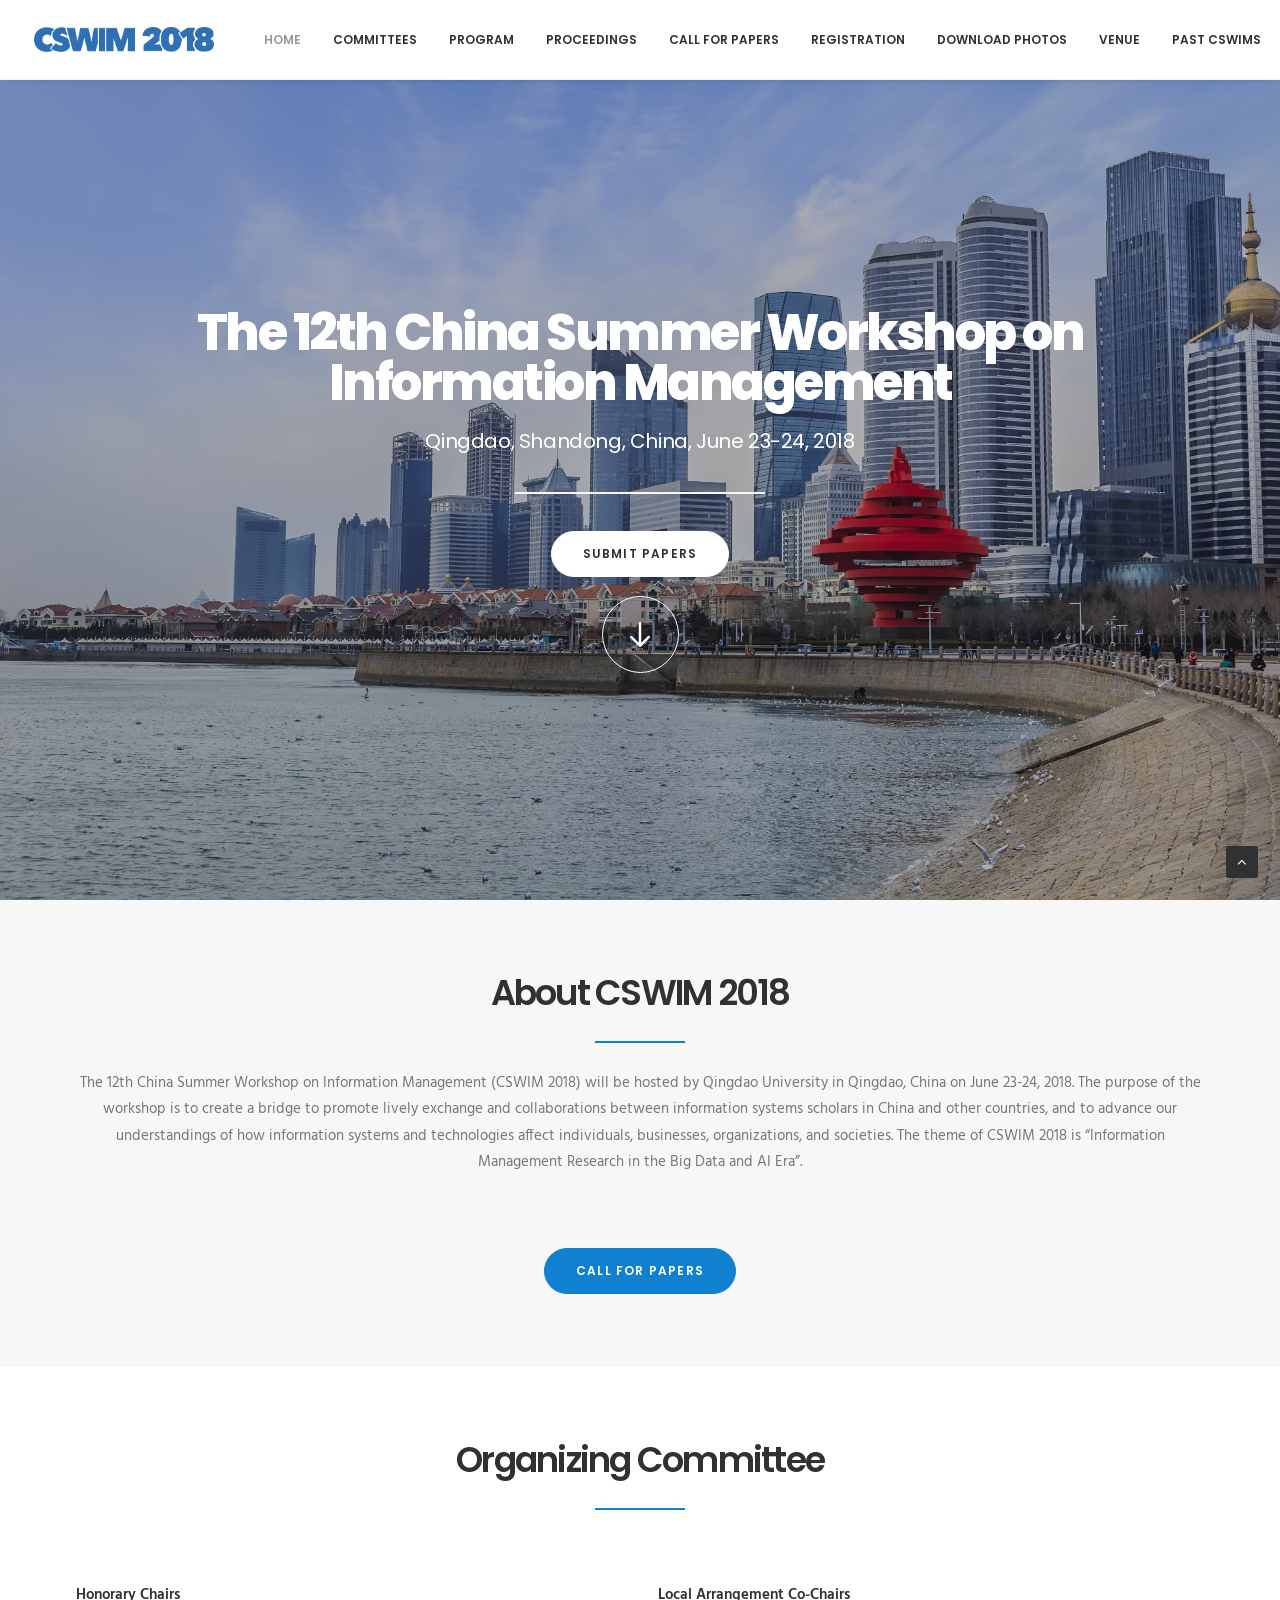
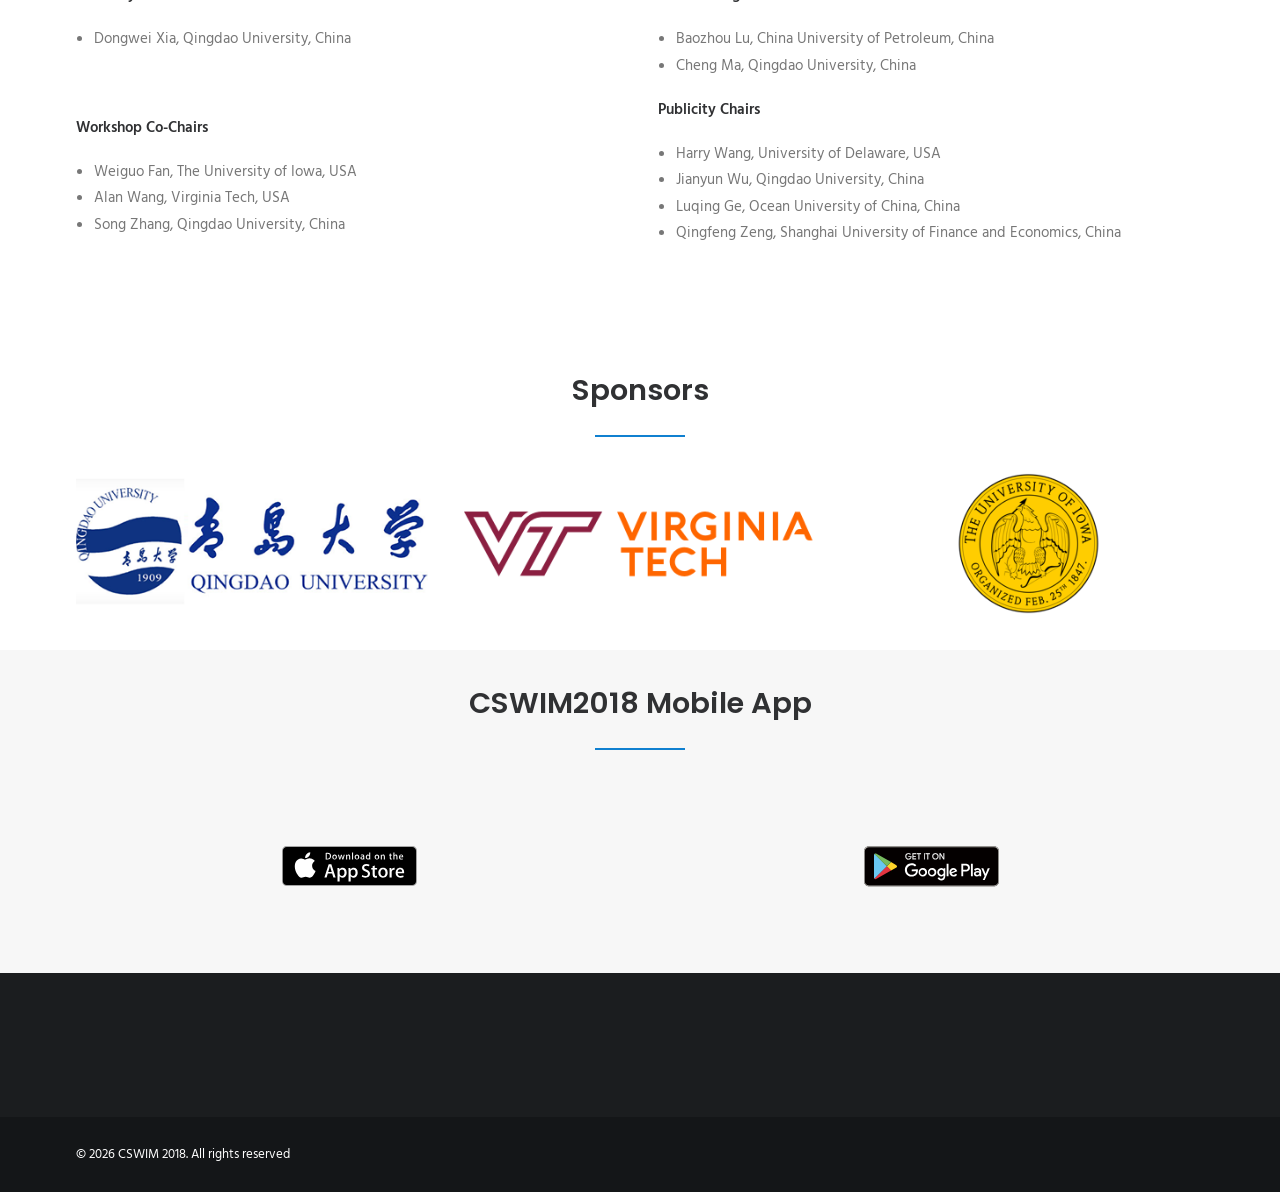
<file: index.html>
<!DOCTYPE html><html class="no-touch" lang="en-US" xmlns="http://www.w3.org/1999/xhtml"><head>
<meta http-equiv="Content-Type" content="text/html; charset=UTF-8">
<meta name="viewport" content="width=device-width, initial-scale=1">
<link rel="profile" href="http://gmpg.org/xfn/11">
<link rel="pingback" href="https://2018.cswimworkshop.org/xmlrpc.php">
<title>CSWIM 2018 – The 12th China Summer Workshop on Information Management</title>
<meta name="robots" content="max-image-preview:large">
<link rel="dns-prefetch" href="//fonts.googleapis.com">
<link rel="alternate" type="application/rss+xml" title="CSWIM 2018 » Feed" href="https://2018.cswimworkshop.org/feed/">
<link rel="alternate" type="application/rss+xml" title="CSWIM 2018 » Comments Feed" href="https://2018.cswimworkshop.org/comments/feed/">
<link rel="alternate" title="oEmbed (JSON)" type="application/json+oembed" href="https://2018.cswimworkshop.org/wp-json/oembed/1.0/embed?url=https%3A%2F%2F2018.cswimworkshop.org%2F">
<link rel="alternate" title="oEmbed (XML)" type="text/xml+oembed" href="https://2018.cswimworkshop.org/wp-json/oembed/1.0/embed?url=https%3A%2F%2F2018.cswimworkshop.org%2F&amp;format=xml">
<style id="wp-img-auto-sizes-contain-inline-css">
img:is([sizes=auto i],[sizes^="auto," i]){contain-intrinsic-size:3000px 1500px}
/*# sourceURL=wp-img-auto-sizes-contain-inline-css */
</style>
<style id="wp-emoji-styles-inline-css">

	img.wp-smiley, img.emoji {
		display: inline !important;
		border: none !important;
		box-shadow: none !important;
		height: 1em !important;
		width: 1em !important;
		margin: 0 0.07em !important;
		vertical-align: -0.1em !important;
		background: none !important;
		padding: 0 !important;
	}
/*# sourceURL=wp-emoji-styles-inline-css */
</style>
<style id="wp-block-library-inline-css">
:root{--wp-block-synced-color:#7a00df;--wp-block-synced-color--rgb:122,0,223;--wp-bound-block-color:var(--wp-block-synced-color);--wp-editor-canvas-background:#ddd;--wp-admin-theme-color:#007cba;--wp-admin-theme-color--rgb:0,124,186;--wp-admin-theme-color-darker-10:#006ba1;--wp-admin-theme-color-darker-10--rgb:0,107,160.5;--wp-admin-theme-color-darker-20:#005a87;--wp-admin-theme-color-darker-20--rgb:0,90,135;--wp-admin-border-width-focus:2px}@media (min-resolution:192dpi){:root{--wp-admin-border-width-focus:1.5px}}.wp-element-button{cursor:pointer}:root .has-very-light-gray-background-color{background-color:#eee}:root .has-very-dark-gray-background-color{background-color:#313131}:root .has-very-light-gray-color{color:#eee}:root .has-very-dark-gray-color{color:#313131}:root .has-vivid-green-cyan-to-vivid-cyan-blue-gradient-background{background:linear-gradient(135deg,#00d084,#0693e3)}:root .has-purple-crush-gradient-background{background:linear-gradient(135deg,#34e2e4,#4721fb 50%,#ab1dfe)}:root .has-hazy-dawn-gradient-background{background:linear-gradient(135deg,#faaca8,#dad0ec)}:root .has-subdued-olive-gradient-background{background:linear-gradient(135deg,#fafae1,#67a671)}:root .has-atomic-cream-gradient-background{background:linear-gradient(135deg,#fdd79a,#004a59)}:root .has-nightshade-gradient-background{background:linear-gradient(135deg,#330968,#31cdcf)}:root .has-midnight-gradient-background{background:linear-gradient(135deg,#020381,#2874fc)}:root{--wp--preset--font-size--normal:16px;--wp--preset--font-size--huge:42px}.has-regular-font-size{font-size:1em}.has-larger-font-size{font-size:2.625em}.has-normal-font-size{font-size:var(--wp--preset--font-size--normal)}.has-huge-font-size{font-size:var(--wp--preset--font-size--huge)}:root .has-text-align-center{text-align:center}:root .has-text-align-left{text-align:left}:root .has-text-align-right{text-align:right}.has-fit-text{white-space:nowrap!important}#end-resizable-editor-section{display:none}.aligncenter{clear:both}.items-justified-left{justify-content:flex-start}.items-justified-center{justify-content:center}.items-justified-right{justify-content:flex-end}.items-justified-space-between{justify-content:space-between}.screen-reader-text{word-wrap:normal!important;border:0;clip-path:inset(50%);height:1px;margin:-1px;overflow:hidden;padding:0;position:absolute;width:1px}.screen-reader-text:focus{background-color:#ddd;clip-path:none;color:#444;display:block;font-size:1em;height:auto;left:5px;line-height:normal;padding:15px 23px 14px;text-decoration:none;top:5px;width:auto;z-index:100000}html :where(.has-border-color){border-style:solid}html :where([style*=border-color]){border-style:solid}html :where([style*=border-top-color]){border-top-style:solid}html :where([style*=border-right-color]){border-right-style:solid}html :where([style*=border-bottom-color]){border-bottom-style:solid}html :where([style*=border-left-color]){border-left-style:solid}html :where([style*=border-width]){border-style:solid}html :where([style*=border-top-width]){border-top-style:solid}html :where([style*=border-right-width]){border-right-style:solid}html :where([style*=border-bottom-width]){border-bottom-style:solid}html :where([style*=border-left-width]){border-left-style:solid}html :where(img[class*=wp-image-]){height:auto;max-width:100%}:where(figure){margin:0 0 1em}html :where(.is-position-sticky){--wp-admin--admin-bar--position-offset:var(--wp-admin--admin-bar--height,0px)}@media screen and (max-width:600px){html :where(.is-position-sticky){--wp-admin--admin-bar--position-offset:0px}}

/*# sourceURL=/wp-includes/css/dist/block-library/common.min.css */
</style>
<style id="classic-theme-styles-inline-css">
/*! This file is auto-generated */
.wp-block-button__link{color:#fff;background-color:#32373c;border-radius:9999px;box-shadow:none;text-decoration:none;padding:calc(.667em + 2px) calc(1.333em + 2px);font-size:1.125em}.wp-block-file__button{background:#32373c;color:#fff;text-decoration:none}
/*# sourceURL=/wp-includes/css/classic-themes.min.css */
</style>

<style id="global-styles-inline-css">
:root{--wp--preset--aspect-ratio--square: 1;--wp--preset--aspect-ratio--4-3: 4/3;--wp--preset--aspect-ratio--3-4: 3/4;--wp--preset--aspect-ratio--3-2: 3/2;--wp--preset--aspect-ratio--2-3: 2/3;--wp--preset--aspect-ratio--16-9: 16/9;--wp--preset--aspect-ratio--9-16: 9/16;--wp--preset--color--black: #000000;--wp--preset--color--cyan-bluish-gray: #abb8c3;--wp--preset--color--white: #ffffff;--wp--preset--color--pale-pink: #f78da7;--wp--preset--color--vivid-red: #cf2e2e;--wp--preset--color--luminous-vivid-orange: #ff6900;--wp--preset--color--luminous-vivid-amber: #fcb900;--wp--preset--color--light-green-cyan: #7bdcb5;--wp--preset--color--vivid-green-cyan: #00d084;--wp--preset--color--pale-cyan-blue: #8ed1fc;--wp--preset--color--vivid-cyan-blue: #0693e3;--wp--preset--color--vivid-purple: #9b51e0;--wp--preset--gradient--vivid-cyan-blue-to-vivid-purple: linear-gradient(135deg,rgb(6,147,227) 0%,rgb(155,81,224) 100%);--wp--preset--gradient--light-green-cyan-to-vivid-green-cyan: linear-gradient(135deg,rgb(122,220,180) 0%,rgb(0,208,130) 100%);--wp--preset--gradient--luminous-vivid-amber-to-luminous-vivid-orange: linear-gradient(135deg,rgb(252,185,0) 0%,rgb(255,105,0) 100%);--wp--preset--gradient--luminous-vivid-orange-to-vivid-red: linear-gradient(135deg,rgb(255,105,0) 0%,rgb(207,46,46) 100%);--wp--preset--gradient--very-light-gray-to-cyan-bluish-gray: linear-gradient(135deg,rgb(238,238,238) 0%,rgb(169,184,195) 100%);--wp--preset--gradient--cool-to-warm-spectrum: linear-gradient(135deg,rgb(74,234,220) 0%,rgb(151,120,209) 20%,rgb(207,42,186) 40%,rgb(238,44,130) 60%,rgb(251,105,98) 80%,rgb(254,248,76) 100%);--wp--preset--gradient--blush-light-purple: linear-gradient(135deg,rgb(255,206,236) 0%,rgb(152,150,240) 100%);--wp--preset--gradient--blush-bordeaux: linear-gradient(135deg,rgb(254,205,165) 0%,rgb(254,45,45) 50%,rgb(107,0,62) 100%);--wp--preset--gradient--luminous-dusk: linear-gradient(135deg,rgb(255,203,112) 0%,rgb(199,81,192) 50%,rgb(65,88,208) 100%);--wp--preset--gradient--pale-ocean: linear-gradient(135deg,rgb(255,245,203) 0%,rgb(182,227,212) 50%,rgb(51,167,181) 100%);--wp--preset--gradient--electric-grass: linear-gradient(135deg,rgb(202,248,128) 0%,rgb(113,206,126) 100%);--wp--preset--gradient--midnight: linear-gradient(135deg,rgb(2,3,129) 0%,rgb(40,116,252) 100%);--wp--preset--font-size--small: 13px;--wp--preset--font-size--medium: 20px;--wp--preset--font-size--large: 36px;--wp--preset--font-size--x-large: 42px;--wp--preset--spacing--20: 0.44rem;--wp--preset--spacing--30: 0.67rem;--wp--preset--spacing--40: 1rem;--wp--preset--spacing--50: 1.5rem;--wp--preset--spacing--60: 2.25rem;--wp--preset--spacing--70: 3.38rem;--wp--preset--spacing--80: 5.06rem;--wp--preset--shadow--natural: 6px 6px 9px rgba(0, 0, 0, 0.2);--wp--preset--shadow--deep: 12px 12px 50px rgba(0, 0, 0, 0.4);--wp--preset--shadow--sharp: 6px 6px 0px rgba(0, 0, 0, 0.2);--wp--preset--shadow--outlined: 6px 6px 0px -3px rgb(255, 255, 255), 6px 6px rgb(0, 0, 0);--wp--preset--shadow--crisp: 6px 6px 0px rgb(0, 0, 0);}:where(body) { margin: 0; }:where(.is-layout-flex){gap: 0.5em;}:where(.is-layout-grid){gap: 0.5em;}body .is-layout-flex{display: flex;}.is-layout-flex{flex-wrap: wrap;align-items: center;}.is-layout-flex > :is(*, div){margin: 0;}body .is-layout-grid{display: grid;}.is-layout-grid > :is(*, div){margin: 0;}body{padding-top: 0px;padding-right: 0px;padding-bottom: 0px;padding-left: 0px;}:root :where(.wp-element-button, .wp-block-button__link){background-color: #32373c;border-width: 0;color: #fff;font-family: inherit;font-size: inherit;font-style: inherit;font-weight: inherit;letter-spacing: inherit;line-height: inherit;padding-top: calc(0.667em + 2px);padding-right: calc(1.333em + 2px);padding-bottom: calc(0.667em + 2px);padding-left: calc(1.333em + 2px);text-decoration: none;text-transform: inherit;}.has-black-color{color: var(--wp--preset--color--black) !important;}.has-cyan-bluish-gray-color{color: var(--wp--preset--color--cyan-bluish-gray) !important;}.has-white-color{color: var(--wp--preset--color--white) !important;}.has-pale-pink-color{color: var(--wp--preset--color--pale-pink) !important;}.has-vivid-red-color{color: var(--wp--preset--color--vivid-red) !important;}.has-luminous-vivid-orange-color{color: var(--wp--preset--color--luminous-vivid-orange) !important;}.has-luminous-vivid-amber-color{color: var(--wp--preset--color--luminous-vivid-amber) !important;}.has-light-green-cyan-color{color: var(--wp--preset--color--light-green-cyan) !important;}.has-vivid-green-cyan-color{color: var(--wp--preset--color--vivid-green-cyan) !important;}.has-pale-cyan-blue-color{color: var(--wp--preset--color--pale-cyan-blue) !important;}.has-vivid-cyan-blue-color{color: var(--wp--preset--color--vivid-cyan-blue) !important;}.has-vivid-purple-color{color: var(--wp--preset--color--vivid-purple) !important;}.has-black-background-color{background-color: var(--wp--preset--color--black) !important;}.has-cyan-bluish-gray-background-color{background-color: var(--wp--preset--color--cyan-bluish-gray) !important;}.has-white-background-color{background-color: var(--wp--preset--color--white) !important;}.has-pale-pink-background-color{background-color: var(--wp--preset--color--pale-pink) !important;}.has-vivid-red-background-color{background-color: var(--wp--preset--color--vivid-red) !important;}.has-luminous-vivid-orange-background-color{background-color: var(--wp--preset--color--luminous-vivid-orange) !important;}.has-luminous-vivid-amber-background-color{background-color: var(--wp--preset--color--luminous-vivid-amber) !important;}.has-light-green-cyan-background-color{background-color: var(--wp--preset--color--light-green-cyan) !important;}.has-vivid-green-cyan-background-color{background-color: var(--wp--preset--color--vivid-green-cyan) !important;}.has-pale-cyan-blue-background-color{background-color: var(--wp--preset--color--pale-cyan-blue) !important;}.has-vivid-cyan-blue-background-color{background-color: var(--wp--preset--color--vivid-cyan-blue) !important;}.has-vivid-purple-background-color{background-color: var(--wp--preset--color--vivid-purple) !important;}.has-black-border-color{border-color: var(--wp--preset--color--black) !important;}.has-cyan-bluish-gray-border-color{border-color: var(--wp--preset--color--cyan-bluish-gray) !important;}.has-white-border-color{border-color: var(--wp--preset--color--white) !important;}.has-pale-pink-border-color{border-color: var(--wp--preset--color--pale-pink) !important;}.has-vivid-red-border-color{border-color: var(--wp--preset--color--vivid-red) !important;}.has-luminous-vivid-orange-border-color{border-color: var(--wp--preset--color--luminous-vivid-orange) !important;}.has-luminous-vivid-amber-border-color{border-color: var(--wp--preset--color--luminous-vivid-amber) !important;}.has-light-green-cyan-border-color{border-color: var(--wp--preset--color--light-green-cyan) !important;}.has-vivid-green-cyan-border-color{border-color: var(--wp--preset--color--vivid-green-cyan) !important;}.has-pale-cyan-blue-border-color{border-color: var(--wp--preset--color--pale-cyan-blue) !important;}.has-vivid-cyan-blue-border-color{border-color: var(--wp--preset--color--vivid-cyan-blue) !important;}.has-vivid-purple-border-color{border-color: var(--wp--preset--color--vivid-purple) !important;}.has-vivid-cyan-blue-to-vivid-purple-gradient-background{background: var(--wp--preset--gradient--vivid-cyan-blue-to-vivid-purple) !important;}.has-light-green-cyan-to-vivid-green-cyan-gradient-background{background: var(--wp--preset--gradient--light-green-cyan-to-vivid-green-cyan) !important;}.has-luminous-vivid-amber-to-luminous-vivid-orange-gradient-background{background: var(--wp--preset--gradient--luminous-vivid-amber-to-luminous-vivid-orange) !important;}.has-luminous-vivid-orange-to-vivid-red-gradient-background{background: var(--wp--preset--gradient--luminous-vivid-orange-to-vivid-red) !important;}.has-very-light-gray-to-cyan-bluish-gray-gradient-background{background: var(--wp--preset--gradient--very-light-gray-to-cyan-bluish-gray) !important;}.has-cool-to-warm-spectrum-gradient-background{background: var(--wp--preset--gradient--cool-to-warm-spectrum) !important;}.has-blush-light-purple-gradient-background{background: var(--wp--preset--gradient--blush-light-purple) !important;}.has-blush-bordeaux-gradient-background{background: var(--wp--preset--gradient--blush-bordeaux) !important;}.has-luminous-dusk-gradient-background{background: var(--wp--preset--gradient--luminous-dusk) !important;}.has-pale-ocean-gradient-background{background: var(--wp--preset--gradient--pale-ocean) !important;}.has-electric-grass-gradient-background{background: var(--wp--preset--gradient--electric-grass) !important;}.has-midnight-gradient-background{background: var(--wp--preset--gradient--midnight) !important;}.has-small-font-size{font-size: var(--wp--preset--font-size--small) !important;}.has-medium-font-size{font-size: var(--wp--preset--font-size--medium) !important;}.has-large-font-size{font-size: var(--wp--preset--font-size--large) !important;}.has-x-large-font-size{font-size: var(--wp--preset--font-size--x-large) !important;}
/*# sourceURL=global-styles-inline-css */
</style>

<link rel="stylesheet" id="contact-form-7-css" href="./wp-content/plugins/contact-form-7/includes/css/styles__ver=6.1.6.css" media="all">
<link rel="stylesheet" id="uncodefont-google-css" href="//fonts.googleapis.com/css?family=Poppins:300,regular,500,600,700%7CHind:300,regular,500,600,700%7CDroid+Serif:regular,italic,700,700italic%7CDosis:200,300,regular,500,600,700,800%7CPlayfair+Display:regular,italic,700,700italic,900,900italic%7COswald:300,regular,700%7CRoboto:100,100italic,300,300italic,regular,italic,500,500italic,700,700italic,900,900italic%7CSource+Sans+Pro:200,200italic,300,300italic,regular,italic,600,600italic,700,700italic,900,900italic&amp;subset=devanagari,latin-ext,latin,cyrillic,vietnamese,greek,cyrillic-ext,greek-ext&amp;ver=2.5.0" media="all">
<link rel="stylesheet" id="uncode-style-css" href="./wp-content/themes/uncode/library/css/style.css" media="all">
<style id="uncode-style-inline-css">

@media (min-width: 960px) { .limit-width { max-width: 1200px; margin: auto;}}
.menu-primary ul.menu-smart > li > a, .menu-primary ul.menu-smart li.dropdown > a, .menu-primary ul.menu-smart li.mega-menu > a, .vmenu-container ul.menu-smart > li > a, .vmenu-container ul.menu-smart li.dropdown > a { text-transform: uppercase; }
#changer-back-color { transition: background-color 1000ms cubic-bezier(0.25, 1, 0.5, 1) !important; } #changer-back-color > div { transition: opacity 1000ms cubic-bezier(0.25, 1, 0.5, 1) !important; } body.bg-changer-init.disable-hover .main-wrapper .style-light,  body.bg-changer-init.disable-hover .main-wrapper .style-light h1,  body.bg-changer-init.disable-hover .main-wrapper .style-light h2, body.bg-changer-init.disable-hover .main-wrapper .style-light h3, body.bg-changer-init.disable-hover .main-wrapper .style-light h4, body.bg-changer-init.disable-hover .main-wrapper .style-light h5, body.bg-changer-init.disable-hover .main-wrapper .style-light h6, body.bg-changer-init.disable-hover .main-wrapper .style-light a, body.bg-changer-init.disable-hover .main-wrapper .style-dark, body.bg-changer-init.disable-hover .main-wrapper .style-dark h1, body.bg-changer-init.disable-hover .main-wrapper .style-dark h2, body.bg-changer-init.disable-hover .main-wrapper .style-dark h3, body.bg-changer-init.disable-hover .main-wrapper .style-dark h4, body.bg-changer-init.disable-hover .main-wrapper .style-dark h5, body.bg-changer-init.disable-hover .main-wrapper .style-dark h6, body.bg-changer-init.disable-hover .main-wrapper .style-dark a { transition: color 1000ms cubic-bezier(0.25, 1, 0.5, 1) !important; } body.bg-changer-init.disable-hover .main-wrapper .heading-text-highlight-inner { transition-property: right, background; transition-duration: 1000ms }
/*# sourceURL=uncode-style-inline-css */
</style>
<link rel="stylesheet" id="uncode-icons-css" href="./wp-content/themes/uncode/library/css/uncode-icons.css" media="all">
<link rel="stylesheet" id="uncode-custom-style-css" href="./wp-content/themes/uncode/library/css/style-custom.css" media="all">
<script id="uncode-init-js-extra">
var SiteParameters = {"days":"days","hours":"hours","minutes":"minutes","seconds":"seconds","constant_scroll":"on","scroll_speed":"2","parallax_factor":"0.25","loading":"Loading\u2026","slide_name":"slide","slide_footer":"footer","ajax_url":"https://2018.cswimworkshop.org/wp-admin/admin-ajax.php","nonce_adaptive_images":"f650e86973","nonce_srcset_async":"601acc0209","enable_debug":"","block_mobile_videos":"","is_frontend_editor":"","mobile_parallax_allowed":"","wireframes_plugin_active":"","sticky_elements":"","lazyload_type":"","resize_quality":"90","register_metadata":"","bg_changer_time":"1000","update_wc_fragments":"1","optimize_shortpixel_image":"","custom_cursor_selector":"[href], .trigger-overlay, .owl-next, .owl-prev, .owl-dot, input[type=\"submit\"], button[type=\"submit\"], a[class^=\"ilightbox\"], .ilightbox-thumbnail, .ilightbox-prev, .ilightbox-next, .overlay-close, .unmodal-close, .qty-inset \u003E span, .share-button li, .uncode-post-titles .tmb.tmb-click-area, .btn-link, .tmb-click-row .t-inside","mobile_parallax_animation":""};
//# sourceURL=uncode-init-js-extra
</script>
<script id="uncode-init-js" src="./wp-content/themes/uncode/library/js/init.min.js"></script>
<script id="jquery-core-js" src="./wp-includes/js/jquery/jquery.min__ver=3.7.1.js"></script>
<script id="jquery-migrate-js" src="./wp-includes/js/jquery/jquery-migrate.min__ver=3.4.1.js"></script>
<link rel="https://api.w.org/" href="https://2018.cswimworkshop.org/wp-json/"><link rel="alternate" title="JSON" type="application/json" href="https://2018.cswimworkshop.org/wp-json/wp/v2/pages/37056"><link rel="EditURI" type="application/rsd+xml" title="RSD" href="https://2018.cswimworkshop.org/xmlrpc.php?rsd">
<meta name="generator" content="WordPress 7.0.1">
<link rel="canonical" href="https://2018.cswimworkshop.org/">
<link rel="shortlink" href="https://2018.cswimworkshop.org/">
<style>.recentcomments a{display:inline !important;padding:0 !important;margin:0 !important;}</style><!--[if lte IE 9]><link rel="stylesheet" type="text/css" href="./wp-content/plugins/uncode-js_composer/assets/css/vc_lte_ie9.min.css" media="screen"><![endif]--><!--[if IE  8]><link rel="stylesheet" type="text/css" href="./wp-content/plugins/uncode-js_composer/assets/css/vc-ie8.min.css" media="screen"><![endif]--><link rel="icon" href="./wp-content/uploads/2017/01/cropped-favicon-32x32.png" sizes="32x32">
<link rel="icon" href="./wp-content/uploads/2017/01/cropped-favicon-192x192.png" sizes="192x192">
<link rel="apple-touch-icon" href="./wp-content/uploads/2017/01/cropped-favicon-180x180.png">
<meta name="msapplication-TileImage" content="https://2018.cswimworkshop.org/wp-content/uploads/2017/01/cropped-favicon-270x270.png">
<style type="text/css" data-type="vc_shortcodes-custom-css">.vc_custom_1497892025186{margin-bottom: 50px !important;padding-top: 60px !important;}</style><noscript><style type="text/css"> .wpb_animate_when_almost_visible { opacity: 1; }</style></noscript></head>
<body class="home wp-singular page-template-default page page-id-37056 wp-theme-uncode  style-color-wayh-bg hormenu-position-left megamenu-full-submenu hmenu hmenu-position-right header-full-width main-center-align mobile-parallax-not-allowed ilb-no-bounce qw-body-scroll-disabled wpb-js-composer js-comp-ver-4.12.1 vc_responsive" data-border="0">
		<div class="body-borders" data-border="0"><div class="top-border body-border-shadow"></div><div class="right-border body-border-shadow"></div><div class="bottom-border body-border-shadow"></div><div class="left-border body-border-shadow"></div><div class="top-border style-light-bg"></div><div class="right-border style-light-bg"></div><div class="bottom-border style-light-bg"></div><div class="left-border style-light-bg"></div></div>	<div class="box-wrapper">
		<div class="box-container">
		<script type="text/javascript" id="initBox">UNCODE.initBox();</script>
		<div class="menu-wrapper menu-shrink menu-hide-only menu-no-arrows">
													
													<header id="masthead" class="navbar menu-primary menu-light submenu-dark menu-transparent menu-add-padding style-light-original menu-absolute menu-with-logo">
														<div class="menu-container menu-hide style-color-xsdn-bg menu-borders menu-shadows">
															<div class="row-menu">
																<div class="row-menu-inner">
																	<div id="logo-container-mobile" class="col-lg-0 logo-container middle">
																		<div id="main-logo" class="navbar-header style-light">
																			<a href="./index.html" class="navbar-brand" data-minheight="14"><div class="logo-image main-logo  logo-light" data-maxheight="25" style="height: 25px;"><img fetchpriority="high" decoding="async" src="./wp-content/uploads/2017/01/CSWIM2018-blue.png" alt="logo" width="1094" height="152" class="img-responsive"></div><div class="logo-image main-logo  logo-dark" data-maxheight="25" style="height: 25px;display:none;"><img decoding="async" src="./wp-content/uploads/2017/01/CSWIM2018-white.png" alt="logo" width="1094" height="152" class="img-responsive"></div></a>
																		</div>
																		<div class="mmb-container"><div class="mobile-additional-icons"></div><div class="mobile-menu-button mobile-menu-button-light lines-button"><span class="lines"><span></span></span></div></div>
																	</div>
																	<div class="col-lg-12 main-menu-container middle">
																		<div class="menu-horizontal">
																			<div class="menu-horizontal-inner">
																				<div class="nav navbar-nav navbar-main navbar-nav-first"><ul id="menu-main-menu" class="menu-primary-inner menu-smart sm"><li id="menu-item-54080" class="menu-item menu-item-type-post_type menu-item-object-page menu-item-home current-menu-item page_item page-item-37056 current_page_item menu-item-54080 active menu-item-link"><a title="Home" href="./index.html">Home<i class="fa fa-angle-right fa-dropdown"></i></a></li>
<li id="menu-item-55016" class="menu-item menu-item-type-custom menu-item-object-custom menu-item-has-children menu-item-55016 dropdown menu-item-link"><a title="Committees" href="./index.html" data-toggle="dropdown" class="dropdown-toggle" data-type="title">Committees<i class="fa fa-angle-down fa-dropdown"></i></a>
<ul role="menu" class="drop-menu">
	<li id="menu-item-55019" class="menu-item menu-item-type-post_type menu-item-object-page menu-item-55019"><a title="Organizing Committee" href="./organizing-committee/index.html">Organizing Committee<i class="fa fa-angle-right fa-dropdown"></i></a></li>
	<li id="menu-item-55017" class="menu-item menu-item-type-post_type menu-item-object-page menu-item-55017"><a title="Advisory Committee" href="./advisory-committee/index.html">Advisory Committee<i class="fa fa-angle-right fa-dropdown"></i></a></li>
	<li id="menu-item-55018" class="menu-item menu-item-type-post_type menu-item-object-page menu-item-55018"><a title="Program Committee" href="./program-committee/index.html">Program Committee<i class="fa fa-angle-right fa-dropdown"></i></a></li>
	<li id="menu-item-55070" class="menu-item menu-item-type-post_type menu-item-object-page menu-item-55070"><a title="Best Paper Committee" href="./best-paper-committee/index.html">Best Paper Committee<i class="fa fa-angle-right fa-dropdown"></i></a></li>
</ul>
</li>
<li id="menu-item-55129" class="menu-item menu-item-type-custom menu-item-object-custom menu-item-has-children menu-item-55129 dropdown menu-item-link"><a title="Program" href="./index.html" data-toggle="dropdown" class="dropdown-toggle" data-type="title">Program<i class="fa fa-angle-down fa-dropdown"></i></a>
<ul role="menu" class="drop-menu">
	<li id="menu-item-55115" class="menu-item menu-item-type-post_type menu-item-object-page menu-item-55115"><a title="Keynote Speakers" href="./keynote-speakers/index.html">Keynote Speakers<i class="fa fa-angle-right fa-dropdown"></i></a></li>
	<li id="menu-item-55171" class="menu-item menu-item-type-custom menu-item-object-custom menu-item-55171"><a title="Download Program (pdf)" href="http://2018.cswimworkshop.org/wp-content/uploads/2017/01/CSWIM2018-Program.pdf">Download Program (pdf)<i class="fa fa-angle-right fa-dropdown"></i></a></li>
	<li id="menu-item-55128" class="menu-item menu-item-type-post_type menu-item-object-page menu-item-55128"><a title="Schedule" href="./schedule/index.html">Schedule<i class="fa fa-angle-right fa-dropdown"></i></a></li>
</ul>
</li>
<li id="menu-item-55180" class="menu-item menu-item-type-post_type menu-item-object-page menu-item-55180 menu-item-link"><a title="Proceedings" href="./proceedings/index.html">Proceedings<i class="fa fa-angle-right fa-dropdown"></i></a></li>
<li id="menu-item-54188" class="menu-item menu-item-type-post_type menu-item-object-page menu-item-54188 menu-item-link"><a title="Call for Papers" href="./call-for-papers/index.html">Call for Papers<i class="fa fa-angle-right fa-dropdown"></i></a></li>
<li id="menu-item-55053" class="menu-item menu-item-type-post_type menu-item-object-page menu-item-55053 menu-item-link"><a title="Registration" href="./registration/index.html">Registration<i class="fa fa-angle-right fa-dropdown"></i></a></li>
<li id="menu-item-55187" class="menu-item menu-item-type-custom menu-item-object-custom menu-item-55187 menu-item-link"><a title="Download Photos" href="https://pan.baidu.com/s/1Al6X3M-5N5d1iRhJA-kOzQ">Download Photos<i class="fa fa-angle-right fa-dropdown"></i></a></li>
<li id="menu-item-55006" class="menu-item menu-item-type-custom menu-item-object-custom menu-item-has-children menu-item-55006 dropdown menu-item-link"><a title="Venue" href="./index.html" data-toggle="dropdown" class="dropdown-toggle" data-type="title">Venue<i class="fa fa-angle-down fa-dropdown"></i></a>
<ul role="menu" class="drop-menu">
	<li id="menu-item-55008" class="menu-item menu-item-type-post_type menu-item-object-page menu-item-55008"><a title="Venue and Accommodation" href="./venue/index.html">Venue and Accommodation<i class="fa fa-angle-right fa-dropdown"></i></a></li>
	<li id="menu-item-55007" class="menu-item menu-item-type-post_type menu-item-object-page menu-item-55007"><a title="Tours in Qingdao" href="./tours/index.html">Tours in Qingdao<i class="fa fa-angle-right fa-dropdown"></i></a></li>
</ul>
</li>
<li id="menu-item-54414" class="menu-item menu-item-type-custom menu-item-object-custom menu-item-54414 menu-item-link"><a title="Past CSWIMs" href="http://cswimworkshop.org">Past CSWIMs<i class="fa fa-angle-right fa-dropdown"></i></a></li>
</ul></div><div class="nav navbar-nav navbar-nav-last"><ul class="menu-smart sm menu-icons"><li class="menu-item-link search-icon style-light dropdown "><a href="./index.html" class="trigger-overlay search-icon" data-area="search" data-container="box-container">
													<i class="fa fa-search3"></i><span class="desktop-hidden"><span>Search</span></span><i class="fa fa-angle-down fa-dropdown desktop-hidden"></i>
													</a><ul role="menu" class="drop-menu desktop-hidden">
														<li>
															<form class="search ccc" method="get" action="https://2018.cswimworkshop.org/">
																<input type="search" class="search-field no-livesearch" placeholder="Search…" value="" name="s" title="Search…"></form>
														</li>
													</ul></li></ul></div></div>
																		</div>
																	</div>
																</div>
															</div>
														</div>
													</header>
												</div>			<script type="text/javascript" id="fixMenuHeight">UNCODE.fixMenuHeight();</script>
			<div class="main-wrapper">
				<div class="main-container">
					<div class="page-wrapper">
						<div class="sections-container">
<div id="page-header" data-imgready="true"><div class="header-wrapper header-uncode-block header-scroll-opacity">
									<div data-parent="true" class="vc_row row-container" id="row-unique-0"><div class="row no-top-padding no-bottom-padding no-h-padding row-slider row-parent row-header" data-height-ratio="full"><div class="owl-carousel-wrapper"><div class="uncode-slider owl-carousel-container owl-dots-inside owl-dots-align-center"><div id="uslider_1780174058" class="owl-carousel owl-element owl-dots-inside owl-height-forced" data-fade="true" data-loop="false" data-autoheight="false" data-nav="true" data-dotsmobile="true" data-dots="true" data-navspeed="400" data-autoplay="true" data-timeout="3000" data-lg="1" data-md="1" data-sm="1" data-limit-width="false"><div class="vc_row style-color-wayh-bg row-internal row-container"><div class="row-background background-element">
											<div class="background-wrapper">
												<div class="background-inner" style="background-image: url(./wp-content/uploads/2015/09/shutterstock_418528633.jpg);background-repeat: no-repeat;background-position: center center;background-attachment: scroll;background-size: cover;" data-imgready="true"></div>
												<div class="block-bg-overlay style-color-wayh-bg" style="opacity: 0.3;"></div>
											</div>
										</div><div class="row single-top-padding single-bottom-padding single-h-padding row-child limit-width"><div class="wpb_row row-inner"><div class="wpb_column pos-middle pos-center align_center column_child col-lg-12 half-internal-gutter"><div class="uncol style-dark"><div class="uncoltable"><div class="uncell no-block-padding"><div class="uncont"><div class="vc_custom_heading_wrap "><div class="heading-text el-text bottom-t-top" data-delay="400"><h2 class="font-762333 fontsize-155944 fontheight-179065 fontspace-111509 font-weight-800"><span>The 12th China Summer Workshop on Information Management</span></h2></div><div class="clear"></div></div><div class="vc_custom_heading_wrap "><div class="heading-text el-text bottom-t-top" data-delay="800"><h5 class="font-762333 h4 fontheight-357766 fontspace-781688 font-weight-400"><span>Qingdao, Shandong, China, June 23-24, 2018</span></h5></div><div class="clear"></div></div><div class="empty-space empty-half"><span class="empty-space-inner"></span></div>
<div class="divider-wrapper bottom-t-top" data-delay="1000">
    <hr class="border-color-lxmt-color separator-no-padding" style="width: 250px;border-top-width: 2px;">
</div>
<div class="empty-space empty-half"><span class="empty-space-inner"></span></div>
<span class="btn-container bottom-t-top" data-delay="1200"><a href="http://2018.cswimworkshop.org/call-for-papers/" class="custom-link btn btn-default btn-circle btn-icon-left" title="Download the Mobile App" onclick="trackOutboundLink('http://www.conferency.com/cswim2017 _blank'); return false;">SUBMIT PAPERS</a></span><div class="bottom-t-top icon-box icon-box-top" data-delay="800" data-speed="600"><div class="icon-box-icon fa-container" style="margin-bottom: 0px;"><a href="./index.html#about" class="fa fa-stack fa-2x btn-default fa-rounded btn-outline custom-link"><i class="fa fa-arrow-down2"></i></a></div></div></div></div></div></div></div></div></div></div></div><div class="uncode_slider-dot_classes single-h-padding owl-dots-classes"></div></div></div><script id="script-row-unique-0" data-row="script-row-unique-0" type="text/javascript" class="vc_controls">UNCODE.initRow(document.getElementById("row-unique-0"));</script></div></div></div></div><script type="text/javascript">UNCODE.initHeader();</script><article id="post-37056" class="page-body style-color-xsdn-bg post-37056 page type-page status-publish hentry">
						<div class="post-wrapper">
							<div class="post-body"><div class="post-content un-no-sidebar-layout"><div data-parent="true" class="vc_row style-color-lxmt-bg row-container onepage-section" data-label="about" data-name="about" id="row-unique-1"><div class="row double-top-padding no-bottom-padding single-h-padding limit-width row-parent"><div class="wpb_row row-inner"><div class="wpb_column pos-top pos-center align_center column_parent col-lg-12 double-internal-gutter"><div class="uncol style-light"><div class="uncoltable"><div class="uncell no-block-padding"><div class="uncont"><div class="vc_custom_heading_wrap "><div class="heading-text el-text"><h2 class="font-762333 h1 fontspace-111509 text-capitalize"><span>About CSWIM 2018</span></h2><hr class="separator-break separator-accent"><div class="text-lead text-top-reduced"><p>The 12th China Summer Workshop on Information Management (CSWIM 2018) will be hosted by Qingdao University in Qingdao, China on June 23-24, 2018. The purpose of the workshop is to create a bridge to promote lively exchange and collaborations between information systems scholars in China and other countries, and to advance our understandings of how information systems and technologies affect individuals, businesses, organizations, and societies. The theme of CSWIM 2018 is “Information Management Research in the Big Data and AI Era”.</p>
</div></div><div class="clear"></div></div><span class="btn-container"><a href="http://2018.cswimworkshop.org/call-for-papers/" class="custom-link btn btn-accent btn-circle btn-icon-left" title="Call for Papers">Call for Papers</a></span><div class="empty-space empty-double"><span class="empty-space-inner"></span></div>
</div></div></div></div></div><script id="script-row-unique-1" data-row="script-row-unique-1" type="text/javascript" class="vc_controls">UNCODE.initRow(document.getElementById("row-unique-1"));</script></div></div></div><div data-parent="true" class="vc_row row-container onepage-section" data-label="organization" data-name="organization" id="row-unique-2"><div class="row double-top-padding double-bottom-padding single-h-padding limit-width row-parent"><div class="wpb_row row-inner"><div class="wpb_column pos-top pos-center align_center column_parent col-lg-12 double-internal-gutter"><div class="uncol style-light"><div class="uncoltable"><div class="uncell no-block-padding"><div class="uncont"><div class="vc_custom_heading_wrap "><div class="heading-text el-text"><h2 class="font-762333 h1 fontspace-111509 text-capitalize"><span>Organizing Committee</span></h2><hr class="separator-break separator-accent"></div><div class="clear"></div></div><div class="vc_row row-internal row-container"><div class="row row-child"><div class="wpb_row row-inner"><div class="wpb_column pos-top pos-center align_left column_child col-lg-6 single-internal-gutter"><div class="uncol style-light"><div class="uncoltable"><div class="uncell no-block-padding"><div class="uncont"><div class="uncode_text_column"><p><b>Honorary Chairs&nbsp;</b></p>
<ul>
<li>Dongwei Xia, Qingdao University, China</li>
</ul>
<p>&nbsp;</p>
<p><b>Workshop Co-Chairs&nbsp;</b></p>
<ul>
<li>Weiguo Fan, The University of Iowa, USA</li>
<li>Alan Wang, Virginia&nbsp;Tech, USA</li>
<li>Song Zhang, Qingdao University, China</li>
</ul>
<h4></h4>
</div></div></div></div></div></div><div class="wpb_column pos-top pos-center align_left column_child col-lg-6 single-internal-gutter"><div class="uncol style-light"><div class="uncoltable"><div class="uncell no-block-padding"><div class="uncont"><div class="uncode_text_column"><p><b>Local Arrangement Co-Chairs&nbsp;</b></p>
<ul>
<li>Baozhou Lu, China University of Petroleum, China</li>
<li>Cheng Ma, Qingdao University, China</li>
</ul>
<p><b>Publicity Chairs&nbsp;</b></p>
<ul>
<li>Harry Wang, University of Delaware, USA</li>
<li>Jianyun Wu, Qingdao University, China</li>
<li>Luqing Ge, Ocean University of China, China</li>
<li>Qingfeng Zeng, Shanghai University of Finance and Economics, China</li>
</ul>
</div></div></div></div></div></div></div></div></div></div></div></div></div></div><script id="script-row-unique-2" data-row="script-row-unique-2" type="text/javascript" class="vc_controls">UNCODE.initRow(document.getElementById("row-unique-2"));</script></div></div></div><div data-parent="true" class="vc_row row-container" id="row-unique-3"><div class="row limit-width row-parent"><div class="wpb_row row-inner"><div class="wpb_column pos-top pos-center align_center column_parent col-lg-12 single-internal-gutter"><div class="uncol style-light"><div class="uncoltable"><div class="uncell no-block-padding"><div class="uncont"><div class="vc_custom_heading_wrap "><div class="heading-text el-text"><h2 class="font-762333 h2"><span>Sponsors</span></h2><hr class="separator-break separator-accent"></div><div class="clear"></div></div><div class="vc_row row-internal row-container"><div class="row row-child"><div class="wpb_row row-inner"><div class="wpb_column pos-top pos-center align_center column_child col-lg-4 single-internal-gutter"><div class="uncol style-light"><div class="uncoltable"><div class="uncell no-block-padding"><div class="uncont"><div class="uncode-single-media  text-center"><div class="single-wrapper" style="max-width: 400px;"><a class="single-media-link" href="http://www.qdu.edu.cn/" target=" _blank"><div class="tmb tmb-light  tmb-media-first tmb-media-last tmb-content-overlay tmb-no-bg"><div class="t-inside"><div class="t-entry-visual"><div class="t-entry-visual-tc"><div class="uncode-single-media-wrapper"><div class="t-entry-visual-overlay"><div class="t-entry-visual-overlay-in style-dark-bg" style="opacity: 0.5;"></div></div><img decoding="async" class="wp-image-55076" src="./wp-content/uploads/2018/04/Qingdao-University.png" width="400" height="161" alt="" srcset="./wp-content/uploads/2018/04/Qingdao-University.png 400w, ./wp-content/uploads/2018/04/Qingdao-University-300x121.png 300w" sizes="(max-width: 400px) 100vw, 400px"></div>
					</div>
				</div></div></div></a></div></div></div></div></div></div></div><div class="wpb_column pos-top pos-center align_center column_child col-lg-4 single-internal-gutter"><div class="uncol style-light"><div class="uncoltable"><div class="uncell no-block-padding"><div class="uncont"><div class="uncode-single-media  text-center"><div class="single-wrapper" style="max-width: 400px;"><a class="single-media-link" href="https://vt.edu" target=" _blank"><div class="tmb tmb-light  tmb-media-first tmb-media-last tmb-content-overlay tmb-no-bg"><div class="t-inside"><div class="t-entry-visual"><div class="t-entry-visual-tc"><div class="uncode-single-media-wrapper"><div class="t-entry-visual-overlay"><div class="t-entry-visual-overlay-in style-dark-bg" style="opacity: 0.5;"></div></div><img decoding="async" class="wp-image-55075" src="./wp-content/uploads/2018/04/VT.png" width="400" height="161" alt="" srcset="./wp-content/uploads/2018/04/VT.png 400w, ./wp-content/uploads/2018/04/VT-300x121.png 300w" sizes="(max-width: 400px) 100vw, 400px"></div>
					</div>
				</div></div></div></a></div></div></div></div></div></div></div><div class="wpb_column pos-top pos-center align_left column_child col-lg-4 single-internal-gutter"><div class="uncol style-light"><div class="uncoltable"><div class="uncell no-block-padding"><div class="uncont"><div class="uncode-single-media  text-left"><div class="single-wrapper" style="max-width: 100%;"><div class="tmb tmb-light  tmb-media-first tmb-media-last tmb-content-overlay tmb-no-bg"><div class="t-inside"><div class="t-entry-visual"><div class="t-entry-visual-tc"><div class="uncode-single-media-wrapper"><div class="t-entry-visual-overlay"><div class="t-entry-visual-overlay-in style-dark-bg" style="opacity: 0.5;"></div></div><img decoding="async" class="wp-image-55167" src="./wp-content/uploads/2018/06/iowa.png" width="400" height="161" alt="" srcset="./wp-content/uploads/2018/06/iowa.png 400w, ./wp-content/uploads/2018/06/iowa-300x121.png 300w" sizes="(max-width: 400px) 100vw, 400px"></div>
					</div>
				</div></div></div></div></div></div></div></div></div></div></div></div></div></div></div></div></div></div><script id="script-row-unique-3" data-row="script-row-unique-3" type="text/javascript" class="vc_controls">UNCODE.initRow(document.getElementById("row-unique-3"));</script></div></div></div><div data-parent="true" class="vc_row style-color-lxmt-bg row-container onepage-section" data-label="app" data-name="app" id="row-unique-4"><div class="row limit-width row-parent"><div class="wpb_row row-inner"><div class="wpb_column pos-top pos-center align_center column_parent col-lg-12 single-internal-gutter"><div class="uncol style-light"><div class="uncoltable"><div class="uncell no-block-padding"><div class="uncont"><div class="vc_custom_heading_wrap "><div class="heading-text el-text"><h2 class="font-762333 h2"><span>CSWIM2018 Mobile App</span></h2><hr class="separator-break separator-accent"></div><div class="clear"></div></div><div class="vc_row vc_custom_1497892025186 row-internal row-container" style="margin-bottom: 50px ;padding-top: 60px ;"><div class="row row-child"><div class="wpb_row row-inner"><div class="wpb_column pos-top pos-center align_center column_child col-lg-6 single-internal-gutter"><div class="uncol style-light"><div class="uncoltable"><div class="uncell no-block-padding"><div class="uncont"><div class="uncode-single-media  text-center"><div class="single-wrapper" style="max-width: 400px;"><a class="single-media-link" href="https://itunes.apple.com/us/app/conferency/id1246305811?mt=8"><div class="tmb tmb-light  tmb-media-first tmb-media-last tmb-content-overlay tmb-no-bg"><div class="t-inside"><div class="t-entry-visual"><div class="t-entry-visual-tc"><div class="uncode-single-media-wrapper"><div class="t-entry-visual-overlay"><div class="t-entry-visual-overlay-in style-dark-bg" style="opacity: 0.5;"></div></div><div class="fluid-svg"><div id="icon-722462" style="width:135px" class="icon-media"><img decoding="async" src="./wp-content/uploads/2017/01/Download_on_the_App_Store_Badge_US-UK_135x40.svg" alt=""></div></div></div>
					</div>
				</div></div></div></a></div></div></div></div></div></div></div><div class="wpb_column pos-top pos-center align_center column_child col-lg-6 single-internal-gutter"><div class="uncol style-light"><div class="uncoltable"><div class="uncell no-block-padding"><div class="uncont"><div class="uncode-single-media  text-center"><div class="single-wrapper" style="max-width: 400px;"><a class="single-media-link" href="https://play.google.com/store/apps/details?id=com.conferency.main"><div class="tmb tmb-light  tmb-media-first tmb-media-last tmb-content-overlay tmb-no-bg"><div class="t-inside"><div class="t-entry-visual"><div class="t-entry-visual-tc"><div class="uncode-single-media-wrapper"><div class="t-entry-visual-overlay"><div class="t-entry-visual-overlay-in style-dark-bg" style="opacity: 0.5;"></div></div><div class="fluid-svg"><div id="icon-169137" style="width:135px" class="icon-media"><img decoding="async" src="./wp-content/uploads/2017/01/Googleplay.svg" alt=""></div></div></div>
					</div>
				</div></div></div></a></div></div></div></div></div></div></div></div></div></div></div></div></div></div></div><script id="script-row-unique-4" data-row="script-row-unique-4" type="text/javascript" class="vc_controls">UNCODE.initRow(document.getElementById("row-unique-4"));</script></div></div></div></div></div>
						</div>
					</article>
								</div><!-- sections container -->
							</div><!-- page wrapper -->
												<footer id="colophon" class="site-footer">
							<div data-parent="true" class="vc_row style-color-rgdb-bg row-container mobile-hidden" id="row-unique-5"><div class="row double-top-padding double-bottom-padding single-h-padding limit-width row-parent"><div class="wpb_row row-inner"><div class="wpb_column pos-top pos-left align_left column_parent col-lg-4 col-md-33 half-internal-gutter"><div class="uncol style-dark"><div class="uncoltable"><div class="uncell no-block-padding"><div class="uncont"></div></div></div></div></div><div class="wpb_column pos-top pos-left align_left column_parent col-lg-4 col-md-33 single-internal-gutter"><div class="uncol style-dark"><div class="uncoltable"><div class="uncell no-block-padding"><div class="uncont"></div></div></div></div></div><div class="wpb_column pos-top pos-left align_left column_parent col-lg-4 col-md-33 single-internal-gutter"><div class="uncol style-dark"><div class="uncoltable"><div class="uncell no-block-padding"><div class="uncont"></div></div></div></div></div><script id="script-row-unique-5" data-row="script-row-unique-5" type="text/javascript" class="vc_controls">UNCODE.initRow(document.getElementById("row-unique-5"));</script></div></div></div><div class="row-container style-dark-bg footer-last">
		  					<div class="row row-parent style-dark limit-width no-top-padding no-h-padding no-bottom-padding">
									<div class="site-info uncell col-lg-6 pos-middle text-left">© 2026 CSWIM 2018. All rights reserved</div><!-- site info -->
								</div>
							</div>						</footer>
																	</div><!-- main container -->
				</div><!-- main wrapper -->
							</div><!-- box container -->
					</div><!-- box wrapper -->
		<div class="style-light footer-scroll-top"><a href="./index.html" class="scroll-top"><i class="fa fa-angle-up fa-stack btn-default btn-hover-nobg"></i></a></div>
					<div class="overlay overlay-sequential style-dark style-dark-bg overlay-search" data-area="search" data-container="box-container">
				<div class="mmb-container"><div class="menu-close-search mobile-menu-button menu-button-offcanvas mobile-menu-button-dark lines-button overlay-close close" data-area="search" data-container="box-container"><span class="lines"></span></div></div>
				<div class="search-container"><form action="https://2018.cswimworkshop.org/" method="get">
	<div class="search-container-inner">
		<input type="search" class="search-field form-fluid no-livesearch" placeholder="Search…" value="" name="s" title="Search for:">
		<i class="fa fa-search3"></i>

			</div>
</form>
</div>
			</div>
		
	<script type="speculationrules">
{"prefetch":[{"source":"document","where":{"and":[{"href_matches":"/*"},{"not":{"href_matches":["/wp-*.php","/wp-admin/*","/wp-content/uploads/*","/wp-content/*","/wp-content/plugins/*","/wp-content/themes/uncode/*","/*\\?(.+)"]}},{"not":{"selector_matches":"a[rel~=\"nofollow\"]"}},{"not":{"selector_matches":".no-prefetch, .no-prefetch a"}}]},"eagerness":"conservative"}]}
</script>
<script id="wp-hooks-js" src="./wp-includes/js/dist/hooks.min__ver=7496969728ca0f95732d.js"></script>
<script id="wp-i18n-js" src="./wp-includes/js/dist/i18n.min__ver=781d11515ad3d91786ec.js"></script>
<script id="wp-i18n-js-after">
wp.i18n.setLocaleData( { 'text direction\u0004ltr': [ 'ltr' ] } );
//# sourceURL=wp-i18n-js-after
</script>
<script id="swv-js" src="./wp-content/plugins/contact-form-7/includes/swv/js/index__ver=6.1.6.js"></script>
<script id="contact-form-7-js-before">
var wpcf7 = {
    "api": {
        "root": "https:\/\/2018.cswimworkshop.org\/wp-json\/",
        "namespace": "contact-form-7\/v1"
    }
};
//# sourceURL=contact-form-7-js-before
</script>
<script id="contact-form-7-js" src="./wp-content/plugins/contact-form-7/includes/js/index__ver=6.1.6.js"></script>
<script id="mediaelement-core-js-before">
var mejsL10n = {"language":"en","strings":{"mejs.download-file":"Download File","mejs.install-flash":"You are using a browser that does not have Flash player enabled or installed. Please turn on your Flash player plugin or download the latest version from https://get.adobe.com/flashplayer/","mejs.fullscreen":"Fullscreen","mejs.play":"Play","mejs.pause":"Pause","mejs.time-slider":"Time Slider","mejs.time-help-text":"Use Left/Right Arrow keys to advance one second, Up/Down arrows to advance ten seconds.","mejs.live-broadcast":"Live Broadcast","mejs.volume-help-text":"Use Up/Down Arrow keys to increase or decrease volume.","mejs.unmute":"Unmute","mejs.mute":"Mute","mejs.volume-slider":"Volume Slider","mejs.video-player":"Video Player","mejs.audio-player":"Audio Player","mejs.captions-subtitles":"Captions/Subtitles","mejs.captions-chapters":"Chapters","mejs.none":"None","mejs.afrikaans":"Afrikaans","mejs.albanian":"Albanian","mejs.arabic":"Arabic","mejs.belarusian":"Belarusian","mejs.bulgarian":"Bulgarian","mejs.catalan":"Catalan","mejs.chinese":"Chinese","mejs.chinese-simplified":"Chinese (Simplified)","mejs.chinese-traditional":"Chinese (Traditional)","mejs.croatian":"Croatian","mejs.czech":"Czech","mejs.danish":"Danish","mejs.dutch":"Dutch","mejs.english":"English","mejs.estonian":"Estonian","mejs.filipino":"Filipino","mejs.finnish":"Finnish","mejs.french":"French","mejs.galician":"Galician","mejs.german":"German","mejs.greek":"Greek","mejs.haitian-creole":"Haitian Creole","mejs.hebrew":"Hebrew","mejs.hindi":"Hindi","mejs.hungarian":"Hungarian","mejs.icelandic":"Icelandic","mejs.indonesian":"Indonesian","mejs.irish":"Irish","mejs.italian":"Italian","mejs.japanese":"Japanese","mejs.korean":"Korean","mejs.latvian":"Latvian","mejs.lithuanian":"Lithuanian","mejs.macedonian":"Macedonian","mejs.malay":"Malay","mejs.maltese":"Maltese","mejs.norwegian":"Norwegian","mejs.persian":"Persian","mejs.polish":"Polish","mejs.portuguese":"Portuguese","mejs.romanian":"Romanian","mejs.russian":"Russian","mejs.serbian":"Serbian","mejs.slovak":"Slovak","mejs.slovenian":"Slovenian","mejs.spanish":"Spanish","mejs.swahili":"Swahili","mejs.swedish":"Swedish","mejs.tagalog":"Tagalog","mejs.thai":"Thai","mejs.turkish":"Turkish","mejs.ukrainian":"Ukrainian","mejs.vietnamese":"Vietnamese","mejs.welsh":"Welsh","mejs.yiddish":"Yiddish"}};
//# sourceURL=mediaelement-core-js-before
</script>
<script id="mediaelement-core-js" src="./wp-includes/js/mediaelement/mediaelement-and-player.min__ver=4.2.17.js"></script>
<script id="mediaelement-migrate-js" src="./wp-includes/js/mediaelement/mediaelement-migrate.min__ver=7.0.1.js"></script>
<script id="mediaelement-js-extra">
var _wpmejsSettings = {"pluginPath":"/wp-includes/js/mediaelement/","classPrefix":"mejs-","stretching":"responsive","audioShortcodeLibrary":"mediaelement","videoShortcodeLibrary":"mediaelement"};
//# sourceURL=mediaelement-js-extra
</script>
<script id="wp-mediaelement-js" src="./wp-includes/js/mediaelement/wp-mediaelement.min__ver=7.0.1.js"></script>
<script id="uncode-plugins-js" src="./wp-content/themes/uncode/library/js/plugins.min.js"></script>
<script id="uncode-app-js" src="./wp-content/themes/uncode/library/js/app.min.js"></script>
<script id="wp-emoji-settings" type="application/json">
{"baseUrl":"https://s.w.org/images/core/emoji/17.0.2/72x72/","ext":".png","svgUrl":"https://s.w.org/images/core/emoji/17.0.2/svg/","svgExt":".svg","source":{"concatemoji":"https://2018.cswimworkshop.org/wp-includes/js/wp-emoji-release.min.js?ver=7.0.1"}}
</script>
<script type="module">
/*! This file is auto-generated */
const a=JSON.parse(document.getElementById("wp-emoji-settings").textContent),o=(window._wpemojiSettings=a,"wpEmojiSettingsSupports"),s=["flag","emoji"];function i(e){try{var t={supportTests:e,timestamp:(new Date).valueOf()};sessionStorage.setItem(o,JSON.stringify(t))}catch(e){}}function c(e,t,n){e.clearRect(0,0,e.canvas.width,e.canvas.height),e.fillText(t,0,0);t=new Uint32Array(e.getImageData(0,0,e.canvas.width,e.canvas.height).data);e.clearRect(0,0,e.canvas.width,e.canvas.height),e.fillText(n,0,0);const a=new Uint32Array(e.getImageData(0,0,e.canvas.width,e.canvas.height).data);return t.every((e,t)=>e===a[t])}function p(e,t){e.clearRect(0,0,e.canvas.width,e.canvas.height),e.fillText(t,0,0);var n=e.getImageData(16,16,1,1);for(let e=0;e<n.data.length;e++)if(0!==n.data[e])return!1;return!0}function u(e,t,n,a){switch(t){case"flag":return n(e,"\ud83c\udff3\ufe0f\u200d\u26a7\ufe0f","\ud83c\udff3\ufe0f\u200b\u26a7\ufe0f")?!1:!n(e,"\ud83c\udde8\ud83c\uddf6","\ud83c\udde8\u200b\ud83c\uddf6")&&!n(e,"\ud83c\udff4\udb40\udc67\udb40\udc62\udb40\udc65\udb40\udc6e\udb40\udc67\udb40\udc7f","\ud83c\udff4\u200b\udb40\udc67\u200b\udb40\udc62\u200b\udb40\udc65\u200b\udb40\udc6e\u200b\udb40\udc67\u200b\udb40\udc7f");case"emoji":return!a(e,"\ud83e\u1fac8")}return!1}function f(e,t,n,a){let r;const o=(r="undefined"!=typeof WorkerGlobalScope&&self instanceof WorkerGlobalScope?new OffscreenCanvas(300,150):document.createElement("canvas")).getContext("2d",{willReadFrequently:!0}),s=(o.textBaseline="top",o.font="600 32px Arial",{});return e.forEach(e=>{s[e]=t(o,e,n,a)}),s}function r(e){var t=document.createElement("script");t.src=e,t.defer=!0,document.head.appendChild(t)}a.supports={everything:!0,everythingExceptFlag:!0},new Promise(t=>{let n=function(){try{var e=JSON.parse(sessionStorage.getItem(o));if("object"==typeof e&&"number"==typeof e.timestamp&&(new Date).valueOf()<e.timestamp+604800&&"object"==typeof e.supportTests)return e.supportTests}catch(e){}return null}();if(!n){if("undefined"!=typeof Worker&&"undefined"!=typeof OffscreenCanvas&&"undefined"!=typeof URL&&URL.createObjectURL&&"undefined"!=typeof Blob)try{var e="postMessage("+f.toString()+"("+[JSON.stringify(s),u.toString(),c.toString(),p.toString()].join(",")+"));",a=new Blob([e],{type:"text/javascript"});const r=new Worker(URL.createObjectURL(a),{name:"wpTestEmojiSupports"});return void(r.onmessage=e=>{i(n=e.data),r.terminate(),t(n)})}catch(e){}i(n=f(s,u,c,p))}t(n)}).then(e=>{for(const n in e)a.supports[n]=e[n],a.supports.everything=a.supports.everything&&a.supports[n],"flag"!==n&&(a.supports.everythingExceptFlag=a.supports.everythingExceptFlag&&a.supports[n]);var t;a.supports.everythingExceptFlag=a.supports.everythingExceptFlag&&!a.supports.flag,a.supports.everything||((t=a.source||{}).concatemoji?r(t.concatemoji):t.wpemoji&&t.twemoji&&(r(t.twemoji),r(t.wpemoji)))});
//# sourceURL=https://2018.cswimworkshop.org/wp-includes/js/wp-emoji-loader.min.js
</script>


</body></html>
</file>
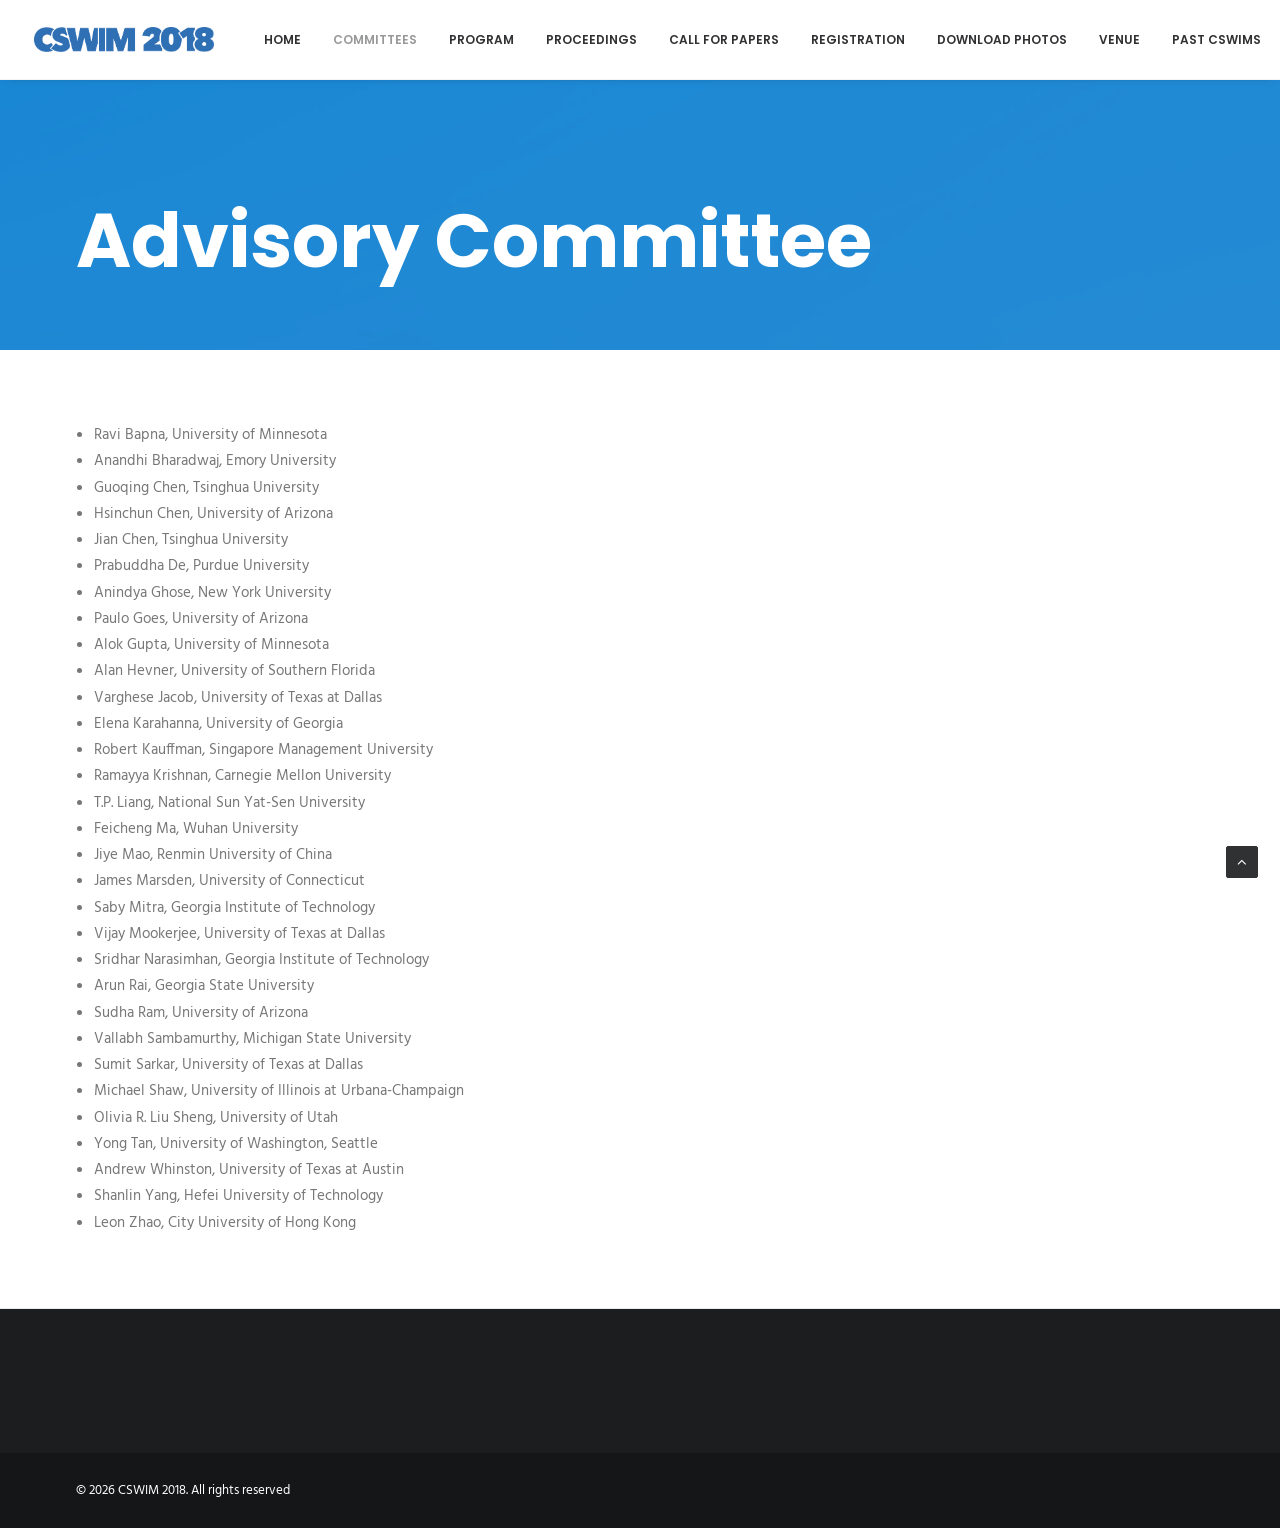
<file: advisory-committee/index.html>
<!DOCTYPE html><html class="no-touch" lang="en-US" xmlns="http://www.w3.org/1999/xhtml"><head>
<meta http-equiv="Content-Type" content="text/html; charset=UTF-8">
<meta name="viewport" content="width=device-width, initial-scale=1">
<link rel="profile" href="http://gmpg.org/xfn/11">
<link rel="pingback" href="https://2018.cswimworkshop.org/xmlrpc.php">
<title>Advisory Committee – CSWIM 2018</title>
<meta name="robots" content="max-image-preview:large">
<link rel="dns-prefetch" href="//fonts.googleapis.com">
<link rel="alternate" type="application/rss+xml" title="CSWIM 2018 » Feed" href="https://2018.cswimworkshop.org/feed/">
<link rel="alternate" type="application/rss+xml" title="CSWIM 2018 » Comments Feed" href="https://2018.cswimworkshop.org/comments/feed/">
<link rel="alternate" type="application/rss+xml" title="CSWIM 2018 » Advisory Committee Comments Feed" href="https://2018.cswimworkshop.org/advisory-committee/feed/">
<link rel="alternate" title="oEmbed (JSON)" type="application/json+oembed" href="https://2018.cswimworkshop.org/wp-json/oembed/1.0/embed?url=https%3A%2F%2F2018.cswimworkshop.org%2Fadvisory-committee%2F">
<link rel="alternate" title="oEmbed (XML)" type="text/xml+oembed" href="https://2018.cswimworkshop.org/wp-json/oembed/1.0/embed?url=https%3A%2F%2F2018.cswimworkshop.org%2Fadvisory-committee%2F&amp;format=xml">
<style id="wp-img-auto-sizes-contain-inline-css">
img:is([sizes=auto i],[sizes^="auto," i]){contain-intrinsic-size:3000px 1500px}
/*# sourceURL=wp-img-auto-sizes-contain-inline-css */
</style>
<style id="wp-emoji-styles-inline-css">

	img.wp-smiley, img.emoji {
		display: inline !important;
		border: none !important;
		box-shadow: none !important;
		height: 1em !important;
		width: 1em !important;
		margin: 0 0.07em !important;
		vertical-align: -0.1em !important;
		background: none !important;
		padding: 0 !important;
	}
/*# sourceURL=wp-emoji-styles-inline-css */
</style>
<style id="wp-block-library-inline-css">
:root{--wp-block-synced-color:#7a00df;--wp-block-synced-color--rgb:122,0,223;--wp-bound-block-color:var(--wp-block-synced-color);--wp-editor-canvas-background:#ddd;--wp-admin-theme-color:#007cba;--wp-admin-theme-color--rgb:0,124,186;--wp-admin-theme-color-darker-10:#006ba1;--wp-admin-theme-color-darker-10--rgb:0,107,160.5;--wp-admin-theme-color-darker-20:#005a87;--wp-admin-theme-color-darker-20--rgb:0,90,135;--wp-admin-border-width-focus:2px}@media (min-resolution:192dpi){:root{--wp-admin-border-width-focus:1.5px}}.wp-element-button{cursor:pointer}:root .has-very-light-gray-background-color{background-color:#eee}:root .has-very-dark-gray-background-color{background-color:#313131}:root .has-very-light-gray-color{color:#eee}:root .has-very-dark-gray-color{color:#313131}:root .has-vivid-green-cyan-to-vivid-cyan-blue-gradient-background{background:linear-gradient(135deg,#00d084,#0693e3)}:root .has-purple-crush-gradient-background{background:linear-gradient(135deg,#34e2e4,#4721fb 50%,#ab1dfe)}:root .has-hazy-dawn-gradient-background{background:linear-gradient(135deg,#faaca8,#dad0ec)}:root .has-subdued-olive-gradient-background{background:linear-gradient(135deg,#fafae1,#67a671)}:root .has-atomic-cream-gradient-background{background:linear-gradient(135deg,#fdd79a,#004a59)}:root .has-nightshade-gradient-background{background:linear-gradient(135deg,#330968,#31cdcf)}:root .has-midnight-gradient-background{background:linear-gradient(135deg,#020381,#2874fc)}:root{--wp--preset--font-size--normal:16px;--wp--preset--font-size--huge:42px}.has-regular-font-size{font-size:1em}.has-larger-font-size{font-size:2.625em}.has-normal-font-size{font-size:var(--wp--preset--font-size--normal)}.has-huge-font-size{font-size:var(--wp--preset--font-size--huge)}:root .has-text-align-center{text-align:center}:root .has-text-align-left{text-align:left}:root .has-text-align-right{text-align:right}.has-fit-text{white-space:nowrap!important}#end-resizable-editor-section{display:none}.aligncenter{clear:both}.items-justified-left{justify-content:flex-start}.items-justified-center{justify-content:center}.items-justified-right{justify-content:flex-end}.items-justified-space-between{justify-content:space-between}.screen-reader-text{word-wrap:normal!important;border:0;clip-path:inset(50%);height:1px;margin:-1px;overflow:hidden;padding:0;position:absolute;width:1px}.screen-reader-text:focus{background-color:#ddd;clip-path:none;color:#444;display:block;font-size:1em;height:auto;left:5px;line-height:normal;padding:15px 23px 14px;text-decoration:none;top:5px;width:auto;z-index:100000}html :where(.has-border-color){border-style:solid}html :where([style*=border-color]){border-style:solid}html :where([style*=border-top-color]){border-top-style:solid}html :where([style*=border-right-color]){border-right-style:solid}html :where([style*=border-bottom-color]){border-bottom-style:solid}html :where([style*=border-left-color]){border-left-style:solid}html :where([style*=border-width]){border-style:solid}html :where([style*=border-top-width]){border-top-style:solid}html :where([style*=border-right-width]){border-right-style:solid}html :where([style*=border-bottom-width]){border-bottom-style:solid}html :where([style*=border-left-width]){border-left-style:solid}html :where(img[class*=wp-image-]){height:auto;max-width:100%}:where(figure){margin:0 0 1em}html :where(.is-position-sticky){--wp-admin--admin-bar--position-offset:var(--wp-admin--admin-bar--height,0px)}@media screen and (max-width:600px){html :where(.is-position-sticky){--wp-admin--admin-bar--position-offset:0px}}

/*# sourceURL=/wp-includes/css/dist/block-library/common.min.css */
</style>
<style id="classic-theme-styles-inline-css">
/*! This file is auto-generated */
.wp-block-button__link{color:#fff;background-color:#32373c;border-radius:9999px;box-shadow:none;text-decoration:none;padding:calc(.667em + 2px) calc(1.333em + 2px);font-size:1.125em}.wp-block-file__button{background:#32373c;color:#fff;text-decoration:none}
/*# sourceURL=/wp-includes/css/classic-themes.min.css */
</style>

<style id="global-styles-inline-css">
:root{--wp--preset--aspect-ratio--square: 1;--wp--preset--aspect-ratio--4-3: 4/3;--wp--preset--aspect-ratio--3-4: 3/4;--wp--preset--aspect-ratio--3-2: 3/2;--wp--preset--aspect-ratio--2-3: 2/3;--wp--preset--aspect-ratio--16-9: 16/9;--wp--preset--aspect-ratio--9-16: 9/16;--wp--preset--color--black: #000000;--wp--preset--color--cyan-bluish-gray: #abb8c3;--wp--preset--color--white: #ffffff;--wp--preset--color--pale-pink: #f78da7;--wp--preset--color--vivid-red: #cf2e2e;--wp--preset--color--luminous-vivid-orange: #ff6900;--wp--preset--color--luminous-vivid-amber: #fcb900;--wp--preset--color--light-green-cyan: #7bdcb5;--wp--preset--color--vivid-green-cyan: #00d084;--wp--preset--color--pale-cyan-blue: #8ed1fc;--wp--preset--color--vivid-cyan-blue: #0693e3;--wp--preset--color--vivid-purple: #9b51e0;--wp--preset--gradient--vivid-cyan-blue-to-vivid-purple: linear-gradient(135deg,rgb(6,147,227) 0%,rgb(155,81,224) 100%);--wp--preset--gradient--light-green-cyan-to-vivid-green-cyan: linear-gradient(135deg,rgb(122,220,180) 0%,rgb(0,208,130) 100%);--wp--preset--gradient--luminous-vivid-amber-to-luminous-vivid-orange: linear-gradient(135deg,rgb(252,185,0) 0%,rgb(255,105,0) 100%);--wp--preset--gradient--luminous-vivid-orange-to-vivid-red: linear-gradient(135deg,rgb(255,105,0) 0%,rgb(207,46,46) 100%);--wp--preset--gradient--very-light-gray-to-cyan-bluish-gray: linear-gradient(135deg,rgb(238,238,238) 0%,rgb(169,184,195) 100%);--wp--preset--gradient--cool-to-warm-spectrum: linear-gradient(135deg,rgb(74,234,220) 0%,rgb(151,120,209) 20%,rgb(207,42,186) 40%,rgb(238,44,130) 60%,rgb(251,105,98) 80%,rgb(254,248,76) 100%);--wp--preset--gradient--blush-light-purple: linear-gradient(135deg,rgb(255,206,236) 0%,rgb(152,150,240) 100%);--wp--preset--gradient--blush-bordeaux: linear-gradient(135deg,rgb(254,205,165) 0%,rgb(254,45,45) 50%,rgb(107,0,62) 100%);--wp--preset--gradient--luminous-dusk: linear-gradient(135deg,rgb(255,203,112) 0%,rgb(199,81,192) 50%,rgb(65,88,208) 100%);--wp--preset--gradient--pale-ocean: linear-gradient(135deg,rgb(255,245,203) 0%,rgb(182,227,212) 50%,rgb(51,167,181) 100%);--wp--preset--gradient--electric-grass: linear-gradient(135deg,rgb(202,248,128) 0%,rgb(113,206,126) 100%);--wp--preset--gradient--midnight: linear-gradient(135deg,rgb(2,3,129) 0%,rgb(40,116,252) 100%);--wp--preset--font-size--small: 13px;--wp--preset--font-size--medium: 20px;--wp--preset--font-size--large: 36px;--wp--preset--font-size--x-large: 42px;--wp--preset--spacing--20: 0.44rem;--wp--preset--spacing--30: 0.67rem;--wp--preset--spacing--40: 1rem;--wp--preset--spacing--50: 1.5rem;--wp--preset--spacing--60: 2.25rem;--wp--preset--spacing--70: 3.38rem;--wp--preset--spacing--80: 5.06rem;--wp--preset--shadow--natural: 6px 6px 9px rgba(0, 0, 0, 0.2);--wp--preset--shadow--deep: 12px 12px 50px rgba(0, 0, 0, 0.4);--wp--preset--shadow--sharp: 6px 6px 0px rgba(0, 0, 0, 0.2);--wp--preset--shadow--outlined: 6px 6px 0px -3px rgb(255, 255, 255), 6px 6px rgb(0, 0, 0);--wp--preset--shadow--crisp: 6px 6px 0px rgb(0, 0, 0);}:where(body) { margin: 0; }:where(.is-layout-flex){gap: 0.5em;}:where(.is-layout-grid){gap: 0.5em;}body .is-layout-flex{display: flex;}.is-layout-flex{flex-wrap: wrap;align-items: center;}.is-layout-flex > :is(*, div){margin: 0;}body .is-layout-grid{display: grid;}.is-layout-grid > :is(*, div){margin: 0;}body{padding-top: 0px;padding-right: 0px;padding-bottom: 0px;padding-left: 0px;}:root :where(.wp-element-button, .wp-block-button__link){background-color: #32373c;border-width: 0;color: #fff;font-family: inherit;font-size: inherit;font-style: inherit;font-weight: inherit;letter-spacing: inherit;line-height: inherit;padding-top: calc(0.667em + 2px);padding-right: calc(1.333em + 2px);padding-bottom: calc(0.667em + 2px);padding-left: calc(1.333em + 2px);text-decoration: none;text-transform: inherit;}.has-black-color{color: var(--wp--preset--color--black) !important;}.has-cyan-bluish-gray-color{color: var(--wp--preset--color--cyan-bluish-gray) !important;}.has-white-color{color: var(--wp--preset--color--white) !important;}.has-pale-pink-color{color: var(--wp--preset--color--pale-pink) !important;}.has-vivid-red-color{color: var(--wp--preset--color--vivid-red) !important;}.has-luminous-vivid-orange-color{color: var(--wp--preset--color--luminous-vivid-orange) !important;}.has-luminous-vivid-amber-color{color: var(--wp--preset--color--luminous-vivid-amber) !important;}.has-light-green-cyan-color{color: var(--wp--preset--color--light-green-cyan) !important;}.has-vivid-green-cyan-color{color: var(--wp--preset--color--vivid-green-cyan) !important;}.has-pale-cyan-blue-color{color: var(--wp--preset--color--pale-cyan-blue) !important;}.has-vivid-cyan-blue-color{color: var(--wp--preset--color--vivid-cyan-blue) !important;}.has-vivid-purple-color{color: var(--wp--preset--color--vivid-purple) !important;}.has-black-background-color{background-color: var(--wp--preset--color--black) !important;}.has-cyan-bluish-gray-background-color{background-color: var(--wp--preset--color--cyan-bluish-gray) !important;}.has-white-background-color{background-color: var(--wp--preset--color--white) !important;}.has-pale-pink-background-color{background-color: var(--wp--preset--color--pale-pink) !important;}.has-vivid-red-background-color{background-color: var(--wp--preset--color--vivid-red) !important;}.has-luminous-vivid-orange-background-color{background-color: var(--wp--preset--color--luminous-vivid-orange) !important;}.has-luminous-vivid-amber-background-color{background-color: var(--wp--preset--color--luminous-vivid-amber) !important;}.has-light-green-cyan-background-color{background-color: var(--wp--preset--color--light-green-cyan) !important;}.has-vivid-green-cyan-background-color{background-color: var(--wp--preset--color--vivid-green-cyan) !important;}.has-pale-cyan-blue-background-color{background-color: var(--wp--preset--color--pale-cyan-blue) !important;}.has-vivid-cyan-blue-background-color{background-color: var(--wp--preset--color--vivid-cyan-blue) !important;}.has-vivid-purple-background-color{background-color: var(--wp--preset--color--vivid-purple) !important;}.has-black-border-color{border-color: var(--wp--preset--color--black) !important;}.has-cyan-bluish-gray-border-color{border-color: var(--wp--preset--color--cyan-bluish-gray) !important;}.has-white-border-color{border-color: var(--wp--preset--color--white) !important;}.has-pale-pink-border-color{border-color: var(--wp--preset--color--pale-pink) !important;}.has-vivid-red-border-color{border-color: var(--wp--preset--color--vivid-red) !important;}.has-luminous-vivid-orange-border-color{border-color: var(--wp--preset--color--luminous-vivid-orange) !important;}.has-luminous-vivid-amber-border-color{border-color: var(--wp--preset--color--luminous-vivid-amber) !important;}.has-light-green-cyan-border-color{border-color: var(--wp--preset--color--light-green-cyan) !important;}.has-vivid-green-cyan-border-color{border-color: var(--wp--preset--color--vivid-green-cyan) !important;}.has-pale-cyan-blue-border-color{border-color: var(--wp--preset--color--pale-cyan-blue) !important;}.has-vivid-cyan-blue-border-color{border-color: var(--wp--preset--color--vivid-cyan-blue) !important;}.has-vivid-purple-border-color{border-color: var(--wp--preset--color--vivid-purple) !important;}.has-vivid-cyan-blue-to-vivid-purple-gradient-background{background: var(--wp--preset--gradient--vivid-cyan-blue-to-vivid-purple) !important;}.has-light-green-cyan-to-vivid-green-cyan-gradient-background{background: var(--wp--preset--gradient--light-green-cyan-to-vivid-green-cyan) !important;}.has-luminous-vivid-amber-to-luminous-vivid-orange-gradient-background{background: var(--wp--preset--gradient--luminous-vivid-amber-to-luminous-vivid-orange) !important;}.has-luminous-vivid-orange-to-vivid-red-gradient-background{background: var(--wp--preset--gradient--luminous-vivid-orange-to-vivid-red) !important;}.has-very-light-gray-to-cyan-bluish-gray-gradient-background{background: var(--wp--preset--gradient--very-light-gray-to-cyan-bluish-gray) !important;}.has-cool-to-warm-spectrum-gradient-background{background: var(--wp--preset--gradient--cool-to-warm-spectrum) !important;}.has-blush-light-purple-gradient-background{background: var(--wp--preset--gradient--blush-light-purple) !important;}.has-blush-bordeaux-gradient-background{background: var(--wp--preset--gradient--blush-bordeaux) !important;}.has-luminous-dusk-gradient-background{background: var(--wp--preset--gradient--luminous-dusk) !important;}.has-pale-ocean-gradient-background{background: var(--wp--preset--gradient--pale-ocean) !important;}.has-electric-grass-gradient-background{background: var(--wp--preset--gradient--electric-grass) !important;}.has-midnight-gradient-background{background: var(--wp--preset--gradient--midnight) !important;}.has-small-font-size{font-size: var(--wp--preset--font-size--small) !important;}.has-medium-font-size{font-size: var(--wp--preset--font-size--medium) !important;}.has-large-font-size{font-size: var(--wp--preset--font-size--large) !important;}.has-x-large-font-size{font-size: var(--wp--preset--font-size--x-large) !important;}
/*# sourceURL=global-styles-inline-css */
</style>

<link rel="stylesheet" id="contact-form-7-css" href="../wp-content/plugins/contact-form-7/includes/css/styles__ver=6.1.6.css" media="all">
<link rel="stylesheet" id="uncodefont-google-css" href="//fonts.googleapis.com/css?family=Poppins:300,regular,500,600,700%7CHind:300,regular,500,600,700%7CDroid+Serif:regular,italic,700,700italic%7CDosis:200,300,regular,500,600,700,800%7CPlayfair+Display:regular,italic,700,700italic,900,900italic%7COswald:300,regular,700%7CRoboto:100,100italic,300,300italic,regular,italic,500,500italic,700,700italic,900,900italic%7CSource+Sans+Pro:200,200italic,300,300italic,regular,italic,600,600italic,700,700italic,900,900italic&amp;subset=devanagari,latin-ext,latin,cyrillic,vietnamese,greek,cyrillic-ext,greek-ext&amp;ver=2.5.0" media="all">
<link rel="stylesheet" id="uncode-style-css" href="../wp-content/themes/uncode/library/css/style.css" media="all">
<style id="uncode-style-inline-css">

@media (min-width: 960px) { .limit-width { max-width: 1200px; margin: auto;}}
.menu-primary ul.menu-smart > li > a, .menu-primary ul.menu-smart li.dropdown > a, .menu-primary ul.menu-smart li.mega-menu > a, .vmenu-container ul.menu-smart > li > a, .vmenu-container ul.menu-smart li.dropdown > a { text-transform: uppercase; }
#changer-back-color { transition: background-color 1000ms cubic-bezier(0.25, 1, 0.5, 1) !important; } #changer-back-color > div { transition: opacity 1000ms cubic-bezier(0.25, 1, 0.5, 1) !important; } body.bg-changer-init.disable-hover .main-wrapper .style-light,  body.bg-changer-init.disable-hover .main-wrapper .style-light h1,  body.bg-changer-init.disable-hover .main-wrapper .style-light h2, body.bg-changer-init.disable-hover .main-wrapper .style-light h3, body.bg-changer-init.disable-hover .main-wrapper .style-light h4, body.bg-changer-init.disable-hover .main-wrapper .style-light h5, body.bg-changer-init.disable-hover .main-wrapper .style-light h6, body.bg-changer-init.disable-hover .main-wrapper .style-light a, body.bg-changer-init.disable-hover .main-wrapper .style-dark, body.bg-changer-init.disable-hover .main-wrapper .style-dark h1, body.bg-changer-init.disable-hover .main-wrapper .style-dark h2, body.bg-changer-init.disable-hover .main-wrapper .style-dark h3, body.bg-changer-init.disable-hover .main-wrapper .style-dark h4, body.bg-changer-init.disable-hover .main-wrapper .style-dark h5, body.bg-changer-init.disable-hover .main-wrapper .style-dark h6, body.bg-changer-init.disable-hover .main-wrapper .style-dark a { transition: color 1000ms cubic-bezier(0.25, 1, 0.5, 1) !important; } body.bg-changer-init.disable-hover .main-wrapper .heading-text-highlight-inner { transition-property: right, background; transition-duration: 1000ms }
/*# sourceURL=uncode-style-inline-css */
</style>
<link rel="stylesheet" id="uncode-icons-css" href="../wp-content/themes/uncode/library/css/uncode-icons.css" media="all">
<link rel="stylesheet" id="uncode-custom-style-css" href="../wp-content/themes/uncode/library/css/style-custom.css" media="all">
<script id="uncode-init-js-extra">
var SiteParameters = {"days":"days","hours":"hours","minutes":"minutes","seconds":"seconds","constant_scroll":"on","scroll_speed":"2","parallax_factor":"0.25","loading":"Loading\u2026","slide_name":"slide","slide_footer":"footer","ajax_url":"https://2018.cswimworkshop.org/wp-admin/admin-ajax.php","nonce_adaptive_images":"f650e86973","nonce_srcset_async":"601acc0209","enable_debug":"","block_mobile_videos":"","is_frontend_editor":"","mobile_parallax_allowed":"","wireframes_plugin_active":"","sticky_elements":"","lazyload_type":"","resize_quality":"90","register_metadata":"","bg_changer_time":"1000","update_wc_fragments":"1","optimize_shortpixel_image":"","custom_cursor_selector":"[href], .trigger-overlay, .owl-next, .owl-prev, .owl-dot, input[type=\"submit\"], button[type=\"submit\"], a[class^=\"ilightbox\"], .ilightbox-thumbnail, .ilightbox-prev, .ilightbox-next, .overlay-close, .unmodal-close, .qty-inset \u003E span, .share-button li, .uncode-post-titles .tmb.tmb-click-area, .btn-link, .tmb-click-row .t-inside","mobile_parallax_animation":""};
//# sourceURL=uncode-init-js-extra
</script>
<script id="uncode-init-js" src="../wp-content/themes/uncode/library/js/init.min.js"></script>
<script id="jquery-core-js" src="../wp-includes/js/jquery/jquery.min__ver=3.7.1.js"></script>
<script id="jquery-migrate-js" src="../wp-includes/js/jquery/jquery-migrate.min__ver=3.4.1.js"></script>
<link rel="https://api.w.org/" href="https://2018.cswimworkshop.org/wp-json/"><link rel="alternate" title="JSON" type="application/json" href="https://2018.cswimworkshop.org/wp-json/wp/v2/pages/54456"><link rel="EditURI" type="application/rsd+xml" title="RSD" href="https://2018.cswimworkshop.org/xmlrpc.php?rsd">
<meta name="generator" content="WordPress 7.0.1">
<link rel="canonical" href="./advisory-committee">
<link rel="shortlink" href="https://2018.cswimworkshop.org/?p=54456">
<style>.recentcomments a{display:inline !important;padding:0 !important;margin:0 !important;}</style><!--[if lte IE 9]><link rel="stylesheet" type="text/css" href="../wp-content/plugins/uncode-js_composer/assets/css/vc_lte_ie9.min.css" media="screen"><![endif]--><!--[if IE  8]><link rel="stylesheet" type="text/css" href="../wp-content/plugins/uncode-js_composer/assets/css/vc-ie8.min.css" media="screen"><![endif]--><link rel="icon" href="../wp-content/uploads/2017/01/cropped-favicon-32x32.png" sizes="32x32">
<link rel="icon" href="../wp-content/uploads/2017/01/cropped-favicon-192x192.png" sizes="192x192">
<link rel="apple-touch-icon" href="../wp-content/uploads/2017/01/cropped-favicon-180x180.png">
<meta name="msapplication-TileImage" content="https://2018.cswimworkshop.org/wp-content/uploads/2017/01/cropped-favicon-270x270.png">
<style type="text/css" data-type="vc_shortcodes-custom-css">.vc_custom_1438176136018{border-bottom-width: 1px !important;}</style><noscript><style type="text/css"> .wpb_animate_when_almost_visible { opacity: 1; }</style></noscript></head>
<body class="wp-singular page-template-default page page-id-54456 wp-theme-uncode  style-color-wayh-bg hormenu-position-left megamenu-full-submenu hmenu hmenu-position-right header-full-width main-center-align mobile-parallax-not-allowed ilb-no-bounce qw-body-scroll-disabled wpb-js-composer js-comp-ver-4.12.1 vc_responsive" data-border="0">
		<div class="body-borders" data-border="0"><div class="top-border body-border-shadow"></div><div class="right-border body-border-shadow"></div><div class="bottom-border body-border-shadow"></div><div class="left-border body-border-shadow"></div><div class="top-border style-light-bg"></div><div class="right-border style-light-bg"></div><div class="bottom-border style-light-bg"></div><div class="left-border style-light-bg"></div></div>	<div class="box-wrapper">
		<div class="box-container">
		<script type="text/javascript" id="initBox">UNCODE.initBox();</script>
		<div class="menu-wrapper menu-shrink menu-hide-only menu-no-arrows">
													
													<header id="masthead" class="navbar menu-primary menu-light submenu-dark menu-transparent menu-add-padding style-light-original menu-absolute menu-with-logo">
														<div class="menu-container menu-hide style-color-xsdn-bg menu-borders menu-shadows">
															<div class="row-menu">
																<div class="row-menu-inner">
																	<div id="logo-container-mobile" class="col-lg-0 logo-container middle">
																		<div id="main-logo" class="navbar-header style-light">
																			<a href="../index.html" class="navbar-brand" data-minheight="14"><div class="logo-image main-logo  logo-light" data-maxheight="25" style="height: 25px;"><img fetchpriority="high" decoding="async" src="../wp-content/uploads/2017/01/CSWIM2018-blue.png" alt="logo" width="1094" height="152" class="img-responsive"></div><div class="logo-image main-logo  logo-dark" data-maxheight="25" style="height: 25px;display:none;"><img decoding="async" src="../wp-content/uploads/2017/01/CSWIM2018-white.png" alt="logo" width="1094" height="152" class="img-responsive"></div></a>
																		</div>
																		<div class="mmb-container"><div class="mobile-additional-icons"></div><div class="mobile-menu-button mobile-menu-button-light lines-button"><span class="lines"><span></span></span></div></div>
																	</div>
																	<div class="col-lg-12 main-menu-container middle">
																		<div class="menu-horizontal">
																			<div class="menu-horizontal-inner">
																				<div class="nav navbar-nav navbar-main navbar-nav-first"><ul id="menu-main-menu" class="menu-primary-inner menu-smart sm"><li id="menu-item-54080" class="menu-item menu-item-type-post_type menu-item-object-page menu-item-home menu-item-54080 menu-item-link"><a title="Home" href="../index.html">Home<i class="fa fa-angle-right fa-dropdown"></i></a></li>
<li id="menu-item-55016" class="menu-item menu-item-type-custom menu-item-object-custom current-menu-ancestor current-menu-parent menu-item-has-children menu-item-55016 dropdown menu-item-link"><a title="Committees" href="./index.html" data-toggle="dropdown" class="dropdown-toggle" data-type="title">Committees<i class="fa fa-angle-down fa-dropdown"></i></a>
<ul role="menu" class="drop-menu">
	<li id="menu-item-55019" class="menu-item menu-item-type-post_type menu-item-object-page menu-item-55019"><a title="Organizing Committee" href="../organizing-committee/index.html">Organizing Committee<i class="fa fa-angle-right fa-dropdown"></i></a></li>
	<li id="menu-item-55017" class="menu-item menu-item-type-post_type menu-item-object-page current-menu-item page_item page-item-54456 current_page_item menu-item-55017 active"><a title="Advisory Committee" href="./index.html">Advisory Committee<i class="fa fa-angle-right fa-dropdown"></i></a></li>
	<li id="menu-item-55018" class="menu-item menu-item-type-post_type menu-item-object-page menu-item-55018"><a title="Program Committee" href="../program-committee/index.html">Program Committee<i class="fa fa-angle-right fa-dropdown"></i></a></li>
	<li id="menu-item-55070" class="menu-item menu-item-type-post_type menu-item-object-page menu-item-55070"><a title="Best Paper Committee" href="../best-paper-committee/index.html">Best Paper Committee<i class="fa fa-angle-right fa-dropdown"></i></a></li>
</ul>
</li>
<li id="menu-item-55129" class="menu-item menu-item-type-custom menu-item-object-custom menu-item-has-children menu-item-55129 dropdown menu-item-link"><a title="Program" href="./index.html" data-toggle="dropdown" class="dropdown-toggle" data-type="title">Program<i class="fa fa-angle-down fa-dropdown"></i></a>
<ul role="menu" class="drop-menu">
	<li id="menu-item-55115" class="menu-item menu-item-type-post_type menu-item-object-page menu-item-55115"><a title="Keynote Speakers" href="../keynote-speakers/index.html">Keynote Speakers<i class="fa fa-angle-right fa-dropdown"></i></a></li>
	<li id="menu-item-55171" class="menu-item menu-item-type-custom menu-item-object-custom menu-item-55171"><a title="Download Program (pdf)" href="http://2018.cswimworkshop.org/wp-content/uploads/2017/01/CSWIM2018-Program.pdf">Download Program (pdf)<i class="fa fa-angle-right fa-dropdown"></i></a></li>
	<li id="menu-item-55128" class="menu-item menu-item-type-post_type menu-item-object-page menu-item-55128"><a title="Schedule" href="../schedule/index.html">Schedule<i class="fa fa-angle-right fa-dropdown"></i></a></li>
</ul>
</li>
<li id="menu-item-55180" class="menu-item menu-item-type-post_type menu-item-object-page menu-item-55180 menu-item-link"><a title="Proceedings" href="../proceedings/index.html">Proceedings<i class="fa fa-angle-right fa-dropdown"></i></a></li>
<li id="menu-item-54188" class="menu-item menu-item-type-post_type menu-item-object-page menu-item-54188 menu-item-link"><a title="Call for Papers" href="../call-for-papers/index.html">Call for Papers<i class="fa fa-angle-right fa-dropdown"></i></a></li>
<li id="menu-item-55053" class="menu-item menu-item-type-post_type menu-item-object-page menu-item-55053 menu-item-link"><a title="Registration" href="../registration/index.html">Registration<i class="fa fa-angle-right fa-dropdown"></i></a></li>
<li id="menu-item-55187" class="menu-item menu-item-type-custom menu-item-object-custom menu-item-55187 menu-item-link"><a title="Download Photos" href="https://pan.baidu.com/s/1Al6X3M-5N5d1iRhJA-kOzQ">Download Photos<i class="fa fa-angle-right fa-dropdown"></i></a></li>
<li id="menu-item-55006" class="menu-item menu-item-type-custom menu-item-object-custom menu-item-has-children menu-item-55006 dropdown menu-item-link"><a title="Venue" href="./index.html" data-toggle="dropdown" class="dropdown-toggle" data-type="title">Venue<i class="fa fa-angle-down fa-dropdown"></i></a>
<ul role="menu" class="drop-menu">
	<li id="menu-item-55008" class="menu-item menu-item-type-post_type menu-item-object-page menu-item-55008"><a title="Venue and Accommodation" href="../venue/index.html">Venue and Accommodation<i class="fa fa-angle-right fa-dropdown"></i></a></li>
	<li id="menu-item-55007" class="menu-item menu-item-type-post_type menu-item-object-page menu-item-55007"><a title="Tours in Qingdao" href="../tours/index.html">Tours in Qingdao<i class="fa fa-angle-right fa-dropdown"></i></a></li>
</ul>
</li>
<li id="menu-item-54414" class="menu-item menu-item-type-custom menu-item-object-custom menu-item-54414 menu-item-link"><a title="Past CSWIMs" href="http://cswimworkshop.org">Past CSWIMs<i class="fa fa-angle-right fa-dropdown"></i></a></li>
</ul></div><div class="nav navbar-nav navbar-nav-last"><ul class="menu-smart sm menu-icons"><li class="menu-item-link search-icon style-light dropdown "><a href="./index.html" class="trigger-overlay search-icon" data-area="search" data-container="box-container">
													<i class="fa fa-search3"></i><span class="desktop-hidden"><span>Search</span></span><i class="fa fa-angle-down fa-dropdown desktop-hidden"></i>
													</a><ul role="menu" class="drop-menu desktop-hidden">
														<li>
															<form class="search ccc" method="get" action="https://2018.cswimworkshop.org/">
																<input type="search" class="search-field no-livesearch" placeholder="Search…" value="" name="s" title="Search…"></form>
														</li>
													</ul></li></ul></div></div>
																		</div>
																	</div>
																</div>
															</div>
														</div>
													</header>
												</div>			<script type="text/javascript" id="fixMenuHeight">UNCODE.fixMenuHeight();</script>
			<div class="main-wrapper">
				<div class="main-container">
					<div class="page-wrapper">
						<div class="sections-container">
<script type="text/javascript">UNCODE.initHeader();</script><article id="post-54456" class="page-body style-color-xsdn-bg post-54456 page type-page status-publish hentry">
						<div class="post-wrapper">
							<div class="post-body"><div class="post-content un-no-sidebar-layout"><div data-parent="true" class="vc_row style-color-wayh-bg row-container" id="row-unique-0"><div class="row-background background-element">
											<div class="background-wrapper">
												<div class="background-inner" style="background-image: url(../wp-content/uploads/2016/09/photo-placeholder-20.jpg);background-repeat: no-repeat;background-position: center top;background-attachment: scroll;background-size: cover;" data-imgready="true"></div>
												<div class="block-bg-overlay style-accent-bg" style="opacity: 0.9;"></div>
											</div>
										</div><div class="row double-top-padding double-bottom-padding single-h-padding limit-width row-parent" data-height-ratio="30"><div class="wpb_row row-inner"><div class="wpb_column pos-bottom pos-center align_left column_parent col-lg-12 single-internal-gutter"><div class="uncol style-dark"><div class="uncoltable"><div class="uncell no-block-padding"><div class="uncont"><div class="vc_custom_heading_wrap "><div class="heading-text el-text"><h1 class="font-762333 fontsize-338686 fontheight-179065 font-weight-700"><span>Advisory&nbsp;Committee</span></h1></div><div class="clear"></div></div></div></div></div></div></div><script id="script-row-unique-0" data-row="script-row-unique-0" type="text/javascript" class="vc_controls">UNCODE.initRow(document.getElementById("row-unique-0"));</script></div></div></div><div data-parent="true" class="vc_row vc_custom_1438176136018 border-color-gyho-color row-container onepage-section" data-label="Welcome" data-name="welcome" style="border-style: solid;border-bottom-width: 1px ;" id="row-unique-1"><div class="row-background background-element" style="opacity: 1;">
											<div class="background-wrapper">
												<div class="background-inner" data-imgready="true"></div>
												<div class="block-bg-overlay style-color-xsdn-bg" style="opacity: 0.7;"></div>
											</div>
										</div><div class="row double-top-padding double-bottom-padding single-h-padding limit-width row-parent"><div class="wpb_row row-inner"><div class="wpb_column pos-top pos-center align_left column_parent col-lg-12 single-internal-gutter"><div class="uncol style-light"><div class="uncoltable"><div class="uncell no-block-padding"><div class="uncont"><div class="vc_row row-internal row-container"><div class="row row-child"><div class="wpb_row row-inner"><div class="wpb_column pos-top pos-center align_left column_child col-lg-12 single-internal-gutter"><div class="uncol style-light"><div class="uncoltable"><div class="uncell no-block-padding"><div class="uncont"><div class="uncode_text_column"><ul>
<li>Ravi Bapna, University of Minnesota</li>
<li>Anandhi Bharadwaj, Emory University</li>
<li>Guoqing Chen, Tsinghua University</li>
<li>Hsinchun Chen, University of Arizona</li>
<li>Jian Chen, Tsinghua University</li>
<li>Prabuddha De, Purdue University</li>
<li>Anindya Ghose, New York University</li>
<li>Paulo Goes, University of Arizona</li>
<li>Alok Gupta, University of Minnesota</li>
<li>Alan Hevner, University of Southern Florida</li>
<li>Varghese Jacob, University of Texas at Dallas</li>
<li>Elena Karahanna, University of Georgia</li>
<li>Robert Kauffman, Singapore Management University</li>
<li>Ramayya Krishnan, Carnegie Mellon University</li>
<li>T.P. Liang, National Sun Yat-Sen University</li>
<li>Feicheng Ma, Wuhan University</li>
<li>Jiye Mao, Renmin University of China</li>
<li>James Marsden, University of Connecticut</li>
<li>Saby Mitra, Georgia Institute of Technology</li>
<li>Vijay Mookerjee, University of Texas at Dallas</li>
<li>Sridhar Narasimhan, Georgia Institute of Technology</li>
<li>Arun Rai, Georgia State University</li>
<li>Sudha Ram, University of Arizona</li>
<li>Vallabh Sambamurthy, Michigan State University</li>
<li>Sumit Sarkar, University of Texas at Dallas</li>
<li>Michael Shaw, University of Illinois at Urbana-Champaign</li>
<li>Olivia R. Liu Sheng, University of Utah</li>
<li>Yong Tan, University of Washington, Seattle</li>
<li>Andrew Whinston, University of Texas at Austin</li>
<li>Shanlin Yang, Hefei University of Technology</li>
<li>Leon Zhao, City University of Hong Kong</li>
</ul>
</div></div></div></div></div></div></div></div></div></div></div></div></div></div><script id="script-row-unique-1" data-row="script-row-unique-1" type="text/javascript" class="vc_controls">UNCODE.initRow(document.getElementById("row-unique-1"));</script></div></div></div></div></div>
						</div>
					</article>
								</div><!-- sections container -->
							</div><!-- page wrapper -->
												<footer id="colophon" class="site-footer">
							<div data-parent="true" class="vc_row style-color-rgdb-bg row-container mobile-hidden" id="row-unique-2"><div class="row double-top-padding double-bottom-padding single-h-padding limit-width row-parent"><div class="wpb_row row-inner"><div class="wpb_column pos-top pos-left align_left column_parent col-lg-4 col-md-33 half-internal-gutter"><div class="uncol style-dark"><div class="uncoltable"><div class="uncell no-block-padding"><div class="uncont"></div></div></div></div></div><div class="wpb_column pos-top pos-left align_left column_parent col-lg-4 col-md-33 single-internal-gutter"><div class="uncol style-dark"><div class="uncoltable"><div class="uncell no-block-padding"><div class="uncont"></div></div></div></div></div><div class="wpb_column pos-top pos-left align_left column_parent col-lg-4 col-md-33 single-internal-gutter"><div class="uncol style-dark"><div class="uncoltable"><div class="uncell no-block-padding"><div class="uncont"></div></div></div></div></div><script id="script-row-unique-2" data-row="script-row-unique-2" type="text/javascript" class="vc_controls">UNCODE.initRow(document.getElementById("row-unique-2"));</script></div></div></div><div class="row-container style-dark-bg footer-last">
		  					<div class="row row-parent style-dark limit-width no-top-padding no-h-padding no-bottom-padding">
									<div class="site-info uncell col-lg-6 pos-middle text-left">© 2026 CSWIM 2018. All rights reserved</div><!-- site info -->
								</div>
							</div>						</footer>
																	</div><!-- main container -->
				</div><!-- main wrapper -->
							</div><!-- box container -->
					</div><!-- box wrapper -->
		<div class="style-light footer-scroll-top"><a href="./index.html" class="scroll-top"><i class="fa fa-angle-up fa-stack btn-default btn-hover-nobg"></i></a></div>
					<div class="overlay overlay-sequential style-dark style-dark-bg overlay-search" data-area="search" data-container="box-container">
				<div class="mmb-container"><div class="menu-close-search mobile-menu-button menu-button-offcanvas mobile-menu-button-dark lines-button overlay-close close" data-area="search" data-container="box-container"><span class="lines"></span></div></div>
				<div class="search-container"><form action="https://2018.cswimworkshop.org/" method="get">
	<div class="search-container-inner">
		<input type="search" class="search-field form-fluid no-livesearch" placeholder="Search…" value="" name="s" title="Search for:">
		<i class="fa fa-search3"></i>

			</div>
</form>
</div>
			</div>
		
	<script type="speculationrules">
{"prefetch":[{"source":"document","where":{"and":[{"href_matches":"/*"},{"not":{"href_matches":["/wp-*.php","/wp-admin/*","/wp-content/uploads/*","/wp-content/*","/wp-content/plugins/*","/wp-content/themes/uncode/*","/*\\?(.+)"]}},{"not":{"selector_matches":"a[rel~=\"nofollow\"]"}},{"not":{"selector_matches":".no-prefetch, .no-prefetch a"}}]},"eagerness":"conservative"}]}
</script>
<script id="wp-hooks-js" src="../wp-includes/js/dist/hooks.min__ver=7496969728ca0f95732d.js"></script>
<script id="wp-i18n-js" src="../wp-includes/js/dist/i18n.min__ver=781d11515ad3d91786ec.js"></script>
<script id="wp-i18n-js-after">
wp.i18n.setLocaleData( { 'text direction\u0004ltr': [ 'ltr' ] } );
//# sourceURL=wp-i18n-js-after
</script>
<script id="swv-js" src="../wp-content/plugins/contact-form-7/includes/swv/js/index__ver=6.1.6.js"></script>
<script id="contact-form-7-js-before">
var wpcf7 = {
    "api": {
        "root": "https:\/\/2018.cswimworkshop.org\/wp-json\/",
        "namespace": "contact-form-7\/v1"
    }
};
//# sourceURL=contact-form-7-js-before
</script>
<script id="contact-form-7-js" src="../wp-content/plugins/contact-form-7/includes/js/index__ver=6.1.6.js"></script>
<script id="mediaelement-core-js-before">
var mejsL10n = {"language":"en","strings":{"mejs.download-file":"Download File","mejs.install-flash":"You are using a browser that does not have Flash player enabled or installed. Please turn on your Flash player plugin or download the latest version from https://get.adobe.com/flashplayer/","mejs.fullscreen":"Fullscreen","mejs.play":"Play","mejs.pause":"Pause","mejs.time-slider":"Time Slider","mejs.time-help-text":"Use Left/Right Arrow keys to advance one second, Up/Down arrows to advance ten seconds.","mejs.live-broadcast":"Live Broadcast","mejs.volume-help-text":"Use Up/Down Arrow keys to increase or decrease volume.","mejs.unmute":"Unmute","mejs.mute":"Mute","mejs.volume-slider":"Volume Slider","mejs.video-player":"Video Player","mejs.audio-player":"Audio Player","mejs.captions-subtitles":"Captions/Subtitles","mejs.captions-chapters":"Chapters","mejs.none":"None","mejs.afrikaans":"Afrikaans","mejs.albanian":"Albanian","mejs.arabic":"Arabic","mejs.belarusian":"Belarusian","mejs.bulgarian":"Bulgarian","mejs.catalan":"Catalan","mejs.chinese":"Chinese","mejs.chinese-simplified":"Chinese (Simplified)","mejs.chinese-traditional":"Chinese (Traditional)","mejs.croatian":"Croatian","mejs.czech":"Czech","mejs.danish":"Danish","mejs.dutch":"Dutch","mejs.english":"English","mejs.estonian":"Estonian","mejs.filipino":"Filipino","mejs.finnish":"Finnish","mejs.french":"French","mejs.galician":"Galician","mejs.german":"German","mejs.greek":"Greek","mejs.haitian-creole":"Haitian Creole","mejs.hebrew":"Hebrew","mejs.hindi":"Hindi","mejs.hungarian":"Hungarian","mejs.icelandic":"Icelandic","mejs.indonesian":"Indonesian","mejs.irish":"Irish","mejs.italian":"Italian","mejs.japanese":"Japanese","mejs.korean":"Korean","mejs.latvian":"Latvian","mejs.lithuanian":"Lithuanian","mejs.macedonian":"Macedonian","mejs.malay":"Malay","mejs.maltese":"Maltese","mejs.norwegian":"Norwegian","mejs.persian":"Persian","mejs.polish":"Polish","mejs.portuguese":"Portuguese","mejs.romanian":"Romanian","mejs.russian":"Russian","mejs.serbian":"Serbian","mejs.slovak":"Slovak","mejs.slovenian":"Slovenian","mejs.spanish":"Spanish","mejs.swahili":"Swahili","mejs.swedish":"Swedish","mejs.tagalog":"Tagalog","mejs.thai":"Thai","mejs.turkish":"Turkish","mejs.ukrainian":"Ukrainian","mejs.vietnamese":"Vietnamese","mejs.welsh":"Welsh","mejs.yiddish":"Yiddish"}};
//# sourceURL=mediaelement-core-js-before
</script>
<script id="mediaelement-core-js" src="../wp-includes/js/mediaelement/mediaelement-and-player.min__ver=4.2.17.js"></script>
<script id="mediaelement-migrate-js" src="../wp-includes/js/mediaelement/mediaelement-migrate.min__ver=7.0.1.js"></script>
<script id="mediaelement-js-extra">
var _wpmejsSettings = {"pluginPath":"/wp-includes/js/mediaelement/","classPrefix":"mejs-","stretching":"responsive","audioShortcodeLibrary":"mediaelement","videoShortcodeLibrary":"mediaelement"};
//# sourceURL=mediaelement-js-extra
</script>
<script id="wp-mediaelement-js" src="../wp-includes/js/mediaelement/wp-mediaelement.min__ver=7.0.1.js"></script>
<script id="uncode-plugins-js" src="../wp-content/themes/uncode/library/js/plugins.min.js"></script>
<script id="uncode-app-js" src="../wp-content/themes/uncode/library/js/app.min.js"></script>
<script async="" data-wp-strategy="async" fetchpriority="low" id="comment-reply-js" src="../wp-includes/js/comment-reply.min__ver=7.0.1.js"></script>
<script id="wp-emoji-settings" type="application/json">
{"baseUrl":"https://s.w.org/images/core/emoji/17.0.2/72x72/","ext":".png","svgUrl":"https://s.w.org/images/core/emoji/17.0.2/svg/","svgExt":".svg","source":{"concatemoji":"https://2018.cswimworkshop.org/wp-includes/js/wp-emoji-release.min.js?ver=7.0.1"}}
</script>
<script type="module">
/*! This file is auto-generated */
const a=JSON.parse(document.getElementById("wp-emoji-settings").textContent),o=(window._wpemojiSettings=a,"wpEmojiSettingsSupports"),s=["flag","emoji"];function i(e){try{var t={supportTests:e,timestamp:(new Date).valueOf()};sessionStorage.setItem(o,JSON.stringify(t))}catch(e){}}function c(e,t,n){e.clearRect(0,0,e.canvas.width,e.canvas.height),e.fillText(t,0,0);t=new Uint32Array(e.getImageData(0,0,e.canvas.width,e.canvas.height).data);e.clearRect(0,0,e.canvas.width,e.canvas.height),e.fillText(n,0,0);const a=new Uint32Array(e.getImageData(0,0,e.canvas.width,e.canvas.height).data);return t.every((e,t)=>e===a[t])}function p(e,t){e.clearRect(0,0,e.canvas.width,e.canvas.height),e.fillText(t,0,0);var n=e.getImageData(16,16,1,1);for(let e=0;e<n.data.length;e++)if(0!==n.data[e])return!1;return!0}function u(e,t,n,a){switch(t){case"flag":return n(e,"\ud83c\udff3\ufe0f\u200d\u26a7\ufe0f","\ud83c\udff3\ufe0f\u200b\u26a7\ufe0f")?!1:!n(e,"\ud83c\udde8\ud83c\uddf6","\ud83c\udde8\u200b\ud83c\uddf6")&&!n(e,"\ud83c\udff4\udb40\udc67\udb40\udc62\udb40\udc65\udb40\udc6e\udb40\udc67\udb40\udc7f","\ud83c\udff4\u200b\udb40\udc67\u200b\udb40\udc62\u200b\udb40\udc65\u200b\udb40\udc6e\u200b\udb40\udc67\u200b\udb40\udc7f");case"emoji":return!a(e,"\ud83e\u1fac8")}return!1}function f(e,t,n,a){let r;const o=(r="undefined"!=typeof WorkerGlobalScope&&self instanceof WorkerGlobalScope?new OffscreenCanvas(300,150):document.createElement("canvas")).getContext("2d",{willReadFrequently:!0}),s=(o.textBaseline="top",o.font="600 32px Arial",{});return e.forEach(e=>{s[e]=t(o,e,n,a)}),s}function r(e){var t=document.createElement("script");t.src=e,t.defer=!0,document.head.appendChild(t)}a.supports={everything:!0,everythingExceptFlag:!0},new Promise(t=>{let n=function(){try{var e=JSON.parse(sessionStorage.getItem(o));if("object"==typeof e&&"number"==typeof e.timestamp&&(new Date).valueOf()<e.timestamp+604800&&"object"==typeof e.supportTests)return e.supportTests}catch(e){}return null}();if(!n){if("undefined"!=typeof Worker&&"undefined"!=typeof OffscreenCanvas&&"undefined"!=typeof URL&&URL.createObjectURL&&"undefined"!=typeof Blob)try{var e="postMessage("+f.toString()+"("+[JSON.stringify(s),u.toString(),c.toString(),p.toString()].join(",")+"));",a=new Blob([e],{type:"text/javascript"});const r=new Worker(URL.createObjectURL(a),{name:"wpTestEmojiSupports"});return void(r.onmessage=e=>{i(n=e.data),r.terminate(),t(n)})}catch(e){}i(n=f(s,u,c,p))}t(n)}).then(e=>{for(const n in e)a.supports[n]=e[n],a.supports.everything=a.supports.everything&&a.supports[n],"flag"!==n&&(a.supports.everythingExceptFlag=a.supports.everythingExceptFlag&&a.supports[n]);var t;a.supports.everythingExceptFlag=a.supports.everythingExceptFlag&&!a.supports.flag,a.supports.everything||((t=a.source||{}).concatemoji?r(t.concatemoji):t.wpemoji&&t.twemoji&&(r(t.twemoji),r(t.wpemoji)))});
//# sourceURL=https://2018.cswimworkshop.org/wp-includes/js/wp-emoji-loader.min.js
</script>


</body></html>
</file>
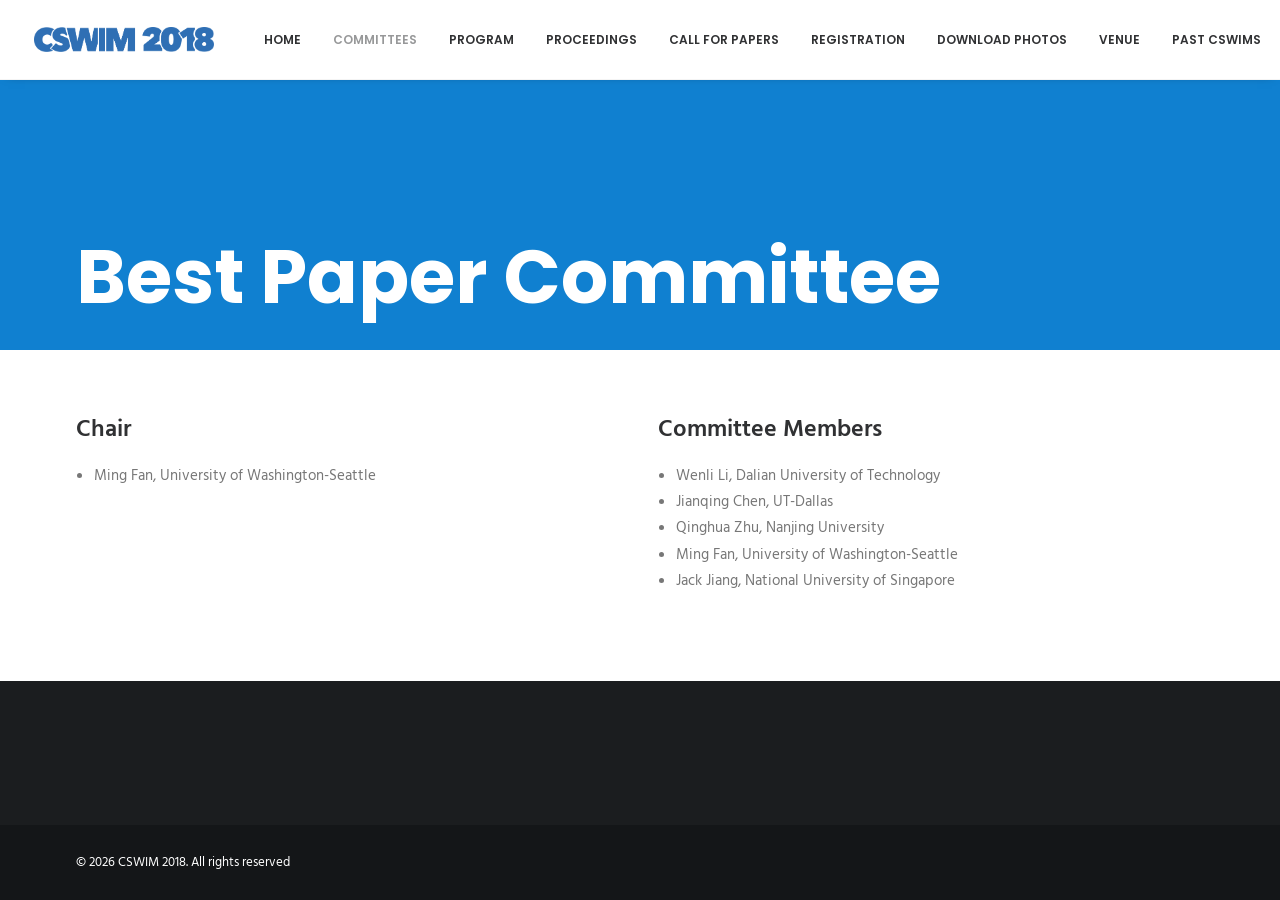
<file: best-paper-committee/index.html>
<!DOCTYPE html><html class="no-touch" lang="en-US" xmlns="http://www.w3.org/1999/xhtml"><head>
<meta http-equiv="Content-Type" content="text/html; charset=UTF-8">
<meta name="viewport" content="width=device-width, initial-scale=1">
<link rel="profile" href="http://gmpg.org/xfn/11">
<link rel="pingback" href="https://2018.cswimworkshop.org/xmlrpc.php">
<title>Best Paper Committee – CSWIM 2018</title>
<meta name="robots" content="max-image-preview:large">
<link rel="dns-prefetch" href="//fonts.googleapis.com">
<link rel="alternate" type="application/rss+xml" title="CSWIM 2018 » Feed" href="https://2018.cswimworkshop.org/feed/">
<link rel="alternate" type="application/rss+xml" title="CSWIM 2018 » Comments Feed" href="https://2018.cswimworkshop.org/comments/feed/">
<link rel="alternate" title="oEmbed (JSON)" type="application/json+oembed" href="https://2018.cswimworkshop.org/wp-json/oembed/1.0/embed?url=https%3A%2F%2F2018.cswimworkshop.org%2Fbest-paper-committee%2F">
<link rel="alternate" title="oEmbed (XML)" type="text/xml+oembed" href="https://2018.cswimworkshop.org/wp-json/oembed/1.0/embed?url=https%3A%2F%2F2018.cswimworkshop.org%2Fbest-paper-committee%2F&amp;format=xml">
<style id="wp-img-auto-sizes-contain-inline-css">
img:is([sizes=auto i],[sizes^="auto," i]){contain-intrinsic-size:3000px 1500px}
/*# sourceURL=wp-img-auto-sizes-contain-inline-css */
</style>
<style id="wp-emoji-styles-inline-css">

	img.wp-smiley, img.emoji {
		display: inline !important;
		border: none !important;
		box-shadow: none !important;
		height: 1em !important;
		width: 1em !important;
		margin: 0 0.07em !important;
		vertical-align: -0.1em !important;
		background: none !important;
		padding: 0 !important;
	}
/*# sourceURL=wp-emoji-styles-inline-css */
</style>
<style id="wp-block-library-inline-css">
:root{--wp-block-synced-color:#7a00df;--wp-block-synced-color--rgb:122,0,223;--wp-bound-block-color:var(--wp-block-synced-color);--wp-editor-canvas-background:#ddd;--wp-admin-theme-color:#007cba;--wp-admin-theme-color--rgb:0,124,186;--wp-admin-theme-color-darker-10:#006ba1;--wp-admin-theme-color-darker-10--rgb:0,107,160.5;--wp-admin-theme-color-darker-20:#005a87;--wp-admin-theme-color-darker-20--rgb:0,90,135;--wp-admin-border-width-focus:2px}@media (min-resolution:192dpi){:root{--wp-admin-border-width-focus:1.5px}}.wp-element-button{cursor:pointer}:root .has-very-light-gray-background-color{background-color:#eee}:root .has-very-dark-gray-background-color{background-color:#313131}:root .has-very-light-gray-color{color:#eee}:root .has-very-dark-gray-color{color:#313131}:root .has-vivid-green-cyan-to-vivid-cyan-blue-gradient-background{background:linear-gradient(135deg,#00d084,#0693e3)}:root .has-purple-crush-gradient-background{background:linear-gradient(135deg,#34e2e4,#4721fb 50%,#ab1dfe)}:root .has-hazy-dawn-gradient-background{background:linear-gradient(135deg,#faaca8,#dad0ec)}:root .has-subdued-olive-gradient-background{background:linear-gradient(135deg,#fafae1,#67a671)}:root .has-atomic-cream-gradient-background{background:linear-gradient(135deg,#fdd79a,#004a59)}:root .has-nightshade-gradient-background{background:linear-gradient(135deg,#330968,#31cdcf)}:root .has-midnight-gradient-background{background:linear-gradient(135deg,#020381,#2874fc)}:root{--wp--preset--font-size--normal:16px;--wp--preset--font-size--huge:42px}.has-regular-font-size{font-size:1em}.has-larger-font-size{font-size:2.625em}.has-normal-font-size{font-size:var(--wp--preset--font-size--normal)}.has-huge-font-size{font-size:var(--wp--preset--font-size--huge)}:root .has-text-align-center{text-align:center}:root .has-text-align-left{text-align:left}:root .has-text-align-right{text-align:right}.has-fit-text{white-space:nowrap!important}#end-resizable-editor-section{display:none}.aligncenter{clear:both}.items-justified-left{justify-content:flex-start}.items-justified-center{justify-content:center}.items-justified-right{justify-content:flex-end}.items-justified-space-between{justify-content:space-between}.screen-reader-text{word-wrap:normal!important;border:0;clip-path:inset(50%);height:1px;margin:-1px;overflow:hidden;padding:0;position:absolute;width:1px}.screen-reader-text:focus{background-color:#ddd;clip-path:none;color:#444;display:block;font-size:1em;height:auto;left:5px;line-height:normal;padding:15px 23px 14px;text-decoration:none;top:5px;width:auto;z-index:100000}html :where(.has-border-color){border-style:solid}html :where([style*=border-color]){border-style:solid}html :where([style*=border-top-color]){border-top-style:solid}html :where([style*=border-right-color]){border-right-style:solid}html :where([style*=border-bottom-color]){border-bottom-style:solid}html :where([style*=border-left-color]){border-left-style:solid}html :where([style*=border-width]){border-style:solid}html :where([style*=border-top-width]){border-top-style:solid}html :where([style*=border-right-width]){border-right-style:solid}html :where([style*=border-bottom-width]){border-bottom-style:solid}html :where([style*=border-left-width]){border-left-style:solid}html :where(img[class*=wp-image-]){height:auto;max-width:100%}:where(figure){margin:0 0 1em}html :where(.is-position-sticky){--wp-admin--admin-bar--position-offset:var(--wp-admin--admin-bar--height,0px)}@media screen and (max-width:600px){html :where(.is-position-sticky){--wp-admin--admin-bar--position-offset:0px}}

/*# sourceURL=/wp-includes/css/dist/block-library/common.min.css */
</style>
<style id="classic-theme-styles-inline-css">
/*! This file is auto-generated */
.wp-block-button__link{color:#fff;background-color:#32373c;border-radius:9999px;box-shadow:none;text-decoration:none;padding:calc(.667em + 2px) calc(1.333em + 2px);font-size:1.125em}.wp-block-file__button{background:#32373c;color:#fff;text-decoration:none}
/*# sourceURL=/wp-includes/css/classic-themes.min.css */
</style>

<style id="global-styles-inline-css">
:root{--wp--preset--aspect-ratio--square: 1;--wp--preset--aspect-ratio--4-3: 4/3;--wp--preset--aspect-ratio--3-4: 3/4;--wp--preset--aspect-ratio--3-2: 3/2;--wp--preset--aspect-ratio--2-3: 2/3;--wp--preset--aspect-ratio--16-9: 16/9;--wp--preset--aspect-ratio--9-16: 9/16;--wp--preset--color--black: #000000;--wp--preset--color--cyan-bluish-gray: #abb8c3;--wp--preset--color--white: #ffffff;--wp--preset--color--pale-pink: #f78da7;--wp--preset--color--vivid-red: #cf2e2e;--wp--preset--color--luminous-vivid-orange: #ff6900;--wp--preset--color--luminous-vivid-amber: #fcb900;--wp--preset--color--light-green-cyan: #7bdcb5;--wp--preset--color--vivid-green-cyan: #00d084;--wp--preset--color--pale-cyan-blue: #8ed1fc;--wp--preset--color--vivid-cyan-blue: #0693e3;--wp--preset--color--vivid-purple: #9b51e0;--wp--preset--gradient--vivid-cyan-blue-to-vivid-purple: linear-gradient(135deg,rgb(6,147,227) 0%,rgb(155,81,224) 100%);--wp--preset--gradient--light-green-cyan-to-vivid-green-cyan: linear-gradient(135deg,rgb(122,220,180) 0%,rgb(0,208,130) 100%);--wp--preset--gradient--luminous-vivid-amber-to-luminous-vivid-orange: linear-gradient(135deg,rgb(252,185,0) 0%,rgb(255,105,0) 100%);--wp--preset--gradient--luminous-vivid-orange-to-vivid-red: linear-gradient(135deg,rgb(255,105,0) 0%,rgb(207,46,46) 100%);--wp--preset--gradient--very-light-gray-to-cyan-bluish-gray: linear-gradient(135deg,rgb(238,238,238) 0%,rgb(169,184,195) 100%);--wp--preset--gradient--cool-to-warm-spectrum: linear-gradient(135deg,rgb(74,234,220) 0%,rgb(151,120,209) 20%,rgb(207,42,186) 40%,rgb(238,44,130) 60%,rgb(251,105,98) 80%,rgb(254,248,76) 100%);--wp--preset--gradient--blush-light-purple: linear-gradient(135deg,rgb(255,206,236) 0%,rgb(152,150,240) 100%);--wp--preset--gradient--blush-bordeaux: linear-gradient(135deg,rgb(254,205,165) 0%,rgb(254,45,45) 50%,rgb(107,0,62) 100%);--wp--preset--gradient--luminous-dusk: linear-gradient(135deg,rgb(255,203,112) 0%,rgb(199,81,192) 50%,rgb(65,88,208) 100%);--wp--preset--gradient--pale-ocean: linear-gradient(135deg,rgb(255,245,203) 0%,rgb(182,227,212) 50%,rgb(51,167,181) 100%);--wp--preset--gradient--electric-grass: linear-gradient(135deg,rgb(202,248,128) 0%,rgb(113,206,126) 100%);--wp--preset--gradient--midnight: linear-gradient(135deg,rgb(2,3,129) 0%,rgb(40,116,252) 100%);--wp--preset--font-size--small: 13px;--wp--preset--font-size--medium: 20px;--wp--preset--font-size--large: 36px;--wp--preset--font-size--x-large: 42px;--wp--preset--spacing--20: 0.44rem;--wp--preset--spacing--30: 0.67rem;--wp--preset--spacing--40: 1rem;--wp--preset--spacing--50: 1.5rem;--wp--preset--spacing--60: 2.25rem;--wp--preset--spacing--70: 3.38rem;--wp--preset--spacing--80: 5.06rem;--wp--preset--shadow--natural: 6px 6px 9px rgba(0, 0, 0, 0.2);--wp--preset--shadow--deep: 12px 12px 50px rgba(0, 0, 0, 0.4);--wp--preset--shadow--sharp: 6px 6px 0px rgba(0, 0, 0, 0.2);--wp--preset--shadow--outlined: 6px 6px 0px -3px rgb(255, 255, 255), 6px 6px rgb(0, 0, 0);--wp--preset--shadow--crisp: 6px 6px 0px rgb(0, 0, 0);}:where(body) { margin: 0; }:where(.is-layout-flex){gap: 0.5em;}:where(.is-layout-grid){gap: 0.5em;}body .is-layout-flex{display: flex;}.is-layout-flex{flex-wrap: wrap;align-items: center;}.is-layout-flex > :is(*, div){margin: 0;}body .is-layout-grid{display: grid;}.is-layout-grid > :is(*, div){margin: 0;}body{padding-top: 0px;padding-right: 0px;padding-bottom: 0px;padding-left: 0px;}:root :where(.wp-element-button, .wp-block-button__link){background-color: #32373c;border-width: 0;color: #fff;font-family: inherit;font-size: inherit;font-style: inherit;font-weight: inherit;letter-spacing: inherit;line-height: inherit;padding-top: calc(0.667em + 2px);padding-right: calc(1.333em + 2px);padding-bottom: calc(0.667em + 2px);padding-left: calc(1.333em + 2px);text-decoration: none;text-transform: inherit;}.has-black-color{color: var(--wp--preset--color--black) !important;}.has-cyan-bluish-gray-color{color: var(--wp--preset--color--cyan-bluish-gray) !important;}.has-white-color{color: var(--wp--preset--color--white) !important;}.has-pale-pink-color{color: var(--wp--preset--color--pale-pink) !important;}.has-vivid-red-color{color: var(--wp--preset--color--vivid-red) !important;}.has-luminous-vivid-orange-color{color: var(--wp--preset--color--luminous-vivid-orange) !important;}.has-luminous-vivid-amber-color{color: var(--wp--preset--color--luminous-vivid-amber) !important;}.has-light-green-cyan-color{color: var(--wp--preset--color--light-green-cyan) !important;}.has-vivid-green-cyan-color{color: var(--wp--preset--color--vivid-green-cyan) !important;}.has-pale-cyan-blue-color{color: var(--wp--preset--color--pale-cyan-blue) !important;}.has-vivid-cyan-blue-color{color: var(--wp--preset--color--vivid-cyan-blue) !important;}.has-vivid-purple-color{color: var(--wp--preset--color--vivid-purple) !important;}.has-black-background-color{background-color: var(--wp--preset--color--black) !important;}.has-cyan-bluish-gray-background-color{background-color: var(--wp--preset--color--cyan-bluish-gray) !important;}.has-white-background-color{background-color: var(--wp--preset--color--white) !important;}.has-pale-pink-background-color{background-color: var(--wp--preset--color--pale-pink) !important;}.has-vivid-red-background-color{background-color: var(--wp--preset--color--vivid-red) !important;}.has-luminous-vivid-orange-background-color{background-color: var(--wp--preset--color--luminous-vivid-orange) !important;}.has-luminous-vivid-amber-background-color{background-color: var(--wp--preset--color--luminous-vivid-amber) !important;}.has-light-green-cyan-background-color{background-color: var(--wp--preset--color--light-green-cyan) !important;}.has-vivid-green-cyan-background-color{background-color: var(--wp--preset--color--vivid-green-cyan) !important;}.has-pale-cyan-blue-background-color{background-color: var(--wp--preset--color--pale-cyan-blue) !important;}.has-vivid-cyan-blue-background-color{background-color: var(--wp--preset--color--vivid-cyan-blue) !important;}.has-vivid-purple-background-color{background-color: var(--wp--preset--color--vivid-purple) !important;}.has-black-border-color{border-color: var(--wp--preset--color--black) !important;}.has-cyan-bluish-gray-border-color{border-color: var(--wp--preset--color--cyan-bluish-gray) !important;}.has-white-border-color{border-color: var(--wp--preset--color--white) !important;}.has-pale-pink-border-color{border-color: var(--wp--preset--color--pale-pink) !important;}.has-vivid-red-border-color{border-color: var(--wp--preset--color--vivid-red) !important;}.has-luminous-vivid-orange-border-color{border-color: var(--wp--preset--color--luminous-vivid-orange) !important;}.has-luminous-vivid-amber-border-color{border-color: var(--wp--preset--color--luminous-vivid-amber) !important;}.has-light-green-cyan-border-color{border-color: var(--wp--preset--color--light-green-cyan) !important;}.has-vivid-green-cyan-border-color{border-color: var(--wp--preset--color--vivid-green-cyan) !important;}.has-pale-cyan-blue-border-color{border-color: var(--wp--preset--color--pale-cyan-blue) !important;}.has-vivid-cyan-blue-border-color{border-color: var(--wp--preset--color--vivid-cyan-blue) !important;}.has-vivid-purple-border-color{border-color: var(--wp--preset--color--vivid-purple) !important;}.has-vivid-cyan-blue-to-vivid-purple-gradient-background{background: var(--wp--preset--gradient--vivid-cyan-blue-to-vivid-purple) !important;}.has-light-green-cyan-to-vivid-green-cyan-gradient-background{background: var(--wp--preset--gradient--light-green-cyan-to-vivid-green-cyan) !important;}.has-luminous-vivid-amber-to-luminous-vivid-orange-gradient-background{background: var(--wp--preset--gradient--luminous-vivid-amber-to-luminous-vivid-orange) !important;}.has-luminous-vivid-orange-to-vivid-red-gradient-background{background: var(--wp--preset--gradient--luminous-vivid-orange-to-vivid-red) !important;}.has-very-light-gray-to-cyan-bluish-gray-gradient-background{background: var(--wp--preset--gradient--very-light-gray-to-cyan-bluish-gray) !important;}.has-cool-to-warm-spectrum-gradient-background{background: var(--wp--preset--gradient--cool-to-warm-spectrum) !important;}.has-blush-light-purple-gradient-background{background: var(--wp--preset--gradient--blush-light-purple) !important;}.has-blush-bordeaux-gradient-background{background: var(--wp--preset--gradient--blush-bordeaux) !important;}.has-luminous-dusk-gradient-background{background: var(--wp--preset--gradient--luminous-dusk) !important;}.has-pale-ocean-gradient-background{background: var(--wp--preset--gradient--pale-ocean) !important;}.has-electric-grass-gradient-background{background: var(--wp--preset--gradient--electric-grass) !important;}.has-midnight-gradient-background{background: var(--wp--preset--gradient--midnight) !important;}.has-small-font-size{font-size: var(--wp--preset--font-size--small) !important;}.has-medium-font-size{font-size: var(--wp--preset--font-size--medium) !important;}.has-large-font-size{font-size: var(--wp--preset--font-size--large) !important;}.has-x-large-font-size{font-size: var(--wp--preset--font-size--x-large) !important;}
/*# sourceURL=global-styles-inline-css */
</style>

<link rel="stylesheet" id="contact-form-7-css" href="../wp-content/plugins/contact-form-7/includes/css/styles__ver=6.1.6.css" media="all">
<link rel="stylesheet" id="uncodefont-google-css" href="//fonts.googleapis.com/css?family=Poppins:300,regular,500,600,700%7CHind:300,regular,500,600,700%7CDroid+Serif:regular,italic,700,700italic%7CDosis:200,300,regular,500,600,700,800%7CPlayfair+Display:regular,italic,700,700italic,900,900italic%7COswald:300,regular,700%7CRoboto:100,100italic,300,300italic,regular,italic,500,500italic,700,700italic,900,900italic%7CSource+Sans+Pro:200,200italic,300,300italic,regular,italic,600,600italic,700,700italic,900,900italic&amp;subset=devanagari,latin-ext,latin,cyrillic,vietnamese,greek,cyrillic-ext,greek-ext&amp;ver=2.5.0" media="all">
<link rel="stylesheet" id="uncode-style-css" href="../wp-content/themes/uncode/library/css/style.css" media="all">
<style id="uncode-style-inline-css">

@media (min-width: 960px) { .limit-width { max-width: 1200px; margin: auto;}}
.menu-primary ul.menu-smart > li > a, .menu-primary ul.menu-smart li.dropdown > a, .menu-primary ul.menu-smart li.mega-menu > a, .vmenu-container ul.menu-smart > li > a, .vmenu-container ul.menu-smart li.dropdown > a { text-transform: uppercase; }
#changer-back-color { transition: background-color 1000ms cubic-bezier(0.25, 1, 0.5, 1) !important; } #changer-back-color > div { transition: opacity 1000ms cubic-bezier(0.25, 1, 0.5, 1) !important; } body.bg-changer-init.disable-hover .main-wrapper .style-light,  body.bg-changer-init.disable-hover .main-wrapper .style-light h1,  body.bg-changer-init.disable-hover .main-wrapper .style-light h2, body.bg-changer-init.disable-hover .main-wrapper .style-light h3, body.bg-changer-init.disable-hover .main-wrapper .style-light h4, body.bg-changer-init.disable-hover .main-wrapper .style-light h5, body.bg-changer-init.disable-hover .main-wrapper .style-light h6, body.bg-changer-init.disable-hover .main-wrapper .style-light a, body.bg-changer-init.disable-hover .main-wrapper .style-dark, body.bg-changer-init.disable-hover .main-wrapper .style-dark h1, body.bg-changer-init.disable-hover .main-wrapper .style-dark h2, body.bg-changer-init.disable-hover .main-wrapper .style-dark h3, body.bg-changer-init.disable-hover .main-wrapper .style-dark h4, body.bg-changer-init.disable-hover .main-wrapper .style-dark h5, body.bg-changer-init.disable-hover .main-wrapper .style-dark h6, body.bg-changer-init.disable-hover .main-wrapper .style-dark a { transition: color 1000ms cubic-bezier(0.25, 1, 0.5, 1) !important; } body.bg-changer-init.disable-hover .main-wrapper .heading-text-highlight-inner { transition-property: right, background; transition-duration: 1000ms }
/*# sourceURL=uncode-style-inline-css */
</style>
<link rel="stylesheet" id="uncode-icons-css" href="../wp-content/themes/uncode/library/css/uncode-icons.css" media="all">
<link rel="stylesheet" id="uncode-custom-style-css" href="../wp-content/themes/uncode/library/css/style-custom.css" media="all">
<script id="uncode-init-js-extra">
var SiteParameters = {"days":"days","hours":"hours","minutes":"minutes","seconds":"seconds","constant_scroll":"on","scroll_speed":"2","parallax_factor":"0.25","loading":"Loading\u2026","slide_name":"slide","slide_footer":"footer","ajax_url":"https://2018.cswimworkshop.org/wp-admin/admin-ajax.php","nonce_adaptive_images":"f650e86973","nonce_srcset_async":"601acc0209","enable_debug":"","block_mobile_videos":"","is_frontend_editor":"","mobile_parallax_allowed":"","wireframes_plugin_active":"","sticky_elements":"","lazyload_type":"","resize_quality":"90","register_metadata":"","bg_changer_time":"1000","update_wc_fragments":"1","optimize_shortpixel_image":"","custom_cursor_selector":"[href], .trigger-overlay, .owl-next, .owl-prev, .owl-dot, input[type=\"submit\"], button[type=\"submit\"], a[class^=\"ilightbox\"], .ilightbox-thumbnail, .ilightbox-prev, .ilightbox-next, .overlay-close, .unmodal-close, .qty-inset \u003E span, .share-button li, .uncode-post-titles .tmb.tmb-click-area, .btn-link, .tmb-click-row .t-inside","mobile_parallax_animation":""};
//# sourceURL=uncode-init-js-extra
</script>
<script id="uncode-init-js" src="../wp-content/themes/uncode/library/js/init.min.js"></script>
<script id="jquery-core-js" src="../wp-includes/js/jquery/jquery.min__ver=3.7.1.js"></script>
<script id="jquery-migrate-js" src="../wp-includes/js/jquery/jquery-migrate.min__ver=3.4.1.js"></script>
<link rel="https://api.w.org/" href="https://2018.cswimworkshop.org/wp-json/"><link rel="alternate" title="JSON" type="application/json" href="https://2018.cswimworkshop.org/wp-json/wp/v2/pages/55055"><link rel="EditURI" type="application/rsd+xml" title="RSD" href="https://2018.cswimworkshop.org/xmlrpc.php?rsd">
<meta name="generator" content="WordPress 7.0.1">
<link rel="canonical" href="./best-paper-committee">
<link rel="shortlink" href="https://2018.cswimworkshop.org/?p=55055">
<style>.recentcomments a{display:inline !important;padding:0 !important;margin:0 !important;}</style><!--[if lte IE 9]><link rel="stylesheet" type="text/css" href="../wp-content/plugins/uncode-js_composer/assets/css/vc_lte_ie9.min.css" media="screen"><![endif]--><!--[if IE  8]><link rel="stylesheet" type="text/css" href="../wp-content/plugins/uncode-js_composer/assets/css/vc-ie8.min.css" media="screen"><![endif]--><link rel="icon" href="../wp-content/uploads/2017/01/cropped-favicon-32x32.png" sizes="32x32">
<link rel="icon" href="../wp-content/uploads/2017/01/cropped-favicon-192x192.png" sizes="192x192">
<link rel="apple-touch-icon" href="../wp-content/uploads/2017/01/cropped-favicon-180x180.png">
<meta name="msapplication-TileImage" content="https://2018.cswimworkshop.org/wp-content/uploads/2017/01/cropped-favicon-270x270.png">
<style type="text/css" data-type="vc_shortcodes-custom-css">.vc_custom_1523259012692{margin-top: 30px !important;margin-bottom: 30px !important;}</style><noscript><style type="text/css"> .wpb_animate_when_almost_visible { opacity: 1; }</style></noscript></head>
<body class="wp-singular page-template-default page page-id-55055 wp-theme-uncode  style-color-wayh-bg hormenu-position-left megamenu-full-submenu hmenu hmenu-position-right header-full-width main-center-align mobile-parallax-not-allowed ilb-no-bounce qw-body-scroll-disabled wpb-js-composer js-comp-ver-4.12.1 vc_responsive" data-border="0">
		<div class="body-borders" data-border="0"><div class="top-border body-border-shadow"></div><div class="right-border body-border-shadow"></div><div class="bottom-border body-border-shadow"></div><div class="left-border body-border-shadow"></div><div class="top-border style-light-bg"></div><div class="right-border style-light-bg"></div><div class="bottom-border style-light-bg"></div><div class="left-border style-light-bg"></div></div>	<div class="box-wrapper">
		<div class="box-container">
		<script type="text/javascript" id="initBox">UNCODE.initBox();</script>
		<div class="menu-wrapper menu-shrink menu-hide-only menu-no-arrows">
													
													<header id="masthead" class="navbar menu-primary menu-light submenu-dark menu-transparent menu-add-padding style-light-original menu-absolute menu-with-logo">
														<div class="menu-container menu-hide style-color-xsdn-bg menu-borders menu-shadows">
															<div class="row-menu">
																<div class="row-menu-inner">
																	<div id="logo-container-mobile" class="col-lg-0 logo-container middle">
																		<div id="main-logo" class="navbar-header style-light">
																			<a href="../index.html" class="navbar-brand" data-minheight="14"><div class="logo-image main-logo  logo-light" data-maxheight="25" style="height: 25px;"><img fetchpriority="high" decoding="async" src="../wp-content/uploads/2017/01/CSWIM2018-blue.png" alt="logo" width="1094" height="152" class="img-responsive"></div><div class="logo-image main-logo  logo-dark" data-maxheight="25" style="height: 25px;display:none;"><img decoding="async" src="../wp-content/uploads/2017/01/CSWIM2018-white.png" alt="logo" width="1094" height="152" class="img-responsive"></div></a>
																		</div>
																		<div class="mmb-container"><div class="mobile-additional-icons"></div><div class="mobile-menu-button mobile-menu-button-light lines-button"><span class="lines"><span></span></span></div></div>
																	</div>
																	<div class="col-lg-12 main-menu-container middle">
																		<div class="menu-horizontal">
																			<div class="menu-horizontal-inner">
																				<div class="nav navbar-nav navbar-main navbar-nav-first"><ul id="menu-main-menu" class="menu-primary-inner menu-smart sm"><li id="menu-item-54080" class="menu-item menu-item-type-post_type menu-item-object-page menu-item-home menu-item-54080 menu-item-link"><a title="Home" href="../index.html">Home<i class="fa fa-angle-right fa-dropdown"></i></a></li>
<li id="menu-item-55016" class="menu-item menu-item-type-custom menu-item-object-custom current-menu-ancestor current-menu-parent menu-item-has-children menu-item-55016 dropdown menu-item-link"><a title="Committees" href="./index.html" data-toggle="dropdown" class="dropdown-toggle" data-type="title">Committees<i class="fa fa-angle-down fa-dropdown"></i></a>
<ul role="menu" class="drop-menu">
	<li id="menu-item-55019" class="menu-item menu-item-type-post_type menu-item-object-page menu-item-55019"><a title="Organizing Committee" href="../organizing-committee/index.html">Organizing Committee<i class="fa fa-angle-right fa-dropdown"></i></a></li>
	<li id="menu-item-55017" class="menu-item menu-item-type-post_type menu-item-object-page menu-item-55017"><a title="Advisory Committee" href="../advisory-committee/index.html">Advisory Committee<i class="fa fa-angle-right fa-dropdown"></i></a></li>
	<li id="menu-item-55018" class="menu-item menu-item-type-post_type menu-item-object-page menu-item-55018"><a title="Program Committee" href="../program-committee/index.html">Program Committee<i class="fa fa-angle-right fa-dropdown"></i></a></li>
	<li id="menu-item-55070" class="menu-item menu-item-type-post_type menu-item-object-page current-menu-item page_item page-item-55055 current_page_item menu-item-55070 active"><a title="Best Paper Committee" href="./index.html">Best Paper Committee<i class="fa fa-angle-right fa-dropdown"></i></a></li>
</ul>
</li>
<li id="menu-item-55129" class="menu-item menu-item-type-custom menu-item-object-custom menu-item-has-children menu-item-55129 dropdown menu-item-link"><a title="Program" href="./index.html" data-toggle="dropdown" class="dropdown-toggle" data-type="title">Program<i class="fa fa-angle-down fa-dropdown"></i></a>
<ul role="menu" class="drop-menu">
	<li id="menu-item-55115" class="menu-item menu-item-type-post_type menu-item-object-page menu-item-55115"><a title="Keynote Speakers" href="../keynote-speakers/index.html">Keynote Speakers<i class="fa fa-angle-right fa-dropdown"></i></a></li>
	<li id="menu-item-55171" class="menu-item menu-item-type-custom menu-item-object-custom menu-item-55171"><a title="Download Program (pdf)" href="http://2018.cswimworkshop.org/wp-content/uploads/2017/01/CSWIM2018-Program.pdf">Download Program (pdf)<i class="fa fa-angle-right fa-dropdown"></i></a></li>
	<li id="menu-item-55128" class="menu-item menu-item-type-post_type menu-item-object-page menu-item-55128"><a title="Schedule" href="../schedule/index.html">Schedule<i class="fa fa-angle-right fa-dropdown"></i></a></li>
</ul>
</li>
<li id="menu-item-55180" class="menu-item menu-item-type-post_type menu-item-object-page menu-item-55180 menu-item-link"><a title="Proceedings" href="../proceedings/index.html">Proceedings<i class="fa fa-angle-right fa-dropdown"></i></a></li>
<li id="menu-item-54188" class="menu-item menu-item-type-post_type menu-item-object-page menu-item-54188 menu-item-link"><a title="Call for Papers" href="../call-for-papers/index.html">Call for Papers<i class="fa fa-angle-right fa-dropdown"></i></a></li>
<li id="menu-item-55053" class="menu-item menu-item-type-post_type menu-item-object-page menu-item-55053 menu-item-link"><a title="Registration" href="../registration/index.html">Registration<i class="fa fa-angle-right fa-dropdown"></i></a></li>
<li id="menu-item-55187" class="menu-item menu-item-type-custom menu-item-object-custom menu-item-55187 menu-item-link"><a title="Download Photos" href="https://pan.baidu.com/s/1Al6X3M-5N5d1iRhJA-kOzQ">Download Photos<i class="fa fa-angle-right fa-dropdown"></i></a></li>
<li id="menu-item-55006" class="menu-item menu-item-type-custom menu-item-object-custom menu-item-has-children menu-item-55006 dropdown menu-item-link"><a title="Venue" href="./index.html" data-toggle="dropdown" class="dropdown-toggle" data-type="title">Venue<i class="fa fa-angle-down fa-dropdown"></i></a>
<ul role="menu" class="drop-menu">
	<li id="menu-item-55008" class="menu-item menu-item-type-post_type menu-item-object-page menu-item-55008"><a title="Venue and Accommodation" href="../venue/index.html">Venue and Accommodation<i class="fa fa-angle-right fa-dropdown"></i></a></li>
	<li id="menu-item-55007" class="menu-item menu-item-type-post_type menu-item-object-page menu-item-55007"><a title="Tours in Qingdao" href="../tours/index.html">Tours in Qingdao<i class="fa fa-angle-right fa-dropdown"></i></a></li>
</ul>
</li>
<li id="menu-item-54414" class="menu-item menu-item-type-custom menu-item-object-custom menu-item-54414 menu-item-link"><a title="Past CSWIMs" href="http://cswimworkshop.org">Past CSWIMs<i class="fa fa-angle-right fa-dropdown"></i></a></li>
</ul></div><div class="nav navbar-nav navbar-nav-last"><ul class="menu-smart sm menu-icons"><li class="menu-item-link search-icon style-light dropdown "><a href="./index.html" class="trigger-overlay search-icon" data-area="search" data-container="box-container">
													<i class="fa fa-search3"></i><span class="desktop-hidden"><span>Search</span></span><i class="fa fa-angle-down fa-dropdown desktop-hidden"></i>
													</a><ul role="menu" class="drop-menu desktop-hidden">
														<li>
															<form class="search ccc" method="get" action="https://2018.cswimworkshop.org/">
																<input type="search" class="search-field no-livesearch" placeholder="Search…" value="" name="s" title="Search…"></form>
														</li>
													</ul></li></ul></div></div>
																		</div>
																	</div>
																</div>
															</div>
														</div>
													</header>
												</div>			<script type="text/javascript" id="fixMenuHeight">UNCODE.fixMenuHeight();</script>
			<div class="main-wrapper">
				<div class="main-container">
					<div class="page-wrapper">
						<div class="sections-container">
<script type="text/javascript">UNCODE.initHeader();</script><article id="post-55055" class="page-body style-color-xsdn-bg post-55055 page type-page status-publish hentry">
						<div class="post-wrapper">
							<div class="post-body"><div class="post-content un-no-sidebar-layout"><div data-parent="true" class="vc_row style-accent-bg row-container" id="row-unique-0"><div class="row limit-width row-parent" data-height-ratio="30"><div class="wpb_row row-inner"><div class="wpb_column pos-bottom pos-center align_left column_parent col-lg-12 single-internal-gutter"><div class="uncol style-light"><div class="uncoltable"><div class="uncell no-block-padding"><div class="uncont"><div class="vc_custom_heading_wrap "><div class="heading-text el-text"><h1 class="font-762333 fontsize-338686 fontheight-179065 font-weight-700 text-color-xsdn-color"><span><span class="font-762333" style="color: #ffffff;">Best Paper Committee</span></span></h1></div><div class="clear"></div></div></div></div></div></div></div><script id="script-row-unique-0" data-row="script-row-unique-0" type="text/javascript" class="vc_controls">UNCODE.initRow(document.getElementById("row-unique-0"));</script></div></div></div><div data-parent="true" class="vc_row vc_custom_1523259012692 row-container" style="margin-top: 30px ;margin-bottom: 30px ;" id="row-unique-1"><div class="row limit-width row-parent"><div class="wpb_row row-inner"><div class="wpb_column pos-top pos-center align_left column_parent col-lg-6 single-internal-gutter"><div class="uncol style-light"><div class="uncoltable"><div class="uncell no-block-padding"><div class="uncont"><div class="uncode_text_column"><h3><strong>Chair</strong></h3>
<ul>
<li>Ming Fan,&nbsp;University of Washington-Seattle</li>
</ul>
</div></div></div></div></div></div><div class="wpb_column pos-top pos-center align_left column_parent col-lg-6 single-internal-gutter"><div class="uncol style-light"><div class="uncoltable"><div class="uncell no-block-padding"><div class="uncont"><div class="uncode_text_column"><h3><strong>Committee Members</strong></h3>
<ul>
<li>Wenli Li,&nbsp;Dalian University of Technology</li>
<li>Jianqing Chen, UT-Dallas</li>
<li>Qinghua Zhu, Nanjing University</li>
<li>Ming Fan, University of Washington-Seattle</li>
<li>Jack Jiang, National University of Singapore</li>
</ul>
</div></div></div></div></div></div><script id="script-row-unique-1" data-row="script-row-unique-1" type="text/javascript" class="vc_controls">UNCODE.initRow(document.getElementById("row-unique-1"));</script></div></div></div></div></div>
						</div>
					</article>
								</div><!-- sections container -->
							</div><!-- page wrapper -->
												<footer id="colophon" class="site-footer">
							<div data-parent="true" class="vc_row style-color-rgdb-bg row-container mobile-hidden" id="row-unique-2"><div class="row double-top-padding double-bottom-padding single-h-padding limit-width row-parent"><div class="wpb_row row-inner"><div class="wpb_column pos-top pos-left align_left column_parent col-lg-4 col-md-33 half-internal-gutter"><div class="uncol style-dark"><div class="uncoltable"><div class="uncell no-block-padding"><div class="uncont"></div></div></div></div></div><div class="wpb_column pos-top pos-left align_left column_parent col-lg-4 col-md-33 single-internal-gutter"><div class="uncol style-dark"><div class="uncoltable"><div class="uncell no-block-padding"><div class="uncont"></div></div></div></div></div><div class="wpb_column pos-top pos-left align_left column_parent col-lg-4 col-md-33 single-internal-gutter"><div class="uncol style-dark"><div class="uncoltable"><div class="uncell no-block-padding"><div class="uncont"></div></div></div></div></div><script id="script-row-unique-2" data-row="script-row-unique-2" type="text/javascript" class="vc_controls">UNCODE.initRow(document.getElementById("row-unique-2"));</script></div></div></div><div class="row-container style-dark-bg footer-last">
		  					<div class="row row-parent style-dark limit-width no-top-padding no-h-padding no-bottom-padding">
									<div class="site-info uncell col-lg-6 pos-middle text-left">© 2026 CSWIM 2018. All rights reserved</div><!-- site info -->
								</div>
							</div>						</footer>
																	</div><!-- main container -->
				</div><!-- main wrapper -->
							</div><!-- box container -->
					</div><!-- box wrapper -->
		<div class="style-light footer-scroll-top"><a href="./index.html" class="scroll-top"><i class="fa fa-angle-up fa-stack btn-default btn-hover-nobg"></i></a></div>
					<div class="overlay overlay-sequential style-dark style-dark-bg overlay-search" data-area="search" data-container="box-container">
				<div class="mmb-container"><div class="menu-close-search mobile-menu-button menu-button-offcanvas mobile-menu-button-dark lines-button overlay-close close" data-area="search" data-container="box-container"><span class="lines"></span></div></div>
				<div class="search-container"><form action="https://2018.cswimworkshop.org/" method="get">
	<div class="search-container-inner">
		<input type="search" class="search-field form-fluid no-livesearch" placeholder="Search…" value="" name="s" title="Search for:">
		<i class="fa fa-search3"></i>

			</div>
</form>
</div>
			</div>
		
	<script type="speculationrules">
{"prefetch":[{"source":"document","where":{"and":[{"href_matches":"/*"},{"not":{"href_matches":["/wp-*.php","/wp-admin/*","/wp-content/uploads/*","/wp-content/*","/wp-content/plugins/*","/wp-content/themes/uncode/*","/*\\?(.+)"]}},{"not":{"selector_matches":"a[rel~=\"nofollow\"]"}},{"not":{"selector_matches":".no-prefetch, .no-prefetch a"}}]},"eagerness":"conservative"}]}
</script>
<script id="wp-hooks-js" src="../wp-includes/js/dist/hooks.min__ver=7496969728ca0f95732d.js"></script>
<script id="wp-i18n-js" src="../wp-includes/js/dist/i18n.min__ver=781d11515ad3d91786ec.js"></script>
<script id="wp-i18n-js-after">
wp.i18n.setLocaleData( { 'text direction\u0004ltr': [ 'ltr' ] } );
//# sourceURL=wp-i18n-js-after
</script>
<script id="swv-js" src="../wp-content/plugins/contact-form-7/includes/swv/js/index__ver=6.1.6.js"></script>
<script id="contact-form-7-js-before">
var wpcf7 = {
    "api": {
        "root": "https:\/\/2018.cswimworkshop.org\/wp-json\/",
        "namespace": "contact-form-7\/v1"
    }
};
//# sourceURL=contact-form-7-js-before
</script>
<script id="contact-form-7-js" src="../wp-content/plugins/contact-form-7/includes/js/index__ver=6.1.6.js"></script>
<script id="mediaelement-core-js-before">
var mejsL10n = {"language":"en","strings":{"mejs.download-file":"Download File","mejs.install-flash":"You are using a browser that does not have Flash player enabled or installed. Please turn on your Flash player plugin or download the latest version from https://get.adobe.com/flashplayer/","mejs.fullscreen":"Fullscreen","mejs.play":"Play","mejs.pause":"Pause","mejs.time-slider":"Time Slider","mejs.time-help-text":"Use Left/Right Arrow keys to advance one second, Up/Down arrows to advance ten seconds.","mejs.live-broadcast":"Live Broadcast","mejs.volume-help-text":"Use Up/Down Arrow keys to increase or decrease volume.","mejs.unmute":"Unmute","mejs.mute":"Mute","mejs.volume-slider":"Volume Slider","mejs.video-player":"Video Player","mejs.audio-player":"Audio Player","mejs.captions-subtitles":"Captions/Subtitles","mejs.captions-chapters":"Chapters","mejs.none":"None","mejs.afrikaans":"Afrikaans","mejs.albanian":"Albanian","mejs.arabic":"Arabic","mejs.belarusian":"Belarusian","mejs.bulgarian":"Bulgarian","mejs.catalan":"Catalan","mejs.chinese":"Chinese","mejs.chinese-simplified":"Chinese (Simplified)","mejs.chinese-traditional":"Chinese (Traditional)","mejs.croatian":"Croatian","mejs.czech":"Czech","mejs.danish":"Danish","mejs.dutch":"Dutch","mejs.english":"English","mejs.estonian":"Estonian","mejs.filipino":"Filipino","mejs.finnish":"Finnish","mejs.french":"French","mejs.galician":"Galician","mejs.german":"German","mejs.greek":"Greek","mejs.haitian-creole":"Haitian Creole","mejs.hebrew":"Hebrew","mejs.hindi":"Hindi","mejs.hungarian":"Hungarian","mejs.icelandic":"Icelandic","mejs.indonesian":"Indonesian","mejs.irish":"Irish","mejs.italian":"Italian","mejs.japanese":"Japanese","mejs.korean":"Korean","mejs.latvian":"Latvian","mejs.lithuanian":"Lithuanian","mejs.macedonian":"Macedonian","mejs.malay":"Malay","mejs.maltese":"Maltese","mejs.norwegian":"Norwegian","mejs.persian":"Persian","mejs.polish":"Polish","mejs.portuguese":"Portuguese","mejs.romanian":"Romanian","mejs.russian":"Russian","mejs.serbian":"Serbian","mejs.slovak":"Slovak","mejs.slovenian":"Slovenian","mejs.spanish":"Spanish","mejs.swahili":"Swahili","mejs.swedish":"Swedish","mejs.tagalog":"Tagalog","mejs.thai":"Thai","mejs.turkish":"Turkish","mejs.ukrainian":"Ukrainian","mejs.vietnamese":"Vietnamese","mejs.welsh":"Welsh","mejs.yiddish":"Yiddish"}};
//# sourceURL=mediaelement-core-js-before
</script>
<script id="mediaelement-core-js" src="../wp-includes/js/mediaelement/mediaelement-and-player.min__ver=4.2.17.js"></script>
<script id="mediaelement-migrate-js" src="../wp-includes/js/mediaelement/mediaelement-migrate.min__ver=7.0.1.js"></script>
<script id="mediaelement-js-extra">
var _wpmejsSettings = {"pluginPath":"/wp-includes/js/mediaelement/","classPrefix":"mejs-","stretching":"responsive","audioShortcodeLibrary":"mediaelement","videoShortcodeLibrary":"mediaelement"};
//# sourceURL=mediaelement-js-extra
</script>
<script id="wp-mediaelement-js" src="../wp-includes/js/mediaelement/wp-mediaelement.min__ver=7.0.1.js"></script>
<script id="uncode-plugins-js" src="../wp-content/themes/uncode/library/js/plugins.min.js"></script>
<script id="uncode-app-js" src="../wp-content/themes/uncode/library/js/app.min.js"></script>
<script id="wp-emoji-settings" type="application/json">
{"baseUrl":"https://s.w.org/images/core/emoji/17.0.2/72x72/","ext":".png","svgUrl":"https://s.w.org/images/core/emoji/17.0.2/svg/","svgExt":".svg","source":{"concatemoji":"https://2018.cswimworkshop.org/wp-includes/js/wp-emoji-release.min.js?ver=7.0.1"}}
</script>
<script type="module">
/*! This file is auto-generated */
const a=JSON.parse(document.getElementById("wp-emoji-settings").textContent),o=(window._wpemojiSettings=a,"wpEmojiSettingsSupports"),s=["flag","emoji"];function i(e){try{var t={supportTests:e,timestamp:(new Date).valueOf()};sessionStorage.setItem(o,JSON.stringify(t))}catch(e){}}function c(e,t,n){e.clearRect(0,0,e.canvas.width,e.canvas.height),e.fillText(t,0,0);t=new Uint32Array(e.getImageData(0,0,e.canvas.width,e.canvas.height).data);e.clearRect(0,0,e.canvas.width,e.canvas.height),e.fillText(n,0,0);const a=new Uint32Array(e.getImageData(0,0,e.canvas.width,e.canvas.height).data);return t.every((e,t)=>e===a[t])}function p(e,t){e.clearRect(0,0,e.canvas.width,e.canvas.height),e.fillText(t,0,0);var n=e.getImageData(16,16,1,1);for(let e=0;e<n.data.length;e++)if(0!==n.data[e])return!1;return!0}function u(e,t,n,a){switch(t){case"flag":return n(e,"\ud83c\udff3\ufe0f\u200d\u26a7\ufe0f","\ud83c\udff3\ufe0f\u200b\u26a7\ufe0f")?!1:!n(e,"\ud83c\udde8\ud83c\uddf6","\ud83c\udde8\u200b\ud83c\uddf6")&&!n(e,"\ud83c\udff4\udb40\udc67\udb40\udc62\udb40\udc65\udb40\udc6e\udb40\udc67\udb40\udc7f","\ud83c\udff4\u200b\udb40\udc67\u200b\udb40\udc62\u200b\udb40\udc65\u200b\udb40\udc6e\u200b\udb40\udc67\u200b\udb40\udc7f");case"emoji":return!a(e,"\ud83e\u1fac8")}return!1}function f(e,t,n,a){let r;const o=(r="undefined"!=typeof WorkerGlobalScope&&self instanceof WorkerGlobalScope?new OffscreenCanvas(300,150):document.createElement("canvas")).getContext("2d",{willReadFrequently:!0}),s=(o.textBaseline="top",o.font="600 32px Arial",{});return e.forEach(e=>{s[e]=t(o,e,n,a)}),s}function r(e){var t=document.createElement("script");t.src=e,t.defer=!0,document.head.appendChild(t)}a.supports={everything:!0,everythingExceptFlag:!0},new Promise(t=>{let n=function(){try{var e=JSON.parse(sessionStorage.getItem(o));if("object"==typeof e&&"number"==typeof e.timestamp&&(new Date).valueOf()<e.timestamp+604800&&"object"==typeof e.supportTests)return e.supportTests}catch(e){}return null}();if(!n){if("undefined"!=typeof Worker&&"undefined"!=typeof OffscreenCanvas&&"undefined"!=typeof URL&&URL.createObjectURL&&"undefined"!=typeof Blob)try{var e="postMessage("+f.toString()+"("+[JSON.stringify(s),u.toString(),c.toString(),p.toString()].join(",")+"));",a=new Blob([e],{type:"text/javascript"});const r=new Worker(URL.createObjectURL(a),{name:"wpTestEmojiSupports"});return void(r.onmessage=e=>{i(n=e.data),r.terminate(),t(n)})}catch(e){}i(n=f(s,u,c,p))}t(n)}).then(e=>{for(const n in e)a.supports[n]=e[n],a.supports.everything=a.supports.everything&&a.supports[n],"flag"!==n&&(a.supports.everythingExceptFlag=a.supports.everythingExceptFlag&&a.supports[n]);var t;a.supports.everythingExceptFlag=a.supports.everythingExceptFlag&&!a.supports.flag,a.supports.everything||((t=a.source||{}).concatemoji?r(t.concatemoji):t.wpemoji&&t.twemoji&&(r(t.twemoji),r(t.wpemoji)))});
//# sourceURL=https://2018.cswimworkshop.org/wp-includes/js/wp-emoji-loader.min.js
</script>


</body></html>
</file>
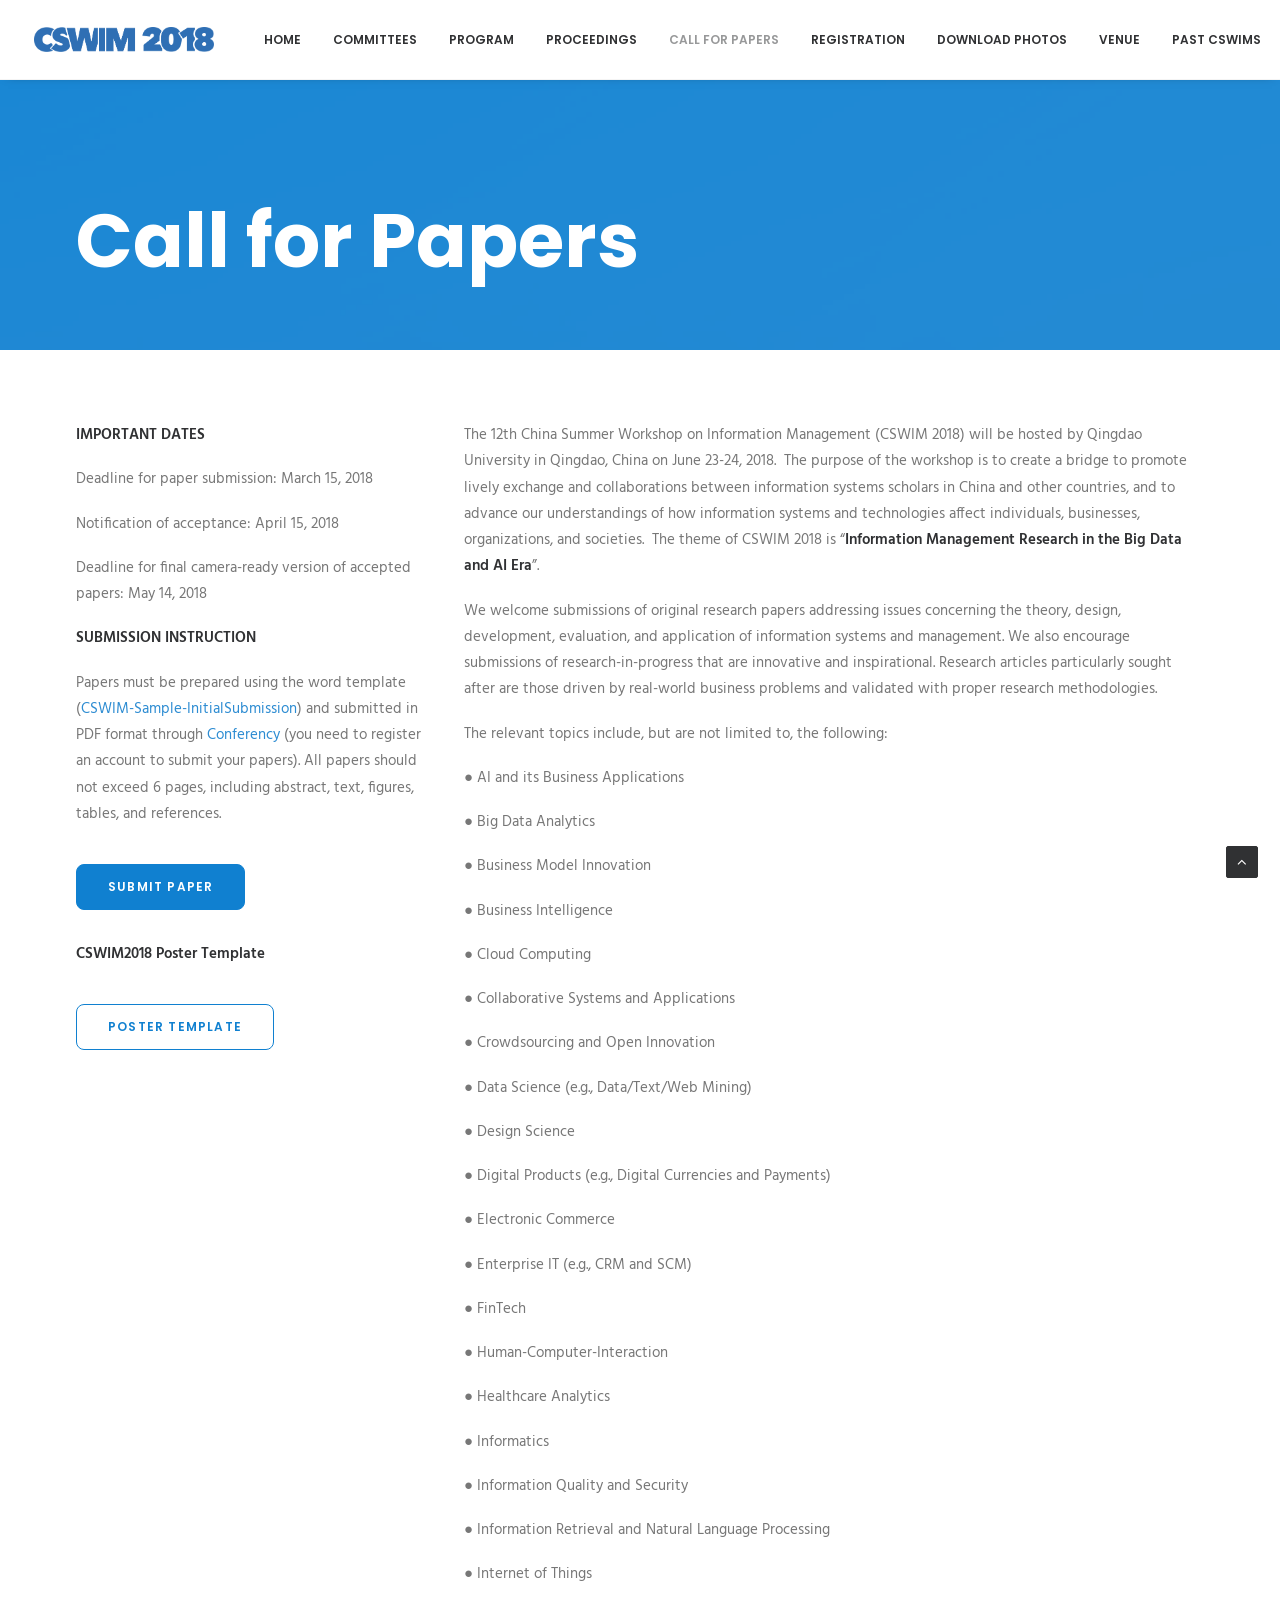
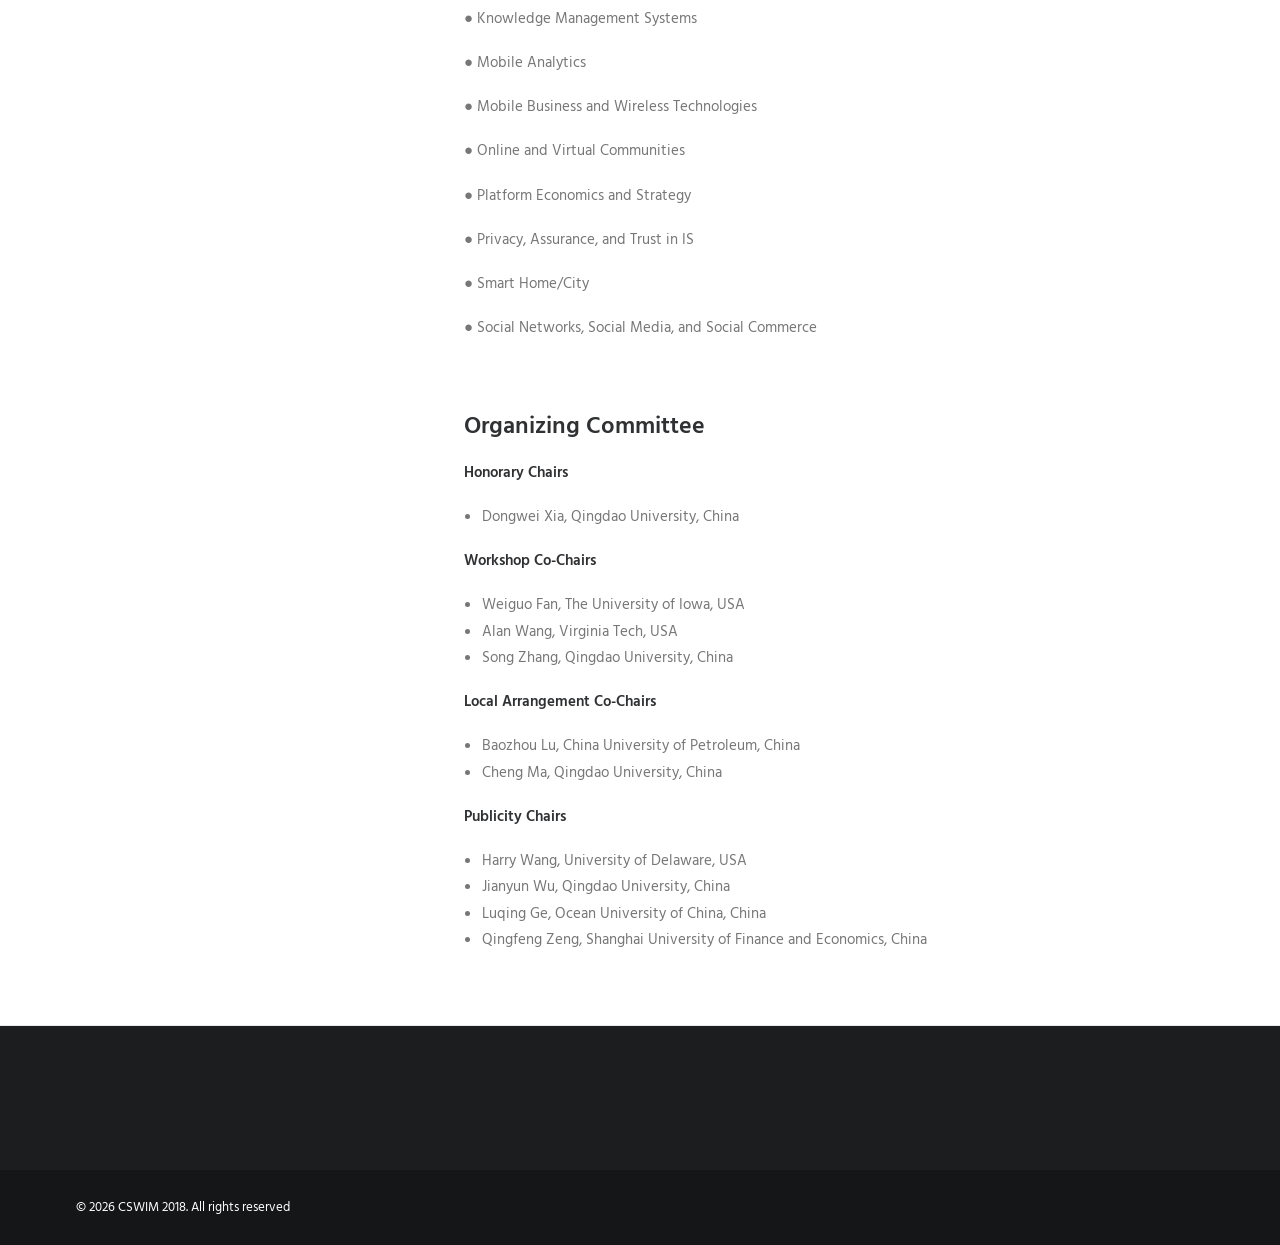
<file: call-for-papers/index.html>
<!DOCTYPE html><html class="no-touch" lang="en-US" xmlns="http://www.w3.org/1999/xhtml"><head>
<meta http-equiv="Content-Type" content="text/html; charset=UTF-8">
<meta name="viewport" content="width=device-width, initial-scale=1">
<link rel="profile" href="http://gmpg.org/xfn/11">
<link rel="pingback" href="https://2018.cswimworkshop.org/xmlrpc.php">
<title>Call for Papers – CSWIM 2018</title>
<meta name="robots" content="max-image-preview:large">
<link rel="dns-prefetch" href="//fonts.googleapis.com">
<link rel="alternate" type="application/rss+xml" title="CSWIM 2018 » Feed" href="https://2018.cswimworkshop.org/feed/">
<link rel="alternate" type="application/rss+xml" title="CSWIM 2018 » Comments Feed" href="https://2018.cswimworkshop.org/comments/feed/">
<link rel="alternate" type="application/rss+xml" title="CSWIM 2018 » Call for Papers Comments Feed" href="https://2018.cswimworkshop.org/call-for-papers/feed/">
<link rel="alternate" title="oEmbed (JSON)" type="application/json+oembed" href="https://2018.cswimworkshop.org/wp-json/oembed/1.0/embed?url=https%3A%2F%2F2018.cswimworkshop.org%2Fcall-for-papers%2F">
<link rel="alternate" title="oEmbed (XML)" type="text/xml+oembed" href="https://2018.cswimworkshop.org/wp-json/oembed/1.0/embed?url=https%3A%2F%2F2018.cswimworkshop.org%2Fcall-for-papers%2F&amp;format=xml">
<style id="wp-img-auto-sizes-contain-inline-css">
img:is([sizes=auto i],[sizes^="auto," i]){contain-intrinsic-size:3000px 1500px}
/*# sourceURL=wp-img-auto-sizes-contain-inline-css */
</style>
<style id="wp-emoji-styles-inline-css">

	img.wp-smiley, img.emoji {
		display: inline !important;
		border: none !important;
		box-shadow: none !important;
		height: 1em !important;
		width: 1em !important;
		margin: 0 0.07em !important;
		vertical-align: -0.1em !important;
		background: none !important;
		padding: 0 !important;
	}
/*# sourceURL=wp-emoji-styles-inline-css */
</style>
<style id="wp-block-library-inline-css">
:root{--wp-block-synced-color:#7a00df;--wp-block-synced-color--rgb:122,0,223;--wp-bound-block-color:var(--wp-block-synced-color);--wp-editor-canvas-background:#ddd;--wp-admin-theme-color:#007cba;--wp-admin-theme-color--rgb:0,124,186;--wp-admin-theme-color-darker-10:#006ba1;--wp-admin-theme-color-darker-10--rgb:0,107,160.5;--wp-admin-theme-color-darker-20:#005a87;--wp-admin-theme-color-darker-20--rgb:0,90,135;--wp-admin-border-width-focus:2px}@media (min-resolution:192dpi){:root{--wp-admin-border-width-focus:1.5px}}.wp-element-button{cursor:pointer}:root .has-very-light-gray-background-color{background-color:#eee}:root .has-very-dark-gray-background-color{background-color:#313131}:root .has-very-light-gray-color{color:#eee}:root .has-very-dark-gray-color{color:#313131}:root .has-vivid-green-cyan-to-vivid-cyan-blue-gradient-background{background:linear-gradient(135deg,#00d084,#0693e3)}:root .has-purple-crush-gradient-background{background:linear-gradient(135deg,#34e2e4,#4721fb 50%,#ab1dfe)}:root .has-hazy-dawn-gradient-background{background:linear-gradient(135deg,#faaca8,#dad0ec)}:root .has-subdued-olive-gradient-background{background:linear-gradient(135deg,#fafae1,#67a671)}:root .has-atomic-cream-gradient-background{background:linear-gradient(135deg,#fdd79a,#004a59)}:root .has-nightshade-gradient-background{background:linear-gradient(135deg,#330968,#31cdcf)}:root .has-midnight-gradient-background{background:linear-gradient(135deg,#020381,#2874fc)}:root{--wp--preset--font-size--normal:16px;--wp--preset--font-size--huge:42px}.has-regular-font-size{font-size:1em}.has-larger-font-size{font-size:2.625em}.has-normal-font-size{font-size:var(--wp--preset--font-size--normal)}.has-huge-font-size{font-size:var(--wp--preset--font-size--huge)}:root .has-text-align-center{text-align:center}:root .has-text-align-left{text-align:left}:root .has-text-align-right{text-align:right}.has-fit-text{white-space:nowrap!important}#end-resizable-editor-section{display:none}.aligncenter{clear:both}.items-justified-left{justify-content:flex-start}.items-justified-center{justify-content:center}.items-justified-right{justify-content:flex-end}.items-justified-space-between{justify-content:space-between}.screen-reader-text{word-wrap:normal!important;border:0;clip-path:inset(50%);height:1px;margin:-1px;overflow:hidden;padding:0;position:absolute;width:1px}.screen-reader-text:focus{background-color:#ddd;clip-path:none;color:#444;display:block;font-size:1em;height:auto;left:5px;line-height:normal;padding:15px 23px 14px;text-decoration:none;top:5px;width:auto;z-index:100000}html :where(.has-border-color){border-style:solid}html :where([style*=border-color]){border-style:solid}html :where([style*=border-top-color]){border-top-style:solid}html :where([style*=border-right-color]){border-right-style:solid}html :where([style*=border-bottom-color]){border-bottom-style:solid}html :where([style*=border-left-color]){border-left-style:solid}html :where([style*=border-width]){border-style:solid}html :where([style*=border-top-width]){border-top-style:solid}html :where([style*=border-right-width]){border-right-style:solid}html :where([style*=border-bottom-width]){border-bottom-style:solid}html :where([style*=border-left-width]){border-left-style:solid}html :where(img[class*=wp-image-]){height:auto;max-width:100%}:where(figure){margin:0 0 1em}html :where(.is-position-sticky){--wp-admin--admin-bar--position-offset:var(--wp-admin--admin-bar--height,0px)}@media screen and (max-width:600px){html :where(.is-position-sticky){--wp-admin--admin-bar--position-offset:0px}}

/*# sourceURL=/wp-includes/css/dist/block-library/common.min.css */
</style>
<style id="classic-theme-styles-inline-css">
/*! This file is auto-generated */
.wp-block-button__link{color:#fff;background-color:#32373c;border-radius:9999px;box-shadow:none;text-decoration:none;padding:calc(.667em + 2px) calc(1.333em + 2px);font-size:1.125em}.wp-block-file__button{background:#32373c;color:#fff;text-decoration:none}
/*# sourceURL=/wp-includes/css/classic-themes.min.css */
</style>

<style id="global-styles-inline-css">
:root{--wp--preset--aspect-ratio--square: 1;--wp--preset--aspect-ratio--4-3: 4/3;--wp--preset--aspect-ratio--3-4: 3/4;--wp--preset--aspect-ratio--3-2: 3/2;--wp--preset--aspect-ratio--2-3: 2/3;--wp--preset--aspect-ratio--16-9: 16/9;--wp--preset--aspect-ratio--9-16: 9/16;--wp--preset--color--black: #000000;--wp--preset--color--cyan-bluish-gray: #abb8c3;--wp--preset--color--white: #ffffff;--wp--preset--color--pale-pink: #f78da7;--wp--preset--color--vivid-red: #cf2e2e;--wp--preset--color--luminous-vivid-orange: #ff6900;--wp--preset--color--luminous-vivid-amber: #fcb900;--wp--preset--color--light-green-cyan: #7bdcb5;--wp--preset--color--vivid-green-cyan: #00d084;--wp--preset--color--pale-cyan-blue: #8ed1fc;--wp--preset--color--vivid-cyan-blue: #0693e3;--wp--preset--color--vivid-purple: #9b51e0;--wp--preset--gradient--vivid-cyan-blue-to-vivid-purple: linear-gradient(135deg,rgb(6,147,227) 0%,rgb(155,81,224) 100%);--wp--preset--gradient--light-green-cyan-to-vivid-green-cyan: linear-gradient(135deg,rgb(122,220,180) 0%,rgb(0,208,130) 100%);--wp--preset--gradient--luminous-vivid-amber-to-luminous-vivid-orange: linear-gradient(135deg,rgb(252,185,0) 0%,rgb(255,105,0) 100%);--wp--preset--gradient--luminous-vivid-orange-to-vivid-red: linear-gradient(135deg,rgb(255,105,0) 0%,rgb(207,46,46) 100%);--wp--preset--gradient--very-light-gray-to-cyan-bluish-gray: linear-gradient(135deg,rgb(238,238,238) 0%,rgb(169,184,195) 100%);--wp--preset--gradient--cool-to-warm-spectrum: linear-gradient(135deg,rgb(74,234,220) 0%,rgb(151,120,209) 20%,rgb(207,42,186) 40%,rgb(238,44,130) 60%,rgb(251,105,98) 80%,rgb(254,248,76) 100%);--wp--preset--gradient--blush-light-purple: linear-gradient(135deg,rgb(255,206,236) 0%,rgb(152,150,240) 100%);--wp--preset--gradient--blush-bordeaux: linear-gradient(135deg,rgb(254,205,165) 0%,rgb(254,45,45) 50%,rgb(107,0,62) 100%);--wp--preset--gradient--luminous-dusk: linear-gradient(135deg,rgb(255,203,112) 0%,rgb(199,81,192) 50%,rgb(65,88,208) 100%);--wp--preset--gradient--pale-ocean: linear-gradient(135deg,rgb(255,245,203) 0%,rgb(182,227,212) 50%,rgb(51,167,181) 100%);--wp--preset--gradient--electric-grass: linear-gradient(135deg,rgb(202,248,128) 0%,rgb(113,206,126) 100%);--wp--preset--gradient--midnight: linear-gradient(135deg,rgb(2,3,129) 0%,rgb(40,116,252) 100%);--wp--preset--font-size--small: 13px;--wp--preset--font-size--medium: 20px;--wp--preset--font-size--large: 36px;--wp--preset--font-size--x-large: 42px;--wp--preset--spacing--20: 0.44rem;--wp--preset--spacing--30: 0.67rem;--wp--preset--spacing--40: 1rem;--wp--preset--spacing--50: 1.5rem;--wp--preset--spacing--60: 2.25rem;--wp--preset--spacing--70: 3.38rem;--wp--preset--spacing--80: 5.06rem;--wp--preset--shadow--natural: 6px 6px 9px rgba(0, 0, 0, 0.2);--wp--preset--shadow--deep: 12px 12px 50px rgba(0, 0, 0, 0.4);--wp--preset--shadow--sharp: 6px 6px 0px rgba(0, 0, 0, 0.2);--wp--preset--shadow--outlined: 6px 6px 0px -3px rgb(255, 255, 255), 6px 6px rgb(0, 0, 0);--wp--preset--shadow--crisp: 6px 6px 0px rgb(0, 0, 0);}:where(body) { margin: 0; }:where(.is-layout-flex){gap: 0.5em;}:where(.is-layout-grid){gap: 0.5em;}body .is-layout-flex{display: flex;}.is-layout-flex{flex-wrap: wrap;align-items: center;}.is-layout-flex > :is(*, div){margin: 0;}body .is-layout-grid{display: grid;}.is-layout-grid > :is(*, div){margin: 0;}body{padding-top: 0px;padding-right: 0px;padding-bottom: 0px;padding-left: 0px;}:root :where(.wp-element-button, .wp-block-button__link){background-color: #32373c;border-width: 0;color: #fff;font-family: inherit;font-size: inherit;font-style: inherit;font-weight: inherit;letter-spacing: inherit;line-height: inherit;padding-top: calc(0.667em + 2px);padding-right: calc(1.333em + 2px);padding-bottom: calc(0.667em + 2px);padding-left: calc(1.333em + 2px);text-decoration: none;text-transform: inherit;}.has-black-color{color: var(--wp--preset--color--black) !important;}.has-cyan-bluish-gray-color{color: var(--wp--preset--color--cyan-bluish-gray) !important;}.has-white-color{color: var(--wp--preset--color--white) !important;}.has-pale-pink-color{color: var(--wp--preset--color--pale-pink) !important;}.has-vivid-red-color{color: var(--wp--preset--color--vivid-red) !important;}.has-luminous-vivid-orange-color{color: var(--wp--preset--color--luminous-vivid-orange) !important;}.has-luminous-vivid-amber-color{color: var(--wp--preset--color--luminous-vivid-amber) !important;}.has-light-green-cyan-color{color: var(--wp--preset--color--light-green-cyan) !important;}.has-vivid-green-cyan-color{color: var(--wp--preset--color--vivid-green-cyan) !important;}.has-pale-cyan-blue-color{color: var(--wp--preset--color--pale-cyan-blue) !important;}.has-vivid-cyan-blue-color{color: var(--wp--preset--color--vivid-cyan-blue) !important;}.has-vivid-purple-color{color: var(--wp--preset--color--vivid-purple) !important;}.has-black-background-color{background-color: var(--wp--preset--color--black) !important;}.has-cyan-bluish-gray-background-color{background-color: var(--wp--preset--color--cyan-bluish-gray) !important;}.has-white-background-color{background-color: var(--wp--preset--color--white) !important;}.has-pale-pink-background-color{background-color: var(--wp--preset--color--pale-pink) !important;}.has-vivid-red-background-color{background-color: var(--wp--preset--color--vivid-red) !important;}.has-luminous-vivid-orange-background-color{background-color: var(--wp--preset--color--luminous-vivid-orange) !important;}.has-luminous-vivid-amber-background-color{background-color: var(--wp--preset--color--luminous-vivid-amber) !important;}.has-light-green-cyan-background-color{background-color: var(--wp--preset--color--light-green-cyan) !important;}.has-vivid-green-cyan-background-color{background-color: var(--wp--preset--color--vivid-green-cyan) !important;}.has-pale-cyan-blue-background-color{background-color: var(--wp--preset--color--pale-cyan-blue) !important;}.has-vivid-cyan-blue-background-color{background-color: var(--wp--preset--color--vivid-cyan-blue) !important;}.has-vivid-purple-background-color{background-color: var(--wp--preset--color--vivid-purple) !important;}.has-black-border-color{border-color: var(--wp--preset--color--black) !important;}.has-cyan-bluish-gray-border-color{border-color: var(--wp--preset--color--cyan-bluish-gray) !important;}.has-white-border-color{border-color: var(--wp--preset--color--white) !important;}.has-pale-pink-border-color{border-color: var(--wp--preset--color--pale-pink) !important;}.has-vivid-red-border-color{border-color: var(--wp--preset--color--vivid-red) !important;}.has-luminous-vivid-orange-border-color{border-color: var(--wp--preset--color--luminous-vivid-orange) !important;}.has-luminous-vivid-amber-border-color{border-color: var(--wp--preset--color--luminous-vivid-amber) !important;}.has-light-green-cyan-border-color{border-color: var(--wp--preset--color--light-green-cyan) !important;}.has-vivid-green-cyan-border-color{border-color: var(--wp--preset--color--vivid-green-cyan) !important;}.has-pale-cyan-blue-border-color{border-color: var(--wp--preset--color--pale-cyan-blue) !important;}.has-vivid-cyan-blue-border-color{border-color: var(--wp--preset--color--vivid-cyan-blue) !important;}.has-vivid-purple-border-color{border-color: var(--wp--preset--color--vivid-purple) !important;}.has-vivid-cyan-blue-to-vivid-purple-gradient-background{background: var(--wp--preset--gradient--vivid-cyan-blue-to-vivid-purple) !important;}.has-light-green-cyan-to-vivid-green-cyan-gradient-background{background: var(--wp--preset--gradient--light-green-cyan-to-vivid-green-cyan) !important;}.has-luminous-vivid-amber-to-luminous-vivid-orange-gradient-background{background: var(--wp--preset--gradient--luminous-vivid-amber-to-luminous-vivid-orange) !important;}.has-luminous-vivid-orange-to-vivid-red-gradient-background{background: var(--wp--preset--gradient--luminous-vivid-orange-to-vivid-red) !important;}.has-very-light-gray-to-cyan-bluish-gray-gradient-background{background: var(--wp--preset--gradient--very-light-gray-to-cyan-bluish-gray) !important;}.has-cool-to-warm-spectrum-gradient-background{background: var(--wp--preset--gradient--cool-to-warm-spectrum) !important;}.has-blush-light-purple-gradient-background{background: var(--wp--preset--gradient--blush-light-purple) !important;}.has-blush-bordeaux-gradient-background{background: var(--wp--preset--gradient--blush-bordeaux) !important;}.has-luminous-dusk-gradient-background{background: var(--wp--preset--gradient--luminous-dusk) !important;}.has-pale-ocean-gradient-background{background: var(--wp--preset--gradient--pale-ocean) !important;}.has-electric-grass-gradient-background{background: var(--wp--preset--gradient--electric-grass) !important;}.has-midnight-gradient-background{background: var(--wp--preset--gradient--midnight) !important;}.has-small-font-size{font-size: var(--wp--preset--font-size--small) !important;}.has-medium-font-size{font-size: var(--wp--preset--font-size--medium) !important;}.has-large-font-size{font-size: var(--wp--preset--font-size--large) !important;}.has-x-large-font-size{font-size: var(--wp--preset--font-size--x-large) !important;}
/*# sourceURL=global-styles-inline-css */
</style>

<link rel="stylesheet" id="contact-form-7-css" href="../wp-content/plugins/contact-form-7/includes/css/styles__ver=6.1.6.css" media="all">
<link rel="stylesheet" id="uncodefont-google-css" href="//fonts.googleapis.com/css?family=Poppins:300,regular,500,600,700%7CHind:300,regular,500,600,700%7CDroid+Serif:regular,italic,700,700italic%7CDosis:200,300,regular,500,600,700,800%7CPlayfair+Display:regular,italic,700,700italic,900,900italic%7COswald:300,regular,700%7CRoboto:100,100italic,300,300italic,regular,italic,500,500italic,700,700italic,900,900italic%7CSource+Sans+Pro:200,200italic,300,300italic,regular,italic,600,600italic,700,700italic,900,900italic&amp;subset=devanagari,latin-ext,latin,cyrillic,vietnamese,greek,cyrillic-ext,greek-ext&amp;ver=2.5.0" media="all">
<link rel="stylesheet" id="uncode-style-css" href="../wp-content/themes/uncode/library/css/style.css" media="all">
<style id="uncode-style-inline-css">

@media (min-width: 960px) { .limit-width { max-width: 1200px; margin: auto;}}
.menu-primary ul.menu-smart > li > a, .menu-primary ul.menu-smart li.dropdown > a, .menu-primary ul.menu-smart li.mega-menu > a, .vmenu-container ul.menu-smart > li > a, .vmenu-container ul.menu-smart li.dropdown > a { text-transform: uppercase; }
#changer-back-color { transition: background-color 1000ms cubic-bezier(0.25, 1, 0.5, 1) !important; } #changer-back-color > div { transition: opacity 1000ms cubic-bezier(0.25, 1, 0.5, 1) !important; } body.bg-changer-init.disable-hover .main-wrapper .style-light,  body.bg-changer-init.disable-hover .main-wrapper .style-light h1,  body.bg-changer-init.disable-hover .main-wrapper .style-light h2, body.bg-changer-init.disable-hover .main-wrapper .style-light h3, body.bg-changer-init.disable-hover .main-wrapper .style-light h4, body.bg-changer-init.disable-hover .main-wrapper .style-light h5, body.bg-changer-init.disable-hover .main-wrapper .style-light h6, body.bg-changer-init.disable-hover .main-wrapper .style-light a, body.bg-changer-init.disable-hover .main-wrapper .style-dark, body.bg-changer-init.disable-hover .main-wrapper .style-dark h1, body.bg-changer-init.disable-hover .main-wrapper .style-dark h2, body.bg-changer-init.disable-hover .main-wrapper .style-dark h3, body.bg-changer-init.disable-hover .main-wrapper .style-dark h4, body.bg-changer-init.disable-hover .main-wrapper .style-dark h5, body.bg-changer-init.disable-hover .main-wrapper .style-dark h6, body.bg-changer-init.disable-hover .main-wrapper .style-dark a { transition: color 1000ms cubic-bezier(0.25, 1, 0.5, 1) !important; } body.bg-changer-init.disable-hover .main-wrapper .heading-text-highlight-inner { transition-property: right, background; transition-duration: 1000ms }
/*# sourceURL=uncode-style-inline-css */
</style>
<link rel="stylesheet" id="uncode-icons-css" href="../wp-content/themes/uncode/library/css/uncode-icons.css" media="all">
<link rel="stylesheet" id="uncode-custom-style-css" href="../wp-content/themes/uncode/library/css/style-custom.css" media="all">
<script id="uncode-init-js-extra">
var SiteParameters = {"days":"days","hours":"hours","minutes":"minutes","seconds":"seconds","constant_scroll":"on","scroll_speed":"2","parallax_factor":"0.25","loading":"Loading\u2026","slide_name":"slide","slide_footer":"footer","ajax_url":"https://2018.cswimworkshop.org/wp-admin/admin-ajax.php","nonce_adaptive_images":"8a6f1a726c","nonce_srcset_async":"8307e50a17","enable_debug":"","block_mobile_videos":"","is_frontend_editor":"","mobile_parallax_allowed":"","wireframes_plugin_active":"","sticky_elements":"","lazyload_type":"","resize_quality":"90","register_metadata":"","bg_changer_time":"1000","update_wc_fragments":"1","optimize_shortpixel_image":"","custom_cursor_selector":"[href], .trigger-overlay, .owl-next, .owl-prev, .owl-dot, input[type=\"submit\"], button[type=\"submit\"], a[class^=\"ilightbox\"], .ilightbox-thumbnail, .ilightbox-prev, .ilightbox-next, .overlay-close, .unmodal-close, .qty-inset \u003E span, .share-button li, .uncode-post-titles .tmb.tmb-click-area, .btn-link, .tmb-click-row .t-inside","mobile_parallax_animation":""};
//# sourceURL=uncode-init-js-extra
</script>
<script id="uncode-init-js" src="../wp-content/themes/uncode/library/js/init.min.js"></script>
<script id="jquery-core-js" src="../wp-includes/js/jquery/jquery.min__ver=3.7.1.js"></script>
<script id="jquery-migrate-js" src="../wp-includes/js/jquery/jquery-migrate.min__ver=3.4.1.js"></script>
<link rel="https://api.w.org/" href="https://2018.cswimworkshop.org/wp-json/"><link rel="alternate" title="JSON" type="application/json" href="https://2018.cswimworkshop.org/wp-json/wp/v2/pages/54170"><link rel="EditURI" type="application/rsd+xml" title="RSD" href="https://2018.cswimworkshop.org/xmlrpc.php?rsd">
<meta name="generator" content="WordPress 7.0.1">
<link rel="canonical" href="./call-for-papers">
<link rel="shortlink" href="https://2018.cswimworkshop.org/?p=54170">
<style>.recentcomments a{display:inline !important;padding:0 !important;margin:0 !important;}</style><!--[if lte IE 9]><link rel="stylesheet" type="text/css" href="../wp-content/plugins/uncode-js_composer/assets/css/vc_lte_ie9.min.css" media="screen"><![endif]--><!--[if IE  8]><link rel="stylesheet" type="text/css" href="../wp-content/plugins/uncode-js_composer/assets/css/vc-ie8.min.css" media="screen"><![endif]--><link rel="icon" href="../wp-content/uploads/2017/01/cropped-favicon-32x32.png" sizes="32x32">
<link rel="icon" href="../wp-content/uploads/2017/01/cropped-favicon-192x192.png" sizes="192x192">
<link rel="apple-touch-icon" href="../wp-content/uploads/2017/01/cropped-favicon-180x180.png">
<meta name="msapplication-TileImage" content="https://2018.cswimworkshop.org/wp-content/uploads/2017/01/cropped-favicon-270x270.png">
<style type="text/css" data-type="vc_shortcodes-custom-css">.vc_custom_1438176486753{border-bottom-width: 1px !important;}.vc_custom_1526914209613{margin-top: 30px !important;}</style><noscript><style type="text/css"> .wpb_animate_when_almost_visible { opacity: 1; }</style></noscript></head>
<body class="wp-singular page-template-default page page-id-54170 wp-theme-uncode  style-color-wayh-bg hormenu-position-left megamenu-full-submenu hmenu hmenu-position-right header-full-width main-center-align mobile-parallax-not-allowed ilb-no-bounce qw-body-scroll-disabled wpb-js-composer js-comp-ver-4.12.1 vc_responsive" data-border="0">
		<div class="body-borders" data-border="0"><div class="top-border body-border-shadow"></div><div class="right-border body-border-shadow"></div><div class="bottom-border body-border-shadow"></div><div class="left-border body-border-shadow"></div><div class="top-border style-light-bg"></div><div class="right-border style-light-bg"></div><div class="bottom-border style-light-bg"></div><div class="left-border style-light-bg"></div></div>	<div class="box-wrapper">
		<div class="box-container">
		<script type="text/javascript" id="initBox">UNCODE.initBox();</script>
		<div class="menu-wrapper menu-shrink menu-hide-only menu-no-arrows">
													
													<header id="masthead" class="navbar menu-primary menu-light submenu-dark menu-transparent menu-add-padding style-light-original menu-absolute menu-with-logo">
														<div class="menu-container menu-hide style-color-xsdn-bg menu-borders menu-shadows">
															<div class="row-menu">
																<div class="row-menu-inner">
																	<div id="logo-container-mobile" class="col-lg-0 logo-container middle">
																		<div id="main-logo" class="navbar-header style-light">
																			<a href="../index.html" class="navbar-brand" data-minheight="14"><div class="logo-image main-logo  logo-light" data-maxheight="25" style="height: 25px;"><img fetchpriority="high" decoding="async" src="../wp-content/uploads/2017/01/CSWIM2018-blue.png" alt="logo" width="1094" height="152" class="img-responsive"></div><div class="logo-image main-logo  logo-dark" data-maxheight="25" style="height: 25px;display:none;"><img decoding="async" src="../wp-content/uploads/2017/01/CSWIM2018-white.png" alt="logo" width="1094" height="152" class="img-responsive"></div></a>
																		</div>
																		<div class="mmb-container"><div class="mobile-additional-icons"></div><div class="mobile-menu-button mobile-menu-button-light lines-button"><span class="lines"><span></span></span></div></div>
																	</div>
																	<div class="col-lg-12 main-menu-container middle">
																		<div class="menu-horizontal">
																			<div class="menu-horizontal-inner">
																				<div class="nav navbar-nav navbar-main navbar-nav-first"><ul id="menu-main-menu" class="menu-primary-inner menu-smart sm"><li id="menu-item-54080" class="menu-item menu-item-type-post_type menu-item-object-page menu-item-home menu-item-54080 menu-item-link"><a title="Home" href="../index.html">Home<i class="fa fa-angle-right fa-dropdown"></i></a></li>
<li id="menu-item-55016" class="menu-item menu-item-type-custom menu-item-object-custom menu-item-has-children menu-item-55016 dropdown menu-item-link"><a title="Committees" href="./index.html" data-toggle="dropdown" class="dropdown-toggle" data-type="title">Committees<i class="fa fa-angle-down fa-dropdown"></i></a>
<ul role="menu" class="drop-menu">
	<li id="menu-item-55019" class="menu-item menu-item-type-post_type menu-item-object-page menu-item-55019"><a title="Organizing Committee" href="../organizing-committee/index.html">Organizing Committee<i class="fa fa-angle-right fa-dropdown"></i></a></li>
	<li id="menu-item-55017" class="menu-item menu-item-type-post_type menu-item-object-page menu-item-55017"><a title="Advisory Committee" href="../advisory-committee/index.html">Advisory Committee<i class="fa fa-angle-right fa-dropdown"></i></a></li>
	<li id="menu-item-55018" class="menu-item menu-item-type-post_type menu-item-object-page menu-item-55018"><a title="Program Committee" href="../program-committee/index.html">Program Committee<i class="fa fa-angle-right fa-dropdown"></i></a></li>
	<li id="menu-item-55070" class="menu-item menu-item-type-post_type menu-item-object-page menu-item-55070"><a title="Best Paper Committee" href="../best-paper-committee/index.html">Best Paper Committee<i class="fa fa-angle-right fa-dropdown"></i></a></li>
</ul>
</li>
<li id="menu-item-55129" class="menu-item menu-item-type-custom menu-item-object-custom menu-item-has-children menu-item-55129 dropdown menu-item-link"><a title="Program" href="./index.html" data-toggle="dropdown" class="dropdown-toggle" data-type="title">Program<i class="fa fa-angle-down fa-dropdown"></i></a>
<ul role="menu" class="drop-menu">
	<li id="menu-item-55115" class="menu-item menu-item-type-post_type menu-item-object-page menu-item-55115"><a title="Keynote Speakers" href="../keynote-speakers/index.html">Keynote Speakers<i class="fa fa-angle-right fa-dropdown"></i></a></li>
	<li id="menu-item-55171" class="menu-item menu-item-type-custom menu-item-object-custom menu-item-55171"><a title="Download Program (pdf)" href="http://2018.cswimworkshop.org/wp-content/uploads/2017/01/CSWIM2018-Program.pdf">Download Program (pdf)<i class="fa fa-angle-right fa-dropdown"></i></a></li>
	<li id="menu-item-55128" class="menu-item menu-item-type-post_type menu-item-object-page menu-item-55128"><a title="Schedule" href="../schedule/index.html">Schedule<i class="fa fa-angle-right fa-dropdown"></i></a></li>
</ul>
</li>
<li id="menu-item-55180" class="menu-item menu-item-type-post_type menu-item-object-page menu-item-55180 menu-item-link"><a title="Proceedings" href="../proceedings/index.html">Proceedings<i class="fa fa-angle-right fa-dropdown"></i></a></li>
<li id="menu-item-54188" class="menu-item menu-item-type-post_type menu-item-object-page current-menu-item page_item page-item-54170 current_page_item menu-item-54188 active menu-item-link"><a title="Call for Papers" href="./index.html">Call for Papers<i class="fa fa-angle-right fa-dropdown"></i></a></li>
<li id="menu-item-55053" class="menu-item menu-item-type-post_type menu-item-object-page menu-item-55053 menu-item-link"><a title="Registration" href="../registration/index.html">Registration<i class="fa fa-angle-right fa-dropdown"></i></a></li>
<li id="menu-item-55187" class="menu-item menu-item-type-custom menu-item-object-custom menu-item-55187 menu-item-link"><a title="Download Photos" href="https://pan.baidu.com/s/1Al6X3M-5N5d1iRhJA-kOzQ">Download Photos<i class="fa fa-angle-right fa-dropdown"></i></a></li>
<li id="menu-item-55006" class="menu-item menu-item-type-custom menu-item-object-custom menu-item-has-children menu-item-55006 dropdown menu-item-link"><a title="Venue" href="./index.html" data-toggle="dropdown" class="dropdown-toggle" data-type="title">Venue<i class="fa fa-angle-down fa-dropdown"></i></a>
<ul role="menu" class="drop-menu">
	<li id="menu-item-55008" class="menu-item menu-item-type-post_type menu-item-object-page menu-item-55008"><a title="Venue and Accommodation" href="../venue/index.html">Venue and Accommodation<i class="fa fa-angle-right fa-dropdown"></i></a></li>
	<li id="menu-item-55007" class="menu-item menu-item-type-post_type menu-item-object-page menu-item-55007"><a title="Tours in Qingdao" href="../tours/index.html">Tours in Qingdao<i class="fa fa-angle-right fa-dropdown"></i></a></li>
</ul>
</li>
<li id="menu-item-54414" class="menu-item menu-item-type-custom menu-item-object-custom menu-item-54414 menu-item-link"><a title="Past CSWIMs" href="http://cswimworkshop.org">Past CSWIMs<i class="fa fa-angle-right fa-dropdown"></i></a></li>
</ul></div><div class="nav navbar-nav navbar-nav-last"><ul class="menu-smart sm menu-icons"><li class="menu-item-link search-icon style-light dropdown "><a href="./index.html" class="trigger-overlay search-icon" data-area="search" data-container="box-container">
													<i class="fa fa-search3"></i><span class="desktop-hidden"><span>Search</span></span><i class="fa fa-angle-down fa-dropdown desktop-hidden"></i>
													</a><ul role="menu" class="drop-menu desktop-hidden">
														<li>
															<form class="search ccc" method="get" action="https://2018.cswimworkshop.org/">
																<input type="search" class="search-field no-livesearch" placeholder="Search…" value="" name="s" title="Search…"></form>
														</li>
													</ul></li></ul></div></div>
																		</div>
																	</div>
																</div>
															</div>
														</div>
													</header>
												</div>			<script type="text/javascript" id="fixMenuHeight">UNCODE.fixMenuHeight();</script>
			<div class="main-wrapper">
				<div class="main-container">
					<div class="page-wrapper">
						<div class="sections-container">
<script type="text/javascript">UNCODE.initHeader();</script><article id="post-54170" class="page-body style-color-xsdn-bg post-54170 page type-page status-publish hentry">
						<div class="post-wrapper">
							<div class="post-body"><div class="post-content un-no-sidebar-layout"><div data-parent="true" class="vc_row style-color-wayh-bg row-container" id="row-unique-0"><div class="row-background background-element">
											<div class="background-wrapper">
												<div class="background-inner" style="background-image: url(../wp-content/uploads/2016/09/photo-placeholder-20.jpg);background-repeat: no-repeat;background-position: center top;background-attachment: scroll;background-size: cover;" data-imgready="true"></div>
												<div class="block-bg-overlay style-accent-bg" style="opacity: 0.9;"></div>
											</div>
										</div><div class="row double-top-padding double-bottom-padding single-h-padding limit-width row-parent" data-height-ratio="30"><div class="wpb_row row-inner"><div class="wpb_column pos-bottom pos-center align_left column_parent col-lg-12 single-internal-gutter"><div class="uncol style-dark"><div class="uncoltable"><div class="uncell no-block-padding"><div class="uncont"><div class="vc_custom_heading_wrap "><div class="heading-text el-text"><h1 class="font-762333 fontsize-338686 fontheight-179065 font-weight-700"><span>Call for Papers</span></h1></div><div class="clear"></div></div></div></div></div></div></div><script id="script-row-unique-0" data-row="script-row-unique-0" type="text/javascript" class="vc_controls">UNCODE.initRow(document.getElementById("row-unique-0"));</script></div></div></div><div data-parent="true" class="vc_row vc_custom_1438176486753 border-color-gyho-color row-container onepage-section" data-label="Welcome" data-name="welcome" style="border-style: solid;border-bottom-width: 1px ;" id="row-unique-1"><div class="row-background background-element" style="opacity: 1;">
											<div class="background-wrapper">
												<div class="background-inner" data-imgready="true"></div>
												<div class="block-bg-overlay style-color-xsdn-bg" style="opacity: 0.7;"></div>
											</div>
										</div><div class="row double-top-padding double-bottom-padding single-h-padding limit-width row-parent"><div class="wpb_row row-inner"><div class="wpb_column pos-top pos-center align_left column_parent col-lg-4 single-internal-gutter"><div class="uncol style-light"><div class="uncoltable"><div class="uncell no-block-padding"><div class="uncont"><div class="uncode_text_column"><p><b>IMPORTANT DATES</b></p>
<p>Deadline for paper submission: March 15, 2018</p>
<p>Notification of acceptance: April 15, 2018</p>
<p>Deadline for final camera-ready version of accepted papers: May 14, 2018</p>
<p><b>SUBMISSION INSTRUCTION&nbsp;</b></p>
<p>Papers must be prepared using&nbsp;the word template (<a style="color: #2d8cd2;" href="http://2018.cswimworkshop.org/wp-content/uploads/2018/01/CSWIM-Sample-InitialSubmission.doc">CSWIM-Sample-InitialSubmission</a>)&nbsp;and submitted in PDF format through&nbsp;<a style="color: #2d8cd2;" href="http://app.conferency.com/cswim2018">Conferency</a>&nbsp;(you need to register an account to submit your papers). All papers should not exceed 6 pages, including abstract, text, figures, tables, and references.</p>
</div><span class="btn-container"><a href="http://app.conferency.com/cswim2018" class="custom-link btn btn-accent btn-round btn-icon-left" target="_blank">Submit Paper</a></span><div class="uncode_text_column vc_custom_1526914209613" style="margin-top: 30px ;"><p><b>CSWIM2018 Poster Template</b></p>
</div><span class="btn-container"><a href="http://2018.cswimworkshop.org/wp-content/uploads/2017/01/2018-CSWIM-Poster-Template.pptx" class="custom-link btn btn-accent btn-round btn-outline btn-icon-left" target="_blank">Poster Template</a></span></div></div></div></div></div><div class="wpb_column pos-top pos-center align_left column_parent col-lg-8 single-internal-gutter"><div class="uncol style-light"><div class="uncoltable"><div class="uncell no-block-padding"><div class="uncont"><div class="uncode_text_column"><p>The 12th China Summer Workshop on Information Management (CSWIM 2018) will&nbsp;be hosted by Qingdao University in Qingdao, China on June 23-24, 2018.&nbsp;&nbsp;The purpose of the workshop is to create a bridge to promote lively exchange and collaborations between information systems scholars in China and other countries, and to advance our understandings of how information systems and technologies affect individuals, businesses, organizations, and societies.&nbsp; The theme of CSWIM 2018 is “<strong>Information Management Research in the Big Data and AI Era</strong>”.</p>
<p>We welcome submissions of original research papers addressing issues&nbsp;concerning the theory, design, development, evaluation, and application of&nbsp;information systems and management. We also encourage submissions of&nbsp;research-in-progress that are innovative and inspirational. Research&nbsp;articles particularly sought after are those driven by real-world business&nbsp;problems and validated with proper research methodologies.</p>
<p>The relevant topics include, but are not limited to, the following:</p>
<p>● AI and its Business Applications</p>
<p>● Big Data Analytics</p>
<p>● Business Model Innovation</p>
<p>● Business Intelligence</p>
<p>● Cloud Computing</p>
<p>● Collaborative Systems and Applications</p>
<p>● Crowdsourcing and Open Innovation</p>
<p>● Data Science (e.g., Data/Text/Web Mining)</p>
<p>● Design Science</p>
<p>● Digital Products (e.g., Digital Currencies and Payments)</p>
<p>● Electronic Commerce</p>
<p>● Enterprise IT (e.g., CRM and SCM)</p>
<p>● FinTech</p>
<p>● Human-Computer-Interaction</p>
<p>● Healthcare Analytics</p>
<p>● Informatics</p>
<p>● Information Quality and Security</p>
<p>● Information Retrieval and Natural Language Processing</p>
<p>● Internet of Things</p>
<p>● Knowledge Management Systems</p>
<p>● Mobile Analytics</p>
<p>● Mobile Business and Wireless Technologies</p>
<p>● Online and Virtual Communities</p>
<p>● Platform Economics and Strategy</p>
<p>● Privacy, Assurance, and Trust in IS</p>
<p>● Smart Home/City</p>
<p>● Social Networks, Social Media, and Social Commerce</p>
<p>&nbsp;</p>
<h3><b>Organizing Committee&nbsp;</b></h3>
<p><b>Honorary Chairs&nbsp;</b></p>
<ul>
<li>Dongwei Xia, Qingdao University, China</li>
</ul>
<p><b>Workshop Co-Chairs&nbsp;</b></p>
<ul>
<li>Weiguo Fan, The University of Iowa, USA</li>
<li>Alan Wang, Virginia&nbsp;Tech, USA</li>
<li>Song Zhang, Qingdao University, China</li>
</ul>
<p><b>Local Arrangement Co-Chairs&nbsp;</b></p>
<ul>
<li>Baozhou Lu, China University of Petroleum, China</li>
<li>Cheng Ma, Qingdao University, China</li>
</ul>
<p><b>Publicity Chairs&nbsp;</b></p>
<ul>
<li>Harry Wang, University of Delaware, USA</li>
<li>Jianyun Wu, Qingdao University, China</li>
<li>Luqing Ge, Ocean University of China, China</li>
<li>Qingfeng Zeng, Shanghai University of Finance and Economics, China</li>
</ul>
</div></div></div></div></div></div><script id="script-row-unique-1" data-row="script-row-unique-1" type="text/javascript" class="vc_controls">UNCODE.initRow(document.getElementById("row-unique-1"));</script></div></div></div></div></div>
						</div>
					</article>
								</div><!-- sections container -->
							</div><!-- page wrapper -->
												<footer id="colophon" class="site-footer">
							<div data-parent="true" class="vc_row style-color-rgdb-bg row-container mobile-hidden" id="row-unique-2"><div class="row double-top-padding double-bottom-padding single-h-padding limit-width row-parent"><div class="wpb_row row-inner"><div class="wpb_column pos-top pos-left align_left column_parent col-lg-4 col-md-33 half-internal-gutter"><div class="uncol style-dark"><div class="uncoltable"><div class="uncell no-block-padding"><div class="uncont"></div></div></div></div></div><div class="wpb_column pos-top pos-left align_left column_parent col-lg-4 col-md-33 single-internal-gutter"><div class="uncol style-dark"><div class="uncoltable"><div class="uncell no-block-padding"><div class="uncont"></div></div></div></div></div><div class="wpb_column pos-top pos-left align_left column_parent col-lg-4 col-md-33 single-internal-gutter"><div class="uncol style-dark"><div class="uncoltable"><div class="uncell no-block-padding"><div class="uncont"></div></div></div></div></div><script id="script-row-unique-2" data-row="script-row-unique-2" type="text/javascript" class="vc_controls">UNCODE.initRow(document.getElementById("row-unique-2"));</script></div></div></div><div class="row-container style-dark-bg footer-last">
		  					<div class="row row-parent style-dark limit-width no-top-padding no-h-padding no-bottom-padding">
									<div class="site-info uncell col-lg-6 pos-middle text-left">© 2026 CSWIM 2018. All rights reserved</div><!-- site info -->
								</div>
							</div>						</footer>
																	</div><!-- main container -->
				</div><!-- main wrapper -->
							</div><!-- box container -->
					</div><!-- box wrapper -->
		<div class="style-light footer-scroll-top"><a href="./index.html" class="scroll-top"><i class="fa fa-angle-up fa-stack btn-default btn-hover-nobg"></i></a></div>
					<div class="overlay overlay-sequential style-dark style-dark-bg overlay-search" data-area="search" data-container="box-container">
				<div class="mmb-container"><div class="menu-close-search mobile-menu-button menu-button-offcanvas mobile-menu-button-dark lines-button overlay-close close" data-area="search" data-container="box-container"><span class="lines"></span></div></div>
				<div class="search-container"><form action="https://2018.cswimworkshop.org/" method="get">
	<div class="search-container-inner">
		<input type="search" class="search-field form-fluid no-livesearch" placeholder="Search…" value="" name="s" title="Search for:">
		<i class="fa fa-search3"></i>

			</div>
</form>
</div>
			</div>
		
	<script type="speculationrules">
{"prefetch":[{"source":"document","where":{"and":[{"href_matches":"/*"},{"not":{"href_matches":["/wp-*.php","/wp-admin/*","/wp-content/uploads/*","/wp-content/*","/wp-content/plugins/*","/wp-content/themes/uncode/*","/*\\?(.+)"]}},{"not":{"selector_matches":"a[rel~=\"nofollow\"]"}},{"not":{"selector_matches":".no-prefetch, .no-prefetch a"}}]},"eagerness":"conservative"}]}
</script>
<script id="wp-hooks-js" src="../wp-includes/js/dist/hooks.min__ver=7496969728ca0f95732d.js"></script>
<script id="wp-i18n-js" src="../wp-includes/js/dist/i18n.min__ver=781d11515ad3d91786ec.js"></script>
<script id="wp-i18n-js-after">
wp.i18n.setLocaleData( { 'text direction\u0004ltr': [ 'ltr' ] } );
//# sourceURL=wp-i18n-js-after
</script>
<script id="swv-js" src="../wp-content/plugins/contact-form-7/includes/swv/js/index__ver=6.1.6.js"></script>
<script id="contact-form-7-js-before">
var wpcf7 = {
    "api": {
        "root": "https:\/\/2018.cswimworkshop.org\/wp-json\/",
        "namespace": "contact-form-7\/v1"
    }
};
//# sourceURL=contact-form-7-js-before
</script>
<script id="contact-form-7-js" src="../wp-content/plugins/contact-form-7/includes/js/index__ver=6.1.6.js"></script>
<script id="mediaelement-core-js-before">
var mejsL10n = {"language":"en","strings":{"mejs.download-file":"Download File","mejs.install-flash":"You are using a browser that does not have Flash player enabled or installed. Please turn on your Flash player plugin or download the latest version from https://get.adobe.com/flashplayer/","mejs.fullscreen":"Fullscreen","mejs.play":"Play","mejs.pause":"Pause","mejs.time-slider":"Time Slider","mejs.time-help-text":"Use Left/Right Arrow keys to advance one second, Up/Down arrows to advance ten seconds.","mejs.live-broadcast":"Live Broadcast","mejs.volume-help-text":"Use Up/Down Arrow keys to increase or decrease volume.","mejs.unmute":"Unmute","mejs.mute":"Mute","mejs.volume-slider":"Volume Slider","mejs.video-player":"Video Player","mejs.audio-player":"Audio Player","mejs.captions-subtitles":"Captions/Subtitles","mejs.captions-chapters":"Chapters","mejs.none":"None","mejs.afrikaans":"Afrikaans","mejs.albanian":"Albanian","mejs.arabic":"Arabic","mejs.belarusian":"Belarusian","mejs.bulgarian":"Bulgarian","mejs.catalan":"Catalan","mejs.chinese":"Chinese","mejs.chinese-simplified":"Chinese (Simplified)","mejs.chinese-traditional":"Chinese (Traditional)","mejs.croatian":"Croatian","mejs.czech":"Czech","mejs.danish":"Danish","mejs.dutch":"Dutch","mejs.english":"English","mejs.estonian":"Estonian","mejs.filipino":"Filipino","mejs.finnish":"Finnish","mejs.french":"French","mejs.galician":"Galician","mejs.german":"German","mejs.greek":"Greek","mejs.haitian-creole":"Haitian Creole","mejs.hebrew":"Hebrew","mejs.hindi":"Hindi","mejs.hungarian":"Hungarian","mejs.icelandic":"Icelandic","mejs.indonesian":"Indonesian","mejs.irish":"Irish","mejs.italian":"Italian","mejs.japanese":"Japanese","mejs.korean":"Korean","mejs.latvian":"Latvian","mejs.lithuanian":"Lithuanian","mejs.macedonian":"Macedonian","mejs.malay":"Malay","mejs.maltese":"Maltese","mejs.norwegian":"Norwegian","mejs.persian":"Persian","mejs.polish":"Polish","mejs.portuguese":"Portuguese","mejs.romanian":"Romanian","mejs.russian":"Russian","mejs.serbian":"Serbian","mejs.slovak":"Slovak","mejs.slovenian":"Slovenian","mejs.spanish":"Spanish","mejs.swahili":"Swahili","mejs.swedish":"Swedish","mejs.tagalog":"Tagalog","mejs.thai":"Thai","mejs.turkish":"Turkish","mejs.ukrainian":"Ukrainian","mejs.vietnamese":"Vietnamese","mejs.welsh":"Welsh","mejs.yiddish":"Yiddish"}};
//# sourceURL=mediaelement-core-js-before
</script>
<script id="mediaelement-core-js" src="../wp-includes/js/mediaelement/mediaelement-and-player.min__ver=4.2.17.js"></script>
<script id="mediaelement-migrate-js" src="../wp-includes/js/mediaelement/mediaelement-migrate.min__ver=7.0.1.js"></script>
<script id="mediaelement-js-extra">
var _wpmejsSettings = {"pluginPath":"/wp-includes/js/mediaelement/","classPrefix":"mejs-","stretching":"responsive","audioShortcodeLibrary":"mediaelement","videoShortcodeLibrary":"mediaelement"};
//# sourceURL=mediaelement-js-extra
</script>
<script id="wp-mediaelement-js" src="../wp-includes/js/mediaelement/wp-mediaelement.min__ver=7.0.1.js"></script>
<script id="uncode-plugins-js" src="../wp-content/themes/uncode/library/js/plugins.min.js"></script>
<script id="uncode-app-js" src="../wp-content/themes/uncode/library/js/app.min.js"></script>
<script async="" data-wp-strategy="async" fetchpriority="low" id="comment-reply-js" src="../wp-includes/js/comment-reply.min__ver=7.0.1.js"></script>
<script id="wp-emoji-settings" type="application/json">
{"baseUrl":"https://s.w.org/images/core/emoji/17.0.2/72x72/","ext":".png","svgUrl":"https://s.w.org/images/core/emoji/17.0.2/svg/","svgExt":".svg","source":{"concatemoji":"https://2018.cswimworkshop.org/wp-includes/js/wp-emoji-release.min.js?ver=7.0.1"}}
</script>
<script type="module">
/*! This file is auto-generated */
const a=JSON.parse(document.getElementById("wp-emoji-settings").textContent),o=(window._wpemojiSettings=a,"wpEmojiSettingsSupports"),s=["flag","emoji"];function i(e){try{var t={supportTests:e,timestamp:(new Date).valueOf()};sessionStorage.setItem(o,JSON.stringify(t))}catch(e){}}function c(e,t,n){e.clearRect(0,0,e.canvas.width,e.canvas.height),e.fillText(t,0,0);t=new Uint32Array(e.getImageData(0,0,e.canvas.width,e.canvas.height).data);e.clearRect(0,0,e.canvas.width,e.canvas.height),e.fillText(n,0,0);const a=new Uint32Array(e.getImageData(0,0,e.canvas.width,e.canvas.height).data);return t.every((e,t)=>e===a[t])}function p(e,t){e.clearRect(0,0,e.canvas.width,e.canvas.height),e.fillText(t,0,0);var n=e.getImageData(16,16,1,1);for(let e=0;e<n.data.length;e++)if(0!==n.data[e])return!1;return!0}function u(e,t,n,a){switch(t){case"flag":return n(e,"\ud83c\udff3\ufe0f\u200d\u26a7\ufe0f","\ud83c\udff3\ufe0f\u200b\u26a7\ufe0f")?!1:!n(e,"\ud83c\udde8\ud83c\uddf6","\ud83c\udde8\u200b\ud83c\uddf6")&&!n(e,"\ud83c\udff4\udb40\udc67\udb40\udc62\udb40\udc65\udb40\udc6e\udb40\udc67\udb40\udc7f","\ud83c\udff4\u200b\udb40\udc67\u200b\udb40\udc62\u200b\udb40\udc65\u200b\udb40\udc6e\u200b\udb40\udc67\u200b\udb40\udc7f");case"emoji":return!a(e,"\ud83e\u1fac8")}return!1}function f(e,t,n,a){let r;const o=(r="undefined"!=typeof WorkerGlobalScope&&self instanceof WorkerGlobalScope?new OffscreenCanvas(300,150):document.createElement("canvas")).getContext("2d",{willReadFrequently:!0}),s=(o.textBaseline="top",o.font="600 32px Arial",{});return e.forEach(e=>{s[e]=t(o,e,n,a)}),s}function r(e){var t=document.createElement("script");t.src=e,t.defer=!0,document.head.appendChild(t)}a.supports={everything:!0,everythingExceptFlag:!0},new Promise(t=>{let n=function(){try{var e=JSON.parse(sessionStorage.getItem(o));if("object"==typeof e&&"number"==typeof e.timestamp&&(new Date).valueOf()<e.timestamp+604800&&"object"==typeof e.supportTests)return e.supportTests}catch(e){}return null}();if(!n){if("undefined"!=typeof Worker&&"undefined"!=typeof OffscreenCanvas&&"undefined"!=typeof URL&&URL.createObjectURL&&"undefined"!=typeof Blob)try{var e="postMessage("+f.toString()+"("+[JSON.stringify(s),u.toString(),c.toString(),p.toString()].join(",")+"));",a=new Blob([e],{type:"text/javascript"});const r=new Worker(URL.createObjectURL(a),{name:"wpTestEmojiSupports"});return void(r.onmessage=e=>{i(n=e.data),r.terminate(),t(n)})}catch(e){}i(n=f(s,u,c,p))}t(n)}).then(e=>{for(const n in e)a.supports[n]=e[n],a.supports.everything=a.supports.everything&&a.supports[n],"flag"!==n&&(a.supports.everythingExceptFlag=a.supports.everythingExceptFlag&&a.supports[n]);var t;a.supports.everythingExceptFlag=a.supports.everythingExceptFlag&&!a.supports.flag,a.supports.everything||((t=a.source||{}).concatemoji?r(t.concatemoji):t.wpemoji&&t.twemoji&&(r(t.twemoji),r(t.wpemoji)))});
//# sourceURL=https://2018.cswimworkshop.org/wp-includes/js/wp-emoji-loader.min.js
</script>


</body></html>
</file>
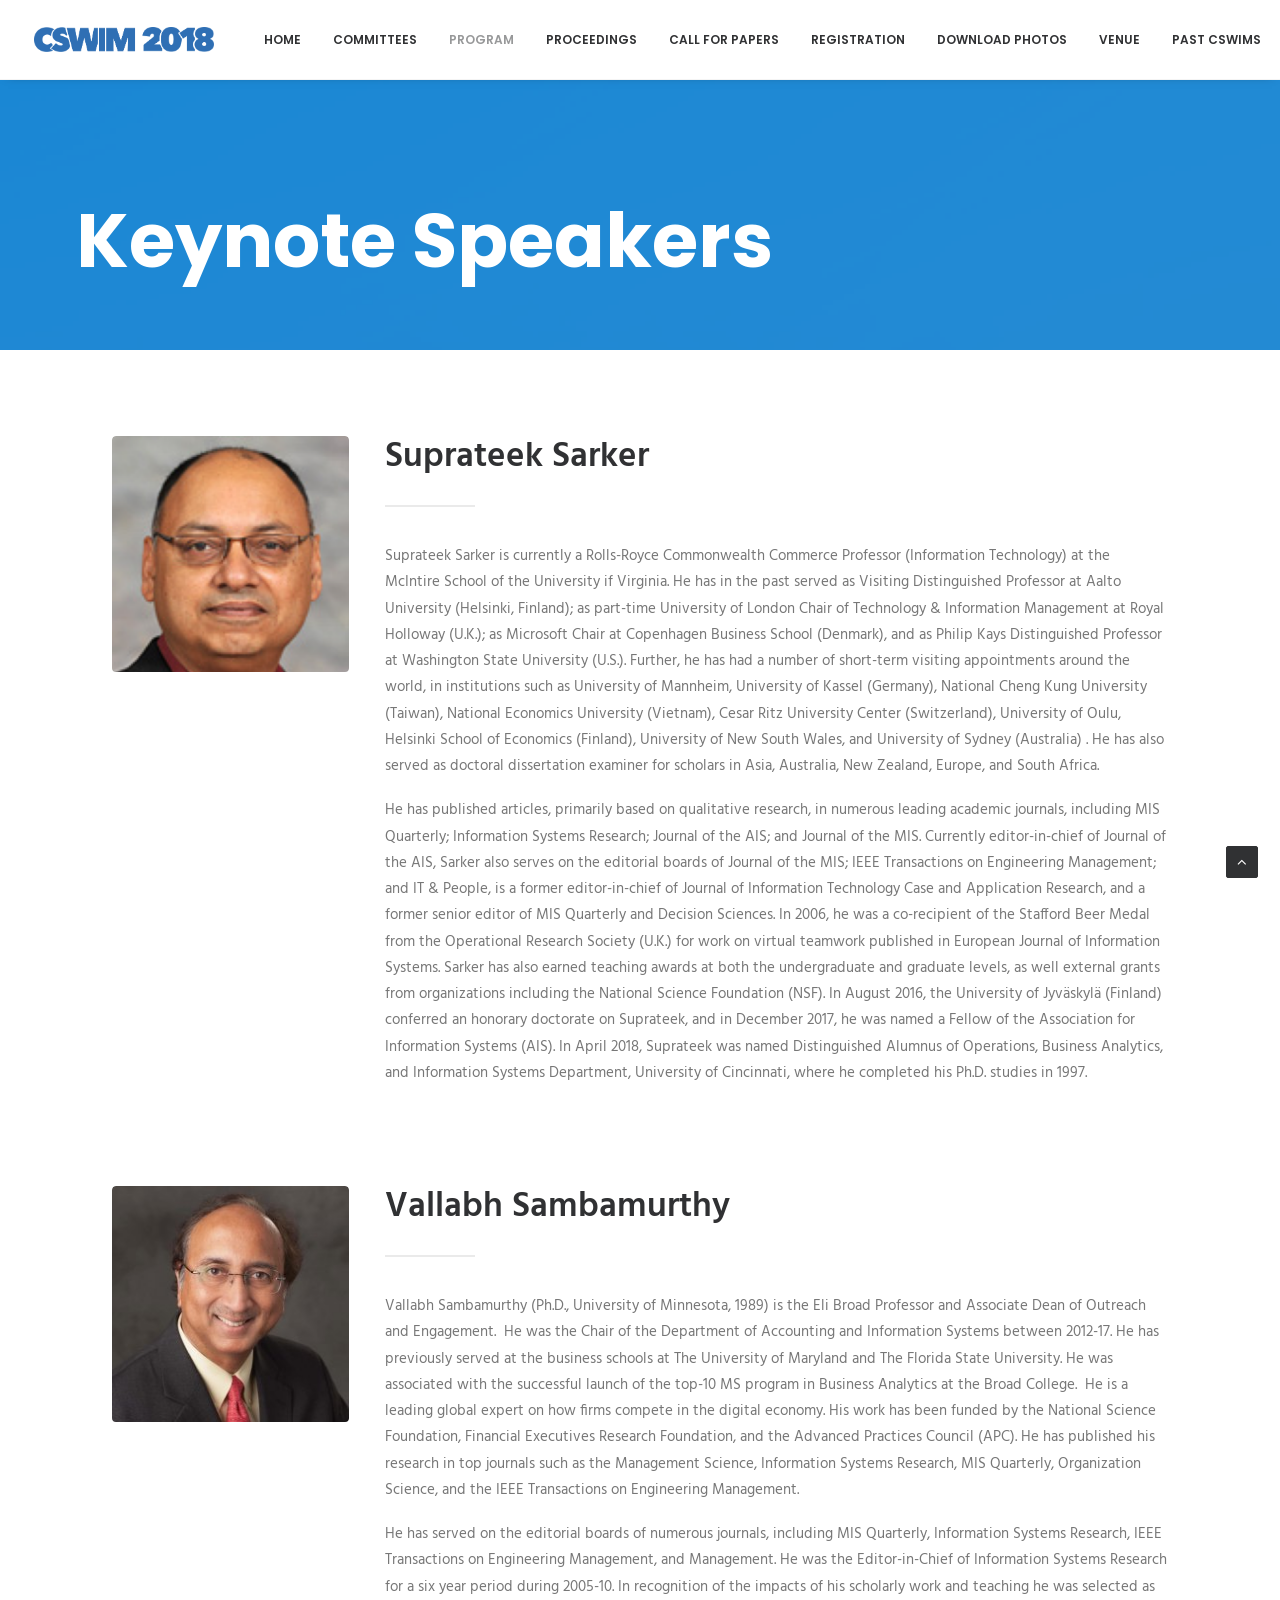
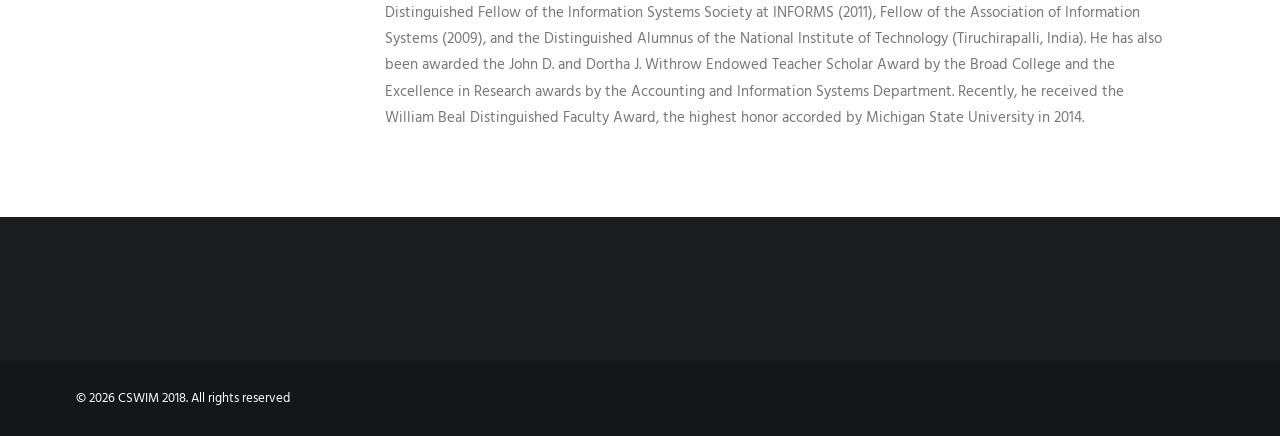
<file: keynote-speakers/index.html>
<!DOCTYPE html><html class="no-touch" lang="en-US" xmlns="http://www.w3.org/1999/xhtml"><head>
<meta http-equiv="Content-Type" content="text/html; charset=UTF-8">
<meta name="viewport" content="width=device-width, initial-scale=1">
<link rel="profile" href="http://gmpg.org/xfn/11">
<link rel="pingback" href="https://2018.cswimworkshop.org/xmlrpc.php">
<title>Keynote Speakers – CSWIM 2018</title>
<meta name="robots" content="max-image-preview:large">
<link rel="dns-prefetch" href="//fonts.googleapis.com">
<link rel="alternate" type="application/rss+xml" title="CSWIM 2018 » Feed" href="https://2018.cswimworkshop.org/feed/">
<link rel="alternate" type="application/rss+xml" title="CSWIM 2018 » Comments Feed" href="https://2018.cswimworkshop.org/comments/feed/">
<link rel="alternate" type="application/rss+xml" title="CSWIM 2018 » Keynote Speakers Comments Feed" href="https://2018.cswimworkshop.org/keynote-speakers/feed/">
<link rel="alternate" title="oEmbed (JSON)" type="application/json+oembed" href="https://2018.cswimworkshop.org/wp-json/oembed/1.0/embed?url=https%3A%2F%2F2018.cswimworkshop.org%2Fkeynote-speakers%2F">
<link rel="alternate" title="oEmbed (XML)" type="text/xml+oembed" href="https://2018.cswimworkshop.org/wp-json/oembed/1.0/embed?url=https%3A%2F%2F2018.cswimworkshop.org%2Fkeynote-speakers%2F&amp;format=xml">
<style id="wp-img-auto-sizes-contain-inline-css">
img:is([sizes=auto i],[sizes^="auto," i]){contain-intrinsic-size:3000px 1500px}
/*# sourceURL=wp-img-auto-sizes-contain-inline-css */
</style>
<style id="wp-emoji-styles-inline-css">

	img.wp-smiley, img.emoji {
		display: inline !important;
		border: none !important;
		box-shadow: none !important;
		height: 1em !important;
		width: 1em !important;
		margin: 0 0.07em !important;
		vertical-align: -0.1em !important;
		background: none !important;
		padding: 0 !important;
	}
/*# sourceURL=wp-emoji-styles-inline-css */
</style>
<style id="wp-block-library-inline-css">
:root{--wp-block-synced-color:#7a00df;--wp-block-synced-color--rgb:122,0,223;--wp-bound-block-color:var(--wp-block-synced-color);--wp-editor-canvas-background:#ddd;--wp-admin-theme-color:#007cba;--wp-admin-theme-color--rgb:0,124,186;--wp-admin-theme-color-darker-10:#006ba1;--wp-admin-theme-color-darker-10--rgb:0,107,160.5;--wp-admin-theme-color-darker-20:#005a87;--wp-admin-theme-color-darker-20--rgb:0,90,135;--wp-admin-border-width-focus:2px}@media (min-resolution:192dpi){:root{--wp-admin-border-width-focus:1.5px}}.wp-element-button{cursor:pointer}:root .has-very-light-gray-background-color{background-color:#eee}:root .has-very-dark-gray-background-color{background-color:#313131}:root .has-very-light-gray-color{color:#eee}:root .has-very-dark-gray-color{color:#313131}:root .has-vivid-green-cyan-to-vivid-cyan-blue-gradient-background{background:linear-gradient(135deg,#00d084,#0693e3)}:root .has-purple-crush-gradient-background{background:linear-gradient(135deg,#34e2e4,#4721fb 50%,#ab1dfe)}:root .has-hazy-dawn-gradient-background{background:linear-gradient(135deg,#faaca8,#dad0ec)}:root .has-subdued-olive-gradient-background{background:linear-gradient(135deg,#fafae1,#67a671)}:root .has-atomic-cream-gradient-background{background:linear-gradient(135deg,#fdd79a,#004a59)}:root .has-nightshade-gradient-background{background:linear-gradient(135deg,#330968,#31cdcf)}:root .has-midnight-gradient-background{background:linear-gradient(135deg,#020381,#2874fc)}:root{--wp--preset--font-size--normal:16px;--wp--preset--font-size--huge:42px}.has-regular-font-size{font-size:1em}.has-larger-font-size{font-size:2.625em}.has-normal-font-size{font-size:var(--wp--preset--font-size--normal)}.has-huge-font-size{font-size:var(--wp--preset--font-size--huge)}:root .has-text-align-center{text-align:center}:root .has-text-align-left{text-align:left}:root .has-text-align-right{text-align:right}.has-fit-text{white-space:nowrap!important}#end-resizable-editor-section{display:none}.aligncenter{clear:both}.items-justified-left{justify-content:flex-start}.items-justified-center{justify-content:center}.items-justified-right{justify-content:flex-end}.items-justified-space-between{justify-content:space-between}.screen-reader-text{word-wrap:normal!important;border:0;clip-path:inset(50%);height:1px;margin:-1px;overflow:hidden;padding:0;position:absolute;width:1px}.screen-reader-text:focus{background-color:#ddd;clip-path:none;color:#444;display:block;font-size:1em;height:auto;left:5px;line-height:normal;padding:15px 23px 14px;text-decoration:none;top:5px;width:auto;z-index:100000}html :where(.has-border-color){border-style:solid}html :where([style*=border-color]){border-style:solid}html :where([style*=border-top-color]){border-top-style:solid}html :where([style*=border-right-color]){border-right-style:solid}html :where([style*=border-bottom-color]){border-bottom-style:solid}html :where([style*=border-left-color]){border-left-style:solid}html :where([style*=border-width]){border-style:solid}html :where([style*=border-top-width]){border-top-style:solid}html :where([style*=border-right-width]){border-right-style:solid}html :where([style*=border-bottom-width]){border-bottom-style:solid}html :where([style*=border-left-width]){border-left-style:solid}html :where(img[class*=wp-image-]){height:auto;max-width:100%}:where(figure){margin:0 0 1em}html :where(.is-position-sticky){--wp-admin--admin-bar--position-offset:var(--wp-admin--admin-bar--height,0px)}@media screen and (max-width:600px){html :where(.is-position-sticky){--wp-admin--admin-bar--position-offset:0px}}

/*# sourceURL=/wp-includes/css/dist/block-library/common.min.css */
</style>
<style id="classic-theme-styles-inline-css">
/*! This file is auto-generated */
.wp-block-button__link{color:#fff;background-color:#32373c;border-radius:9999px;box-shadow:none;text-decoration:none;padding:calc(.667em + 2px) calc(1.333em + 2px);font-size:1.125em}.wp-block-file__button{background:#32373c;color:#fff;text-decoration:none}
/*# sourceURL=/wp-includes/css/classic-themes.min.css */
</style>

<style id="global-styles-inline-css">
:root{--wp--preset--aspect-ratio--square: 1;--wp--preset--aspect-ratio--4-3: 4/3;--wp--preset--aspect-ratio--3-4: 3/4;--wp--preset--aspect-ratio--3-2: 3/2;--wp--preset--aspect-ratio--2-3: 2/3;--wp--preset--aspect-ratio--16-9: 16/9;--wp--preset--aspect-ratio--9-16: 9/16;--wp--preset--color--black: #000000;--wp--preset--color--cyan-bluish-gray: #abb8c3;--wp--preset--color--white: #ffffff;--wp--preset--color--pale-pink: #f78da7;--wp--preset--color--vivid-red: #cf2e2e;--wp--preset--color--luminous-vivid-orange: #ff6900;--wp--preset--color--luminous-vivid-amber: #fcb900;--wp--preset--color--light-green-cyan: #7bdcb5;--wp--preset--color--vivid-green-cyan: #00d084;--wp--preset--color--pale-cyan-blue: #8ed1fc;--wp--preset--color--vivid-cyan-blue: #0693e3;--wp--preset--color--vivid-purple: #9b51e0;--wp--preset--gradient--vivid-cyan-blue-to-vivid-purple: linear-gradient(135deg,rgb(6,147,227) 0%,rgb(155,81,224) 100%);--wp--preset--gradient--light-green-cyan-to-vivid-green-cyan: linear-gradient(135deg,rgb(122,220,180) 0%,rgb(0,208,130) 100%);--wp--preset--gradient--luminous-vivid-amber-to-luminous-vivid-orange: linear-gradient(135deg,rgb(252,185,0) 0%,rgb(255,105,0) 100%);--wp--preset--gradient--luminous-vivid-orange-to-vivid-red: linear-gradient(135deg,rgb(255,105,0) 0%,rgb(207,46,46) 100%);--wp--preset--gradient--very-light-gray-to-cyan-bluish-gray: linear-gradient(135deg,rgb(238,238,238) 0%,rgb(169,184,195) 100%);--wp--preset--gradient--cool-to-warm-spectrum: linear-gradient(135deg,rgb(74,234,220) 0%,rgb(151,120,209) 20%,rgb(207,42,186) 40%,rgb(238,44,130) 60%,rgb(251,105,98) 80%,rgb(254,248,76) 100%);--wp--preset--gradient--blush-light-purple: linear-gradient(135deg,rgb(255,206,236) 0%,rgb(152,150,240) 100%);--wp--preset--gradient--blush-bordeaux: linear-gradient(135deg,rgb(254,205,165) 0%,rgb(254,45,45) 50%,rgb(107,0,62) 100%);--wp--preset--gradient--luminous-dusk: linear-gradient(135deg,rgb(255,203,112) 0%,rgb(199,81,192) 50%,rgb(65,88,208) 100%);--wp--preset--gradient--pale-ocean: linear-gradient(135deg,rgb(255,245,203) 0%,rgb(182,227,212) 50%,rgb(51,167,181) 100%);--wp--preset--gradient--electric-grass: linear-gradient(135deg,rgb(202,248,128) 0%,rgb(113,206,126) 100%);--wp--preset--gradient--midnight: linear-gradient(135deg,rgb(2,3,129) 0%,rgb(40,116,252) 100%);--wp--preset--font-size--small: 13px;--wp--preset--font-size--medium: 20px;--wp--preset--font-size--large: 36px;--wp--preset--font-size--x-large: 42px;--wp--preset--spacing--20: 0.44rem;--wp--preset--spacing--30: 0.67rem;--wp--preset--spacing--40: 1rem;--wp--preset--spacing--50: 1.5rem;--wp--preset--spacing--60: 2.25rem;--wp--preset--spacing--70: 3.38rem;--wp--preset--spacing--80: 5.06rem;--wp--preset--shadow--natural: 6px 6px 9px rgba(0, 0, 0, 0.2);--wp--preset--shadow--deep: 12px 12px 50px rgba(0, 0, 0, 0.4);--wp--preset--shadow--sharp: 6px 6px 0px rgba(0, 0, 0, 0.2);--wp--preset--shadow--outlined: 6px 6px 0px -3px rgb(255, 255, 255), 6px 6px rgb(0, 0, 0);--wp--preset--shadow--crisp: 6px 6px 0px rgb(0, 0, 0);}:where(body) { margin: 0; }:where(.is-layout-flex){gap: 0.5em;}:where(.is-layout-grid){gap: 0.5em;}body .is-layout-flex{display: flex;}.is-layout-flex{flex-wrap: wrap;align-items: center;}.is-layout-flex > :is(*, div){margin: 0;}body .is-layout-grid{display: grid;}.is-layout-grid > :is(*, div){margin: 0;}body{padding-top: 0px;padding-right: 0px;padding-bottom: 0px;padding-left: 0px;}:root :where(.wp-element-button, .wp-block-button__link){background-color: #32373c;border-width: 0;color: #fff;font-family: inherit;font-size: inherit;font-style: inherit;font-weight: inherit;letter-spacing: inherit;line-height: inherit;padding-top: calc(0.667em + 2px);padding-right: calc(1.333em + 2px);padding-bottom: calc(0.667em + 2px);padding-left: calc(1.333em + 2px);text-decoration: none;text-transform: inherit;}.has-black-color{color: var(--wp--preset--color--black) !important;}.has-cyan-bluish-gray-color{color: var(--wp--preset--color--cyan-bluish-gray) !important;}.has-white-color{color: var(--wp--preset--color--white) !important;}.has-pale-pink-color{color: var(--wp--preset--color--pale-pink) !important;}.has-vivid-red-color{color: var(--wp--preset--color--vivid-red) !important;}.has-luminous-vivid-orange-color{color: var(--wp--preset--color--luminous-vivid-orange) !important;}.has-luminous-vivid-amber-color{color: var(--wp--preset--color--luminous-vivid-amber) !important;}.has-light-green-cyan-color{color: var(--wp--preset--color--light-green-cyan) !important;}.has-vivid-green-cyan-color{color: var(--wp--preset--color--vivid-green-cyan) !important;}.has-pale-cyan-blue-color{color: var(--wp--preset--color--pale-cyan-blue) !important;}.has-vivid-cyan-blue-color{color: var(--wp--preset--color--vivid-cyan-blue) !important;}.has-vivid-purple-color{color: var(--wp--preset--color--vivid-purple) !important;}.has-black-background-color{background-color: var(--wp--preset--color--black) !important;}.has-cyan-bluish-gray-background-color{background-color: var(--wp--preset--color--cyan-bluish-gray) !important;}.has-white-background-color{background-color: var(--wp--preset--color--white) !important;}.has-pale-pink-background-color{background-color: var(--wp--preset--color--pale-pink) !important;}.has-vivid-red-background-color{background-color: var(--wp--preset--color--vivid-red) !important;}.has-luminous-vivid-orange-background-color{background-color: var(--wp--preset--color--luminous-vivid-orange) !important;}.has-luminous-vivid-amber-background-color{background-color: var(--wp--preset--color--luminous-vivid-amber) !important;}.has-light-green-cyan-background-color{background-color: var(--wp--preset--color--light-green-cyan) !important;}.has-vivid-green-cyan-background-color{background-color: var(--wp--preset--color--vivid-green-cyan) !important;}.has-pale-cyan-blue-background-color{background-color: var(--wp--preset--color--pale-cyan-blue) !important;}.has-vivid-cyan-blue-background-color{background-color: var(--wp--preset--color--vivid-cyan-blue) !important;}.has-vivid-purple-background-color{background-color: var(--wp--preset--color--vivid-purple) !important;}.has-black-border-color{border-color: var(--wp--preset--color--black) !important;}.has-cyan-bluish-gray-border-color{border-color: var(--wp--preset--color--cyan-bluish-gray) !important;}.has-white-border-color{border-color: var(--wp--preset--color--white) !important;}.has-pale-pink-border-color{border-color: var(--wp--preset--color--pale-pink) !important;}.has-vivid-red-border-color{border-color: var(--wp--preset--color--vivid-red) !important;}.has-luminous-vivid-orange-border-color{border-color: var(--wp--preset--color--luminous-vivid-orange) !important;}.has-luminous-vivid-amber-border-color{border-color: var(--wp--preset--color--luminous-vivid-amber) !important;}.has-light-green-cyan-border-color{border-color: var(--wp--preset--color--light-green-cyan) !important;}.has-vivid-green-cyan-border-color{border-color: var(--wp--preset--color--vivid-green-cyan) !important;}.has-pale-cyan-blue-border-color{border-color: var(--wp--preset--color--pale-cyan-blue) !important;}.has-vivid-cyan-blue-border-color{border-color: var(--wp--preset--color--vivid-cyan-blue) !important;}.has-vivid-purple-border-color{border-color: var(--wp--preset--color--vivid-purple) !important;}.has-vivid-cyan-blue-to-vivid-purple-gradient-background{background: var(--wp--preset--gradient--vivid-cyan-blue-to-vivid-purple) !important;}.has-light-green-cyan-to-vivid-green-cyan-gradient-background{background: var(--wp--preset--gradient--light-green-cyan-to-vivid-green-cyan) !important;}.has-luminous-vivid-amber-to-luminous-vivid-orange-gradient-background{background: var(--wp--preset--gradient--luminous-vivid-amber-to-luminous-vivid-orange) !important;}.has-luminous-vivid-orange-to-vivid-red-gradient-background{background: var(--wp--preset--gradient--luminous-vivid-orange-to-vivid-red) !important;}.has-very-light-gray-to-cyan-bluish-gray-gradient-background{background: var(--wp--preset--gradient--very-light-gray-to-cyan-bluish-gray) !important;}.has-cool-to-warm-spectrum-gradient-background{background: var(--wp--preset--gradient--cool-to-warm-spectrum) !important;}.has-blush-light-purple-gradient-background{background: var(--wp--preset--gradient--blush-light-purple) !important;}.has-blush-bordeaux-gradient-background{background: var(--wp--preset--gradient--blush-bordeaux) !important;}.has-luminous-dusk-gradient-background{background: var(--wp--preset--gradient--luminous-dusk) !important;}.has-pale-ocean-gradient-background{background: var(--wp--preset--gradient--pale-ocean) !important;}.has-electric-grass-gradient-background{background: var(--wp--preset--gradient--electric-grass) !important;}.has-midnight-gradient-background{background: var(--wp--preset--gradient--midnight) !important;}.has-small-font-size{font-size: var(--wp--preset--font-size--small) !important;}.has-medium-font-size{font-size: var(--wp--preset--font-size--medium) !important;}.has-large-font-size{font-size: var(--wp--preset--font-size--large) !important;}.has-x-large-font-size{font-size: var(--wp--preset--font-size--x-large) !important;}
/*# sourceURL=global-styles-inline-css */
</style>

<link rel="stylesheet" id="contact-form-7-css" href="../wp-content/plugins/contact-form-7/includes/css/styles__ver=6.1.6.css" media="all">
<link rel="stylesheet" id="uncodefont-google-css" href="//fonts.googleapis.com/css?family=Poppins:300,regular,500,600,700%7CHind:300,regular,500,600,700%7CDroid+Serif:regular,italic,700,700italic%7CDosis:200,300,regular,500,600,700,800%7CPlayfair+Display:regular,italic,700,700italic,900,900italic%7COswald:300,regular,700%7CRoboto:100,100italic,300,300italic,regular,italic,500,500italic,700,700italic,900,900italic%7CSource+Sans+Pro:200,200italic,300,300italic,regular,italic,600,600italic,700,700italic,900,900italic&amp;subset=devanagari,latin-ext,latin,cyrillic,vietnamese,greek,cyrillic-ext,greek-ext&amp;ver=2.5.0" media="all">
<link rel="stylesheet" id="uncode-style-css" href="../wp-content/themes/uncode/library/css/style.css" media="all">
<style id="uncode-style-inline-css">

@media (min-width: 960px) { .limit-width { max-width: 1200px; margin: auto;}}
.menu-primary ul.menu-smart > li > a, .menu-primary ul.menu-smart li.dropdown > a, .menu-primary ul.menu-smart li.mega-menu > a, .vmenu-container ul.menu-smart > li > a, .vmenu-container ul.menu-smart li.dropdown > a { text-transform: uppercase; }
#changer-back-color { transition: background-color 1000ms cubic-bezier(0.25, 1, 0.5, 1) !important; } #changer-back-color > div { transition: opacity 1000ms cubic-bezier(0.25, 1, 0.5, 1) !important; } body.bg-changer-init.disable-hover .main-wrapper .style-light,  body.bg-changer-init.disable-hover .main-wrapper .style-light h1,  body.bg-changer-init.disable-hover .main-wrapper .style-light h2, body.bg-changer-init.disable-hover .main-wrapper .style-light h3, body.bg-changer-init.disable-hover .main-wrapper .style-light h4, body.bg-changer-init.disable-hover .main-wrapper .style-light h5, body.bg-changer-init.disable-hover .main-wrapper .style-light h6, body.bg-changer-init.disable-hover .main-wrapper .style-light a, body.bg-changer-init.disable-hover .main-wrapper .style-dark, body.bg-changer-init.disable-hover .main-wrapper .style-dark h1, body.bg-changer-init.disable-hover .main-wrapper .style-dark h2, body.bg-changer-init.disable-hover .main-wrapper .style-dark h3, body.bg-changer-init.disable-hover .main-wrapper .style-dark h4, body.bg-changer-init.disable-hover .main-wrapper .style-dark h5, body.bg-changer-init.disable-hover .main-wrapper .style-dark h6, body.bg-changer-init.disable-hover .main-wrapper .style-dark a { transition: color 1000ms cubic-bezier(0.25, 1, 0.5, 1) !important; } body.bg-changer-init.disable-hover .main-wrapper .heading-text-highlight-inner { transition-property: right, background; transition-duration: 1000ms }
/*# sourceURL=uncode-style-inline-css */
</style>
<link rel="stylesheet" id="uncode-icons-css" href="../wp-content/themes/uncode/library/css/uncode-icons.css" media="all">
<link rel="stylesheet" id="uncode-custom-style-css" href="../wp-content/themes/uncode/library/css/style-custom.css" media="all">
<script id="uncode-init-js-extra">
var SiteParameters = {"days":"days","hours":"hours","minutes":"minutes","seconds":"seconds","constant_scroll":"on","scroll_speed":"2","parallax_factor":"0.25","loading":"Loading\u2026","slide_name":"slide","slide_footer":"footer","ajax_url":"https://2018.cswimworkshop.org/wp-admin/admin-ajax.php","nonce_adaptive_images":"f650e86973","nonce_srcset_async":"601acc0209","enable_debug":"","block_mobile_videos":"","is_frontend_editor":"","mobile_parallax_allowed":"","wireframes_plugin_active":"","sticky_elements":"","lazyload_type":"","resize_quality":"90","register_metadata":"","bg_changer_time":"1000","update_wc_fragments":"1","optimize_shortpixel_image":"","custom_cursor_selector":"[href], .trigger-overlay, .owl-next, .owl-prev, .owl-dot, input[type=\"submit\"], button[type=\"submit\"], a[class^=\"ilightbox\"], .ilightbox-thumbnail, .ilightbox-prev, .ilightbox-next, .overlay-close, .unmodal-close, .qty-inset \u003E span, .share-button li, .uncode-post-titles .tmb.tmb-click-area, .btn-link, .tmb-click-row .t-inside","mobile_parallax_animation":""};
//# sourceURL=uncode-init-js-extra
</script>
<script id="uncode-init-js" src="../wp-content/themes/uncode/library/js/init.min.js"></script>
<script id="jquery-core-js" src="../wp-includes/js/jquery/jquery.min__ver=3.7.1.js"></script>
<script id="jquery-migrate-js" src="../wp-includes/js/jquery/jquery-migrate.min__ver=3.4.1.js"></script>
<link rel="https://api.w.org/" href="https://2018.cswimworkshop.org/wp-json/"><link rel="alternate" title="JSON" type="application/json" href="https://2018.cswimworkshop.org/wp-json/wp/v2/pages/54513"><link rel="EditURI" type="application/rsd+xml" title="RSD" href="https://2018.cswimworkshop.org/xmlrpc.php?rsd">
<meta name="generator" content="WordPress 7.0.1">
<link rel="canonical" href="./keynote-speakers">
<link rel="shortlink" href="https://2018.cswimworkshop.org/?p=54513">
<style>.recentcomments a{display:inline !important;padding:0 !important;margin:0 !important;}</style><!--[if lte IE 9]><link rel="stylesheet" type="text/css" href="../wp-content/plugins/uncode-js_composer/assets/css/vc_lte_ie9.min.css" media="screen"><![endif]--><!--[if IE  8]><link rel="stylesheet" type="text/css" href="../wp-content/plugins/uncode-js_composer/assets/css/vc-ie8.min.css" media="screen"><![endif]--><link rel="icon" href="../wp-content/uploads/2017/01/cropped-favicon-32x32.png" sizes="32x32">
<link rel="icon" href="../wp-content/uploads/2017/01/cropped-favicon-192x192.png" sizes="192x192">
<link rel="apple-touch-icon" href="../wp-content/uploads/2017/01/cropped-favicon-180x180.png">
<meta name="msapplication-TileImage" content="https://2018.cswimworkshop.org/wp-content/uploads/2017/01/cropped-favicon-270x270.png">
<style type="text/css" data-type="vc_shortcodes-custom-css">.vc_custom_1488506895901{margin-top: 50px !important;border-right-width: 0px !important;border-left-width: 0px !important;}.vc_custom_1488506524061{border-top-width: 0px !important;border-bottom-width: 0px !important;border-left-width: 0px !important;padding-right: 0px !important;}.vc_custom_1488506840620{margin-top: 100px !important;margin-bottom: 50px !important;border-top-width: 0px !important;border-bottom-width: 0px !important;border-left-width: 0px !important;padding-right: 0px !important;}</style><noscript><style type="text/css"> .wpb_animate_when_almost_visible { opacity: 1; }</style></noscript></head>
<body class="wp-singular page-template-default page page-id-54513 wp-theme-uncode  style-color-wayh-bg hormenu-position-left megamenu-full-submenu hmenu hmenu-position-right header-full-width main-center-align mobile-parallax-not-allowed ilb-no-bounce qw-body-scroll-disabled wpb-js-composer js-comp-ver-4.12.1 vc_responsive" data-border="0">
		<div class="body-borders" data-border="0"><div class="top-border body-border-shadow"></div><div class="right-border body-border-shadow"></div><div class="bottom-border body-border-shadow"></div><div class="left-border body-border-shadow"></div><div class="top-border style-light-bg"></div><div class="right-border style-light-bg"></div><div class="bottom-border style-light-bg"></div><div class="left-border style-light-bg"></div></div>	<div class="box-wrapper">
		<div class="box-container">
		<script type="text/javascript" id="initBox">UNCODE.initBox();</script>
		<div class="menu-wrapper menu-shrink menu-hide-only menu-no-arrows">
													
													<header id="masthead" class="navbar menu-primary menu-light submenu-dark menu-transparent menu-add-padding style-light-original menu-absolute menu-with-logo">
														<div class="menu-container menu-hide style-color-xsdn-bg menu-borders menu-shadows">
															<div class="row-menu">
																<div class="row-menu-inner">
																	<div id="logo-container-mobile" class="col-lg-0 logo-container middle">
																		<div id="main-logo" class="navbar-header style-light">
																			<a href="../index.html" class="navbar-brand" data-minheight="14"><div class="logo-image main-logo  logo-light" data-maxheight="25" style="height: 25px;"><img fetchpriority="high" decoding="async" src="../wp-content/uploads/2017/01/CSWIM2018-blue.png" alt="logo" width="1094" height="152" class="img-responsive"></div><div class="logo-image main-logo  logo-dark" data-maxheight="25" style="height: 25px;display:none;"><img decoding="async" src="../wp-content/uploads/2017/01/CSWIM2018-white.png" alt="logo" width="1094" height="152" class="img-responsive"></div></a>
																		</div>
																		<div class="mmb-container"><div class="mobile-additional-icons"></div><div class="mobile-menu-button mobile-menu-button-light lines-button"><span class="lines"><span></span></span></div></div>
																	</div>
																	<div class="col-lg-12 main-menu-container middle">
																		<div class="menu-horizontal">
																			<div class="menu-horizontal-inner">
																				<div class="nav navbar-nav navbar-main navbar-nav-first"><ul id="menu-main-menu" class="menu-primary-inner menu-smart sm"><li id="menu-item-54080" class="menu-item menu-item-type-post_type menu-item-object-page menu-item-home menu-item-54080 menu-item-link"><a title="Home" href="../index.html">Home<i class="fa fa-angle-right fa-dropdown"></i></a></li>
<li id="menu-item-55016" class="menu-item menu-item-type-custom menu-item-object-custom menu-item-has-children menu-item-55016 dropdown menu-item-link"><a title="Committees" href="./index.html" data-toggle="dropdown" class="dropdown-toggle" data-type="title">Committees<i class="fa fa-angle-down fa-dropdown"></i></a>
<ul role="menu" class="drop-menu">
	<li id="menu-item-55019" class="menu-item menu-item-type-post_type menu-item-object-page menu-item-55019"><a title="Organizing Committee" href="../organizing-committee/index.html">Organizing Committee<i class="fa fa-angle-right fa-dropdown"></i></a></li>
	<li id="menu-item-55017" class="menu-item menu-item-type-post_type menu-item-object-page menu-item-55017"><a title="Advisory Committee" href="../advisory-committee/index.html">Advisory Committee<i class="fa fa-angle-right fa-dropdown"></i></a></li>
	<li id="menu-item-55018" class="menu-item menu-item-type-post_type menu-item-object-page menu-item-55018"><a title="Program Committee" href="../program-committee/index.html">Program Committee<i class="fa fa-angle-right fa-dropdown"></i></a></li>
	<li id="menu-item-55070" class="menu-item menu-item-type-post_type menu-item-object-page menu-item-55070"><a title="Best Paper Committee" href="../best-paper-committee/index.html">Best Paper Committee<i class="fa fa-angle-right fa-dropdown"></i></a></li>
</ul>
</li>
<li id="menu-item-55129" class="menu-item menu-item-type-custom menu-item-object-custom current-menu-ancestor current-menu-parent menu-item-has-children menu-item-55129 dropdown menu-item-link"><a title="Program" href="./index.html" data-toggle="dropdown" class="dropdown-toggle" data-type="title">Program<i class="fa fa-angle-down fa-dropdown"></i></a>
<ul role="menu" class="drop-menu">
	<li id="menu-item-55115" class="menu-item menu-item-type-post_type menu-item-object-page current-menu-item page_item page-item-54513 current_page_item menu-item-55115 active"><a title="Keynote Speakers" href="./index.html">Keynote Speakers<i class="fa fa-angle-right fa-dropdown"></i></a></li>
	<li id="menu-item-55171" class="menu-item menu-item-type-custom menu-item-object-custom menu-item-55171"><a title="Download Program (pdf)" href="http://2018.cswimworkshop.org/wp-content/uploads/2017/01/CSWIM2018-Program.pdf">Download Program (pdf)<i class="fa fa-angle-right fa-dropdown"></i></a></li>
	<li id="menu-item-55128" class="menu-item menu-item-type-post_type menu-item-object-page menu-item-55128"><a title="Schedule" href="../schedule/index.html">Schedule<i class="fa fa-angle-right fa-dropdown"></i></a></li>
</ul>
</li>
<li id="menu-item-55180" class="menu-item menu-item-type-post_type menu-item-object-page menu-item-55180 menu-item-link"><a title="Proceedings" href="../proceedings/index.html">Proceedings<i class="fa fa-angle-right fa-dropdown"></i></a></li>
<li id="menu-item-54188" class="menu-item menu-item-type-post_type menu-item-object-page menu-item-54188 menu-item-link"><a title="Call for Papers" href="../call-for-papers/index.html">Call for Papers<i class="fa fa-angle-right fa-dropdown"></i></a></li>
<li id="menu-item-55053" class="menu-item menu-item-type-post_type menu-item-object-page menu-item-55053 menu-item-link"><a title="Registration" href="../registration/index.html">Registration<i class="fa fa-angle-right fa-dropdown"></i></a></li>
<li id="menu-item-55187" class="menu-item menu-item-type-custom menu-item-object-custom menu-item-55187 menu-item-link"><a title="Download Photos" href="https://pan.baidu.com/s/1Al6X3M-5N5d1iRhJA-kOzQ">Download Photos<i class="fa fa-angle-right fa-dropdown"></i></a></li>
<li id="menu-item-55006" class="menu-item menu-item-type-custom menu-item-object-custom menu-item-has-children menu-item-55006 dropdown menu-item-link"><a title="Venue" href="./index.html" data-toggle="dropdown" class="dropdown-toggle" data-type="title">Venue<i class="fa fa-angle-down fa-dropdown"></i></a>
<ul role="menu" class="drop-menu">
	<li id="menu-item-55008" class="menu-item menu-item-type-post_type menu-item-object-page menu-item-55008"><a title="Venue and Accommodation" href="../venue/index.html">Venue and Accommodation<i class="fa fa-angle-right fa-dropdown"></i></a></li>
	<li id="menu-item-55007" class="menu-item menu-item-type-post_type menu-item-object-page menu-item-55007"><a title="Tours in Qingdao" href="../tours/index.html">Tours in Qingdao<i class="fa fa-angle-right fa-dropdown"></i></a></li>
</ul>
</li>
<li id="menu-item-54414" class="menu-item menu-item-type-custom menu-item-object-custom menu-item-54414 menu-item-link"><a title="Past CSWIMs" href="http://cswimworkshop.org">Past CSWIMs<i class="fa fa-angle-right fa-dropdown"></i></a></li>
</ul></div><div class="nav navbar-nav navbar-nav-last"><ul class="menu-smart sm menu-icons"><li class="menu-item-link search-icon style-light dropdown "><a href="./index.html" class="trigger-overlay search-icon" data-area="search" data-container="box-container">
													<i class="fa fa-search3"></i><span class="desktop-hidden"><span>Search</span></span><i class="fa fa-angle-down fa-dropdown desktop-hidden"></i>
													</a><ul role="menu" class="drop-menu desktop-hidden">
														<li>
															<form class="search ccc" method="get" action="https://2018.cswimworkshop.org/">
																<input type="search" class="search-field no-livesearch" placeholder="Search…" value="" name="s" title="Search…"></form>
														</li>
													</ul></li></ul></div></div>
																		</div>
																	</div>
																</div>
															</div>
														</div>
													</header>
												</div>			<script type="text/javascript" id="fixMenuHeight">UNCODE.fixMenuHeight();</script>
			<div class="main-wrapper">
				<div class="main-container">
					<div class="page-wrapper">
						<div class="sections-container">
<script type="text/javascript">UNCODE.initHeader();</script><article id="post-54513" class="page-body style-color-xsdn-bg post-54513 page type-page status-publish hentry">
						<div class="post-wrapper">
							<div class="post-body"><div class="post-content un-no-sidebar-layout"><div data-parent="true" class="vc_row style-color-wayh-bg row-container" id="row-unique-0"><div class="row-background background-element">
											<div class="background-wrapper">
												<div class="background-inner" style="background-image: url(../wp-content/uploads/2016/09/photo-placeholder-20.jpg);background-repeat: no-repeat;background-position: center top;background-attachment: scroll;background-size: cover;" data-imgready="true"></div>
												<div class="block-bg-overlay style-accent-bg" style="opacity: 0.9;"></div>
											</div>
										</div><div class="row double-top-padding double-bottom-padding single-h-padding limit-width row-parent" data-height-ratio="30"><div class="wpb_row row-inner"><div class="wpb_column pos-bottom pos-center align_left column_parent col-lg-12 single-internal-gutter"><div class="uncol style-dark"><div class="uncoltable"><div class="uncell no-block-padding"><div class="uncont"><div class="vc_custom_heading_wrap "><div class="heading-text el-text"><h1 class="font-762333 fontsize-338686 fontheight-179065 font-weight-700"><span>Keynote Speakers</span></h1></div><div class="clear"></div></div></div></div></div></div></div><script id="script-row-unique-0" data-row="script-row-unique-0" type="text/javascript" class="vc_controls">UNCODE.initRow(document.getElementById("row-unique-0"));</script></div></div></div><div data-parent="true" class="vc_row style-color-xsdn-bg vc_custom_1488506895901 limit-width boxed-row row-container" style="margin-top: 50px ;border-right-width: 0px ;border-left-width: 0px ;" id="row-unique-1"><div class="row row-parent"><div class="wpb_row row-inner"><div class="wpb_column pos-top pos-center align_left column_parent col-lg-12 single-internal-gutter"><div class="uncol style-light"><div class="uncoltable"><div class="uncell no-block-padding"><div class="uncont"><div class="vc_row vc_custom_1488506524061 row-internal row-container" style="border-top-width: 0px ;border-bottom-width: 0px ;border-left-width: 0px ;padding-right: 0px ;"><div class="row row-child"><div class="wpb_row row-inner"><div class="wpb_column pos-top pos-center align_left column_child col-lg-3 single-internal-gutter"><div class="uncol style-light"><div class="uncoltable"><div class="uncell no-block-padding"><div class="uncont"><div class="uncode-single-media  text-left"><div class="single-wrapper" style="max-width: 100%;"><div class="tmb tmb-light  img-round tmb-img-ratio tmb-media-first tmb-media-last tmb-content-overlay tmb-no-bg"><div class="t-inside"><div class="t-entry-visual"><div class="t-entry-visual-tc"><div class="uncode-single-media-wrapper img-round"><div class="dummy" style="padding-top: 100%;"></div><div class="t-entry-visual-overlay"><div class="t-entry-visual-overlay-in style-dark-bg" style="opacity: 0.5;"></div></div><img decoding="async" class="wp-image-55109" src="../wp-content/uploads/2018/05/Suprateek-Sarker.png" width="1000" height="1000" alt="" srcset="../wp-content/uploads/2018/05/Suprateek-Sarker.png 1000w, ../wp-content/uploads/2018/05/Suprateek-Sarker-150x150.png 150w, ../wp-content/uploads/2018/05/Suprateek-Sarker-300x300.png 300w, ../wp-content/uploads/2018/05/Suprateek-Sarker-768x768.png 768w" sizes="(max-width: 1000px) 100vw, 1000px"></div>
					</div>
				</div></div></div></div></div></div></div></div></div></div><div class="wpb_column pos-top pos-center align_left column_child col-lg-9 single-internal-gutter"><div class="uncol style-light"><div class="uncoltable"><div class="uncell no-block-padding"><div class="uncont"><div class="vc_custom_heading_wrap "><div class="heading-text el-text"><h1>Suprateek Sarker</h1>
<hr class="separator-break"></div><div class="clear"></div></div><div class="uncode_text_column"><p>Suprateek Sarker is currently a Rolls-Royce Commonwealth Commerce Professor (Information Technology) at the McIntire School of the University if Virginia. He has in the past served as Visiting Distinguished Professor at Aalto University (Helsinki, Finland); as part-time University of London Chair of Technology &amp; Information Management at Royal Holloway (U.K.); as Microsoft Chair at Copenhagen Business School (Denmark), and as Philip Kays Distinguished Professor at Washington State University (U.S.). Further, he has had a number of short-term visiting appointments around the world, in institutions such as University of Mannheim, University of Kassel (Germany), National Cheng Kung University (Taiwan), National Economics University (Vietnam), Cesar Ritz University Center (Switzerland), University of Oulu, Helsinki School of Economics (Finland), University of New South Wales, and University of Sydney (Australia) . He has also served as doctoral dissertation examiner for scholars in Asia, Australia, New Zealand, Europe, and South Africa.</p>
<p>He has published articles, primarily based on qualitative research, in numerous leading academic journals, including MIS Quarterly; Information Systems Research; Journal of the AIS; and Journal of the MIS. Currently editor-in-chief of Journal of the AIS, Sarker also serves on the editorial boards of Journal of the MIS; IEEE Transactions on Engineering Management; and IT &amp; People, is a former editor-in-chief of Journal of Information Technology Case and Application Research, and a former senior editor of MIS Quarterly and Decision Sciences. In 2006, he was a co-recipient of the Stafford Beer Medal from the Operational Research Society (U.K.) for work on virtual teamwork published in European Journal of Information Systems. Sarker has also earned teaching awards at both the undergraduate and graduate levels, as well external grants from organizations including the National Science Foundation (NSF). In August 2016, the University of Jyväskylä (Finland) conferred an honorary doctorate on Suprateek, and in December 2017, he was named a Fellow of the Association for Information Systems (AIS). In April 2018, Suprateek was named Distinguished Alumnus of Operations, Business Analytics, and Information Systems Department, University of Cincinnati, where he completed his Ph.D. studies in 1997.</p>
</div></div></div></div></div></div></div></div></div><div class="vc_row vc_custom_1488506840620 row-internal row-container" style="margin-top: 100px ;margin-bottom: 50px ;border-top-width: 0px ;border-bottom-width: 0px ;border-left-width: 0px ;padding-right: 0px ;"><div class="row row-child"><div class="wpb_row row-inner"><div class="wpb_column pos-top pos-center align_left column_child col-lg-3 single-internal-gutter"><div class="uncol style-light"><div class="uncoltable"><div class="uncell no-block-padding"><div class="uncont"><div class="uncode-single-media  text-left"><div class="single-wrapper" style="max-width: 100%;"><div class="tmb tmb-light  img-round tmb-img-ratio tmb-media-first tmb-media-last tmb-content-overlay tmb-no-bg"><div class="t-inside"><div class="t-entry-visual"><div class="t-entry-visual-tc"><div class="uncode-single-media-wrapper img-round"><div class="dummy" style="padding-top: 100%;"></div><div class="t-entry-visual-overlay"><div class="t-entry-visual-overlay-in style-dark-bg" style="opacity: 0.5;"></div></div><img decoding="async" class="wp-image-55111" src="../wp-content/uploads/2018/05/7d2ae8ed901fc07b4038e6fb9ff97eba.jpg" width="240" height="240" alt="" srcset="../wp-content/uploads/2018/05/7d2ae8ed901fc07b4038e6fb9ff97eba.jpg 240w, ../wp-content/uploads/2018/05/7d2ae8ed901fc07b4038e6fb9ff97eba-150x150.jpg 150w" sizes="(max-width: 240px) 100vw, 240px"></div>
					</div>
				</div></div></div></div></div></div></div></div></div></div><div class="wpb_column pos-top pos-center align_left column_child col-lg-9 single-internal-gutter"><div class="uncol style-light"><div class="uncoltable"><div class="uncell no-block-padding"><div class="uncont"><div class="vc_custom_heading_wrap "><div class="heading-text el-text"><h1>Vallabh Sambamurthy</h1>
<hr class="separator-break"></div><div class="clear"></div></div><div class="uncode_text_column"><p>Vallabh Sambamurthy (Ph.D., University of Minnesota, 1989) is the Eli Broad Professor and Associate Dean of Outreach and Engagement.&nbsp; He was the Chair of the Department of Accounting and Information Systems between 2012-17. He has previously served at the business schools at The University of Maryland and The Florida State University. He was associated with the successful launch of the top-10 MS program in Business Analytics at the Broad College.&nbsp; He is a leading global expert on how firms compete in the digital economy. His work has been funded by the National Science Foundation, Financial Executives Research Foundation, and the Advanced Practices Council (APC). He has published his research in top journals such as the Management Science, Information Systems Research, MIS Quarterly, Organization Science, and the IEEE Transactions on Engineering Management.</p>
<p>He has served on the editorial boards of numerous journals, including MIS Quarterly, Information Systems Research, IEEE Transactions on Engineering Management, and Management. He was the Editor-in-Chief of Information Systems Research for a six year period during 2005-10. In recognition of the impacts of his scholarly work and teaching he was selected as Distinguished Fellow of the Information Systems Society at INFORMS (2011), Fellow of the Association of Information Systems (2009), and the Distinguished Alumnus of the National Institute of Technology (Tiruchirapalli, India). He has also been awarded the John D. and Dortha J. Withrow Endowed Teacher Scholar Award by the Broad College and the Excellence in Research awards by the Accounting and Information Systems Department. Recently, he received the William Beal Distinguished Faculty Award, the highest honor accorded by Michigan State University in 2014.</p>
</div></div></div></div></div></div></div></div></div></div></div></div></div></div><script id="script-row-unique-1" data-row="script-row-unique-1" type="text/javascript" class="vc_controls">UNCODE.initRow(document.getElementById("row-unique-1"));</script></div></div></div></div></div>
						</div>
					</article>
								</div><!-- sections container -->
							</div><!-- page wrapper -->
												<footer id="colophon" class="site-footer">
							<div data-parent="true" class="vc_row style-color-rgdb-bg row-container mobile-hidden" id="row-unique-2"><div class="row double-top-padding double-bottom-padding single-h-padding limit-width row-parent"><div class="wpb_row row-inner"><div class="wpb_column pos-top pos-left align_left column_parent col-lg-4 col-md-33 half-internal-gutter"><div class="uncol style-dark"><div class="uncoltable"><div class="uncell no-block-padding"><div class="uncont"></div></div></div></div></div><div class="wpb_column pos-top pos-left align_left column_parent col-lg-4 col-md-33 single-internal-gutter"><div class="uncol style-dark"><div class="uncoltable"><div class="uncell no-block-padding"><div class="uncont"></div></div></div></div></div><div class="wpb_column pos-top pos-left align_left column_parent col-lg-4 col-md-33 single-internal-gutter"><div class="uncol style-dark"><div class="uncoltable"><div class="uncell no-block-padding"><div class="uncont"></div></div></div></div></div><script id="script-row-unique-2" data-row="script-row-unique-2" type="text/javascript" class="vc_controls">UNCODE.initRow(document.getElementById("row-unique-2"));</script></div></div></div><div class="row-container style-dark-bg footer-last">
		  					<div class="row row-parent style-dark limit-width no-top-padding no-h-padding no-bottom-padding">
									<div class="site-info uncell col-lg-6 pos-middle text-left">© 2026 CSWIM 2018. All rights reserved</div><!-- site info -->
								</div>
							</div>						</footer>
																	</div><!-- main container -->
				</div><!-- main wrapper -->
							</div><!-- box container -->
					</div><!-- box wrapper -->
		<div class="style-light footer-scroll-top"><a href="./index.html" class="scroll-top"><i class="fa fa-angle-up fa-stack btn-default btn-hover-nobg"></i></a></div>
					<div class="overlay overlay-sequential style-dark style-dark-bg overlay-search" data-area="search" data-container="box-container">
				<div class="mmb-container"><div class="menu-close-search mobile-menu-button menu-button-offcanvas mobile-menu-button-dark lines-button overlay-close close" data-area="search" data-container="box-container"><span class="lines"></span></div></div>
				<div class="search-container"><form action="https://2018.cswimworkshop.org/" method="get">
	<div class="search-container-inner">
		<input type="search" class="search-field form-fluid no-livesearch" placeholder="Search…" value="" name="s" title="Search for:">
		<i class="fa fa-search3"></i>

			</div>
</form>
</div>
			</div>
		
	<script type="speculationrules">
{"prefetch":[{"source":"document","where":{"and":[{"href_matches":"/*"},{"not":{"href_matches":["/wp-*.php","/wp-admin/*","/wp-content/uploads/*","/wp-content/*","/wp-content/plugins/*","/wp-content/themes/uncode/*","/*\\?(.+)"]}},{"not":{"selector_matches":"a[rel~=\"nofollow\"]"}},{"not":{"selector_matches":".no-prefetch, .no-prefetch a"}}]},"eagerness":"conservative"}]}
</script>
<script id="wp-hooks-js" src="../wp-includes/js/dist/hooks.min__ver=7496969728ca0f95732d.js"></script>
<script id="wp-i18n-js" src="../wp-includes/js/dist/i18n.min__ver=781d11515ad3d91786ec.js"></script>
<script id="wp-i18n-js-after">
wp.i18n.setLocaleData( { 'text direction\u0004ltr': [ 'ltr' ] } );
//# sourceURL=wp-i18n-js-after
</script>
<script id="swv-js" src="../wp-content/plugins/contact-form-7/includes/swv/js/index__ver=6.1.6.js"></script>
<script id="contact-form-7-js-before">
var wpcf7 = {
    "api": {
        "root": "https:\/\/2018.cswimworkshop.org\/wp-json\/",
        "namespace": "contact-form-7\/v1"
    }
};
//# sourceURL=contact-form-7-js-before
</script>
<script id="contact-form-7-js" src="../wp-content/plugins/contact-form-7/includes/js/index__ver=6.1.6.js"></script>
<script id="mediaelement-core-js-before">
var mejsL10n = {"language":"en","strings":{"mejs.download-file":"Download File","mejs.install-flash":"You are using a browser that does not have Flash player enabled or installed. Please turn on your Flash player plugin or download the latest version from https://get.adobe.com/flashplayer/","mejs.fullscreen":"Fullscreen","mejs.play":"Play","mejs.pause":"Pause","mejs.time-slider":"Time Slider","mejs.time-help-text":"Use Left/Right Arrow keys to advance one second, Up/Down arrows to advance ten seconds.","mejs.live-broadcast":"Live Broadcast","mejs.volume-help-text":"Use Up/Down Arrow keys to increase or decrease volume.","mejs.unmute":"Unmute","mejs.mute":"Mute","mejs.volume-slider":"Volume Slider","mejs.video-player":"Video Player","mejs.audio-player":"Audio Player","mejs.captions-subtitles":"Captions/Subtitles","mejs.captions-chapters":"Chapters","mejs.none":"None","mejs.afrikaans":"Afrikaans","mejs.albanian":"Albanian","mejs.arabic":"Arabic","mejs.belarusian":"Belarusian","mejs.bulgarian":"Bulgarian","mejs.catalan":"Catalan","mejs.chinese":"Chinese","mejs.chinese-simplified":"Chinese (Simplified)","mejs.chinese-traditional":"Chinese (Traditional)","mejs.croatian":"Croatian","mejs.czech":"Czech","mejs.danish":"Danish","mejs.dutch":"Dutch","mejs.english":"English","mejs.estonian":"Estonian","mejs.filipino":"Filipino","mejs.finnish":"Finnish","mejs.french":"French","mejs.galician":"Galician","mejs.german":"German","mejs.greek":"Greek","mejs.haitian-creole":"Haitian Creole","mejs.hebrew":"Hebrew","mejs.hindi":"Hindi","mejs.hungarian":"Hungarian","mejs.icelandic":"Icelandic","mejs.indonesian":"Indonesian","mejs.irish":"Irish","mejs.italian":"Italian","mejs.japanese":"Japanese","mejs.korean":"Korean","mejs.latvian":"Latvian","mejs.lithuanian":"Lithuanian","mejs.macedonian":"Macedonian","mejs.malay":"Malay","mejs.maltese":"Maltese","mejs.norwegian":"Norwegian","mejs.persian":"Persian","mejs.polish":"Polish","mejs.portuguese":"Portuguese","mejs.romanian":"Romanian","mejs.russian":"Russian","mejs.serbian":"Serbian","mejs.slovak":"Slovak","mejs.slovenian":"Slovenian","mejs.spanish":"Spanish","mejs.swahili":"Swahili","mejs.swedish":"Swedish","mejs.tagalog":"Tagalog","mejs.thai":"Thai","mejs.turkish":"Turkish","mejs.ukrainian":"Ukrainian","mejs.vietnamese":"Vietnamese","mejs.welsh":"Welsh","mejs.yiddish":"Yiddish"}};
//# sourceURL=mediaelement-core-js-before
</script>
<script id="mediaelement-core-js" src="../wp-includes/js/mediaelement/mediaelement-and-player.min__ver=4.2.17.js"></script>
<script id="mediaelement-migrate-js" src="../wp-includes/js/mediaelement/mediaelement-migrate.min__ver=7.0.1.js"></script>
<script id="mediaelement-js-extra">
var _wpmejsSettings = {"pluginPath":"/wp-includes/js/mediaelement/","classPrefix":"mejs-","stretching":"responsive","audioShortcodeLibrary":"mediaelement","videoShortcodeLibrary":"mediaelement"};
//# sourceURL=mediaelement-js-extra
</script>
<script id="wp-mediaelement-js" src="../wp-includes/js/mediaelement/wp-mediaelement.min__ver=7.0.1.js"></script>
<script id="uncode-plugins-js" src="../wp-content/themes/uncode/library/js/plugins.min.js"></script>
<script id="uncode-app-js" src="../wp-content/themes/uncode/library/js/app.min.js"></script>
<script async="" data-wp-strategy="async" fetchpriority="low" id="comment-reply-js" src="../wp-includes/js/comment-reply.min__ver=7.0.1.js"></script>
<script id="wp-emoji-settings" type="application/json">
{"baseUrl":"https://s.w.org/images/core/emoji/17.0.2/72x72/","ext":".png","svgUrl":"https://s.w.org/images/core/emoji/17.0.2/svg/","svgExt":".svg","source":{"concatemoji":"https://2018.cswimworkshop.org/wp-includes/js/wp-emoji-release.min.js?ver=7.0.1"}}
</script>
<script type="module">
/*! This file is auto-generated */
const a=JSON.parse(document.getElementById("wp-emoji-settings").textContent),o=(window._wpemojiSettings=a,"wpEmojiSettingsSupports"),s=["flag","emoji"];function i(e){try{var t={supportTests:e,timestamp:(new Date).valueOf()};sessionStorage.setItem(o,JSON.stringify(t))}catch(e){}}function c(e,t,n){e.clearRect(0,0,e.canvas.width,e.canvas.height),e.fillText(t,0,0);t=new Uint32Array(e.getImageData(0,0,e.canvas.width,e.canvas.height).data);e.clearRect(0,0,e.canvas.width,e.canvas.height),e.fillText(n,0,0);const a=new Uint32Array(e.getImageData(0,0,e.canvas.width,e.canvas.height).data);return t.every((e,t)=>e===a[t])}function p(e,t){e.clearRect(0,0,e.canvas.width,e.canvas.height),e.fillText(t,0,0);var n=e.getImageData(16,16,1,1);for(let e=0;e<n.data.length;e++)if(0!==n.data[e])return!1;return!0}function u(e,t,n,a){switch(t){case"flag":return n(e,"\ud83c\udff3\ufe0f\u200d\u26a7\ufe0f","\ud83c\udff3\ufe0f\u200b\u26a7\ufe0f")?!1:!n(e,"\ud83c\udde8\ud83c\uddf6","\ud83c\udde8\u200b\ud83c\uddf6")&&!n(e,"\ud83c\udff4\udb40\udc67\udb40\udc62\udb40\udc65\udb40\udc6e\udb40\udc67\udb40\udc7f","\ud83c\udff4\u200b\udb40\udc67\u200b\udb40\udc62\u200b\udb40\udc65\u200b\udb40\udc6e\u200b\udb40\udc67\u200b\udb40\udc7f");case"emoji":return!a(e,"\ud83e\u1fac8")}return!1}function f(e,t,n,a){let r;const o=(r="undefined"!=typeof WorkerGlobalScope&&self instanceof WorkerGlobalScope?new OffscreenCanvas(300,150):document.createElement("canvas")).getContext("2d",{willReadFrequently:!0}),s=(o.textBaseline="top",o.font="600 32px Arial",{});return e.forEach(e=>{s[e]=t(o,e,n,a)}),s}function r(e){var t=document.createElement("script");t.src=e,t.defer=!0,document.head.appendChild(t)}a.supports={everything:!0,everythingExceptFlag:!0},new Promise(t=>{let n=function(){try{var e=JSON.parse(sessionStorage.getItem(o));if("object"==typeof e&&"number"==typeof e.timestamp&&(new Date).valueOf()<e.timestamp+604800&&"object"==typeof e.supportTests)return e.supportTests}catch(e){}return null}();if(!n){if("undefined"!=typeof Worker&&"undefined"!=typeof OffscreenCanvas&&"undefined"!=typeof URL&&URL.createObjectURL&&"undefined"!=typeof Blob)try{var e="postMessage("+f.toString()+"("+[JSON.stringify(s),u.toString(),c.toString(),p.toString()].join(",")+"));",a=new Blob([e],{type:"text/javascript"});const r=new Worker(URL.createObjectURL(a),{name:"wpTestEmojiSupports"});return void(r.onmessage=e=>{i(n=e.data),r.terminate(),t(n)})}catch(e){}i(n=f(s,u,c,p))}t(n)}).then(e=>{for(const n in e)a.supports[n]=e[n],a.supports.everything=a.supports.everything&&a.supports[n],"flag"!==n&&(a.supports.everythingExceptFlag=a.supports.everythingExceptFlag&&a.supports[n]);var t;a.supports.everythingExceptFlag=a.supports.everythingExceptFlag&&!a.supports.flag,a.supports.everything||((t=a.source||{}).concatemoji?r(t.concatemoji):t.wpemoji&&t.twemoji&&(r(t.twemoji),r(t.wpemoji)))});
//# sourceURL=https://2018.cswimworkshop.org/wp-includes/js/wp-emoji-loader.min.js
</script>


</body></html>
</file>
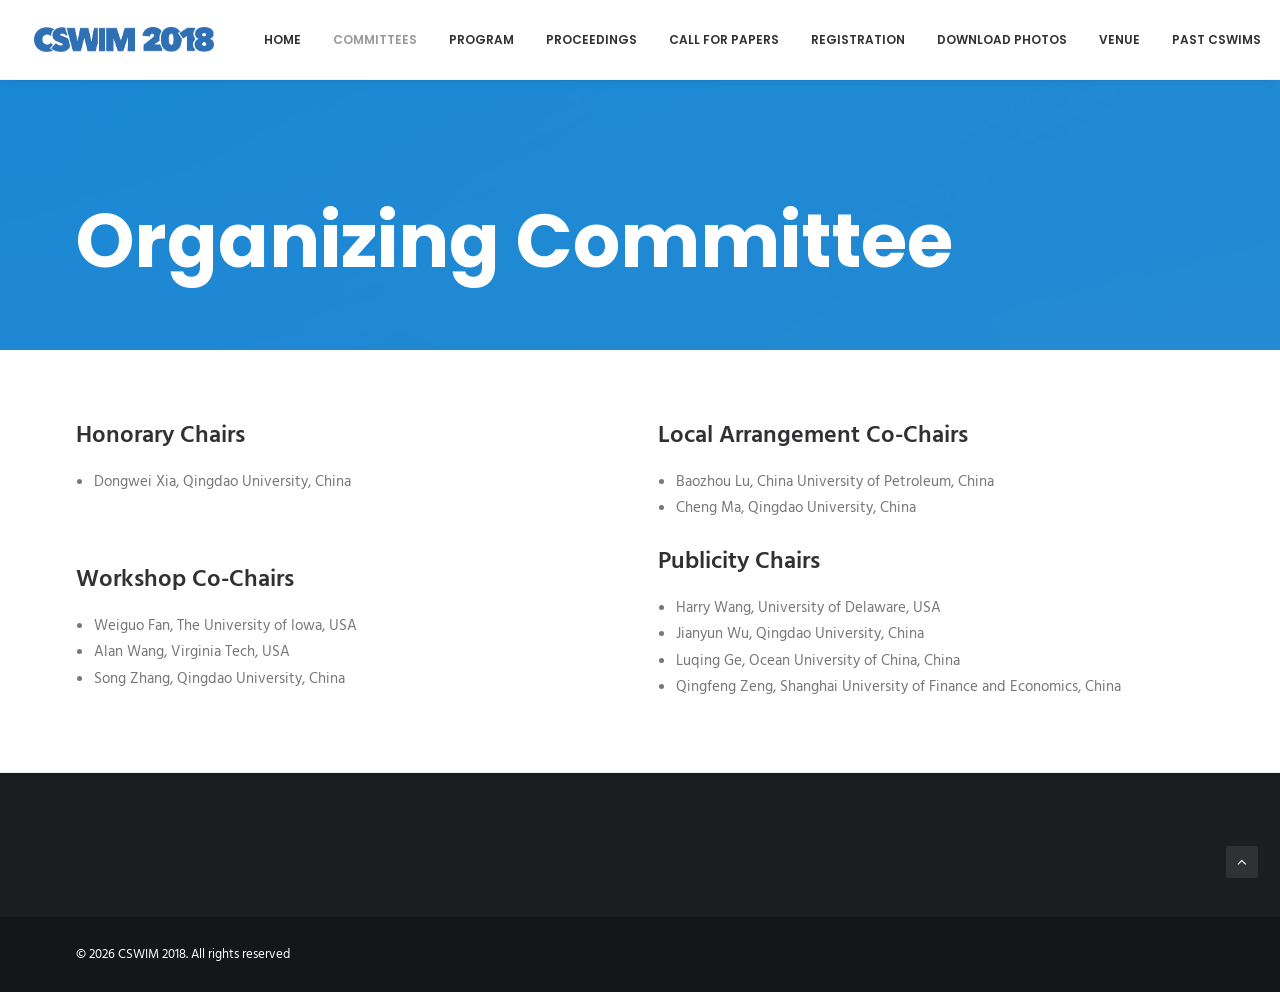
<file: organizing-committee/index.html>
<!DOCTYPE html><html class="no-touch" lang="en-US" xmlns="http://www.w3.org/1999/xhtml"><head>
<meta http-equiv="Content-Type" content="text/html; charset=UTF-8">
<meta name="viewport" content="width=device-width, initial-scale=1">
<link rel="profile" href="http://gmpg.org/xfn/11">
<link rel="pingback" href="https://2018.cswimworkshop.org/xmlrpc.php">
<title>Organizing Committee – CSWIM 2018</title>
<meta name="robots" content="max-image-preview:large">
<link rel="dns-prefetch" href="//fonts.googleapis.com">
<link rel="alternate" type="application/rss+xml" title="CSWIM 2018 » Feed" href="https://2018.cswimworkshop.org/feed/">
<link rel="alternate" type="application/rss+xml" title="CSWIM 2018 » Comments Feed" href="https://2018.cswimworkshop.org/comments/feed/">
<link rel="alternate" type="application/rss+xml" title="CSWIM 2018 » Organizing Committee Comments Feed" href="https://2018.cswimworkshop.org/organizing-committee/feed/">
<link rel="alternate" title="oEmbed (JSON)" type="application/json+oembed" href="https://2018.cswimworkshop.org/wp-json/oembed/1.0/embed?url=https%3A%2F%2F2018.cswimworkshop.org%2Forganizing-committee%2F">
<link rel="alternate" title="oEmbed (XML)" type="text/xml+oembed" href="https://2018.cswimworkshop.org/wp-json/oembed/1.0/embed?url=https%3A%2F%2F2018.cswimworkshop.org%2Forganizing-committee%2F&amp;format=xml">
<style id="wp-img-auto-sizes-contain-inline-css">
img:is([sizes=auto i],[sizes^="auto," i]){contain-intrinsic-size:3000px 1500px}
/*# sourceURL=wp-img-auto-sizes-contain-inline-css */
</style>
<style id="wp-emoji-styles-inline-css">

	img.wp-smiley, img.emoji {
		display: inline !important;
		border: none !important;
		box-shadow: none !important;
		height: 1em !important;
		width: 1em !important;
		margin: 0 0.07em !important;
		vertical-align: -0.1em !important;
		background: none !important;
		padding: 0 !important;
	}
/*# sourceURL=wp-emoji-styles-inline-css */
</style>
<style id="wp-block-library-inline-css">
:root{--wp-block-synced-color:#7a00df;--wp-block-synced-color--rgb:122,0,223;--wp-bound-block-color:var(--wp-block-synced-color);--wp-editor-canvas-background:#ddd;--wp-admin-theme-color:#007cba;--wp-admin-theme-color--rgb:0,124,186;--wp-admin-theme-color-darker-10:#006ba1;--wp-admin-theme-color-darker-10--rgb:0,107,160.5;--wp-admin-theme-color-darker-20:#005a87;--wp-admin-theme-color-darker-20--rgb:0,90,135;--wp-admin-border-width-focus:2px}@media (min-resolution:192dpi){:root{--wp-admin-border-width-focus:1.5px}}.wp-element-button{cursor:pointer}:root .has-very-light-gray-background-color{background-color:#eee}:root .has-very-dark-gray-background-color{background-color:#313131}:root .has-very-light-gray-color{color:#eee}:root .has-very-dark-gray-color{color:#313131}:root .has-vivid-green-cyan-to-vivid-cyan-blue-gradient-background{background:linear-gradient(135deg,#00d084,#0693e3)}:root .has-purple-crush-gradient-background{background:linear-gradient(135deg,#34e2e4,#4721fb 50%,#ab1dfe)}:root .has-hazy-dawn-gradient-background{background:linear-gradient(135deg,#faaca8,#dad0ec)}:root .has-subdued-olive-gradient-background{background:linear-gradient(135deg,#fafae1,#67a671)}:root .has-atomic-cream-gradient-background{background:linear-gradient(135deg,#fdd79a,#004a59)}:root .has-nightshade-gradient-background{background:linear-gradient(135deg,#330968,#31cdcf)}:root .has-midnight-gradient-background{background:linear-gradient(135deg,#020381,#2874fc)}:root{--wp--preset--font-size--normal:16px;--wp--preset--font-size--huge:42px}.has-regular-font-size{font-size:1em}.has-larger-font-size{font-size:2.625em}.has-normal-font-size{font-size:var(--wp--preset--font-size--normal)}.has-huge-font-size{font-size:var(--wp--preset--font-size--huge)}:root .has-text-align-center{text-align:center}:root .has-text-align-left{text-align:left}:root .has-text-align-right{text-align:right}.has-fit-text{white-space:nowrap!important}#end-resizable-editor-section{display:none}.aligncenter{clear:both}.items-justified-left{justify-content:flex-start}.items-justified-center{justify-content:center}.items-justified-right{justify-content:flex-end}.items-justified-space-between{justify-content:space-between}.screen-reader-text{word-wrap:normal!important;border:0;clip-path:inset(50%);height:1px;margin:-1px;overflow:hidden;padding:0;position:absolute;width:1px}.screen-reader-text:focus{background-color:#ddd;clip-path:none;color:#444;display:block;font-size:1em;height:auto;left:5px;line-height:normal;padding:15px 23px 14px;text-decoration:none;top:5px;width:auto;z-index:100000}html :where(.has-border-color){border-style:solid}html :where([style*=border-color]){border-style:solid}html :where([style*=border-top-color]){border-top-style:solid}html :where([style*=border-right-color]){border-right-style:solid}html :where([style*=border-bottom-color]){border-bottom-style:solid}html :where([style*=border-left-color]){border-left-style:solid}html :where([style*=border-width]){border-style:solid}html :where([style*=border-top-width]){border-top-style:solid}html :where([style*=border-right-width]){border-right-style:solid}html :where([style*=border-bottom-width]){border-bottom-style:solid}html :where([style*=border-left-width]){border-left-style:solid}html :where(img[class*=wp-image-]){height:auto;max-width:100%}:where(figure){margin:0 0 1em}html :where(.is-position-sticky){--wp-admin--admin-bar--position-offset:var(--wp-admin--admin-bar--height,0px)}@media screen and (max-width:600px){html :where(.is-position-sticky){--wp-admin--admin-bar--position-offset:0px}}

/*# sourceURL=/wp-includes/css/dist/block-library/common.min.css */
</style>
<style id="classic-theme-styles-inline-css">
/*! This file is auto-generated */
.wp-block-button__link{color:#fff;background-color:#32373c;border-radius:9999px;box-shadow:none;text-decoration:none;padding:calc(.667em + 2px) calc(1.333em + 2px);font-size:1.125em}.wp-block-file__button{background:#32373c;color:#fff;text-decoration:none}
/*# sourceURL=/wp-includes/css/classic-themes.min.css */
</style>

<style id="global-styles-inline-css">
:root{--wp--preset--aspect-ratio--square: 1;--wp--preset--aspect-ratio--4-3: 4/3;--wp--preset--aspect-ratio--3-4: 3/4;--wp--preset--aspect-ratio--3-2: 3/2;--wp--preset--aspect-ratio--2-3: 2/3;--wp--preset--aspect-ratio--16-9: 16/9;--wp--preset--aspect-ratio--9-16: 9/16;--wp--preset--color--black: #000000;--wp--preset--color--cyan-bluish-gray: #abb8c3;--wp--preset--color--white: #ffffff;--wp--preset--color--pale-pink: #f78da7;--wp--preset--color--vivid-red: #cf2e2e;--wp--preset--color--luminous-vivid-orange: #ff6900;--wp--preset--color--luminous-vivid-amber: #fcb900;--wp--preset--color--light-green-cyan: #7bdcb5;--wp--preset--color--vivid-green-cyan: #00d084;--wp--preset--color--pale-cyan-blue: #8ed1fc;--wp--preset--color--vivid-cyan-blue: #0693e3;--wp--preset--color--vivid-purple: #9b51e0;--wp--preset--gradient--vivid-cyan-blue-to-vivid-purple: linear-gradient(135deg,rgb(6,147,227) 0%,rgb(155,81,224) 100%);--wp--preset--gradient--light-green-cyan-to-vivid-green-cyan: linear-gradient(135deg,rgb(122,220,180) 0%,rgb(0,208,130) 100%);--wp--preset--gradient--luminous-vivid-amber-to-luminous-vivid-orange: linear-gradient(135deg,rgb(252,185,0) 0%,rgb(255,105,0) 100%);--wp--preset--gradient--luminous-vivid-orange-to-vivid-red: linear-gradient(135deg,rgb(255,105,0) 0%,rgb(207,46,46) 100%);--wp--preset--gradient--very-light-gray-to-cyan-bluish-gray: linear-gradient(135deg,rgb(238,238,238) 0%,rgb(169,184,195) 100%);--wp--preset--gradient--cool-to-warm-spectrum: linear-gradient(135deg,rgb(74,234,220) 0%,rgb(151,120,209) 20%,rgb(207,42,186) 40%,rgb(238,44,130) 60%,rgb(251,105,98) 80%,rgb(254,248,76) 100%);--wp--preset--gradient--blush-light-purple: linear-gradient(135deg,rgb(255,206,236) 0%,rgb(152,150,240) 100%);--wp--preset--gradient--blush-bordeaux: linear-gradient(135deg,rgb(254,205,165) 0%,rgb(254,45,45) 50%,rgb(107,0,62) 100%);--wp--preset--gradient--luminous-dusk: linear-gradient(135deg,rgb(255,203,112) 0%,rgb(199,81,192) 50%,rgb(65,88,208) 100%);--wp--preset--gradient--pale-ocean: linear-gradient(135deg,rgb(255,245,203) 0%,rgb(182,227,212) 50%,rgb(51,167,181) 100%);--wp--preset--gradient--electric-grass: linear-gradient(135deg,rgb(202,248,128) 0%,rgb(113,206,126) 100%);--wp--preset--gradient--midnight: linear-gradient(135deg,rgb(2,3,129) 0%,rgb(40,116,252) 100%);--wp--preset--font-size--small: 13px;--wp--preset--font-size--medium: 20px;--wp--preset--font-size--large: 36px;--wp--preset--font-size--x-large: 42px;--wp--preset--spacing--20: 0.44rem;--wp--preset--spacing--30: 0.67rem;--wp--preset--spacing--40: 1rem;--wp--preset--spacing--50: 1.5rem;--wp--preset--spacing--60: 2.25rem;--wp--preset--spacing--70: 3.38rem;--wp--preset--spacing--80: 5.06rem;--wp--preset--shadow--natural: 6px 6px 9px rgba(0, 0, 0, 0.2);--wp--preset--shadow--deep: 12px 12px 50px rgba(0, 0, 0, 0.4);--wp--preset--shadow--sharp: 6px 6px 0px rgba(0, 0, 0, 0.2);--wp--preset--shadow--outlined: 6px 6px 0px -3px rgb(255, 255, 255), 6px 6px rgb(0, 0, 0);--wp--preset--shadow--crisp: 6px 6px 0px rgb(0, 0, 0);}:where(body) { margin: 0; }:where(.is-layout-flex){gap: 0.5em;}:where(.is-layout-grid){gap: 0.5em;}body .is-layout-flex{display: flex;}.is-layout-flex{flex-wrap: wrap;align-items: center;}.is-layout-flex > :is(*, div){margin: 0;}body .is-layout-grid{display: grid;}.is-layout-grid > :is(*, div){margin: 0;}body{padding-top: 0px;padding-right: 0px;padding-bottom: 0px;padding-left: 0px;}:root :where(.wp-element-button, .wp-block-button__link){background-color: #32373c;border-width: 0;color: #fff;font-family: inherit;font-size: inherit;font-style: inherit;font-weight: inherit;letter-spacing: inherit;line-height: inherit;padding-top: calc(0.667em + 2px);padding-right: calc(1.333em + 2px);padding-bottom: calc(0.667em + 2px);padding-left: calc(1.333em + 2px);text-decoration: none;text-transform: inherit;}.has-black-color{color: var(--wp--preset--color--black) !important;}.has-cyan-bluish-gray-color{color: var(--wp--preset--color--cyan-bluish-gray) !important;}.has-white-color{color: var(--wp--preset--color--white) !important;}.has-pale-pink-color{color: var(--wp--preset--color--pale-pink) !important;}.has-vivid-red-color{color: var(--wp--preset--color--vivid-red) !important;}.has-luminous-vivid-orange-color{color: var(--wp--preset--color--luminous-vivid-orange) !important;}.has-luminous-vivid-amber-color{color: var(--wp--preset--color--luminous-vivid-amber) !important;}.has-light-green-cyan-color{color: var(--wp--preset--color--light-green-cyan) !important;}.has-vivid-green-cyan-color{color: var(--wp--preset--color--vivid-green-cyan) !important;}.has-pale-cyan-blue-color{color: var(--wp--preset--color--pale-cyan-blue) !important;}.has-vivid-cyan-blue-color{color: var(--wp--preset--color--vivid-cyan-blue) !important;}.has-vivid-purple-color{color: var(--wp--preset--color--vivid-purple) !important;}.has-black-background-color{background-color: var(--wp--preset--color--black) !important;}.has-cyan-bluish-gray-background-color{background-color: var(--wp--preset--color--cyan-bluish-gray) !important;}.has-white-background-color{background-color: var(--wp--preset--color--white) !important;}.has-pale-pink-background-color{background-color: var(--wp--preset--color--pale-pink) !important;}.has-vivid-red-background-color{background-color: var(--wp--preset--color--vivid-red) !important;}.has-luminous-vivid-orange-background-color{background-color: var(--wp--preset--color--luminous-vivid-orange) !important;}.has-luminous-vivid-amber-background-color{background-color: var(--wp--preset--color--luminous-vivid-amber) !important;}.has-light-green-cyan-background-color{background-color: var(--wp--preset--color--light-green-cyan) !important;}.has-vivid-green-cyan-background-color{background-color: var(--wp--preset--color--vivid-green-cyan) !important;}.has-pale-cyan-blue-background-color{background-color: var(--wp--preset--color--pale-cyan-blue) !important;}.has-vivid-cyan-blue-background-color{background-color: var(--wp--preset--color--vivid-cyan-blue) !important;}.has-vivid-purple-background-color{background-color: var(--wp--preset--color--vivid-purple) !important;}.has-black-border-color{border-color: var(--wp--preset--color--black) !important;}.has-cyan-bluish-gray-border-color{border-color: var(--wp--preset--color--cyan-bluish-gray) !important;}.has-white-border-color{border-color: var(--wp--preset--color--white) !important;}.has-pale-pink-border-color{border-color: var(--wp--preset--color--pale-pink) !important;}.has-vivid-red-border-color{border-color: var(--wp--preset--color--vivid-red) !important;}.has-luminous-vivid-orange-border-color{border-color: var(--wp--preset--color--luminous-vivid-orange) !important;}.has-luminous-vivid-amber-border-color{border-color: var(--wp--preset--color--luminous-vivid-amber) !important;}.has-light-green-cyan-border-color{border-color: var(--wp--preset--color--light-green-cyan) !important;}.has-vivid-green-cyan-border-color{border-color: var(--wp--preset--color--vivid-green-cyan) !important;}.has-pale-cyan-blue-border-color{border-color: var(--wp--preset--color--pale-cyan-blue) !important;}.has-vivid-cyan-blue-border-color{border-color: var(--wp--preset--color--vivid-cyan-blue) !important;}.has-vivid-purple-border-color{border-color: var(--wp--preset--color--vivid-purple) !important;}.has-vivid-cyan-blue-to-vivid-purple-gradient-background{background: var(--wp--preset--gradient--vivid-cyan-blue-to-vivid-purple) !important;}.has-light-green-cyan-to-vivid-green-cyan-gradient-background{background: var(--wp--preset--gradient--light-green-cyan-to-vivid-green-cyan) !important;}.has-luminous-vivid-amber-to-luminous-vivid-orange-gradient-background{background: var(--wp--preset--gradient--luminous-vivid-amber-to-luminous-vivid-orange) !important;}.has-luminous-vivid-orange-to-vivid-red-gradient-background{background: var(--wp--preset--gradient--luminous-vivid-orange-to-vivid-red) !important;}.has-very-light-gray-to-cyan-bluish-gray-gradient-background{background: var(--wp--preset--gradient--very-light-gray-to-cyan-bluish-gray) !important;}.has-cool-to-warm-spectrum-gradient-background{background: var(--wp--preset--gradient--cool-to-warm-spectrum) !important;}.has-blush-light-purple-gradient-background{background: var(--wp--preset--gradient--blush-light-purple) !important;}.has-blush-bordeaux-gradient-background{background: var(--wp--preset--gradient--blush-bordeaux) !important;}.has-luminous-dusk-gradient-background{background: var(--wp--preset--gradient--luminous-dusk) !important;}.has-pale-ocean-gradient-background{background: var(--wp--preset--gradient--pale-ocean) !important;}.has-electric-grass-gradient-background{background: var(--wp--preset--gradient--electric-grass) !important;}.has-midnight-gradient-background{background: var(--wp--preset--gradient--midnight) !important;}.has-small-font-size{font-size: var(--wp--preset--font-size--small) !important;}.has-medium-font-size{font-size: var(--wp--preset--font-size--medium) !important;}.has-large-font-size{font-size: var(--wp--preset--font-size--large) !important;}.has-x-large-font-size{font-size: var(--wp--preset--font-size--x-large) !important;}
/*# sourceURL=global-styles-inline-css */
</style>

<link rel="stylesheet" id="contact-form-7-css" href="../wp-content/plugins/contact-form-7/includes/css/styles__ver=6.1.6.css" media="all">
<link rel="stylesheet" id="uncodefont-google-css" href="//fonts.googleapis.com/css?family=Poppins:300,regular,500,600,700%7CHind:300,regular,500,600,700%7CDroid+Serif:regular,italic,700,700italic%7CDosis:200,300,regular,500,600,700,800%7CPlayfair+Display:regular,italic,700,700italic,900,900italic%7COswald:300,regular,700%7CRoboto:100,100italic,300,300italic,regular,italic,500,500italic,700,700italic,900,900italic%7CSource+Sans+Pro:200,200italic,300,300italic,regular,italic,600,600italic,700,700italic,900,900italic&amp;subset=devanagari,latin-ext,latin,cyrillic,vietnamese,greek,cyrillic-ext,greek-ext&amp;ver=2.5.0" media="all">
<link rel="stylesheet" id="uncode-style-css" href="../wp-content/themes/uncode/library/css/style.css" media="all">
<style id="uncode-style-inline-css">

@media (min-width: 960px) { .limit-width { max-width: 1200px; margin: auto;}}
.menu-primary ul.menu-smart > li > a, .menu-primary ul.menu-smart li.dropdown > a, .menu-primary ul.menu-smart li.mega-menu > a, .vmenu-container ul.menu-smart > li > a, .vmenu-container ul.menu-smart li.dropdown > a { text-transform: uppercase; }
#changer-back-color { transition: background-color 1000ms cubic-bezier(0.25, 1, 0.5, 1) !important; } #changer-back-color > div { transition: opacity 1000ms cubic-bezier(0.25, 1, 0.5, 1) !important; } body.bg-changer-init.disable-hover .main-wrapper .style-light,  body.bg-changer-init.disable-hover .main-wrapper .style-light h1,  body.bg-changer-init.disable-hover .main-wrapper .style-light h2, body.bg-changer-init.disable-hover .main-wrapper .style-light h3, body.bg-changer-init.disable-hover .main-wrapper .style-light h4, body.bg-changer-init.disable-hover .main-wrapper .style-light h5, body.bg-changer-init.disable-hover .main-wrapper .style-light h6, body.bg-changer-init.disable-hover .main-wrapper .style-light a, body.bg-changer-init.disable-hover .main-wrapper .style-dark, body.bg-changer-init.disable-hover .main-wrapper .style-dark h1, body.bg-changer-init.disable-hover .main-wrapper .style-dark h2, body.bg-changer-init.disable-hover .main-wrapper .style-dark h3, body.bg-changer-init.disable-hover .main-wrapper .style-dark h4, body.bg-changer-init.disable-hover .main-wrapper .style-dark h5, body.bg-changer-init.disable-hover .main-wrapper .style-dark h6, body.bg-changer-init.disable-hover .main-wrapper .style-dark a { transition: color 1000ms cubic-bezier(0.25, 1, 0.5, 1) !important; } body.bg-changer-init.disable-hover .main-wrapper .heading-text-highlight-inner { transition-property: right, background; transition-duration: 1000ms }
/*# sourceURL=uncode-style-inline-css */
</style>
<link rel="stylesheet" id="uncode-icons-css" href="../wp-content/themes/uncode/library/css/uncode-icons.css" media="all">
<link rel="stylesheet" id="uncode-custom-style-css" href="../wp-content/themes/uncode/library/css/style-custom.css" media="all">
<script id="uncode-init-js-extra">
var SiteParameters = {"days":"days","hours":"hours","minutes":"minutes","seconds":"seconds","constant_scroll":"on","scroll_speed":"2","parallax_factor":"0.25","loading":"Loading\u2026","slide_name":"slide","slide_footer":"footer","ajax_url":"https://2018.cswimworkshop.org/wp-admin/admin-ajax.php","nonce_adaptive_images":"f650e86973","nonce_srcset_async":"601acc0209","enable_debug":"","block_mobile_videos":"","is_frontend_editor":"","mobile_parallax_allowed":"","wireframes_plugin_active":"","sticky_elements":"","lazyload_type":"","resize_quality":"90","register_metadata":"","bg_changer_time":"1000","update_wc_fragments":"1","optimize_shortpixel_image":"","custom_cursor_selector":"[href], .trigger-overlay, .owl-next, .owl-prev, .owl-dot, input[type=\"submit\"], button[type=\"submit\"], a[class^=\"ilightbox\"], .ilightbox-thumbnail, .ilightbox-prev, .ilightbox-next, .overlay-close, .unmodal-close, .qty-inset \u003E span, .share-button li, .uncode-post-titles .tmb.tmb-click-area, .btn-link, .tmb-click-row .t-inside","mobile_parallax_animation":""};
//# sourceURL=uncode-init-js-extra
</script>
<script id="uncode-init-js" src="../wp-content/themes/uncode/library/js/init.min.js"></script>
<script id="jquery-core-js" src="../wp-includes/js/jquery/jquery.min__ver=3.7.1.js"></script>
<script id="jquery-migrate-js" src="../wp-includes/js/jquery/jquery-migrate.min__ver=3.4.1.js"></script>
<link rel="https://api.w.org/" href="https://2018.cswimworkshop.org/wp-json/"><link rel="alternate" title="JSON" type="application/json" href="https://2018.cswimworkshop.org/wp-json/wp/v2/pages/54166"><link rel="EditURI" type="application/rsd+xml" title="RSD" href="https://2018.cswimworkshop.org/xmlrpc.php?rsd">
<meta name="generator" content="WordPress 7.0.1">
<link rel="canonical" href="./organizing-committee">
<link rel="shortlink" href="https://2018.cswimworkshop.org/?p=54166">
<style>.recentcomments a{display:inline !important;padding:0 !important;margin:0 !important;}</style><!--[if lte IE 9]><link rel="stylesheet" type="text/css" href="../wp-content/plugins/uncode-js_composer/assets/css/vc_lte_ie9.min.css" media="screen"><![endif]--><!--[if IE  8]><link rel="stylesheet" type="text/css" href="../wp-content/plugins/uncode-js_composer/assets/css/vc-ie8.min.css" media="screen"><![endif]--><link rel="icon" href="../wp-content/uploads/2017/01/cropped-favicon-32x32.png" sizes="32x32">
<link rel="icon" href="../wp-content/uploads/2017/01/cropped-favicon-192x192.png" sizes="192x192">
<link rel="apple-touch-icon" href="../wp-content/uploads/2017/01/cropped-favicon-180x180.png">
<meta name="msapplication-TileImage" content="https://2018.cswimworkshop.org/wp-content/uploads/2017/01/cropped-favicon-270x270.png">
<style type="text/css" data-type="vc_shortcodes-custom-css">.vc_custom_1438176136018{border-bottom-width: 1px !important;}</style><noscript><style type="text/css"> .wpb_animate_when_almost_visible { opacity: 1; }</style></noscript></head>
<body class="wp-singular page-template-default page page-id-54166 wp-theme-uncode  style-color-wayh-bg hormenu-position-left megamenu-full-submenu hmenu hmenu-position-right header-full-width main-center-align mobile-parallax-not-allowed ilb-no-bounce qw-body-scroll-disabled wpb-js-composer js-comp-ver-4.12.1 vc_responsive" data-border="0">
		<div class="body-borders" data-border="0"><div class="top-border body-border-shadow"></div><div class="right-border body-border-shadow"></div><div class="bottom-border body-border-shadow"></div><div class="left-border body-border-shadow"></div><div class="top-border style-light-bg"></div><div class="right-border style-light-bg"></div><div class="bottom-border style-light-bg"></div><div class="left-border style-light-bg"></div></div>	<div class="box-wrapper">
		<div class="box-container">
		<script type="text/javascript" id="initBox">UNCODE.initBox();</script>
		<div class="menu-wrapper menu-shrink menu-hide-only menu-no-arrows">
													
													<header id="masthead" class="navbar menu-primary menu-light submenu-dark menu-transparent menu-add-padding style-light-original menu-absolute menu-with-logo">
														<div class="menu-container menu-hide style-color-xsdn-bg menu-borders menu-shadows">
															<div class="row-menu">
																<div class="row-menu-inner">
																	<div id="logo-container-mobile" class="col-lg-0 logo-container middle">
																		<div id="main-logo" class="navbar-header style-light">
																			<a href="../index.html" class="navbar-brand" data-minheight="14"><div class="logo-image main-logo  logo-light" data-maxheight="25" style="height: 25px;"><img fetchpriority="high" decoding="async" src="../wp-content/uploads/2017/01/CSWIM2018-blue.png" alt="logo" width="1094" height="152" class="img-responsive"></div><div class="logo-image main-logo  logo-dark" data-maxheight="25" style="height: 25px;display:none;"><img decoding="async" src="../wp-content/uploads/2017/01/CSWIM2018-white.png" alt="logo" width="1094" height="152" class="img-responsive"></div></a>
																		</div>
																		<div class="mmb-container"><div class="mobile-additional-icons"></div><div class="mobile-menu-button mobile-menu-button-light lines-button"><span class="lines"><span></span></span></div></div>
																	</div>
																	<div class="col-lg-12 main-menu-container middle">
																		<div class="menu-horizontal">
																			<div class="menu-horizontal-inner">
																				<div class="nav navbar-nav navbar-main navbar-nav-first"><ul id="menu-main-menu" class="menu-primary-inner menu-smart sm"><li id="menu-item-54080" class="menu-item menu-item-type-post_type menu-item-object-page menu-item-home menu-item-54080 menu-item-link"><a title="Home" href="../index.html">Home<i class="fa fa-angle-right fa-dropdown"></i></a></li>
<li id="menu-item-55016" class="menu-item menu-item-type-custom menu-item-object-custom current-menu-ancestor current-menu-parent menu-item-has-children menu-item-55016 dropdown menu-item-link"><a title="Committees" href="./index.html" data-toggle="dropdown" class="dropdown-toggle" data-type="title">Committees<i class="fa fa-angle-down fa-dropdown"></i></a>
<ul role="menu" class="drop-menu">
	<li id="menu-item-55019" class="menu-item menu-item-type-post_type menu-item-object-page current-menu-item page_item page-item-54166 current_page_item menu-item-55019 active"><a title="Organizing Committee" href="./index.html">Organizing Committee<i class="fa fa-angle-right fa-dropdown"></i></a></li>
	<li id="menu-item-55017" class="menu-item menu-item-type-post_type menu-item-object-page menu-item-55017"><a title="Advisory Committee" href="../advisory-committee/index.html">Advisory Committee<i class="fa fa-angle-right fa-dropdown"></i></a></li>
	<li id="menu-item-55018" class="menu-item menu-item-type-post_type menu-item-object-page menu-item-55018"><a title="Program Committee" href="../program-committee/index.html">Program Committee<i class="fa fa-angle-right fa-dropdown"></i></a></li>
	<li id="menu-item-55070" class="menu-item menu-item-type-post_type menu-item-object-page menu-item-55070"><a title="Best Paper Committee" href="../best-paper-committee/index.html">Best Paper Committee<i class="fa fa-angle-right fa-dropdown"></i></a></li>
</ul>
</li>
<li id="menu-item-55129" class="menu-item menu-item-type-custom menu-item-object-custom menu-item-has-children menu-item-55129 dropdown menu-item-link"><a title="Program" href="./index.html" data-toggle="dropdown" class="dropdown-toggle" data-type="title">Program<i class="fa fa-angle-down fa-dropdown"></i></a>
<ul role="menu" class="drop-menu">
	<li id="menu-item-55115" class="menu-item menu-item-type-post_type menu-item-object-page menu-item-55115"><a title="Keynote Speakers" href="../keynote-speakers/index.html">Keynote Speakers<i class="fa fa-angle-right fa-dropdown"></i></a></li>
	<li id="menu-item-55171" class="menu-item menu-item-type-custom menu-item-object-custom menu-item-55171"><a title="Download Program (pdf)" href="http://2018.cswimworkshop.org/wp-content/uploads/2017/01/CSWIM2018-Program.pdf">Download Program (pdf)<i class="fa fa-angle-right fa-dropdown"></i></a></li>
	<li id="menu-item-55128" class="menu-item menu-item-type-post_type menu-item-object-page menu-item-55128"><a title="Schedule" href="../schedule/index.html">Schedule<i class="fa fa-angle-right fa-dropdown"></i></a></li>
</ul>
</li>
<li id="menu-item-55180" class="menu-item menu-item-type-post_type menu-item-object-page menu-item-55180 menu-item-link"><a title="Proceedings" href="../proceedings/index.html">Proceedings<i class="fa fa-angle-right fa-dropdown"></i></a></li>
<li id="menu-item-54188" class="menu-item menu-item-type-post_type menu-item-object-page menu-item-54188 menu-item-link"><a title="Call for Papers" href="../call-for-papers/index.html">Call for Papers<i class="fa fa-angle-right fa-dropdown"></i></a></li>
<li id="menu-item-55053" class="menu-item menu-item-type-post_type menu-item-object-page menu-item-55053 menu-item-link"><a title="Registration" href="../registration/index.html">Registration<i class="fa fa-angle-right fa-dropdown"></i></a></li>
<li id="menu-item-55187" class="menu-item menu-item-type-custom menu-item-object-custom menu-item-55187 menu-item-link"><a title="Download Photos" href="https://pan.baidu.com/s/1Al6X3M-5N5d1iRhJA-kOzQ">Download Photos<i class="fa fa-angle-right fa-dropdown"></i></a></li>
<li id="menu-item-55006" class="menu-item menu-item-type-custom menu-item-object-custom menu-item-has-children menu-item-55006 dropdown menu-item-link"><a title="Venue" href="./index.html" data-toggle="dropdown" class="dropdown-toggle" data-type="title">Venue<i class="fa fa-angle-down fa-dropdown"></i></a>
<ul role="menu" class="drop-menu">
	<li id="menu-item-55008" class="menu-item menu-item-type-post_type menu-item-object-page menu-item-55008"><a title="Venue and Accommodation" href="../venue/index.html">Venue and Accommodation<i class="fa fa-angle-right fa-dropdown"></i></a></li>
	<li id="menu-item-55007" class="menu-item menu-item-type-post_type menu-item-object-page menu-item-55007"><a title="Tours in Qingdao" href="../tours/index.html">Tours in Qingdao<i class="fa fa-angle-right fa-dropdown"></i></a></li>
</ul>
</li>
<li id="menu-item-54414" class="menu-item menu-item-type-custom menu-item-object-custom menu-item-54414 menu-item-link"><a title="Past CSWIMs" href="http://cswimworkshop.org">Past CSWIMs<i class="fa fa-angle-right fa-dropdown"></i></a></li>
</ul></div><div class="nav navbar-nav navbar-nav-last"><ul class="menu-smart sm menu-icons"><li class="menu-item-link search-icon style-light dropdown "><a href="./index.html" class="trigger-overlay search-icon" data-area="search" data-container="box-container">
													<i class="fa fa-search3"></i><span class="desktop-hidden"><span>Search</span></span><i class="fa fa-angle-down fa-dropdown desktop-hidden"></i>
													</a><ul role="menu" class="drop-menu desktop-hidden">
														<li>
															<form class="search ccc" method="get" action="https://2018.cswimworkshop.org/">
																<input type="search" class="search-field no-livesearch" placeholder="Search…" value="" name="s" title="Search…"></form>
														</li>
													</ul></li></ul></div></div>
																		</div>
																	</div>
																</div>
															</div>
														</div>
													</header>
												</div>			<script type="text/javascript" id="fixMenuHeight">UNCODE.fixMenuHeight();</script>
			<div class="main-wrapper">
				<div class="main-container">
					<div class="page-wrapper">
						<div class="sections-container">
<script type="text/javascript">UNCODE.initHeader();</script><article id="post-54166" class="page-body style-color-xsdn-bg post-54166 page type-page status-publish hentry">
						<div class="post-wrapper">
							<div class="post-body"><div class="post-content un-no-sidebar-layout"><div data-parent="true" class="vc_row style-color-wayh-bg row-container" id="row-unique-0"><div class="row-background background-element">
											<div class="background-wrapper">
												<div class="background-inner" style="background-image: url(../wp-content/uploads/2016/09/photo-placeholder-20.jpg);background-repeat: no-repeat;background-position: center top;background-attachment: scroll;background-size: cover;" data-imgready="true"></div>
												<div class="block-bg-overlay style-accent-bg" style="opacity: 0.9;"></div>
											</div>
										</div><div class="row double-top-padding double-bottom-padding single-h-padding limit-width row-parent" data-height-ratio="30"><div class="wpb_row row-inner"><div class="wpb_column pos-bottom pos-center align_left column_parent col-lg-12 single-internal-gutter"><div class="uncol style-dark"><div class="uncoltable"><div class="uncell no-block-padding"><div class="uncont"><div class="vc_custom_heading_wrap "><div class="heading-text el-text"><h1 class="font-762333 fontsize-338686 fontheight-179065 font-weight-700"><span>Organizing Committee</span></h1></div><div class="clear"></div></div></div></div></div></div></div><script id="script-row-unique-0" data-row="script-row-unique-0" type="text/javascript" class="vc_controls">UNCODE.initRow(document.getElementById("row-unique-0"));</script></div></div></div><div data-parent="true" class="vc_row vc_custom_1438176136018 border-color-gyho-color row-container onepage-section" data-label="Welcome" data-name="welcome" style="border-style: solid;border-bottom-width: 1px ;" id="row-unique-1"><div class="row-background background-element" style="opacity: 1;">
											<div class="background-wrapper">
												<div class="background-inner" data-imgready="true"></div>
												<div class="block-bg-overlay style-color-xsdn-bg" style="opacity: 0.7;"></div>
											</div>
										</div><div class="row double-top-padding double-bottom-padding single-h-padding limit-width row-parent"><div class="wpb_row row-inner"><div class="wpb_column pos-top pos-center align_left column_parent col-lg-12 single-internal-gutter"><div class="uncol style-light"><div class="uncoltable"><div class="uncell no-block-padding"><div class="uncont"><div class="vc_row row-internal row-container"><div class="row row-child"><div class="wpb_row row-inner"><div class="wpb_column pos-top pos-center align_left column_child col-lg-6 single-internal-gutter"><div class="uncol style-light"><div class="uncoltable"><div class="uncell no-block-padding"><div class="uncont"><div class="uncode_text_column"><h3><b>Honorary Chairs&nbsp;</b></h3>
<ul>
<li>Dongwei Xia, Qingdao University, China</li>
</ul>
<p>&nbsp;</p>
<h3><b>Workshop Co-Chairs&nbsp;</b></h3>
<ul>
<li>Weiguo Fan, The University of Iowa, USA</li>
<li>Alan Wang, Virginia&nbsp;Tech, USA</li>
<li>Song Zhang, Qingdao University, China</li>
</ul>
</div></div></div></div></div></div><div class="wpb_column pos-top pos-center align_left column_child col-lg-6 single-internal-gutter"><div class="uncol style-light"><div class="uncoltable"><div class="uncell no-block-padding"><div class="uncont"><div class="uncode_text_column"><h3><b>Local Arrangement Co-Chairs&nbsp;</b></h3>
<ul>
<li>Baozhou Lu, China University of Petroleum, China</li>
<li>Cheng Ma, Qingdao University, China</li>
</ul>
<h3><b>Publicity Chairs&nbsp;</b></h3>
<ul>
<li>Harry Wang, University of Delaware, USA</li>
<li>Jianyun Wu, Qingdao University, China</li>
<li>Luqing Ge, Ocean University of China, China</li>
<li>Qingfeng Zeng, Shanghai University of Finance and Economics, China</li>
</ul>
</div></div></div></div></div></div></div></div></div></div></div></div></div></div><script id="script-row-unique-1" data-row="script-row-unique-1" type="text/javascript" class="vc_controls">UNCODE.initRow(document.getElementById("row-unique-1"));</script></div></div></div></div></div>
						</div>
					</article>
								</div><!-- sections container -->
							</div><!-- page wrapper -->
												<footer id="colophon" class="site-footer">
							<div data-parent="true" class="vc_row style-color-rgdb-bg row-container mobile-hidden" id="row-unique-2"><div class="row double-top-padding double-bottom-padding single-h-padding limit-width row-parent"><div class="wpb_row row-inner"><div class="wpb_column pos-top pos-left align_left column_parent col-lg-4 col-md-33 half-internal-gutter"><div class="uncol style-dark"><div class="uncoltable"><div class="uncell no-block-padding"><div class="uncont"></div></div></div></div></div><div class="wpb_column pos-top pos-left align_left column_parent col-lg-4 col-md-33 single-internal-gutter"><div class="uncol style-dark"><div class="uncoltable"><div class="uncell no-block-padding"><div class="uncont"></div></div></div></div></div><div class="wpb_column pos-top pos-left align_left column_parent col-lg-4 col-md-33 single-internal-gutter"><div class="uncol style-dark"><div class="uncoltable"><div class="uncell no-block-padding"><div class="uncont"></div></div></div></div></div><script id="script-row-unique-2" data-row="script-row-unique-2" type="text/javascript" class="vc_controls">UNCODE.initRow(document.getElementById("row-unique-2"));</script></div></div></div><div class="row-container style-dark-bg footer-last">
		  					<div class="row row-parent style-dark limit-width no-top-padding no-h-padding no-bottom-padding">
									<div class="site-info uncell col-lg-6 pos-middle text-left">© 2026 CSWIM 2018. All rights reserved</div><!-- site info -->
								</div>
							</div>						</footer>
																	</div><!-- main container -->
				</div><!-- main wrapper -->
							</div><!-- box container -->
					</div><!-- box wrapper -->
		<div class="style-light footer-scroll-top"><a href="./index.html" class="scroll-top"><i class="fa fa-angle-up fa-stack btn-default btn-hover-nobg"></i></a></div>
					<div class="overlay overlay-sequential style-dark style-dark-bg overlay-search" data-area="search" data-container="box-container">
				<div class="mmb-container"><div class="menu-close-search mobile-menu-button menu-button-offcanvas mobile-menu-button-dark lines-button overlay-close close" data-area="search" data-container="box-container"><span class="lines"></span></div></div>
				<div class="search-container"><form action="https://2018.cswimworkshop.org/" method="get">
	<div class="search-container-inner">
		<input type="search" class="search-field form-fluid no-livesearch" placeholder="Search…" value="" name="s" title="Search for:">
		<i class="fa fa-search3"></i>

			</div>
</form>
</div>
			</div>
		
	<script type="speculationrules">
{"prefetch":[{"source":"document","where":{"and":[{"href_matches":"/*"},{"not":{"href_matches":["/wp-*.php","/wp-admin/*","/wp-content/uploads/*","/wp-content/*","/wp-content/plugins/*","/wp-content/themes/uncode/*","/*\\?(.+)"]}},{"not":{"selector_matches":"a[rel~=\"nofollow\"]"}},{"not":{"selector_matches":".no-prefetch, .no-prefetch a"}}]},"eagerness":"conservative"}]}
</script>
<script id="wp-hooks-js" src="../wp-includes/js/dist/hooks.min__ver=7496969728ca0f95732d.js"></script>
<script id="wp-i18n-js" src="../wp-includes/js/dist/i18n.min__ver=781d11515ad3d91786ec.js"></script>
<script id="wp-i18n-js-after">
wp.i18n.setLocaleData( { 'text direction\u0004ltr': [ 'ltr' ] } );
//# sourceURL=wp-i18n-js-after
</script>
<script id="swv-js" src="../wp-content/plugins/contact-form-7/includes/swv/js/index__ver=6.1.6.js"></script>
<script id="contact-form-7-js-before">
var wpcf7 = {
    "api": {
        "root": "https:\/\/2018.cswimworkshop.org\/wp-json\/",
        "namespace": "contact-form-7\/v1"
    }
};
//# sourceURL=contact-form-7-js-before
</script>
<script id="contact-form-7-js" src="../wp-content/plugins/contact-form-7/includes/js/index__ver=6.1.6.js"></script>
<script id="mediaelement-core-js-before">
var mejsL10n = {"language":"en","strings":{"mejs.download-file":"Download File","mejs.install-flash":"You are using a browser that does not have Flash player enabled or installed. Please turn on your Flash player plugin or download the latest version from https://get.adobe.com/flashplayer/","mejs.fullscreen":"Fullscreen","mejs.play":"Play","mejs.pause":"Pause","mejs.time-slider":"Time Slider","mejs.time-help-text":"Use Left/Right Arrow keys to advance one second, Up/Down arrows to advance ten seconds.","mejs.live-broadcast":"Live Broadcast","mejs.volume-help-text":"Use Up/Down Arrow keys to increase or decrease volume.","mejs.unmute":"Unmute","mejs.mute":"Mute","mejs.volume-slider":"Volume Slider","mejs.video-player":"Video Player","mejs.audio-player":"Audio Player","mejs.captions-subtitles":"Captions/Subtitles","mejs.captions-chapters":"Chapters","mejs.none":"None","mejs.afrikaans":"Afrikaans","mejs.albanian":"Albanian","mejs.arabic":"Arabic","mejs.belarusian":"Belarusian","mejs.bulgarian":"Bulgarian","mejs.catalan":"Catalan","mejs.chinese":"Chinese","mejs.chinese-simplified":"Chinese (Simplified)","mejs.chinese-traditional":"Chinese (Traditional)","mejs.croatian":"Croatian","mejs.czech":"Czech","mejs.danish":"Danish","mejs.dutch":"Dutch","mejs.english":"English","mejs.estonian":"Estonian","mejs.filipino":"Filipino","mejs.finnish":"Finnish","mejs.french":"French","mejs.galician":"Galician","mejs.german":"German","mejs.greek":"Greek","mejs.haitian-creole":"Haitian Creole","mejs.hebrew":"Hebrew","mejs.hindi":"Hindi","mejs.hungarian":"Hungarian","mejs.icelandic":"Icelandic","mejs.indonesian":"Indonesian","mejs.irish":"Irish","mejs.italian":"Italian","mejs.japanese":"Japanese","mejs.korean":"Korean","mejs.latvian":"Latvian","mejs.lithuanian":"Lithuanian","mejs.macedonian":"Macedonian","mejs.malay":"Malay","mejs.maltese":"Maltese","mejs.norwegian":"Norwegian","mejs.persian":"Persian","mejs.polish":"Polish","mejs.portuguese":"Portuguese","mejs.romanian":"Romanian","mejs.russian":"Russian","mejs.serbian":"Serbian","mejs.slovak":"Slovak","mejs.slovenian":"Slovenian","mejs.spanish":"Spanish","mejs.swahili":"Swahili","mejs.swedish":"Swedish","mejs.tagalog":"Tagalog","mejs.thai":"Thai","mejs.turkish":"Turkish","mejs.ukrainian":"Ukrainian","mejs.vietnamese":"Vietnamese","mejs.welsh":"Welsh","mejs.yiddish":"Yiddish"}};
//# sourceURL=mediaelement-core-js-before
</script>
<script id="mediaelement-core-js" src="../wp-includes/js/mediaelement/mediaelement-and-player.min__ver=4.2.17.js"></script>
<script id="mediaelement-migrate-js" src="../wp-includes/js/mediaelement/mediaelement-migrate.min__ver=7.0.1.js"></script>
<script id="mediaelement-js-extra">
var _wpmejsSettings = {"pluginPath":"/wp-includes/js/mediaelement/","classPrefix":"mejs-","stretching":"responsive","audioShortcodeLibrary":"mediaelement","videoShortcodeLibrary":"mediaelement"};
//# sourceURL=mediaelement-js-extra
</script>
<script id="wp-mediaelement-js" src="../wp-includes/js/mediaelement/wp-mediaelement.min__ver=7.0.1.js"></script>
<script id="uncode-plugins-js" src="../wp-content/themes/uncode/library/js/plugins.min.js"></script>
<script id="uncode-app-js" src="../wp-content/themes/uncode/library/js/app.min.js"></script>
<script async="" data-wp-strategy="async" fetchpriority="low" id="comment-reply-js" src="../wp-includes/js/comment-reply.min__ver=7.0.1.js"></script>
<script id="wp-emoji-settings" type="application/json">
{"baseUrl":"https://s.w.org/images/core/emoji/17.0.2/72x72/","ext":".png","svgUrl":"https://s.w.org/images/core/emoji/17.0.2/svg/","svgExt":".svg","source":{"concatemoji":"https://2018.cswimworkshop.org/wp-includes/js/wp-emoji-release.min.js?ver=7.0.1"}}
</script>
<script type="module">
/*! This file is auto-generated */
const a=JSON.parse(document.getElementById("wp-emoji-settings").textContent),o=(window._wpemojiSettings=a,"wpEmojiSettingsSupports"),s=["flag","emoji"];function i(e){try{var t={supportTests:e,timestamp:(new Date).valueOf()};sessionStorage.setItem(o,JSON.stringify(t))}catch(e){}}function c(e,t,n){e.clearRect(0,0,e.canvas.width,e.canvas.height),e.fillText(t,0,0);t=new Uint32Array(e.getImageData(0,0,e.canvas.width,e.canvas.height).data);e.clearRect(0,0,e.canvas.width,e.canvas.height),e.fillText(n,0,0);const a=new Uint32Array(e.getImageData(0,0,e.canvas.width,e.canvas.height).data);return t.every((e,t)=>e===a[t])}function p(e,t){e.clearRect(0,0,e.canvas.width,e.canvas.height),e.fillText(t,0,0);var n=e.getImageData(16,16,1,1);for(let e=0;e<n.data.length;e++)if(0!==n.data[e])return!1;return!0}function u(e,t,n,a){switch(t){case"flag":return n(e,"\ud83c\udff3\ufe0f\u200d\u26a7\ufe0f","\ud83c\udff3\ufe0f\u200b\u26a7\ufe0f")?!1:!n(e,"\ud83c\udde8\ud83c\uddf6","\ud83c\udde8\u200b\ud83c\uddf6")&&!n(e,"\ud83c\udff4\udb40\udc67\udb40\udc62\udb40\udc65\udb40\udc6e\udb40\udc67\udb40\udc7f","\ud83c\udff4\u200b\udb40\udc67\u200b\udb40\udc62\u200b\udb40\udc65\u200b\udb40\udc6e\u200b\udb40\udc67\u200b\udb40\udc7f");case"emoji":return!a(e,"\ud83e\u1fac8")}return!1}function f(e,t,n,a){let r;const o=(r="undefined"!=typeof WorkerGlobalScope&&self instanceof WorkerGlobalScope?new OffscreenCanvas(300,150):document.createElement("canvas")).getContext("2d",{willReadFrequently:!0}),s=(o.textBaseline="top",o.font="600 32px Arial",{});return e.forEach(e=>{s[e]=t(o,e,n,a)}),s}function r(e){var t=document.createElement("script");t.src=e,t.defer=!0,document.head.appendChild(t)}a.supports={everything:!0,everythingExceptFlag:!0},new Promise(t=>{let n=function(){try{var e=JSON.parse(sessionStorage.getItem(o));if("object"==typeof e&&"number"==typeof e.timestamp&&(new Date).valueOf()<e.timestamp+604800&&"object"==typeof e.supportTests)return e.supportTests}catch(e){}return null}();if(!n){if("undefined"!=typeof Worker&&"undefined"!=typeof OffscreenCanvas&&"undefined"!=typeof URL&&URL.createObjectURL&&"undefined"!=typeof Blob)try{var e="postMessage("+f.toString()+"("+[JSON.stringify(s),u.toString(),c.toString(),p.toString()].join(",")+"));",a=new Blob([e],{type:"text/javascript"});const r=new Worker(URL.createObjectURL(a),{name:"wpTestEmojiSupports"});return void(r.onmessage=e=>{i(n=e.data),r.terminate(),t(n)})}catch(e){}i(n=f(s,u,c,p))}t(n)}).then(e=>{for(const n in e)a.supports[n]=e[n],a.supports.everything=a.supports.everything&&a.supports[n],"flag"!==n&&(a.supports.everythingExceptFlag=a.supports.everythingExceptFlag&&a.supports[n]);var t;a.supports.everythingExceptFlag=a.supports.everythingExceptFlag&&!a.supports.flag,a.supports.everything||((t=a.source||{}).concatemoji?r(t.concatemoji):t.wpemoji&&t.twemoji&&(r(t.twemoji),r(t.wpemoji)))});
//# sourceURL=https://2018.cswimworkshop.org/wp-includes/js/wp-emoji-loader.min.js
</script>


</body></html>
</file>
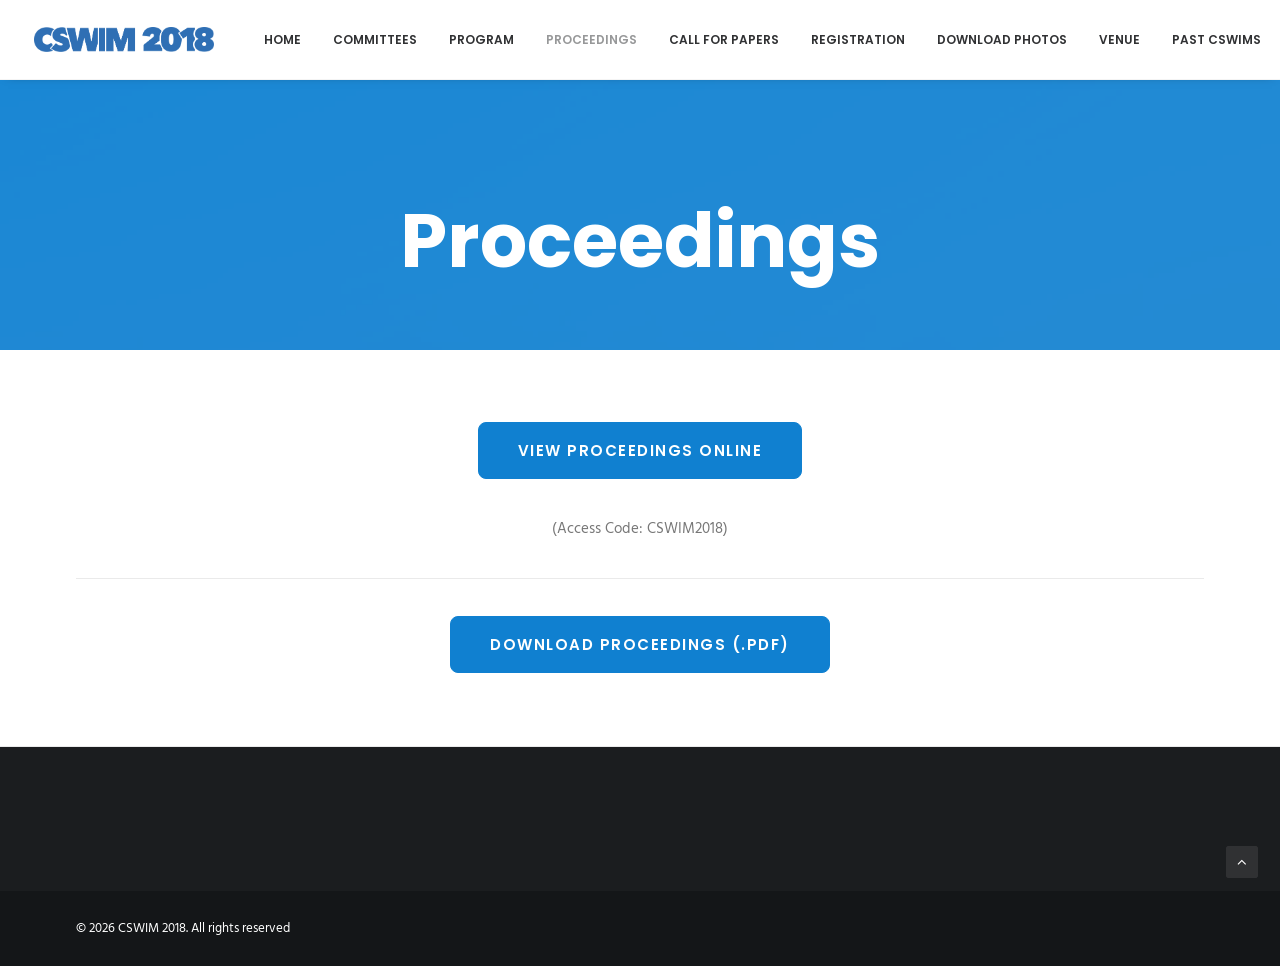
<file: proceedings/index.html>
<!DOCTYPE html><html class="no-touch" lang="en-US" xmlns="http://www.w3.org/1999/xhtml"><head>
<meta http-equiv="Content-Type" content="text/html; charset=UTF-8">
<meta name="viewport" content="width=device-width, initial-scale=1">
<link rel="profile" href="http://gmpg.org/xfn/11">
<link rel="pingback" href="https://2018.cswimworkshop.org/xmlrpc.php">
<title>Proceedings – CSWIM 2018</title>
<meta name="robots" content="max-image-preview:large">
<link rel="dns-prefetch" href="//fonts.googleapis.com">
<link rel="alternate" type="application/rss+xml" title="CSWIM 2018 » Feed" href="https://2018.cswimworkshop.org/feed/">
<link rel="alternate" type="application/rss+xml" title="CSWIM 2018 » Comments Feed" href="https://2018.cswimworkshop.org/comments/feed/">
<link rel="alternate" type="application/rss+xml" title="CSWIM 2018 » Proceedings Comments Feed" href="https://2018.cswimworkshop.org/proceedings/feed/">
<link rel="alternate" title="oEmbed (JSON)" type="application/json+oembed" href="https://2018.cswimworkshop.org/wp-json/oembed/1.0/embed?url=https%3A%2F%2F2018.cswimworkshop.org%2Fproceedings%2F">
<link rel="alternate" title="oEmbed (XML)" type="text/xml+oembed" href="https://2018.cswimworkshop.org/wp-json/oembed/1.0/embed?url=https%3A%2F%2F2018.cswimworkshop.org%2Fproceedings%2F&amp;format=xml">
<style id="wp-img-auto-sizes-contain-inline-css">
img:is([sizes=auto i],[sizes^="auto," i]){contain-intrinsic-size:3000px 1500px}
/*# sourceURL=wp-img-auto-sizes-contain-inline-css */
</style>
<style id="wp-emoji-styles-inline-css">

	img.wp-smiley, img.emoji {
		display: inline !important;
		border: none !important;
		box-shadow: none !important;
		height: 1em !important;
		width: 1em !important;
		margin: 0 0.07em !important;
		vertical-align: -0.1em !important;
		background: none !important;
		padding: 0 !important;
	}
/*# sourceURL=wp-emoji-styles-inline-css */
</style>
<style id="wp-block-library-inline-css">
:root{--wp-block-synced-color:#7a00df;--wp-block-synced-color--rgb:122,0,223;--wp-bound-block-color:var(--wp-block-synced-color);--wp-editor-canvas-background:#ddd;--wp-admin-theme-color:#007cba;--wp-admin-theme-color--rgb:0,124,186;--wp-admin-theme-color-darker-10:#006ba1;--wp-admin-theme-color-darker-10--rgb:0,107,160.5;--wp-admin-theme-color-darker-20:#005a87;--wp-admin-theme-color-darker-20--rgb:0,90,135;--wp-admin-border-width-focus:2px}@media (min-resolution:192dpi){:root{--wp-admin-border-width-focus:1.5px}}.wp-element-button{cursor:pointer}:root .has-very-light-gray-background-color{background-color:#eee}:root .has-very-dark-gray-background-color{background-color:#313131}:root .has-very-light-gray-color{color:#eee}:root .has-very-dark-gray-color{color:#313131}:root .has-vivid-green-cyan-to-vivid-cyan-blue-gradient-background{background:linear-gradient(135deg,#00d084,#0693e3)}:root .has-purple-crush-gradient-background{background:linear-gradient(135deg,#34e2e4,#4721fb 50%,#ab1dfe)}:root .has-hazy-dawn-gradient-background{background:linear-gradient(135deg,#faaca8,#dad0ec)}:root .has-subdued-olive-gradient-background{background:linear-gradient(135deg,#fafae1,#67a671)}:root .has-atomic-cream-gradient-background{background:linear-gradient(135deg,#fdd79a,#004a59)}:root .has-nightshade-gradient-background{background:linear-gradient(135deg,#330968,#31cdcf)}:root .has-midnight-gradient-background{background:linear-gradient(135deg,#020381,#2874fc)}:root{--wp--preset--font-size--normal:16px;--wp--preset--font-size--huge:42px}.has-regular-font-size{font-size:1em}.has-larger-font-size{font-size:2.625em}.has-normal-font-size{font-size:var(--wp--preset--font-size--normal)}.has-huge-font-size{font-size:var(--wp--preset--font-size--huge)}:root .has-text-align-center{text-align:center}:root .has-text-align-left{text-align:left}:root .has-text-align-right{text-align:right}.has-fit-text{white-space:nowrap!important}#end-resizable-editor-section{display:none}.aligncenter{clear:both}.items-justified-left{justify-content:flex-start}.items-justified-center{justify-content:center}.items-justified-right{justify-content:flex-end}.items-justified-space-between{justify-content:space-between}.screen-reader-text{word-wrap:normal!important;border:0;clip-path:inset(50%);height:1px;margin:-1px;overflow:hidden;padding:0;position:absolute;width:1px}.screen-reader-text:focus{background-color:#ddd;clip-path:none;color:#444;display:block;font-size:1em;height:auto;left:5px;line-height:normal;padding:15px 23px 14px;text-decoration:none;top:5px;width:auto;z-index:100000}html :where(.has-border-color){border-style:solid}html :where([style*=border-color]){border-style:solid}html :where([style*=border-top-color]){border-top-style:solid}html :where([style*=border-right-color]){border-right-style:solid}html :where([style*=border-bottom-color]){border-bottom-style:solid}html :where([style*=border-left-color]){border-left-style:solid}html :where([style*=border-width]){border-style:solid}html :where([style*=border-top-width]){border-top-style:solid}html :where([style*=border-right-width]){border-right-style:solid}html :where([style*=border-bottom-width]){border-bottom-style:solid}html :where([style*=border-left-width]){border-left-style:solid}html :where(img[class*=wp-image-]){height:auto;max-width:100%}:where(figure){margin:0 0 1em}html :where(.is-position-sticky){--wp-admin--admin-bar--position-offset:var(--wp-admin--admin-bar--height,0px)}@media screen and (max-width:600px){html :where(.is-position-sticky){--wp-admin--admin-bar--position-offset:0px}}

/*# sourceURL=/wp-includes/css/dist/block-library/common.min.css */
</style>
<style id="classic-theme-styles-inline-css">
/*! This file is auto-generated */
.wp-block-button__link{color:#fff;background-color:#32373c;border-radius:9999px;box-shadow:none;text-decoration:none;padding:calc(.667em + 2px) calc(1.333em + 2px);font-size:1.125em}.wp-block-file__button{background:#32373c;color:#fff;text-decoration:none}
/*# sourceURL=/wp-includes/css/classic-themes.min.css */
</style>

<style id="global-styles-inline-css">
:root{--wp--preset--aspect-ratio--square: 1;--wp--preset--aspect-ratio--4-3: 4/3;--wp--preset--aspect-ratio--3-4: 3/4;--wp--preset--aspect-ratio--3-2: 3/2;--wp--preset--aspect-ratio--2-3: 2/3;--wp--preset--aspect-ratio--16-9: 16/9;--wp--preset--aspect-ratio--9-16: 9/16;--wp--preset--color--black: #000000;--wp--preset--color--cyan-bluish-gray: #abb8c3;--wp--preset--color--white: #ffffff;--wp--preset--color--pale-pink: #f78da7;--wp--preset--color--vivid-red: #cf2e2e;--wp--preset--color--luminous-vivid-orange: #ff6900;--wp--preset--color--luminous-vivid-amber: #fcb900;--wp--preset--color--light-green-cyan: #7bdcb5;--wp--preset--color--vivid-green-cyan: #00d084;--wp--preset--color--pale-cyan-blue: #8ed1fc;--wp--preset--color--vivid-cyan-blue: #0693e3;--wp--preset--color--vivid-purple: #9b51e0;--wp--preset--gradient--vivid-cyan-blue-to-vivid-purple: linear-gradient(135deg,rgb(6,147,227) 0%,rgb(155,81,224) 100%);--wp--preset--gradient--light-green-cyan-to-vivid-green-cyan: linear-gradient(135deg,rgb(122,220,180) 0%,rgb(0,208,130) 100%);--wp--preset--gradient--luminous-vivid-amber-to-luminous-vivid-orange: linear-gradient(135deg,rgb(252,185,0) 0%,rgb(255,105,0) 100%);--wp--preset--gradient--luminous-vivid-orange-to-vivid-red: linear-gradient(135deg,rgb(255,105,0) 0%,rgb(207,46,46) 100%);--wp--preset--gradient--very-light-gray-to-cyan-bluish-gray: linear-gradient(135deg,rgb(238,238,238) 0%,rgb(169,184,195) 100%);--wp--preset--gradient--cool-to-warm-spectrum: linear-gradient(135deg,rgb(74,234,220) 0%,rgb(151,120,209) 20%,rgb(207,42,186) 40%,rgb(238,44,130) 60%,rgb(251,105,98) 80%,rgb(254,248,76) 100%);--wp--preset--gradient--blush-light-purple: linear-gradient(135deg,rgb(255,206,236) 0%,rgb(152,150,240) 100%);--wp--preset--gradient--blush-bordeaux: linear-gradient(135deg,rgb(254,205,165) 0%,rgb(254,45,45) 50%,rgb(107,0,62) 100%);--wp--preset--gradient--luminous-dusk: linear-gradient(135deg,rgb(255,203,112) 0%,rgb(199,81,192) 50%,rgb(65,88,208) 100%);--wp--preset--gradient--pale-ocean: linear-gradient(135deg,rgb(255,245,203) 0%,rgb(182,227,212) 50%,rgb(51,167,181) 100%);--wp--preset--gradient--electric-grass: linear-gradient(135deg,rgb(202,248,128) 0%,rgb(113,206,126) 100%);--wp--preset--gradient--midnight: linear-gradient(135deg,rgb(2,3,129) 0%,rgb(40,116,252) 100%);--wp--preset--font-size--small: 13px;--wp--preset--font-size--medium: 20px;--wp--preset--font-size--large: 36px;--wp--preset--font-size--x-large: 42px;--wp--preset--spacing--20: 0.44rem;--wp--preset--spacing--30: 0.67rem;--wp--preset--spacing--40: 1rem;--wp--preset--spacing--50: 1.5rem;--wp--preset--spacing--60: 2.25rem;--wp--preset--spacing--70: 3.38rem;--wp--preset--spacing--80: 5.06rem;--wp--preset--shadow--natural: 6px 6px 9px rgba(0, 0, 0, 0.2);--wp--preset--shadow--deep: 12px 12px 50px rgba(0, 0, 0, 0.4);--wp--preset--shadow--sharp: 6px 6px 0px rgba(0, 0, 0, 0.2);--wp--preset--shadow--outlined: 6px 6px 0px -3px rgb(255, 255, 255), 6px 6px rgb(0, 0, 0);--wp--preset--shadow--crisp: 6px 6px 0px rgb(0, 0, 0);}:where(body) { margin: 0; }:where(.is-layout-flex){gap: 0.5em;}:where(.is-layout-grid){gap: 0.5em;}body .is-layout-flex{display: flex;}.is-layout-flex{flex-wrap: wrap;align-items: center;}.is-layout-flex > :is(*, div){margin: 0;}body .is-layout-grid{display: grid;}.is-layout-grid > :is(*, div){margin: 0;}body{padding-top: 0px;padding-right: 0px;padding-bottom: 0px;padding-left: 0px;}:root :where(.wp-element-button, .wp-block-button__link){background-color: #32373c;border-width: 0;color: #fff;font-family: inherit;font-size: inherit;font-style: inherit;font-weight: inherit;letter-spacing: inherit;line-height: inherit;padding-top: calc(0.667em + 2px);padding-right: calc(1.333em + 2px);padding-bottom: calc(0.667em + 2px);padding-left: calc(1.333em + 2px);text-decoration: none;text-transform: inherit;}.has-black-color{color: var(--wp--preset--color--black) !important;}.has-cyan-bluish-gray-color{color: var(--wp--preset--color--cyan-bluish-gray) !important;}.has-white-color{color: var(--wp--preset--color--white) !important;}.has-pale-pink-color{color: var(--wp--preset--color--pale-pink) !important;}.has-vivid-red-color{color: var(--wp--preset--color--vivid-red) !important;}.has-luminous-vivid-orange-color{color: var(--wp--preset--color--luminous-vivid-orange) !important;}.has-luminous-vivid-amber-color{color: var(--wp--preset--color--luminous-vivid-amber) !important;}.has-light-green-cyan-color{color: var(--wp--preset--color--light-green-cyan) !important;}.has-vivid-green-cyan-color{color: var(--wp--preset--color--vivid-green-cyan) !important;}.has-pale-cyan-blue-color{color: var(--wp--preset--color--pale-cyan-blue) !important;}.has-vivid-cyan-blue-color{color: var(--wp--preset--color--vivid-cyan-blue) !important;}.has-vivid-purple-color{color: var(--wp--preset--color--vivid-purple) !important;}.has-black-background-color{background-color: var(--wp--preset--color--black) !important;}.has-cyan-bluish-gray-background-color{background-color: var(--wp--preset--color--cyan-bluish-gray) !important;}.has-white-background-color{background-color: var(--wp--preset--color--white) !important;}.has-pale-pink-background-color{background-color: var(--wp--preset--color--pale-pink) !important;}.has-vivid-red-background-color{background-color: var(--wp--preset--color--vivid-red) !important;}.has-luminous-vivid-orange-background-color{background-color: var(--wp--preset--color--luminous-vivid-orange) !important;}.has-luminous-vivid-amber-background-color{background-color: var(--wp--preset--color--luminous-vivid-amber) !important;}.has-light-green-cyan-background-color{background-color: var(--wp--preset--color--light-green-cyan) !important;}.has-vivid-green-cyan-background-color{background-color: var(--wp--preset--color--vivid-green-cyan) !important;}.has-pale-cyan-blue-background-color{background-color: var(--wp--preset--color--pale-cyan-blue) !important;}.has-vivid-cyan-blue-background-color{background-color: var(--wp--preset--color--vivid-cyan-blue) !important;}.has-vivid-purple-background-color{background-color: var(--wp--preset--color--vivid-purple) !important;}.has-black-border-color{border-color: var(--wp--preset--color--black) !important;}.has-cyan-bluish-gray-border-color{border-color: var(--wp--preset--color--cyan-bluish-gray) !important;}.has-white-border-color{border-color: var(--wp--preset--color--white) !important;}.has-pale-pink-border-color{border-color: var(--wp--preset--color--pale-pink) !important;}.has-vivid-red-border-color{border-color: var(--wp--preset--color--vivid-red) !important;}.has-luminous-vivid-orange-border-color{border-color: var(--wp--preset--color--luminous-vivid-orange) !important;}.has-luminous-vivid-amber-border-color{border-color: var(--wp--preset--color--luminous-vivid-amber) !important;}.has-light-green-cyan-border-color{border-color: var(--wp--preset--color--light-green-cyan) !important;}.has-vivid-green-cyan-border-color{border-color: var(--wp--preset--color--vivid-green-cyan) !important;}.has-pale-cyan-blue-border-color{border-color: var(--wp--preset--color--pale-cyan-blue) !important;}.has-vivid-cyan-blue-border-color{border-color: var(--wp--preset--color--vivid-cyan-blue) !important;}.has-vivid-purple-border-color{border-color: var(--wp--preset--color--vivid-purple) !important;}.has-vivid-cyan-blue-to-vivid-purple-gradient-background{background: var(--wp--preset--gradient--vivid-cyan-blue-to-vivid-purple) !important;}.has-light-green-cyan-to-vivid-green-cyan-gradient-background{background: var(--wp--preset--gradient--light-green-cyan-to-vivid-green-cyan) !important;}.has-luminous-vivid-amber-to-luminous-vivid-orange-gradient-background{background: var(--wp--preset--gradient--luminous-vivid-amber-to-luminous-vivid-orange) !important;}.has-luminous-vivid-orange-to-vivid-red-gradient-background{background: var(--wp--preset--gradient--luminous-vivid-orange-to-vivid-red) !important;}.has-very-light-gray-to-cyan-bluish-gray-gradient-background{background: var(--wp--preset--gradient--very-light-gray-to-cyan-bluish-gray) !important;}.has-cool-to-warm-spectrum-gradient-background{background: var(--wp--preset--gradient--cool-to-warm-spectrum) !important;}.has-blush-light-purple-gradient-background{background: var(--wp--preset--gradient--blush-light-purple) !important;}.has-blush-bordeaux-gradient-background{background: var(--wp--preset--gradient--blush-bordeaux) !important;}.has-luminous-dusk-gradient-background{background: var(--wp--preset--gradient--luminous-dusk) !important;}.has-pale-ocean-gradient-background{background: var(--wp--preset--gradient--pale-ocean) !important;}.has-electric-grass-gradient-background{background: var(--wp--preset--gradient--electric-grass) !important;}.has-midnight-gradient-background{background: var(--wp--preset--gradient--midnight) !important;}.has-small-font-size{font-size: var(--wp--preset--font-size--small) !important;}.has-medium-font-size{font-size: var(--wp--preset--font-size--medium) !important;}.has-large-font-size{font-size: var(--wp--preset--font-size--large) !important;}.has-x-large-font-size{font-size: var(--wp--preset--font-size--x-large) !important;}
/*# sourceURL=global-styles-inline-css */
</style>

<link rel="stylesheet" id="contact-form-7-css" href="../wp-content/plugins/contact-form-7/includes/css/styles__ver=6.1.6.css" media="all">
<link rel="stylesheet" id="uncodefont-google-css" href="//fonts.googleapis.com/css?family=Poppins:300,regular,500,600,700%7CHind:300,regular,500,600,700%7CDroid+Serif:regular,italic,700,700italic%7CDosis:200,300,regular,500,600,700,800%7CPlayfair+Display:regular,italic,700,700italic,900,900italic%7COswald:300,regular,700%7CRoboto:100,100italic,300,300italic,regular,italic,500,500italic,700,700italic,900,900italic%7CSource+Sans+Pro:200,200italic,300,300italic,regular,italic,600,600italic,700,700italic,900,900italic&amp;subset=devanagari,latin-ext,latin,cyrillic,vietnamese,greek,cyrillic-ext,greek-ext&amp;ver=2.5.0" media="all">
<link rel="stylesheet" id="uncode-style-css" href="../wp-content/themes/uncode/library/css/style.css" media="all">
<style id="uncode-style-inline-css">

@media (min-width: 960px) { .limit-width { max-width: 1200px; margin: auto;}}
.menu-primary ul.menu-smart > li > a, .menu-primary ul.menu-smart li.dropdown > a, .menu-primary ul.menu-smart li.mega-menu > a, .vmenu-container ul.menu-smart > li > a, .vmenu-container ul.menu-smart li.dropdown > a { text-transform: uppercase; }
#changer-back-color { transition: background-color 1000ms cubic-bezier(0.25, 1, 0.5, 1) !important; } #changer-back-color > div { transition: opacity 1000ms cubic-bezier(0.25, 1, 0.5, 1) !important; } body.bg-changer-init.disable-hover .main-wrapper .style-light,  body.bg-changer-init.disable-hover .main-wrapper .style-light h1,  body.bg-changer-init.disable-hover .main-wrapper .style-light h2, body.bg-changer-init.disable-hover .main-wrapper .style-light h3, body.bg-changer-init.disable-hover .main-wrapper .style-light h4, body.bg-changer-init.disable-hover .main-wrapper .style-light h5, body.bg-changer-init.disable-hover .main-wrapper .style-light h6, body.bg-changer-init.disable-hover .main-wrapper .style-light a, body.bg-changer-init.disable-hover .main-wrapper .style-dark, body.bg-changer-init.disable-hover .main-wrapper .style-dark h1, body.bg-changer-init.disable-hover .main-wrapper .style-dark h2, body.bg-changer-init.disable-hover .main-wrapper .style-dark h3, body.bg-changer-init.disable-hover .main-wrapper .style-dark h4, body.bg-changer-init.disable-hover .main-wrapper .style-dark h5, body.bg-changer-init.disable-hover .main-wrapper .style-dark h6, body.bg-changer-init.disable-hover .main-wrapper .style-dark a { transition: color 1000ms cubic-bezier(0.25, 1, 0.5, 1) !important; } body.bg-changer-init.disable-hover .main-wrapper .heading-text-highlight-inner { transition-property: right, background; transition-duration: 1000ms }
/*# sourceURL=uncode-style-inline-css */
</style>
<link rel="stylesheet" id="uncode-icons-css" href="../wp-content/themes/uncode/library/css/uncode-icons.css" media="all">
<link rel="stylesheet" id="uncode-custom-style-css" href="../wp-content/themes/uncode/library/css/style-custom.css" media="all">
<script id="uncode-init-js-extra">
var SiteParameters = {"days":"days","hours":"hours","minutes":"minutes","seconds":"seconds","constant_scroll":"on","scroll_speed":"2","parallax_factor":"0.25","loading":"Loading\u2026","slide_name":"slide","slide_footer":"footer","ajax_url":"https://2018.cswimworkshop.org/wp-admin/admin-ajax.php","nonce_adaptive_images":"8a6f1a726c","nonce_srcset_async":"8307e50a17","enable_debug":"","block_mobile_videos":"","is_frontend_editor":"","mobile_parallax_allowed":"","wireframes_plugin_active":"","sticky_elements":"","lazyload_type":"","resize_quality":"90","register_metadata":"","bg_changer_time":"1000","update_wc_fragments":"1","optimize_shortpixel_image":"","custom_cursor_selector":"[href], .trigger-overlay, .owl-next, .owl-prev, .owl-dot, input[type=\"submit\"], button[type=\"submit\"], a[class^=\"ilightbox\"], .ilightbox-thumbnail, .ilightbox-prev, .ilightbox-next, .overlay-close, .unmodal-close, .qty-inset \u003E span, .share-button li, .uncode-post-titles .tmb.tmb-click-area, .btn-link, .tmb-click-row .t-inside","mobile_parallax_animation":""};
//# sourceURL=uncode-init-js-extra
</script>
<script id="uncode-init-js" src="../wp-content/themes/uncode/library/js/init.min.js"></script>
<script id="jquery-core-js" src="../wp-includes/js/jquery/jquery.min__ver=3.7.1.js"></script>
<script id="jquery-migrate-js" src="../wp-includes/js/jquery/jquery-migrate.min__ver=3.4.1.js"></script>
<link rel="https://api.w.org/" href="https://2018.cswimworkshop.org/wp-json/"><link rel="alternate" title="JSON" type="application/json" href="https://2018.cswimworkshop.org/wp-json/wp/v2/pages/54014"><link rel="EditURI" type="application/rsd+xml" title="RSD" href="https://2018.cswimworkshop.org/xmlrpc.php?rsd">
<meta name="generator" content="WordPress 7.0.1">
<link rel="canonical" href="./proceedings">
<link rel="shortlink" href="https://2018.cswimworkshop.org/?p=54014">
<style>.recentcomments a{display:inline !important;padding:0 !important;margin:0 !important;}</style><!--[if lte IE 9]><link rel="stylesheet" type="text/css" href="../wp-content/plugins/uncode-js_composer/assets/css/vc_lte_ie9.min.css" media="screen"><![endif]--><!--[if IE  8]><link rel="stylesheet" type="text/css" href="../wp-content/plugins/uncode-js_composer/assets/css/vc-ie8.min.css" media="screen"><![endif]--><link rel="icon" href="../wp-content/uploads/2017/01/cropped-favicon-32x32.png" sizes="32x32">
<link rel="icon" href="../wp-content/uploads/2017/01/cropped-favicon-192x192.png" sizes="192x192">
<link rel="apple-touch-icon" href="../wp-content/uploads/2017/01/cropped-favicon-180x180.png">
<meta name="msapplication-TileImage" content="https://2018.cswimworkshop.org/wp-content/uploads/2017/01/cropped-favicon-270x270.png">
<style type="text/css" data-type="vc_shortcodes-custom-css">.vc_custom_1438176136018{border-bottom-width: 1px !important;}</style><noscript><style type="text/css"> .wpb_animate_when_almost_visible { opacity: 1; }</style></noscript></head>
<body class="wp-singular page-template-default page page-id-54014 wp-theme-uncode  style-color-wayh-bg hormenu-position-left megamenu-full-submenu hmenu hmenu-position-right header-full-width main-center-align mobile-parallax-not-allowed ilb-no-bounce qw-body-scroll-disabled wpb-js-composer js-comp-ver-4.12.1 vc_responsive" data-border="0">
		<div class="body-borders" data-border="0"><div class="top-border body-border-shadow"></div><div class="right-border body-border-shadow"></div><div class="bottom-border body-border-shadow"></div><div class="left-border body-border-shadow"></div><div class="top-border style-light-bg"></div><div class="right-border style-light-bg"></div><div class="bottom-border style-light-bg"></div><div class="left-border style-light-bg"></div></div>	<div class="box-wrapper">
		<div class="box-container">
		<script type="text/javascript" id="initBox">UNCODE.initBox();</script>
		<div class="menu-wrapper menu-shrink menu-hide-only menu-no-arrows">
													
													<header id="masthead" class="navbar menu-primary menu-light submenu-dark menu-transparent menu-add-padding style-light-original menu-absolute menu-with-logo">
														<div class="menu-container menu-hide style-color-xsdn-bg menu-borders menu-shadows">
															<div class="row-menu">
																<div class="row-menu-inner">
																	<div id="logo-container-mobile" class="col-lg-0 logo-container middle">
																		<div id="main-logo" class="navbar-header style-light">
																			<a href="../index.html" class="navbar-brand" data-minheight="14"><div class="logo-image main-logo  logo-light" data-maxheight="25" style="height: 25px;"><img fetchpriority="high" decoding="async" src="../wp-content/uploads/2017/01/CSWIM2018-blue.png" alt="logo" width="1094" height="152" class="img-responsive"></div><div class="logo-image main-logo  logo-dark" data-maxheight="25" style="height: 25px;display:none;"><img decoding="async" src="../wp-content/uploads/2017/01/CSWIM2018-white.png" alt="logo" width="1094" height="152" class="img-responsive"></div></a>
																		</div>
																		<div class="mmb-container"><div class="mobile-additional-icons"></div><div class="mobile-menu-button mobile-menu-button-light lines-button"><span class="lines"><span></span></span></div></div>
																	</div>
																	<div class="col-lg-12 main-menu-container middle">
																		<div class="menu-horizontal">
																			<div class="menu-horizontal-inner">
																				<div class="nav navbar-nav navbar-main navbar-nav-first"><ul id="menu-main-menu" class="menu-primary-inner menu-smart sm"><li id="menu-item-54080" class="menu-item menu-item-type-post_type menu-item-object-page menu-item-home menu-item-54080 menu-item-link"><a title="Home" href="../index.html">Home<i class="fa fa-angle-right fa-dropdown"></i></a></li>
<li id="menu-item-55016" class="menu-item menu-item-type-custom menu-item-object-custom menu-item-has-children menu-item-55016 dropdown menu-item-link"><a title="Committees" href="./index.html" data-toggle="dropdown" class="dropdown-toggle" data-type="title">Committees<i class="fa fa-angle-down fa-dropdown"></i></a>
<ul role="menu" class="drop-menu">
	<li id="menu-item-55019" class="menu-item menu-item-type-post_type menu-item-object-page menu-item-55019"><a title="Organizing Committee" href="../organizing-committee/index.html">Organizing Committee<i class="fa fa-angle-right fa-dropdown"></i></a></li>
	<li id="menu-item-55017" class="menu-item menu-item-type-post_type menu-item-object-page menu-item-55017"><a title="Advisory Committee" href="../advisory-committee/index.html">Advisory Committee<i class="fa fa-angle-right fa-dropdown"></i></a></li>
	<li id="menu-item-55018" class="menu-item menu-item-type-post_type menu-item-object-page menu-item-55018"><a title="Program Committee" href="../program-committee/index.html">Program Committee<i class="fa fa-angle-right fa-dropdown"></i></a></li>
	<li id="menu-item-55070" class="menu-item menu-item-type-post_type menu-item-object-page menu-item-55070"><a title="Best Paper Committee" href="../best-paper-committee/index.html">Best Paper Committee<i class="fa fa-angle-right fa-dropdown"></i></a></li>
</ul>
</li>
<li id="menu-item-55129" class="menu-item menu-item-type-custom menu-item-object-custom menu-item-has-children menu-item-55129 dropdown menu-item-link"><a title="Program" href="./index.html" data-toggle="dropdown" class="dropdown-toggle" data-type="title">Program<i class="fa fa-angle-down fa-dropdown"></i></a>
<ul role="menu" class="drop-menu">
	<li id="menu-item-55115" class="menu-item menu-item-type-post_type menu-item-object-page menu-item-55115"><a title="Keynote Speakers" href="../keynote-speakers/index.html">Keynote Speakers<i class="fa fa-angle-right fa-dropdown"></i></a></li>
	<li id="menu-item-55171" class="menu-item menu-item-type-custom menu-item-object-custom menu-item-55171"><a title="Download Program (pdf)" href="http://2018.cswimworkshop.org/wp-content/uploads/2017/01/CSWIM2018-Program.pdf">Download Program (pdf)<i class="fa fa-angle-right fa-dropdown"></i></a></li>
	<li id="menu-item-55128" class="menu-item menu-item-type-post_type menu-item-object-page menu-item-55128"><a title="Schedule" href="../schedule/index.html">Schedule<i class="fa fa-angle-right fa-dropdown"></i></a></li>
</ul>
</li>
<li id="menu-item-55180" class="menu-item menu-item-type-post_type menu-item-object-page current-menu-item page_item page-item-54014 current_page_item menu-item-55180 active menu-item-link"><a title="Proceedings" href="./index.html">Proceedings<i class="fa fa-angle-right fa-dropdown"></i></a></li>
<li id="menu-item-54188" class="menu-item menu-item-type-post_type menu-item-object-page menu-item-54188 menu-item-link"><a title="Call for Papers" href="../call-for-papers/index.html">Call for Papers<i class="fa fa-angle-right fa-dropdown"></i></a></li>
<li id="menu-item-55053" class="menu-item menu-item-type-post_type menu-item-object-page menu-item-55053 menu-item-link"><a title="Registration" href="../registration/index.html">Registration<i class="fa fa-angle-right fa-dropdown"></i></a></li>
<li id="menu-item-55187" class="menu-item menu-item-type-custom menu-item-object-custom menu-item-55187 menu-item-link"><a title="Download Photos" href="https://pan.baidu.com/s/1Al6X3M-5N5d1iRhJA-kOzQ">Download Photos<i class="fa fa-angle-right fa-dropdown"></i></a></li>
<li id="menu-item-55006" class="menu-item menu-item-type-custom menu-item-object-custom menu-item-has-children menu-item-55006 dropdown menu-item-link"><a title="Venue" href="./index.html" data-toggle="dropdown" class="dropdown-toggle" data-type="title">Venue<i class="fa fa-angle-down fa-dropdown"></i></a>
<ul role="menu" class="drop-menu">
	<li id="menu-item-55008" class="menu-item menu-item-type-post_type menu-item-object-page menu-item-55008"><a title="Venue and Accommodation" href="../venue/index.html">Venue and Accommodation<i class="fa fa-angle-right fa-dropdown"></i></a></li>
	<li id="menu-item-55007" class="menu-item menu-item-type-post_type menu-item-object-page menu-item-55007"><a title="Tours in Qingdao" href="../tours/index.html">Tours in Qingdao<i class="fa fa-angle-right fa-dropdown"></i></a></li>
</ul>
</li>
<li id="menu-item-54414" class="menu-item menu-item-type-custom menu-item-object-custom menu-item-54414 menu-item-link"><a title="Past CSWIMs" href="http://cswimworkshop.org">Past CSWIMs<i class="fa fa-angle-right fa-dropdown"></i></a></li>
</ul></div><div class="nav navbar-nav navbar-nav-last"><ul class="menu-smart sm menu-icons"><li class="menu-item-link search-icon style-light dropdown "><a href="./index.html" class="trigger-overlay search-icon" data-area="search" data-container="box-container">
													<i class="fa fa-search3"></i><span class="desktop-hidden"><span>Search</span></span><i class="fa fa-angle-down fa-dropdown desktop-hidden"></i>
													</a><ul role="menu" class="drop-menu desktop-hidden">
														<li>
															<form class="search ccc" method="get" action="https://2018.cswimworkshop.org/">
																<input type="search" class="search-field no-livesearch" placeholder="Search…" value="" name="s" title="Search…"></form>
														</li>
													</ul></li></ul></div></div>
																		</div>
																	</div>
																</div>
															</div>
														</div>
													</header>
												</div>			<script type="text/javascript" id="fixMenuHeight">UNCODE.fixMenuHeight();</script>
			<div class="main-wrapper">
				<div class="main-container">
					<div class="page-wrapper">
						<div class="sections-container">
<script type="text/javascript">UNCODE.initHeader();</script><article id="post-54014" class="page-body style-color-xsdn-bg post-54014 page type-page status-publish hentry">
						<div class="post-wrapper">
							<div class="post-body"><div class="post-content un-no-sidebar-layout"><div data-parent="true" class="vc_row style-color-wayh-bg row-container" id="row-unique-0"><div class="row-background background-element">
											<div class="background-wrapper">
												<div class="background-inner" style="background-image: url(../wp-content/uploads/2016/09/photo-placeholder-20.jpg);background-repeat: no-repeat;background-position: center top;background-attachment: scroll;background-size: cover;" data-imgready="true"></div>
												<div class="block-bg-overlay style-accent-bg" style="opacity: 0.9;"></div>
											</div>
										</div><div class="row double-top-padding double-bottom-padding single-h-padding limit-width row-parent" data-height-ratio="30"><div class="wpb_row row-inner"><div class="wpb_column pos-bottom pos-center align_center column_parent col-lg-12 single-internal-gutter"><div class="uncol style-dark"><div class="uncoltable"><div class="uncell no-block-padding"><div class="uncont"><div class="vc_custom_heading_wrap "><div class="heading-text el-text"><h1 class="font-762333 fontsize-338686 fontheight-179065 font-weight-700"><span>Proceedings</span></h1></div><div class="clear"></div></div></div></div></div></div></div><script id="script-row-unique-0" data-row="script-row-unique-0" type="text/javascript" class="vc_controls">UNCODE.initRow(document.getElementById("row-unique-0"));</script></div></div></div><div data-parent="true" class="vc_row vc_custom_1438176136018 border-color-gyho-color row-container onepage-section" data-label="Welcome" data-name="welcome" style="border-style: solid;border-bottom-width: 1px ;" id="row-unique-1"><div class="row-background background-element" style="opacity: 1;">
											<div class="background-wrapper">
												<div class="background-inner" data-imgready="true"></div>
												<div class="block-bg-overlay style-color-xsdn-bg" style="opacity: 0.7;"></div>
											</div>
										</div><div class="row double-top-padding double-bottom-padding single-h-padding limit-width row-parent"><div class="wpb_row row-inner"><div class="wpb_column pos-top pos-center align_center column_parent col-lg-12 single-internal-gutter"><div class="uncol style-light"><div class="uncoltable"><div class="uncell no-block-padding"><div class="uncont"><span class="btn-container"><a href="https://app.conferency.com/cswim2018/proceedings" class="custom-link btn btn-lg btn-accent btn-round btn-icon-left" target="_blank">View Proceedings Online</a></span><div class="uncode_text_column"><p>(Access Code: CSWIM2018)</p>
</div><div class="divider-wrapper ">
    <hr class="border-default-color separator-no-padding">
</div>
<span class="btn-container"><a href="http://2018.cswimworkshop.org/wp-content/uploads/2017/01/CSWIM2018-proceedings-Final.pdf" class="custom-link btn btn-lg btn-accent btn-round btn-icon-left">Download Proceedings (.pdf)</a></span></div></div></div></div></div><script id="script-row-unique-1" data-row="script-row-unique-1" type="text/javascript" class="vc_controls">UNCODE.initRow(document.getElementById("row-unique-1"));</script></div></div></div></div></div>
						</div>
					</article>
								</div><!-- sections container -->
							</div><!-- page wrapper -->
												<footer id="colophon" class="site-footer">
							<div data-parent="true" class="vc_row style-color-rgdb-bg row-container mobile-hidden" id="row-unique-2"><div class="row double-top-padding double-bottom-padding single-h-padding limit-width row-parent"><div class="wpb_row row-inner"><div class="wpb_column pos-top pos-left align_left column_parent col-lg-4 col-md-33 half-internal-gutter"><div class="uncol style-dark"><div class="uncoltable"><div class="uncell no-block-padding"><div class="uncont"></div></div></div></div></div><div class="wpb_column pos-top pos-left align_left column_parent col-lg-4 col-md-33 single-internal-gutter"><div class="uncol style-dark"><div class="uncoltable"><div class="uncell no-block-padding"><div class="uncont"></div></div></div></div></div><div class="wpb_column pos-top pos-left align_left column_parent col-lg-4 col-md-33 single-internal-gutter"><div class="uncol style-dark"><div class="uncoltable"><div class="uncell no-block-padding"><div class="uncont"></div></div></div></div></div><script id="script-row-unique-2" data-row="script-row-unique-2" type="text/javascript" class="vc_controls">UNCODE.initRow(document.getElementById("row-unique-2"));</script></div></div></div><div class="row-container style-dark-bg footer-last">
		  					<div class="row row-parent style-dark limit-width no-top-padding no-h-padding no-bottom-padding">
									<div class="site-info uncell col-lg-6 pos-middle text-left">© 2026 CSWIM 2018. All rights reserved</div><!-- site info -->
								</div>
							</div>						</footer>
																	</div><!-- main container -->
				</div><!-- main wrapper -->
							</div><!-- box container -->
					</div><!-- box wrapper -->
		<div class="style-light footer-scroll-top"><a href="./index.html" class="scroll-top"><i class="fa fa-angle-up fa-stack btn-default btn-hover-nobg"></i></a></div>
					<div class="overlay overlay-sequential style-dark style-dark-bg overlay-search" data-area="search" data-container="box-container">
				<div class="mmb-container"><div class="menu-close-search mobile-menu-button menu-button-offcanvas mobile-menu-button-dark lines-button overlay-close close" data-area="search" data-container="box-container"><span class="lines"></span></div></div>
				<div class="search-container"><form action="https://2018.cswimworkshop.org/" method="get">
	<div class="search-container-inner">
		<input type="search" class="search-field form-fluid no-livesearch" placeholder="Search…" value="" name="s" title="Search for:">
		<i class="fa fa-search3"></i>

			</div>
</form>
</div>
			</div>
		
	<script type="speculationrules">
{"prefetch":[{"source":"document","where":{"and":[{"href_matches":"/*"},{"not":{"href_matches":["/wp-*.php","/wp-admin/*","/wp-content/uploads/*","/wp-content/*","/wp-content/plugins/*","/wp-content/themes/uncode/*","/*\\?(.+)"]}},{"not":{"selector_matches":"a[rel~=\"nofollow\"]"}},{"not":{"selector_matches":".no-prefetch, .no-prefetch a"}}]},"eagerness":"conservative"}]}
</script>
<script id="wp-hooks-js" src="../wp-includes/js/dist/hooks.min__ver=7496969728ca0f95732d.js"></script>
<script id="wp-i18n-js" src="../wp-includes/js/dist/i18n.min__ver=781d11515ad3d91786ec.js"></script>
<script id="wp-i18n-js-after">
wp.i18n.setLocaleData( { 'text direction\u0004ltr': [ 'ltr' ] } );
//# sourceURL=wp-i18n-js-after
</script>
<script id="swv-js" src="../wp-content/plugins/contact-form-7/includes/swv/js/index__ver=6.1.6.js"></script>
<script id="contact-form-7-js-before">
var wpcf7 = {
    "api": {
        "root": "https:\/\/2018.cswimworkshop.org\/wp-json\/",
        "namespace": "contact-form-7\/v1"
    }
};
//# sourceURL=contact-form-7-js-before
</script>
<script id="contact-form-7-js" src="../wp-content/plugins/contact-form-7/includes/js/index__ver=6.1.6.js"></script>
<script id="mediaelement-core-js-before">
var mejsL10n = {"language":"en","strings":{"mejs.download-file":"Download File","mejs.install-flash":"You are using a browser that does not have Flash player enabled or installed. Please turn on your Flash player plugin or download the latest version from https://get.adobe.com/flashplayer/","mejs.fullscreen":"Fullscreen","mejs.play":"Play","mejs.pause":"Pause","mejs.time-slider":"Time Slider","mejs.time-help-text":"Use Left/Right Arrow keys to advance one second, Up/Down arrows to advance ten seconds.","mejs.live-broadcast":"Live Broadcast","mejs.volume-help-text":"Use Up/Down Arrow keys to increase or decrease volume.","mejs.unmute":"Unmute","mejs.mute":"Mute","mejs.volume-slider":"Volume Slider","mejs.video-player":"Video Player","mejs.audio-player":"Audio Player","mejs.captions-subtitles":"Captions/Subtitles","mejs.captions-chapters":"Chapters","mejs.none":"None","mejs.afrikaans":"Afrikaans","mejs.albanian":"Albanian","mejs.arabic":"Arabic","mejs.belarusian":"Belarusian","mejs.bulgarian":"Bulgarian","mejs.catalan":"Catalan","mejs.chinese":"Chinese","mejs.chinese-simplified":"Chinese (Simplified)","mejs.chinese-traditional":"Chinese (Traditional)","mejs.croatian":"Croatian","mejs.czech":"Czech","mejs.danish":"Danish","mejs.dutch":"Dutch","mejs.english":"English","mejs.estonian":"Estonian","mejs.filipino":"Filipino","mejs.finnish":"Finnish","mejs.french":"French","mejs.galician":"Galician","mejs.german":"German","mejs.greek":"Greek","mejs.haitian-creole":"Haitian Creole","mejs.hebrew":"Hebrew","mejs.hindi":"Hindi","mejs.hungarian":"Hungarian","mejs.icelandic":"Icelandic","mejs.indonesian":"Indonesian","mejs.irish":"Irish","mejs.italian":"Italian","mejs.japanese":"Japanese","mejs.korean":"Korean","mejs.latvian":"Latvian","mejs.lithuanian":"Lithuanian","mejs.macedonian":"Macedonian","mejs.malay":"Malay","mejs.maltese":"Maltese","mejs.norwegian":"Norwegian","mejs.persian":"Persian","mejs.polish":"Polish","mejs.portuguese":"Portuguese","mejs.romanian":"Romanian","mejs.russian":"Russian","mejs.serbian":"Serbian","mejs.slovak":"Slovak","mejs.slovenian":"Slovenian","mejs.spanish":"Spanish","mejs.swahili":"Swahili","mejs.swedish":"Swedish","mejs.tagalog":"Tagalog","mejs.thai":"Thai","mejs.turkish":"Turkish","mejs.ukrainian":"Ukrainian","mejs.vietnamese":"Vietnamese","mejs.welsh":"Welsh","mejs.yiddish":"Yiddish"}};
//# sourceURL=mediaelement-core-js-before
</script>
<script id="mediaelement-core-js" src="../wp-includes/js/mediaelement/mediaelement-and-player.min__ver=4.2.17.js"></script>
<script id="mediaelement-migrate-js" src="../wp-includes/js/mediaelement/mediaelement-migrate.min__ver=7.0.1.js"></script>
<script id="mediaelement-js-extra">
var _wpmejsSettings = {"pluginPath":"/wp-includes/js/mediaelement/","classPrefix":"mejs-","stretching":"responsive","audioShortcodeLibrary":"mediaelement","videoShortcodeLibrary":"mediaelement"};
//# sourceURL=mediaelement-js-extra
</script>
<script id="wp-mediaelement-js" src="../wp-includes/js/mediaelement/wp-mediaelement.min__ver=7.0.1.js"></script>
<script id="uncode-plugins-js" src="../wp-content/themes/uncode/library/js/plugins.min.js"></script>
<script id="uncode-app-js" src="../wp-content/themes/uncode/library/js/app.min.js"></script>
<script async="" data-wp-strategy="async" fetchpriority="low" id="comment-reply-js" src="../wp-includes/js/comment-reply.min__ver=7.0.1.js"></script>
<script id="wp-emoji-settings" type="application/json">
{"baseUrl":"https://s.w.org/images/core/emoji/17.0.2/72x72/","ext":".png","svgUrl":"https://s.w.org/images/core/emoji/17.0.2/svg/","svgExt":".svg","source":{"concatemoji":"https://2018.cswimworkshop.org/wp-includes/js/wp-emoji-release.min.js?ver=7.0.1"}}
</script>
<script type="module">
/*! This file is auto-generated */
const a=JSON.parse(document.getElementById("wp-emoji-settings").textContent),o=(window._wpemojiSettings=a,"wpEmojiSettingsSupports"),s=["flag","emoji"];function i(e){try{var t={supportTests:e,timestamp:(new Date).valueOf()};sessionStorage.setItem(o,JSON.stringify(t))}catch(e){}}function c(e,t,n){e.clearRect(0,0,e.canvas.width,e.canvas.height),e.fillText(t,0,0);t=new Uint32Array(e.getImageData(0,0,e.canvas.width,e.canvas.height).data);e.clearRect(0,0,e.canvas.width,e.canvas.height),e.fillText(n,0,0);const a=new Uint32Array(e.getImageData(0,0,e.canvas.width,e.canvas.height).data);return t.every((e,t)=>e===a[t])}function p(e,t){e.clearRect(0,0,e.canvas.width,e.canvas.height),e.fillText(t,0,0);var n=e.getImageData(16,16,1,1);for(let e=0;e<n.data.length;e++)if(0!==n.data[e])return!1;return!0}function u(e,t,n,a){switch(t){case"flag":return n(e,"\ud83c\udff3\ufe0f\u200d\u26a7\ufe0f","\ud83c\udff3\ufe0f\u200b\u26a7\ufe0f")?!1:!n(e,"\ud83c\udde8\ud83c\uddf6","\ud83c\udde8\u200b\ud83c\uddf6")&&!n(e,"\ud83c\udff4\udb40\udc67\udb40\udc62\udb40\udc65\udb40\udc6e\udb40\udc67\udb40\udc7f","\ud83c\udff4\u200b\udb40\udc67\u200b\udb40\udc62\u200b\udb40\udc65\u200b\udb40\udc6e\u200b\udb40\udc67\u200b\udb40\udc7f");case"emoji":return!a(e,"\ud83e\u1fac8")}return!1}function f(e,t,n,a){let r;const o=(r="undefined"!=typeof WorkerGlobalScope&&self instanceof WorkerGlobalScope?new OffscreenCanvas(300,150):document.createElement("canvas")).getContext("2d",{willReadFrequently:!0}),s=(o.textBaseline="top",o.font="600 32px Arial",{});return e.forEach(e=>{s[e]=t(o,e,n,a)}),s}function r(e){var t=document.createElement("script");t.src=e,t.defer=!0,document.head.appendChild(t)}a.supports={everything:!0,everythingExceptFlag:!0},new Promise(t=>{let n=function(){try{var e=JSON.parse(sessionStorage.getItem(o));if("object"==typeof e&&"number"==typeof e.timestamp&&(new Date).valueOf()<e.timestamp+604800&&"object"==typeof e.supportTests)return e.supportTests}catch(e){}return null}();if(!n){if("undefined"!=typeof Worker&&"undefined"!=typeof OffscreenCanvas&&"undefined"!=typeof URL&&URL.createObjectURL&&"undefined"!=typeof Blob)try{var e="postMessage("+f.toString()+"("+[JSON.stringify(s),u.toString(),c.toString(),p.toString()].join(",")+"));",a=new Blob([e],{type:"text/javascript"});const r=new Worker(URL.createObjectURL(a),{name:"wpTestEmojiSupports"});return void(r.onmessage=e=>{i(n=e.data),r.terminate(),t(n)})}catch(e){}i(n=f(s,u,c,p))}t(n)}).then(e=>{for(const n in e)a.supports[n]=e[n],a.supports.everything=a.supports.everything&&a.supports[n],"flag"!==n&&(a.supports.everythingExceptFlag=a.supports.everythingExceptFlag&&a.supports[n]);var t;a.supports.everythingExceptFlag=a.supports.everythingExceptFlag&&!a.supports.flag,a.supports.everything||((t=a.source||{}).concatemoji?r(t.concatemoji):t.wpemoji&&t.twemoji&&(r(t.twemoji),r(t.wpemoji)))});
//# sourceURL=https://2018.cswimworkshop.org/wp-includes/js/wp-emoji-loader.min.js
</script>


</body></html>
</file>
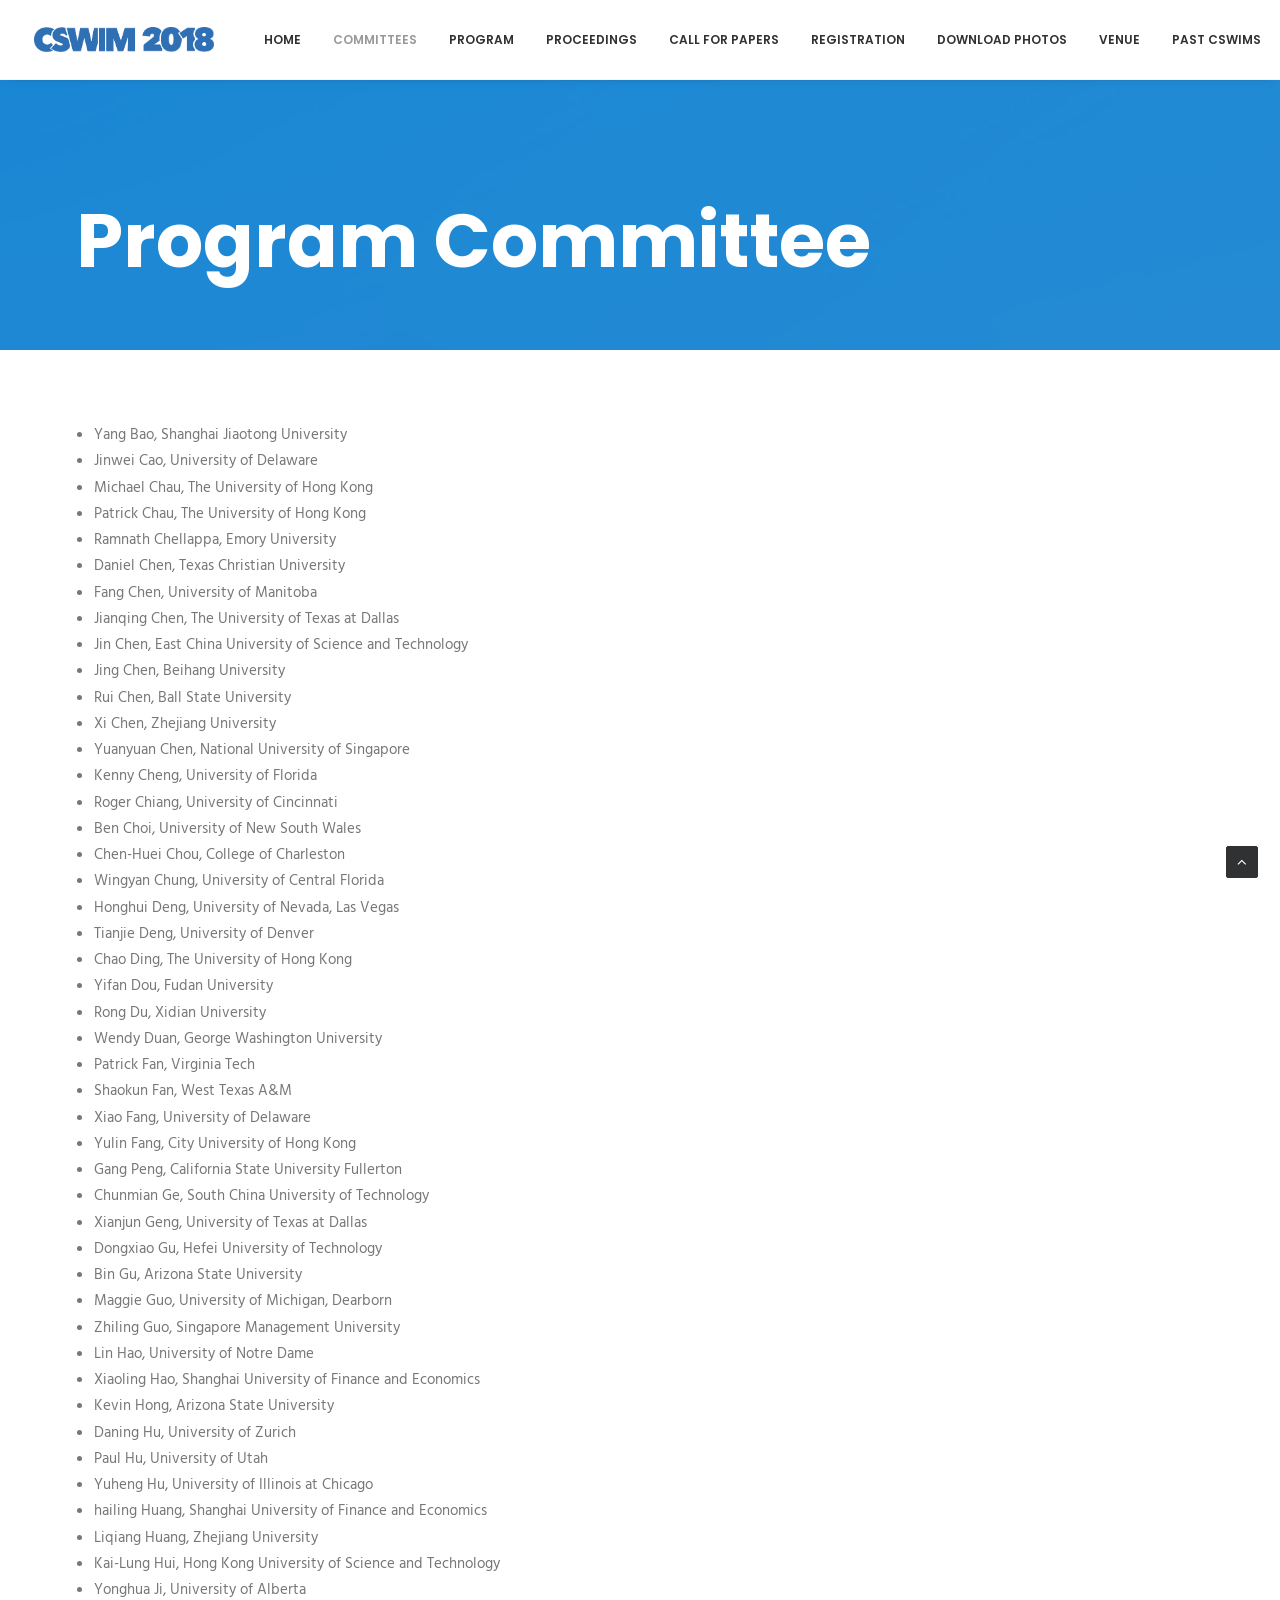
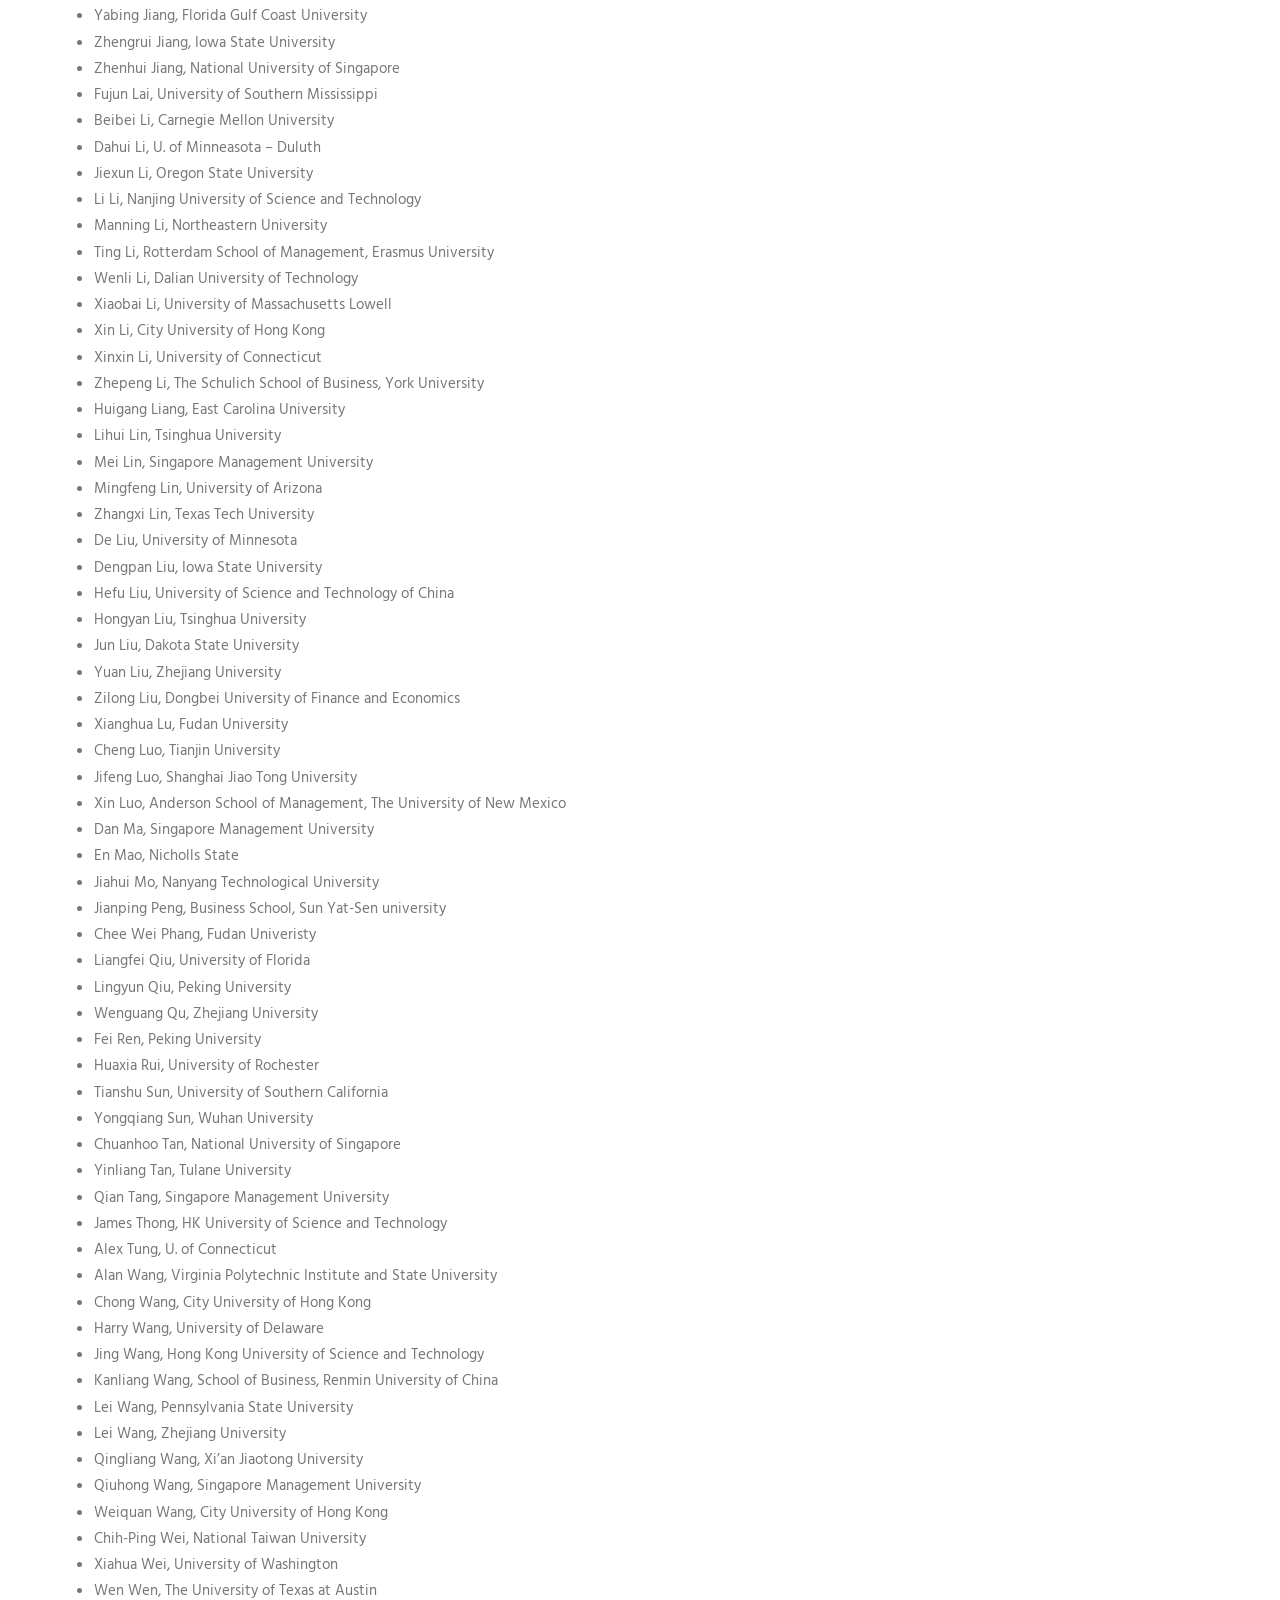
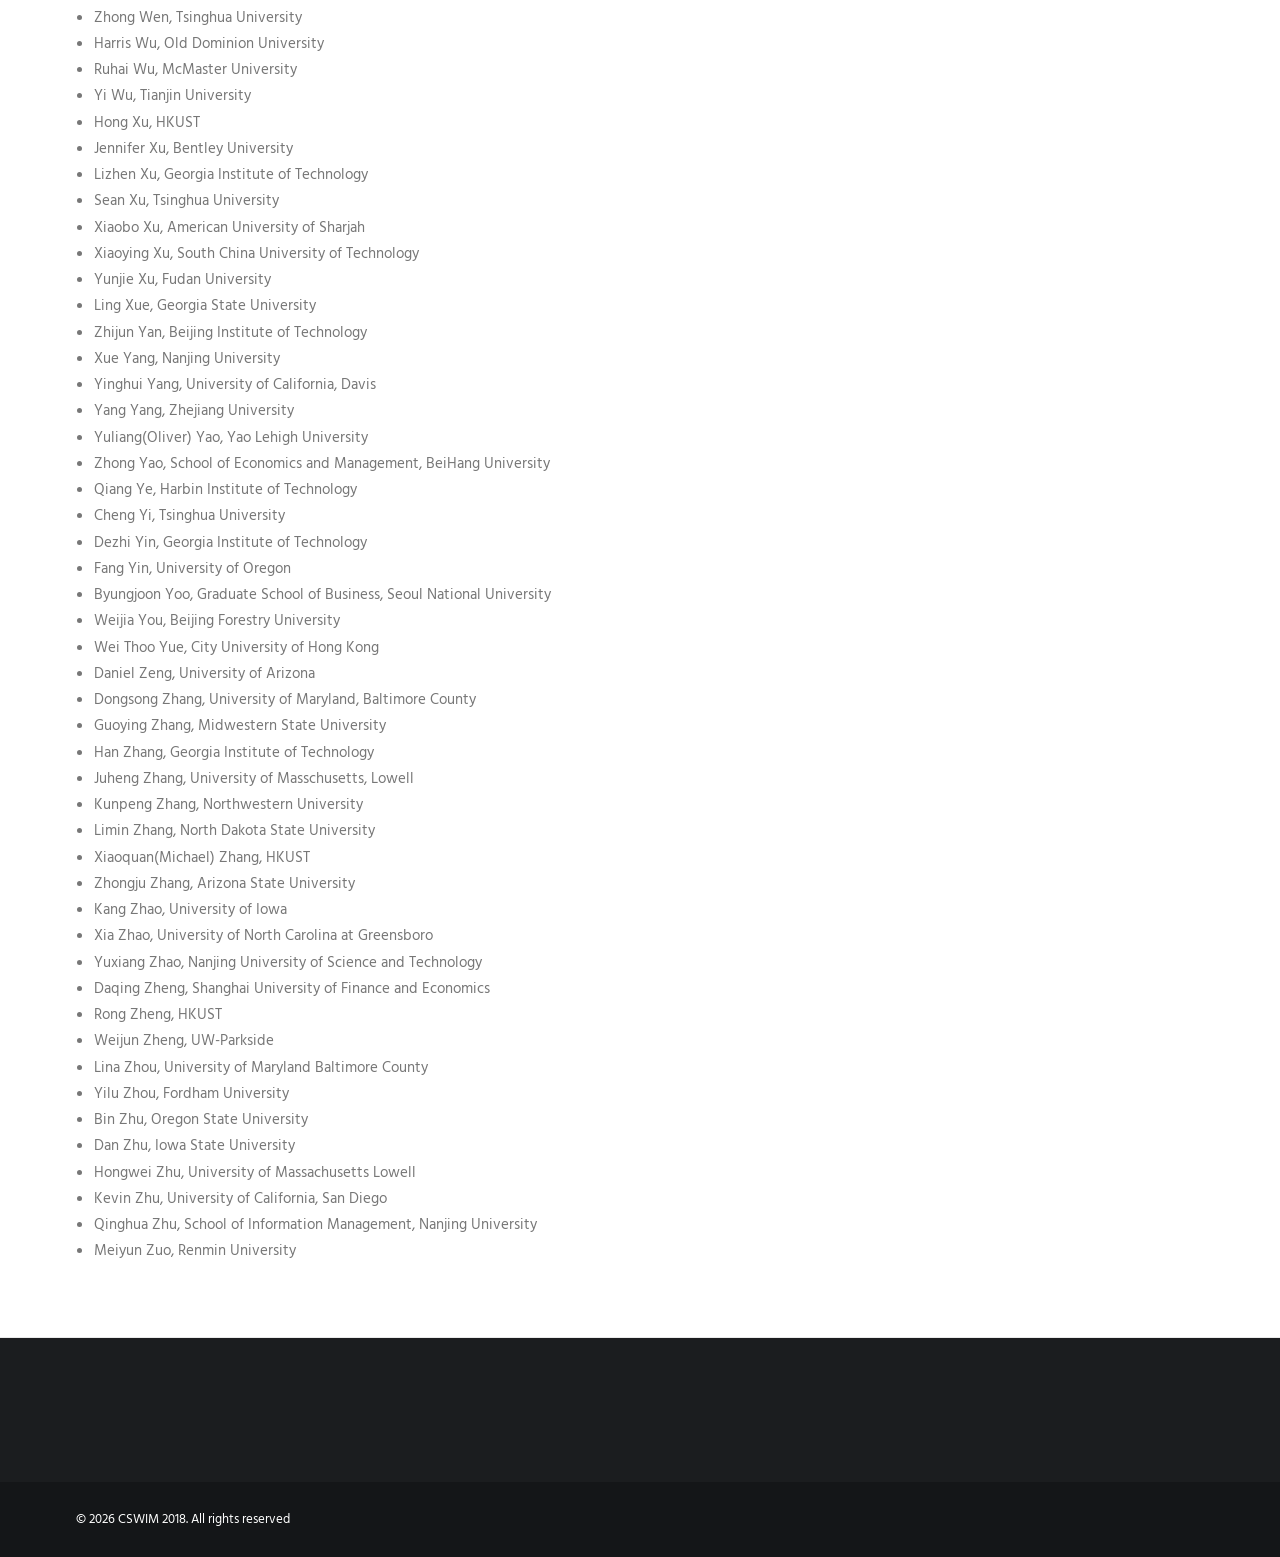
<file: program-committee/index.html>
<!DOCTYPE html><html class="no-touch" lang="en-US" xmlns="http://www.w3.org/1999/xhtml"><head>
<meta http-equiv="Content-Type" content="text/html; charset=UTF-8">
<meta name="viewport" content="width=device-width, initial-scale=1">
<link rel="profile" href="http://gmpg.org/xfn/11">
<link rel="pingback" href="https://2018.cswimworkshop.org/xmlrpc.php">
<title>Program Committee – CSWIM 2018</title>
<meta name="robots" content="max-image-preview:large">
<link rel="dns-prefetch" href="//fonts.googleapis.com">
<link rel="alternate" type="application/rss+xml" title="CSWIM 2018 » Feed" href="https://2018.cswimworkshop.org/feed/">
<link rel="alternate" type="application/rss+xml" title="CSWIM 2018 » Comments Feed" href="https://2018.cswimworkshop.org/comments/feed/">
<link rel="alternate" type="application/rss+xml" title="CSWIM 2018 » Program Committee Comments Feed" href="https://2018.cswimworkshop.org/program-committee/feed/">
<link rel="alternate" title="oEmbed (JSON)" type="application/json+oembed" href="https://2018.cswimworkshop.org/wp-json/oembed/1.0/embed?url=https%3A%2F%2F2018.cswimworkshop.org%2Fprogram-committee%2F">
<link rel="alternate" title="oEmbed (XML)" type="text/xml+oembed" href="https://2018.cswimworkshop.org/wp-json/oembed/1.0/embed?url=https%3A%2F%2F2018.cswimworkshop.org%2Fprogram-committee%2F&amp;format=xml">
<style id="wp-img-auto-sizes-contain-inline-css">
img:is([sizes=auto i],[sizes^="auto," i]){contain-intrinsic-size:3000px 1500px}
/*# sourceURL=wp-img-auto-sizes-contain-inline-css */
</style>
<style id="wp-emoji-styles-inline-css">

	img.wp-smiley, img.emoji {
		display: inline !important;
		border: none !important;
		box-shadow: none !important;
		height: 1em !important;
		width: 1em !important;
		margin: 0 0.07em !important;
		vertical-align: -0.1em !important;
		background: none !important;
		padding: 0 !important;
	}
/*# sourceURL=wp-emoji-styles-inline-css */
</style>
<style id="wp-block-library-inline-css">
:root{--wp-block-synced-color:#7a00df;--wp-block-synced-color--rgb:122,0,223;--wp-bound-block-color:var(--wp-block-synced-color);--wp-editor-canvas-background:#ddd;--wp-admin-theme-color:#007cba;--wp-admin-theme-color--rgb:0,124,186;--wp-admin-theme-color-darker-10:#006ba1;--wp-admin-theme-color-darker-10--rgb:0,107,160.5;--wp-admin-theme-color-darker-20:#005a87;--wp-admin-theme-color-darker-20--rgb:0,90,135;--wp-admin-border-width-focus:2px}@media (min-resolution:192dpi){:root{--wp-admin-border-width-focus:1.5px}}.wp-element-button{cursor:pointer}:root .has-very-light-gray-background-color{background-color:#eee}:root .has-very-dark-gray-background-color{background-color:#313131}:root .has-very-light-gray-color{color:#eee}:root .has-very-dark-gray-color{color:#313131}:root .has-vivid-green-cyan-to-vivid-cyan-blue-gradient-background{background:linear-gradient(135deg,#00d084,#0693e3)}:root .has-purple-crush-gradient-background{background:linear-gradient(135deg,#34e2e4,#4721fb 50%,#ab1dfe)}:root .has-hazy-dawn-gradient-background{background:linear-gradient(135deg,#faaca8,#dad0ec)}:root .has-subdued-olive-gradient-background{background:linear-gradient(135deg,#fafae1,#67a671)}:root .has-atomic-cream-gradient-background{background:linear-gradient(135deg,#fdd79a,#004a59)}:root .has-nightshade-gradient-background{background:linear-gradient(135deg,#330968,#31cdcf)}:root .has-midnight-gradient-background{background:linear-gradient(135deg,#020381,#2874fc)}:root{--wp--preset--font-size--normal:16px;--wp--preset--font-size--huge:42px}.has-regular-font-size{font-size:1em}.has-larger-font-size{font-size:2.625em}.has-normal-font-size{font-size:var(--wp--preset--font-size--normal)}.has-huge-font-size{font-size:var(--wp--preset--font-size--huge)}:root .has-text-align-center{text-align:center}:root .has-text-align-left{text-align:left}:root .has-text-align-right{text-align:right}.has-fit-text{white-space:nowrap!important}#end-resizable-editor-section{display:none}.aligncenter{clear:both}.items-justified-left{justify-content:flex-start}.items-justified-center{justify-content:center}.items-justified-right{justify-content:flex-end}.items-justified-space-between{justify-content:space-between}.screen-reader-text{word-wrap:normal!important;border:0;clip-path:inset(50%);height:1px;margin:-1px;overflow:hidden;padding:0;position:absolute;width:1px}.screen-reader-text:focus{background-color:#ddd;clip-path:none;color:#444;display:block;font-size:1em;height:auto;left:5px;line-height:normal;padding:15px 23px 14px;text-decoration:none;top:5px;width:auto;z-index:100000}html :where(.has-border-color){border-style:solid}html :where([style*=border-color]){border-style:solid}html :where([style*=border-top-color]){border-top-style:solid}html :where([style*=border-right-color]){border-right-style:solid}html :where([style*=border-bottom-color]){border-bottom-style:solid}html :where([style*=border-left-color]){border-left-style:solid}html :where([style*=border-width]){border-style:solid}html :where([style*=border-top-width]){border-top-style:solid}html :where([style*=border-right-width]){border-right-style:solid}html :where([style*=border-bottom-width]){border-bottom-style:solid}html :where([style*=border-left-width]){border-left-style:solid}html :where(img[class*=wp-image-]){height:auto;max-width:100%}:where(figure){margin:0 0 1em}html :where(.is-position-sticky){--wp-admin--admin-bar--position-offset:var(--wp-admin--admin-bar--height,0px)}@media screen and (max-width:600px){html :where(.is-position-sticky){--wp-admin--admin-bar--position-offset:0px}}

/*# sourceURL=/wp-includes/css/dist/block-library/common.min.css */
</style>
<style id="classic-theme-styles-inline-css">
/*! This file is auto-generated */
.wp-block-button__link{color:#fff;background-color:#32373c;border-radius:9999px;box-shadow:none;text-decoration:none;padding:calc(.667em + 2px) calc(1.333em + 2px);font-size:1.125em}.wp-block-file__button{background:#32373c;color:#fff;text-decoration:none}
/*# sourceURL=/wp-includes/css/classic-themes.min.css */
</style>

<style id="global-styles-inline-css">
:root{--wp--preset--aspect-ratio--square: 1;--wp--preset--aspect-ratio--4-3: 4/3;--wp--preset--aspect-ratio--3-4: 3/4;--wp--preset--aspect-ratio--3-2: 3/2;--wp--preset--aspect-ratio--2-3: 2/3;--wp--preset--aspect-ratio--16-9: 16/9;--wp--preset--aspect-ratio--9-16: 9/16;--wp--preset--color--black: #000000;--wp--preset--color--cyan-bluish-gray: #abb8c3;--wp--preset--color--white: #ffffff;--wp--preset--color--pale-pink: #f78da7;--wp--preset--color--vivid-red: #cf2e2e;--wp--preset--color--luminous-vivid-orange: #ff6900;--wp--preset--color--luminous-vivid-amber: #fcb900;--wp--preset--color--light-green-cyan: #7bdcb5;--wp--preset--color--vivid-green-cyan: #00d084;--wp--preset--color--pale-cyan-blue: #8ed1fc;--wp--preset--color--vivid-cyan-blue: #0693e3;--wp--preset--color--vivid-purple: #9b51e0;--wp--preset--gradient--vivid-cyan-blue-to-vivid-purple: linear-gradient(135deg,rgb(6,147,227) 0%,rgb(155,81,224) 100%);--wp--preset--gradient--light-green-cyan-to-vivid-green-cyan: linear-gradient(135deg,rgb(122,220,180) 0%,rgb(0,208,130) 100%);--wp--preset--gradient--luminous-vivid-amber-to-luminous-vivid-orange: linear-gradient(135deg,rgb(252,185,0) 0%,rgb(255,105,0) 100%);--wp--preset--gradient--luminous-vivid-orange-to-vivid-red: linear-gradient(135deg,rgb(255,105,0) 0%,rgb(207,46,46) 100%);--wp--preset--gradient--very-light-gray-to-cyan-bluish-gray: linear-gradient(135deg,rgb(238,238,238) 0%,rgb(169,184,195) 100%);--wp--preset--gradient--cool-to-warm-spectrum: linear-gradient(135deg,rgb(74,234,220) 0%,rgb(151,120,209) 20%,rgb(207,42,186) 40%,rgb(238,44,130) 60%,rgb(251,105,98) 80%,rgb(254,248,76) 100%);--wp--preset--gradient--blush-light-purple: linear-gradient(135deg,rgb(255,206,236) 0%,rgb(152,150,240) 100%);--wp--preset--gradient--blush-bordeaux: linear-gradient(135deg,rgb(254,205,165) 0%,rgb(254,45,45) 50%,rgb(107,0,62) 100%);--wp--preset--gradient--luminous-dusk: linear-gradient(135deg,rgb(255,203,112) 0%,rgb(199,81,192) 50%,rgb(65,88,208) 100%);--wp--preset--gradient--pale-ocean: linear-gradient(135deg,rgb(255,245,203) 0%,rgb(182,227,212) 50%,rgb(51,167,181) 100%);--wp--preset--gradient--electric-grass: linear-gradient(135deg,rgb(202,248,128) 0%,rgb(113,206,126) 100%);--wp--preset--gradient--midnight: linear-gradient(135deg,rgb(2,3,129) 0%,rgb(40,116,252) 100%);--wp--preset--font-size--small: 13px;--wp--preset--font-size--medium: 20px;--wp--preset--font-size--large: 36px;--wp--preset--font-size--x-large: 42px;--wp--preset--spacing--20: 0.44rem;--wp--preset--spacing--30: 0.67rem;--wp--preset--spacing--40: 1rem;--wp--preset--spacing--50: 1.5rem;--wp--preset--spacing--60: 2.25rem;--wp--preset--spacing--70: 3.38rem;--wp--preset--spacing--80: 5.06rem;--wp--preset--shadow--natural: 6px 6px 9px rgba(0, 0, 0, 0.2);--wp--preset--shadow--deep: 12px 12px 50px rgba(0, 0, 0, 0.4);--wp--preset--shadow--sharp: 6px 6px 0px rgba(0, 0, 0, 0.2);--wp--preset--shadow--outlined: 6px 6px 0px -3px rgb(255, 255, 255), 6px 6px rgb(0, 0, 0);--wp--preset--shadow--crisp: 6px 6px 0px rgb(0, 0, 0);}:where(body) { margin: 0; }:where(.is-layout-flex){gap: 0.5em;}:where(.is-layout-grid){gap: 0.5em;}body .is-layout-flex{display: flex;}.is-layout-flex{flex-wrap: wrap;align-items: center;}.is-layout-flex > :is(*, div){margin: 0;}body .is-layout-grid{display: grid;}.is-layout-grid > :is(*, div){margin: 0;}body{padding-top: 0px;padding-right: 0px;padding-bottom: 0px;padding-left: 0px;}:root :where(.wp-element-button, .wp-block-button__link){background-color: #32373c;border-width: 0;color: #fff;font-family: inherit;font-size: inherit;font-style: inherit;font-weight: inherit;letter-spacing: inherit;line-height: inherit;padding-top: calc(0.667em + 2px);padding-right: calc(1.333em + 2px);padding-bottom: calc(0.667em + 2px);padding-left: calc(1.333em + 2px);text-decoration: none;text-transform: inherit;}.has-black-color{color: var(--wp--preset--color--black) !important;}.has-cyan-bluish-gray-color{color: var(--wp--preset--color--cyan-bluish-gray) !important;}.has-white-color{color: var(--wp--preset--color--white) !important;}.has-pale-pink-color{color: var(--wp--preset--color--pale-pink) !important;}.has-vivid-red-color{color: var(--wp--preset--color--vivid-red) !important;}.has-luminous-vivid-orange-color{color: var(--wp--preset--color--luminous-vivid-orange) !important;}.has-luminous-vivid-amber-color{color: var(--wp--preset--color--luminous-vivid-amber) !important;}.has-light-green-cyan-color{color: var(--wp--preset--color--light-green-cyan) !important;}.has-vivid-green-cyan-color{color: var(--wp--preset--color--vivid-green-cyan) !important;}.has-pale-cyan-blue-color{color: var(--wp--preset--color--pale-cyan-blue) !important;}.has-vivid-cyan-blue-color{color: var(--wp--preset--color--vivid-cyan-blue) !important;}.has-vivid-purple-color{color: var(--wp--preset--color--vivid-purple) !important;}.has-black-background-color{background-color: var(--wp--preset--color--black) !important;}.has-cyan-bluish-gray-background-color{background-color: var(--wp--preset--color--cyan-bluish-gray) !important;}.has-white-background-color{background-color: var(--wp--preset--color--white) !important;}.has-pale-pink-background-color{background-color: var(--wp--preset--color--pale-pink) !important;}.has-vivid-red-background-color{background-color: var(--wp--preset--color--vivid-red) !important;}.has-luminous-vivid-orange-background-color{background-color: var(--wp--preset--color--luminous-vivid-orange) !important;}.has-luminous-vivid-amber-background-color{background-color: var(--wp--preset--color--luminous-vivid-amber) !important;}.has-light-green-cyan-background-color{background-color: var(--wp--preset--color--light-green-cyan) !important;}.has-vivid-green-cyan-background-color{background-color: var(--wp--preset--color--vivid-green-cyan) !important;}.has-pale-cyan-blue-background-color{background-color: var(--wp--preset--color--pale-cyan-blue) !important;}.has-vivid-cyan-blue-background-color{background-color: var(--wp--preset--color--vivid-cyan-blue) !important;}.has-vivid-purple-background-color{background-color: var(--wp--preset--color--vivid-purple) !important;}.has-black-border-color{border-color: var(--wp--preset--color--black) !important;}.has-cyan-bluish-gray-border-color{border-color: var(--wp--preset--color--cyan-bluish-gray) !important;}.has-white-border-color{border-color: var(--wp--preset--color--white) !important;}.has-pale-pink-border-color{border-color: var(--wp--preset--color--pale-pink) !important;}.has-vivid-red-border-color{border-color: var(--wp--preset--color--vivid-red) !important;}.has-luminous-vivid-orange-border-color{border-color: var(--wp--preset--color--luminous-vivid-orange) !important;}.has-luminous-vivid-amber-border-color{border-color: var(--wp--preset--color--luminous-vivid-amber) !important;}.has-light-green-cyan-border-color{border-color: var(--wp--preset--color--light-green-cyan) !important;}.has-vivid-green-cyan-border-color{border-color: var(--wp--preset--color--vivid-green-cyan) !important;}.has-pale-cyan-blue-border-color{border-color: var(--wp--preset--color--pale-cyan-blue) !important;}.has-vivid-cyan-blue-border-color{border-color: var(--wp--preset--color--vivid-cyan-blue) !important;}.has-vivid-purple-border-color{border-color: var(--wp--preset--color--vivid-purple) !important;}.has-vivid-cyan-blue-to-vivid-purple-gradient-background{background: var(--wp--preset--gradient--vivid-cyan-blue-to-vivid-purple) !important;}.has-light-green-cyan-to-vivid-green-cyan-gradient-background{background: var(--wp--preset--gradient--light-green-cyan-to-vivid-green-cyan) !important;}.has-luminous-vivid-amber-to-luminous-vivid-orange-gradient-background{background: var(--wp--preset--gradient--luminous-vivid-amber-to-luminous-vivid-orange) !important;}.has-luminous-vivid-orange-to-vivid-red-gradient-background{background: var(--wp--preset--gradient--luminous-vivid-orange-to-vivid-red) !important;}.has-very-light-gray-to-cyan-bluish-gray-gradient-background{background: var(--wp--preset--gradient--very-light-gray-to-cyan-bluish-gray) !important;}.has-cool-to-warm-spectrum-gradient-background{background: var(--wp--preset--gradient--cool-to-warm-spectrum) !important;}.has-blush-light-purple-gradient-background{background: var(--wp--preset--gradient--blush-light-purple) !important;}.has-blush-bordeaux-gradient-background{background: var(--wp--preset--gradient--blush-bordeaux) !important;}.has-luminous-dusk-gradient-background{background: var(--wp--preset--gradient--luminous-dusk) !important;}.has-pale-ocean-gradient-background{background: var(--wp--preset--gradient--pale-ocean) !important;}.has-electric-grass-gradient-background{background: var(--wp--preset--gradient--electric-grass) !important;}.has-midnight-gradient-background{background: var(--wp--preset--gradient--midnight) !important;}.has-small-font-size{font-size: var(--wp--preset--font-size--small) !important;}.has-medium-font-size{font-size: var(--wp--preset--font-size--medium) !important;}.has-large-font-size{font-size: var(--wp--preset--font-size--large) !important;}.has-x-large-font-size{font-size: var(--wp--preset--font-size--x-large) !important;}
/*# sourceURL=global-styles-inline-css */
</style>

<link rel="stylesheet" id="contact-form-7-css" href="../wp-content/plugins/contact-form-7/includes/css/styles__ver=6.1.6.css" media="all">
<link rel="stylesheet" id="uncodefont-google-css" href="//fonts.googleapis.com/css?family=Poppins:300,regular,500,600,700%7CHind:300,regular,500,600,700%7CDroid+Serif:regular,italic,700,700italic%7CDosis:200,300,regular,500,600,700,800%7CPlayfair+Display:regular,italic,700,700italic,900,900italic%7COswald:300,regular,700%7CRoboto:100,100italic,300,300italic,regular,italic,500,500italic,700,700italic,900,900italic%7CSource+Sans+Pro:200,200italic,300,300italic,regular,italic,600,600italic,700,700italic,900,900italic&amp;subset=devanagari,latin-ext,latin,cyrillic,vietnamese,greek,cyrillic-ext,greek-ext&amp;ver=2.5.0" media="all">
<link rel="stylesheet" id="uncode-style-css" href="../wp-content/themes/uncode/library/css/style.css" media="all">
<style id="uncode-style-inline-css">

@media (min-width: 960px) { .limit-width { max-width: 1200px; margin: auto;}}
.menu-primary ul.menu-smart > li > a, .menu-primary ul.menu-smart li.dropdown > a, .menu-primary ul.menu-smart li.mega-menu > a, .vmenu-container ul.menu-smart > li > a, .vmenu-container ul.menu-smart li.dropdown > a { text-transform: uppercase; }
#changer-back-color { transition: background-color 1000ms cubic-bezier(0.25, 1, 0.5, 1) !important; } #changer-back-color > div { transition: opacity 1000ms cubic-bezier(0.25, 1, 0.5, 1) !important; } body.bg-changer-init.disable-hover .main-wrapper .style-light,  body.bg-changer-init.disable-hover .main-wrapper .style-light h1,  body.bg-changer-init.disable-hover .main-wrapper .style-light h2, body.bg-changer-init.disable-hover .main-wrapper .style-light h3, body.bg-changer-init.disable-hover .main-wrapper .style-light h4, body.bg-changer-init.disable-hover .main-wrapper .style-light h5, body.bg-changer-init.disable-hover .main-wrapper .style-light h6, body.bg-changer-init.disable-hover .main-wrapper .style-light a, body.bg-changer-init.disable-hover .main-wrapper .style-dark, body.bg-changer-init.disable-hover .main-wrapper .style-dark h1, body.bg-changer-init.disable-hover .main-wrapper .style-dark h2, body.bg-changer-init.disable-hover .main-wrapper .style-dark h3, body.bg-changer-init.disable-hover .main-wrapper .style-dark h4, body.bg-changer-init.disable-hover .main-wrapper .style-dark h5, body.bg-changer-init.disable-hover .main-wrapper .style-dark h6, body.bg-changer-init.disable-hover .main-wrapper .style-dark a { transition: color 1000ms cubic-bezier(0.25, 1, 0.5, 1) !important; } body.bg-changer-init.disable-hover .main-wrapper .heading-text-highlight-inner { transition-property: right, background; transition-duration: 1000ms }
/*# sourceURL=uncode-style-inline-css */
</style>
<link rel="stylesheet" id="uncode-icons-css" href="../wp-content/themes/uncode/library/css/uncode-icons.css" media="all">
<link rel="stylesheet" id="uncode-custom-style-css" href="../wp-content/themes/uncode/library/css/style-custom.css" media="all">
<script id="uncode-init-js-extra">
var SiteParameters = {"days":"days","hours":"hours","minutes":"minutes","seconds":"seconds","constant_scroll":"on","scroll_speed":"2","parallax_factor":"0.25","loading":"Loading\u2026","slide_name":"slide","slide_footer":"footer","ajax_url":"https://2018.cswimworkshop.org/wp-admin/admin-ajax.php","nonce_adaptive_images":"f650e86973","nonce_srcset_async":"601acc0209","enable_debug":"","block_mobile_videos":"","is_frontend_editor":"","mobile_parallax_allowed":"","wireframes_plugin_active":"","sticky_elements":"","lazyload_type":"","resize_quality":"90","register_metadata":"","bg_changer_time":"1000","update_wc_fragments":"1","optimize_shortpixel_image":"","custom_cursor_selector":"[href], .trigger-overlay, .owl-next, .owl-prev, .owl-dot, input[type=\"submit\"], button[type=\"submit\"], a[class^=\"ilightbox\"], .ilightbox-thumbnail, .ilightbox-prev, .ilightbox-next, .overlay-close, .unmodal-close, .qty-inset \u003E span, .share-button li, .uncode-post-titles .tmb.tmb-click-area, .btn-link, .tmb-click-row .t-inside","mobile_parallax_animation":""};
//# sourceURL=uncode-init-js-extra
</script>
<script id="uncode-init-js" src="../wp-content/themes/uncode/library/js/init.min.js"></script>
<script id="jquery-core-js" src="../wp-includes/js/jquery/jquery.min__ver=3.7.1.js"></script>
<script id="jquery-migrate-js" src="../wp-includes/js/jquery/jquery-migrate.min__ver=3.4.1.js"></script>
<link rel="https://api.w.org/" href="https://2018.cswimworkshop.org/wp-json/"><link rel="alternate" title="JSON" type="application/json" href="https://2018.cswimworkshop.org/wp-json/wp/v2/pages/54420"><link rel="EditURI" type="application/rsd+xml" title="RSD" href="https://2018.cswimworkshop.org/xmlrpc.php?rsd">
<meta name="generator" content="WordPress 7.0.1">
<link rel="canonical" href="./program-committee">
<link rel="shortlink" href="https://2018.cswimworkshop.org/?p=54420">
<style>.recentcomments a{display:inline !important;padding:0 !important;margin:0 !important;}</style><!--[if lte IE 9]><link rel="stylesheet" type="text/css" href="../wp-content/plugins/uncode-js_composer/assets/css/vc_lte_ie9.min.css" media="screen"><![endif]--><!--[if IE  8]><link rel="stylesheet" type="text/css" href="../wp-content/plugins/uncode-js_composer/assets/css/vc-ie8.min.css" media="screen"><![endif]--><link rel="icon" href="../wp-content/uploads/2017/01/cropped-favicon-32x32.png" sizes="32x32">
<link rel="icon" href="../wp-content/uploads/2017/01/cropped-favicon-192x192.png" sizes="192x192">
<link rel="apple-touch-icon" href="../wp-content/uploads/2017/01/cropped-favicon-180x180.png">
<meta name="msapplication-TileImage" content="https://2018.cswimworkshop.org/wp-content/uploads/2017/01/cropped-favicon-270x270.png">
<style type="text/css" data-type="vc_shortcodes-custom-css">.vc_custom_1438176136018{border-bottom-width: 1px !important;}</style><noscript><style type="text/css"> .wpb_animate_when_almost_visible { opacity: 1; }</style></noscript></head>
<body class="wp-singular page-template-default page page-id-54420 wp-theme-uncode  style-color-wayh-bg hormenu-position-left megamenu-full-submenu hmenu hmenu-position-right header-full-width main-center-align mobile-parallax-not-allowed ilb-no-bounce qw-body-scroll-disabled wpb-js-composer js-comp-ver-4.12.1 vc_responsive" data-border="0">
		<div class="body-borders" data-border="0"><div class="top-border body-border-shadow"></div><div class="right-border body-border-shadow"></div><div class="bottom-border body-border-shadow"></div><div class="left-border body-border-shadow"></div><div class="top-border style-light-bg"></div><div class="right-border style-light-bg"></div><div class="bottom-border style-light-bg"></div><div class="left-border style-light-bg"></div></div>	<div class="box-wrapper">
		<div class="box-container">
		<script type="text/javascript" id="initBox">UNCODE.initBox();</script>
		<div class="menu-wrapper menu-shrink menu-hide-only menu-no-arrows">
													
													<header id="masthead" class="navbar menu-primary menu-light submenu-dark menu-transparent menu-add-padding style-light-original menu-absolute menu-with-logo">
														<div class="menu-container menu-hide style-color-xsdn-bg menu-borders menu-shadows">
															<div class="row-menu">
																<div class="row-menu-inner">
																	<div id="logo-container-mobile" class="col-lg-0 logo-container middle">
																		<div id="main-logo" class="navbar-header style-light">
																			<a href="../index.html" class="navbar-brand" data-minheight="14"><div class="logo-image main-logo  logo-light" data-maxheight="25" style="height: 25px;"><img fetchpriority="high" decoding="async" src="../wp-content/uploads/2017/01/CSWIM2018-blue.png" alt="logo" width="1094" height="152" class="img-responsive"></div><div class="logo-image main-logo  logo-dark" data-maxheight="25" style="height: 25px;display:none;"><img decoding="async" src="../wp-content/uploads/2017/01/CSWIM2018-white.png" alt="logo" width="1094" height="152" class="img-responsive"></div></a>
																		</div>
																		<div class="mmb-container"><div class="mobile-additional-icons"></div><div class="mobile-menu-button mobile-menu-button-light lines-button"><span class="lines"><span></span></span></div></div>
																	</div>
																	<div class="col-lg-12 main-menu-container middle">
																		<div class="menu-horizontal">
																			<div class="menu-horizontal-inner">
																				<div class="nav navbar-nav navbar-main navbar-nav-first"><ul id="menu-main-menu" class="menu-primary-inner menu-smart sm"><li id="menu-item-54080" class="menu-item menu-item-type-post_type menu-item-object-page menu-item-home menu-item-54080 menu-item-link"><a title="Home" href="../index.html">Home<i class="fa fa-angle-right fa-dropdown"></i></a></li>
<li id="menu-item-55016" class="menu-item menu-item-type-custom menu-item-object-custom current-menu-ancestor current-menu-parent menu-item-has-children menu-item-55016 dropdown menu-item-link"><a title="Committees" href="./index.html" data-toggle="dropdown" class="dropdown-toggle" data-type="title">Committees<i class="fa fa-angle-down fa-dropdown"></i></a>
<ul role="menu" class="drop-menu">
	<li id="menu-item-55019" class="menu-item menu-item-type-post_type menu-item-object-page menu-item-55019"><a title="Organizing Committee" href="../organizing-committee/index.html">Organizing Committee<i class="fa fa-angle-right fa-dropdown"></i></a></li>
	<li id="menu-item-55017" class="menu-item menu-item-type-post_type menu-item-object-page menu-item-55017"><a title="Advisory Committee" href="../advisory-committee/index.html">Advisory Committee<i class="fa fa-angle-right fa-dropdown"></i></a></li>
	<li id="menu-item-55018" class="menu-item menu-item-type-post_type menu-item-object-page current-menu-item page_item page-item-54420 current_page_item menu-item-55018 active"><a title="Program Committee" href="./index.html">Program Committee<i class="fa fa-angle-right fa-dropdown"></i></a></li>
	<li id="menu-item-55070" class="menu-item menu-item-type-post_type menu-item-object-page menu-item-55070"><a title="Best Paper Committee" href="../best-paper-committee/index.html">Best Paper Committee<i class="fa fa-angle-right fa-dropdown"></i></a></li>
</ul>
</li>
<li id="menu-item-55129" class="menu-item menu-item-type-custom menu-item-object-custom menu-item-has-children menu-item-55129 dropdown menu-item-link"><a title="Program" href="./index.html" data-toggle="dropdown" class="dropdown-toggle" data-type="title">Program<i class="fa fa-angle-down fa-dropdown"></i></a>
<ul role="menu" class="drop-menu">
	<li id="menu-item-55115" class="menu-item menu-item-type-post_type menu-item-object-page menu-item-55115"><a title="Keynote Speakers" href="../keynote-speakers/index.html">Keynote Speakers<i class="fa fa-angle-right fa-dropdown"></i></a></li>
	<li id="menu-item-55171" class="menu-item menu-item-type-custom menu-item-object-custom menu-item-55171"><a title="Download Program (pdf)" href="http://2018.cswimworkshop.org/wp-content/uploads/2017/01/CSWIM2018-Program.pdf">Download Program (pdf)<i class="fa fa-angle-right fa-dropdown"></i></a></li>
	<li id="menu-item-55128" class="menu-item menu-item-type-post_type menu-item-object-page menu-item-55128"><a title="Schedule" href="../schedule/index.html">Schedule<i class="fa fa-angle-right fa-dropdown"></i></a></li>
</ul>
</li>
<li id="menu-item-55180" class="menu-item menu-item-type-post_type menu-item-object-page menu-item-55180 menu-item-link"><a title="Proceedings" href="../proceedings/index.html">Proceedings<i class="fa fa-angle-right fa-dropdown"></i></a></li>
<li id="menu-item-54188" class="menu-item menu-item-type-post_type menu-item-object-page menu-item-54188 menu-item-link"><a title="Call for Papers" href="../call-for-papers/index.html">Call for Papers<i class="fa fa-angle-right fa-dropdown"></i></a></li>
<li id="menu-item-55053" class="menu-item menu-item-type-post_type menu-item-object-page menu-item-55053 menu-item-link"><a title="Registration" href="../registration/index.html">Registration<i class="fa fa-angle-right fa-dropdown"></i></a></li>
<li id="menu-item-55187" class="menu-item menu-item-type-custom menu-item-object-custom menu-item-55187 menu-item-link"><a title="Download Photos" href="https://pan.baidu.com/s/1Al6X3M-5N5d1iRhJA-kOzQ">Download Photos<i class="fa fa-angle-right fa-dropdown"></i></a></li>
<li id="menu-item-55006" class="menu-item menu-item-type-custom menu-item-object-custom menu-item-has-children menu-item-55006 dropdown menu-item-link"><a title="Venue" href="./index.html" data-toggle="dropdown" class="dropdown-toggle" data-type="title">Venue<i class="fa fa-angle-down fa-dropdown"></i></a>
<ul role="menu" class="drop-menu">
	<li id="menu-item-55008" class="menu-item menu-item-type-post_type menu-item-object-page menu-item-55008"><a title="Venue and Accommodation" href="../venue/index.html">Venue and Accommodation<i class="fa fa-angle-right fa-dropdown"></i></a></li>
	<li id="menu-item-55007" class="menu-item menu-item-type-post_type menu-item-object-page menu-item-55007"><a title="Tours in Qingdao" href="../tours/index.html">Tours in Qingdao<i class="fa fa-angle-right fa-dropdown"></i></a></li>
</ul>
</li>
<li id="menu-item-54414" class="menu-item menu-item-type-custom menu-item-object-custom menu-item-54414 menu-item-link"><a title="Past CSWIMs" href="http://cswimworkshop.org">Past CSWIMs<i class="fa fa-angle-right fa-dropdown"></i></a></li>
</ul></div><div class="nav navbar-nav navbar-nav-last"><ul class="menu-smart sm menu-icons"><li class="menu-item-link search-icon style-light dropdown "><a href="./index.html" class="trigger-overlay search-icon" data-area="search" data-container="box-container">
													<i class="fa fa-search3"></i><span class="desktop-hidden"><span>Search</span></span><i class="fa fa-angle-down fa-dropdown desktop-hidden"></i>
													</a><ul role="menu" class="drop-menu desktop-hidden">
														<li>
															<form class="search ccc" method="get" action="https://2018.cswimworkshop.org/">
																<input type="search" class="search-field no-livesearch" placeholder="Search…" value="" name="s" title="Search…"></form>
														</li>
													</ul></li></ul></div></div>
																		</div>
																	</div>
																</div>
															</div>
														</div>
													</header>
												</div>			<script type="text/javascript" id="fixMenuHeight">UNCODE.fixMenuHeight();</script>
			<div class="main-wrapper">
				<div class="main-container">
					<div class="page-wrapper">
						<div class="sections-container">
<script type="text/javascript">UNCODE.initHeader();</script><article id="post-54420" class="page-body style-color-xsdn-bg post-54420 page type-page status-publish hentry">
						<div class="post-wrapper">
							<div class="post-body"><div class="post-content un-no-sidebar-layout"><div data-parent="true" class="vc_row style-color-wayh-bg row-container" id="row-unique-0"><div class="row-background background-element">
											<div class="background-wrapper">
												<div class="background-inner" style="background-image: url(../wp-content/uploads/2016/09/photo-placeholder-20.jpg);background-repeat: no-repeat;background-position: center top;background-attachment: scroll;background-size: cover;" data-imgready="true"></div>
												<div class="block-bg-overlay style-accent-bg" style="opacity: 0.9;"></div>
											</div>
										</div><div class="row double-top-padding double-bottom-padding single-h-padding limit-width row-parent" data-height-ratio="30"><div class="wpb_row row-inner"><div class="wpb_column pos-bottom pos-center align_left column_parent col-lg-12 single-internal-gutter"><div class="uncol style-dark"><div class="uncoltable"><div class="uncell no-block-padding"><div class="uncont"><div class="vc_custom_heading_wrap "><div class="heading-text el-text"><h1 class="font-762333 fontsize-338686 fontheight-179065 font-weight-700"><span>Program&nbsp;Committee</span></h1></div><div class="clear"></div></div></div></div></div></div></div><script id="script-row-unique-0" data-row="script-row-unique-0" type="text/javascript" class="vc_controls">UNCODE.initRow(document.getElementById("row-unique-0"));</script></div></div></div><div data-parent="true" class="vc_row vc_custom_1438176136018 border-color-gyho-color row-container onepage-section" data-label="Welcome" data-name="welcome" style="border-style: solid;border-bottom-width: 1px ;" id="row-unique-1"><div class="row-background background-element" style="opacity: 1;">
											<div class="background-wrapper">
												<div class="background-inner" data-imgready="true"></div>
												<div class="block-bg-overlay style-color-xsdn-bg" style="opacity: 0.7;"></div>
											</div>
										</div><div class="row double-top-padding double-bottom-padding single-h-padding limit-width row-parent"><div class="wpb_row row-inner"><div class="wpb_column pos-top pos-center align_left column_parent col-lg-12 single-internal-gutter"><div class="uncol style-light"><div class="uncoltable"><div class="uncell no-block-padding"><div class="uncont"><div class="vc_row row-internal row-container"><div class="row row-child"><div class="wpb_row row-inner"><div class="wpb_column pos-top pos-center align_left column_child col-lg-12 single-internal-gutter"><div class="uncol style-light"><div class="uncoltable"><div class="uncell no-block-padding"><div class="uncont"><div class="uncode_text_column"><ul>
<li>Yang Bao, Shanghai Jiaotong University</li>
<li>Jinwei Cao, University of Delaware</li>
<li>Michael Chau, The University of Hong Kong</li>
<li>Patrick Chau, The University of Hong Kong</li>
<li>Ramnath Chellappa, Emory University</li>
<li>Daniel Chen, Texas Christian University</li>
<li>Fang Chen, University of Manitoba</li>
<li>Jianqing Chen, The University of Texas at Dallas</li>
<li>Jin Chen, East China University of Science and Technology</li>
<li>Jing Chen, Beihang University</li>
<li>Rui Chen, Ball State University</li>
<li>Xi Chen, Zhejiang University</li>
<li>Yuanyuan Chen, National University of Singapore</li>
<li>Kenny Cheng, University of Florida</li>
<li>Roger Chiang, University of Cincinnati</li>
<li>Ben Choi, University of New South Wales</li>
<li>Chen-Huei Chou, College of Charleston</li>
<li>Wingyan Chung, University of Central Florida</li>
<li>Honghui Deng, University of Nevada, Las Vegas</li>
<li>Tianjie Deng, University of Denver</li>
<li>Chao Ding, The University of Hong Kong</li>
<li>Yifan Dou, Fudan University</li>
<li>Rong Du, Xidian University</li>
<li>Wendy Duan, George Washington University</li>
<li>Patrick Fan, Virginia Tech</li>
<li>Shaokun Fan, West Texas A&amp;M</li>
<li>Xiao Fang, University of Delaware</li>
<li>Yulin Fang, City University of Hong Kong</li>
<li>Gang Peng, California State University Fullerton</li>
<li>Chunmian Ge, South China University of Technology</li>
<li>Xianjun Geng, University of Texas at Dallas</li>
<li>Dongxiao Gu, Hefei University of Technology</li>
<li>Bin Gu, Arizona State University</li>
<li>Maggie Guo, University of Michigan, Dearborn</li>
<li>Zhiling Guo, Singapore Management University</li>
<li>Lin Hao, University of Notre Dame</li>
<li>Xiaoling Hao, Shanghai University of Finance and Economics</li>
<li>Kevin Hong, Arizona State University</li>
<li>Daning Hu, University of Zurich</li>
<li>Paul Hu, University of Utah</li>
<li>Yuheng Hu, University of Illinois at Chicago</li>
<li>hailing Huang, Shanghai University of Finance and Economics</li>
<li>Liqiang Huang, Zhejiang University</li>
<li>Kai-Lung Hui, Hong Kong University of Science and Technology</li>
<li>Yonghua Ji, University of Alberta</li>
<li>Yabing Jiang, Florida Gulf Coast University</li>
<li>Zhengrui Jiang, Iowa State University</li>
<li>Zhenhui Jiang, National University of Singapore</li>
<li>Fujun Lai, University of Southern Mississippi</li>
<li>Beibei Li, Carnegie Mellon University</li>
<li>Dahui Li, U. of Minneasota – Duluth</li>
<li>Jiexun Li, Oregon State University</li>
<li>Li Li, Nanjing University of Science and Technology</li>
<li>Manning Li, Northeastern University</li>
<li>Ting Li, Rotterdam School of Management, Erasmus University</li>
<li>Wenli Li, Dalian University of Technology</li>
<li>Xiaobai Li, University of Massachusetts Lowell</li>
<li>Xin Li, City University of Hong Kong</li>
<li>Xinxin Li, University of Connecticut</li>
<li>Zhepeng Li, The Schulich School of Business, York University</li>
<li>Huigang Liang, East Carolina University</li>
<li>Lihui Lin, Tsinghua University</li>
<li>Mei Lin, Singapore Management University</li>
<li>Mingfeng Lin, University of Arizona</li>
<li>Zhangxi Lin, Texas Tech University</li>
<li>De Liu, University of Minnesota</li>
<li>Dengpan Liu, Iowa State University</li>
<li>Hefu Liu, University of Science and Technology of China</li>
<li>Hongyan Liu, Tsinghua University</li>
<li>Jun Liu, Dakota State University</li>
<li>Yuan Liu, Zhejiang University</li>
<li>Zilong Liu, Dongbei University of Finance and Economics</li>
<li>Xianghua Lu, Fudan University</li>
<li>Cheng Luo, Tianjin University</li>
<li>Jifeng Luo, Shanghai Jiao Tong University</li>
<li>Xin Luo, Anderson School of Management, The University of New Mexico</li>
<li>Dan Ma, Singapore Management University</li>
<li>En Mao, Nicholls State</li>
<li>Jiahui Mo, Nanyang Technological University</li>
<li>Jianping Peng, Business School, Sun Yat-Sen university</li>
<li>Chee Wei Phang, Fudan Univeristy</li>
<li>Liangfei Qiu, University of Florida</li>
<li>Lingyun Qiu, Peking University</li>
<li>Wenguang Qu, Zhejiang University</li>
<li>Fei Ren, Peking University</li>
<li>Huaxia Rui, University of Rochester</li>
<li>Tianshu Sun, University of Southern California</li>
<li>Yongqiang Sun, Wuhan University</li>
<li>Chuanhoo Tan, National University of Singapore</li>
<li>Yinliang Tan, Tulane University</li>
<li>Qian Tang, Singapore Management University</li>
<li>James Thong, HK University of Science and Technology</li>
<li>Alex Tung, U. of Connecticut</li>
<li>Alan Wang, Virginia Polytechnic Institute and State University</li>
<li>Chong Wang, City University of Hong Kong</li>
<li>Harry Wang, University of Delaware</li>
<li>Jing Wang, Hong Kong University of Science and Technology</li>
<li>Kanliang Wang, School of Business, Renmin University of China</li>
<li>Lei Wang, Pennsylvania State University</li>
<li>Lei Wang, Zhejiang University</li>
<li>Qingliang Wang, Xi’an Jiaotong University</li>
<li>Qiuhong Wang, Singapore Management University</li>
<li>Weiquan Wang, City University of Hong Kong</li>
<li>Chih-Ping Wei, National Taiwan University</li>
<li>Xiahua Wei, University of Washington</li>
<li>Wen Wen, The University of Texas at Austin</li>
<li>Zhong Wen, Tsinghua University</li>
<li>Harris Wu, Old Dominion University</li>
<li>Ruhai Wu, McMaster University</li>
<li>Yi Wu, Tianjin University</li>
<li>Hong Xu, HKUST</li>
<li>Jennifer Xu, Bentley University</li>
<li>Lizhen Xu, Georgia Institute of Technology</li>
<li>Sean Xu, Tsinghua University</li>
<li>Xiaobo Xu, American University of Sharjah</li>
<li>Xiaoying Xu, South China University of Technology</li>
<li>Yunjie Xu, Fudan University</li>
<li>Ling Xue, Georgia State University</li>
<li>Zhijun Yan, Beijing Institute of Technology</li>
<li>Xue Yang, Nanjing University</li>
<li>Yinghui Yang, University of California, Davis</li>
<li>Yang Yang, Zhejiang University</li>
<li>Yuliang(Oliver) Yao, Yao Lehigh University</li>
<li>Zhong Yao, School of Economics and Management, BeiHang University</li>
<li>Qiang Ye, Harbin Institute of Technology</li>
<li>Cheng Yi, Tsinghua University</li>
<li>Dezhi Yin, Georgia Institute of Technology</li>
<li>Fang Yin, University of Oregon</li>
<li>Byungjoon Yoo, Graduate School of Business, Seoul National University</li>
<li>Weijia You, Beijing Forestry University</li>
<li>Wei Thoo Yue, City University of Hong Kong</li>
<li>Daniel Zeng, University of Arizona</li>
<li>Dongsong Zhang, University of Maryland, Baltimore County</li>
<li>Guoying Zhang, Midwestern State University</li>
<li>Han Zhang, Georgia Institute of Technology</li>
<li>Juheng Zhang, University of Masschusetts, Lowell</li>
<li>Kunpeng Zhang, Northwestern University</li>
<li>Limin Zhang, North Dakota State University</li>
<li>Xiaoquan(Michael) Zhang, HKUST</li>
<li>Zhongju Zhang, Arizona State University</li>
<li>Kang Zhao, University of Iowa</li>
<li>Xia Zhao, University of North Carolina at Greensboro</li>
<li>Yuxiang Zhao, Nanjing University of Science and Technology</li>
<li>Daqing Zheng, Shanghai University of Finance and Economics</li>
<li>Rong Zheng, HKUST</li>
<li>Weijun Zheng, UW-Parkside</li>
<li>Lina Zhou, University of Maryland Baltimore County</li>
<li>Yilu Zhou, Fordham University</li>
<li>Bin Zhu, Oregon State University</li>
<li>Dan Zhu, Iowa State University</li>
<li>Hongwei Zhu, University of Massachusetts Lowell</li>
<li>Kevin Zhu, University of California, San Diego</li>
<li>Qinghua Zhu, School of Information Management, Nanjing University</li>
<li>Meiyun Zuo, Renmin University</li>
</ul>
</div></div></div></div></div></div></div></div></div></div></div></div></div></div><script id="script-row-unique-1" data-row="script-row-unique-1" type="text/javascript" class="vc_controls">UNCODE.initRow(document.getElementById("row-unique-1"));</script></div></div></div></div></div>
						</div>
					</article>
								</div><!-- sections container -->
							</div><!-- page wrapper -->
												<footer id="colophon" class="site-footer">
							<div data-parent="true" class="vc_row style-color-rgdb-bg row-container mobile-hidden" id="row-unique-2"><div class="row double-top-padding double-bottom-padding single-h-padding limit-width row-parent"><div class="wpb_row row-inner"><div class="wpb_column pos-top pos-left align_left column_parent col-lg-4 col-md-33 half-internal-gutter"><div class="uncol style-dark"><div class="uncoltable"><div class="uncell no-block-padding"><div class="uncont"></div></div></div></div></div><div class="wpb_column pos-top pos-left align_left column_parent col-lg-4 col-md-33 single-internal-gutter"><div class="uncol style-dark"><div class="uncoltable"><div class="uncell no-block-padding"><div class="uncont"></div></div></div></div></div><div class="wpb_column pos-top pos-left align_left column_parent col-lg-4 col-md-33 single-internal-gutter"><div class="uncol style-dark"><div class="uncoltable"><div class="uncell no-block-padding"><div class="uncont"></div></div></div></div></div><script id="script-row-unique-2" data-row="script-row-unique-2" type="text/javascript" class="vc_controls">UNCODE.initRow(document.getElementById("row-unique-2"));</script></div></div></div><div class="row-container style-dark-bg footer-last">
		  					<div class="row row-parent style-dark limit-width no-top-padding no-h-padding no-bottom-padding">
									<div class="site-info uncell col-lg-6 pos-middle text-left">© 2026 CSWIM 2018. All rights reserved</div><!-- site info -->
								</div>
							</div>						</footer>
																	</div><!-- main container -->
				</div><!-- main wrapper -->
							</div><!-- box container -->
					</div><!-- box wrapper -->
		<div class="style-light footer-scroll-top"><a href="./index.html" class="scroll-top"><i class="fa fa-angle-up fa-stack btn-default btn-hover-nobg"></i></a></div>
					<div class="overlay overlay-sequential style-dark style-dark-bg overlay-search" data-area="search" data-container="box-container">
				<div class="mmb-container"><div class="menu-close-search mobile-menu-button menu-button-offcanvas mobile-menu-button-dark lines-button overlay-close close" data-area="search" data-container="box-container"><span class="lines"></span></div></div>
				<div class="search-container"><form action="https://2018.cswimworkshop.org/" method="get">
	<div class="search-container-inner">
		<input type="search" class="search-field form-fluid no-livesearch" placeholder="Search…" value="" name="s" title="Search for:">
		<i class="fa fa-search3"></i>

			</div>
</form>
</div>
			</div>
		
	<script type="speculationrules">
{"prefetch":[{"source":"document","where":{"and":[{"href_matches":"/*"},{"not":{"href_matches":["/wp-*.php","/wp-admin/*","/wp-content/uploads/*","/wp-content/*","/wp-content/plugins/*","/wp-content/themes/uncode/*","/*\\?(.+)"]}},{"not":{"selector_matches":"a[rel~=\"nofollow\"]"}},{"not":{"selector_matches":".no-prefetch, .no-prefetch a"}}]},"eagerness":"conservative"}]}
</script>
<script id="wp-hooks-js" src="../wp-includes/js/dist/hooks.min__ver=7496969728ca0f95732d.js"></script>
<script id="wp-i18n-js" src="../wp-includes/js/dist/i18n.min__ver=781d11515ad3d91786ec.js"></script>
<script id="wp-i18n-js-after">
wp.i18n.setLocaleData( { 'text direction\u0004ltr': [ 'ltr' ] } );
//# sourceURL=wp-i18n-js-after
</script>
<script id="swv-js" src="../wp-content/plugins/contact-form-7/includes/swv/js/index__ver=6.1.6.js"></script>
<script id="contact-form-7-js-before">
var wpcf7 = {
    "api": {
        "root": "https:\/\/2018.cswimworkshop.org\/wp-json\/",
        "namespace": "contact-form-7\/v1"
    }
};
//# sourceURL=contact-form-7-js-before
</script>
<script id="contact-form-7-js" src="../wp-content/plugins/contact-form-7/includes/js/index__ver=6.1.6.js"></script>
<script id="mediaelement-core-js-before">
var mejsL10n = {"language":"en","strings":{"mejs.download-file":"Download File","mejs.install-flash":"You are using a browser that does not have Flash player enabled or installed. Please turn on your Flash player plugin or download the latest version from https://get.adobe.com/flashplayer/","mejs.fullscreen":"Fullscreen","mejs.play":"Play","mejs.pause":"Pause","mejs.time-slider":"Time Slider","mejs.time-help-text":"Use Left/Right Arrow keys to advance one second, Up/Down arrows to advance ten seconds.","mejs.live-broadcast":"Live Broadcast","mejs.volume-help-text":"Use Up/Down Arrow keys to increase or decrease volume.","mejs.unmute":"Unmute","mejs.mute":"Mute","mejs.volume-slider":"Volume Slider","mejs.video-player":"Video Player","mejs.audio-player":"Audio Player","mejs.captions-subtitles":"Captions/Subtitles","mejs.captions-chapters":"Chapters","mejs.none":"None","mejs.afrikaans":"Afrikaans","mejs.albanian":"Albanian","mejs.arabic":"Arabic","mejs.belarusian":"Belarusian","mejs.bulgarian":"Bulgarian","mejs.catalan":"Catalan","mejs.chinese":"Chinese","mejs.chinese-simplified":"Chinese (Simplified)","mejs.chinese-traditional":"Chinese (Traditional)","mejs.croatian":"Croatian","mejs.czech":"Czech","mejs.danish":"Danish","mejs.dutch":"Dutch","mejs.english":"English","mejs.estonian":"Estonian","mejs.filipino":"Filipino","mejs.finnish":"Finnish","mejs.french":"French","mejs.galician":"Galician","mejs.german":"German","mejs.greek":"Greek","mejs.haitian-creole":"Haitian Creole","mejs.hebrew":"Hebrew","mejs.hindi":"Hindi","mejs.hungarian":"Hungarian","mejs.icelandic":"Icelandic","mejs.indonesian":"Indonesian","mejs.irish":"Irish","mejs.italian":"Italian","mejs.japanese":"Japanese","mejs.korean":"Korean","mejs.latvian":"Latvian","mejs.lithuanian":"Lithuanian","mejs.macedonian":"Macedonian","mejs.malay":"Malay","mejs.maltese":"Maltese","mejs.norwegian":"Norwegian","mejs.persian":"Persian","mejs.polish":"Polish","mejs.portuguese":"Portuguese","mejs.romanian":"Romanian","mejs.russian":"Russian","mejs.serbian":"Serbian","mejs.slovak":"Slovak","mejs.slovenian":"Slovenian","mejs.spanish":"Spanish","mejs.swahili":"Swahili","mejs.swedish":"Swedish","mejs.tagalog":"Tagalog","mejs.thai":"Thai","mejs.turkish":"Turkish","mejs.ukrainian":"Ukrainian","mejs.vietnamese":"Vietnamese","mejs.welsh":"Welsh","mejs.yiddish":"Yiddish"}};
//# sourceURL=mediaelement-core-js-before
</script>
<script id="mediaelement-core-js" src="../wp-includes/js/mediaelement/mediaelement-and-player.min__ver=4.2.17.js"></script>
<script id="mediaelement-migrate-js" src="../wp-includes/js/mediaelement/mediaelement-migrate.min__ver=7.0.1.js"></script>
<script id="mediaelement-js-extra">
var _wpmejsSettings = {"pluginPath":"/wp-includes/js/mediaelement/","classPrefix":"mejs-","stretching":"responsive","audioShortcodeLibrary":"mediaelement","videoShortcodeLibrary":"mediaelement"};
//# sourceURL=mediaelement-js-extra
</script>
<script id="wp-mediaelement-js" src="../wp-includes/js/mediaelement/wp-mediaelement.min__ver=7.0.1.js"></script>
<script id="uncode-plugins-js" src="../wp-content/themes/uncode/library/js/plugins.min.js"></script>
<script id="uncode-app-js" src="../wp-content/themes/uncode/library/js/app.min.js"></script>
<script async="" data-wp-strategy="async" fetchpriority="low" id="comment-reply-js" src="../wp-includes/js/comment-reply.min__ver=7.0.1.js"></script>
<script id="wp-emoji-settings" type="application/json">
{"baseUrl":"https://s.w.org/images/core/emoji/17.0.2/72x72/","ext":".png","svgUrl":"https://s.w.org/images/core/emoji/17.0.2/svg/","svgExt":".svg","source":{"concatemoji":"https://2018.cswimworkshop.org/wp-includes/js/wp-emoji-release.min.js?ver=7.0.1"}}
</script>
<script type="module">
/*! This file is auto-generated */
const a=JSON.parse(document.getElementById("wp-emoji-settings").textContent),o=(window._wpemojiSettings=a,"wpEmojiSettingsSupports"),s=["flag","emoji"];function i(e){try{var t={supportTests:e,timestamp:(new Date).valueOf()};sessionStorage.setItem(o,JSON.stringify(t))}catch(e){}}function c(e,t,n){e.clearRect(0,0,e.canvas.width,e.canvas.height),e.fillText(t,0,0);t=new Uint32Array(e.getImageData(0,0,e.canvas.width,e.canvas.height).data);e.clearRect(0,0,e.canvas.width,e.canvas.height),e.fillText(n,0,0);const a=new Uint32Array(e.getImageData(0,0,e.canvas.width,e.canvas.height).data);return t.every((e,t)=>e===a[t])}function p(e,t){e.clearRect(0,0,e.canvas.width,e.canvas.height),e.fillText(t,0,0);var n=e.getImageData(16,16,1,1);for(let e=0;e<n.data.length;e++)if(0!==n.data[e])return!1;return!0}function u(e,t,n,a){switch(t){case"flag":return n(e,"\ud83c\udff3\ufe0f\u200d\u26a7\ufe0f","\ud83c\udff3\ufe0f\u200b\u26a7\ufe0f")?!1:!n(e,"\ud83c\udde8\ud83c\uddf6","\ud83c\udde8\u200b\ud83c\uddf6")&&!n(e,"\ud83c\udff4\udb40\udc67\udb40\udc62\udb40\udc65\udb40\udc6e\udb40\udc67\udb40\udc7f","\ud83c\udff4\u200b\udb40\udc67\u200b\udb40\udc62\u200b\udb40\udc65\u200b\udb40\udc6e\u200b\udb40\udc67\u200b\udb40\udc7f");case"emoji":return!a(e,"\ud83e\u1fac8")}return!1}function f(e,t,n,a){let r;const o=(r="undefined"!=typeof WorkerGlobalScope&&self instanceof WorkerGlobalScope?new OffscreenCanvas(300,150):document.createElement("canvas")).getContext("2d",{willReadFrequently:!0}),s=(o.textBaseline="top",o.font="600 32px Arial",{});return e.forEach(e=>{s[e]=t(o,e,n,a)}),s}function r(e){var t=document.createElement("script");t.src=e,t.defer=!0,document.head.appendChild(t)}a.supports={everything:!0,everythingExceptFlag:!0},new Promise(t=>{let n=function(){try{var e=JSON.parse(sessionStorage.getItem(o));if("object"==typeof e&&"number"==typeof e.timestamp&&(new Date).valueOf()<e.timestamp+604800&&"object"==typeof e.supportTests)return e.supportTests}catch(e){}return null}();if(!n){if("undefined"!=typeof Worker&&"undefined"!=typeof OffscreenCanvas&&"undefined"!=typeof URL&&URL.createObjectURL&&"undefined"!=typeof Blob)try{var e="postMessage("+f.toString()+"("+[JSON.stringify(s),u.toString(),c.toString(),p.toString()].join(",")+"));",a=new Blob([e],{type:"text/javascript"});const r=new Worker(URL.createObjectURL(a),{name:"wpTestEmojiSupports"});return void(r.onmessage=e=>{i(n=e.data),r.terminate(),t(n)})}catch(e){}i(n=f(s,u,c,p))}t(n)}).then(e=>{for(const n in e)a.supports[n]=e[n],a.supports.everything=a.supports.everything&&a.supports[n],"flag"!==n&&(a.supports.everythingExceptFlag=a.supports.everythingExceptFlag&&a.supports[n]);var t;a.supports.everythingExceptFlag=a.supports.everythingExceptFlag&&!a.supports.flag,a.supports.everything||((t=a.source||{}).concatemoji?r(t.concatemoji):t.wpemoji&&t.twemoji&&(r(t.twemoji),r(t.wpemoji)))});
//# sourceURL=https://2018.cswimworkshop.org/wp-includes/js/wp-emoji-loader.min.js
</script>


</body></html>
</file>
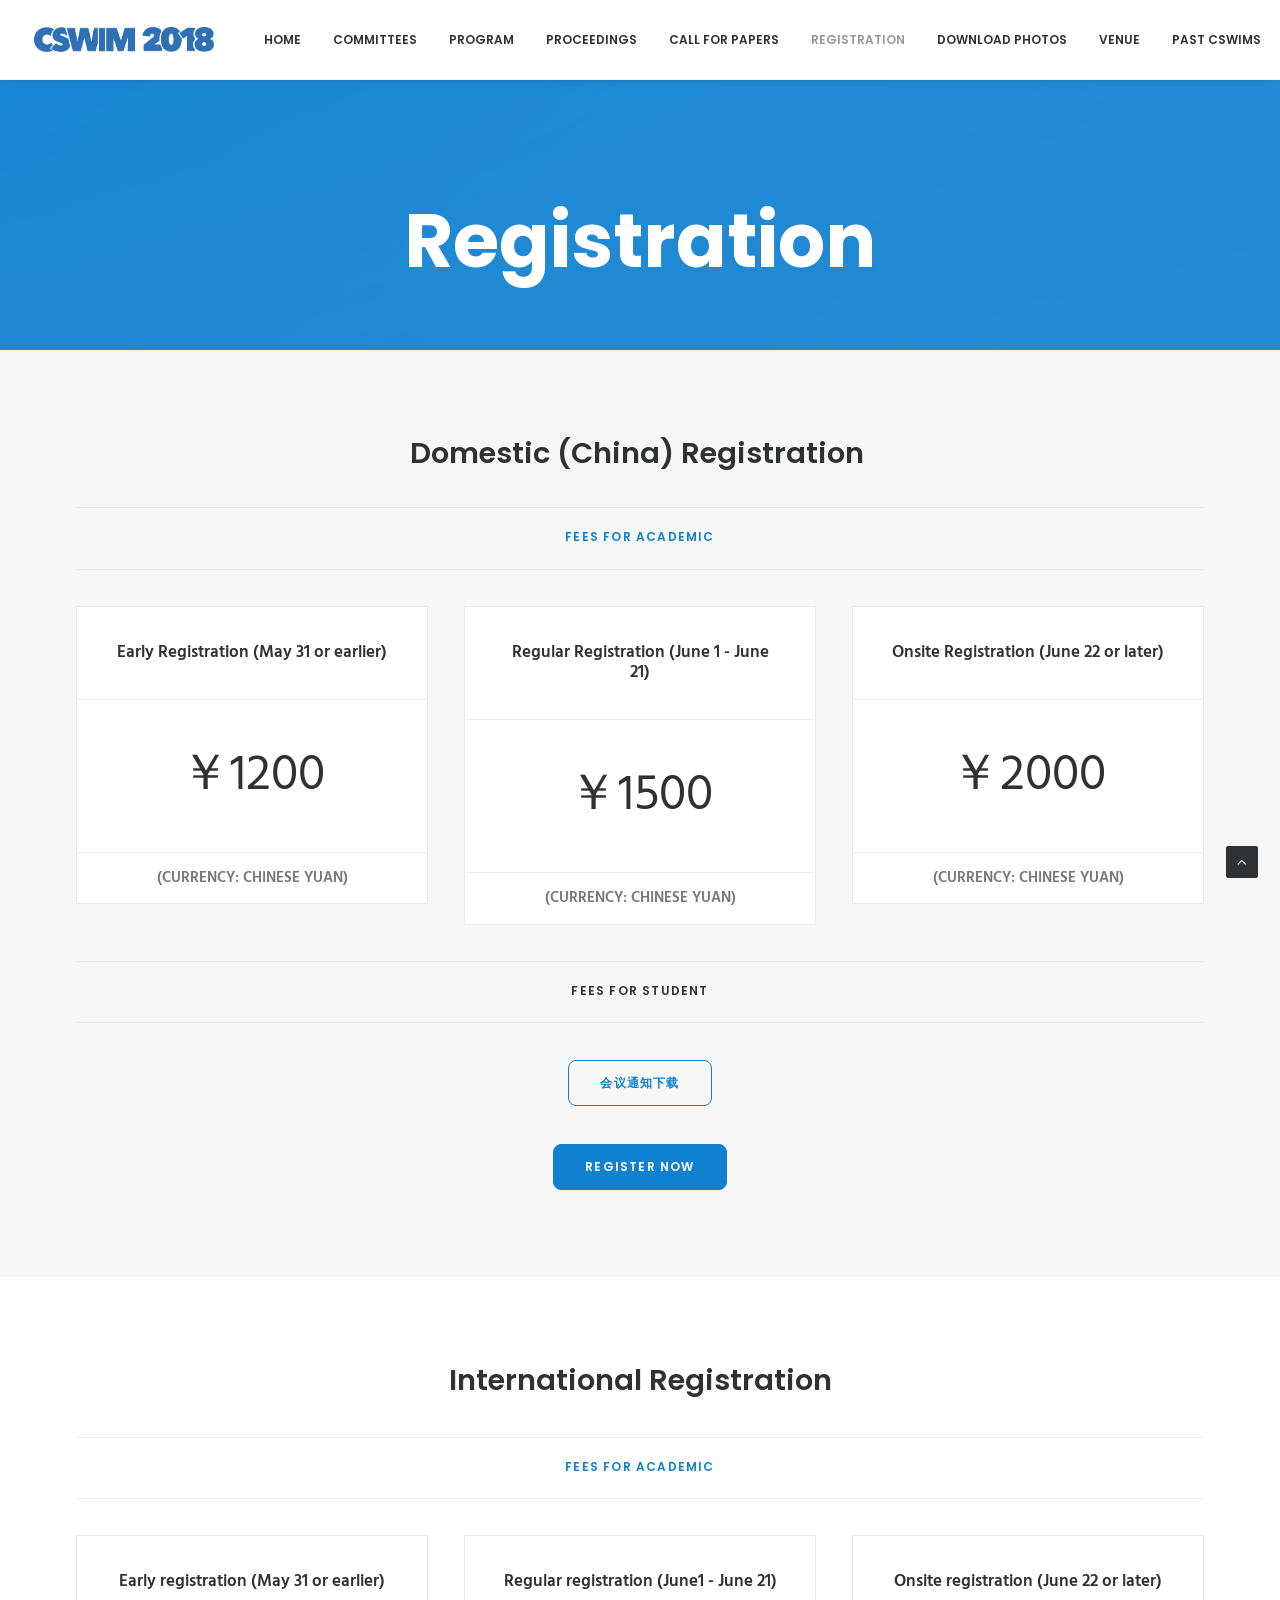
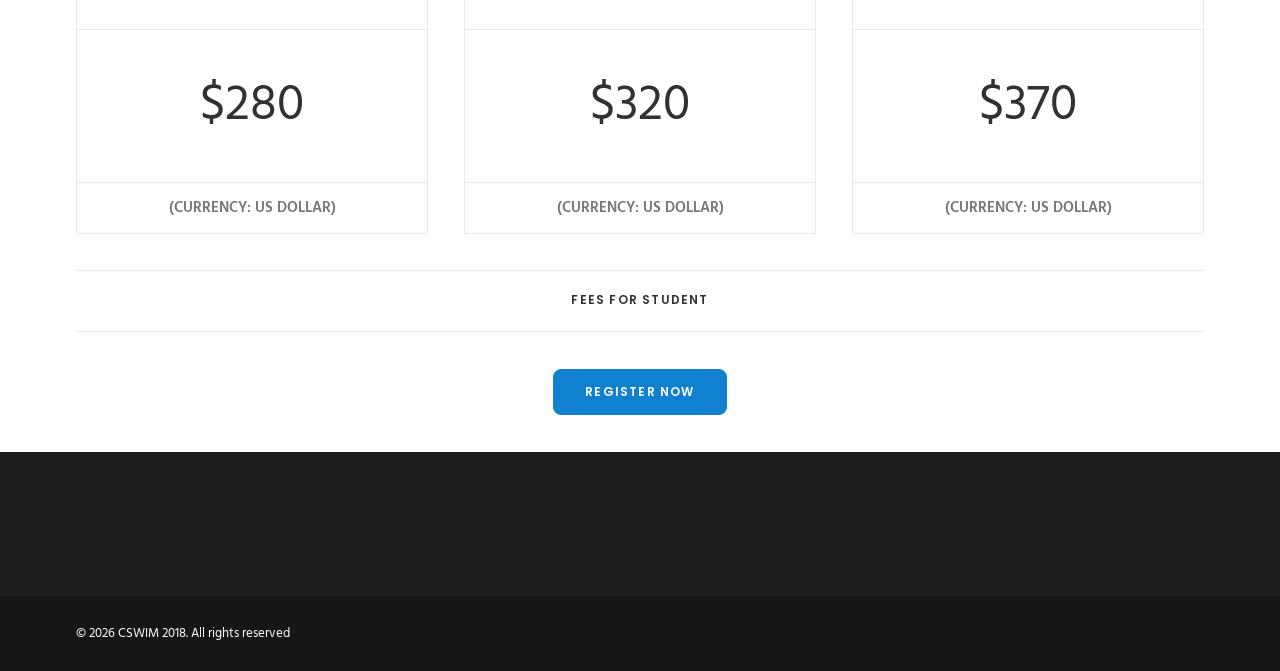
<file: registration/index.html>
<!DOCTYPE html><html class="no-touch" lang="en-US" xmlns="http://www.w3.org/1999/xhtml"><head>
<meta http-equiv="Content-Type" content="text/html; charset=UTF-8">
<meta name="viewport" content="width=device-width, initial-scale=1">
<link rel="profile" href="http://gmpg.org/xfn/11">
<link rel="pingback" href="https://2018.cswimworkshop.org/xmlrpc.php">
<title>Registration – CSWIM 2018</title>
<meta name="robots" content="max-image-preview:large">
<link rel="dns-prefetch" href="//fonts.googleapis.com">
<link rel="alternate" type="application/rss+xml" title="CSWIM 2018 » Feed" href="https://2018.cswimworkshop.org/feed/">
<link rel="alternate" type="application/rss+xml" title="CSWIM 2018 » Comments Feed" href="https://2018.cswimworkshop.org/comments/feed/">
<link rel="alternate" type="application/rss+xml" title="CSWIM 2018 » Registration Comments Feed" href="https://2018.cswimworkshop.org/registration/feed/">
<link rel="alternate" title="oEmbed (JSON)" type="application/json+oembed" href="https://2018.cswimworkshop.org/wp-json/oembed/1.0/embed?url=https%3A%2F%2F2018.cswimworkshop.org%2Fregistration%2F">
<link rel="alternate" title="oEmbed (XML)" type="text/xml+oembed" href="https://2018.cswimworkshop.org/wp-json/oembed/1.0/embed?url=https%3A%2F%2F2018.cswimworkshop.org%2Fregistration%2F&amp;format=xml">
<style id="wp-img-auto-sizes-contain-inline-css">
img:is([sizes=auto i],[sizes^="auto," i]){contain-intrinsic-size:3000px 1500px}
/*# sourceURL=wp-img-auto-sizes-contain-inline-css */
</style>
<style id="wp-emoji-styles-inline-css">

	img.wp-smiley, img.emoji {
		display: inline !important;
		border: none !important;
		box-shadow: none !important;
		height: 1em !important;
		width: 1em !important;
		margin: 0 0.07em !important;
		vertical-align: -0.1em !important;
		background: none !important;
		padding: 0 !important;
	}
/*# sourceURL=wp-emoji-styles-inline-css */
</style>
<style id="wp-block-library-inline-css">
:root{--wp-block-synced-color:#7a00df;--wp-block-synced-color--rgb:122,0,223;--wp-bound-block-color:var(--wp-block-synced-color);--wp-editor-canvas-background:#ddd;--wp-admin-theme-color:#007cba;--wp-admin-theme-color--rgb:0,124,186;--wp-admin-theme-color-darker-10:#006ba1;--wp-admin-theme-color-darker-10--rgb:0,107,160.5;--wp-admin-theme-color-darker-20:#005a87;--wp-admin-theme-color-darker-20--rgb:0,90,135;--wp-admin-border-width-focus:2px}@media (min-resolution:192dpi){:root{--wp-admin-border-width-focus:1.5px}}.wp-element-button{cursor:pointer}:root .has-very-light-gray-background-color{background-color:#eee}:root .has-very-dark-gray-background-color{background-color:#313131}:root .has-very-light-gray-color{color:#eee}:root .has-very-dark-gray-color{color:#313131}:root .has-vivid-green-cyan-to-vivid-cyan-blue-gradient-background{background:linear-gradient(135deg,#00d084,#0693e3)}:root .has-purple-crush-gradient-background{background:linear-gradient(135deg,#34e2e4,#4721fb 50%,#ab1dfe)}:root .has-hazy-dawn-gradient-background{background:linear-gradient(135deg,#faaca8,#dad0ec)}:root .has-subdued-olive-gradient-background{background:linear-gradient(135deg,#fafae1,#67a671)}:root .has-atomic-cream-gradient-background{background:linear-gradient(135deg,#fdd79a,#004a59)}:root .has-nightshade-gradient-background{background:linear-gradient(135deg,#330968,#31cdcf)}:root .has-midnight-gradient-background{background:linear-gradient(135deg,#020381,#2874fc)}:root{--wp--preset--font-size--normal:16px;--wp--preset--font-size--huge:42px}.has-regular-font-size{font-size:1em}.has-larger-font-size{font-size:2.625em}.has-normal-font-size{font-size:var(--wp--preset--font-size--normal)}.has-huge-font-size{font-size:var(--wp--preset--font-size--huge)}:root .has-text-align-center{text-align:center}:root .has-text-align-left{text-align:left}:root .has-text-align-right{text-align:right}.has-fit-text{white-space:nowrap!important}#end-resizable-editor-section{display:none}.aligncenter{clear:both}.items-justified-left{justify-content:flex-start}.items-justified-center{justify-content:center}.items-justified-right{justify-content:flex-end}.items-justified-space-between{justify-content:space-between}.screen-reader-text{word-wrap:normal!important;border:0;clip-path:inset(50%);height:1px;margin:-1px;overflow:hidden;padding:0;position:absolute;width:1px}.screen-reader-text:focus{background-color:#ddd;clip-path:none;color:#444;display:block;font-size:1em;height:auto;left:5px;line-height:normal;padding:15px 23px 14px;text-decoration:none;top:5px;width:auto;z-index:100000}html :where(.has-border-color){border-style:solid}html :where([style*=border-color]){border-style:solid}html :where([style*=border-top-color]){border-top-style:solid}html :where([style*=border-right-color]){border-right-style:solid}html :where([style*=border-bottom-color]){border-bottom-style:solid}html :where([style*=border-left-color]){border-left-style:solid}html :where([style*=border-width]){border-style:solid}html :where([style*=border-top-width]){border-top-style:solid}html :where([style*=border-right-width]){border-right-style:solid}html :where([style*=border-bottom-width]){border-bottom-style:solid}html :where([style*=border-left-width]){border-left-style:solid}html :where(img[class*=wp-image-]){height:auto;max-width:100%}:where(figure){margin:0 0 1em}html :where(.is-position-sticky){--wp-admin--admin-bar--position-offset:var(--wp-admin--admin-bar--height,0px)}@media screen and (max-width:600px){html :where(.is-position-sticky){--wp-admin--admin-bar--position-offset:0px}}

/*# sourceURL=/wp-includes/css/dist/block-library/common.min.css */
</style>
<style id="classic-theme-styles-inline-css">
/*! This file is auto-generated */
.wp-block-button__link{color:#fff;background-color:#32373c;border-radius:9999px;box-shadow:none;text-decoration:none;padding:calc(.667em + 2px) calc(1.333em + 2px);font-size:1.125em}.wp-block-file__button{background:#32373c;color:#fff;text-decoration:none}
/*# sourceURL=/wp-includes/css/classic-themes.min.css */
</style>

<style id="global-styles-inline-css">
:root{--wp--preset--aspect-ratio--square: 1;--wp--preset--aspect-ratio--4-3: 4/3;--wp--preset--aspect-ratio--3-4: 3/4;--wp--preset--aspect-ratio--3-2: 3/2;--wp--preset--aspect-ratio--2-3: 2/3;--wp--preset--aspect-ratio--16-9: 16/9;--wp--preset--aspect-ratio--9-16: 9/16;--wp--preset--color--black: #000000;--wp--preset--color--cyan-bluish-gray: #abb8c3;--wp--preset--color--white: #ffffff;--wp--preset--color--pale-pink: #f78da7;--wp--preset--color--vivid-red: #cf2e2e;--wp--preset--color--luminous-vivid-orange: #ff6900;--wp--preset--color--luminous-vivid-amber: #fcb900;--wp--preset--color--light-green-cyan: #7bdcb5;--wp--preset--color--vivid-green-cyan: #00d084;--wp--preset--color--pale-cyan-blue: #8ed1fc;--wp--preset--color--vivid-cyan-blue: #0693e3;--wp--preset--color--vivid-purple: #9b51e0;--wp--preset--gradient--vivid-cyan-blue-to-vivid-purple: linear-gradient(135deg,rgb(6,147,227) 0%,rgb(155,81,224) 100%);--wp--preset--gradient--light-green-cyan-to-vivid-green-cyan: linear-gradient(135deg,rgb(122,220,180) 0%,rgb(0,208,130) 100%);--wp--preset--gradient--luminous-vivid-amber-to-luminous-vivid-orange: linear-gradient(135deg,rgb(252,185,0) 0%,rgb(255,105,0) 100%);--wp--preset--gradient--luminous-vivid-orange-to-vivid-red: linear-gradient(135deg,rgb(255,105,0) 0%,rgb(207,46,46) 100%);--wp--preset--gradient--very-light-gray-to-cyan-bluish-gray: linear-gradient(135deg,rgb(238,238,238) 0%,rgb(169,184,195) 100%);--wp--preset--gradient--cool-to-warm-spectrum: linear-gradient(135deg,rgb(74,234,220) 0%,rgb(151,120,209) 20%,rgb(207,42,186) 40%,rgb(238,44,130) 60%,rgb(251,105,98) 80%,rgb(254,248,76) 100%);--wp--preset--gradient--blush-light-purple: linear-gradient(135deg,rgb(255,206,236) 0%,rgb(152,150,240) 100%);--wp--preset--gradient--blush-bordeaux: linear-gradient(135deg,rgb(254,205,165) 0%,rgb(254,45,45) 50%,rgb(107,0,62) 100%);--wp--preset--gradient--luminous-dusk: linear-gradient(135deg,rgb(255,203,112) 0%,rgb(199,81,192) 50%,rgb(65,88,208) 100%);--wp--preset--gradient--pale-ocean: linear-gradient(135deg,rgb(255,245,203) 0%,rgb(182,227,212) 50%,rgb(51,167,181) 100%);--wp--preset--gradient--electric-grass: linear-gradient(135deg,rgb(202,248,128) 0%,rgb(113,206,126) 100%);--wp--preset--gradient--midnight: linear-gradient(135deg,rgb(2,3,129) 0%,rgb(40,116,252) 100%);--wp--preset--font-size--small: 13px;--wp--preset--font-size--medium: 20px;--wp--preset--font-size--large: 36px;--wp--preset--font-size--x-large: 42px;--wp--preset--spacing--20: 0.44rem;--wp--preset--spacing--30: 0.67rem;--wp--preset--spacing--40: 1rem;--wp--preset--spacing--50: 1.5rem;--wp--preset--spacing--60: 2.25rem;--wp--preset--spacing--70: 3.38rem;--wp--preset--spacing--80: 5.06rem;--wp--preset--shadow--natural: 6px 6px 9px rgba(0, 0, 0, 0.2);--wp--preset--shadow--deep: 12px 12px 50px rgba(0, 0, 0, 0.4);--wp--preset--shadow--sharp: 6px 6px 0px rgba(0, 0, 0, 0.2);--wp--preset--shadow--outlined: 6px 6px 0px -3px rgb(255, 255, 255), 6px 6px rgb(0, 0, 0);--wp--preset--shadow--crisp: 6px 6px 0px rgb(0, 0, 0);}:where(body) { margin: 0; }:where(.is-layout-flex){gap: 0.5em;}:where(.is-layout-grid){gap: 0.5em;}body .is-layout-flex{display: flex;}.is-layout-flex{flex-wrap: wrap;align-items: center;}.is-layout-flex > :is(*, div){margin: 0;}body .is-layout-grid{display: grid;}.is-layout-grid > :is(*, div){margin: 0;}body{padding-top: 0px;padding-right: 0px;padding-bottom: 0px;padding-left: 0px;}:root :where(.wp-element-button, .wp-block-button__link){background-color: #32373c;border-width: 0;color: #fff;font-family: inherit;font-size: inherit;font-style: inherit;font-weight: inherit;letter-spacing: inherit;line-height: inherit;padding-top: calc(0.667em + 2px);padding-right: calc(1.333em + 2px);padding-bottom: calc(0.667em + 2px);padding-left: calc(1.333em + 2px);text-decoration: none;text-transform: inherit;}.has-black-color{color: var(--wp--preset--color--black) !important;}.has-cyan-bluish-gray-color{color: var(--wp--preset--color--cyan-bluish-gray) !important;}.has-white-color{color: var(--wp--preset--color--white) !important;}.has-pale-pink-color{color: var(--wp--preset--color--pale-pink) !important;}.has-vivid-red-color{color: var(--wp--preset--color--vivid-red) !important;}.has-luminous-vivid-orange-color{color: var(--wp--preset--color--luminous-vivid-orange) !important;}.has-luminous-vivid-amber-color{color: var(--wp--preset--color--luminous-vivid-amber) !important;}.has-light-green-cyan-color{color: var(--wp--preset--color--light-green-cyan) !important;}.has-vivid-green-cyan-color{color: var(--wp--preset--color--vivid-green-cyan) !important;}.has-pale-cyan-blue-color{color: var(--wp--preset--color--pale-cyan-blue) !important;}.has-vivid-cyan-blue-color{color: var(--wp--preset--color--vivid-cyan-blue) !important;}.has-vivid-purple-color{color: var(--wp--preset--color--vivid-purple) !important;}.has-black-background-color{background-color: var(--wp--preset--color--black) !important;}.has-cyan-bluish-gray-background-color{background-color: var(--wp--preset--color--cyan-bluish-gray) !important;}.has-white-background-color{background-color: var(--wp--preset--color--white) !important;}.has-pale-pink-background-color{background-color: var(--wp--preset--color--pale-pink) !important;}.has-vivid-red-background-color{background-color: var(--wp--preset--color--vivid-red) !important;}.has-luminous-vivid-orange-background-color{background-color: var(--wp--preset--color--luminous-vivid-orange) !important;}.has-luminous-vivid-amber-background-color{background-color: var(--wp--preset--color--luminous-vivid-amber) !important;}.has-light-green-cyan-background-color{background-color: var(--wp--preset--color--light-green-cyan) !important;}.has-vivid-green-cyan-background-color{background-color: var(--wp--preset--color--vivid-green-cyan) !important;}.has-pale-cyan-blue-background-color{background-color: var(--wp--preset--color--pale-cyan-blue) !important;}.has-vivid-cyan-blue-background-color{background-color: var(--wp--preset--color--vivid-cyan-blue) !important;}.has-vivid-purple-background-color{background-color: var(--wp--preset--color--vivid-purple) !important;}.has-black-border-color{border-color: var(--wp--preset--color--black) !important;}.has-cyan-bluish-gray-border-color{border-color: var(--wp--preset--color--cyan-bluish-gray) !important;}.has-white-border-color{border-color: var(--wp--preset--color--white) !important;}.has-pale-pink-border-color{border-color: var(--wp--preset--color--pale-pink) !important;}.has-vivid-red-border-color{border-color: var(--wp--preset--color--vivid-red) !important;}.has-luminous-vivid-orange-border-color{border-color: var(--wp--preset--color--luminous-vivid-orange) !important;}.has-luminous-vivid-amber-border-color{border-color: var(--wp--preset--color--luminous-vivid-amber) !important;}.has-light-green-cyan-border-color{border-color: var(--wp--preset--color--light-green-cyan) !important;}.has-vivid-green-cyan-border-color{border-color: var(--wp--preset--color--vivid-green-cyan) !important;}.has-pale-cyan-blue-border-color{border-color: var(--wp--preset--color--pale-cyan-blue) !important;}.has-vivid-cyan-blue-border-color{border-color: var(--wp--preset--color--vivid-cyan-blue) !important;}.has-vivid-purple-border-color{border-color: var(--wp--preset--color--vivid-purple) !important;}.has-vivid-cyan-blue-to-vivid-purple-gradient-background{background: var(--wp--preset--gradient--vivid-cyan-blue-to-vivid-purple) !important;}.has-light-green-cyan-to-vivid-green-cyan-gradient-background{background: var(--wp--preset--gradient--light-green-cyan-to-vivid-green-cyan) !important;}.has-luminous-vivid-amber-to-luminous-vivid-orange-gradient-background{background: var(--wp--preset--gradient--luminous-vivid-amber-to-luminous-vivid-orange) !important;}.has-luminous-vivid-orange-to-vivid-red-gradient-background{background: var(--wp--preset--gradient--luminous-vivid-orange-to-vivid-red) !important;}.has-very-light-gray-to-cyan-bluish-gray-gradient-background{background: var(--wp--preset--gradient--very-light-gray-to-cyan-bluish-gray) !important;}.has-cool-to-warm-spectrum-gradient-background{background: var(--wp--preset--gradient--cool-to-warm-spectrum) !important;}.has-blush-light-purple-gradient-background{background: var(--wp--preset--gradient--blush-light-purple) !important;}.has-blush-bordeaux-gradient-background{background: var(--wp--preset--gradient--blush-bordeaux) !important;}.has-luminous-dusk-gradient-background{background: var(--wp--preset--gradient--luminous-dusk) !important;}.has-pale-ocean-gradient-background{background: var(--wp--preset--gradient--pale-ocean) !important;}.has-electric-grass-gradient-background{background: var(--wp--preset--gradient--electric-grass) !important;}.has-midnight-gradient-background{background: var(--wp--preset--gradient--midnight) !important;}.has-small-font-size{font-size: var(--wp--preset--font-size--small) !important;}.has-medium-font-size{font-size: var(--wp--preset--font-size--medium) !important;}.has-large-font-size{font-size: var(--wp--preset--font-size--large) !important;}.has-x-large-font-size{font-size: var(--wp--preset--font-size--x-large) !important;}
/*# sourceURL=global-styles-inline-css */
</style>

<link rel="stylesheet" id="contact-form-7-css" href="../wp-content/plugins/contact-form-7/includes/css/styles__ver=6.1.6.css" media="all">
<link rel="stylesheet" id="uncodefont-google-css" href="//fonts.googleapis.com/css?family=Poppins:300,regular,500,600,700%7CHind:300,regular,500,600,700%7CDroid+Serif:regular,italic,700,700italic%7CDosis:200,300,regular,500,600,700,800%7CPlayfair+Display:regular,italic,700,700italic,900,900italic%7COswald:300,regular,700%7CRoboto:100,100italic,300,300italic,regular,italic,500,500italic,700,700italic,900,900italic%7CSource+Sans+Pro:200,200italic,300,300italic,regular,italic,600,600italic,700,700italic,900,900italic&amp;subset=devanagari,latin-ext,latin,cyrillic,vietnamese,greek,cyrillic-ext,greek-ext&amp;ver=2.5.0" media="all">
<link rel="stylesheet" id="uncode-style-css" href="../wp-content/themes/uncode/library/css/style.css" media="all">
<style id="uncode-style-inline-css">

@media (min-width: 960px) { .limit-width { max-width: 1200px; margin: auto;}}
.menu-primary ul.menu-smart > li > a, .menu-primary ul.menu-smart li.dropdown > a, .menu-primary ul.menu-smart li.mega-menu > a, .vmenu-container ul.menu-smart > li > a, .vmenu-container ul.menu-smart li.dropdown > a { text-transform: uppercase; }
#changer-back-color { transition: background-color 1000ms cubic-bezier(0.25, 1, 0.5, 1) !important; } #changer-back-color > div { transition: opacity 1000ms cubic-bezier(0.25, 1, 0.5, 1) !important; } body.bg-changer-init.disable-hover .main-wrapper .style-light,  body.bg-changer-init.disable-hover .main-wrapper .style-light h1,  body.bg-changer-init.disable-hover .main-wrapper .style-light h2, body.bg-changer-init.disable-hover .main-wrapper .style-light h3, body.bg-changer-init.disable-hover .main-wrapper .style-light h4, body.bg-changer-init.disable-hover .main-wrapper .style-light h5, body.bg-changer-init.disable-hover .main-wrapper .style-light h6, body.bg-changer-init.disable-hover .main-wrapper .style-light a, body.bg-changer-init.disable-hover .main-wrapper .style-dark, body.bg-changer-init.disable-hover .main-wrapper .style-dark h1, body.bg-changer-init.disable-hover .main-wrapper .style-dark h2, body.bg-changer-init.disable-hover .main-wrapper .style-dark h3, body.bg-changer-init.disable-hover .main-wrapper .style-dark h4, body.bg-changer-init.disable-hover .main-wrapper .style-dark h5, body.bg-changer-init.disable-hover .main-wrapper .style-dark h6, body.bg-changer-init.disable-hover .main-wrapper .style-dark a { transition: color 1000ms cubic-bezier(0.25, 1, 0.5, 1) !important; } body.bg-changer-init.disable-hover .main-wrapper .heading-text-highlight-inner { transition-property: right, background; transition-duration: 1000ms }
/*# sourceURL=uncode-style-inline-css */
</style>
<link rel="stylesheet" id="uncode-icons-css" href="../wp-content/themes/uncode/library/css/uncode-icons.css" media="all">
<link rel="stylesheet" id="uncode-custom-style-css" href="../wp-content/themes/uncode/library/css/style-custom.css" media="all">
<script id="uncode-init-js-extra">
var SiteParameters = {"days":"days","hours":"hours","minutes":"minutes","seconds":"seconds","constant_scroll":"on","scroll_speed":"2","parallax_factor":"0.25","loading":"Loading\u2026","slide_name":"slide","slide_footer":"footer","ajax_url":"https://2018.cswimworkshop.org/wp-admin/admin-ajax.php","nonce_adaptive_images":"f650e86973","nonce_srcset_async":"601acc0209","enable_debug":"","block_mobile_videos":"","is_frontend_editor":"","mobile_parallax_allowed":"","wireframes_plugin_active":"","sticky_elements":"","lazyload_type":"","resize_quality":"90","register_metadata":"","bg_changer_time":"1000","update_wc_fragments":"1","optimize_shortpixel_image":"","custom_cursor_selector":"[href], .trigger-overlay, .owl-next, .owl-prev, .owl-dot, input[type=\"submit\"], button[type=\"submit\"], a[class^=\"ilightbox\"], .ilightbox-thumbnail, .ilightbox-prev, .ilightbox-next, .overlay-close, .unmodal-close, .qty-inset \u003E span, .share-button li, .uncode-post-titles .tmb.tmb-click-area, .btn-link, .tmb-click-row .t-inside","mobile_parallax_animation":""};
//# sourceURL=uncode-init-js-extra
</script>
<script id="uncode-init-js" src="../wp-content/themes/uncode/library/js/init.min.js"></script>
<script id="jquery-core-js" src="../wp-includes/js/jquery/jquery.min__ver=3.7.1.js"></script>
<script id="jquery-migrate-js" src="../wp-includes/js/jquery/jquery-migrate.min__ver=3.4.1.js"></script>
<link rel="https://api.w.org/" href="https://2018.cswimworkshop.org/wp-json/"><link rel="alternate" title="JSON" type="application/json" href="https://2018.cswimworkshop.org/wp-json/wp/v2/pages/54706"><link rel="EditURI" type="application/rsd+xml" title="RSD" href="https://2018.cswimworkshop.org/xmlrpc.php?rsd">
<meta name="generator" content="WordPress 7.0.1">
<link rel="canonical" href="./registration">
<link rel="shortlink" href="https://2018.cswimworkshop.org/?p=54706">
<style>.recentcomments a{display:inline !important;padding:0 !important;margin:0 !important;}</style><!--[if lte IE 9]><link rel="stylesheet" type="text/css" href="../wp-content/plugins/uncode-js_composer/assets/css/vc_lte_ie9.min.css" media="screen"><![endif]--><!--[if IE  8]><link rel="stylesheet" type="text/css" href="../wp-content/plugins/uncode-js_composer/assets/css/vc-ie8.min.css" media="screen"><![endif]--><link rel="icon" href="../wp-content/uploads/2017/01/cropped-favicon-32x32.png" sizes="32x32">
<link rel="icon" href="../wp-content/uploads/2017/01/cropped-favicon-192x192.png" sizes="192x192">
<link rel="apple-touch-icon" href="../wp-content/uploads/2017/01/cropped-favicon-180x180.png">
<meta name="msapplication-TileImage" content="https://2018.cswimworkshop.org/wp-content/uploads/2017/01/cropped-favicon-270x270.png">
<style type="text/css" data-type="vc_shortcodes-custom-css">.vc_custom_1492837695054{padding-top: 50px !important;padding-bottom: 50px !important;}.vc_custom_1492783641350{padding-top: 50px !important;}</style><noscript><style type="text/css"> .wpb_animate_when_almost_visible { opacity: 1; }</style></noscript></head>
<body class="wp-singular page-template-default page page-id-54706 wp-theme-uncode  style-color-wayh-bg hormenu-position-left megamenu-full-submenu hmenu hmenu-position-right header-full-width main-center-align mobile-parallax-not-allowed ilb-no-bounce qw-body-scroll-disabled wpb-js-composer js-comp-ver-4.12.1 vc_responsive" data-border="0">
		<div class="body-borders" data-border="0"><div class="top-border body-border-shadow"></div><div class="right-border body-border-shadow"></div><div class="bottom-border body-border-shadow"></div><div class="left-border body-border-shadow"></div><div class="top-border style-light-bg"></div><div class="right-border style-light-bg"></div><div class="bottom-border style-light-bg"></div><div class="left-border style-light-bg"></div></div>	<div class="box-wrapper">
		<div class="box-container">
		<script type="text/javascript" id="initBox">UNCODE.initBox();</script>
		<div class="menu-wrapper menu-shrink menu-hide-only menu-no-arrows">
													
													<header id="masthead" class="navbar menu-primary menu-light submenu-dark menu-transparent menu-add-padding style-light-original menu-absolute menu-with-logo">
														<div class="menu-container menu-hide style-color-xsdn-bg menu-borders menu-shadows">
															<div class="row-menu">
																<div class="row-menu-inner">
																	<div id="logo-container-mobile" class="col-lg-0 logo-container middle">
																		<div id="main-logo" class="navbar-header style-light">
																			<a href="../index.html" class="navbar-brand" data-minheight="14"><div class="logo-image main-logo  logo-light" data-maxheight="25" style="height: 25px;"><img fetchpriority="high" decoding="async" src="../wp-content/uploads/2017/01/CSWIM2018-blue.png" alt="logo" width="1094" height="152" class="img-responsive"></div><div class="logo-image main-logo  logo-dark" data-maxheight="25" style="height: 25px;display:none;"><img decoding="async" src="../wp-content/uploads/2017/01/CSWIM2018-white.png" alt="logo" width="1094" height="152" class="img-responsive"></div></a>
																		</div>
																		<div class="mmb-container"><div class="mobile-additional-icons"></div><div class="mobile-menu-button mobile-menu-button-light lines-button"><span class="lines"><span></span></span></div></div>
																	</div>
																	<div class="col-lg-12 main-menu-container middle">
																		<div class="menu-horizontal">
																			<div class="menu-horizontal-inner">
																				<div class="nav navbar-nav navbar-main navbar-nav-first"><ul id="menu-main-menu" class="menu-primary-inner menu-smart sm"><li id="menu-item-54080" class="menu-item menu-item-type-post_type menu-item-object-page menu-item-home menu-item-54080 menu-item-link"><a title="Home" href="../index.html">Home<i class="fa fa-angle-right fa-dropdown"></i></a></li>
<li id="menu-item-55016" class="menu-item menu-item-type-custom menu-item-object-custom menu-item-has-children menu-item-55016 dropdown menu-item-link"><a title="Committees" href="./index.html" data-toggle="dropdown" class="dropdown-toggle" data-type="title">Committees<i class="fa fa-angle-down fa-dropdown"></i></a>
<ul role="menu" class="drop-menu">
	<li id="menu-item-55019" class="menu-item menu-item-type-post_type menu-item-object-page menu-item-55019"><a title="Organizing Committee" href="../organizing-committee/index.html">Organizing Committee<i class="fa fa-angle-right fa-dropdown"></i></a></li>
	<li id="menu-item-55017" class="menu-item menu-item-type-post_type menu-item-object-page menu-item-55017"><a title="Advisory Committee" href="../advisory-committee/index.html">Advisory Committee<i class="fa fa-angle-right fa-dropdown"></i></a></li>
	<li id="menu-item-55018" class="menu-item menu-item-type-post_type menu-item-object-page menu-item-55018"><a title="Program Committee" href="../program-committee/index.html">Program Committee<i class="fa fa-angle-right fa-dropdown"></i></a></li>
	<li id="menu-item-55070" class="menu-item menu-item-type-post_type menu-item-object-page menu-item-55070"><a title="Best Paper Committee" href="../best-paper-committee/index.html">Best Paper Committee<i class="fa fa-angle-right fa-dropdown"></i></a></li>
</ul>
</li>
<li id="menu-item-55129" class="menu-item menu-item-type-custom menu-item-object-custom menu-item-has-children menu-item-55129 dropdown menu-item-link"><a title="Program" href="./index.html" data-toggle="dropdown" class="dropdown-toggle" data-type="title">Program<i class="fa fa-angle-down fa-dropdown"></i></a>
<ul role="menu" class="drop-menu">
	<li id="menu-item-55115" class="menu-item menu-item-type-post_type menu-item-object-page menu-item-55115"><a title="Keynote Speakers" href="../keynote-speakers/index.html">Keynote Speakers<i class="fa fa-angle-right fa-dropdown"></i></a></li>
	<li id="menu-item-55171" class="menu-item menu-item-type-custom menu-item-object-custom menu-item-55171"><a title="Download Program (pdf)" href="http://2018.cswimworkshop.org/wp-content/uploads/2017/01/CSWIM2018-Program.pdf">Download Program (pdf)<i class="fa fa-angle-right fa-dropdown"></i></a></li>
	<li id="menu-item-55128" class="menu-item menu-item-type-post_type menu-item-object-page menu-item-55128"><a title="Schedule" href="../schedule/index.html">Schedule<i class="fa fa-angle-right fa-dropdown"></i></a></li>
</ul>
</li>
<li id="menu-item-55180" class="menu-item menu-item-type-post_type menu-item-object-page menu-item-55180 menu-item-link"><a title="Proceedings" href="../proceedings/index.html">Proceedings<i class="fa fa-angle-right fa-dropdown"></i></a></li>
<li id="menu-item-54188" class="menu-item menu-item-type-post_type menu-item-object-page menu-item-54188 menu-item-link"><a title="Call for Papers" href="../call-for-papers/index.html">Call for Papers<i class="fa fa-angle-right fa-dropdown"></i></a></li>
<li id="menu-item-55053" class="menu-item menu-item-type-post_type menu-item-object-page current-menu-item page_item page-item-54706 current_page_item menu-item-55053 active menu-item-link"><a title="Registration" href="./index.html">Registration<i class="fa fa-angle-right fa-dropdown"></i></a></li>
<li id="menu-item-55187" class="menu-item menu-item-type-custom menu-item-object-custom menu-item-55187 menu-item-link"><a title="Download Photos" href="https://pan.baidu.com/s/1Al6X3M-5N5d1iRhJA-kOzQ">Download Photos<i class="fa fa-angle-right fa-dropdown"></i></a></li>
<li id="menu-item-55006" class="menu-item menu-item-type-custom menu-item-object-custom menu-item-has-children menu-item-55006 dropdown menu-item-link"><a title="Venue" href="./index.html" data-toggle="dropdown" class="dropdown-toggle" data-type="title">Venue<i class="fa fa-angle-down fa-dropdown"></i></a>
<ul role="menu" class="drop-menu">
	<li id="menu-item-55008" class="menu-item menu-item-type-post_type menu-item-object-page menu-item-55008"><a title="Venue and Accommodation" href="../venue/index.html">Venue and Accommodation<i class="fa fa-angle-right fa-dropdown"></i></a></li>
	<li id="menu-item-55007" class="menu-item menu-item-type-post_type menu-item-object-page menu-item-55007"><a title="Tours in Qingdao" href="../tours/index.html">Tours in Qingdao<i class="fa fa-angle-right fa-dropdown"></i></a></li>
</ul>
</li>
<li id="menu-item-54414" class="menu-item menu-item-type-custom menu-item-object-custom menu-item-54414 menu-item-link"><a title="Past CSWIMs" href="http://cswimworkshop.org">Past CSWIMs<i class="fa fa-angle-right fa-dropdown"></i></a></li>
</ul></div><div class="nav navbar-nav navbar-nav-last"><ul class="menu-smart sm menu-icons"><li class="menu-item-link search-icon style-light dropdown "><a href="./index.html" class="trigger-overlay search-icon" data-area="search" data-container="box-container">
													<i class="fa fa-search3"></i><span class="desktop-hidden"><span>Search</span></span><i class="fa fa-angle-down fa-dropdown desktop-hidden"></i>
													</a><ul role="menu" class="drop-menu desktop-hidden">
														<li>
															<form class="search ccc" method="get" action="https://2018.cswimworkshop.org/">
																<input type="search" class="search-field no-livesearch" placeholder="Search…" value="" name="s" title="Search…"></form>
														</li>
													</ul></li></ul></div></div>
																		</div>
																	</div>
																</div>
															</div>
														</div>
													</header>
												</div>			<script type="text/javascript" id="fixMenuHeight">UNCODE.fixMenuHeight();</script>
			<div class="main-wrapper">
				<div class="main-container">
					<div class="page-wrapper">
						<div class="sections-container">
<script type="text/javascript">UNCODE.initHeader();</script><article id="post-54706" class="page-body style-color-xsdn-bg post-54706 page type-page status-publish hentry">
						<div class="post-wrapper">
							<div class="post-body"><div class="post-content un-no-sidebar-layout"><div data-parent="true" class="vc_row style-color-wayh-bg row-container" id="row-unique-0"><div class="row-background background-element">
											<div class="background-wrapper">
												<div class="background-inner" style="background-image: url(../wp-content/uploads/2016/09/photo-placeholder-20.jpg);background-repeat: no-repeat;background-position: center top;background-attachment: scroll;background-size: cover;" data-imgready="true"></div>
												<div class="block-bg-overlay style-accent-bg" style="opacity: 0.9;"></div>
											</div>
										</div><div class="row double-top-padding double-bottom-padding single-h-padding limit-width row-parent" data-height-ratio="30"><div class="wpb_row row-inner"><div class="wpb_column pos-bottom pos-center align_center column_parent col-lg-12 single-internal-gutter"><div class="uncol style-dark"><div class="uncoltable"><div class="uncell no-block-padding"><div class="uncont"><div class="vc_custom_heading_wrap "><div class="heading-text el-text"><h1 class="font-762333 fontsize-338686 fontheight-179065 font-weight-700"><span>Registration</span></h1></div><div class="clear"></div></div></div></div></div></div></div><script id="script-row-unique-0" data-row="script-row-unique-0" type="text/javascript" class="vc_controls">UNCODE.initRow(document.getElementById("row-unique-0"));</script></div></div></div><div data-parent="true" class="vc_row style-color-lxmt-bg row-container" id="row-unique-1"><div class="row limit-width row-parent"><div class="wpb_row row-inner"><div class="wpb_column pos-top pos-center align_center column_parent col-lg-12 single-internal-gutter"><div class="uncol style-light"><div class="uncoltable"><div class="uncell  vc_custom_1492837695054 no-block-padding" style="padding-top: 50px ;padding-bottom: 50px ;"><div class="uncont"><div class="vc_custom_heading_wrap "><div class="heading-text el-text"><h2 class="font-762333 h2"><span><b>Domestic (China) Registration&nbsp;</b></span></h2></div><div class="clear"></div></div><div class="uncode-accordion wpb_accordion wpb_content_element" data-collapsible="no" data-target="" data-active-tab="1">
		<div class="panel-group wpb_wrapper wpb_accordion_wrapper" id="accordion_1392688392" role="tablist" aria-multiselectable="true">

<div class="panel panel-default wpb_accordion_section group"><div class="panel-heading wpb_accordion_header ui-accordion-header" role="tab"><p class="panel-title active"><a data-toggle="collapse" data-parent="#accordion_1392688392" href="./index.html#fees-for-academic-207453"><span>Fees for Academic</span></a></p></div><div id="fees-for-academic-207453" class="panel-collapse collapse in" role="tabpanel"><div class="panel-body wpb_accordion_content ui-accordion-content half-internal-gutter single-block-padding">
						<div class="vc_row row-internal row-container"><div class="row row-child"><div class="wpb_row row-inner"><div class="wpb_column pos-top pos-center align_left column_child col-lg-4 single-internal-gutter"><div class="uncol style-light"><div class="uncoltable"><div class="uncell no-block-padding"><div class="uncont"><div class="uncode-wrapper uncode-pricing"><div class="plan plan-centered"><div class="plan-container"><div class="plan-title"><h3 class="">Early Registration (May 31 or earlier) </h3></div><div class="plan-price"><span class="price">￥1200</span></div><div class="plan-list"><ul class="item-list"><li><strong>(CURRENCY: CHINESE YUAN)</strong></li></ul></div></div></div></div></div></div></div></div></div><div class="wpb_column pos-top pos-center align_left column_child col-lg-4 single-internal-gutter"><div class="uncol style-light"><div class="uncoltable"><div class="uncell no-block-padding"><div class="uncont"><div class="uncode-wrapper uncode-pricing"><div class="plan plan-centered"><div class="plan-container"><div class="plan-title"><h3 class="">Regular Registration (June 1 - June 21)</h3></div><div class="plan-price"><span class="price">￥1500</span></div><div class="plan-list"><ul class="item-list"><li><strong>(CURRENCY: CHINESE YUAN)</strong></li></ul></div></div></div></div></div></div></div></div></div><div class="wpb_column pos-top pos-center align_left column_child col-lg-4 single-internal-gutter"><div class="uncol style-light"><div class="uncoltable"><div class="uncell no-block-padding"><div class="uncont"><div class="uncode-wrapper uncode-pricing"><div class="plan plan-centered"><div class="plan-container"><div class="plan-title"><h3 class="">Onsite Registration (June 22 or later)</h3></div><div class="plan-price"><span class="price">￥2000</span></div><div class="plan-list"><ul class="item-list"><li><strong>(CURRENCY: CHINESE YUAN)</strong></li></ul></div></div></div></div></div></div></div></div></div></div></div></div></div></div></div><div class="panel panel-default wpb_accordion_section group"><div class="panel-heading wpb_accordion_header ui-accordion-header" role="tab"><p class="panel-title"><a data-toggle="collapse" data-parent="#accordion_1392688392" href="./index.html#fees-for-student-518135"><span>Fees for Student</span></a></p></div><div id="fees-for-student-518135" class="panel-collapse collapse" role="tabpanel"><div class="panel-body wpb_accordion_content ui-accordion-content half-internal-gutter single-block-padding">
						<div class="vc_row row-internal row-container"><div class="row row-child"><div class="wpb_row row-inner"><div class="wpb_column pos-top pos-center align_left column_child col-lg-4 single-internal-gutter"><div class="uncol style-light"><div class="uncoltable"><div class="uncell no-block-padding"><div class="uncont"><div class="uncode-wrapper uncode-pricing"><div class="plan plan-centered"><div class="plan-container"><div class="plan-title"><h3 class="">Early Registration (May 31 or earlier) </h3></div><div class="plan-price"><span class="price">￥1000</span></div><div class="plan-list"><ul class="item-list"><li><strong>(CURRENCY: CHINESE YUAN)</strong></li></ul></div></div></div></div></div></div></div></div></div><div class="wpb_column pos-top pos-center align_left column_child col-lg-4 single-internal-gutter"><div class="uncol style-light"><div class="uncoltable"><div class="uncell no-block-padding"><div class="uncont"><div class="uncode-wrapper uncode-pricing"><div class="plan plan-centered"><div class="plan-container"><div class="plan-title"><h3 class="">Regular Registration (June 1 - June 21)</h3></div><div class="plan-price"><span class="price">￥1200</span></div><div class="plan-list"><ul class="item-list"><li><strong>(CURRENCY: CHINESE YUAN)</strong></li></ul></div></div></div></div></div></div></div></div></div><div class="wpb_column pos-top pos-center align_left column_child col-lg-4 single-internal-gutter"><div class="uncol style-light"><div class="uncoltable"><div class="uncell no-block-padding"><div class="uncont"><div class="uncode-wrapper uncode-pricing"><div class="plan plan-centered"><div class="plan-container"><div class="plan-title"><h3 class="">Onsite Registration (June 22 or later)</h3></div><div class="plan-price"><span class="price">￥1500</span></div><div class="plan-list"><ul class="item-list"><li><strong>(CURRENCY: CHINESE YUAN)</strong></li></ul></div></div></div></div></div></div></div></div></div></div></div></div></div></div></div>
		</div>
	</div><span class="btn-container"><a href="http://2018.cswimworkshop.org/wp-content/uploads/2018/06/会议通知.pdf" class="custom-link btn btn-accent btn-round btn-outline btn-icon-left">会议通知下载</a></span><span class="btn-container"><a href="https://www.wjx.cn/jq/22457132.aspx" class="custom-link btn btn-accent btn-round btn-icon-left" target="_blank">Register Now</a></span></div></div></div></div></div><script id="script-row-unique-1" data-row="script-row-unique-1" type="text/javascript" class="vc_controls">UNCODE.initRow(document.getElementById("row-unique-1"));</script></div></div></div><div data-parent="true" class="vc_row row-container" id="row-unique-2"><div class="row limit-width row-parent"><div class="wpb_row row-inner"><div class="wpb_column pos-top pos-center align_center column_parent col-lg-12 single-internal-gutter"><div class="uncol style-light"><div class="uncoltable"><div class="uncell  vc_custom_1492783641350 no-block-padding" style="padding-top: 50px ;"><div class="uncont"><div class="vc_custom_heading_wrap "><div class="heading-text el-text"><h2 class="h2"><span><span class="font-762333"><b>International Registration</b></span></span></h2></div><div class="clear"></div></div><div class="uncode-accordion wpb_accordion wpb_content_element" data-collapsible="no" data-target="" data-active-tab="1">
		<div class="panel-group wpb_wrapper wpb_accordion_wrapper" id="accordion_200125148" role="tablist" aria-multiselectable="true">

<div class="panel panel-default wpb_accordion_section group"><div class="panel-heading wpb_accordion_header ui-accordion-header" role="tab"><p class="panel-title active"><a data-toggle="collapse" data-parent="#accordion_200125148" href="./index.html#fees-for-academic-455608"><span>Fees for Academic</span></a></p></div><div id="fees-for-academic-455608" class="panel-collapse collapse in" role="tabpanel"><div class="panel-body wpb_accordion_content ui-accordion-content half-internal-gutter single-block-padding">
						<div class="vc_row row-internal row-container"><div class="row row-child"><div class="wpb_row row-inner"><div class="wpb_column pos-top pos-center align_left column_child col-lg-4 single-internal-gutter"><div class="uncol style-light"><div class="uncoltable"><div class="uncell no-block-padding"><div class="uncont"><div class="uncode-wrapper uncode-pricing"><div class="plan plan-centered"><div class="plan-container"><div class="plan-title"><h3 class="">Early registration (May 31 or earlier) </h3></div><div class="plan-price"><span class="price">$280</span></div><div class="plan-list"><ul class="item-list"><li><strong>(CURRENCY: US DOLLAR)</strong></li></ul></div></div></div></div></div></div></div></div></div><div class="wpb_column pos-top pos-center align_left column_child col-lg-4 single-internal-gutter"><div class="uncol style-light"><div class="uncoltable"><div class="uncell no-block-padding"><div class="uncont"><div class="uncode-wrapper uncode-pricing"><div class="plan plan-centered"><div class="plan-container"><div class="plan-title"><h3 class="">Regular registration (June1 - June 21)</h3></div><div class="plan-price"><span class="price">$320</span></div><div class="plan-list"><ul class="item-list"><li><strong>(CURRENCY: US DOLLAR)</strong></li></ul></div></div></div></div></div></div></div></div></div><div class="wpb_column pos-top pos-center align_left column_child col-lg-4 single-internal-gutter"><div class="uncol style-light"><div class="uncoltable"><div class="uncell no-block-padding"><div class="uncont"><div class="uncode-wrapper uncode-pricing"><div class="plan plan-centered"><div class="plan-container"><div class="plan-title"><h3 class="">Onsite registration (June 22 or later)</h3></div><div class="plan-price"><span class="price">$370</span></div><div class="plan-list"><ul class="item-list"><li><strong>(CURRENCY: US DOLLAR)</strong></li></ul></div></div></div></div></div></div></div></div></div></div></div></div></div></div></div><div class="panel panel-default wpb_accordion_section group"><div class="panel-heading wpb_accordion_header ui-accordion-header" role="tab"><p class="panel-title"><a data-toggle="collapse" data-parent="#accordion_200125148" href="./index.html#fees-for-student-127552"><span>Fees for Student</span></a></p></div><div id="fees-for-student-127552" class="panel-collapse collapse" role="tabpanel"><div class="panel-body wpb_accordion_content ui-accordion-content half-internal-gutter single-block-padding">
						<div class="vc_row row-internal row-container"><div class="row row-child"><div class="wpb_row row-inner"><div class="wpb_column pos-top pos-center align_left column_child col-lg-4 single-internal-gutter"><div class="uncol style-light"><div class="uncoltable"><div class="uncell no-block-padding"><div class="uncont"><div class="uncode-wrapper uncode-pricing"><div class="plan plan-centered"><div class="plan-container"><div class="plan-title"><h3 class="">Early Registration (May 31 or earlier) </h3></div><div class="plan-price"><span class="price">$160</span></div><div class="plan-list"><ul class="item-list"><li><strong>(CURRENCY: US DOLLAR)</strong></li></ul></div></div></div></div></div></div></div></div></div><div class="wpb_column pos-top pos-center align_left column_child col-lg-4 single-internal-gutter"><div class="uncol style-light"><div class="uncoltable"><div class="uncell no-block-padding"><div class="uncont"><div class="uncode-wrapper uncode-pricing"><div class="plan plan-centered"><div class="plan-container"><div class="plan-title"><h3 class="">Regular Registration (June 1 - June 21)</h3></div><div class="plan-price"><span class="price">$200</span></div><div class="plan-list"><ul class="item-list"><li><strong>(CURRENCY: US DOLLAR)</strong></li></ul></div></div></div></div></div></div></div></div></div><div class="wpb_column pos-top pos-center align_left column_child col-lg-4 single-internal-gutter"><div class="uncol style-light"><div class="uncoltable"><div class="uncell no-block-padding"><div class="uncont"><div class="uncode-wrapper uncode-pricing"><div class="plan plan-centered"><div class="plan-container"><div class="plan-title"><h3 class="">Onsite Registration (June 22 or later)</h3></div><div class="plan-price"><span class="price">$250</span></div><div class="plan-list"><ul class="item-list"><li><strong>(CURRENCY: US DOLLAR)</strong></li></ul></div></div></div></div></div></div></div></div></div></div></div></div></div></div></div>
		</div>
	</div><span class="btn-container"><a href="http://app.conferency.com/cswim2018/registration" class="custom-link btn btn-accent btn-round btn-icon-left" target="_blank">Register Now</a></span></div></div></div></div></div><script id="script-row-unique-2" data-row="script-row-unique-2" type="text/javascript" class="vc_controls">UNCODE.initRow(document.getElementById("row-unique-2"));</script></div></div></div></div></div>
						</div>
					</article>
								</div><!-- sections container -->
							</div><!-- page wrapper -->
												<footer id="colophon" class="site-footer">
							<div data-parent="true" class="vc_row style-color-rgdb-bg row-container mobile-hidden" id="row-unique-3"><div class="row double-top-padding double-bottom-padding single-h-padding limit-width row-parent"><div class="wpb_row row-inner"><div class="wpb_column pos-top pos-left align_left column_parent col-lg-4 col-md-33 half-internal-gutter"><div class="uncol style-dark"><div class="uncoltable"><div class="uncell no-block-padding"><div class="uncont"></div></div></div></div></div><div class="wpb_column pos-top pos-left align_left column_parent col-lg-4 col-md-33 single-internal-gutter"><div class="uncol style-dark"><div class="uncoltable"><div class="uncell no-block-padding"><div class="uncont"></div></div></div></div></div><div class="wpb_column pos-top pos-left align_left column_parent col-lg-4 col-md-33 single-internal-gutter"><div class="uncol style-dark"><div class="uncoltable"><div class="uncell no-block-padding"><div class="uncont"></div></div></div></div></div><script id="script-row-unique-3" data-row="script-row-unique-3" type="text/javascript" class="vc_controls">UNCODE.initRow(document.getElementById("row-unique-3"));</script></div></div></div><div class="row-container style-dark-bg footer-last">
		  					<div class="row row-parent style-dark limit-width no-top-padding no-h-padding no-bottom-padding">
									<div class="site-info uncell col-lg-6 pos-middle text-left">© 2026 CSWIM 2018. All rights reserved</div><!-- site info -->
								</div>
							</div>						</footer>
																	</div><!-- main container -->
				</div><!-- main wrapper -->
							</div><!-- box container -->
					</div><!-- box wrapper -->
		<div class="style-light footer-scroll-top"><a href="./index.html" class="scroll-top"><i class="fa fa-angle-up fa-stack btn-default btn-hover-nobg"></i></a></div>
					<div class="overlay overlay-sequential style-dark style-dark-bg overlay-search" data-area="search" data-container="box-container">
				<div class="mmb-container"><div class="menu-close-search mobile-menu-button menu-button-offcanvas mobile-menu-button-dark lines-button overlay-close close" data-area="search" data-container="box-container"><span class="lines"></span></div></div>
				<div class="search-container"><form action="https://2018.cswimworkshop.org/" method="get">
	<div class="search-container-inner">
		<input type="search" class="search-field form-fluid no-livesearch" placeholder="Search…" value="" name="s" title="Search for:">
		<i class="fa fa-search3"></i>

			</div>
</form>
</div>
			</div>
		
	<script type="speculationrules">
{"prefetch":[{"source":"document","where":{"and":[{"href_matches":"/*"},{"not":{"href_matches":["/wp-*.php","/wp-admin/*","/wp-content/uploads/*","/wp-content/*","/wp-content/plugins/*","/wp-content/themes/uncode/*","/*\\?(.+)"]}},{"not":{"selector_matches":"a[rel~=\"nofollow\"]"}},{"not":{"selector_matches":".no-prefetch, .no-prefetch a"}}]},"eagerness":"conservative"}]}
</script>
<script id="wp-hooks-js" src="../wp-includes/js/dist/hooks.min__ver=7496969728ca0f95732d.js"></script>
<script id="wp-i18n-js" src="../wp-includes/js/dist/i18n.min__ver=781d11515ad3d91786ec.js"></script>
<script id="wp-i18n-js-after">
wp.i18n.setLocaleData( { 'text direction\u0004ltr': [ 'ltr' ] } );
//# sourceURL=wp-i18n-js-after
</script>
<script id="swv-js" src="../wp-content/plugins/contact-form-7/includes/swv/js/index__ver=6.1.6.js"></script>
<script id="contact-form-7-js-before">
var wpcf7 = {
    "api": {
        "root": "https:\/\/2018.cswimworkshop.org\/wp-json\/",
        "namespace": "contact-form-7\/v1"
    }
};
//# sourceURL=contact-form-7-js-before
</script>
<script id="contact-form-7-js" src="../wp-content/plugins/contact-form-7/includes/js/index__ver=6.1.6.js"></script>
<script id="mediaelement-core-js-before">
var mejsL10n = {"language":"en","strings":{"mejs.download-file":"Download File","mejs.install-flash":"You are using a browser that does not have Flash player enabled or installed. Please turn on your Flash player plugin or download the latest version from https://get.adobe.com/flashplayer/","mejs.fullscreen":"Fullscreen","mejs.play":"Play","mejs.pause":"Pause","mejs.time-slider":"Time Slider","mejs.time-help-text":"Use Left/Right Arrow keys to advance one second, Up/Down arrows to advance ten seconds.","mejs.live-broadcast":"Live Broadcast","mejs.volume-help-text":"Use Up/Down Arrow keys to increase or decrease volume.","mejs.unmute":"Unmute","mejs.mute":"Mute","mejs.volume-slider":"Volume Slider","mejs.video-player":"Video Player","mejs.audio-player":"Audio Player","mejs.captions-subtitles":"Captions/Subtitles","mejs.captions-chapters":"Chapters","mejs.none":"None","mejs.afrikaans":"Afrikaans","mejs.albanian":"Albanian","mejs.arabic":"Arabic","mejs.belarusian":"Belarusian","mejs.bulgarian":"Bulgarian","mejs.catalan":"Catalan","mejs.chinese":"Chinese","mejs.chinese-simplified":"Chinese (Simplified)","mejs.chinese-traditional":"Chinese (Traditional)","mejs.croatian":"Croatian","mejs.czech":"Czech","mejs.danish":"Danish","mejs.dutch":"Dutch","mejs.english":"English","mejs.estonian":"Estonian","mejs.filipino":"Filipino","mejs.finnish":"Finnish","mejs.french":"French","mejs.galician":"Galician","mejs.german":"German","mejs.greek":"Greek","mejs.haitian-creole":"Haitian Creole","mejs.hebrew":"Hebrew","mejs.hindi":"Hindi","mejs.hungarian":"Hungarian","mejs.icelandic":"Icelandic","mejs.indonesian":"Indonesian","mejs.irish":"Irish","mejs.italian":"Italian","mejs.japanese":"Japanese","mejs.korean":"Korean","mejs.latvian":"Latvian","mejs.lithuanian":"Lithuanian","mejs.macedonian":"Macedonian","mejs.malay":"Malay","mejs.maltese":"Maltese","mejs.norwegian":"Norwegian","mejs.persian":"Persian","mejs.polish":"Polish","mejs.portuguese":"Portuguese","mejs.romanian":"Romanian","mejs.russian":"Russian","mejs.serbian":"Serbian","mejs.slovak":"Slovak","mejs.slovenian":"Slovenian","mejs.spanish":"Spanish","mejs.swahili":"Swahili","mejs.swedish":"Swedish","mejs.tagalog":"Tagalog","mejs.thai":"Thai","mejs.turkish":"Turkish","mejs.ukrainian":"Ukrainian","mejs.vietnamese":"Vietnamese","mejs.welsh":"Welsh","mejs.yiddish":"Yiddish"}};
//# sourceURL=mediaelement-core-js-before
</script>
<script id="mediaelement-core-js" src="../wp-includes/js/mediaelement/mediaelement-and-player.min__ver=4.2.17.js"></script>
<script id="mediaelement-migrate-js" src="../wp-includes/js/mediaelement/mediaelement-migrate.min__ver=7.0.1.js"></script>
<script id="mediaelement-js-extra">
var _wpmejsSettings = {"pluginPath":"/wp-includes/js/mediaelement/","classPrefix":"mejs-","stretching":"responsive","audioShortcodeLibrary":"mediaelement","videoShortcodeLibrary":"mediaelement"};
//# sourceURL=mediaelement-js-extra
</script>
<script id="wp-mediaelement-js" src="../wp-includes/js/mediaelement/wp-mediaelement.min__ver=7.0.1.js"></script>
<script id="uncode-plugins-js" src="../wp-content/themes/uncode/library/js/plugins.min.js"></script>
<script id="uncode-app-js" src="../wp-content/themes/uncode/library/js/app.min.js"></script>
<script async="" data-wp-strategy="async" fetchpriority="low" id="comment-reply-js" src="../wp-includes/js/comment-reply.min__ver=7.0.1.js"></script>
<script id="wp-emoji-settings" type="application/json">
{"baseUrl":"https://s.w.org/images/core/emoji/17.0.2/72x72/","ext":".png","svgUrl":"https://s.w.org/images/core/emoji/17.0.2/svg/","svgExt":".svg","source":{"concatemoji":"https://2018.cswimworkshop.org/wp-includes/js/wp-emoji-release.min.js?ver=7.0.1"}}
</script>
<script type="module">
/*! This file is auto-generated */
const a=JSON.parse(document.getElementById("wp-emoji-settings").textContent),o=(window._wpemojiSettings=a,"wpEmojiSettingsSupports"),s=["flag","emoji"];function i(e){try{var t={supportTests:e,timestamp:(new Date).valueOf()};sessionStorage.setItem(o,JSON.stringify(t))}catch(e){}}function c(e,t,n){e.clearRect(0,0,e.canvas.width,e.canvas.height),e.fillText(t,0,0);t=new Uint32Array(e.getImageData(0,0,e.canvas.width,e.canvas.height).data);e.clearRect(0,0,e.canvas.width,e.canvas.height),e.fillText(n,0,0);const a=new Uint32Array(e.getImageData(0,0,e.canvas.width,e.canvas.height).data);return t.every((e,t)=>e===a[t])}function p(e,t){e.clearRect(0,0,e.canvas.width,e.canvas.height),e.fillText(t,0,0);var n=e.getImageData(16,16,1,1);for(let e=0;e<n.data.length;e++)if(0!==n.data[e])return!1;return!0}function u(e,t,n,a){switch(t){case"flag":return n(e,"\ud83c\udff3\ufe0f\u200d\u26a7\ufe0f","\ud83c\udff3\ufe0f\u200b\u26a7\ufe0f")?!1:!n(e,"\ud83c\udde8\ud83c\uddf6","\ud83c\udde8\u200b\ud83c\uddf6")&&!n(e,"\ud83c\udff4\udb40\udc67\udb40\udc62\udb40\udc65\udb40\udc6e\udb40\udc67\udb40\udc7f","\ud83c\udff4\u200b\udb40\udc67\u200b\udb40\udc62\u200b\udb40\udc65\u200b\udb40\udc6e\u200b\udb40\udc67\u200b\udb40\udc7f");case"emoji":return!a(e,"\ud83e\u1fac8")}return!1}function f(e,t,n,a){let r;const o=(r="undefined"!=typeof WorkerGlobalScope&&self instanceof WorkerGlobalScope?new OffscreenCanvas(300,150):document.createElement("canvas")).getContext("2d",{willReadFrequently:!0}),s=(o.textBaseline="top",o.font="600 32px Arial",{});return e.forEach(e=>{s[e]=t(o,e,n,a)}),s}function r(e){var t=document.createElement("script");t.src=e,t.defer=!0,document.head.appendChild(t)}a.supports={everything:!0,everythingExceptFlag:!0},new Promise(t=>{let n=function(){try{var e=JSON.parse(sessionStorage.getItem(o));if("object"==typeof e&&"number"==typeof e.timestamp&&(new Date).valueOf()<e.timestamp+604800&&"object"==typeof e.supportTests)return e.supportTests}catch(e){}return null}();if(!n){if("undefined"!=typeof Worker&&"undefined"!=typeof OffscreenCanvas&&"undefined"!=typeof URL&&URL.createObjectURL&&"undefined"!=typeof Blob)try{var e="postMessage("+f.toString()+"("+[JSON.stringify(s),u.toString(),c.toString(),p.toString()].join(",")+"));",a=new Blob([e],{type:"text/javascript"});const r=new Worker(URL.createObjectURL(a),{name:"wpTestEmojiSupports"});return void(r.onmessage=e=>{i(n=e.data),r.terminate(),t(n)})}catch(e){}i(n=f(s,u,c,p))}t(n)}).then(e=>{for(const n in e)a.supports[n]=e[n],a.supports.everything=a.supports.everything&&a.supports[n],"flag"!==n&&(a.supports.everythingExceptFlag=a.supports.everythingExceptFlag&&a.supports[n]);var t;a.supports.everythingExceptFlag=a.supports.everythingExceptFlag&&!a.supports.flag,a.supports.everything||((t=a.source||{}).concatemoji?r(t.concatemoji):t.wpemoji&&t.twemoji&&(r(t.twemoji),r(t.wpemoji)))});
//# sourceURL=https://2018.cswimworkshop.org/wp-includes/js/wp-emoji-loader.min.js
</script>


</body></html>
</file>
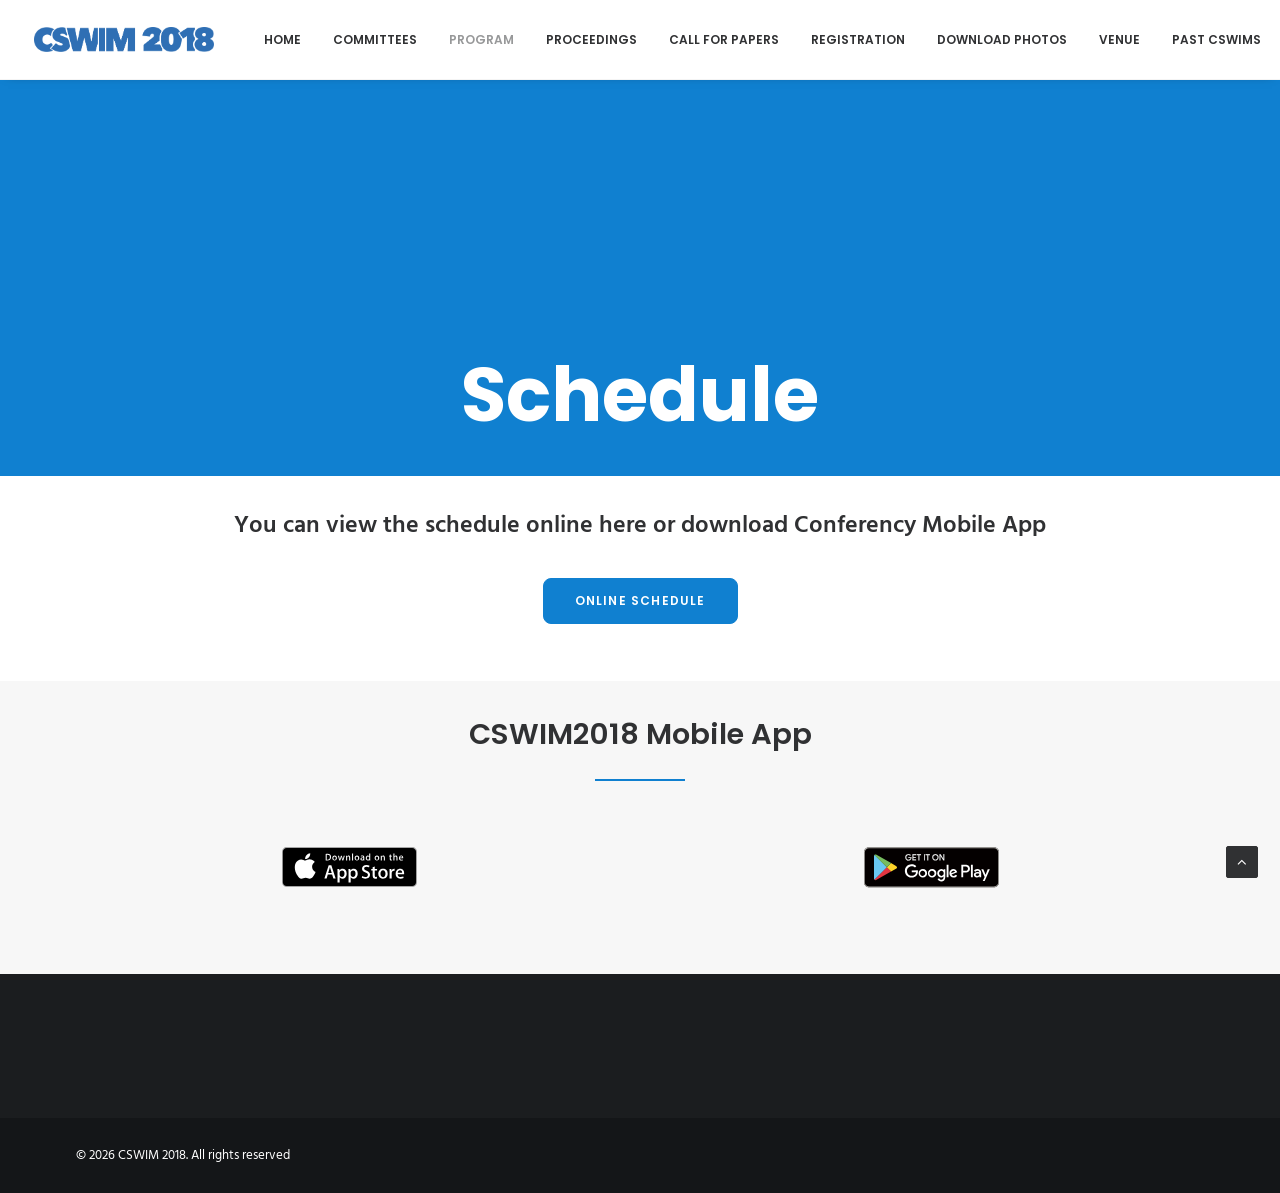
<file: schedule/index.html>
<!DOCTYPE html><html class="no-touch" lang="en-US" xmlns="http://www.w3.org/1999/xhtml"><head>
<meta http-equiv="Content-Type" content="text/html; charset=UTF-8">
<meta name="viewport" content="width=device-width, initial-scale=1">
<link rel="profile" href="http://gmpg.org/xfn/11">
<link rel="pingback" href="https://2018.cswimworkshop.org/xmlrpc.php">
<title>Schedule – CSWIM 2018</title>
<meta name="robots" content="max-image-preview:large">
<link rel="dns-prefetch" href="//fonts.googleapis.com">
<link rel="alternate" type="application/rss+xml" title="CSWIM 2018 » Feed" href="https://2018.cswimworkshop.org/feed/">
<link rel="alternate" type="application/rss+xml" title="CSWIM 2018 » Comments Feed" href="https://2018.cswimworkshop.org/comments/feed/">
<link rel="alternate" title="oEmbed (JSON)" type="application/json+oembed" href="https://2018.cswimworkshop.org/wp-json/oembed/1.0/embed?url=https%3A%2F%2F2018.cswimworkshop.org%2Fschedule%2F">
<link rel="alternate" title="oEmbed (XML)" type="text/xml+oembed" href="https://2018.cswimworkshop.org/wp-json/oembed/1.0/embed?url=https%3A%2F%2F2018.cswimworkshop.org%2Fschedule%2F&amp;format=xml">
<style id="wp-img-auto-sizes-contain-inline-css">
img:is([sizes=auto i],[sizes^="auto," i]){contain-intrinsic-size:3000px 1500px}
/*# sourceURL=wp-img-auto-sizes-contain-inline-css */
</style>
<style id="wp-emoji-styles-inline-css">

	img.wp-smiley, img.emoji {
		display: inline !important;
		border: none !important;
		box-shadow: none !important;
		height: 1em !important;
		width: 1em !important;
		margin: 0 0.07em !important;
		vertical-align: -0.1em !important;
		background: none !important;
		padding: 0 !important;
	}
/*# sourceURL=wp-emoji-styles-inline-css */
</style>
<style id="wp-block-library-inline-css">
:root{--wp-block-synced-color:#7a00df;--wp-block-synced-color--rgb:122,0,223;--wp-bound-block-color:var(--wp-block-synced-color);--wp-editor-canvas-background:#ddd;--wp-admin-theme-color:#007cba;--wp-admin-theme-color--rgb:0,124,186;--wp-admin-theme-color-darker-10:#006ba1;--wp-admin-theme-color-darker-10--rgb:0,107,160.5;--wp-admin-theme-color-darker-20:#005a87;--wp-admin-theme-color-darker-20--rgb:0,90,135;--wp-admin-border-width-focus:2px}@media (min-resolution:192dpi){:root{--wp-admin-border-width-focus:1.5px}}.wp-element-button{cursor:pointer}:root .has-very-light-gray-background-color{background-color:#eee}:root .has-very-dark-gray-background-color{background-color:#313131}:root .has-very-light-gray-color{color:#eee}:root .has-very-dark-gray-color{color:#313131}:root .has-vivid-green-cyan-to-vivid-cyan-blue-gradient-background{background:linear-gradient(135deg,#00d084,#0693e3)}:root .has-purple-crush-gradient-background{background:linear-gradient(135deg,#34e2e4,#4721fb 50%,#ab1dfe)}:root .has-hazy-dawn-gradient-background{background:linear-gradient(135deg,#faaca8,#dad0ec)}:root .has-subdued-olive-gradient-background{background:linear-gradient(135deg,#fafae1,#67a671)}:root .has-atomic-cream-gradient-background{background:linear-gradient(135deg,#fdd79a,#004a59)}:root .has-nightshade-gradient-background{background:linear-gradient(135deg,#330968,#31cdcf)}:root .has-midnight-gradient-background{background:linear-gradient(135deg,#020381,#2874fc)}:root{--wp--preset--font-size--normal:16px;--wp--preset--font-size--huge:42px}.has-regular-font-size{font-size:1em}.has-larger-font-size{font-size:2.625em}.has-normal-font-size{font-size:var(--wp--preset--font-size--normal)}.has-huge-font-size{font-size:var(--wp--preset--font-size--huge)}:root .has-text-align-center{text-align:center}:root .has-text-align-left{text-align:left}:root .has-text-align-right{text-align:right}.has-fit-text{white-space:nowrap!important}#end-resizable-editor-section{display:none}.aligncenter{clear:both}.items-justified-left{justify-content:flex-start}.items-justified-center{justify-content:center}.items-justified-right{justify-content:flex-end}.items-justified-space-between{justify-content:space-between}.screen-reader-text{word-wrap:normal!important;border:0;clip-path:inset(50%);height:1px;margin:-1px;overflow:hidden;padding:0;position:absolute;width:1px}.screen-reader-text:focus{background-color:#ddd;clip-path:none;color:#444;display:block;font-size:1em;height:auto;left:5px;line-height:normal;padding:15px 23px 14px;text-decoration:none;top:5px;width:auto;z-index:100000}html :where(.has-border-color){border-style:solid}html :where([style*=border-color]){border-style:solid}html :where([style*=border-top-color]){border-top-style:solid}html :where([style*=border-right-color]){border-right-style:solid}html :where([style*=border-bottom-color]){border-bottom-style:solid}html :where([style*=border-left-color]){border-left-style:solid}html :where([style*=border-width]){border-style:solid}html :where([style*=border-top-width]){border-top-style:solid}html :where([style*=border-right-width]){border-right-style:solid}html :where([style*=border-bottom-width]){border-bottom-style:solid}html :where([style*=border-left-width]){border-left-style:solid}html :where(img[class*=wp-image-]){height:auto;max-width:100%}:where(figure){margin:0 0 1em}html :where(.is-position-sticky){--wp-admin--admin-bar--position-offset:var(--wp-admin--admin-bar--height,0px)}@media screen and (max-width:600px){html :where(.is-position-sticky){--wp-admin--admin-bar--position-offset:0px}}

/*# sourceURL=/wp-includes/css/dist/block-library/common.min.css */
</style>
<style id="classic-theme-styles-inline-css">
/*! This file is auto-generated */
.wp-block-button__link{color:#fff;background-color:#32373c;border-radius:9999px;box-shadow:none;text-decoration:none;padding:calc(.667em + 2px) calc(1.333em + 2px);font-size:1.125em}.wp-block-file__button{background:#32373c;color:#fff;text-decoration:none}
/*# sourceURL=/wp-includes/css/classic-themes.min.css */
</style>

<style id="global-styles-inline-css">
:root{--wp--preset--aspect-ratio--square: 1;--wp--preset--aspect-ratio--4-3: 4/3;--wp--preset--aspect-ratio--3-4: 3/4;--wp--preset--aspect-ratio--3-2: 3/2;--wp--preset--aspect-ratio--2-3: 2/3;--wp--preset--aspect-ratio--16-9: 16/9;--wp--preset--aspect-ratio--9-16: 9/16;--wp--preset--color--black: #000000;--wp--preset--color--cyan-bluish-gray: #abb8c3;--wp--preset--color--white: #ffffff;--wp--preset--color--pale-pink: #f78da7;--wp--preset--color--vivid-red: #cf2e2e;--wp--preset--color--luminous-vivid-orange: #ff6900;--wp--preset--color--luminous-vivid-amber: #fcb900;--wp--preset--color--light-green-cyan: #7bdcb5;--wp--preset--color--vivid-green-cyan: #00d084;--wp--preset--color--pale-cyan-blue: #8ed1fc;--wp--preset--color--vivid-cyan-blue: #0693e3;--wp--preset--color--vivid-purple: #9b51e0;--wp--preset--gradient--vivid-cyan-blue-to-vivid-purple: linear-gradient(135deg,rgb(6,147,227) 0%,rgb(155,81,224) 100%);--wp--preset--gradient--light-green-cyan-to-vivid-green-cyan: linear-gradient(135deg,rgb(122,220,180) 0%,rgb(0,208,130) 100%);--wp--preset--gradient--luminous-vivid-amber-to-luminous-vivid-orange: linear-gradient(135deg,rgb(252,185,0) 0%,rgb(255,105,0) 100%);--wp--preset--gradient--luminous-vivid-orange-to-vivid-red: linear-gradient(135deg,rgb(255,105,0) 0%,rgb(207,46,46) 100%);--wp--preset--gradient--very-light-gray-to-cyan-bluish-gray: linear-gradient(135deg,rgb(238,238,238) 0%,rgb(169,184,195) 100%);--wp--preset--gradient--cool-to-warm-spectrum: linear-gradient(135deg,rgb(74,234,220) 0%,rgb(151,120,209) 20%,rgb(207,42,186) 40%,rgb(238,44,130) 60%,rgb(251,105,98) 80%,rgb(254,248,76) 100%);--wp--preset--gradient--blush-light-purple: linear-gradient(135deg,rgb(255,206,236) 0%,rgb(152,150,240) 100%);--wp--preset--gradient--blush-bordeaux: linear-gradient(135deg,rgb(254,205,165) 0%,rgb(254,45,45) 50%,rgb(107,0,62) 100%);--wp--preset--gradient--luminous-dusk: linear-gradient(135deg,rgb(255,203,112) 0%,rgb(199,81,192) 50%,rgb(65,88,208) 100%);--wp--preset--gradient--pale-ocean: linear-gradient(135deg,rgb(255,245,203) 0%,rgb(182,227,212) 50%,rgb(51,167,181) 100%);--wp--preset--gradient--electric-grass: linear-gradient(135deg,rgb(202,248,128) 0%,rgb(113,206,126) 100%);--wp--preset--gradient--midnight: linear-gradient(135deg,rgb(2,3,129) 0%,rgb(40,116,252) 100%);--wp--preset--font-size--small: 13px;--wp--preset--font-size--medium: 20px;--wp--preset--font-size--large: 36px;--wp--preset--font-size--x-large: 42px;--wp--preset--spacing--20: 0.44rem;--wp--preset--spacing--30: 0.67rem;--wp--preset--spacing--40: 1rem;--wp--preset--spacing--50: 1.5rem;--wp--preset--spacing--60: 2.25rem;--wp--preset--spacing--70: 3.38rem;--wp--preset--spacing--80: 5.06rem;--wp--preset--shadow--natural: 6px 6px 9px rgba(0, 0, 0, 0.2);--wp--preset--shadow--deep: 12px 12px 50px rgba(0, 0, 0, 0.4);--wp--preset--shadow--sharp: 6px 6px 0px rgba(0, 0, 0, 0.2);--wp--preset--shadow--outlined: 6px 6px 0px -3px rgb(255, 255, 255), 6px 6px rgb(0, 0, 0);--wp--preset--shadow--crisp: 6px 6px 0px rgb(0, 0, 0);}:where(body) { margin: 0; }:where(.is-layout-flex){gap: 0.5em;}:where(.is-layout-grid){gap: 0.5em;}body .is-layout-flex{display: flex;}.is-layout-flex{flex-wrap: wrap;align-items: center;}.is-layout-flex > :is(*, div){margin: 0;}body .is-layout-grid{display: grid;}.is-layout-grid > :is(*, div){margin: 0;}body{padding-top: 0px;padding-right: 0px;padding-bottom: 0px;padding-left: 0px;}:root :where(.wp-element-button, .wp-block-button__link){background-color: #32373c;border-width: 0;color: #fff;font-family: inherit;font-size: inherit;font-style: inherit;font-weight: inherit;letter-spacing: inherit;line-height: inherit;padding-top: calc(0.667em + 2px);padding-right: calc(1.333em + 2px);padding-bottom: calc(0.667em + 2px);padding-left: calc(1.333em + 2px);text-decoration: none;text-transform: inherit;}.has-black-color{color: var(--wp--preset--color--black) !important;}.has-cyan-bluish-gray-color{color: var(--wp--preset--color--cyan-bluish-gray) !important;}.has-white-color{color: var(--wp--preset--color--white) !important;}.has-pale-pink-color{color: var(--wp--preset--color--pale-pink) !important;}.has-vivid-red-color{color: var(--wp--preset--color--vivid-red) !important;}.has-luminous-vivid-orange-color{color: var(--wp--preset--color--luminous-vivid-orange) !important;}.has-luminous-vivid-amber-color{color: var(--wp--preset--color--luminous-vivid-amber) !important;}.has-light-green-cyan-color{color: var(--wp--preset--color--light-green-cyan) !important;}.has-vivid-green-cyan-color{color: var(--wp--preset--color--vivid-green-cyan) !important;}.has-pale-cyan-blue-color{color: var(--wp--preset--color--pale-cyan-blue) !important;}.has-vivid-cyan-blue-color{color: var(--wp--preset--color--vivid-cyan-blue) !important;}.has-vivid-purple-color{color: var(--wp--preset--color--vivid-purple) !important;}.has-black-background-color{background-color: var(--wp--preset--color--black) !important;}.has-cyan-bluish-gray-background-color{background-color: var(--wp--preset--color--cyan-bluish-gray) !important;}.has-white-background-color{background-color: var(--wp--preset--color--white) !important;}.has-pale-pink-background-color{background-color: var(--wp--preset--color--pale-pink) !important;}.has-vivid-red-background-color{background-color: var(--wp--preset--color--vivid-red) !important;}.has-luminous-vivid-orange-background-color{background-color: var(--wp--preset--color--luminous-vivid-orange) !important;}.has-luminous-vivid-amber-background-color{background-color: var(--wp--preset--color--luminous-vivid-amber) !important;}.has-light-green-cyan-background-color{background-color: var(--wp--preset--color--light-green-cyan) !important;}.has-vivid-green-cyan-background-color{background-color: var(--wp--preset--color--vivid-green-cyan) !important;}.has-pale-cyan-blue-background-color{background-color: var(--wp--preset--color--pale-cyan-blue) !important;}.has-vivid-cyan-blue-background-color{background-color: var(--wp--preset--color--vivid-cyan-blue) !important;}.has-vivid-purple-background-color{background-color: var(--wp--preset--color--vivid-purple) !important;}.has-black-border-color{border-color: var(--wp--preset--color--black) !important;}.has-cyan-bluish-gray-border-color{border-color: var(--wp--preset--color--cyan-bluish-gray) !important;}.has-white-border-color{border-color: var(--wp--preset--color--white) !important;}.has-pale-pink-border-color{border-color: var(--wp--preset--color--pale-pink) !important;}.has-vivid-red-border-color{border-color: var(--wp--preset--color--vivid-red) !important;}.has-luminous-vivid-orange-border-color{border-color: var(--wp--preset--color--luminous-vivid-orange) !important;}.has-luminous-vivid-amber-border-color{border-color: var(--wp--preset--color--luminous-vivid-amber) !important;}.has-light-green-cyan-border-color{border-color: var(--wp--preset--color--light-green-cyan) !important;}.has-vivid-green-cyan-border-color{border-color: var(--wp--preset--color--vivid-green-cyan) !important;}.has-pale-cyan-blue-border-color{border-color: var(--wp--preset--color--pale-cyan-blue) !important;}.has-vivid-cyan-blue-border-color{border-color: var(--wp--preset--color--vivid-cyan-blue) !important;}.has-vivid-purple-border-color{border-color: var(--wp--preset--color--vivid-purple) !important;}.has-vivid-cyan-blue-to-vivid-purple-gradient-background{background: var(--wp--preset--gradient--vivid-cyan-blue-to-vivid-purple) !important;}.has-light-green-cyan-to-vivid-green-cyan-gradient-background{background: var(--wp--preset--gradient--light-green-cyan-to-vivid-green-cyan) !important;}.has-luminous-vivid-amber-to-luminous-vivid-orange-gradient-background{background: var(--wp--preset--gradient--luminous-vivid-amber-to-luminous-vivid-orange) !important;}.has-luminous-vivid-orange-to-vivid-red-gradient-background{background: var(--wp--preset--gradient--luminous-vivid-orange-to-vivid-red) !important;}.has-very-light-gray-to-cyan-bluish-gray-gradient-background{background: var(--wp--preset--gradient--very-light-gray-to-cyan-bluish-gray) !important;}.has-cool-to-warm-spectrum-gradient-background{background: var(--wp--preset--gradient--cool-to-warm-spectrum) !important;}.has-blush-light-purple-gradient-background{background: var(--wp--preset--gradient--blush-light-purple) !important;}.has-blush-bordeaux-gradient-background{background: var(--wp--preset--gradient--blush-bordeaux) !important;}.has-luminous-dusk-gradient-background{background: var(--wp--preset--gradient--luminous-dusk) !important;}.has-pale-ocean-gradient-background{background: var(--wp--preset--gradient--pale-ocean) !important;}.has-electric-grass-gradient-background{background: var(--wp--preset--gradient--electric-grass) !important;}.has-midnight-gradient-background{background: var(--wp--preset--gradient--midnight) !important;}.has-small-font-size{font-size: var(--wp--preset--font-size--small) !important;}.has-medium-font-size{font-size: var(--wp--preset--font-size--medium) !important;}.has-large-font-size{font-size: var(--wp--preset--font-size--large) !important;}.has-x-large-font-size{font-size: var(--wp--preset--font-size--x-large) !important;}
/*# sourceURL=global-styles-inline-css */
</style>

<link rel="stylesheet" id="contact-form-7-css" href="../wp-content/plugins/contact-form-7/includes/css/styles__ver=6.1.6.css" media="all">
<link rel="stylesheet" id="uncodefont-google-css" href="//fonts.googleapis.com/css?family=Poppins:300,regular,500,600,700%7CHind:300,regular,500,600,700%7CDroid+Serif:regular,italic,700,700italic%7CDosis:200,300,regular,500,600,700,800%7CPlayfair+Display:regular,italic,700,700italic,900,900italic%7COswald:300,regular,700%7CRoboto:100,100italic,300,300italic,regular,italic,500,500italic,700,700italic,900,900italic%7CSource+Sans+Pro:200,200italic,300,300italic,regular,italic,600,600italic,700,700italic,900,900italic&amp;subset=devanagari,latin-ext,latin,cyrillic,vietnamese,greek,cyrillic-ext,greek-ext&amp;ver=2.5.0" media="all">
<link rel="stylesheet" id="uncode-style-css" href="../wp-content/themes/uncode/library/css/style.css" media="all">
<style id="uncode-style-inline-css">

@media (min-width: 960px) { .limit-width { max-width: 1200px; margin: auto;}}
.menu-primary ul.menu-smart > li > a, .menu-primary ul.menu-smart li.dropdown > a, .menu-primary ul.menu-smart li.mega-menu > a, .vmenu-container ul.menu-smart > li > a, .vmenu-container ul.menu-smart li.dropdown > a { text-transform: uppercase; }
#changer-back-color { transition: background-color 1000ms cubic-bezier(0.25, 1, 0.5, 1) !important; } #changer-back-color > div { transition: opacity 1000ms cubic-bezier(0.25, 1, 0.5, 1) !important; } body.bg-changer-init.disable-hover .main-wrapper .style-light,  body.bg-changer-init.disable-hover .main-wrapper .style-light h1,  body.bg-changer-init.disable-hover .main-wrapper .style-light h2, body.bg-changer-init.disable-hover .main-wrapper .style-light h3, body.bg-changer-init.disable-hover .main-wrapper .style-light h4, body.bg-changer-init.disable-hover .main-wrapper .style-light h5, body.bg-changer-init.disable-hover .main-wrapper .style-light h6, body.bg-changer-init.disable-hover .main-wrapper .style-light a, body.bg-changer-init.disable-hover .main-wrapper .style-dark, body.bg-changer-init.disable-hover .main-wrapper .style-dark h1, body.bg-changer-init.disable-hover .main-wrapper .style-dark h2, body.bg-changer-init.disable-hover .main-wrapper .style-dark h3, body.bg-changer-init.disable-hover .main-wrapper .style-dark h4, body.bg-changer-init.disable-hover .main-wrapper .style-dark h5, body.bg-changer-init.disable-hover .main-wrapper .style-dark h6, body.bg-changer-init.disable-hover .main-wrapper .style-dark a { transition: color 1000ms cubic-bezier(0.25, 1, 0.5, 1) !important; } body.bg-changer-init.disable-hover .main-wrapper .heading-text-highlight-inner { transition-property: right, background; transition-duration: 1000ms }
/*# sourceURL=uncode-style-inline-css */
</style>
<link rel="stylesheet" id="uncode-icons-css" href="../wp-content/themes/uncode/library/css/uncode-icons.css" media="all">
<link rel="stylesheet" id="uncode-custom-style-css" href="../wp-content/themes/uncode/library/css/style-custom.css" media="all">
<script id="uncode-init-js-extra">
var SiteParameters = {"days":"days","hours":"hours","minutes":"minutes","seconds":"seconds","constant_scroll":"on","scroll_speed":"2","parallax_factor":"0.25","loading":"Loading\u2026","slide_name":"slide","slide_footer":"footer","ajax_url":"https://2018.cswimworkshop.org/wp-admin/admin-ajax.php","nonce_adaptive_images":"f650e86973","nonce_srcset_async":"601acc0209","enable_debug":"","block_mobile_videos":"","is_frontend_editor":"","mobile_parallax_allowed":"","wireframes_plugin_active":"","sticky_elements":"","lazyload_type":"","resize_quality":"90","register_metadata":"","bg_changer_time":"1000","update_wc_fragments":"1","optimize_shortpixel_image":"","custom_cursor_selector":"[href], .trigger-overlay, .owl-next, .owl-prev, .owl-dot, input[type=\"submit\"], button[type=\"submit\"], a[class^=\"ilightbox\"], .ilightbox-thumbnail, .ilightbox-prev, .ilightbox-next, .overlay-close, .unmodal-close, .qty-inset \u003E span, .share-button li, .uncode-post-titles .tmb.tmb-click-area, .btn-link, .tmb-click-row .t-inside","mobile_parallax_animation":""};
//# sourceURL=uncode-init-js-extra
</script>
<script id="uncode-init-js" src="../wp-content/themes/uncode/library/js/init.min.js"></script>
<script id="jquery-core-js" src="../wp-includes/js/jquery/jquery.min__ver=3.7.1.js"></script>
<script id="jquery-migrate-js" src="../wp-includes/js/jquery/jquery-migrate.min__ver=3.4.1.js"></script>
<link rel="https://api.w.org/" href="https://2018.cswimworkshop.org/wp-json/"><link rel="alternate" title="JSON" type="application/json" href="https://2018.cswimworkshop.org/wp-json/wp/v2/pages/55116"><link rel="EditURI" type="application/rsd+xml" title="RSD" href="https://2018.cswimworkshop.org/xmlrpc.php?rsd">
<meta name="generator" content="WordPress 7.0.1">
<link rel="canonical" href="./schedule">
<link rel="shortlink" href="https://2018.cswimworkshop.org/?p=55116">
<style>.recentcomments a{display:inline !important;padding:0 !important;margin:0 !important;}</style><!--[if lte IE 9]><link rel="stylesheet" type="text/css" href="../wp-content/plugins/uncode-js_composer/assets/css/vc_lte_ie9.min.css" media="screen"><![endif]--><!--[if IE  8]><link rel="stylesheet" type="text/css" href="../wp-content/plugins/uncode-js_composer/assets/css/vc-ie8.min.css" media="screen"><![endif]--><link rel="icon" href="../wp-content/uploads/2017/01/cropped-favicon-32x32.png" sizes="32x32">
<link rel="icon" href="../wp-content/uploads/2017/01/cropped-favicon-192x192.png" sizes="192x192">
<link rel="apple-touch-icon" href="../wp-content/uploads/2017/01/cropped-favicon-180x180.png">
<meta name="msapplication-TileImage" content="https://2018.cswimworkshop.org/wp-content/uploads/2017/01/cropped-favicon-270x270.png">
<style type="text/css" data-type="vc_shortcodes-custom-css">.vc_custom_1526776205625{margin-bottom: 20px !important;}.vc_custom_1526776010144{margin-bottom: 50px !important;padding-top: 30px !important;}</style><noscript><style type="text/css"> .wpb_animate_when_almost_visible { opacity: 1; }</style></noscript></head>
<body class="wp-singular page-template-default page page-id-55116 wp-theme-uncode  style-color-wayh-bg hormenu-position-left megamenu-full-submenu hmenu hmenu-position-right header-full-width main-center-align mobile-parallax-not-allowed ilb-no-bounce qw-body-scroll-disabled wpb-js-composer js-comp-ver-4.12.1 vc_responsive" data-border="0">
		<div class="body-borders" data-border="0"><div class="top-border body-border-shadow"></div><div class="right-border body-border-shadow"></div><div class="bottom-border body-border-shadow"></div><div class="left-border body-border-shadow"></div><div class="top-border style-light-bg"></div><div class="right-border style-light-bg"></div><div class="bottom-border style-light-bg"></div><div class="left-border style-light-bg"></div></div>	<div class="box-wrapper">
		<div class="box-container">
		<script type="text/javascript" id="initBox">UNCODE.initBox();</script>
		<div class="menu-wrapper menu-shrink menu-hide-only menu-no-arrows">
													
													<header id="masthead" class="navbar menu-primary menu-light submenu-dark menu-transparent menu-add-padding style-light-original menu-absolute menu-with-logo">
														<div class="menu-container menu-hide style-color-xsdn-bg menu-borders menu-shadows">
															<div class="row-menu">
																<div class="row-menu-inner">
																	<div id="logo-container-mobile" class="col-lg-0 logo-container middle">
																		<div id="main-logo" class="navbar-header style-light">
																			<a href="../index.html" class="navbar-brand" data-minheight="14"><div class="logo-image main-logo  logo-light" data-maxheight="25" style="height: 25px;"><img fetchpriority="high" decoding="async" src="../wp-content/uploads/2017/01/CSWIM2018-blue.png" alt="logo" width="1094" height="152" class="img-responsive"></div><div class="logo-image main-logo  logo-dark" data-maxheight="25" style="height: 25px;display:none;"><img decoding="async" src="../wp-content/uploads/2017/01/CSWIM2018-white.png" alt="logo" width="1094" height="152" class="img-responsive"></div></a>
																		</div>
																		<div class="mmb-container"><div class="mobile-additional-icons"></div><div class="mobile-menu-button mobile-menu-button-light lines-button"><span class="lines"><span></span></span></div></div>
																	</div>
																	<div class="col-lg-12 main-menu-container middle">
																		<div class="menu-horizontal">
																			<div class="menu-horizontal-inner">
																				<div class="nav navbar-nav navbar-main navbar-nav-first"><ul id="menu-main-menu" class="menu-primary-inner menu-smart sm"><li id="menu-item-54080" class="menu-item menu-item-type-post_type menu-item-object-page menu-item-home menu-item-54080 menu-item-link"><a title="Home" href="../index.html">Home<i class="fa fa-angle-right fa-dropdown"></i></a></li>
<li id="menu-item-55016" class="menu-item menu-item-type-custom menu-item-object-custom menu-item-has-children menu-item-55016 dropdown menu-item-link"><a title="Committees" href="./index.html" data-toggle="dropdown" class="dropdown-toggle" data-type="title">Committees<i class="fa fa-angle-down fa-dropdown"></i></a>
<ul role="menu" class="drop-menu">
	<li id="menu-item-55019" class="menu-item menu-item-type-post_type menu-item-object-page menu-item-55019"><a title="Organizing Committee" href="../organizing-committee/index.html">Organizing Committee<i class="fa fa-angle-right fa-dropdown"></i></a></li>
	<li id="menu-item-55017" class="menu-item menu-item-type-post_type menu-item-object-page menu-item-55017"><a title="Advisory Committee" href="../advisory-committee/index.html">Advisory Committee<i class="fa fa-angle-right fa-dropdown"></i></a></li>
	<li id="menu-item-55018" class="menu-item menu-item-type-post_type menu-item-object-page menu-item-55018"><a title="Program Committee" href="../program-committee/index.html">Program Committee<i class="fa fa-angle-right fa-dropdown"></i></a></li>
	<li id="menu-item-55070" class="menu-item menu-item-type-post_type menu-item-object-page menu-item-55070"><a title="Best Paper Committee" href="../best-paper-committee/index.html">Best Paper Committee<i class="fa fa-angle-right fa-dropdown"></i></a></li>
</ul>
</li>
<li id="menu-item-55129" class="menu-item menu-item-type-custom menu-item-object-custom current-menu-ancestor current-menu-parent menu-item-has-children menu-item-55129 dropdown menu-item-link"><a title="Program" href="./index.html" data-toggle="dropdown" class="dropdown-toggle" data-type="title">Program<i class="fa fa-angle-down fa-dropdown"></i></a>
<ul role="menu" class="drop-menu">
	<li id="menu-item-55115" class="menu-item menu-item-type-post_type menu-item-object-page menu-item-55115"><a title="Keynote Speakers" href="../keynote-speakers/index.html">Keynote Speakers<i class="fa fa-angle-right fa-dropdown"></i></a></li>
	<li id="menu-item-55171" class="menu-item menu-item-type-custom menu-item-object-custom menu-item-55171"><a title="Download Program (pdf)" href="http://2018.cswimworkshop.org/wp-content/uploads/2017/01/CSWIM2018-Program.pdf">Download Program (pdf)<i class="fa fa-angle-right fa-dropdown"></i></a></li>
	<li id="menu-item-55128" class="menu-item menu-item-type-post_type menu-item-object-page current-menu-item page_item page-item-55116 current_page_item menu-item-55128 active"><a title="Schedule" href="./index.html">Schedule<i class="fa fa-angle-right fa-dropdown"></i></a></li>
</ul>
</li>
<li id="menu-item-55180" class="menu-item menu-item-type-post_type menu-item-object-page menu-item-55180 menu-item-link"><a title="Proceedings" href="../proceedings/index.html">Proceedings<i class="fa fa-angle-right fa-dropdown"></i></a></li>
<li id="menu-item-54188" class="menu-item menu-item-type-post_type menu-item-object-page menu-item-54188 menu-item-link"><a title="Call for Papers" href="../call-for-papers/index.html">Call for Papers<i class="fa fa-angle-right fa-dropdown"></i></a></li>
<li id="menu-item-55053" class="menu-item menu-item-type-post_type menu-item-object-page menu-item-55053 menu-item-link"><a title="Registration" href="../registration/index.html">Registration<i class="fa fa-angle-right fa-dropdown"></i></a></li>
<li id="menu-item-55187" class="menu-item menu-item-type-custom menu-item-object-custom menu-item-55187 menu-item-link"><a title="Download Photos" href="https://pan.baidu.com/s/1Al6X3M-5N5d1iRhJA-kOzQ">Download Photos<i class="fa fa-angle-right fa-dropdown"></i></a></li>
<li id="menu-item-55006" class="menu-item menu-item-type-custom menu-item-object-custom menu-item-has-children menu-item-55006 dropdown menu-item-link"><a title="Venue" href="./index.html" data-toggle="dropdown" class="dropdown-toggle" data-type="title">Venue<i class="fa fa-angle-down fa-dropdown"></i></a>
<ul role="menu" class="drop-menu">
	<li id="menu-item-55008" class="menu-item menu-item-type-post_type menu-item-object-page menu-item-55008"><a title="Venue and Accommodation" href="../venue/index.html">Venue and Accommodation<i class="fa fa-angle-right fa-dropdown"></i></a></li>
	<li id="menu-item-55007" class="menu-item menu-item-type-post_type menu-item-object-page menu-item-55007"><a title="Tours in Qingdao" href="../tours/index.html">Tours in Qingdao<i class="fa fa-angle-right fa-dropdown"></i></a></li>
</ul>
</li>
<li id="menu-item-54414" class="menu-item menu-item-type-custom menu-item-object-custom menu-item-54414 menu-item-link"><a title="Past CSWIMs" href="http://cswimworkshop.org">Past CSWIMs<i class="fa fa-angle-right fa-dropdown"></i></a></li>
</ul></div><div class="nav navbar-nav navbar-nav-last"><ul class="menu-smart sm menu-icons"><li class="menu-item-link search-icon style-light dropdown "><a href="./index.html" class="trigger-overlay search-icon" data-area="search" data-container="box-container">
													<i class="fa fa-search3"></i><span class="desktop-hidden"><span>Search</span></span><i class="fa fa-angle-down fa-dropdown desktop-hidden"></i>
													</a><ul role="menu" class="drop-menu desktop-hidden">
														<li>
															<form class="search ccc" method="get" action="https://2018.cswimworkshop.org/">
																<input type="search" class="search-field no-livesearch" placeholder="Search…" value="" name="s" title="Search…"></form>
														</li>
													</ul></li></ul></div></div>
																		</div>
																	</div>
																</div>
															</div>
														</div>
													</header>
												</div>			<script type="text/javascript" id="fixMenuHeight">UNCODE.fixMenuHeight();</script>
			<div class="main-wrapper">
				<div class="main-container">
					<div class="page-wrapper">
						<div class="sections-container">
<script type="text/javascript">UNCODE.initHeader();</script><article id="post-55116" class="page-body style-color-xsdn-bg post-55116 page type-page status-publish hentry">
						<div class="post-wrapper">
							<div class="post-body"><div class="post-content un-no-sidebar-layout"><div data-parent="true" class="vc_row style-accent-bg row-container" id="row-unique-0"><div class="row limit-width row-parent" data-height-ratio="44"><div class="wpb_row row-inner"><div class="wpb_column pos-bottom pos-center align_center column_parent col-lg-12 single-internal-gutter"><div class="uncol style-light"><div class="uncoltable"><div class="uncell no-block-padding"><div class="uncont"><div class="vc_custom_heading_wrap "><div class="heading-text el-text"><h1 class="font-762333 fontsize-338686 font-weight-700 text-color-xsdn-color"><span><span style="color: #ffffff;">Schedule</span></span></h1></div><div class="clear"></div></div></div></div></div></div></div><script id="script-row-unique-0" data-row="script-row-unique-0" type="text/javascript" class="vc_controls">UNCODE.initRow(document.getElementById("row-unique-0"));</script></div></div></div><div data-parent="true" class="vc_row vc_custom_1526776205625 row-container" style="margin-bottom: 20px ;" id="row-unique-1"><div class="row limit-width row-parent"><div class="wpb_row row-inner"><div class="wpb_column pos-top pos-center align_center column_parent col-lg-12 single-internal-gutter"><div class="uncol style-light"><div class="uncoltable"><div class="uncell no-block-padding"><div class="uncont"><div class="uncode_text_column"><h3><strong>You can view the schedule online here or download Conferency Mobile App</strong></h3>
</div><span class="btn-container"><a href="https://app.conferency.com/cswim2018/schedule" class="custom-link btn btn-accent btn-round btn-icon-left" target="_blank">Online Schedule</a></span></div></div></div></div></div><script id="script-row-unique-1" data-row="script-row-unique-1" type="text/javascript" class="vc_controls">UNCODE.initRow(document.getElementById("row-unique-1"));</script></div></div></div><div data-parent="true" class="vc_row style-color-lxmt-bg row-container onepage-section" data-label="app" data-name="app" id="row-unique-2"><div class="row limit-width row-parent"><div class="wpb_row row-inner"><div class="wpb_column pos-top pos-center align_center column_parent col-lg-12 single-internal-gutter"><div class="uncol style-light"><div class="uncoltable"><div class="uncell no-block-padding"><div class="uncont"><div class="vc_custom_heading_wrap "><div class="heading-text el-text"><h2 class="font-762333 h2"><span>CSWIM2018 Mobile App</span></h2><hr class="separator-break separator-accent"></div><div class="clear"></div></div><div class="vc_row vc_custom_1526776010144 row-internal row-container" style="margin-bottom: 50px ;padding-top: 30px ;"><div class="row row-child"><div class="wpb_row row-inner"><div class="wpb_column pos-top pos-center align_center column_child col-lg-6 single-internal-gutter"><div class="uncol style-light"><div class="uncoltable"><div class="uncell no-block-padding"><div class="uncont"><div class="uncode-single-media  text-center"><div class="single-wrapper" style="max-width: 400px;"><a class="single-media-link" href="https://itunes.apple.com/us/app/conferency/id1246305811?mt=8"><div class="tmb tmb-light  tmb-media-first tmb-media-last tmb-content-overlay tmb-no-bg"><div class="t-inside"><div class="t-entry-visual"><div class="t-entry-visual-tc"><div class="uncode-single-media-wrapper"><div class="t-entry-visual-overlay"><div class="t-entry-visual-overlay-in style-dark-bg" style="opacity: 0.5;"></div></div><div class="fluid-svg"><div id="icon-125721" style="width:135px" class="icon-media"><img decoding="async" src="../wp-content/uploads/2017/01/Download_on_the_App_Store_Badge_US-UK_135x40.svg" alt=""></div></div></div>
					</div>
				</div></div></div></a></div></div></div></div></div></div></div><div class="wpb_column pos-top pos-center align_center column_child col-lg-6 single-internal-gutter"><div class="uncol style-light"><div class="uncoltable"><div class="uncell no-block-padding"><div class="uncont"><div class="uncode-single-media  text-center"><div class="single-wrapper" style="max-width: 400px;"><a class="single-media-link" href="https://play.google.com/store/apps/details?id=com.conferency.main"><div class="tmb tmb-light  tmb-media-first tmb-media-last tmb-content-overlay tmb-no-bg"><div class="t-inside"><div class="t-entry-visual"><div class="t-entry-visual-tc"><div class="uncode-single-media-wrapper"><div class="t-entry-visual-overlay"><div class="t-entry-visual-overlay-in style-dark-bg" style="opacity: 0.5;"></div></div><div class="fluid-svg"><div id="icon-405422" style="width:135px" class="icon-media"><img decoding="async" src="../wp-content/uploads/2017/01/Googleplay.svg" alt=""></div></div></div>
					</div>
				</div></div></div></a></div></div></div></div></div></div></div></div></div></div></div></div></div></div></div><script id="script-row-unique-2" data-row="script-row-unique-2" type="text/javascript" class="vc_controls">UNCODE.initRow(document.getElementById("row-unique-2"));</script></div></div></div></div></div>
						</div>
					</article>
								</div><!-- sections container -->
							</div><!-- page wrapper -->
												<footer id="colophon" class="site-footer">
							<div data-parent="true" class="vc_row style-color-rgdb-bg row-container mobile-hidden" id="row-unique-3"><div class="row double-top-padding double-bottom-padding single-h-padding limit-width row-parent"><div class="wpb_row row-inner"><div class="wpb_column pos-top pos-left align_left column_parent col-lg-4 col-md-33 half-internal-gutter"><div class="uncol style-dark"><div class="uncoltable"><div class="uncell no-block-padding"><div class="uncont"></div></div></div></div></div><div class="wpb_column pos-top pos-left align_left column_parent col-lg-4 col-md-33 single-internal-gutter"><div class="uncol style-dark"><div class="uncoltable"><div class="uncell no-block-padding"><div class="uncont"></div></div></div></div></div><div class="wpb_column pos-top pos-left align_left column_parent col-lg-4 col-md-33 single-internal-gutter"><div class="uncol style-dark"><div class="uncoltable"><div class="uncell no-block-padding"><div class="uncont"></div></div></div></div></div><script id="script-row-unique-3" data-row="script-row-unique-3" type="text/javascript" class="vc_controls">UNCODE.initRow(document.getElementById("row-unique-3"));</script></div></div></div><div class="row-container style-dark-bg footer-last">
		  					<div class="row row-parent style-dark limit-width no-top-padding no-h-padding no-bottom-padding">
									<div class="site-info uncell col-lg-6 pos-middle text-left">© 2026 CSWIM 2018. All rights reserved</div><!-- site info -->
								</div>
							</div>						</footer>
																	</div><!-- main container -->
				</div><!-- main wrapper -->
							</div><!-- box container -->
					</div><!-- box wrapper -->
		<div class="style-light footer-scroll-top"><a href="./index.html" class="scroll-top"><i class="fa fa-angle-up fa-stack btn-default btn-hover-nobg"></i></a></div>
					<div class="overlay overlay-sequential style-dark style-dark-bg overlay-search" data-area="search" data-container="box-container">
				<div class="mmb-container"><div class="menu-close-search mobile-menu-button menu-button-offcanvas mobile-menu-button-dark lines-button overlay-close close" data-area="search" data-container="box-container"><span class="lines"></span></div></div>
				<div class="search-container"><form action="https://2018.cswimworkshop.org/" method="get">
	<div class="search-container-inner">
		<input type="search" class="search-field form-fluid no-livesearch" placeholder="Search…" value="" name="s" title="Search for:">
		<i class="fa fa-search3"></i>

			</div>
</form>
</div>
			</div>
		
	<script type="speculationrules">
{"prefetch":[{"source":"document","where":{"and":[{"href_matches":"/*"},{"not":{"href_matches":["/wp-*.php","/wp-admin/*","/wp-content/uploads/*","/wp-content/*","/wp-content/plugins/*","/wp-content/themes/uncode/*","/*\\?(.+)"]}},{"not":{"selector_matches":"a[rel~=\"nofollow\"]"}},{"not":{"selector_matches":".no-prefetch, .no-prefetch a"}}]},"eagerness":"conservative"}]}
</script>
<script id="wp-hooks-js" src="../wp-includes/js/dist/hooks.min__ver=7496969728ca0f95732d.js"></script>
<script id="wp-i18n-js" src="../wp-includes/js/dist/i18n.min__ver=781d11515ad3d91786ec.js"></script>
<script id="wp-i18n-js-after">
wp.i18n.setLocaleData( { 'text direction\u0004ltr': [ 'ltr' ] } );
//# sourceURL=wp-i18n-js-after
</script>
<script id="swv-js" src="../wp-content/plugins/contact-form-7/includes/swv/js/index__ver=6.1.6.js"></script>
<script id="contact-form-7-js-before">
var wpcf7 = {
    "api": {
        "root": "https:\/\/2018.cswimworkshop.org\/wp-json\/",
        "namespace": "contact-form-7\/v1"
    }
};
//# sourceURL=contact-form-7-js-before
</script>
<script id="contact-form-7-js" src="../wp-content/plugins/contact-form-7/includes/js/index__ver=6.1.6.js"></script>
<script id="mediaelement-core-js-before">
var mejsL10n = {"language":"en","strings":{"mejs.download-file":"Download File","mejs.install-flash":"You are using a browser that does not have Flash player enabled or installed. Please turn on your Flash player plugin or download the latest version from https://get.adobe.com/flashplayer/","mejs.fullscreen":"Fullscreen","mejs.play":"Play","mejs.pause":"Pause","mejs.time-slider":"Time Slider","mejs.time-help-text":"Use Left/Right Arrow keys to advance one second, Up/Down arrows to advance ten seconds.","mejs.live-broadcast":"Live Broadcast","mejs.volume-help-text":"Use Up/Down Arrow keys to increase or decrease volume.","mejs.unmute":"Unmute","mejs.mute":"Mute","mejs.volume-slider":"Volume Slider","mejs.video-player":"Video Player","mejs.audio-player":"Audio Player","mejs.captions-subtitles":"Captions/Subtitles","mejs.captions-chapters":"Chapters","mejs.none":"None","mejs.afrikaans":"Afrikaans","mejs.albanian":"Albanian","mejs.arabic":"Arabic","mejs.belarusian":"Belarusian","mejs.bulgarian":"Bulgarian","mejs.catalan":"Catalan","mejs.chinese":"Chinese","mejs.chinese-simplified":"Chinese (Simplified)","mejs.chinese-traditional":"Chinese (Traditional)","mejs.croatian":"Croatian","mejs.czech":"Czech","mejs.danish":"Danish","mejs.dutch":"Dutch","mejs.english":"English","mejs.estonian":"Estonian","mejs.filipino":"Filipino","mejs.finnish":"Finnish","mejs.french":"French","mejs.galician":"Galician","mejs.german":"German","mejs.greek":"Greek","mejs.haitian-creole":"Haitian Creole","mejs.hebrew":"Hebrew","mejs.hindi":"Hindi","mejs.hungarian":"Hungarian","mejs.icelandic":"Icelandic","mejs.indonesian":"Indonesian","mejs.irish":"Irish","mejs.italian":"Italian","mejs.japanese":"Japanese","mejs.korean":"Korean","mejs.latvian":"Latvian","mejs.lithuanian":"Lithuanian","mejs.macedonian":"Macedonian","mejs.malay":"Malay","mejs.maltese":"Maltese","mejs.norwegian":"Norwegian","mejs.persian":"Persian","mejs.polish":"Polish","mejs.portuguese":"Portuguese","mejs.romanian":"Romanian","mejs.russian":"Russian","mejs.serbian":"Serbian","mejs.slovak":"Slovak","mejs.slovenian":"Slovenian","mejs.spanish":"Spanish","mejs.swahili":"Swahili","mejs.swedish":"Swedish","mejs.tagalog":"Tagalog","mejs.thai":"Thai","mejs.turkish":"Turkish","mejs.ukrainian":"Ukrainian","mejs.vietnamese":"Vietnamese","mejs.welsh":"Welsh","mejs.yiddish":"Yiddish"}};
//# sourceURL=mediaelement-core-js-before
</script>
<script id="mediaelement-core-js" src="../wp-includes/js/mediaelement/mediaelement-and-player.min__ver=4.2.17.js"></script>
<script id="mediaelement-migrate-js" src="../wp-includes/js/mediaelement/mediaelement-migrate.min__ver=7.0.1.js"></script>
<script id="mediaelement-js-extra">
var _wpmejsSettings = {"pluginPath":"/wp-includes/js/mediaelement/","classPrefix":"mejs-","stretching":"responsive","audioShortcodeLibrary":"mediaelement","videoShortcodeLibrary":"mediaelement"};
//# sourceURL=mediaelement-js-extra
</script>
<script id="wp-mediaelement-js" src="../wp-includes/js/mediaelement/wp-mediaelement.min__ver=7.0.1.js"></script>
<script id="uncode-plugins-js" src="../wp-content/themes/uncode/library/js/plugins.min.js"></script>
<script id="uncode-app-js" src="../wp-content/themes/uncode/library/js/app.min.js"></script>
<script id="wp-emoji-settings" type="application/json">
{"baseUrl":"https://s.w.org/images/core/emoji/17.0.2/72x72/","ext":".png","svgUrl":"https://s.w.org/images/core/emoji/17.0.2/svg/","svgExt":".svg","source":{"concatemoji":"https://2018.cswimworkshop.org/wp-includes/js/wp-emoji-release.min.js?ver=7.0.1"}}
</script>
<script type="module">
/*! This file is auto-generated */
const a=JSON.parse(document.getElementById("wp-emoji-settings").textContent),o=(window._wpemojiSettings=a,"wpEmojiSettingsSupports"),s=["flag","emoji"];function i(e){try{var t={supportTests:e,timestamp:(new Date).valueOf()};sessionStorage.setItem(o,JSON.stringify(t))}catch(e){}}function c(e,t,n){e.clearRect(0,0,e.canvas.width,e.canvas.height),e.fillText(t,0,0);t=new Uint32Array(e.getImageData(0,0,e.canvas.width,e.canvas.height).data);e.clearRect(0,0,e.canvas.width,e.canvas.height),e.fillText(n,0,0);const a=new Uint32Array(e.getImageData(0,0,e.canvas.width,e.canvas.height).data);return t.every((e,t)=>e===a[t])}function p(e,t){e.clearRect(0,0,e.canvas.width,e.canvas.height),e.fillText(t,0,0);var n=e.getImageData(16,16,1,1);for(let e=0;e<n.data.length;e++)if(0!==n.data[e])return!1;return!0}function u(e,t,n,a){switch(t){case"flag":return n(e,"\ud83c\udff3\ufe0f\u200d\u26a7\ufe0f","\ud83c\udff3\ufe0f\u200b\u26a7\ufe0f")?!1:!n(e,"\ud83c\udde8\ud83c\uddf6","\ud83c\udde8\u200b\ud83c\uddf6")&&!n(e,"\ud83c\udff4\udb40\udc67\udb40\udc62\udb40\udc65\udb40\udc6e\udb40\udc67\udb40\udc7f","\ud83c\udff4\u200b\udb40\udc67\u200b\udb40\udc62\u200b\udb40\udc65\u200b\udb40\udc6e\u200b\udb40\udc67\u200b\udb40\udc7f");case"emoji":return!a(e,"\ud83e\u1fac8")}return!1}function f(e,t,n,a){let r;const o=(r="undefined"!=typeof WorkerGlobalScope&&self instanceof WorkerGlobalScope?new OffscreenCanvas(300,150):document.createElement("canvas")).getContext("2d",{willReadFrequently:!0}),s=(o.textBaseline="top",o.font="600 32px Arial",{});return e.forEach(e=>{s[e]=t(o,e,n,a)}),s}function r(e){var t=document.createElement("script");t.src=e,t.defer=!0,document.head.appendChild(t)}a.supports={everything:!0,everythingExceptFlag:!0},new Promise(t=>{let n=function(){try{var e=JSON.parse(sessionStorage.getItem(o));if("object"==typeof e&&"number"==typeof e.timestamp&&(new Date).valueOf()<e.timestamp+604800&&"object"==typeof e.supportTests)return e.supportTests}catch(e){}return null}();if(!n){if("undefined"!=typeof Worker&&"undefined"!=typeof OffscreenCanvas&&"undefined"!=typeof URL&&URL.createObjectURL&&"undefined"!=typeof Blob)try{var e="postMessage("+f.toString()+"("+[JSON.stringify(s),u.toString(),c.toString(),p.toString()].join(",")+"));",a=new Blob([e],{type:"text/javascript"});const r=new Worker(URL.createObjectURL(a),{name:"wpTestEmojiSupports"});return void(r.onmessage=e=>{i(n=e.data),r.terminate(),t(n)})}catch(e){}i(n=f(s,u,c,p))}t(n)}).then(e=>{for(const n in e)a.supports[n]=e[n],a.supports.everything=a.supports.everything&&a.supports[n],"flag"!==n&&(a.supports.everythingExceptFlag=a.supports.everythingExceptFlag&&a.supports[n]);var t;a.supports.everythingExceptFlag=a.supports.everythingExceptFlag&&!a.supports.flag,a.supports.everything||((t=a.source||{}).concatemoji?r(t.concatemoji):t.wpemoji&&t.twemoji&&(r(t.twemoji),r(t.wpemoji)))});
//# sourceURL=https://2018.cswimworkshop.org/wp-includes/js/wp-emoji-loader.min.js
</script>


</body></html>
</file>
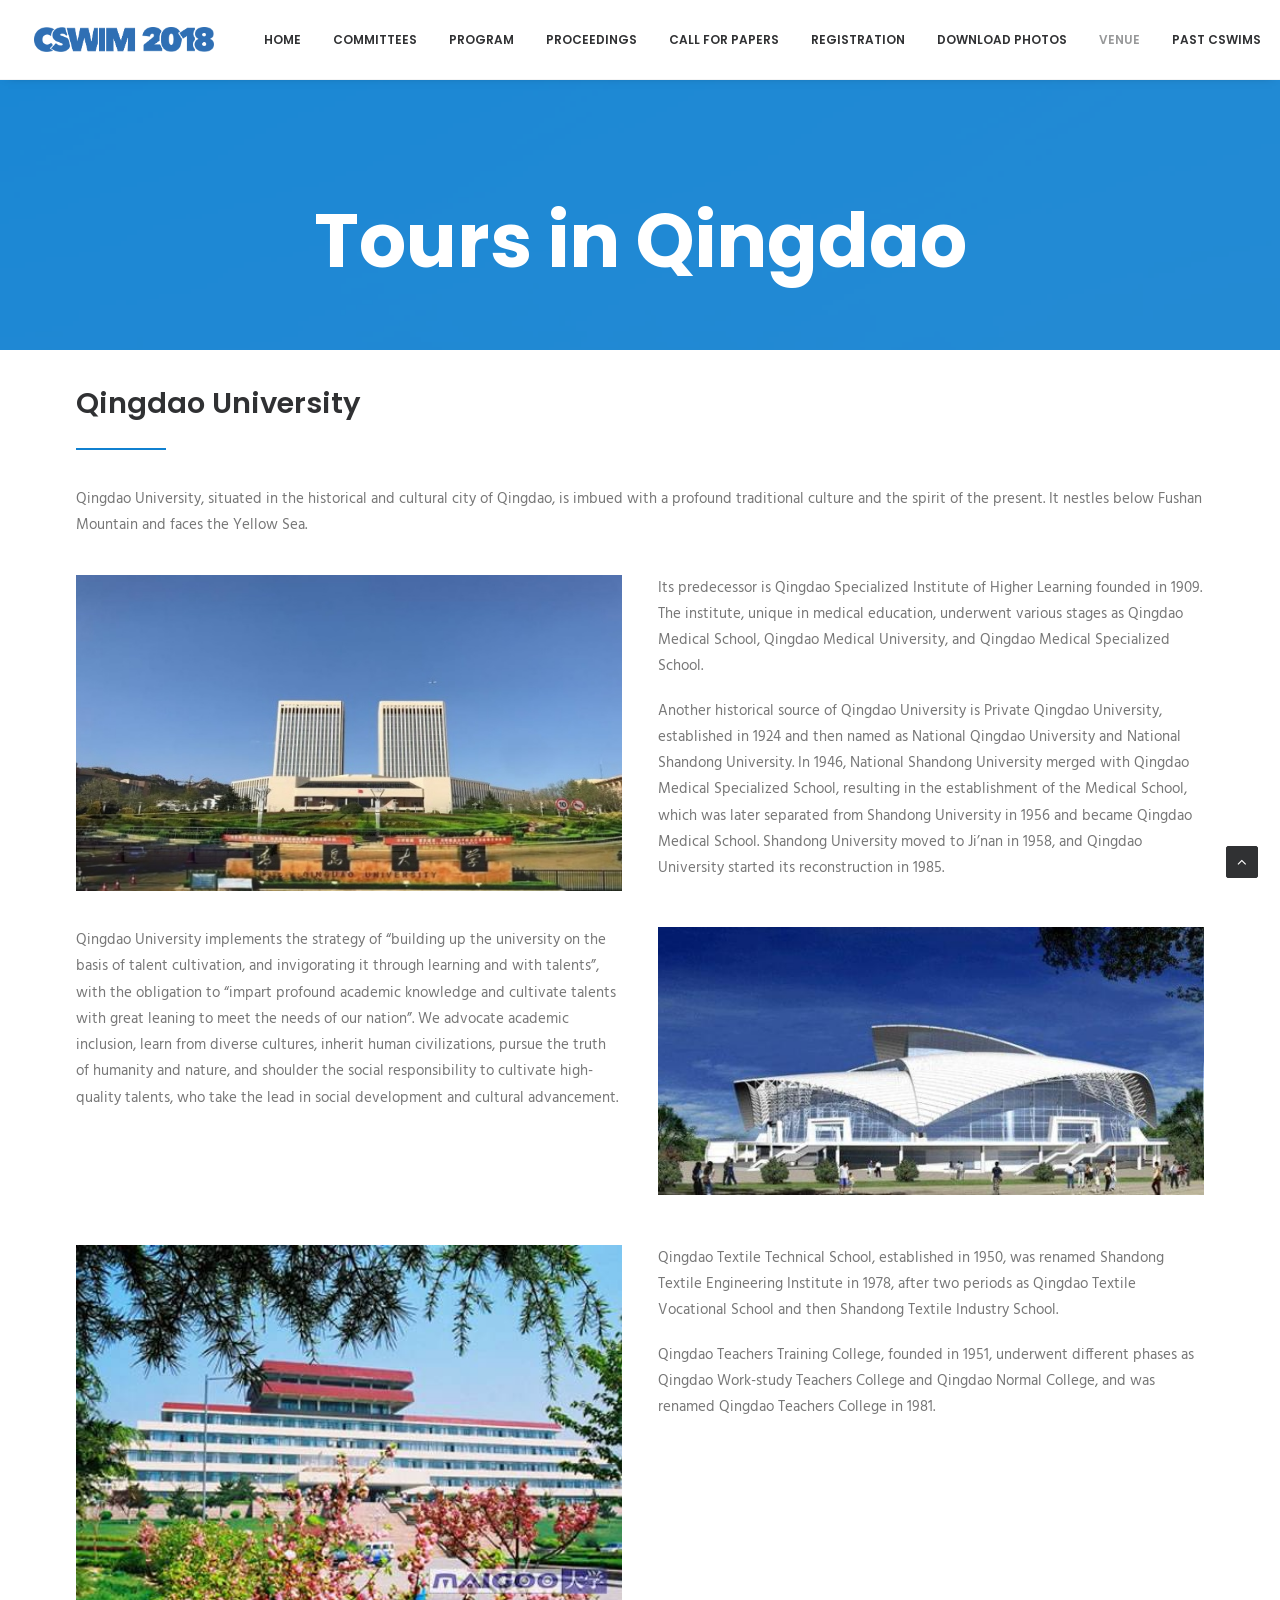
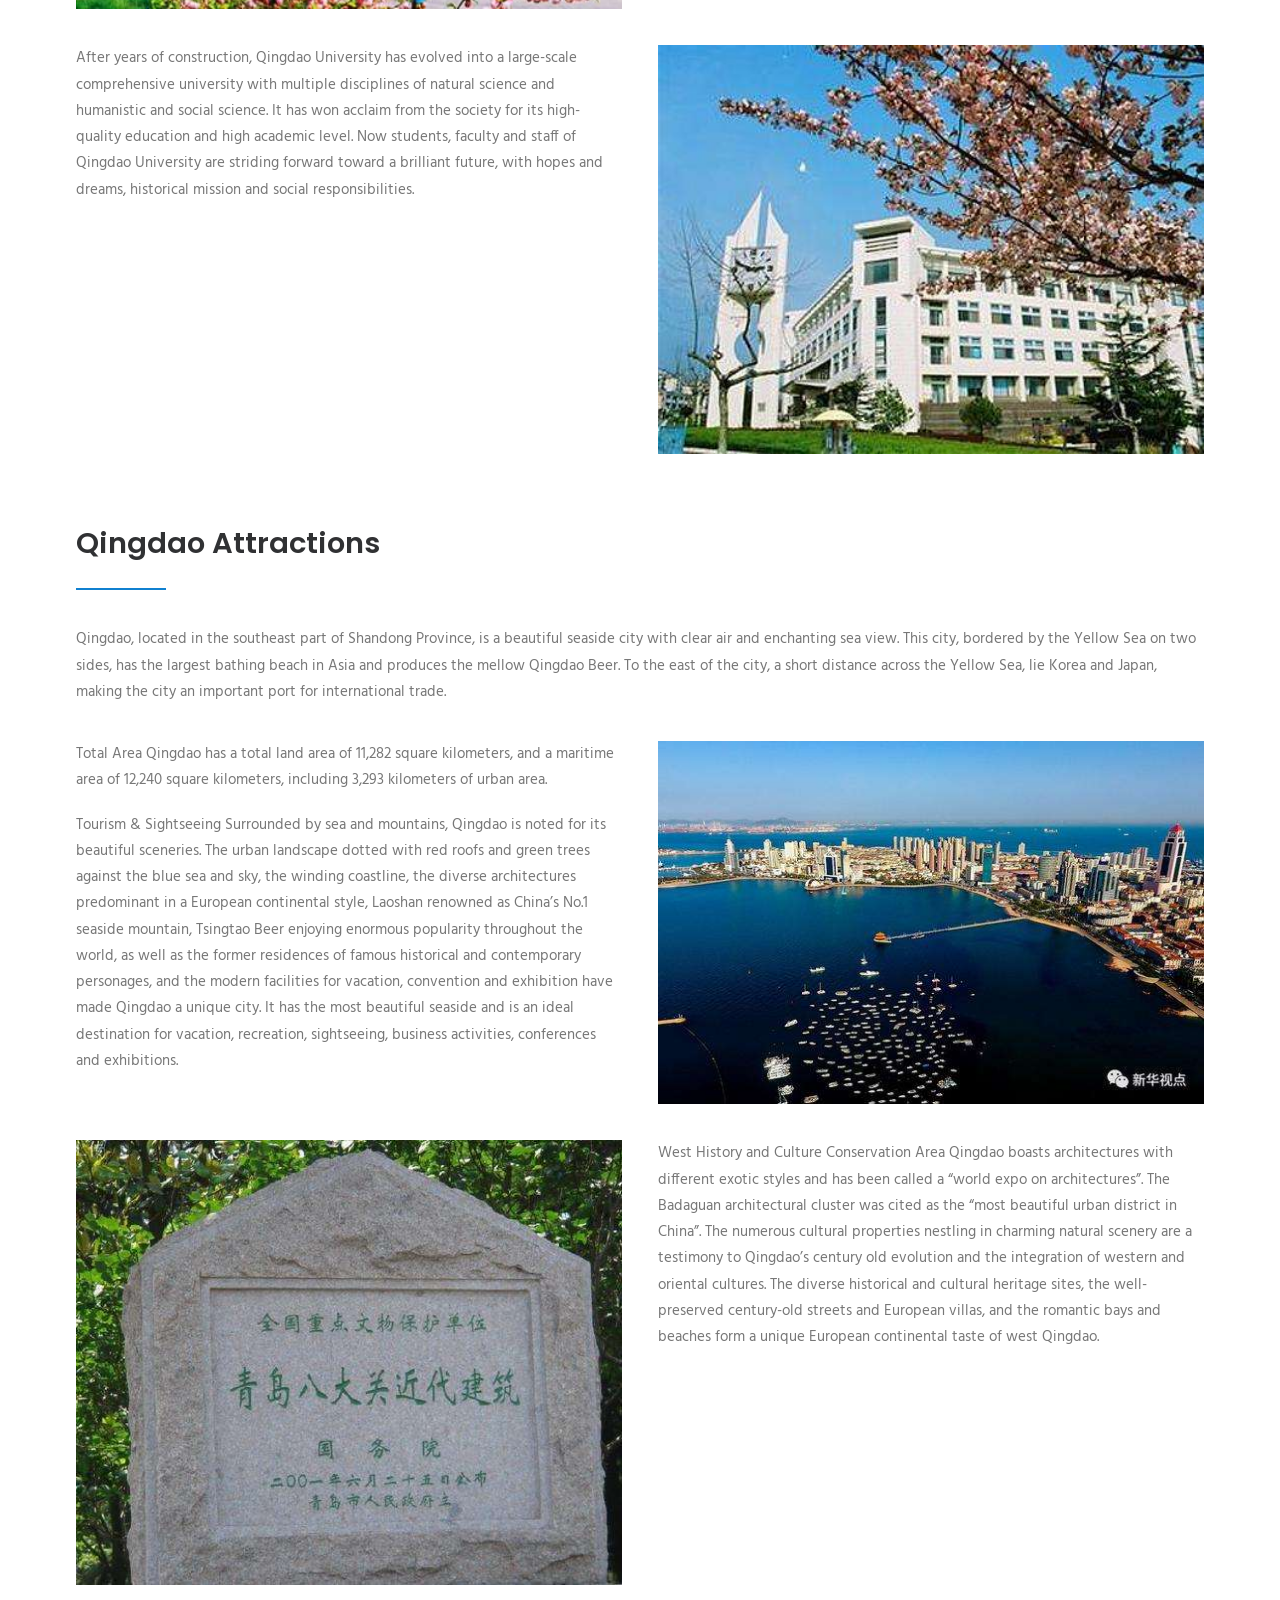
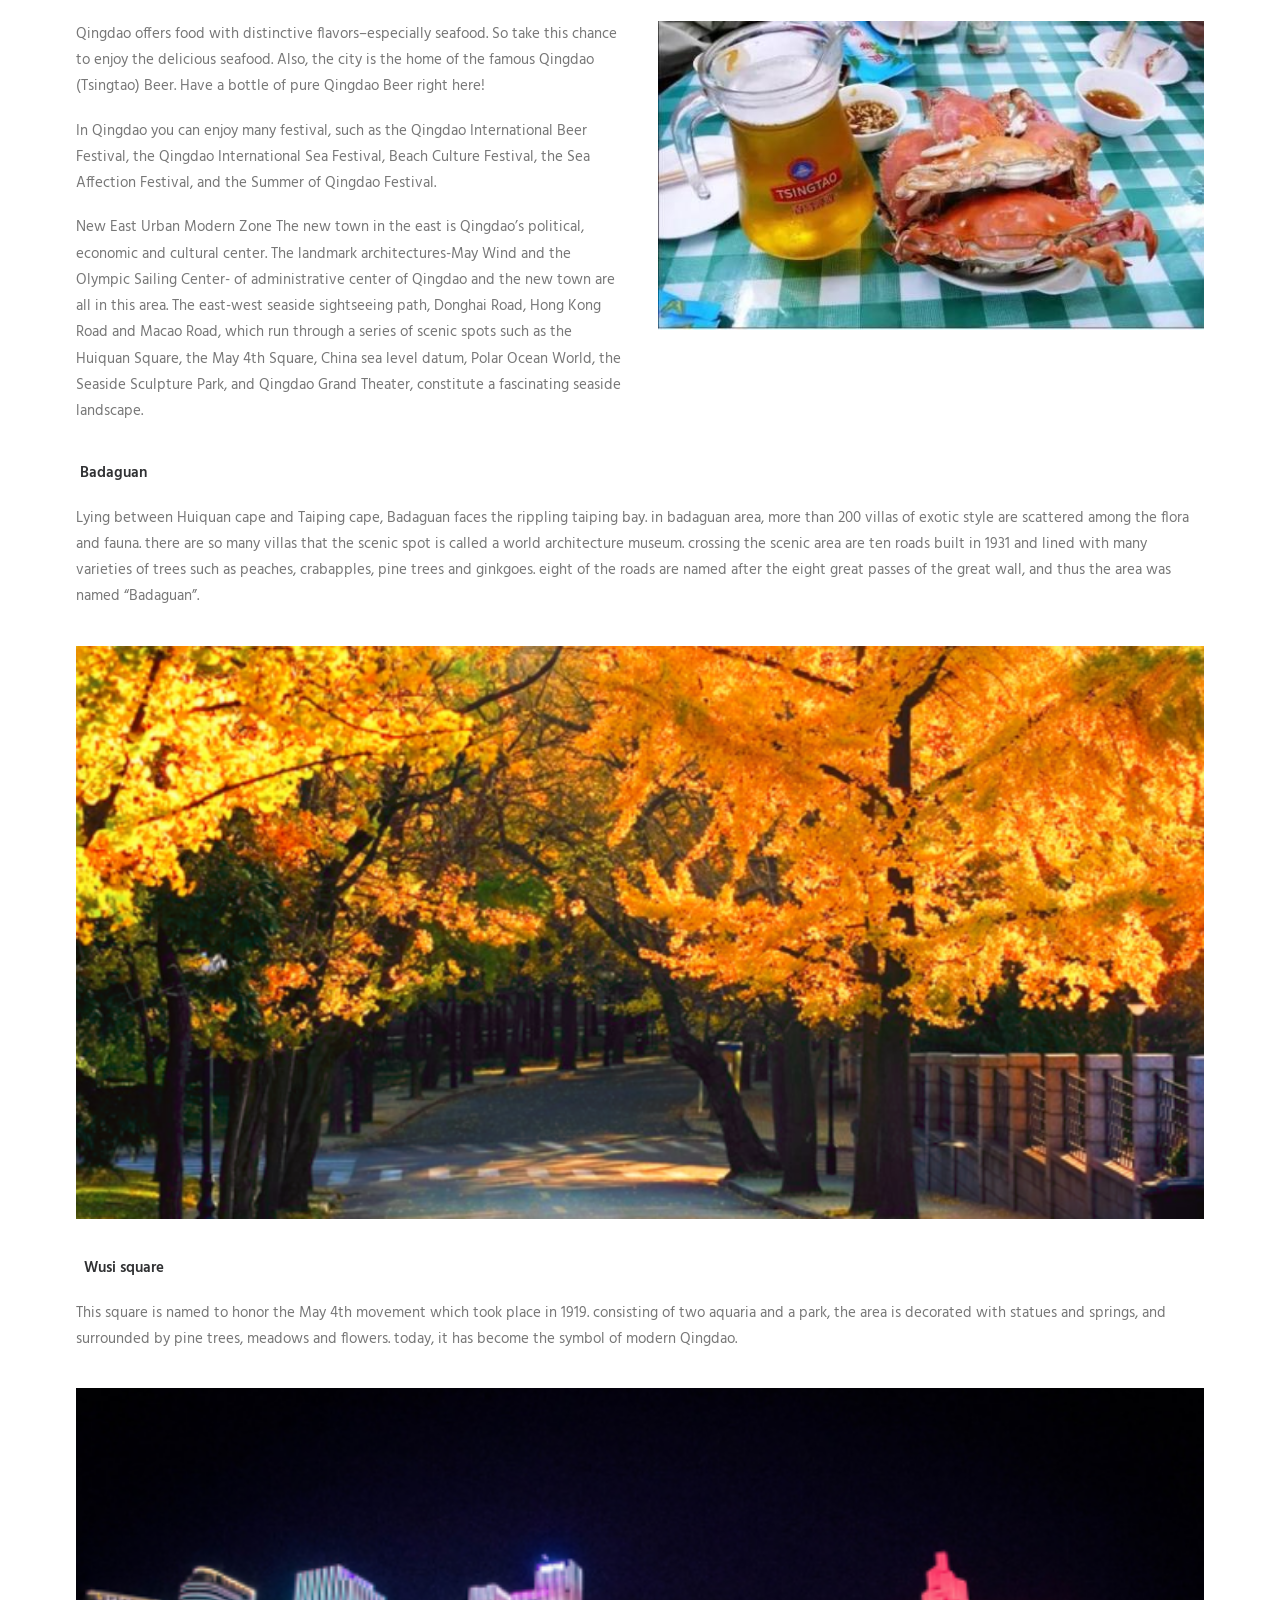
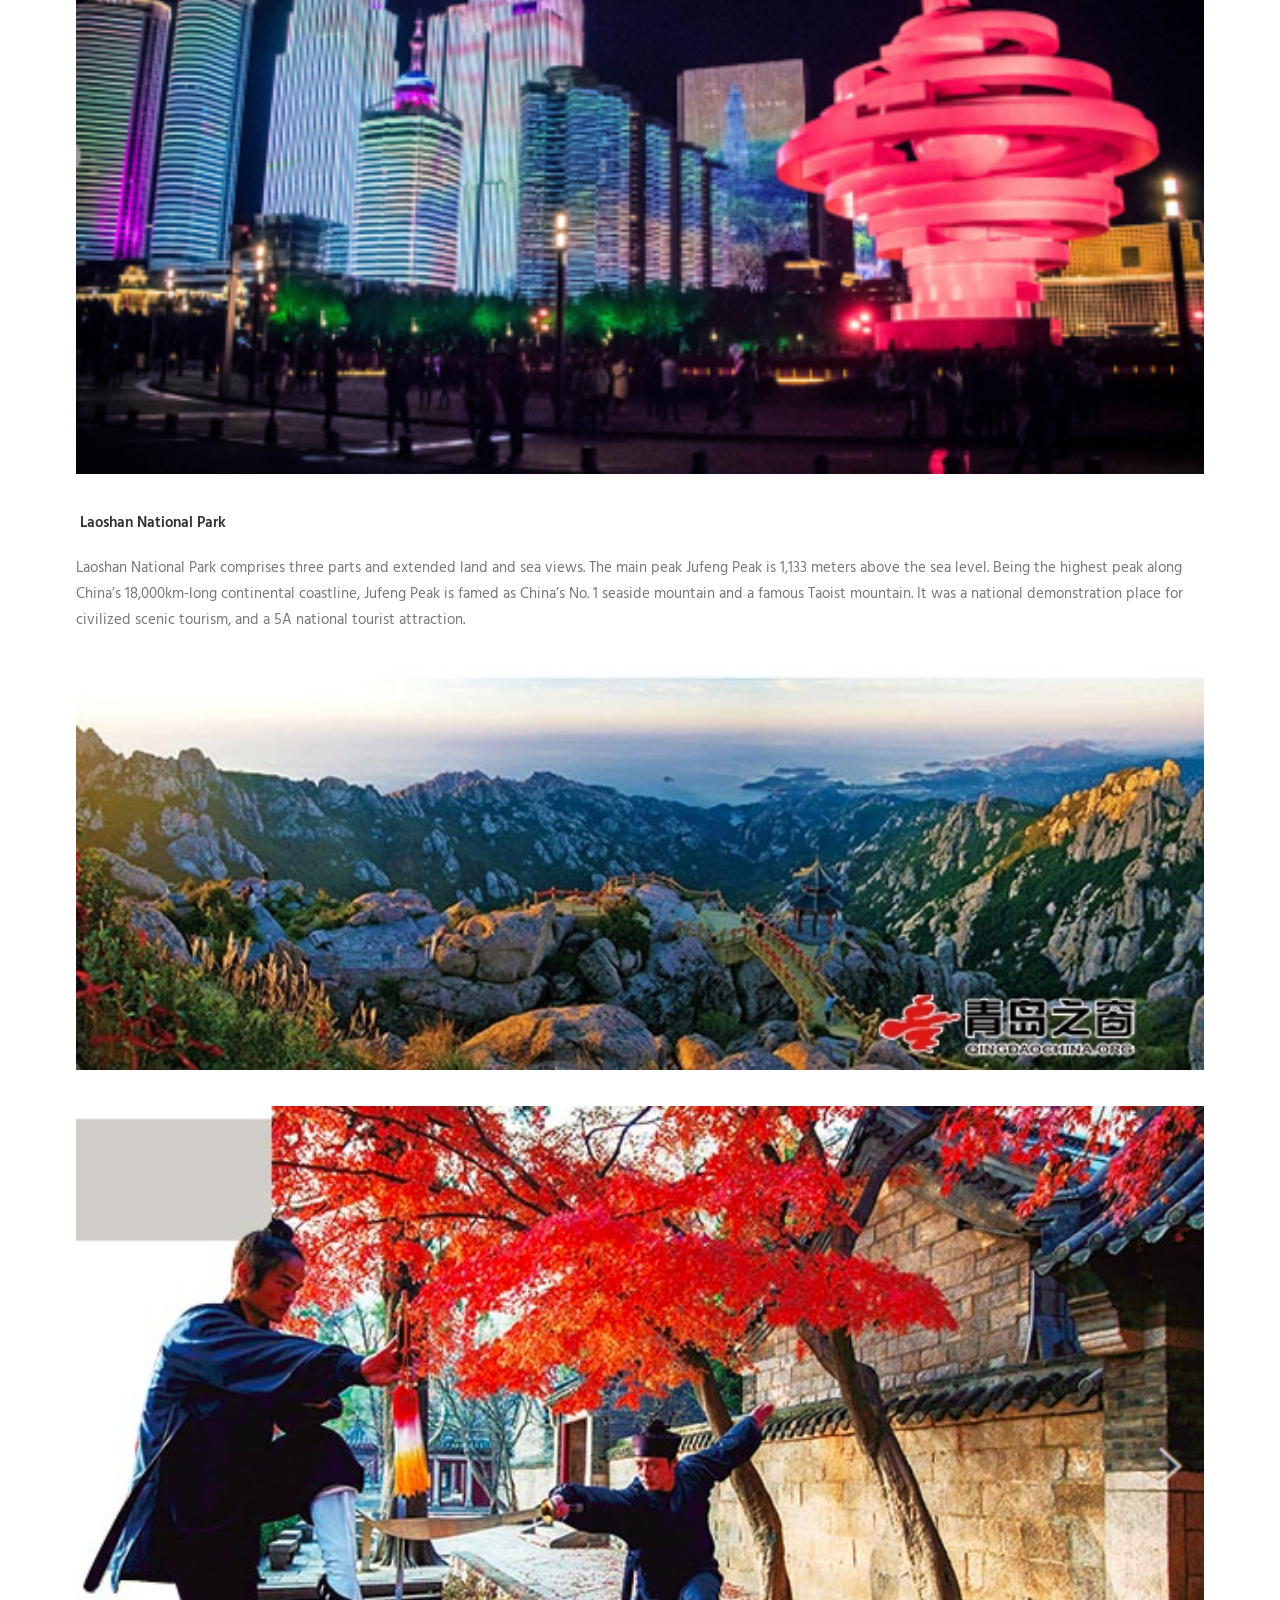
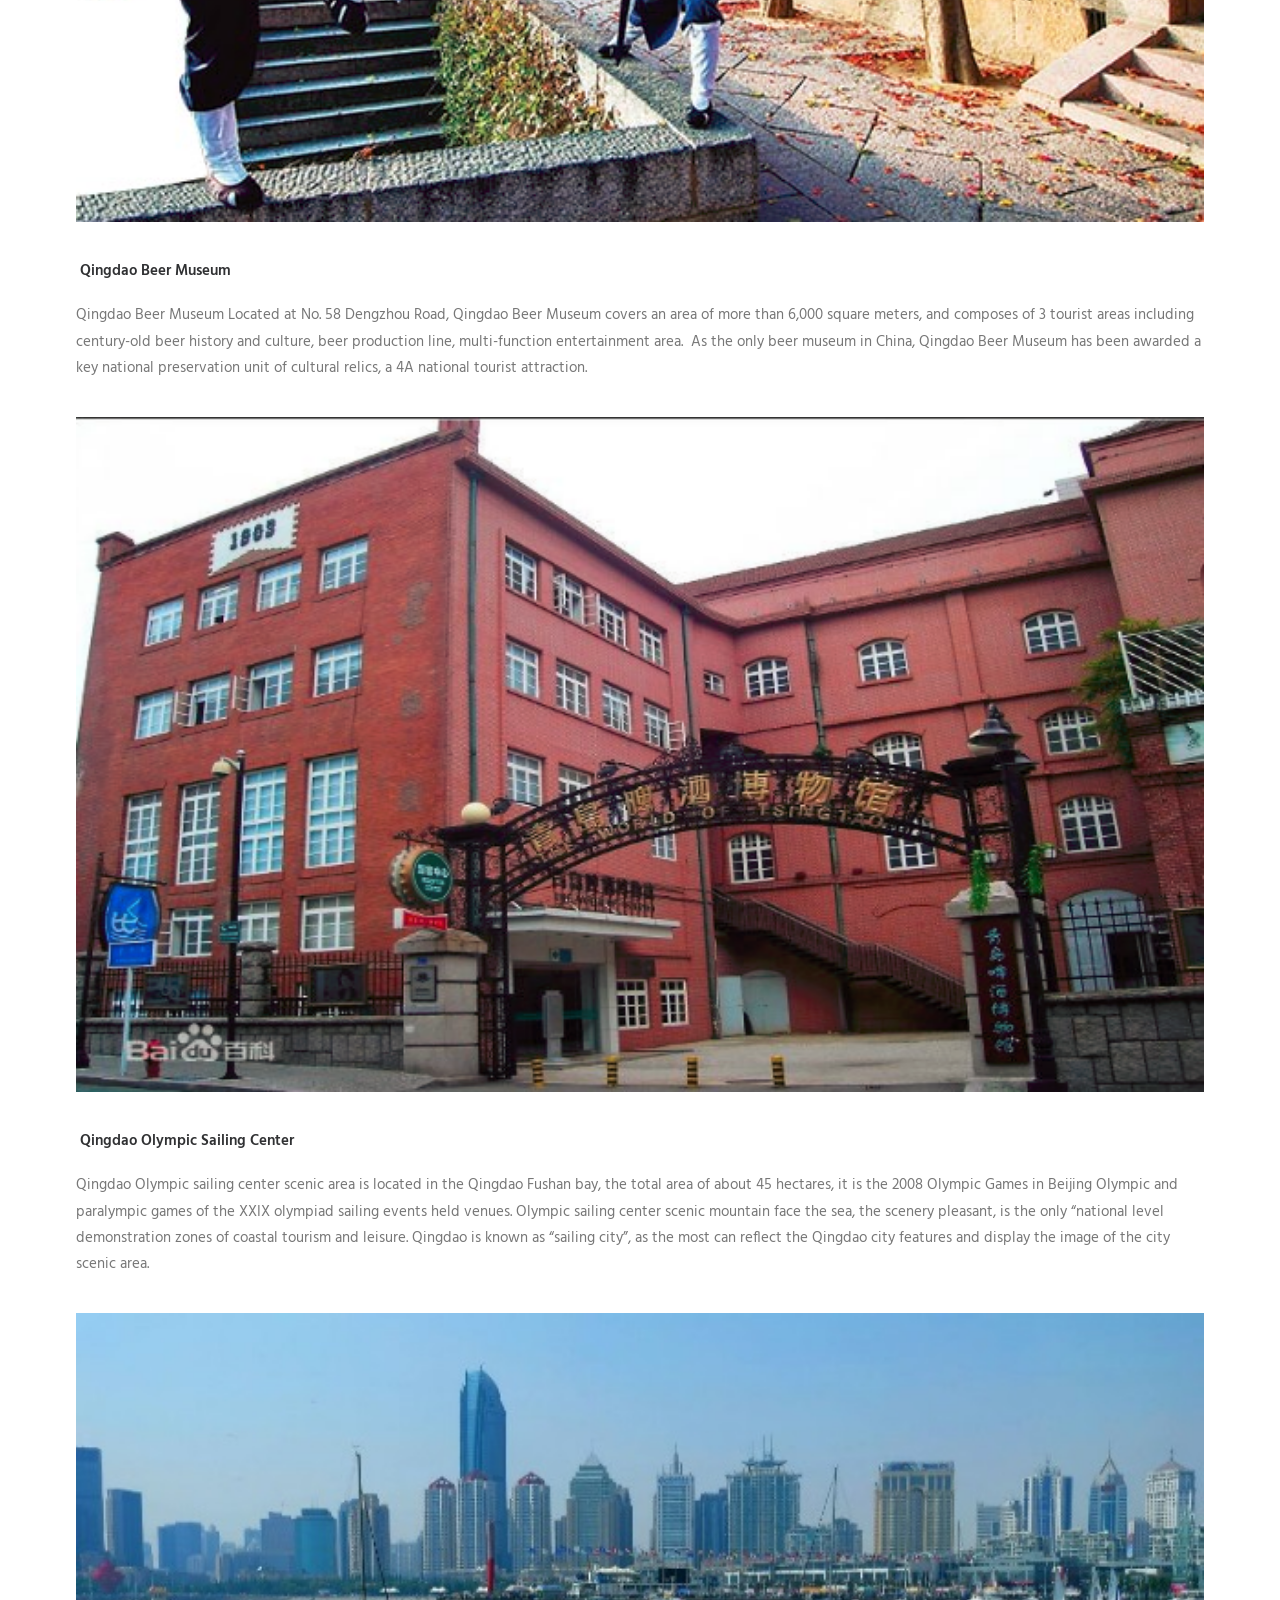
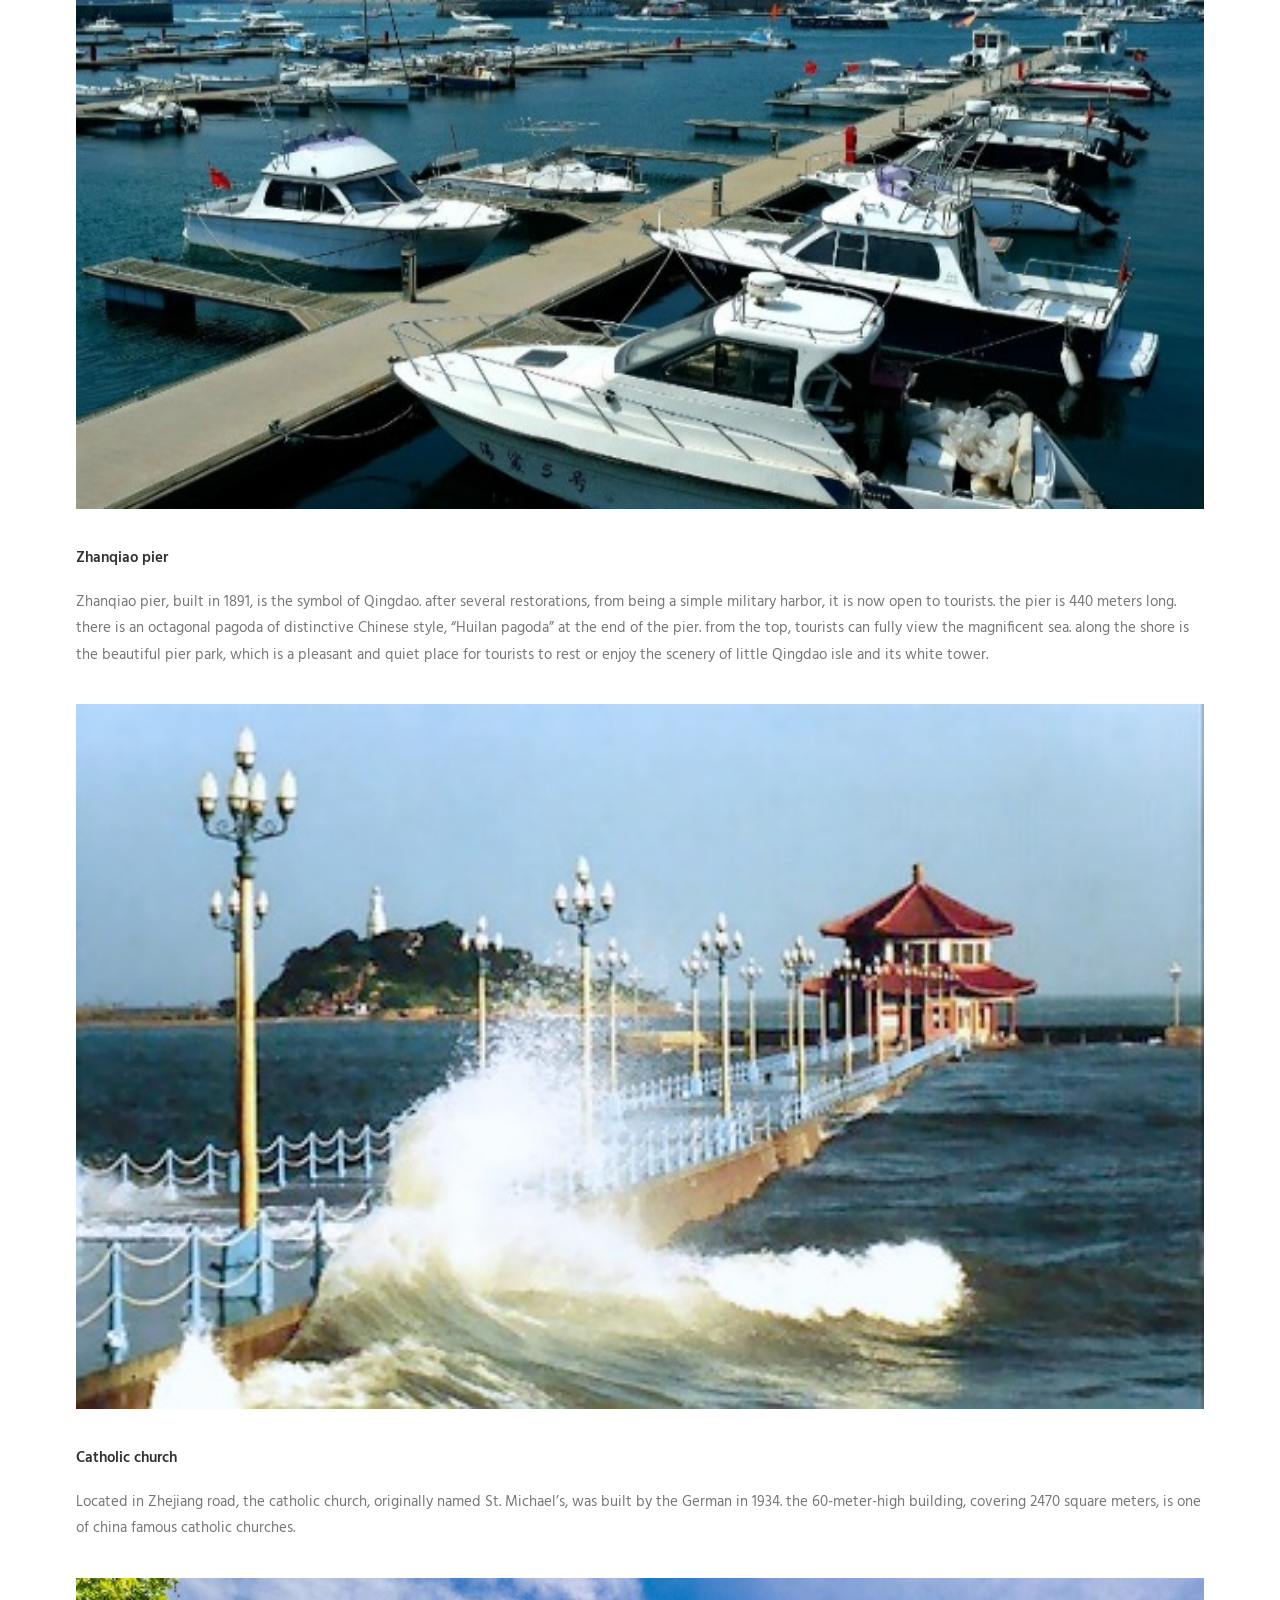
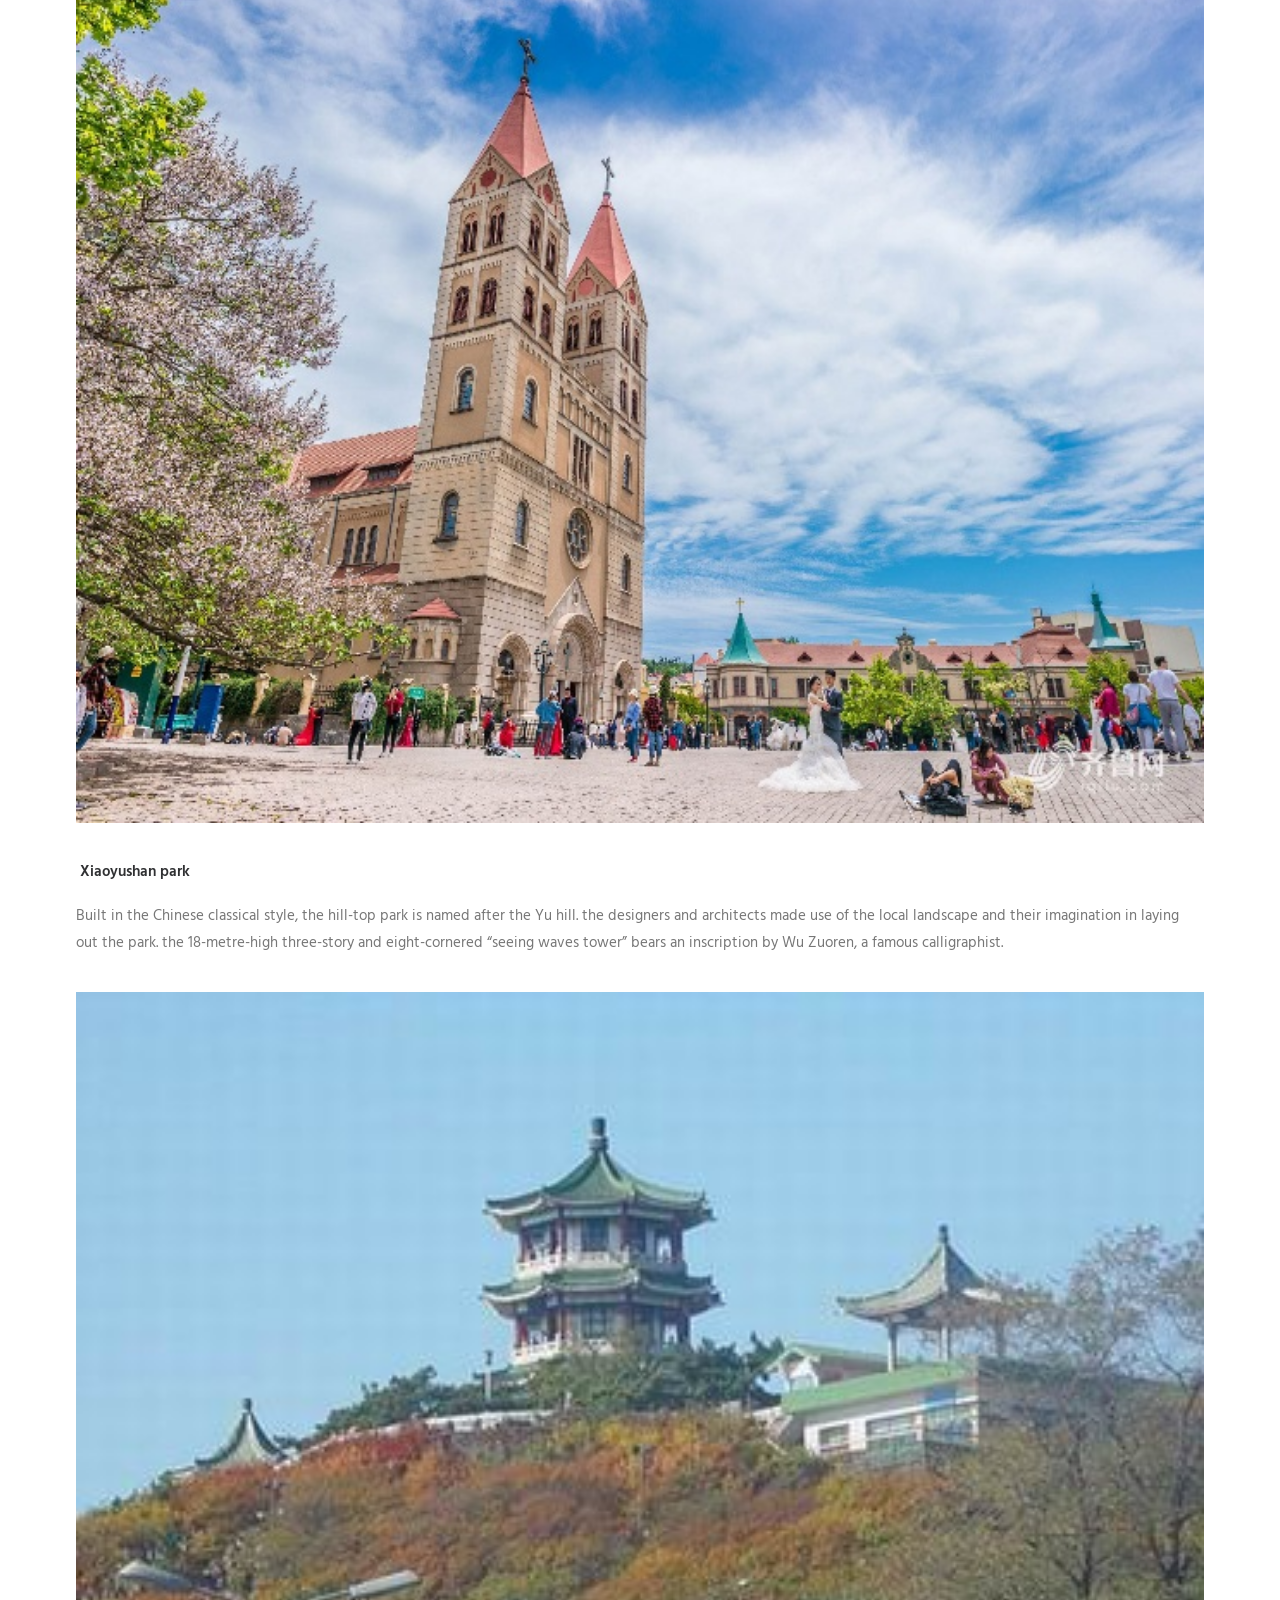
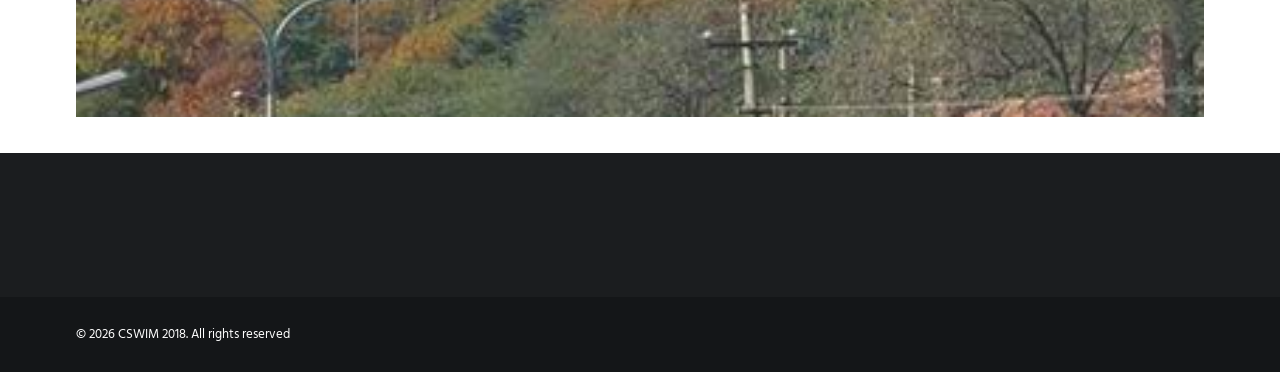
<file: tours/index.html>
<!DOCTYPE html><html class="no-touch" lang="en-US" xmlns="http://www.w3.org/1999/xhtml"><head>
<meta http-equiv="Content-Type" content="text/html; charset=UTF-8">
<meta name="viewport" content="width=device-width, initial-scale=1">
<link rel="profile" href="http://gmpg.org/xfn/11">
<link rel="pingback" href="https://2018.cswimworkshop.org/xmlrpc.php">
<title>Tours in Qingdao – CSWIM 2018</title>
<meta name="robots" content="max-image-preview:large">
<link rel="dns-prefetch" href="//fonts.googleapis.com">
<link rel="alternate" type="application/rss+xml" title="CSWIM 2018 » Feed" href="https://2018.cswimworkshop.org/feed/">
<link rel="alternate" type="application/rss+xml" title="CSWIM 2018 » Comments Feed" href="https://2018.cswimworkshop.org/comments/feed/">
<link rel="alternate" type="application/rss+xml" title="CSWIM 2018 » Tours in Qingdao Comments Feed" href="https://2018.cswimworkshop.org/tours/feed/">
<link rel="alternate" title="oEmbed (JSON)" type="application/json+oembed" href="https://2018.cswimworkshop.org/wp-json/oembed/1.0/embed?url=https%3A%2F%2F2018.cswimworkshop.org%2Ftours%2F">
<link rel="alternate" title="oEmbed (XML)" type="text/xml+oembed" href="https://2018.cswimworkshop.org/wp-json/oembed/1.0/embed?url=https%3A%2F%2F2018.cswimworkshop.org%2Ftours%2F&amp;format=xml">
<style id="wp-img-auto-sizes-contain-inline-css">
img:is([sizes=auto i],[sizes^="auto," i]){contain-intrinsic-size:3000px 1500px}
/*# sourceURL=wp-img-auto-sizes-contain-inline-css */
</style>
<style id="wp-emoji-styles-inline-css">

	img.wp-smiley, img.emoji {
		display: inline !important;
		border: none !important;
		box-shadow: none !important;
		height: 1em !important;
		width: 1em !important;
		margin: 0 0.07em !important;
		vertical-align: -0.1em !important;
		background: none !important;
		padding: 0 !important;
	}
/*# sourceURL=wp-emoji-styles-inline-css */
</style>
<style id="wp-block-library-inline-css">
:root{--wp-block-synced-color:#7a00df;--wp-block-synced-color--rgb:122,0,223;--wp-bound-block-color:var(--wp-block-synced-color);--wp-editor-canvas-background:#ddd;--wp-admin-theme-color:#007cba;--wp-admin-theme-color--rgb:0,124,186;--wp-admin-theme-color-darker-10:#006ba1;--wp-admin-theme-color-darker-10--rgb:0,107,160.5;--wp-admin-theme-color-darker-20:#005a87;--wp-admin-theme-color-darker-20--rgb:0,90,135;--wp-admin-border-width-focus:2px}@media (min-resolution:192dpi){:root{--wp-admin-border-width-focus:1.5px}}.wp-element-button{cursor:pointer}:root .has-very-light-gray-background-color{background-color:#eee}:root .has-very-dark-gray-background-color{background-color:#313131}:root .has-very-light-gray-color{color:#eee}:root .has-very-dark-gray-color{color:#313131}:root .has-vivid-green-cyan-to-vivid-cyan-blue-gradient-background{background:linear-gradient(135deg,#00d084,#0693e3)}:root .has-purple-crush-gradient-background{background:linear-gradient(135deg,#34e2e4,#4721fb 50%,#ab1dfe)}:root .has-hazy-dawn-gradient-background{background:linear-gradient(135deg,#faaca8,#dad0ec)}:root .has-subdued-olive-gradient-background{background:linear-gradient(135deg,#fafae1,#67a671)}:root .has-atomic-cream-gradient-background{background:linear-gradient(135deg,#fdd79a,#004a59)}:root .has-nightshade-gradient-background{background:linear-gradient(135deg,#330968,#31cdcf)}:root .has-midnight-gradient-background{background:linear-gradient(135deg,#020381,#2874fc)}:root{--wp--preset--font-size--normal:16px;--wp--preset--font-size--huge:42px}.has-regular-font-size{font-size:1em}.has-larger-font-size{font-size:2.625em}.has-normal-font-size{font-size:var(--wp--preset--font-size--normal)}.has-huge-font-size{font-size:var(--wp--preset--font-size--huge)}:root .has-text-align-center{text-align:center}:root .has-text-align-left{text-align:left}:root .has-text-align-right{text-align:right}.has-fit-text{white-space:nowrap!important}#end-resizable-editor-section{display:none}.aligncenter{clear:both}.items-justified-left{justify-content:flex-start}.items-justified-center{justify-content:center}.items-justified-right{justify-content:flex-end}.items-justified-space-between{justify-content:space-between}.screen-reader-text{word-wrap:normal!important;border:0;clip-path:inset(50%);height:1px;margin:-1px;overflow:hidden;padding:0;position:absolute;width:1px}.screen-reader-text:focus{background-color:#ddd;clip-path:none;color:#444;display:block;font-size:1em;height:auto;left:5px;line-height:normal;padding:15px 23px 14px;text-decoration:none;top:5px;width:auto;z-index:100000}html :where(.has-border-color){border-style:solid}html :where([style*=border-color]){border-style:solid}html :where([style*=border-top-color]){border-top-style:solid}html :where([style*=border-right-color]){border-right-style:solid}html :where([style*=border-bottom-color]){border-bottom-style:solid}html :where([style*=border-left-color]){border-left-style:solid}html :where([style*=border-width]){border-style:solid}html :where([style*=border-top-width]){border-top-style:solid}html :where([style*=border-right-width]){border-right-style:solid}html :where([style*=border-bottom-width]){border-bottom-style:solid}html :where([style*=border-left-width]){border-left-style:solid}html :where(img[class*=wp-image-]){height:auto;max-width:100%}:where(figure){margin:0 0 1em}html :where(.is-position-sticky){--wp-admin--admin-bar--position-offset:var(--wp-admin--admin-bar--height,0px)}@media screen and (max-width:600px){html :where(.is-position-sticky){--wp-admin--admin-bar--position-offset:0px}}

/*# sourceURL=/wp-includes/css/dist/block-library/common.min.css */
</style>
<style id="classic-theme-styles-inline-css">
/*! This file is auto-generated */
.wp-block-button__link{color:#fff;background-color:#32373c;border-radius:9999px;box-shadow:none;text-decoration:none;padding:calc(.667em + 2px) calc(1.333em + 2px);font-size:1.125em}.wp-block-file__button{background:#32373c;color:#fff;text-decoration:none}
/*# sourceURL=/wp-includes/css/classic-themes.min.css */
</style>

<style id="global-styles-inline-css">
:root{--wp--preset--aspect-ratio--square: 1;--wp--preset--aspect-ratio--4-3: 4/3;--wp--preset--aspect-ratio--3-4: 3/4;--wp--preset--aspect-ratio--3-2: 3/2;--wp--preset--aspect-ratio--2-3: 2/3;--wp--preset--aspect-ratio--16-9: 16/9;--wp--preset--aspect-ratio--9-16: 9/16;--wp--preset--color--black: #000000;--wp--preset--color--cyan-bluish-gray: #abb8c3;--wp--preset--color--white: #ffffff;--wp--preset--color--pale-pink: #f78da7;--wp--preset--color--vivid-red: #cf2e2e;--wp--preset--color--luminous-vivid-orange: #ff6900;--wp--preset--color--luminous-vivid-amber: #fcb900;--wp--preset--color--light-green-cyan: #7bdcb5;--wp--preset--color--vivid-green-cyan: #00d084;--wp--preset--color--pale-cyan-blue: #8ed1fc;--wp--preset--color--vivid-cyan-blue: #0693e3;--wp--preset--color--vivid-purple: #9b51e0;--wp--preset--gradient--vivid-cyan-blue-to-vivid-purple: linear-gradient(135deg,rgb(6,147,227) 0%,rgb(155,81,224) 100%);--wp--preset--gradient--light-green-cyan-to-vivid-green-cyan: linear-gradient(135deg,rgb(122,220,180) 0%,rgb(0,208,130) 100%);--wp--preset--gradient--luminous-vivid-amber-to-luminous-vivid-orange: linear-gradient(135deg,rgb(252,185,0) 0%,rgb(255,105,0) 100%);--wp--preset--gradient--luminous-vivid-orange-to-vivid-red: linear-gradient(135deg,rgb(255,105,0) 0%,rgb(207,46,46) 100%);--wp--preset--gradient--very-light-gray-to-cyan-bluish-gray: linear-gradient(135deg,rgb(238,238,238) 0%,rgb(169,184,195) 100%);--wp--preset--gradient--cool-to-warm-spectrum: linear-gradient(135deg,rgb(74,234,220) 0%,rgb(151,120,209) 20%,rgb(207,42,186) 40%,rgb(238,44,130) 60%,rgb(251,105,98) 80%,rgb(254,248,76) 100%);--wp--preset--gradient--blush-light-purple: linear-gradient(135deg,rgb(255,206,236) 0%,rgb(152,150,240) 100%);--wp--preset--gradient--blush-bordeaux: linear-gradient(135deg,rgb(254,205,165) 0%,rgb(254,45,45) 50%,rgb(107,0,62) 100%);--wp--preset--gradient--luminous-dusk: linear-gradient(135deg,rgb(255,203,112) 0%,rgb(199,81,192) 50%,rgb(65,88,208) 100%);--wp--preset--gradient--pale-ocean: linear-gradient(135deg,rgb(255,245,203) 0%,rgb(182,227,212) 50%,rgb(51,167,181) 100%);--wp--preset--gradient--electric-grass: linear-gradient(135deg,rgb(202,248,128) 0%,rgb(113,206,126) 100%);--wp--preset--gradient--midnight: linear-gradient(135deg,rgb(2,3,129) 0%,rgb(40,116,252) 100%);--wp--preset--font-size--small: 13px;--wp--preset--font-size--medium: 20px;--wp--preset--font-size--large: 36px;--wp--preset--font-size--x-large: 42px;--wp--preset--spacing--20: 0.44rem;--wp--preset--spacing--30: 0.67rem;--wp--preset--spacing--40: 1rem;--wp--preset--spacing--50: 1.5rem;--wp--preset--spacing--60: 2.25rem;--wp--preset--spacing--70: 3.38rem;--wp--preset--spacing--80: 5.06rem;--wp--preset--shadow--natural: 6px 6px 9px rgba(0, 0, 0, 0.2);--wp--preset--shadow--deep: 12px 12px 50px rgba(0, 0, 0, 0.4);--wp--preset--shadow--sharp: 6px 6px 0px rgba(0, 0, 0, 0.2);--wp--preset--shadow--outlined: 6px 6px 0px -3px rgb(255, 255, 255), 6px 6px rgb(0, 0, 0);--wp--preset--shadow--crisp: 6px 6px 0px rgb(0, 0, 0);}:where(body) { margin: 0; }:where(.is-layout-flex){gap: 0.5em;}:where(.is-layout-grid){gap: 0.5em;}body .is-layout-flex{display: flex;}.is-layout-flex{flex-wrap: wrap;align-items: center;}.is-layout-flex > :is(*, div){margin: 0;}body .is-layout-grid{display: grid;}.is-layout-grid > :is(*, div){margin: 0;}body{padding-top: 0px;padding-right: 0px;padding-bottom: 0px;padding-left: 0px;}:root :where(.wp-element-button, .wp-block-button__link){background-color: #32373c;border-width: 0;color: #fff;font-family: inherit;font-size: inherit;font-style: inherit;font-weight: inherit;letter-spacing: inherit;line-height: inherit;padding-top: calc(0.667em + 2px);padding-right: calc(1.333em + 2px);padding-bottom: calc(0.667em + 2px);padding-left: calc(1.333em + 2px);text-decoration: none;text-transform: inherit;}.has-black-color{color: var(--wp--preset--color--black) !important;}.has-cyan-bluish-gray-color{color: var(--wp--preset--color--cyan-bluish-gray) !important;}.has-white-color{color: var(--wp--preset--color--white) !important;}.has-pale-pink-color{color: var(--wp--preset--color--pale-pink) !important;}.has-vivid-red-color{color: var(--wp--preset--color--vivid-red) !important;}.has-luminous-vivid-orange-color{color: var(--wp--preset--color--luminous-vivid-orange) !important;}.has-luminous-vivid-amber-color{color: var(--wp--preset--color--luminous-vivid-amber) !important;}.has-light-green-cyan-color{color: var(--wp--preset--color--light-green-cyan) !important;}.has-vivid-green-cyan-color{color: var(--wp--preset--color--vivid-green-cyan) !important;}.has-pale-cyan-blue-color{color: var(--wp--preset--color--pale-cyan-blue) !important;}.has-vivid-cyan-blue-color{color: var(--wp--preset--color--vivid-cyan-blue) !important;}.has-vivid-purple-color{color: var(--wp--preset--color--vivid-purple) !important;}.has-black-background-color{background-color: var(--wp--preset--color--black) !important;}.has-cyan-bluish-gray-background-color{background-color: var(--wp--preset--color--cyan-bluish-gray) !important;}.has-white-background-color{background-color: var(--wp--preset--color--white) !important;}.has-pale-pink-background-color{background-color: var(--wp--preset--color--pale-pink) !important;}.has-vivid-red-background-color{background-color: var(--wp--preset--color--vivid-red) !important;}.has-luminous-vivid-orange-background-color{background-color: var(--wp--preset--color--luminous-vivid-orange) !important;}.has-luminous-vivid-amber-background-color{background-color: var(--wp--preset--color--luminous-vivid-amber) !important;}.has-light-green-cyan-background-color{background-color: var(--wp--preset--color--light-green-cyan) !important;}.has-vivid-green-cyan-background-color{background-color: var(--wp--preset--color--vivid-green-cyan) !important;}.has-pale-cyan-blue-background-color{background-color: var(--wp--preset--color--pale-cyan-blue) !important;}.has-vivid-cyan-blue-background-color{background-color: var(--wp--preset--color--vivid-cyan-blue) !important;}.has-vivid-purple-background-color{background-color: var(--wp--preset--color--vivid-purple) !important;}.has-black-border-color{border-color: var(--wp--preset--color--black) !important;}.has-cyan-bluish-gray-border-color{border-color: var(--wp--preset--color--cyan-bluish-gray) !important;}.has-white-border-color{border-color: var(--wp--preset--color--white) !important;}.has-pale-pink-border-color{border-color: var(--wp--preset--color--pale-pink) !important;}.has-vivid-red-border-color{border-color: var(--wp--preset--color--vivid-red) !important;}.has-luminous-vivid-orange-border-color{border-color: var(--wp--preset--color--luminous-vivid-orange) !important;}.has-luminous-vivid-amber-border-color{border-color: var(--wp--preset--color--luminous-vivid-amber) !important;}.has-light-green-cyan-border-color{border-color: var(--wp--preset--color--light-green-cyan) !important;}.has-vivid-green-cyan-border-color{border-color: var(--wp--preset--color--vivid-green-cyan) !important;}.has-pale-cyan-blue-border-color{border-color: var(--wp--preset--color--pale-cyan-blue) !important;}.has-vivid-cyan-blue-border-color{border-color: var(--wp--preset--color--vivid-cyan-blue) !important;}.has-vivid-purple-border-color{border-color: var(--wp--preset--color--vivid-purple) !important;}.has-vivid-cyan-blue-to-vivid-purple-gradient-background{background: var(--wp--preset--gradient--vivid-cyan-blue-to-vivid-purple) !important;}.has-light-green-cyan-to-vivid-green-cyan-gradient-background{background: var(--wp--preset--gradient--light-green-cyan-to-vivid-green-cyan) !important;}.has-luminous-vivid-amber-to-luminous-vivid-orange-gradient-background{background: var(--wp--preset--gradient--luminous-vivid-amber-to-luminous-vivid-orange) !important;}.has-luminous-vivid-orange-to-vivid-red-gradient-background{background: var(--wp--preset--gradient--luminous-vivid-orange-to-vivid-red) !important;}.has-very-light-gray-to-cyan-bluish-gray-gradient-background{background: var(--wp--preset--gradient--very-light-gray-to-cyan-bluish-gray) !important;}.has-cool-to-warm-spectrum-gradient-background{background: var(--wp--preset--gradient--cool-to-warm-spectrum) !important;}.has-blush-light-purple-gradient-background{background: var(--wp--preset--gradient--blush-light-purple) !important;}.has-blush-bordeaux-gradient-background{background: var(--wp--preset--gradient--blush-bordeaux) !important;}.has-luminous-dusk-gradient-background{background: var(--wp--preset--gradient--luminous-dusk) !important;}.has-pale-ocean-gradient-background{background: var(--wp--preset--gradient--pale-ocean) !important;}.has-electric-grass-gradient-background{background: var(--wp--preset--gradient--electric-grass) !important;}.has-midnight-gradient-background{background: var(--wp--preset--gradient--midnight) !important;}.has-small-font-size{font-size: var(--wp--preset--font-size--small) !important;}.has-medium-font-size{font-size: var(--wp--preset--font-size--medium) !important;}.has-large-font-size{font-size: var(--wp--preset--font-size--large) !important;}.has-x-large-font-size{font-size: var(--wp--preset--font-size--x-large) !important;}
/*# sourceURL=global-styles-inline-css */
</style>

<link rel="stylesheet" id="contact-form-7-css" href="../wp-content/plugins/contact-form-7/includes/css/styles__ver=6.1.6.css" media="all">
<link rel="stylesheet" id="uncodefont-google-css" href="//fonts.googleapis.com/css?family=Poppins:300,regular,500,600,700%7CHind:300,regular,500,600,700%7CDroid+Serif:regular,italic,700,700italic%7CDosis:200,300,regular,500,600,700,800%7CPlayfair+Display:regular,italic,700,700italic,900,900italic%7COswald:300,regular,700%7CRoboto:100,100italic,300,300italic,regular,italic,500,500italic,700,700italic,900,900italic%7CSource+Sans+Pro:200,200italic,300,300italic,regular,italic,600,600italic,700,700italic,900,900italic&amp;subset=devanagari,latin-ext,latin,cyrillic,vietnamese,greek,cyrillic-ext,greek-ext&amp;ver=2.5.0" media="all">
<link rel="stylesheet" id="uncode-style-css" href="../wp-content/themes/uncode/library/css/style.css" media="all">
<style id="uncode-style-inline-css">

@media (min-width: 960px) { .limit-width { max-width: 1200px; margin: auto;}}
.menu-primary ul.menu-smart > li > a, .menu-primary ul.menu-smart li.dropdown > a, .menu-primary ul.menu-smart li.mega-menu > a, .vmenu-container ul.menu-smart > li > a, .vmenu-container ul.menu-smart li.dropdown > a { text-transform: uppercase; }
#changer-back-color { transition: background-color 1000ms cubic-bezier(0.25, 1, 0.5, 1) !important; } #changer-back-color > div { transition: opacity 1000ms cubic-bezier(0.25, 1, 0.5, 1) !important; } body.bg-changer-init.disable-hover .main-wrapper .style-light,  body.bg-changer-init.disable-hover .main-wrapper .style-light h1,  body.bg-changer-init.disable-hover .main-wrapper .style-light h2, body.bg-changer-init.disable-hover .main-wrapper .style-light h3, body.bg-changer-init.disable-hover .main-wrapper .style-light h4, body.bg-changer-init.disable-hover .main-wrapper .style-light h5, body.bg-changer-init.disable-hover .main-wrapper .style-light h6, body.bg-changer-init.disable-hover .main-wrapper .style-light a, body.bg-changer-init.disable-hover .main-wrapper .style-dark, body.bg-changer-init.disable-hover .main-wrapper .style-dark h1, body.bg-changer-init.disable-hover .main-wrapper .style-dark h2, body.bg-changer-init.disable-hover .main-wrapper .style-dark h3, body.bg-changer-init.disable-hover .main-wrapper .style-dark h4, body.bg-changer-init.disable-hover .main-wrapper .style-dark h5, body.bg-changer-init.disable-hover .main-wrapper .style-dark h6, body.bg-changer-init.disable-hover .main-wrapper .style-dark a { transition: color 1000ms cubic-bezier(0.25, 1, 0.5, 1) !important; } body.bg-changer-init.disable-hover .main-wrapper .heading-text-highlight-inner { transition-property: right, background; transition-duration: 1000ms }
/*# sourceURL=uncode-style-inline-css */
</style>
<link rel="stylesheet" id="uncode-icons-css" href="../wp-content/themes/uncode/library/css/uncode-icons.css" media="all">
<link rel="stylesheet" id="uncode-custom-style-css" href="../wp-content/themes/uncode/library/css/style-custom.css" media="all">
<script id="uncode-init-js-extra">
var SiteParameters = {"days":"days","hours":"hours","minutes":"minutes","seconds":"seconds","constant_scroll":"on","scroll_speed":"2","parallax_factor":"0.25","loading":"Loading\u2026","slide_name":"slide","slide_footer":"footer","ajax_url":"https://2018.cswimworkshop.org/wp-admin/admin-ajax.php","nonce_adaptive_images":"f650e86973","nonce_srcset_async":"601acc0209","enable_debug":"","block_mobile_videos":"","is_frontend_editor":"","mobile_parallax_allowed":"","wireframes_plugin_active":"","sticky_elements":"","lazyload_type":"","resize_quality":"90","register_metadata":"","bg_changer_time":"1000","update_wc_fragments":"1","optimize_shortpixel_image":"","custom_cursor_selector":"[href], .trigger-overlay, .owl-next, .owl-prev, .owl-dot, input[type=\"submit\"], button[type=\"submit\"], a[class^=\"ilightbox\"], .ilightbox-thumbnail, .ilightbox-prev, .ilightbox-next, .overlay-close, .unmodal-close, .qty-inset \u003E span, .share-button li, .uncode-post-titles .tmb.tmb-click-area, .btn-link, .tmb-click-row .t-inside","mobile_parallax_animation":""};
//# sourceURL=uncode-init-js-extra
</script>
<script id="uncode-init-js" src="../wp-content/themes/uncode/library/js/init.min.js"></script>
<script id="jquery-core-js" src="../wp-includes/js/jquery/jquery.min__ver=3.7.1.js"></script>
<script id="jquery-migrate-js" src="../wp-includes/js/jquery/jquery-migrate.min__ver=3.4.1.js"></script>
<link rel="https://api.w.org/" href="https://2018.cswimworkshop.org/wp-json/"><link rel="alternate" title="JSON" type="application/json" href="https://2018.cswimworkshop.org/wp-json/wp/v2/pages/54570"><link rel="EditURI" type="application/rsd+xml" title="RSD" href="https://2018.cswimworkshop.org/xmlrpc.php?rsd">
<meta name="generator" content="WordPress 7.0.1">
<link rel="canonical" href="./tours">
<link rel="shortlink" href="https://2018.cswimworkshop.org/?p=54570">
<style>.recentcomments a{display:inline !important;padding:0 !important;margin:0 !important;}</style><!--[if lte IE 9]><link rel="stylesheet" type="text/css" href="../wp-content/plugins/uncode-js_composer/assets/css/vc_lte_ie9.min.css" media="screen"><![endif]--><!--[if IE  8]><link rel="stylesheet" type="text/css" href="../wp-content/plugins/uncode-js_composer/assets/css/vc-ie8.min.css" media="screen"><![endif]--><link rel="icon" href="../wp-content/uploads/2017/01/cropped-favicon-32x32.png" sizes="32x32">
<link rel="icon" href="../wp-content/uploads/2017/01/cropped-favicon-192x192.png" sizes="192x192">
<link rel="apple-touch-icon" href="../wp-content/uploads/2017/01/cropped-favicon-180x180.png">
<meta name="msapplication-TileImage" content="https://2018.cswimworkshop.org/wp-content/uploads/2017/01/cropped-favicon-270x270.png">
<style type="text/css" data-type="vc_shortcodes-custom-css">.vc_custom_1528363161323{margin-top: 50px !important;}.vc_custom_1528359693562{border-top-width: 50px !important;}</style><noscript><style type="text/css"> .wpb_animate_when_almost_visible { opacity: 1; }</style></noscript></head>
<body class="wp-singular page-template-default page page-id-54570 wp-theme-uncode  style-color-wayh-bg hormenu-position-left megamenu-full-submenu hmenu hmenu-position-right header-full-width main-center-align mobile-parallax-not-allowed ilb-no-bounce qw-body-scroll-disabled wpb-js-composer js-comp-ver-4.12.1 vc_responsive" data-border="0">
		<div class="body-borders" data-border="0"><div class="top-border body-border-shadow"></div><div class="right-border body-border-shadow"></div><div class="bottom-border body-border-shadow"></div><div class="left-border body-border-shadow"></div><div class="top-border style-light-bg"></div><div class="right-border style-light-bg"></div><div class="bottom-border style-light-bg"></div><div class="left-border style-light-bg"></div></div>	<div class="box-wrapper">
		<div class="box-container">
		<script type="text/javascript" id="initBox">UNCODE.initBox();</script>
		<div class="menu-wrapper menu-shrink menu-hide-only menu-no-arrows">
													
													<header id="masthead" class="navbar menu-primary menu-light submenu-dark menu-transparent menu-add-padding style-light-original menu-absolute menu-with-logo">
														<div class="menu-container menu-hide style-color-xsdn-bg menu-borders menu-shadows">
															<div class="row-menu">
																<div class="row-menu-inner">
																	<div id="logo-container-mobile" class="col-lg-0 logo-container middle">
																		<div id="main-logo" class="navbar-header style-light">
																			<a href="../index.html" class="navbar-brand" data-minheight="14"><div class="logo-image main-logo  logo-light" data-maxheight="25" style="height: 25px;"><img fetchpriority="high" decoding="async" src="../wp-content/uploads/2017/01/CSWIM2018-blue.png" alt="logo" width="1094" height="152" class="img-responsive"></div><div class="logo-image main-logo  logo-dark" data-maxheight="25" style="height: 25px;display:none;"><img decoding="async" src="../wp-content/uploads/2017/01/CSWIM2018-white.png" alt="logo" width="1094" height="152" class="img-responsive"></div></a>
																		</div>
																		<div class="mmb-container"><div class="mobile-additional-icons"></div><div class="mobile-menu-button mobile-menu-button-light lines-button"><span class="lines"><span></span></span></div></div>
																	</div>
																	<div class="col-lg-12 main-menu-container middle">
																		<div class="menu-horizontal">
																			<div class="menu-horizontal-inner">
																				<div class="nav navbar-nav navbar-main navbar-nav-first"><ul id="menu-main-menu" class="menu-primary-inner menu-smart sm"><li id="menu-item-54080" class="menu-item menu-item-type-post_type menu-item-object-page menu-item-home menu-item-54080 menu-item-link"><a title="Home" href="../index.html">Home<i class="fa fa-angle-right fa-dropdown"></i></a></li>
<li id="menu-item-55016" class="menu-item menu-item-type-custom menu-item-object-custom menu-item-has-children menu-item-55016 dropdown menu-item-link"><a title="Committees" href="./index.html" data-toggle="dropdown" class="dropdown-toggle" data-type="title">Committees<i class="fa fa-angle-down fa-dropdown"></i></a>
<ul role="menu" class="drop-menu">
	<li id="menu-item-55019" class="menu-item menu-item-type-post_type menu-item-object-page menu-item-55019"><a title="Organizing Committee" href="../organizing-committee/index.html">Organizing Committee<i class="fa fa-angle-right fa-dropdown"></i></a></li>
	<li id="menu-item-55017" class="menu-item menu-item-type-post_type menu-item-object-page menu-item-55017"><a title="Advisory Committee" href="../advisory-committee/index.html">Advisory Committee<i class="fa fa-angle-right fa-dropdown"></i></a></li>
	<li id="menu-item-55018" class="menu-item menu-item-type-post_type menu-item-object-page menu-item-55018"><a title="Program Committee" href="../program-committee/index.html">Program Committee<i class="fa fa-angle-right fa-dropdown"></i></a></li>
	<li id="menu-item-55070" class="menu-item menu-item-type-post_type menu-item-object-page menu-item-55070"><a title="Best Paper Committee" href="../best-paper-committee/index.html">Best Paper Committee<i class="fa fa-angle-right fa-dropdown"></i></a></li>
</ul>
</li>
<li id="menu-item-55129" class="menu-item menu-item-type-custom menu-item-object-custom menu-item-has-children menu-item-55129 dropdown menu-item-link"><a title="Program" href="./index.html" data-toggle="dropdown" class="dropdown-toggle" data-type="title">Program<i class="fa fa-angle-down fa-dropdown"></i></a>
<ul role="menu" class="drop-menu">
	<li id="menu-item-55115" class="menu-item menu-item-type-post_type menu-item-object-page menu-item-55115"><a title="Keynote Speakers" href="../keynote-speakers/index.html">Keynote Speakers<i class="fa fa-angle-right fa-dropdown"></i></a></li>
	<li id="menu-item-55171" class="menu-item menu-item-type-custom menu-item-object-custom menu-item-55171"><a title="Download Program (pdf)" href="http://2018.cswimworkshop.org/wp-content/uploads/2017/01/CSWIM2018-Program.pdf">Download Program (pdf)<i class="fa fa-angle-right fa-dropdown"></i></a></li>
	<li id="menu-item-55128" class="menu-item menu-item-type-post_type menu-item-object-page menu-item-55128"><a title="Schedule" href="../schedule/index.html">Schedule<i class="fa fa-angle-right fa-dropdown"></i></a></li>
</ul>
</li>
<li id="menu-item-55180" class="menu-item menu-item-type-post_type menu-item-object-page menu-item-55180 menu-item-link"><a title="Proceedings" href="../proceedings/index.html">Proceedings<i class="fa fa-angle-right fa-dropdown"></i></a></li>
<li id="menu-item-54188" class="menu-item menu-item-type-post_type menu-item-object-page menu-item-54188 menu-item-link"><a title="Call for Papers" href="../call-for-papers/index.html">Call for Papers<i class="fa fa-angle-right fa-dropdown"></i></a></li>
<li id="menu-item-55053" class="menu-item menu-item-type-post_type menu-item-object-page menu-item-55053 menu-item-link"><a title="Registration" href="../registration/index.html">Registration<i class="fa fa-angle-right fa-dropdown"></i></a></li>
<li id="menu-item-55187" class="menu-item menu-item-type-custom menu-item-object-custom menu-item-55187 menu-item-link"><a title="Download Photos" href="https://pan.baidu.com/s/1Al6X3M-5N5d1iRhJA-kOzQ">Download Photos<i class="fa fa-angle-right fa-dropdown"></i></a></li>
<li id="menu-item-55006" class="menu-item menu-item-type-custom menu-item-object-custom current-menu-ancestor current-menu-parent menu-item-has-children menu-item-55006 dropdown menu-item-link"><a title="Venue" href="./index.html" data-toggle="dropdown" class="dropdown-toggle" data-type="title">Venue<i class="fa fa-angle-down fa-dropdown"></i></a>
<ul role="menu" class="drop-menu">
	<li id="menu-item-55008" class="menu-item menu-item-type-post_type menu-item-object-page menu-item-55008"><a title="Venue and Accommodation" href="../venue/index.html">Venue and Accommodation<i class="fa fa-angle-right fa-dropdown"></i></a></li>
	<li id="menu-item-55007" class="menu-item menu-item-type-post_type menu-item-object-page current-menu-item page_item page-item-54570 current_page_item menu-item-55007 active"><a title="Tours in Qingdao" href="./index.html">Tours in Qingdao<i class="fa fa-angle-right fa-dropdown"></i></a></li>
</ul>
</li>
<li id="menu-item-54414" class="menu-item menu-item-type-custom menu-item-object-custom menu-item-54414 menu-item-link"><a title="Past CSWIMs" href="http://cswimworkshop.org">Past CSWIMs<i class="fa fa-angle-right fa-dropdown"></i></a></li>
</ul></div><div class="nav navbar-nav navbar-nav-last"><ul class="menu-smart sm menu-icons"><li class="menu-item-link search-icon style-light dropdown "><a href="./index.html" class="trigger-overlay search-icon" data-area="search" data-container="box-container">
													<i class="fa fa-search3"></i><span class="desktop-hidden"><span>Search</span></span><i class="fa fa-angle-down fa-dropdown desktop-hidden"></i>
													</a><ul role="menu" class="drop-menu desktop-hidden">
														<li>
															<form class="search ccc" method="get" action="https://2018.cswimworkshop.org/">
																<input type="search" class="search-field no-livesearch" placeholder="Search…" value="" name="s" title="Search…"></form>
														</li>
													</ul></li></ul></div></div>
																		</div>
																	</div>
																</div>
															</div>
														</div>
													</header>
												</div>			<script type="text/javascript" id="fixMenuHeight">UNCODE.fixMenuHeight();</script>
			<div class="main-wrapper">
				<div class="main-container">
					<div class="page-wrapper">
						<div class="sections-container">
<script type="text/javascript">UNCODE.initHeader();</script><article id="post-54570" class="page-body style-color-xsdn-bg post-54570 page type-page status-publish hentry">
						<div class="post-wrapper">
							<div class="post-body"><div class="post-content un-no-sidebar-layout"><div data-parent="true" class="vc_row style-color-wayh-bg row-container" id="row-unique-0"><div class="row-background background-element">
											<div class="background-wrapper">
												<div class="background-inner" style="background-image: url(../wp-content/uploads/2016/09/photo-placeholder-20.jpg);background-repeat: no-repeat;background-position: center top;background-attachment: scroll;background-size: cover;" data-imgready="true"></div>
												<div class="block-bg-overlay style-accent-bg" style="opacity: 0.9;"></div>
											</div>
										</div><div class="row double-top-padding double-bottom-padding single-h-padding limit-width row-parent" data-height-ratio="30"><div class="wpb_row row-inner"><div class="wpb_column pos-bottom pos-center align_center column_parent col-lg-12 single-internal-gutter"><div class="uncol style-dark"><div class="uncoltable"><div class="uncell no-block-padding"><div class="uncont"><div class="vc_custom_heading_wrap "><div class="heading-text el-text"><h1 class="font-762333 fontsize-338686 fontheight-179065 font-weight-700"><span><span class="font-762333">Tours in Qingdao</span></span></h1></div><div class="clear"></div></div></div></div></div></div></div><script id="script-row-unique-0" data-row="script-row-unique-0" type="text/javascript" class="vc_controls">UNCODE.initRow(document.getElementById("row-unique-0"));</script></div></div></div><div data-parent="true" class="vc_row row-container" id="row-unique-1"><div class="row limit-width row-parent"><div class="wpb_row row-inner"><div class="wpb_column pos-top pos-center align_left column_parent col-lg-12 single-internal-gutter"><div class="uncol style-light"><div class="uncoltable"><div class="uncell no-block-padding"><div class="uncont"><div class="vc_custom_heading_wrap "><div class="heading-text el-text"><h2 class="font-762333 h2"><span>Qingdao University</span></h2><hr class="separator-break separator-accent"></div><div class="clear"></div></div><div class="uncode_text_column"><p>Qingdao University, situated in the historical and cultural city of Qingdao, is imbued with a profound traditional culture and the spirit of the present. It nestles below Fushan Mountain and faces the Yellow Sea.</p>
</div><div class="vc_row row-internal row-container"><div class="row row-child"><div class="wpb_row row-inner"><div class="wpb_column pos-top pos-center align_left column_child col-lg-6 single-internal-gutter"><div class="uncol style-light"><div class="uncoltable"><div class="uncell no-block-padding"><div class="uncont"><div class="uncode-single-media  text-left"><div class="single-wrapper" style="max-width: 100%;"><div class="tmb tmb-light  tmb-media-first tmb-media-last tmb-content-overlay tmb-no-bg"><div class="t-inside"><div class="t-entry-visual"><div class="t-entry-visual-tc"><div class="uncode-single-media-wrapper"><div class="t-entry-visual-overlay"><div class="t-entry-visual-overlay-in style-dark-bg" style="opacity: 0.5;"></div></div><img decoding="async" class="wp-image-55142" src="../wp-content/uploads/2018/06/image2-19.jpeg" width="657" height="381" alt="" srcset="../wp-content/uploads/2018/06/image2-19.jpeg 657w, ../wp-content/uploads/2018/06/image2-19-300x174.jpeg 300w" sizes="(max-width: 657px) 100vw, 657px"></div>
					</div>
				</div></div></div></div></div></div></div></div></div></div><div class="wpb_column pos-top pos-center align_left column_child col-lg-6 single-internal-gutter"><div class="uncol style-light"><div class="uncoltable"><div class="uncell no-block-padding"><div class="uncont"><div class="uncode_text_column"><p>Its predecessor is Qingdao Specialized Institute of Higher Learning founded in 1909. The institute, unique in medical education, underwent various stages as Qingdao Medical School, Qingdao Medical University, and Qingdao Medical Specialized School.</p>
<p>Another historical source of Qingdao University is Private Qingdao University, established in 1924 and then named as National Qingdao University and National Shandong University. In 1946, National Shandong University merged with Qingdao Medical Specialized School, resulting in the establishment of the Medical School, which was later separated from Shandong University in 1956 and became Qingdao Medical School. Shandong University moved to Ji’nan in 1958, and Qingdao University started its reconstruction in 1985.</p>
</div></div></div></div></div></div></div></div></div><div class="vc_row row-internal row-container"><div class="row row-child"><div class="wpb_row row-inner"><div class="wpb_column pos-top pos-center align_left column_child col-lg-6 single-internal-gutter"><div class="uncol style-light"><div class="uncoltable"><div class="uncell no-block-padding"><div class="uncont"><div class="uncode_text_column"><p>Qingdao University implements the strategy of “building up the university on the basis of talent cultivation, and invigorating it through learning and with talents”, with the obligation to “impart profound academic knowledge and cultivate talents with great leaning to meet the needs of our nation”. We advocate academic inclusion, learn from diverse cultures, inherit human civilizations, pursue the truth of humanity and nature, and shoulder the social responsibility to cultivate high-quality talents, who take the lead in social development and cultural advancement.</p>
</div></div></div></div></div></div><div class="wpb_column pos-top pos-center align_left column_child col-lg-6 single-internal-gutter"><div class="uncol style-light"><div class="uncoltable"><div class="uncell no-block-padding"><div class="uncont"><div class="uncode-single-media  text-left"><div class="single-wrapper" style="max-width: 100%;"><div class="tmb tmb-light  tmb-media-first tmb-media-last tmb-content-overlay tmb-no-bg"><div class="t-inside"><div class="t-entry-visual"><div class="t-entry-visual-tc"><div class="uncode-single-media-wrapper"><div class="t-entry-visual-overlay"><div class="t-entry-visual-overlay-in style-dark-bg" style="opacity: 0.5;"></div></div><img decoding="async" class="wp-image-55143" src="../wp-content/uploads/2018/06/image3-21.jpeg" width="612" height="300" alt="" srcset="../wp-content/uploads/2018/06/image3-21.jpeg 612w, ../wp-content/uploads/2018/06/image3-21-300x147.jpeg 300w" sizes="(max-width: 612px) 100vw, 612px"></div>
					</div>
				</div></div></div></div></div></div></div></div></div></div></div></div></div><div class="vc_row vc_custom_1528363161323 row-internal row-container" style="margin-top: 50px ;"><div class="row row-child"><div class="wpb_row row-inner"><div class="wpb_column pos-top pos-center align_left column_child col-lg-6 single-internal-gutter"><div class="uncol style-light"><div class="uncoltable"><div class="uncell no-block-padding"><div class="uncont"><div class="uncode-single-media  text-left"><div class="single-wrapper" style="max-width: 100%;"><div class="tmb tmb-light  tmb-media-first tmb-media-last tmb-content-overlay tmb-no-bg"><div class="t-inside"><div class="t-entry-visual"><div class="t-entry-visual-tc"><div class="uncode-single-media-wrapper"><div class="t-entry-visual-overlay"><div class="t-entry-visual-overlay-in style-dark-bg" style="opacity: 0.5;"></div></div><img decoding="async" class="wp-image-55144" src="../wp-content/uploads/2018/06/image4-23.jpeg" width="500" height="334" alt="" srcset="../wp-content/uploads/2018/06/image4-23.jpeg 500w, ../wp-content/uploads/2018/06/image4-23-300x200.jpeg 300w" sizes="(max-width: 500px) 100vw, 500px"></div>
					</div>
				</div></div></div></div></div></div></div></div></div></div><div class="wpb_column pos-top pos-center align_left column_child col-lg-6 single-internal-gutter"><div class="uncol style-light"><div class="uncoltable"><div class="uncell no-block-padding"><div class="uncont"><div class="uncode_text_column"><p>Qingdao Textile Technical School, established in 1950, was renamed Shandong Textile Engineering Institute in 1978, after two periods as Qingdao Textile Vocational School and then Shandong Textile Industry School.</p>
<p>Qingdao Teachers Training College, founded in 1951, underwent different phases as Qingdao Work-study Teachers College and Qingdao Normal College, and was renamed Qingdao Teachers College in 1981.</p>
</div></div></div></div></div></div></div></div></div><div class="vc_row row-internal row-container"><div class="row row-child"><div class="wpb_row row-inner"><div class="wpb_column pos-top pos-center align_left column_child col-lg-6 single-internal-gutter"><div class="uncol style-light"><div class="uncoltable"><div class="uncell no-block-padding"><div class="uncont"><div class="uncode_text_column"><p>After years of construction, Qingdao University has evolved into a large-scale comprehensive university with multiple disciplines of natural science and humanistic and social science. It has won acclaim from the society for its high-quality education and high academic level. Now students, faculty and staff of Qingdao University are striding forward toward a brilliant future, with hopes and dreams, historical mission and social responsibilities.</p>
</div></div></div></div></div></div><div class="wpb_column pos-top pos-center align_left column_child col-lg-6 single-internal-gutter"><div class="uncol style-light"><div class="uncoltable"><div class="uncell no-block-padding"><div class="uncont"><div class="uncode-single-media  text-left"><div class="single-wrapper" style="max-width: 100%;"><div class="tmb tmb-light  tmb-media-first tmb-media-last tmb-content-overlay tmb-no-bg"><div class="t-inside"><div class="t-entry-visual"><div class="t-entry-visual-tc"><div class="uncode-single-media-wrapper"><div class="t-entry-visual-overlay"><div class="t-entry-visual-overlay-in style-dark-bg" style="opacity: 0.5;"></div></div><img decoding="async" class="wp-image-55145" src="../wp-content/uploads/2018/06/image5-25.jpeg" width="450" height="337" alt="" srcset="../wp-content/uploads/2018/06/image5-25.jpeg 450w, ../wp-content/uploads/2018/06/image5-25-300x225.jpeg 300w" sizes="(max-width: 450px) 100vw, 450px"></div>
					</div>
				</div></div></div></div></div></div></div></div></div></div></div></div></div></div></div></div></div></div><script id="script-row-unique-1" data-row="script-row-unique-1" type="text/javascript" class="vc_controls">UNCODE.initRow(document.getElementById("row-unique-1"));</script></div></div></div><div data-parent="true" class="vc_row row-container" id="row-unique-2"><div class="row limit-width row-parent"><div class="wpb_row row-inner"><div class="wpb_column pos-top pos-center align_left column_parent col-lg-12 single-internal-gutter"><div class="uncol style-light"><div class="uncoltable"><div class="uncell  vc_custom_1528359693562 no-block-padding" style="border-top-width: 50px ;"><div class="uncont"><div class="vc_custom_heading_wrap "><div class="heading-text el-text"><h2 class="font-762333 h2"><span>Qingdao Attractions</span></h2><hr class="separator-break separator-accent"></div><div class="clear"></div></div><div class="uncode_text_column"><p>Qingdao, located in the southeast part of Shandong Province, is a beautiful seaside city with clear air and enchanting sea view. This city, bordered by the Yellow Sea on two sides, has the largest bathing beach in Asia and produces the mellow Qingdao Beer. To the east of the city, a short distance across the Yellow Sea, lie Korea and Japan, making the city an important port for international trade.</p>
</div><div class="vc_row row-internal row-container"><div class="row row-child"><div class="wpb_row row-inner"><div class="wpb_column pos-top pos-center align_left column_child col-lg-6 single-internal-gutter"><div class="uncol style-light"><div class="uncoltable"><div class="uncell no-block-padding"><div class="uncont"><div class="uncode_text_column"><p>Total Area Qingdao has a total land area of 11,282 square kilometers, and a maritime area of 12,240 square kilometers, including 3,293 kilometers of urban area.</p>
<p>Tourism &amp; Sightseeing Surrounded by sea and mountains, Qingdao is noted for its beautiful sceneries. The urban landscape dotted with red roofs and green trees against the blue sea and sky, the winding coastline, the diverse architectures predominant in a European continental style, Laoshan renowned as China’s No.1 seaside mountain, Tsingtao Beer enjoying enormous popularity throughout the world, as well as the former residences of famous historical and contemporary personages, and the modern facilities for vacation, convention and exhibition have made Qingdao a unique city. It has the most beautiful seaside and is an ideal destination for vacation, recreation, sightseeing, business activities, conferences and exhibitions.</p>
</div></div></div></div></div></div><div class="wpb_column pos-top pos-center align_left column_child col-lg-6 single-internal-gutter"><div class="uncol style-light"><div class="uncoltable"><div class="uncell no-block-padding"><div class="uncont"><div class="uncode-single-media  text-left"><div class="single-wrapper" style="max-width: 100%;"><div class="tmb tmb-light  tmb-media-first tmb-media-last tmb-content-overlay tmb-no-bg"><div class="t-inside"><div class="t-entry-visual"><div class="t-entry-visual-tc"><div class="uncode-single-media-wrapper"><div class="t-entry-visual-overlay"><div class="t-entry-visual-overlay-in style-dark-bg" style="opacity: 0.5;"></div></div><img decoding="async" class="wp-image-55146" src="../wp-content/uploads/2018/06/image6-27.jpeg" width="550" height="366" alt="" srcset="../wp-content/uploads/2018/06/image6-27.jpeg 550w, ../wp-content/uploads/2018/06/image6-27-300x200.jpeg 300w" sizes="(max-width: 550px) 100vw, 550px"></div>
					</div>
				</div></div></div></div></div></div></div></div></div></div></div></div></div><div class="vc_row row-internal row-container"><div class="row row-child"><div class="wpb_row row-inner"><div class="wpb_column pos-top pos-center align_left column_child col-lg-6 single-internal-gutter"><div class="uncol style-light"><div class="uncoltable"><div class="uncell no-block-padding"><div class="uncont"><div class="uncode-single-media  text-left"><div class="single-wrapper" style="max-width: 100%;"><div class="tmb tmb-light  tmb-media-first tmb-media-last tmb-content-overlay tmb-no-bg"><div class="t-inside"><div class="t-entry-visual"><div class="t-entry-visual-tc"><div class="uncode-single-media-wrapper"><div class="t-entry-visual-overlay"><div class="t-entry-visual-overlay-in style-dark-bg" style="opacity: 0.5;"></div></div><img decoding="async" class="wp-image-55148" src="../wp-content/uploads/2018/06/image8-31.jpeg" width="527" height="429" alt="" srcset="../wp-content/uploads/2018/06/image8-31.jpeg 527w, ../wp-content/uploads/2018/06/image8-31-300x244.jpeg 300w" sizes="(max-width: 527px) 100vw, 527px"></div>
					</div>
				</div></div></div></div></div></div></div></div></div></div><div class="wpb_column pos-top pos-center align_left column_child col-lg-6 single-internal-gutter"><div class="uncol style-light"><div class="uncoltable"><div class="uncell no-block-padding"><div class="uncont"><div class="uncode_text_column"><p>West History and Culture Conservation Area Qingdao boasts architectures with different exotic styles and has been called a “world expo on architectures”. The Badaguan architectural cluster was cited as the “most beautiful urban district in China”. The numerous cultural properties nestling in charming natural scenery are a testimony to Qingdao’s century old evolution and the integration of western and oriental cultures. The diverse historical and cultural heritage sites, the well-preserved century-old streets and European villas, and the romantic bays and beaches form a unique European continental taste of west Qingdao.</p>
</div></div></div></div></div></div></div></div></div><div class="vc_row row-internal row-container"><div class="row row-child"><div class="wpb_row row-inner"><div class="wpb_column pos-top pos-center align_left column_child col-lg-6 single-internal-gutter"><div class="uncol style-light"><div class="uncoltable"><div class="uncell no-block-padding"><div class="uncont"><div class="uncode_text_column"><p>Qingdao offers food with distinctive flavors–especially seafood. So take this chance to enjoy the delicious seafood. Also, the city is the home of the famous Qingdao (Tsingtao) Beer. Have a bottle of pure Qingdao Beer right here!</p>
<p>In Qingdao you can enjoy many festival, such as the Qingdao International Beer Festival, the Qingdao International Sea Festival, Beach Culture Festival, the Sea Affection Festival, and the Summer of Qingdao Festival.</p>
<p>New East Urban Modern Zone The new town in the east is Qingdao’s political, economic and cultural center. The landmark architectures-May Wind and the Olympic Sailing Center- of administrative center of Qingdao and the new town are all in this area. The east-west seaside sightseeing path, Donghai Road, Hong Kong Road and Macao Road, which run through a series of scenic spots such as the Huiquan Square, the May 4th Square, China sea level datum, Polar Ocean World, the Seaside Sculpture Park, and Qingdao Grand Theater, constitute a fascinating seaside landscape.</p>
</div></div></div></div></div></div><div class="wpb_column pos-top pos-center align_left column_child col-lg-6 single-internal-gutter"><div class="uncol style-light"><div class="uncoltable"><div class="uncell no-block-padding"><div class="uncont"><div class="uncode-single-media  text-left"><div class="single-wrapper" style="max-width: 100%;"><div class="tmb tmb-light  tmb-media-first tmb-media-last tmb-content-overlay tmb-no-bg"><div class="t-inside"><div class="t-entry-visual"><div class="t-entry-visual-tc"><div class="uncode-single-media-wrapper"><div class="t-entry-visual-overlay"><div class="t-entry-visual-overlay-in style-dark-bg" style="opacity: 0.5;"></div></div><img decoding="async" class="wp-image-55149" src="../wp-content/uploads/2018/06/image9-33.jpeg" width="530" height="300" alt="" srcset="../wp-content/uploads/2018/06/image9-33.jpeg 530w, ../wp-content/uploads/2018/06/image9-33-300x170.jpeg 300w" sizes="(max-width: 530px) 100vw, 530px"></div>
					</div>
				</div></div></div></div></div></div></div></div></div></div></div></div></div><div class="vc_row row-internal row-container"><div class="row row-child"><div class="wpb_row row-inner"><div class="wpb_column pos-top pos-center align_left column_child col-lg-12 single-internal-gutter"><div class="uncol style-light"><div class="uncoltable"><div class="uncell no-block-padding"><div class="uncont"><div class="uncode_text_column"><p><strong>&nbsp;Badaguan&nbsp;</strong></p>
<p>Lying between Huiquan cape and Taiping cape, Badaguan faces the rippling taiping bay. in badaguan area, more than 200 villas of exotic style are scattered among the flora and fauna. there are so many villas that the scenic spot is called a world architecture museum. crossing the scenic area are ten roads built in 1931 and lined with many varieties of trees such as peaches, crabapples, pine trees and ginkgoes. eight of the roads are named after the eight great passes of the great wall, and thus the area was named “Badaguan”.</p>
</div><div class="uncode-single-media  text-center"><div class="single-wrapper" style="max-width: 100%;"><div class="tmb tmb-light  tmb-media-first tmb-media-last tmb-content-overlay tmb-no-bg"><div class="t-inside"><div class="t-entry-visual"><div class="t-entry-visual-tc"><div class="uncode-single-media-wrapper"><div class="t-entry-visual-overlay"><div class="t-entry-visual-overlay-in style-dark-bg" style="opacity: 0.5;"></div></div><img decoding="async" class="wp-image-55150" src="../wp-content/uploads/2018/06/image10-35.png" width="692" height="352" alt="" srcset="../wp-content/uploads/2018/06/image10-35.png 692w, ../wp-content/uploads/2018/06/image10-35-300x153.png 300w" sizes="(max-width: 692px) 100vw, 692px"></div>
					</div>
				</div></div></div></div></div></div></div></div></div></div></div></div></div><div class="vc_row row-internal row-container"><div class="row row-child"><div class="wpb_row row-inner"><div class="wpb_column pos-top pos-center align_left column_child col-lg-12 single-internal-gutter"><div class="uncol style-light"><div class="uncoltable"><div class="uncell no-block-padding"><div class="uncont"><div class="uncode_text_column"><p><strong>&nbsp; Wusi square&nbsp;</strong></p>
<p>This square is named to honor the May 4th movement which took place in 1919. consisting of two aquaria and a park, the area is decorated with statues and springs, and surrounded by pine trees, meadows and flowers. today, it has become the symbol of modern Qingdao.</p>
</div><div class="uncode-single-media  text-center"><div class="single-wrapper" style="max-width: 100%;"><div class="tmb tmb-light  tmb-media-first tmb-media-last tmb-content-overlay tmb-no-bg"><div class="t-inside"><div class="t-entry-visual"><div class="t-entry-visual-tc"><div class="uncode-single-media-wrapper"><div class="t-entry-visual-overlay"><div class="t-entry-visual-overlay-in style-dark-bg" style="opacity: 0.5;"></div></div><img decoding="async" class="wp-image-55151" src="../wp-content/uploads/2018/06/image11-37.png" width="475" height="289" alt="" srcset="../wp-content/uploads/2018/06/image11-37.png 475w, ../wp-content/uploads/2018/06/image11-37-300x183.png 300w" sizes="(max-width: 475px) 100vw, 475px"></div>
					</div>
				</div></div></div></div></div></div></div></div></div></div></div></div></div><div class="vc_row row-internal row-container"><div class="row row-child"><div class="wpb_row row-inner"><div class="wpb_column pos-top pos-center align_left column_child col-lg-12 single-internal-gutter"><div class="uncol style-light"><div class="uncoltable"><div class="uncell no-block-padding"><div class="uncont"><div class="uncode_text_column"><p><strong>&nbsp;Laoshan National Park</strong></p>
<p>Laoshan National Park comprises three parts and extended land and sea views. The main peak Jufeng Peak is 1,133 meters above the sea level. Being the highest peak along China’s 18,000km-long continental coastline, Jufeng Peak is famed as China’s No. 1 seaside mountain and a famous Taoist mountain. It was a national demonstration place for civilized scenic tourism, and a 5A national tourist attraction.</p>
</div><div class="uncode-single-media  text-center"><div class="single-wrapper" style="max-width: 100%;"><div class="tmb tmb-light  tmb-media-first tmb-media-last tmb-content-overlay tmb-no-bg"><div class="t-inside"><div class="t-entry-visual"><div class="t-entry-visual-tc"><div class="uncode-single-media-wrapper"><div class="t-entry-visual-overlay"><div class="t-entry-visual-overlay-in style-dark-bg" style="opacity: 0.5;"></div></div><img decoding="async" class="wp-image-55152" src="../wp-content/uploads/2018/06/image12-39.jpeg" width="600" height="213" alt="" srcset="../wp-content/uploads/2018/06/image12-39.jpeg 600w, ../wp-content/uploads/2018/06/image12-39-300x107.jpeg 300w" sizes="(max-width: 600px) 100vw, 600px"></div>
					</div>
				</div></div></div></div></div><div class="uncode-single-media  text-center"><div class="single-wrapper" style="max-width: 100%;"><div class="tmb tmb-light  tmb-media-first tmb-media-last tmb-content-overlay tmb-no-bg"><div class="t-inside"><div class="t-entry-visual"><div class="t-entry-visual-tc"><div class="uncode-single-media-wrapper"><div class="t-entry-visual-overlay"><div class="t-entry-visual-overlay-in style-dark-bg" style="opacity: 0.5;"></div></div><img decoding="async" class="wp-image-55153" src="../wp-content/uploads/2018/06/image13-41.png" width="611" height="388" alt="" srcset="../wp-content/uploads/2018/06/image13-41.png 611w, ../wp-content/uploads/2018/06/image13-41-300x191.png 300w" sizes="(max-width: 611px) 100vw, 611px"></div>
					</div>
				</div></div></div></div></div></div></div></div></div></div></div></div></div><div class="vc_row row-internal row-container"><div class="row row-child"><div class="wpb_row row-inner"><div class="wpb_column pos-top pos-center align_left column_child col-lg-12 single-internal-gutter"><div class="uncol style-light"><div class="uncoltable"><div class="uncell no-block-padding"><div class="uncont"><div class="uncode_text_column"><p><strong>&nbsp;Qingdao Beer Museum</strong></p>
<p>Qingdao Beer Museum Located at No. 58 Dengzhou Road, Qingdao Beer Museum covers an area of more than 6,000 square meters, and composes of 3 tourist areas including century-old beer history and culture, beer production line, multi-function entertainment area.&nbsp; As the only beer museum in China, Qingdao Beer Museum has been awarded a key national preservation unit of cultural relics, a 4A national tourist attraction.</p>
</div><div class="uncode-single-media  text-center"><div class="single-wrapper" style="max-width: 100%;"><div class="tmb tmb-light  tmb-media-first tmb-media-last tmb-content-overlay tmb-no-bg"><div class="t-inside"><div class="t-entry-visual"><div class="t-entry-visual-tc"><div class="uncode-single-media-wrapper"><div class="t-entry-visual-overlay"><div class="t-entry-visual-overlay-in style-dark-bg" style="opacity: 0.5;"></div></div><img decoding="async" class="wp-image-55154" src="../wp-content/uploads/2018/06/image14-43.png" width="620" height="371" alt="" srcset="../wp-content/uploads/2018/06/image14-43.png 620w, ../wp-content/uploads/2018/06/image14-43-300x180.png 300w" sizes="(max-width: 620px) 100vw, 620px"></div>
					</div>
				</div></div></div></div></div></div></div></div></div></div></div></div></div><div class="vc_row row-internal row-container"><div class="row row-child"><div class="wpb_row row-inner"><div class="wpb_column pos-top pos-center align_left column_child col-lg-12 single-internal-gutter"><div class="uncol style-light"><div class="uncoltable"><div class="uncell no-block-padding"><div class="uncont"><div class="uncode_text_column"><p><strong>&nbsp;Qingdao Olympic Sailing Center</strong></p>
<p>Qingdao Olympic sailing center scenic area is located in the Qingdao Fushan bay, the total area of about 45 hectares, it is the 2008 Olympic Games in Beijing Olympic and paralympic games of the XXIX olympiad sailing events held venues. Olympic sailing center scenic mountain face the sea, the scenery pleasant, is the only “national level demonstration zones of coastal tourism and leisure. Qingdao is known as “sailing city”, as the most can reflect the Qingdao city features and display the image of the city scenic area.</p>
</div><div class="uncode-single-media  text-center"><div class="single-wrapper" style="max-width: 100%;"><div class="tmb tmb-light  tmb-media-first tmb-media-last tmb-content-overlay tmb-no-bg"><div class="t-inside"><div class="t-entry-visual"><div class="t-entry-visual-tc"><div class="uncode-single-media-wrapper"><div class="t-entry-visual-overlay"><div class="t-entry-visual-overlay-in style-dark-bg" style="opacity: 0.5;"></div></div><img decoding="async" class="wp-image-55155" src="../wp-content/uploads/2018/06/image15-45.jpeg" width="614" height="433" alt="" srcset="../wp-content/uploads/2018/06/image15-45.jpeg 614w, ../wp-content/uploads/2018/06/image15-45-300x212.jpeg 300w" sizes="(max-width: 614px) 100vw, 614px"></div>
					</div>
				</div></div></div></div></div></div></div></div></div></div></div></div></div><div class="vc_row row-internal row-container"><div class="row row-child"><div class="wpb_row row-inner"><div class="wpb_column pos-top pos-center align_left column_child col-lg-12 single-internal-gutter"><div class="uncol style-light"><div class="uncoltable"><div class="uncell no-block-padding"><div class="uncont"><div class="uncode_text_column"><p><strong>Zhanqiao pier</strong></p>
<p>Zhanqiao pier, built in 1891, is the symbol of Qingdao. after several restorations, from being a simple military harbor, it is now open to tourists. the pier is 440 meters long. there is an octagonal pagoda of distinctive Chinese style, “Huilan pagoda” at the end of the pier. from the top, tourists can fully view the magnificent sea. along the shore is the beautiful pier park, which is a pleasant and quiet place for tourists to rest or enjoy the scenery of little Qingdao isle and its white tower.</p>
</div><div class="uncode-single-media  text-center"><div class="single-wrapper" style="max-width: 100%;"><div class="tmb tmb-light  tmb-media-first tmb-media-last tmb-content-overlay tmb-no-bg"><div class="t-inside"><div class="t-entry-visual"><div class="t-entry-visual-tc"><div class="uncode-single-media-wrapper"><div class="t-entry-visual-overlay"><div class="t-entry-visual-overlay-in style-dark-bg" style="opacity: 0.5;"></div></div><img decoding="async" class="wp-image-55156" src="../wp-content/uploads/2018/06/image16-47.jpeg" width="400" height="250" alt="" srcset="../wp-content/uploads/2018/06/image16-47.jpeg 400w, ../wp-content/uploads/2018/06/image16-47-300x188.jpeg 300w" sizes="(max-width: 400px) 100vw, 400px"></div>
					</div>
				</div></div></div></div></div></div></div></div></div></div></div></div></div><div class="vc_row row-internal row-container"><div class="row row-child"><div class="wpb_row row-inner"><div class="wpb_column pos-top pos-center align_left column_child col-lg-12 single-internal-gutter"><div class="uncol style-light"><div class="uncoltable"><div class="uncell no-block-padding"><div class="uncont"><div class="uncode_text_column"><p><strong>Catholic church&nbsp;</strong></p>
<p>Located in Zhejiang road, the catholic church, originally named St. Michael’s, was built by the German in 1934. the 60-meter-high building, covering 2470 square meters, is one of china famous catholic churches.</p>
</div><div class="uncode-single-media  text-center"><div class="single-wrapper" style="max-width: 100%;"><div class="tmb tmb-light  tmb-media-first tmb-media-last tmb-content-overlay tmb-no-bg"><div class="t-inside"><div class="t-entry-visual"><div class="t-entry-visual-tc"><div class="uncode-single-media-wrapper"><div class="t-entry-visual-overlay"><div class="t-entry-visual-overlay-in style-dark-bg" style="opacity: 0.5;"></div></div><img decoding="async" class="wp-image-55157" src="../wp-content/uploads/2018/06/image17-49.jpeg" width="655" height="491" alt="" srcset="../wp-content/uploads/2018/06/image17-49.jpeg 655w, ../wp-content/uploads/2018/06/image17-49-300x225.jpeg 300w" sizes="(max-width: 655px) 100vw, 655px"></div>
					</div>
				</div></div></div></div></div></div></div></div></div></div></div></div></div><div class="vc_row row-internal row-container"><div class="row row-child"><div class="wpb_row row-inner"><div class="wpb_column pos-top pos-center align_left column_child col-lg-12 single-internal-gutter"><div class="uncol style-light"><div class="uncoltable"><div class="uncell no-block-padding"><div class="uncont"><div class="uncode_text_column"><p><strong>&nbsp;Xiaoyushan park</strong></p>
<p>Built in the Chinese classical style, the hill-top park is named after the Yu hill. the designers and architects made use of the local landscape and their imagination in laying out the park. the 18-metre-high three-story and eight-cornered “seeing waves tower” bears an inscription by Wu Zuoren, a famous calligraphist.</p>
</div><div class="uncode-single-media  text-center"><div class="single-wrapper" style="max-width: 100%;"><div class="tmb tmb-light  tmb-media-first tmb-media-last tmb-content-overlay tmb-no-bg"><div class="t-inside"><div class="t-entry-visual"><div class="t-entry-visual-tc"><div class="uncode-single-media-wrapper"><div class="t-entry-visual-overlay"><div class="t-entry-visual-overlay-in style-dark-bg" style="opacity: 0.5;"></div></div><img decoding="async" class="wp-image-55158" src="../wp-content/uploads/2018/06/image18-51.jpeg" width="400" height="257" alt="" srcset="../wp-content/uploads/2018/06/image18-51.jpeg 400w, ../wp-content/uploads/2018/06/image18-51-300x193.jpeg 300w" sizes="(max-width: 400px) 100vw, 400px"></div>
					</div>
				</div></div></div></div></div></div></div></div></div></div></div></div></div></div></div></div></div></div><script id="script-row-unique-2" data-row="script-row-unique-2" type="text/javascript" class="vc_controls">UNCODE.initRow(document.getElementById("row-unique-2"));</script></div></div></div></div></div>
						</div>
					</article>
								</div><!-- sections container -->
							</div><!-- page wrapper -->
												<footer id="colophon" class="site-footer">
							<div data-parent="true" class="vc_row style-color-rgdb-bg row-container mobile-hidden" id="row-unique-3"><div class="row double-top-padding double-bottom-padding single-h-padding limit-width row-parent"><div class="wpb_row row-inner"><div class="wpb_column pos-top pos-left align_left column_parent col-lg-4 col-md-33 half-internal-gutter"><div class="uncol style-dark"><div class="uncoltable"><div class="uncell no-block-padding"><div class="uncont"></div></div></div></div></div><div class="wpb_column pos-top pos-left align_left column_parent col-lg-4 col-md-33 single-internal-gutter"><div class="uncol style-dark"><div class="uncoltable"><div class="uncell no-block-padding"><div class="uncont"></div></div></div></div></div><div class="wpb_column pos-top pos-left align_left column_parent col-lg-4 col-md-33 single-internal-gutter"><div class="uncol style-dark"><div class="uncoltable"><div class="uncell no-block-padding"><div class="uncont"></div></div></div></div></div><script id="script-row-unique-3" data-row="script-row-unique-3" type="text/javascript" class="vc_controls">UNCODE.initRow(document.getElementById("row-unique-3"));</script></div></div></div><div class="row-container style-dark-bg footer-last">
		  					<div class="row row-parent style-dark limit-width no-top-padding no-h-padding no-bottom-padding">
									<div class="site-info uncell col-lg-6 pos-middle text-left">© 2026 CSWIM 2018. All rights reserved</div><!-- site info -->
								</div>
							</div>						</footer>
																	</div><!-- main container -->
				</div><!-- main wrapper -->
							</div><!-- box container -->
					</div><!-- box wrapper -->
		<div class="style-light footer-scroll-top"><a href="./index.html" class="scroll-top"><i class="fa fa-angle-up fa-stack btn-default btn-hover-nobg"></i></a></div>
					<div class="overlay overlay-sequential style-dark style-dark-bg overlay-search" data-area="search" data-container="box-container">
				<div class="mmb-container"><div class="menu-close-search mobile-menu-button menu-button-offcanvas mobile-menu-button-dark lines-button overlay-close close" data-area="search" data-container="box-container"><span class="lines"></span></div></div>
				<div class="search-container"><form action="https://2018.cswimworkshop.org/" method="get">
	<div class="search-container-inner">
		<input type="search" class="search-field form-fluid no-livesearch" placeholder="Search…" value="" name="s" title="Search for:">
		<i class="fa fa-search3"></i>

			</div>
</form>
</div>
			</div>
		
	<script type="speculationrules">
{"prefetch":[{"source":"document","where":{"and":[{"href_matches":"/*"},{"not":{"href_matches":["/wp-*.php","/wp-admin/*","/wp-content/uploads/*","/wp-content/*","/wp-content/plugins/*","/wp-content/themes/uncode/*","/*\\?(.+)"]}},{"not":{"selector_matches":"a[rel~=\"nofollow\"]"}},{"not":{"selector_matches":".no-prefetch, .no-prefetch a"}}]},"eagerness":"conservative"}]}
</script>
<script id="wp-hooks-js" src="../wp-includes/js/dist/hooks.min__ver=7496969728ca0f95732d.js"></script>
<script id="wp-i18n-js" src="../wp-includes/js/dist/i18n.min__ver=781d11515ad3d91786ec.js"></script>
<script id="wp-i18n-js-after">
wp.i18n.setLocaleData( { 'text direction\u0004ltr': [ 'ltr' ] } );
//# sourceURL=wp-i18n-js-after
</script>
<script id="swv-js" src="../wp-content/plugins/contact-form-7/includes/swv/js/index__ver=6.1.6.js"></script>
<script id="contact-form-7-js-before">
var wpcf7 = {
    "api": {
        "root": "https:\/\/2018.cswimworkshop.org\/wp-json\/",
        "namespace": "contact-form-7\/v1"
    }
};
//# sourceURL=contact-form-7-js-before
</script>
<script id="contact-form-7-js" src="../wp-content/plugins/contact-form-7/includes/js/index__ver=6.1.6.js"></script>
<script id="mediaelement-core-js-before">
var mejsL10n = {"language":"en","strings":{"mejs.download-file":"Download File","mejs.install-flash":"You are using a browser that does not have Flash player enabled or installed. Please turn on your Flash player plugin or download the latest version from https://get.adobe.com/flashplayer/","mejs.fullscreen":"Fullscreen","mejs.play":"Play","mejs.pause":"Pause","mejs.time-slider":"Time Slider","mejs.time-help-text":"Use Left/Right Arrow keys to advance one second, Up/Down arrows to advance ten seconds.","mejs.live-broadcast":"Live Broadcast","mejs.volume-help-text":"Use Up/Down Arrow keys to increase or decrease volume.","mejs.unmute":"Unmute","mejs.mute":"Mute","mejs.volume-slider":"Volume Slider","mejs.video-player":"Video Player","mejs.audio-player":"Audio Player","mejs.captions-subtitles":"Captions/Subtitles","mejs.captions-chapters":"Chapters","mejs.none":"None","mejs.afrikaans":"Afrikaans","mejs.albanian":"Albanian","mejs.arabic":"Arabic","mejs.belarusian":"Belarusian","mejs.bulgarian":"Bulgarian","mejs.catalan":"Catalan","mejs.chinese":"Chinese","mejs.chinese-simplified":"Chinese (Simplified)","mejs.chinese-traditional":"Chinese (Traditional)","mejs.croatian":"Croatian","mejs.czech":"Czech","mejs.danish":"Danish","mejs.dutch":"Dutch","mejs.english":"English","mejs.estonian":"Estonian","mejs.filipino":"Filipino","mejs.finnish":"Finnish","mejs.french":"French","mejs.galician":"Galician","mejs.german":"German","mejs.greek":"Greek","mejs.haitian-creole":"Haitian Creole","mejs.hebrew":"Hebrew","mejs.hindi":"Hindi","mejs.hungarian":"Hungarian","mejs.icelandic":"Icelandic","mejs.indonesian":"Indonesian","mejs.irish":"Irish","mejs.italian":"Italian","mejs.japanese":"Japanese","mejs.korean":"Korean","mejs.latvian":"Latvian","mejs.lithuanian":"Lithuanian","mejs.macedonian":"Macedonian","mejs.malay":"Malay","mejs.maltese":"Maltese","mejs.norwegian":"Norwegian","mejs.persian":"Persian","mejs.polish":"Polish","mejs.portuguese":"Portuguese","mejs.romanian":"Romanian","mejs.russian":"Russian","mejs.serbian":"Serbian","mejs.slovak":"Slovak","mejs.slovenian":"Slovenian","mejs.spanish":"Spanish","mejs.swahili":"Swahili","mejs.swedish":"Swedish","mejs.tagalog":"Tagalog","mejs.thai":"Thai","mejs.turkish":"Turkish","mejs.ukrainian":"Ukrainian","mejs.vietnamese":"Vietnamese","mejs.welsh":"Welsh","mejs.yiddish":"Yiddish"}};
//# sourceURL=mediaelement-core-js-before
</script>
<script id="mediaelement-core-js" src="../wp-includes/js/mediaelement/mediaelement-and-player.min__ver=4.2.17.js"></script>
<script id="mediaelement-migrate-js" src="../wp-includes/js/mediaelement/mediaelement-migrate.min__ver=7.0.1.js"></script>
<script id="mediaelement-js-extra">
var _wpmejsSettings = {"pluginPath":"/wp-includes/js/mediaelement/","classPrefix":"mejs-","stretching":"responsive","audioShortcodeLibrary":"mediaelement","videoShortcodeLibrary":"mediaelement"};
//# sourceURL=mediaelement-js-extra
</script>
<script id="wp-mediaelement-js" src="../wp-includes/js/mediaelement/wp-mediaelement.min__ver=7.0.1.js"></script>
<script id="uncode-plugins-js" src="../wp-content/themes/uncode/library/js/plugins.min.js"></script>
<script id="uncode-app-js" src="../wp-content/themes/uncode/library/js/app.min.js"></script>
<script async="" data-wp-strategy="async" fetchpriority="low" id="comment-reply-js" src="../wp-includes/js/comment-reply.min__ver=7.0.1.js"></script>
<script id="wp-emoji-settings" type="application/json">
{"baseUrl":"https://s.w.org/images/core/emoji/17.0.2/72x72/","ext":".png","svgUrl":"https://s.w.org/images/core/emoji/17.0.2/svg/","svgExt":".svg","source":{"concatemoji":"https://2018.cswimworkshop.org/wp-includes/js/wp-emoji-release.min.js?ver=7.0.1"}}
</script>
<script type="module">
/*! This file is auto-generated */
const a=JSON.parse(document.getElementById("wp-emoji-settings").textContent),o=(window._wpemojiSettings=a,"wpEmojiSettingsSupports"),s=["flag","emoji"];function i(e){try{var t={supportTests:e,timestamp:(new Date).valueOf()};sessionStorage.setItem(o,JSON.stringify(t))}catch(e){}}function c(e,t,n){e.clearRect(0,0,e.canvas.width,e.canvas.height),e.fillText(t,0,0);t=new Uint32Array(e.getImageData(0,0,e.canvas.width,e.canvas.height).data);e.clearRect(0,0,e.canvas.width,e.canvas.height),e.fillText(n,0,0);const a=new Uint32Array(e.getImageData(0,0,e.canvas.width,e.canvas.height).data);return t.every((e,t)=>e===a[t])}function p(e,t){e.clearRect(0,0,e.canvas.width,e.canvas.height),e.fillText(t,0,0);var n=e.getImageData(16,16,1,1);for(let e=0;e<n.data.length;e++)if(0!==n.data[e])return!1;return!0}function u(e,t,n,a){switch(t){case"flag":return n(e,"\ud83c\udff3\ufe0f\u200d\u26a7\ufe0f","\ud83c\udff3\ufe0f\u200b\u26a7\ufe0f")?!1:!n(e,"\ud83c\udde8\ud83c\uddf6","\ud83c\udde8\u200b\ud83c\uddf6")&&!n(e,"\ud83c\udff4\udb40\udc67\udb40\udc62\udb40\udc65\udb40\udc6e\udb40\udc67\udb40\udc7f","\ud83c\udff4\u200b\udb40\udc67\u200b\udb40\udc62\u200b\udb40\udc65\u200b\udb40\udc6e\u200b\udb40\udc67\u200b\udb40\udc7f");case"emoji":return!a(e,"\ud83e\u1fac8")}return!1}function f(e,t,n,a){let r;const o=(r="undefined"!=typeof WorkerGlobalScope&&self instanceof WorkerGlobalScope?new OffscreenCanvas(300,150):document.createElement("canvas")).getContext("2d",{willReadFrequently:!0}),s=(o.textBaseline="top",o.font="600 32px Arial",{});return e.forEach(e=>{s[e]=t(o,e,n,a)}),s}function r(e){var t=document.createElement("script");t.src=e,t.defer=!0,document.head.appendChild(t)}a.supports={everything:!0,everythingExceptFlag:!0},new Promise(t=>{let n=function(){try{var e=JSON.parse(sessionStorage.getItem(o));if("object"==typeof e&&"number"==typeof e.timestamp&&(new Date).valueOf()<e.timestamp+604800&&"object"==typeof e.supportTests)return e.supportTests}catch(e){}return null}();if(!n){if("undefined"!=typeof Worker&&"undefined"!=typeof OffscreenCanvas&&"undefined"!=typeof URL&&URL.createObjectURL&&"undefined"!=typeof Blob)try{var e="postMessage("+f.toString()+"("+[JSON.stringify(s),u.toString(),c.toString(),p.toString()].join(",")+"));",a=new Blob([e],{type:"text/javascript"});const r=new Worker(URL.createObjectURL(a),{name:"wpTestEmojiSupports"});return void(r.onmessage=e=>{i(n=e.data),r.terminate(),t(n)})}catch(e){}i(n=f(s,u,c,p))}t(n)}).then(e=>{for(const n in e)a.supports[n]=e[n],a.supports.everything=a.supports.everything&&a.supports[n],"flag"!==n&&(a.supports.everythingExceptFlag=a.supports.everythingExceptFlag&&a.supports[n]);var t;a.supports.everythingExceptFlag=a.supports.everythingExceptFlag&&!a.supports.flag,a.supports.everything||((t=a.source||{}).concatemoji?r(t.concatemoji):t.wpemoji&&t.twemoji&&(r(t.twemoji),r(t.wpemoji)))});
//# sourceURL=https://2018.cswimworkshop.org/wp-includes/js/wp-emoji-loader.min.js
</script>


</body></html>
</file>
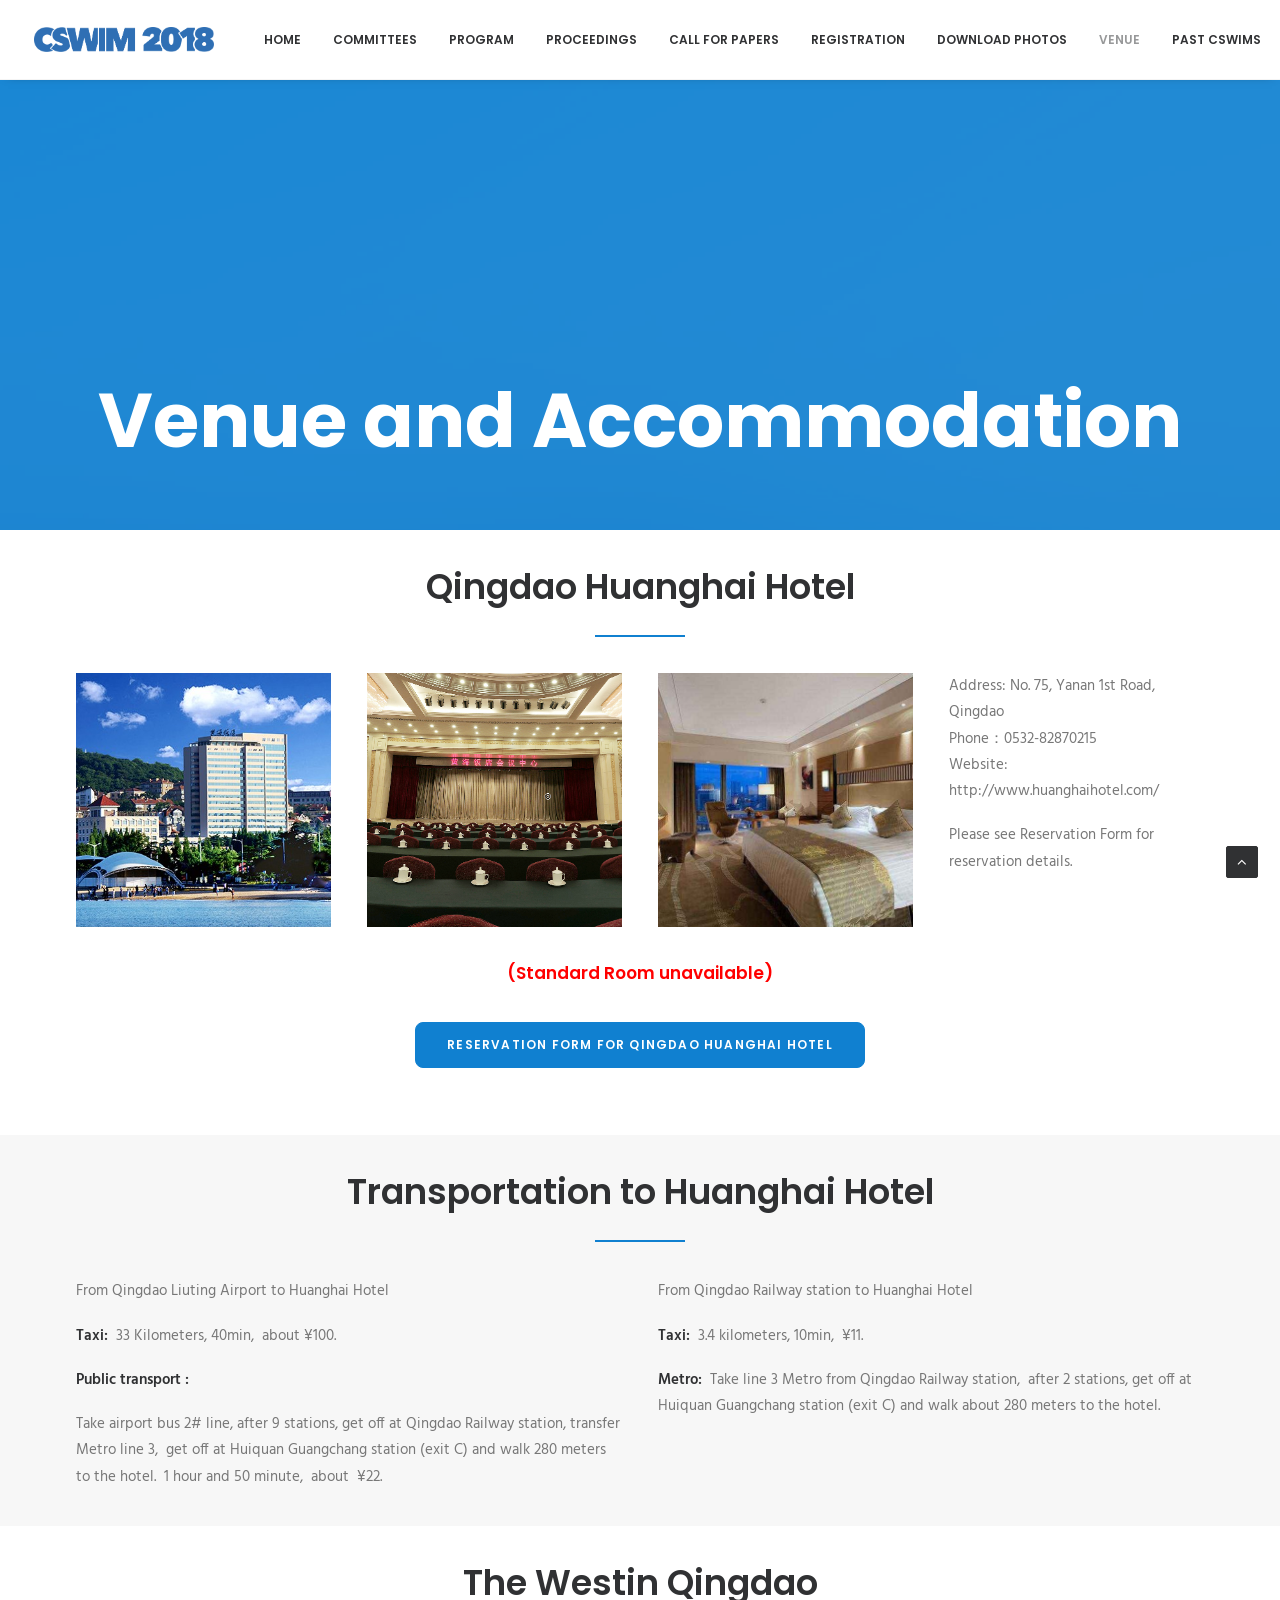
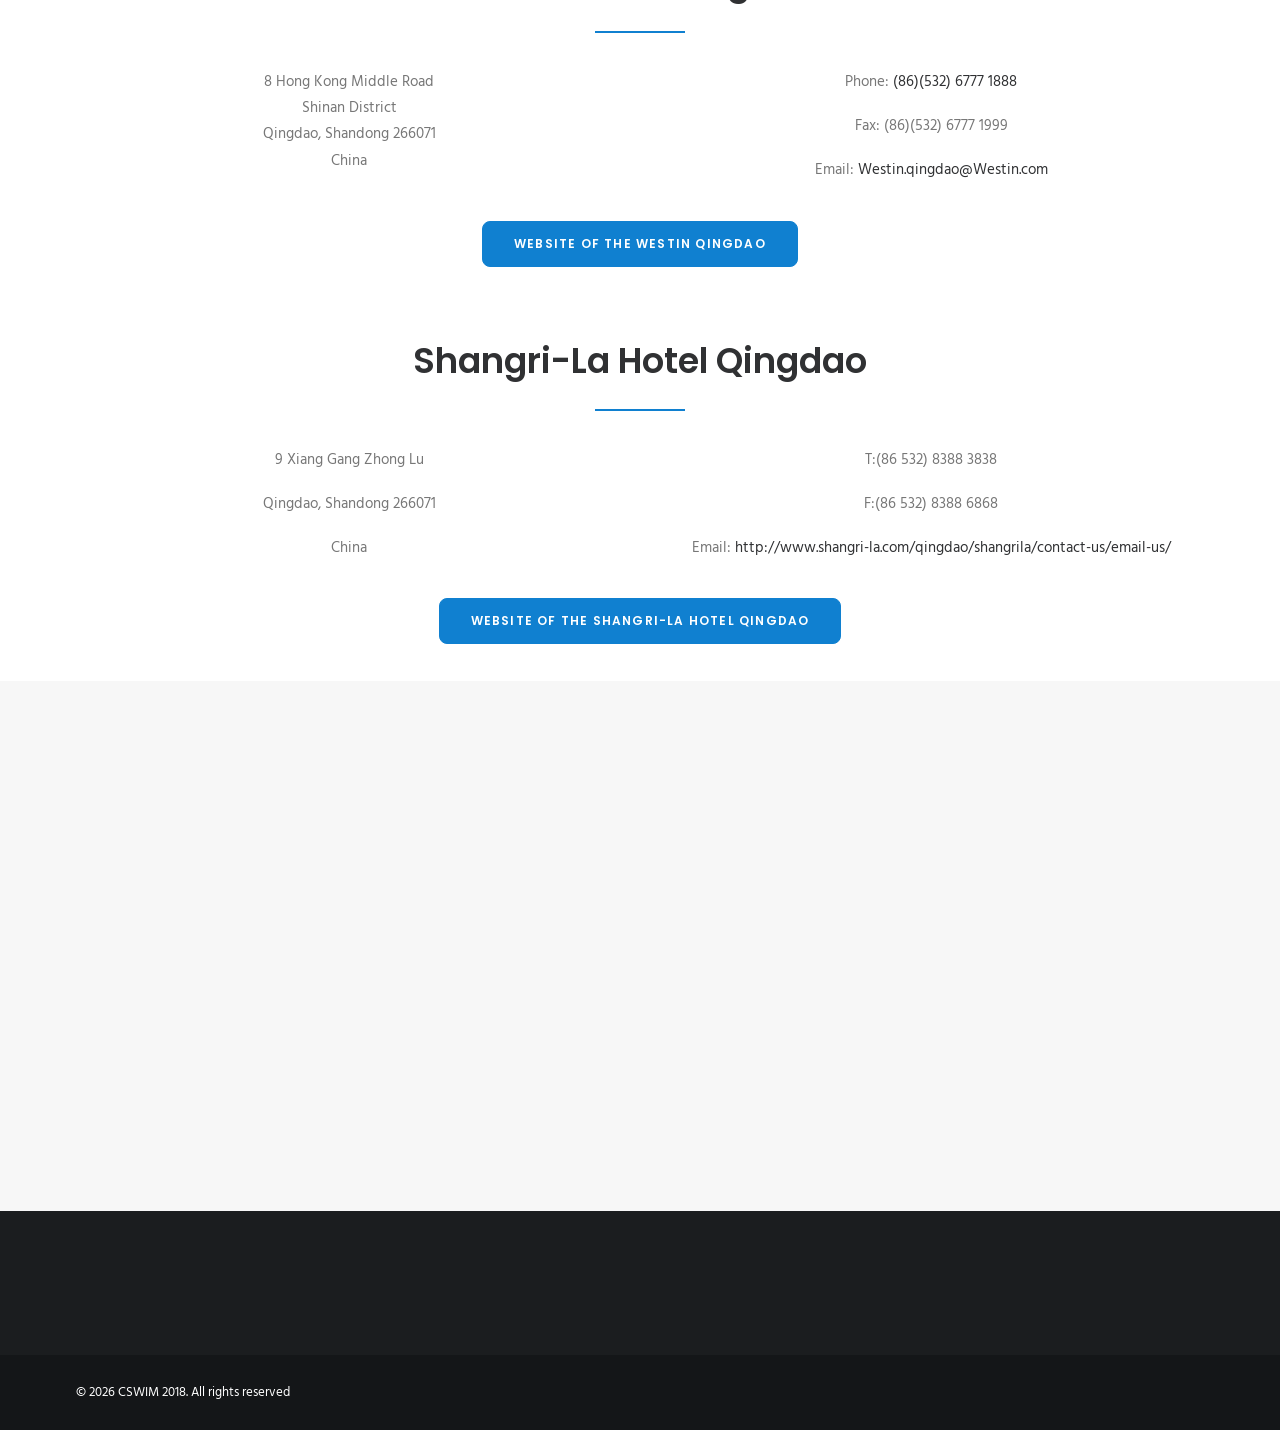
<file: venue/index.html>
<!DOCTYPE html><html class="no-touch" lang="en-US" xmlns="http://www.w3.org/1999/xhtml"><head>
<meta http-equiv="Content-Type" content="text/html; charset=UTF-8">
<meta name="viewport" content="width=device-width, initial-scale=1">
<link rel="profile" href="http://gmpg.org/xfn/11">
<link rel="pingback" href="https://2018.cswimworkshop.org/xmlrpc.php">
<title>Venue – CSWIM 2018</title>
<meta name="robots" content="max-image-preview:large">
<link rel="dns-prefetch" href="//fonts.googleapis.com">
<link rel="alternate" type="application/rss+xml" title="CSWIM 2018 » Feed" href="https://2018.cswimworkshop.org/feed/">
<link rel="alternate" type="application/rss+xml" title="CSWIM 2018 » Comments Feed" href="https://2018.cswimworkshop.org/comments/feed/">
<link rel="alternate" type="application/rss+xml" title="CSWIM 2018 » Venue Comments Feed" href="https://2018.cswimworkshop.org/venue/feed/">
<link rel="alternate" title="oEmbed (JSON)" type="application/json+oembed" href="https://2018.cswimworkshop.org/wp-json/oembed/1.0/embed?url=https%3A%2F%2F2018.cswimworkshop.org%2Fvenue%2F">
<link rel="alternate" title="oEmbed (XML)" type="text/xml+oembed" href="https://2018.cswimworkshop.org/wp-json/oembed/1.0/embed?url=https%3A%2F%2F2018.cswimworkshop.org%2Fvenue%2F&amp;format=xml">
<style id="wp-img-auto-sizes-contain-inline-css">
img:is([sizes=auto i],[sizes^="auto," i]){contain-intrinsic-size:3000px 1500px}
/*# sourceURL=wp-img-auto-sizes-contain-inline-css */
</style>
<style id="wp-emoji-styles-inline-css">

	img.wp-smiley, img.emoji {
		display: inline !important;
		border: none !important;
		box-shadow: none !important;
		height: 1em !important;
		width: 1em !important;
		margin: 0 0.07em !important;
		vertical-align: -0.1em !important;
		background: none !important;
		padding: 0 !important;
	}
/*# sourceURL=wp-emoji-styles-inline-css */
</style>
<style id="wp-block-library-inline-css">
:root{--wp-block-synced-color:#7a00df;--wp-block-synced-color--rgb:122,0,223;--wp-bound-block-color:var(--wp-block-synced-color);--wp-editor-canvas-background:#ddd;--wp-admin-theme-color:#007cba;--wp-admin-theme-color--rgb:0,124,186;--wp-admin-theme-color-darker-10:#006ba1;--wp-admin-theme-color-darker-10--rgb:0,107,160.5;--wp-admin-theme-color-darker-20:#005a87;--wp-admin-theme-color-darker-20--rgb:0,90,135;--wp-admin-border-width-focus:2px}@media (min-resolution:192dpi){:root{--wp-admin-border-width-focus:1.5px}}.wp-element-button{cursor:pointer}:root .has-very-light-gray-background-color{background-color:#eee}:root .has-very-dark-gray-background-color{background-color:#313131}:root .has-very-light-gray-color{color:#eee}:root .has-very-dark-gray-color{color:#313131}:root .has-vivid-green-cyan-to-vivid-cyan-blue-gradient-background{background:linear-gradient(135deg,#00d084,#0693e3)}:root .has-purple-crush-gradient-background{background:linear-gradient(135deg,#34e2e4,#4721fb 50%,#ab1dfe)}:root .has-hazy-dawn-gradient-background{background:linear-gradient(135deg,#faaca8,#dad0ec)}:root .has-subdued-olive-gradient-background{background:linear-gradient(135deg,#fafae1,#67a671)}:root .has-atomic-cream-gradient-background{background:linear-gradient(135deg,#fdd79a,#004a59)}:root .has-nightshade-gradient-background{background:linear-gradient(135deg,#330968,#31cdcf)}:root .has-midnight-gradient-background{background:linear-gradient(135deg,#020381,#2874fc)}:root{--wp--preset--font-size--normal:16px;--wp--preset--font-size--huge:42px}.has-regular-font-size{font-size:1em}.has-larger-font-size{font-size:2.625em}.has-normal-font-size{font-size:var(--wp--preset--font-size--normal)}.has-huge-font-size{font-size:var(--wp--preset--font-size--huge)}:root .has-text-align-center{text-align:center}:root .has-text-align-left{text-align:left}:root .has-text-align-right{text-align:right}.has-fit-text{white-space:nowrap!important}#end-resizable-editor-section{display:none}.aligncenter{clear:both}.items-justified-left{justify-content:flex-start}.items-justified-center{justify-content:center}.items-justified-right{justify-content:flex-end}.items-justified-space-between{justify-content:space-between}.screen-reader-text{word-wrap:normal!important;border:0;clip-path:inset(50%);height:1px;margin:-1px;overflow:hidden;padding:0;position:absolute;width:1px}.screen-reader-text:focus{background-color:#ddd;clip-path:none;color:#444;display:block;font-size:1em;height:auto;left:5px;line-height:normal;padding:15px 23px 14px;text-decoration:none;top:5px;width:auto;z-index:100000}html :where(.has-border-color){border-style:solid}html :where([style*=border-color]){border-style:solid}html :where([style*=border-top-color]){border-top-style:solid}html :where([style*=border-right-color]){border-right-style:solid}html :where([style*=border-bottom-color]){border-bottom-style:solid}html :where([style*=border-left-color]){border-left-style:solid}html :where([style*=border-width]){border-style:solid}html :where([style*=border-top-width]){border-top-style:solid}html :where([style*=border-right-width]){border-right-style:solid}html :where([style*=border-bottom-width]){border-bottom-style:solid}html :where([style*=border-left-width]){border-left-style:solid}html :where(img[class*=wp-image-]){height:auto;max-width:100%}:where(figure){margin:0 0 1em}html :where(.is-position-sticky){--wp-admin--admin-bar--position-offset:var(--wp-admin--admin-bar--height,0px)}@media screen and (max-width:600px){html :where(.is-position-sticky){--wp-admin--admin-bar--position-offset:0px}}

/*# sourceURL=/wp-includes/css/dist/block-library/common.min.css */
</style>
<style id="classic-theme-styles-inline-css">
/*! This file is auto-generated */
.wp-block-button__link{color:#fff;background-color:#32373c;border-radius:9999px;box-shadow:none;text-decoration:none;padding:calc(.667em + 2px) calc(1.333em + 2px);font-size:1.125em}.wp-block-file__button{background:#32373c;color:#fff;text-decoration:none}
/*# sourceURL=/wp-includes/css/classic-themes.min.css */
</style>

<style id="global-styles-inline-css">
:root{--wp--preset--aspect-ratio--square: 1;--wp--preset--aspect-ratio--4-3: 4/3;--wp--preset--aspect-ratio--3-4: 3/4;--wp--preset--aspect-ratio--3-2: 3/2;--wp--preset--aspect-ratio--2-3: 2/3;--wp--preset--aspect-ratio--16-9: 16/9;--wp--preset--aspect-ratio--9-16: 9/16;--wp--preset--color--black: #000000;--wp--preset--color--cyan-bluish-gray: #abb8c3;--wp--preset--color--white: #ffffff;--wp--preset--color--pale-pink: #f78da7;--wp--preset--color--vivid-red: #cf2e2e;--wp--preset--color--luminous-vivid-orange: #ff6900;--wp--preset--color--luminous-vivid-amber: #fcb900;--wp--preset--color--light-green-cyan: #7bdcb5;--wp--preset--color--vivid-green-cyan: #00d084;--wp--preset--color--pale-cyan-blue: #8ed1fc;--wp--preset--color--vivid-cyan-blue: #0693e3;--wp--preset--color--vivid-purple: #9b51e0;--wp--preset--gradient--vivid-cyan-blue-to-vivid-purple: linear-gradient(135deg,rgb(6,147,227) 0%,rgb(155,81,224) 100%);--wp--preset--gradient--light-green-cyan-to-vivid-green-cyan: linear-gradient(135deg,rgb(122,220,180) 0%,rgb(0,208,130) 100%);--wp--preset--gradient--luminous-vivid-amber-to-luminous-vivid-orange: linear-gradient(135deg,rgb(252,185,0) 0%,rgb(255,105,0) 100%);--wp--preset--gradient--luminous-vivid-orange-to-vivid-red: linear-gradient(135deg,rgb(255,105,0) 0%,rgb(207,46,46) 100%);--wp--preset--gradient--very-light-gray-to-cyan-bluish-gray: linear-gradient(135deg,rgb(238,238,238) 0%,rgb(169,184,195) 100%);--wp--preset--gradient--cool-to-warm-spectrum: linear-gradient(135deg,rgb(74,234,220) 0%,rgb(151,120,209) 20%,rgb(207,42,186) 40%,rgb(238,44,130) 60%,rgb(251,105,98) 80%,rgb(254,248,76) 100%);--wp--preset--gradient--blush-light-purple: linear-gradient(135deg,rgb(255,206,236) 0%,rgb(152,150,240) 100%);--wp--preset--gradient--blush-bordeaux: linear-gradient(135deg,rgb(254,205,165) 0%,rgb(254,45,45) 50%,rgb(107,0,62) 100%);--wp--preset--gradient--luminous-dusk: linear-gradient(135deg,rgb(255,203,112) 0%,rgb(199,81,192) 50%,rgb(65,88,208) 100%);--wp--preset--gradient--pale-ocean: linear-gradient(135deg,rgb(255,245,203) 0%,rgb(182,227,212) 50%,rgb(51,167,181) 100%);--wp--preset--gradient--electric-grass: linear-gradient(135deg,rgb(202,248,128) 0%,rgb(113,206,126) 100%);--wp--preset--gradient--midnight: linear-gradient(135deg,rgb(2,3,129) 0%,rgb(40,116,252) 100%);--wp--preset--font-size--small: 13px;--wp--preset--font-size--medium: 20px;--wp--preset--font-size--large: 36px;--wp--preset--font-size--x-large: 42px;--wp--preset--spacing--20: 0.44rem;--wp--preset--spacing--30: 0.67rem;--wp--preset--spacing--40: 1rem;--wp--preset--spacing--50: 1.5rem;--wp--preset--spacing--60: 2.25rem;--wp--preset--spacing--70: 3.38rem;--wp--preset--spacing--80: 5.06rem;--wp--preset--shadow--natural: 6px 6px 9px rgba(0, 0, 0, 0.2);--wp--preset--shadow--deep: 12px 12px 50px rgba(0, 0, 0, 0.4);--wp--preset--shadow--sharp: 6px 6px 0px rgba(0, 0, 0, 0.2);--wp--preset--shadow--outlined: 6px 6px 0px -3px rgb(255, 255, 255), 6px 6px rgb(0, 0, 0);--wp--preset--shadow--crisp: 6px 6px 0px rgb(0, 0, 0);}:where(body) { margin: 0; }:where(.is-layout-flex){gap: 0.5em;}:where(.is-layout-grid){gap: 0.5em;}body .is-layout-flex{display: flex;}.is-layout-flex{flex-wrap: wrap;align-items: center;}.is-layout-flex > :is(*, div){margin: 0;}body .is-layout-grid{display: grid;}.is-layout-grid > :is(*, div){margin: 0;}body{padding-top: 0px;padding-right: 0px;padding-bottom: 0px;padding-left: 0px;}:root :where(.wp-element-button, .wp-block-button__link){background-color: #32373c;border-width: 0;color: #fff;font-family: inherit;font-size: inherit;font-style: inherit;font-weight: inherit;letter-spacing: inherit;line-height: inherit;padding-top: calc(0.667em + 2px);padding-right: calc(1.333em + 2px);padding-bottom: calc(0.667em + 2px);padding-left: calc(1.333em + 2px);text-decoration: none;text-transform: inherit;}.has-black-color{color: var(--wp--preset--color--black) !important;}.has-cyan-bluish-gray-color{color: var(--wp--preset--color--cyan-bluish-gray) !important;}.has-white-color{color: var(--wp--preset--color--white) !important;}.has-pale-pink-color{color: var(--wp--preset--color--pale-pink) !important;}.has-vivid-red-color{color: var(--wp--preset--color--vivid-red) !important;}.has-luminous-vivid-orange-color{color: var(--wp--preset--color--luminous-vivid-orange) !important;}.has-luminous-vivid-amber-color{color: var(--wp--preset--color--luminous-vivid-amber) !important;}.has-light-green-cyan-color{color: var(--wp--preset--color--light-green-cyan) !important;}.has-vivid-green-cyan-color{color: var(--wp--preset--color--vivid-green-cyan) !important;}.has-pale-cyan-blue-color{color: var(--wp--preset--color--pale-cyan-blue) !important;}.has-vivid-cyan-blue-color{color: var(--wp--preset--color--vivid-cyan-blue) !important;}.has-vivid-purple-color{color: var(--wp--preset--color--vivid-purple) !important;}.has-black-background-color{background-color: var(--wp--preset--color--black) !important;}.has-cyan-bluish-gray-background-color{background-color: var(--wp--preset--color--cyan-bluish-gray) !important;}.has-white-background-color{background-color: var(--wp--preset--color--white) !important;}.has-pale-pink-background-color{background-color: var(--wp--preset--color--pale-pink) !important;}.has-vivid-red-background-color{background-color: var(--wp--preset--color--vivid-red) !important;}.has-luminous-vivid-orange-background-color{background-color: var(--wp--preset--color--luminous-vivid-orange) !important;}.has-luminous-vivid-amber-background-color{background-color: var(--wp--preset--color--luminous-vivid-amber) !important;}.has-light-green-cyan-background-color{background-color: var(--wp--preset--color--light-green-cyan) !important;}.has-vivid-green-cyan-background-color{background-color: var(--wp--preset--color--vivid-green-cyan) !important;}.has-pale-cyan-blue-background-color{background-color: var(--wp--preset--color--pale-cyan-blue) !important;}.has-vivid-cyan-blue-background-color{background-color: var(--wp--preset--color--vivid-cyan-blue) !important;}.has-vivid-purple-background-color{background-color: var(--wp--preset--color--vivid-purple) !important;}.has-black-border-color{border-color: var(--wp--preset--color--black) !important;}.has-cyan-bluish-gray-border-color{border-color: var(--wp--preset--color--cyan-bluish-gray) !important;}.has-white-border-color{border-color: var(--wp--preset--color--white) !important;}.has-pale-pink-border-color{border-color: var(--wp--preset--color--pale-pink) !important;}.has-vivid-red-border-color{border-color: var(--wp--preset--color--vivid-red) !important;}.has-luminous-vivid-orange-border-color{border-color: var(--wp--preset--color--luminous-vivid-orange) !important;}.has-luminous-vivid-amber-border-color{border-color: var(--wp--preset--color--luminous-vivid-amber) !important;}.has-light-green-cyan-border-color{border-color: var(--wp--preset--color--light-green-cyan) !important;}.has-vivid-green-cyan-border-color{border-color: var(--wp--preset--color--vivid-green-cyan) !important;}.has-pale-cyan-blue-border-color{border-color: var(--wp--preset--color--pale-cyan-blue) !important;}.has-vivid-cyan-blue-border-color{border-color: var(--wp--preset--color--vivid-cyan-blue) !important;}.has-vivid-purple-border-color{border-color: var(--wp--preset--color--vivid-purple) !important;}.has-vivid-cyan-blue-to-vivid-purple-gradient-background{background: var(--wp--preset--gradient--vivid-cyan-blue-to-vivid-purple) !important;}.has-light-green-cyan-to-vivid-green-cyan-gradient-background{background: var(--wp--preset--gradient--light-green-cyan-to-vivid-green-cyan) !important;}.has-luminous-vivid-amber-to-luminous-vivid-orange-gradient-background{background: var(--wp--preset--gradient--luminous-vivid-amber-to-luminous-vivid-orange) !important;}.has-luminous-vivid-orange-to-vivid-red-gradient-background{background: var(--wp--preset--gradient--luminous-vivid-orange-to-vivid-red) !important;}.has-very-light-gray-to-cyan-bluish-gray-gradient-background{background: var(--wp--preset--gradient--very-light-gray-to-cyan-bluish-gray) !important;}.has-cool-to-warm-spectrum-gradient-background{background: var(--wp--preset--gradient--cool-to-warm-spectrum) !important;}.has-blush-light-purple-gradient-background{background: var(--wp--preset--gradient--blush-light-purple) !important;}.has-blush-bordeaux-gradient-background{background: var(--wp--preset--gradient--blush-bordeaux) !important;}.has-luminous-dusk-gradient-background{background: var(--wp--preset--gradient--luminous-dusk) !important;}.has-pale-ocean-gradient-background{background: var(--wp--preset--gradient--pale-ocean) !important;}.has-electric-grass-gradient-background{background: var(--wp--preset--gradient--electric-grass) !important;}.has-midnight-gradient-background{background: var(--wp--preset--gradient--midnight) !important;}.has-small-font-size{font-size: var(--wp--preset--font-size--small) !important;}.has-medium-font-size{font-size: var(--wp--preset--font-size--medium) !important;}.has-large-font-size{font-size: var(--wp--preset--font-size--large) !important;}.has-x-large-font-size{font-size: var(--wp--preset--font-size--x-large) !important;}
/*# sourceURL=global-styles-inline-css */
</style>

<link rel="stylesheet" id="contact-form-7-css" href="../wp-content/plugins/contact-form-7/includes/css/styles__ver=6.1.6.css" media="all">
<link rel="stylesheet" id="uncodefont-google-css" href="//fonts.googleapis.com/css?family=Poppins:300,regular,500,600,700%7CHind:300,regular,500,600,700%7CDroid+Serif:regular,italic,700,700italic%7CDosis:200,300,regular,500,600,700,800%7CPlayfair+Display:regular,italic,700,700italic,900,900italic%7COswald:300,regular,700%7CRoboto:100,100italic,300,300italic,regular,italic,500,500italic,700,700italic,900,900italic%7CSource+Sans+Pro:200,200italic,300,300italic,regular,italic,600,600italic,700,700italic,900,900italic&amp;subset=devanagari,latin-ext,latin,cyrillic,vietnamese,greek,cyrillic-ext,greek-ext&amp;ver=2.5.0" media="all">
<link rel="stylesheet" id="uncode-style-css" href="../wp-content/themes/uncode/library/css/style.css" media="all">
<style id="uncode-style-inline-css">

@media (min-width: 960px) { .limit-width { max-width: 1200px; margin: auto;}}
.menu-primary ul.menu-smart > li > a, .menu-primary ul.menu-smart li.dropdown > a, .menu-primary ul.menu-smart li.mega-menu > a, .vmenu-container ul.menu-smart > li > a, .vmenu-container ul.menu-smart li.dropdown > a { text-transform: uppercase; }
#changer-back-color { transition: background-color 1000ms cubic-bezier(0.25, 1, 0.5, 1) !important; } #changer-back-color > div { transition: opacity 1000ms cubic-bezier(0.25, 1, 0.5, 1) !important; } body.bg-changer-init.disable-hover .main-wrapper .style-light,  body.bg-changer-init.disable-hover .main-wrapper .style-light h1,  body.bg-changer-init.disable-hover .main-wrapper .style-light h2, body.bg-changer-init.disable-hover .main-wrapper .style-light h3, body.bg-changer-init.disable-hover .main-wrapper .style-light h4, body.bg-changer-init.disable-hover .main-wrapper .style-light h5, body.bg-changer-init.disable-hover .main-wrapper .style-light h6, body.bg-changer-init.disable-hover .main-wrapper .style-light a, body.bg-changer-init.disable-hover .main-wrapper .style-dark, body.bg-changer-init.disable-hover .main-wrapper .style-dark h1, body.bg-changer-init.disable-hover .main-wrapper .style-dark h2, body.bg-changer-init.disable-hover .main-wrapper .style-dark h3, body.bg-changer-init.disable-hover .main-wrapper .style-dark h4, body.bg-changer-init.disable-hover .main-wrapper .style-dark h5, body.bg-changer-init.disable-hover .main-wrapper .style-dark h6, body.bg-changer-init.disable-hover .main-wrapper .style-dark a { transition: color 1000ms cubic-bezier(0.25, 1, 0.5, 1) !important; } body.bg-changer-init.disable-hover .main-wrapper .heading-text-highlight-inner { transition-property: right, background; transition-duration: 1000ms }
/*# sourceURL=uncode-style-inline-css */
</style>
<link rel="stylesheet" id="uncode-icons-css" href="../wp-content/themes/uncode/library/css/uncode-icons.css" media="all">
<link rel="stylesheet" id="uncode-custom-style-css" href="../wp-content/themes/uncode/library/css/style-custom.css" media="all">
<script id="uncode-init-js-extra">
var SiteParameters = {"days":"days","hours":"hours","minutes":"minutes","seconds":"seconds","constant_scroll":"on","scroll_speed":"2","parallax_factor":"0.25","loading":"Loading\u2026","slide_name":"slide","slide_footer":"footer","ajax_url":"https://2018.cswimworkshop.org/wp-admin/admin-ajax.php","nonce_adaptive_images":"f650e86973","nonce_srcset_async":"601acc0209","enable_debug":"","block_mobile_videos":"","is_frontend_editor":"","mobile_parallax_allowed":"","wireframes_plugin_active":"","sticky_elements":"","lazyload_type":"","resize_quality":"90","register_metadata":"","bg_changer_time":"1000","update_wc_fragments":"1","optimize_shortpixel_image":"","custom_cursor_selector":"[href], .trigger-overlay, .owl-next, .owl-prev, .owl-dot, input[type=\"submit\"], button[type=\"submit\"], a[class^=\"ilightbox\"], .ilightbox-thumbnail, .ilightbox-prev, .ilightbox-next, .overlay-close, .unmodal-close, .qty-inset \u003E span, .share-button li, .uncode-post-titles .tmb.tmb-click-area, .btn-link, .tmb-click-row .t-inside","mobile_parallax_animation":""};
//# sourceURL=uncode-init-js-extra
</script>
<script id="uncode-init-js" src="../wp-content/themes/uncode/library/js/init.min.js"></script>
<script id="jquery-core-js" src="../wp-includes/js/jquery/jquery.min__ver=3.7.1.js"></script>
<script id="jquery-migrate-js" src="../wp-includes/js/jquery/jquery-migrate.min__ver=3.4.1.js"></script>
<link rel="https://api.w.org/" href="https://2018.cswimworkshop.org/wp-json/"><link rel="alternate" title="JSON" type="application/json" href="https://2018.cswimworkshop.org/wp-json/wp/v2/pages/54543"><link rel="EditURI" type="application/rsd+xml" title="RSD" href="https://2018.cswimworkshop.org/xmlrpc.php?rsd">
<meta name="generator" content="WordPress 7.0.1">
<link rel="canonical" href="./venue">
<link rel="shortlink" href="https://2018.cswimworkshop.org/?p=54543">
<style>.recentcomments a{display:inline !important;padding:0 !important;margin:0 !important;}</style><!--[if lte IE 9]><link rel="stylesheet" type="text/css" href="../wp-content/plugins/uncode-js_composer/assets/css/vc_lte_ie9.min.css" media="screen"><![endif]--><!--[if IE  8]><link rel="stylesheet" type="text/css" href="../wp-content/plugins/uncode-js_composer/assets/css/vc-ie8.min.css" media="screen"><![endif]--><link rel="icon" href="../wp-content/uploads/2017/01/cropped-favicon-32x32.png" sizes="32x32">
<link rel="icon" href="../wp-content/uploads/2017/01/cropped-favicon-192x192.png" sizes="192x192">
<link rel="apple-touch-icon" href="../wp-content/uploads/2017/01/cropped-favicon-180x180.png">
<meta name="msapplication-TileImage" content="https://2018.cswimworkshop.org/wp-content/uploads/2017/01/cropped-favicon-270x270.png">
<style type="text/css" data-type="vc_shortcodes-custom-css">.vc_custom_1516461194617{margin-top: 30px !important;}</style><noscript><style type="text/css"> .wpb_animate_when_almost_visible { opacity: 1; }</style></noscript></head>
<body class="wp-singular page-template-default page page-id-54543 wp-theme-uncode  style-color-wayh-bg hormenu-position-left megamenu-full-submenu hmenu hmenu-position-right header-full-width main-center-align mobile-parallax-not-allowed ilb-no-bounce qw-body-scroll-disabled wpb-js-composer js-comp-ver-4.12.1 vc_responsive" data-border="0">
		<div class="body-borders" data-border="0"><div class="top-border body-border-shadow"></div><div class="right-border body-border-shadow"></div><div class="bottom-border body-border-shadow"></div><div class="left-border body-border-shadow"></div><div class="top-border style-light-bg"></div><div class="right-border style-light-bg"></div><div class="bottom-border style-light-bg"></div><div class="left-border style-light-bg"></div></div>	<div class="box-wrapper">
		<div class="box-container">
		<script type="text/javascript" id="initBox">UNCODE.initBox();</script>
		<div class="menu-wrapper menu-shrink menu-hide-only menu-no-arrows">
													
													<header id="masthead" class="navbar menu-primary menu-light submenu-dark menu-transparent menu-add-padding style-light-original menu-absolute menu-with-logo">
														<div class="menu-container menu-hide style-color-xsdn-bg menu-borders menu-shadows">
															<div class="row-menu">
																<div class="row-menu-inner">
																	<div id="logo-container-mobile" class="col-lg-0 logo-container middle">
																		<div id="main-logo" class="navbar-header style-light">
																			<a href="../index.html" class="navbar-brand" data-minheight="14"><div class="logo-image main-logo  logo-light" data-maxheight="25" style="height: 25px;"><img fetchpriority="high" decoding="async" src="../wp-content/uploads/2017/01/CSWIM2018-blue.png" alt="logo" width="1094" height="152" class="img-responsive"></div><div class="logo-image main-logo  logo-dark" data-maxheight="25" style="height: 25px;display:none;"><img decoding="async" src="../wp-content/uploads/2017/01/CSWIM2018-white.png" alt="logo" width="1094" height="152" class="img-responsive"></div></a>
																		</div>
																		<div class="mmb-container"><div class="mobile-additional-icons"></div><div class="mobile-menu-button mobile-menu-button-light lines-button"><span class="lines"><span></span></span></div></div>
																	</div>
																	<div class="col-lg-12 main-menu-container middle">
																		<div class="menu-horizontal">
																			<div class="menu-horizontal-inner">
																				<div class="nav navbar-nav navbar-main navbar-nav-first"><ul id="menu-main-menu" class="menu-primary-inner menu-smart sm"><li id="menu-item-54080" class="menu-item menu-item-type-post_type menu-item-object-page menu-item-home menu-item-54080 menu-item-link"><a title="Home" href="../index.html">Home<i class="fa fa-angle-right fa-dropdown"></i></a></li>
<li id="menu-item-55016" class="menu-item menu-item-type-custom menu-item-object-custom menu-item-has-children menu-item-55016 dropdown menu-item-link"><a title="Committees" href="./index.html" data-toggle="dropdown" class="dropdown-toggle" data-type="title">Committees<i class="fa fa-angle-down fa-dropdown"></i></a>
<ul role="menu" class="drop-menu">
	<li id="menu-item-55019" class="menu-item menu-item-type-post_type menu-item-object-page menu-item-55019"><a title="Organizing Committee" href="../organizing-committee/index.html">Organizing Committee<i class="fa fa-angle-right fa-dropdown"></i></a></li>
	<li id="menu-item-55017" class="menu-item menu-item-type-post_type menu-item-object-page menu-item-55017"><a title="Advisory Committee" href="../advisory-committee/index.html">Advisory Committee<i class="fa fa-angle-right fa-dropdown"></i></a></li>
	<li id="menu-item-55018" class="menu-item menu-item-type-post_type menu-item-object-page menu-item-55018"><a title="Program Committee" href="../program-committee/index.html">Program Committee<i class="fa fa-angle-right fa-dropdown"></i></a></li>
	<li id="menu-item-55070" class="menu-item menu-item-type-post_type menu-item-object-page menu-item-55070"><a title="Best Paper Committee" href="../best-paper-committee/index.html">Best Paper Committee<i class="fa fa-angle-right fa-dropdown"></i></a></li>
</ul>
</li>
<li id="menu-item-55129" class="menu-item menu-item-type-custom menu-item-object-custom menu-item-has-children menu-item-55129 dropdown menu-item-link"><a title="Program" href="./index.html" data-toggle="dropdown" class="dropdown-toggle" data-type="title">Program<i class="fa fa-angle-down fa-dropdown"></i></a>
<ul role="menu" class="drop-menu">
	<li id="menu-item-55115" class="menu-item menu-item-type-post_type menu-item-object-page menu-item-55115"><a title="Keynote Speakers" href="../keynote-speakers/index.html">Keynote Speakers<i class="fa fa-angle-right fa-dropdown"></i></a></li>
	<li id="menu-item-55171" class="menu-item menu-item-type-custom menu-item-object-custom menu-item-55171"><a title="Download Program (pdf)" href="http://2018.cswimworkshop.org/wp-content/uploads/2017/01/CSWIM2018-Program.pdf">Download Program (pdf)<i class="fa fa-angle-right fa-dropdown"></i></a></li>
	<li id="menu-item-55128" class="menu-item menu-item-type-post_type menu-item-object-page menu-item-55128"><a title="Schedule" href="../schedule/index.html">Schedule<i class="fa fa-angle-right fa-dropdown"></i></a></li>
</ul>
</li>
<li id="menu-item-55180" class="menu-item menu-item-type-post_type menu-item-object-page menu-item-55180 menu-item-link"><a title="Proceedings" href="../proceedings/index.html">Proceedings<i class="fa fa-angle-right fa-dropdown"></i></a></li>
<li id="menu-item-54188" class="menu-item menu-item-type-post_type menu-item-object-page menu-item-54188 menu-item-link"><a title="Call for Papers" href="../call-for-papers/index.html">Call for Papers<i class="fa fa-angle-right fa-dropdown"></i></a></li>
<li id="menu-item-55053" class="menu-item menu-item-type-post_type menu-item-object-page menu-item-55053 menu-item-link"><a title="Registration" href="../registration/index.html">Registration<i class="fa fa-angle-right fa-dropdown"></i></a></li>
<li id="menu-item-55187" class="menu-item menu-item-type-custom menu-item-object-custom menu-item-55187 menu-item-link"><a title="Download Photos" href="https://pan.baidu.com/s/1Al6X3M-5N5d1iRhJA-kOzQ">Download Photos<i class="fa fa-angle-right fa-dropdown"></i></a></li>
<li id="menu-item-55006" class="menu-item menu-item-type-custom menu-item-object-custom current-menu-ancestor current-menu-parent menu-item-has-children menu-item-55006 dropdown menu-item-link"><a title="Venue" href="./index.html" data-toggle="dropdown" class="dropdown-toggle" data-type="title">Venue<i class="fa fa-angle-down fa-dropdown"></i></a>
<ul role="menu" class="drop-menu">
	<li id="menu-item-55008" class="menu-item menu-item-type-post_type menu-item-object-page current-menu-item page_item page-item-54543 current_page_item menu-item-55008 active"><a title="Venue and Accommodation" href="./index.html">Venue and Accommodation<i class="fa fa-angle-right fa-dropdown"></i></a></li>
	<li id="menu-item-55007" class="menu-item menu-item-type-post_type menu-item-object-page menu-item-55007"><a title="Tours in Qingdao" href="../tours/index.html">Tours in Qingdao<i class="fa fa-angle-right fa-dropdown"></i></a></li>
</ul>
</li>
<li id="menu-item-54414" class="menu-item menu-item-type-custom menu-item-object-custom menu-item-54414 menu-item-link"><a title="Past CSWIMs" href="http://cswimworkshop.org">Past CSWIMs<i class="fa fa-angle-right fa-dropdown"></i></a></li>
</ul></div><div class="nav navbar-nav navbar-nav-last"><ul class="menu-smart sm menu-icons"><li class="menu-item-link search-icon style-light dropdown "><a href="./index.html" class="trigger-overlay search-icon" data-area="search" data-container="box-container">
													<i class="fa fa-search3"></i><span class="desktop-hidden"><span>Search</span></span><i class="fa fa-angle-down fa-dropdown desktop-hidden"></i>
													</a><ul role="menu" class="drop-menu desktop-hidden">
														<li>
															<form class="search ccc" method="get" action="https://2018.cswimworkshop.org/">
																<input type="search" class="search-field no-livesearch" placeholder="Search…" value="" name="s" title="Search…"></form>
														</li>
													</ul></li></ul></div></div>
																		</div>
																	</div>
																</div>
															</div>
														</div>
													</header>
												</div>			<script type="text/javascript" id="fixMenuHeight">UNCODE.fixMenuHeight();</script>
			<div class="main-wrapper">
				<div class="main-container">
					<div class="page-wrapper">
						<div class="sections-container">
<script type="text/javascript">UNCODE.initHeader();</script><article id="post-54543" class="page-body style-color-xsdn-bg post-54543 page type-page status-publish hentry">
						<div class="post-wrapper">
							<div class="post-body"><div class="post-content un-no-sidebar-layout"><div data-parent="true" class="vc_row style-color-wayh-bg row-container" id="row-unique-0"><div class="row-background background-element">
											<div class="background-wrapper">
												<div class="background-inner" style="background-image: url(../wp-content/uploads/2016/09/photo-placeholder-20.jpg);background-repeat: no-repeat;background-position: center top;background-attachment: scroll;background-size: cover;" data-imgready="true"></div>
												<div class="block-bg-overlay style-accent-bg" style="opacity: 0.9;"></div>
											</div>
										</div><div class="row double-top-padding double-bottom-padding single-h-padding limit-width row-parent" data-height-ratio="50"><div class="wpb_row row-inner"><div class="wpb_column pos-bottom pos-center align_center column_parent col-lg-12 single-internal-gutter"><div class="uncol style-dark"><div class="uncoltable"><div class="uncell no-block-padding"><div class="uncont"><div class="vc_custom_heading_wrap "><div class="heading-text el-text"><h1 class="font-762333 fontsize-338686 fontheight-179065 font-weight-700"><span><span class="font-762333">Venue and Accommodation</span></span></h1></div><div class="clear"></div></div></div></div></div></div></div><script id="script-row-unique-0" data-row="script-row-unique-0" type="text/javascript" class="vc_controls">UNCODE.initRow(document.getElementById("row-unique-0"));</script></div></div></div><div data-parent="true" class="vc_row row-container" id="row-unique-1"><div class="row limit-width row-parent"><div class="wpb_row row-inner"><div class="wpb_column pos-top pos-center align_center column_parent col-lg-12 single-internal-gutter"><div class="uncol style-light"><div class="uncoltable"><div class="uncell no-block-padding"><div class="uncont"><div class="vc_custom_heading_wrap "><div class="heading-text el-text"><h1 class="font-762333 h1"><span><b>Qingdao Huanghai Hotel</b></span></h1><hr class="separator-break separator-accent"></div><div class="clear"></div></div><div class="vc_row row-internal row-container"><div class="row row-child"><div class="wpb_row row-inner"><div class="wpb_column pos-top pos-center align_left column_child col-lg-3 single-internal-gutter"><div class="uncol style-light"><div class="uncoltable"><div class="uncell no-block-padding"><div class="uncont"><div class="uncode-single-media  text-center"><div class="single-wrapper" style="max-width: 100%;"><div class="tmb tmb-light  tmb-img-ratio tmb-media-first tmb-media-last tmb-content-overlay tmb-no-bg"><div class="t-inside"><div class="t-entry-visual"><div class="t-entry-visual-tc"><div class="uncode-single-media-wrapper"><div class="dummy" style="padding-top: 100%;"></div><div class="t-entry-visual-overlay"><div class="t-entry-visual-overlay-in style-dark-bg" style="opacity: 0.5;"></div></div><img decoding="async" class="wp-image-55035" src="../wp-content/uploads/2018/03/hotel-picture-1-uai-394x394.jpg" width="394" height="394" alt=""></div>
					</div>
				</div></div></div></div></div></div></div></div></div></div><div class="wpb_column pos-top pos-center align_left column_child col-lg-3 single-internal-gutter"><div class="uncol style-light"><div class="uncoltable"><div class="uncell no-block-padding"><div class="uncont"><div class="uncode-single-media  text-center"><div class="single-wrapper" style="max-width: 100%;"><div class="tmb tmb-light  tmb-img-ratio tmb-media-first tmb-media-last tmb-content-overlay tmb-no-bg"><div class="t-inside"><div class="t-entry-visual"><div class="t-entry-visual-tc"><div class="uncode-single-media-wrapper"><div class="dummy" style="padding-top: 100%;"></div><div class="t-entry-visual-overlay"><div class="t-entry-visual-overlay-in style-dark-bg" style="opacity: 0.5;"></div></div><img decoding="async" class="wp-image-55036" src="../wp-content/uploads/2018/03/hotel-picture-2-uai-399x399.png" width="399" height="399" alt=""></div>
					</div>
				</div></div></div></div></div></div></div></div></div></div><div class="wpb_column pos-top pos-center align_left column_child col-lg-3 single-internal-gutter"><div class="uncol style-light"><div class="uncoltable"><div class="uncell no-block-padding"><div class="uncont"><div class="uncode-single-media  text-left"><div class="single-wrapper" style="max-width: 100%;"><div class="tmb tmb-light  tmb-img-ratio tmb-media-first tmb-media-last tmb-content-overlay tmb-no-bg"><div class="t-inside"><div class="t-entry-visual"><div class="t-entry-visual-tc"><div class="uncode-single-media-wrapper"><div class="dummy" style="padding-top: 100%;"></div><div class="t-entry-visual-overlay"><div class="t-entry-visual-overlay-in style-dark-bg" style="opacity: 0.5;"></div></div><img decoding="async" class="wp-image-55086" src="../wp-content/uploads/2018/04/WechatIMG12-uai-518x518.jpeg" width="518" height="518" alt=""></div>
					</div>
				</div></div></div></div></div></div></div></div></div></div><div class="wpb_column pos-top pos-center align_left column_child col-lg-3 single-internal-gutter"><div class="uncol style-light"><div class="uncoltable"><div class="uncell no-block-padding"><div class="uncont"><div class="uncode_text_column"><p>Address: No. 75, Yanan 1st Road, Qingdao<br>
Phone：0532-82870215<br>
Website: http://www.huanghaihotel.com/</p>
<p>Please see Reservation Form&nbsp;for reservation details.</p>
</div></div></div></div></div></div></div></div></div><div class="uncode_text_column"><h5><span class="font-762333" style="color: #ff0000;">(Standard Room unavailable)</span></h5>
</div><span class="btn-container"><a href="http://2018.cswimworkshop.org/wp-content/uploads/2017/01/hotel-0601.docx" class="custom-link btn btn-accent btn-round btn-icon-left" target="_blank">Reservation Form for Qingdao Huanghai Hotel</a></span></div></div></div></div></div><script id="script-row-unique-1" data-row="script-row-unique-1" type="text/javascript" class="vc_controls">UNCODE.initRow(document.getElementById("row-unique-1"));</script></div></div></div><div data-parent="true" class="vc_row style-color-lxmt-bg vc_custom_1516461194617 row-container" style="margin-top: 30px ;" id="row-unique-2"><div class="row limit-width row-parent"><div class="wpb_row row-inner"><div class="wpb_column pos-top pos-center align_center column_parent col-lg-12 single-internal-gutter"><div class="uncol style-light"><div class="uncoltable"><div class="uncell no-block-padding"><div class="uncont"><div class="vc_custom_heading_wrap "><div class="heading-text el-text"><h1 class="font-762333 h1"><span><b>Transportation to Huanghai Hotel</b></span></h1><hr class="separator-break separator-accent"></div><div class="clear"></div></div><div class="vc_row row-internal row-container"><div class="row row-child"><div class="wpb_row row-inner"><div class="wpb_column pos-top pos-center align_left column_child col-lg-6 single-internal-gutter"><div class="uncol style-light"><div class="uncoltable"><div class="uncell no-block-padding"><div class="uncont"><div class="uncode_text_column"><p>From Qingdao Liuting Airport to Huanghai Hotel</p>
<p><b>Taxi:</b>&nbsp; 33 Kilometers, 40min,&nbsp; about ¥100.</p>
<p><b>Public transport :</b></p>
<p>Take airport bus 2# line, after 9 stations, get off at Qingdao Railway station, transfer Metro line 3,&nbsp; get off at Huiquan Guangchang station (exit C) and walk 280 meters to the hotel.&nbsp; 1 hour and 50&nbsp;minute,&nbsp; about&nbsp; ¥22.</p>
</div></div></div></div></div></div><div class="wpb_column pos-top pos-center align_left column_child col-lg-6 single-internal-gutter"><div class="uncol style-light"><div class="uncoltable"><div class="uncell no-block-padding"><div class="uncont"><div class="uncode_text_column"><p>From Qingdao Railway station to Huanghai Hotel</p>
<p><b>Taxi:&nbsp;</b>&nbsp;3.4 kilometers, 10min,&nbsp; ¥11.</p>
<p><b>Metro:</b>&nbsp; Take line 3 Metro from Qingdao Railway station,&nbsp; after 2 stations, get off at Huiquan Guangchang station (exit C) and walk about 280 meters to the hotel.</p>
</div></div></div></div></div></div></div></div></div></div></div></div></div></div><script id="script-row-unique-2" data-row="script-row-unique-2" type="text/javascript" class="vc_controls">UNCODE.initRow(document.getElementById("row-unique-2"));</script></div></div></div><div data-parent="true" class="vc_row row-container" id="row-unique-3"><div class="row limit-width row-parent"><div class="wpb_row row-inner"><div class="wpb_column pos-top pos-center align_center column_parent col-lg-12 single-internal-gutter"><div class="uncol style-light"><div class="uncoltable"><div class="uncell no-block-padding"><div class="uncont"><div class="vc_custom_heading_wrap "><div class="heading-text el-text"><h1 class="font-762333 h1"><span><b>The Westin Qingdao</b></span></h1><hr class="separator-break separator-accent"></div><div class="clear"></div></div><div class="vc_row row-internal row-container"><div class="row row-child"><div class="wpb_row row-inner"><div class="wpb_column pos-top pos-center align_center column_child col-lg-6 single-internal-gutter"><div class="uncol style-light"><div class="uncoltable"><div class="uncell no-block-padding"><div class="uncont"><div class="uncode_text_column"><p>8 Hong Kong Middle Road<br>
Shinan District<br>
Qingdao, Shandong 266071<br>
China</p>
</div></div></div></div></div></div><div class="wpb_column pos-top pos-center align_center column_child col-lg-6 single-internal-gutter"><div class="uncol style-light"><div class="uncoltable"><div class="uncell no-block-padding"><div class="uncont"><div class="uncode_text_column"><p><span class="label">Phone:</span> <a href="tel:+(86)(532) 6777 1888">(86)(532) 6777 1888</a></p>
<p><span class="label">Fax:</span> (86)(532) 6777 1999</p>
<p><span class="label">Email:</span> <a class="emailLink" href="mailto:westin.qingdao%40westin.com">Westin.qingdao@Westin.com</a></p>
</div></div></div></div></div></div></div></div></div><span class="btn-container"><a href="http://m.starwoodhotels.com/westin/property/overview/index.html?propertyID=3653&amp;language=en_US" class="custom-link btn btn-accent btn-round btn-icon-left" target="_blank">Website of the Westin Qingdao</a></span></div></div></div></div></div><script id="script-row-unique-3" data-row="script-row-unique-3" type="text/javascript" class="vc_controls">UNCODE.initRow(document.getElementById("row-unique-3"));</script></div></div></div><div data-parent="true" class="vc_row row-container" id="row-unique-4"><div class="row limit-width row-parent"><div class="wpb_row row-inner"><div class="wpb_column pos-top pos-center align_center column_parent col-lg-12 single-internal-gutter"><div class="uncol style-light"><div class="uncoltable"><div class="uncell no-block-padding"><div class="uncont"><div class="vc_custom_heading_wrap "><div class="heading-text el-text"><h1 class="font-762333 h1"><span>Shangri-La Hotel Qingdao</span></h1><hr class="separator-break separator-accent"></div><div class="clear"></div></div><div class="vc_row row-internal row-container"><div class="row row-child"><div class="wpb_row row-inner"><div class="wpb_column pos-top pos-center align_center column_child col-lg-6 single-internal-gutter"><div class="uncol style-light"><div class="uncoltable"><div class="uncell no-block-padding"><div class="uncont"><div class="uncode_text_column"><p>9 Xiang Gang Zhong Lu</p>
<p>Qingdao, Shandong 266071</p>
<p>China</p>
</div></div></div></div></div></div><div class="wpb_column pos-top pos-center align_center column_child col-lg-6 single-internal-gutter"><div class="uncol style-light"><div class="uncoltable"><div class="uncell no-block-padding"><div class="uncont"><div class="uncode_text_column"><p>T:(86 532) 8388 3838</p>
<p>F:(86 532) 8388 6868</p>
<p><span class="label">Email:</span> <a href="http://www.shangri-la.com/qingdao/shangrila/contact-us/email-us/">http://www.shangri-la.com/qingdao/shangrila/contact-us/email-us/</a></p>
</div></div></div></div></div></div></div></div></div><span class="btn-container"><a href="http://www.shangri-la.com/qingdao/shangrila/" class="custom-link btn btn-accent btn-round btn-icon-left" target="_blank">Website of the Shangri-La Hotel Qingdao</a></span></div></div></div></div></div><script id="script-row-unique-4" data-row="script-row-unique-4" type="text/javascript" class="vc_controls">UNCODE.initRow(document.getElementById("row-unique-4"));</script></div></div></div><div data-parent="true" class="vc_row style-color-lxmt-bg row-container" id="row-unique-5"><div class="row limit-width row-parent"><div class="wpb_row row-inner"><div class="wpb_column pos-top pos-center align_left column_parent col-lg-12 single-internal-gutter"><div class="uncol style-light"><div class="uncoltable"><div class="uncell no-block-padding"><div class="uncont">
	<div class="wpb_raw_code wpb_content_element wpb_raw_html">
		<div class="wpb_wrapper">
			<iframe src="../wp-content/uploads/2017/01/CSWIM2018-Venue-4.html" width="100%" height="450px" name="topFrame" scrolling="No" noresize="noresize" frameborder="0" id="topFrame"></iframe>  
		</div>
	</div>
</div></div></div></div></div><script id="script-row-unique-5" data-row="script-row-unique-5" type="text/javascript" class="vc_controls">UNCODE.initRow(document.getElementById("row-unique-5"));</script></div></div></div></div></div>
						</div>
					</article>
								</div><!-- sections container -->
							</div><!-- page wrapper -->
												<footer id="colophon" class="site-footer">
							<div data-parent="true" class="vc_row style-color-rgdb-bg row-container mobile-hidden" id="row-unique-6"><div class="row double-top-padding double-bottom-padding single-h-padding limit-width row-parent"><div class="wpb_row row-inner"><div class="wpb_column pos-top pos-left align_left column_parent col-lg-4 col-md-33 half-internal-gutter"><div class="uncol style-dark"><div class="uncoltable"><div class="uncell no-block-padding"><div class="uncont"></div></div></div></div></div><div class="wpb_column pos-top pos-left align_left column_parent col-lg-4 col-md-33 single-internal-gutter"><div class="uncol style-dark"><div class="uncoltable"><div class="uncell no-block-padding"><div class="uncont"></div></div></div></div></div><div class="wpb_column pos-top pos-left align_left column_parent col-lg-4 col-md-33 single-internal-gutter"><div class="uncol style-dark"><div class="uncoltable"><div class="uncell no-block-padding"><div class="uncont"></div></div></div></div></div><script id="script-row-unique-6" data-row="script-row-unique-6" type="text/javascript" class="vc_controls">UNCODE.initRow(document.getElementById("row-unique-6"));</script></div></div></div><div class="row-container style-dark-bg footer-last">
		  					<div class="row row-parent style-dark limit-width no-top-padding no-h-padding no-bottom-padding">
									<div class="site-info uncell col-lg-6 pos-middle text-left">© 2026 CSWIM 2018. All rights reserved</div><!-- site info -->
								</div>
							</div>						</footer>
																	</div><!-- main container -->
				</div><!-- main wrapper -->
							</div><!-- box container -->
					</div><!-- box wrapper -->
		<div class="style-light footer-scroll-top"><a href="./index.html" class="scroll-top"><i class="fa fa-angle-up fa-stack btn-default btn-hover-nobg"></i></a></div>
					<div class="overlay overlay-sequential style-dark style-dark-bg overlay-search" data-area="search" data-container="box-container">
				<div class="mmb-container"><div class="menu-close-search mobile-menu-button menu-button-offcanvas mobile-menu-button-dark lines-button overlay-close close" data-area="search" data-container="box-container"><span class="lines"></span></div></div>
				<div class="search-container"><form action="https://2018.cswimworkshop.org/" method="get">
	<div class="search-container-inner">
		<input type="search" class="search-field form-fluid no-livesearch" placeholder="Search…" value="" name="s" title="Search for:">
		<i class="fa fa-search3"></i>

			</div>
</form>
</div>
			</div>
		
	<script type="speculationrules">
{"prefetch":[{"source":"document","where":{"and":[{"href_matches":"/*"},{"not":{"href_matches":["/wp-*.php","/wp-admin/*","/wp-content/uploads/*","/wp-content/*","/wp-content/plugins/*","/wp-content/themes/uncode/*","/*\\?(.+)"]}},{"not":{"selector_matches":"a[rel~=\"nofollow\"]"}},{"not":{"selector_matches":".no-prefetch, .no-prefetch a"}}]},"eagerness":"conservative"}]}
</script>
<script id="wp-hooks-js" src="../wp-includes/js/dist/hooks.min__ver=7496969728ca0f95732d.js"></script>
<script id="wp-i18n-js" src="../wp-includes/js/dist/i18n.min__ver=781d11515ad3d91786ec.js"></script>
<script id="wp-i18n-js-after">
wp.i18n.setLocaleData( { 'text direction\u0004ltr': [ 'ltr' ] } );
//# sourceURL=wp-i18n-js-after
</script>
<script id="swv-js" src="../wp-content/plugins/contact-form-7/includes/swv/js/index__ver=6.1.6.js"></script>
<script id="contact-form-7-js-before">
var wpcf7 = {
    "api": {
        "root": "https:\/\/2018.cswimworkshop.org\/wp-json\/",
        "namespace": "contact-form-7\/v1"
    }
};
//# sourceURL=contact-form-7-js-before
</script>
<script id="contact-form-7-js" src="../wp-content/plugins/contact-form-7/includes/js/index__ver=6.1.6.js"></script>
<script id="mediaelement-core-js-before">
var mejsL10n = {"language":"en","strings":{"mejs.download-file":"Download File","mejs.install-flash":"You are using a browser that does not have Flash player enabled or installed. Please turn on your Flash player plugin or download the latest version from https://get.adobe.com/flashplayer/","mejs.fullscreen":"Fullscreen","mejs.play":"Play","mejs.pause":"Pause","mejs.time-slider":"Time Slider","mejs.time-help-text":"Use Left/Right Arrow keys to advance one second, Up/Down arrows to advance ten seconds.","mejs.live-broadcast":"Live Broadcast","mejs.volume-help-text":"Use Up/Down Arrow keys to increase or decrease volume.","mejs.unmute":"Unmute","mejs.mute":"Mute","mejs.volume-slider":"Volume Slider","mejs.video-player":"Video Player","mejs.audio-player":"Audio Player","mejs.captions-subtitles":"Captions/Subtitles","mejs.captions-chapters":"Chapters","mejs.none":"None","mejs.afrikaans":"Afrikaans","mejs.albanian":"Albanian","mejs.arabic":"Arabic","mejs.belarusian":"Belarusian","mejs.bulgarian":"Bulgarian","mejs.catalan":"Catalan","mejs.chinese":"Chinese","mejs.chinese-simplified":"Chinese (Simplified)","mejs.chinese-traditional":"Chinese (Traditional)","mejs.croatian":"Croatian","mejs.czech":"Czech","mejs.danish":"Danish","mejs.dutch":"Dutch","mejs.english":"English","mejs.estonian":"Estonian","mejs.filipino":"Filipino","mejs.finnish":"Finnish","mejs.french":"French","mejs.galician":"Galician","mejs.german":"German","mejs.greek":"Greek","mejs.haitian-creole":"Haitian Creole","mejs.hebrew":"Hebrew","mejs.hindi":"Hindi","mejs.hungarian":"Hungarian","mejs.icelandic":"Icelandic","mejs.indonesian":"Indonesian","mejs.irish":"Irish","mejs.italian":"Italian","mejs.japanese":"Japanese","mejs.korean":"Korean","mejs.latvian":"Latvian","mejs.lithuanian":"Lithuanian","mejs.macedonian":"Macedonian","mejs.malay":"Malay","mejs.maltese":"Maltese","mejs.norwegian":"Norwegian","mejs.persian":"Persian","mejs.polish":"Polish","mejs.portuguese":"Portuguese","mejs.romanian":"Romanian","mejs.russian":"Russian","mejs.serbian":"Serbian","mejs.slovak":"Slovak","mejs.slovenian":"Slovenian","mejs.spanish":"Spanish","mejs.swahili":"Swahili","mejs.swedish":"Swedish","mejs.tagalog":"Tagalog","mejs.thai":"Thai","mejs.turkish":"Turkish","mejs.ukrainian":"Ukrainian","mejs.vietnamese":"Vietnamese","mejs.welsh":"Welsh","mejs.yiddish":"Yiddish"}};
//# sourceURL=mediaelement-core-js-before
</script>
<script id="mediaelement-core-js" src="../wp-includes/js/mediaelement/mediaelement-and-player.min__ver=4.2.17.js"></script>
<script id="mediaelement-migrate-js" src="../wp-includes/js/mediaelement/mediaelement-migrate.min__ver=7.0.1.js"></script>
<script id="mediaelement-js-extra">
var _wpmejsSettings = {"pluginPath":"/wp-includes/js/mediaelement/","classPrefix":"mejs-","stretching":"responsive","audioShortcodeLibrary":"mediaelement","videoShortcodeLibrary":"mediaelement"};
//# sourceURL=mediaelement-js-extra
</script>
<script id="wp-mediaelement-js" src="../wp-includes/js/mediaelement/wp-mediaelement.min__ver=7.0.1.js"></script>
<script id="uncode-plugins-js" src="../wp-content/themes/uncode/library/js/plugins.min.js"></script>
<script id="uncode-app-js" src="../wp-content/themes/uncode/library/js/app.min.js"></script>
<script async="" data-wp-strategy="async" fetchpriority="low" id="comment-reply-js" src="../wp-includes/js/comment-reply.min__ver=7.0.1.js"></script>
<script id="wp-emoji-settings" type="application/json">
{"baseUrl":"https://s.w.org/images/core/emoji/17.0.2/72x72/","ext":".png","svgUrl":"https://s.w.org/images/core/emoji/17.0.2/svg/","svgExt":".svg","source":{"concatemoji":"https://2018.cswimworkshop.org/wp-includes/js/wp-emoji-release.min.js?ver=7.0.1"}}
</script>
<script type="module">
/*! This file is auto-generated */
const a=JSON.parse(document.getElementById("wp-emoji-settings").textContent),o=(window._wpemojiSettings=a,"wpEmojiSettingsSupports"),s=["flag","emoji"];function i(e){try{var t={supportTests:e,timestamp:(new Date).valueOf()};sessionStorage.setItem(o,JSON.stringify(t))}catch(e){}}function c(e,t,n){e.clearRect(0,0,e.canvas.width,e.canvas.height),e.fillText(t,0,0);t=new Uint32Array(e.getImageData(0,0,e.canvas.width,e.canvas.height).data);e.clearRect(0,0,e.canvas.width,e.canvas.height),e.fillText(n,0,0);const a=new Uint32Array(e.getImageData(0,0,e.canvas.width,e.canvas.height).data);return t.every((e,t)=>e===a[t])}function p(e,t){e.clearRect(0,0,e.canvas.width,e.canvas.height),e.fillText(t,0,0);var n=e.getImageData(16,16,1,1);for(let e=0;e<n.data.length;e++)if(0!==n.data[e])return!1;return!0}function u(e,t,n,a){switch(t){case"flag":return n(e,"\ud83c\udff3\ufe0f\u200d\u26a7\ufe0f","\ud83c\udff3\ufe0f\u200b\u26a7\ufe0f")?!1:!n(e,"\ud83c\udde8\ud83c\uddf6","\ud83c\udde8\u200b\ud83c\uddf6")&&!n(e,"\ud83c\udff4\udb40\udc67\udb40\udc62\udb40\udc65\udb40\udc6e\udb40\udc67\udb40\udc7f","\ud83c\udff4\u200b\udb40\udc67\u200b\udb40\udc62\u200b\udb40\udc65\u200b\udb40\udc6e\u200b\udb40\udc67\u200b\udb40\udc7f");case"emoji":return!a(e,"\ud83e\u1fac8")}return!1}function f(e,t,n,a){let r;const o=(r="undefined"!=typeof WorkerGlobalScope&&self instanceof WorkerGlobalScope?new OffscreenCanvas(300,150):document.createElement("canvas")).getContext("2d",{willReadFrequently:!0}),s=(o.textBaseline="top",o.font="600 32px Arial",{});return e.forEach(e=>{s[e]=t(o,e,n,a)}),s}function r(e){var t=document.createElement("script");t.src=e,t.defer=!0,document.head.appendChild(t)}a.supports={everything:!0,everythingExceptFlag:!0},new Promise(t=>{let n=function(){try{var e=JSON.parse(sessionStorage.getItem(o));if("object"==typeof e&&"number"==typeof e.timestamp&&(new Date).valueOf()<e.timestamp+604800&&"object"==typeof e.supportTests)return e.supportTests}catch(e){}return null}();if(!n){if("undefined"!=typeof Worker&&"undefined"!=typeof OffscreenCanvas&&"undefined"!=typeof URL&&URL.createObjectURL&&"undefined"!=typeof Blob)try{var e="postMessage("+f.toString()+"("+[JSON.stringify(s),u.toString(),c.toString(),p.toString()].join(",")+"));",a=new Blob([e],{type:"text/javascript"});const r=new Worker(URL.createObjectURL(a),{name:"wpTestEmojiSupports"});return void(r.onmessage=e=>{i(n=e.data),r.terminate(),t(n)})}catch(e){}i(n=f(s,u,c,p))}t(n)}).then(e=>{for(const n in e)a.supports[n]=e[n],a.supports.everything=a.supports.everything&&a.supports[n],"flag"!==n&&(a.supports.everythingExceptFlag=a.supports.everythingExceptFlag&&a.supports[n]);var t;a.supports.everythingExceptFlag=a.supports.everythingExceptFlag&&!a.supports.flag,a.supports.everything||((t=a.source||{}).concatemoji?r(t.concatemoji):t.wpemoji&&t.twemoji&&(r(t.twemoji),r(t.wpemoji)))});
//# sourceURL=https://2018.cswimworkshop.org/wp-includes/js/wp-emoji-loader.min.js
</script>


</body></html>
</file>
<file: wp-content/plugins/contact-form-7/includes/css/styles__ver=6.1.6.css>
.wpcf7 .screen-reader-response {
	position: absolute;
	overflow: hidden;
	clip: rect(1px, 1px, 1px, 1px);
	clip-path: inset(50%);
	height: 1px;
	width: 1px;
	margin: -1px;
	padding: 0;
	border: 0;
	word-wrap: normal !important;
	word-break: normal !important;
}

.wpcf7 .hidden-fields-container {
	display: none;
}

.wpcf7 form .wpcf7-response-output {
	margin: 2em 0.5em 1em;
	padding: 0.2em 1em;
	border: 2px solid #00a0d2; /* Blue */
}

.wpcf7 form.init .wpcf7-response-output,
.wpcf7 form.resetting .wpcf7-response-output,
.wpcf7 form.submitting .wpcf7-response-output {
	display: none;
}

.wpcf7 form.sent .wpcf7-response-output {
	border-color: #46b450; /* Green */
}

.wpcf7 form.failed .wpcf7-response-output,
.wpcf7 form.aborted .wpcf7-response-output {
	border-color: #dc3232; /* Red */
}

.wpcf7 form.spam .wpcf7-response-output {
	border-color: #f56e28; /* Orange */
}

.wpcf7 form.invalid .wpcf7-response-output,
.wpcf7 form.unaccepted .wpcf7-response-output,
.wpcf7 form.payment-required .wpcf7-response-output {
	border-color: #ffb900; /* Yellow */
}

.wpcf7-form-control-wrap {
	position: relative;
}

.wpcf7-not-valid-tip {
	color: #dc3232; /* Red */
	font-size: 1em;
	font-weight: normal;
	display: block;
}

.use-floating-validation-tip .wpcf7-not-valid-tip {
	position: relative;
	top: -2ex;
	left: 1em;
	z-index: 100;
	border: 1px solid #dc3232;
	background: #fff;
	padding: .2em .8em;
	width: 24em;
}

.wpcf7-list-item {
	display: inline-block;
	margin: 0 0 0 1em;
}

.wpcf7-list-item-label::before,
.wpcf7-list-item-label::after {
	content: " ";
}

.wpcf7-spinner {
	visibility: hidden;
	display: inline-block;
	background-color: #23282d; /* Dark Gray 800 */
	opacity: 0.75;
	width: 24px;
	height: 24px;
	border: none;
	border-radius: 100%;
	padding: 0;
	margin: 0 24px;
	position: relative;
}

form.submitting .wpcf7-spinner {
	visibility: visible;
}

.wpcf7-spinner::before {
	content: '';
	position: absolute;
	background-color: #fbfbfc; /* Light Gray 100 */
	top: 4px;
	left: 4px;
	width: 6px;
	height: 6px;
	border: none;
	border-radius: 100%;
	transform-origin: 8px 8px;
	animation-name: spin;
	animation-duration: 1000ms;
	animation-timing-function: linear;
	animation-iteration-count: infinite;
}

@media (prefers-reduced-motion: reduce) {
	.wpcf7-spinner::before {
		animation-name: blink;
		animation-duration: 2000ms;
	}
}

@keyframes spin {
	from {
		transform: rotate(0deg);
	}

	to {
		transform: rotate(360deg);
	}
}

@keyframes blink {
	from {
		opacity: 0;
	}

	50% {
		opacity: 1;
	}

	to {
		opacity: 0;
	}
}

.wpcf7 [inert] {
	opacity: 0.5;
}

.wpcf7 input[type="file"] {
	cursor: pointer;
}

.wpcf7 input[type="file"]:disabled {
	cursor: default;
}

.wpcf7 .wpcf7-submit:disabled {
	cursor: not-allowed;
}

.wpcf7 input[type="url"],
.wpcf7 input[type="email"],
.wpcf7 input[type="tel"] {
	direction: ltr;
}

.wpcf7-reflection > output {
	display: list-item;
	list-style: none;
}

.wpcf7-reflection > output[hidden] {
	display: none;
}
</file>
<file: wp-content/themes/uncode/library/css/uncode-icons.css>
@font-face{font-family:'uncodeicon';src:url('../fonts/uncode-icons.eot');src:url('../fonts/uncode-icons.eot') format('embedded-opentype'),url('../fonts/uncode-icons.woff2') format('woff2'),url('../fonts/uncode-icons.woff') format('woff'),url('../fonts/uncode-icons.ttf') format('truetype'),url('../fonts/uncode-icons.svg') format('svg');font-weight:normal;font-style:normal;font-display:swap}.fa{font-family:'uncodeicon' !important;speak:none;font-style:normal;font-weight:normal;font-variant:normal;text-transform:none;line-height:1;-webkit-font-smoothing:antialiased;-moz-osx-font-smoothing:grayscale}.fa-lg{font-size:1.33333333em;line-height:.75em;vertical-align:-15%}.fa-2x{font-size:2em}.fa-3x{font-size:3em}.fa-4x{font-size:4em}.fa-5x{font-size:5em}.fa-fw{width:1.28571429em;text-align:center;display:inline-block}.fa-ul{padding-left:0;margin-left:2.14285714em;list-style-type:none}.fa-ul>li{position:relative}.fa-li{position:absolute;left:-2.14285714em;width:2.14285714em;top:.14285714em;text-align:center}.fa-li.fa-lg{left:-1.85714286em}.fa-border{padding:.2em .25em .15em;border:.08em solid #eee;border-radius:.1em}.pull-right{float:right}.pull-left{float:left}.fa.pull-left{margin-right:.3em}.fa.pull-right{margin-left:.3em}.fa.fa-push-right{margin-right:.3em}.fa.fa-push-left{margin-left:.3em}.fa-spin{-webkit-animation:spin 2s infinite linear;-moz-animation:spin 2s infinite linear;-o-animation:spin 2s infinite linear;animation:spin 2s infinite linear}@-moz-keyframes spin{0%{-moz-transform:rotate(0deg)}100%{-moz-transform:rotate(359deg)}}@-webkit-keyframes spin{0%{-webkit-transform:rotate(0deg)}100%{-webkit-transform:rotate(359deg)}}@-o-keyframes spin{0%{-o-transform:rotate(0deg)}100%{-o-transform:rotate(359deg)}}@-ms-keyframes spin{0%{-ms-transform:rotate(0deg)}100%{-ms-transform:rotate(359deg)}}@keyframes spin{0%{transform:rotate(0deg)}100%{transform:rotate(359deg)}}.fa-rotate-90{-webkit-transform:rotate(90deg);-moz-transform:rotate(90deg);-ms-transform:rotate(90deg);-o-transform:rotate(90deg);transform:rotate(90deg)}.fa-rotate-180{-webkit-transform:rotate(180deg);-moz-transform:rotate(180deg);-ms-transform:rotate(180deg);-o-transform:rotate(180deg);transform:rotate(180deg)}.fa-rotate-270{-webkit-transform:rotate(270deg);-moz-transform:rotate(270deg);-ms-transform:rotate(270deg);-o-transform:rotate(270deg);transform:rotate(270deg)}.fa-flip-horizontal{-webkit-transform:scale(-1, 1);-moz-transform:scale(-1, 1);-ms-transform:scale(-1, 1);-o-transform:scale(-1, 1);transform:scale(-1, 1)}.fa-flip-vertical{-webkit-transform:scale(1, -1);-moz-transform:scale(1, -1);-ms-transform:scale(1, -1);-o-transform:scale(1, -1);transform:scale(1, -1)}.fa-stack{position:relative;display:inline-block;width:2.5em;height:2.5em;line-height:2.5em;vertical-align:middle;border:2px solid #c0c0c0;-webkit-transition:all .1s linear;-moz-transition:all .1s linear;-ms-transition:all .1s linear;-o-transition:all .1s linear;transition:all .1s linear;-webkit-backface-visibility:hidden;-webkit-box-sizing:initial;-moz-box-sizing:initial;box-sizing:initial;-o-border-radius:2.5em;-moz-border-radius:2.5em;-webkit-border-radius:2.5em;-ms-border-radius:2.5em;border-radius:2.5em}.fa-stack-1x,.fa-stack-2x{position:absolute !important;left:0;top:0;width:100%;height:100%;text-align:center;line-height:inherit}.fa-stack-1x{line-height:inherit}.fa-stack-2x{font-size:2em}.fa-stack-3x{font-size:3em}.fa-inverse{color:#fff}.fa-asterisk:before{content:"\f069"}.fa-plus:before{content:"\f067"}.fa-question:before{content:"\f128"}.fa-minus:before{content:"\f068"}.fa-glass:before{content:"\f000"}.fa-music:before{content:"\f001"}.fa-search:before{content:"\f002"}.fa-envelope-o:before{content:"\f003"}.fa-heart:before{content:"\f004"}.fa-star:before{content:"\f005"}.fa-star-o:before{content:"\f006"}.fa-user:before{content:"\f007"}.fa-film:before{content:"\f008"}.fa-th-large:before{content:"\f009"}.fa-th:before{content:"\f00a"}.fa-th-list:before{content:"\f00b"}.fa-check:before{content:"\f00c"}.fa-close:before{content:"\f00d"}.fa-remove:before{content:"\f00d"}.fa-times1:before{content:"\f00d"}.fa-search-plus:before{content:"\f00e"}.fa-search-minus:before{content:"\f010"}.fa-power-off:before{content:"\f011"}.fa-signal:before{content:"\f012"}.fa-cog:before{content:"\f013"}.fa-gear:before{content:"\f013"}.fa-trash-o:before{content:"\f014"}.fa-home:before{content:"\f015"}.fa-file-o:before{content:"\f016"}.fa-clock-o:before{content:"\f017"}.fa-road:before{content:"\f018"}.fa-download:before{content:"\f019"}.fa-arrow-circle-o-down:before{content:"\f01a"}.fa-arrow-circle-o-up:before{content:"\f01b"}.fa-inbox:before{content:"\f01c"}.fa-play-circle-o:before{content:"\f01d"}.fa-repeat:before{content:"\f01e"}.fa-rotate-right:before{content:"\f01e"}.fa-refresh:before{content:"\f021"}.fa-list-alt:before{content:"\f022"}.fa-lock:before{content:"\f023"}.fa-flag:before{content:"\f024"}.fa-headphones:before{content:"\f025"}.fa-volume-off:before{content:"\f026"}.fa-volume-down:before{content:"\f027"}.fa-volume-up:before{content:"\f028"}.fa-qrcode:before{content:"\f029"}.fa-barcode:before{content:"\f02a"}.fa-tag:before{content:"\f02b"}.fa-tags:before{content:"\f02c"}.fa-book:before{content:"\f02d"}.fa-bookmark:before{content:"\f02e"}.fa-print:before{content:"\f02f"}.fa-camera:before{content:"\f030"}.fa-font:before{content:"\f031"}.fa-bold:before{content:"\f032"}.fa-italic:before{content:"\f033"}.fa-text-height:before{content:"\f034"}.fa-text-width:before{content:"\f035"}.fa-align-left:before{content:"\f036"}.fa-align-center:before{content:"\f037"}.fa-align-right:before{content:"\f038"}.fa-align-justify:before{content:"\f039"}.fa-list:before{content:"\f03a"}.fa-dedent:before{content:"\f03b"}.fa-outdent:before{content:"\f03b"}.fa-indent:before{content:"\f03c"}.fa-video-camera:before{content:"\f03d"}.fa-image:before{content:"\f03e"}.fa-photo:before{content:"\f03e"}.fa-picture-o:before{content:"\f03e"}.fa-pencil:before{content:"\f040"}.fa-map-marker:before{content:"\f041"}.fa-adjust:before{content:"\f042"}.fa-tint:before{content:"\f043"}.fa-edit:before{content:"\f044"}.fa-pencil-square-o:before{content:"\f044"}.fa-share-square-o:before{content:"\f045"}.fa-check-square-o:before{content:"\f046"}.fa-arrows:before{content:"\f047"}.fa-step-backward:before{content:"\f048"}.fa-fast-backward:before{content:"\f049"}.fa-backward:before{content:"\f04a"}.fa-play:before{content:"\f04b"}.fa-pause:before{content:"\f04c"}.fa-stop:before{content:"\f04d"}.fa-forward:before{content:"\f04e"}.fa-fast-forward:before{content:"\f050"}.fa-step-forward:before{content:"\f051"}.fa-eject:before{content:"\f052"}.fa-chevron-left:before{content:"\f053"}.fa-chevron-right:before{content:"\f054"}.fa-plus-circle:before{content:"\f055"}.fa-minus-circle:before{content:"\f056"}.fa-times-circle:before{content:"\f057"}.fa-check-circle:before{content:"\f058"}.fa-question-circle:before{content:"\f059"}.fa-info-circle:before{content:"\f05a"}.fa-crosshairs:before{content:"\f05b"}.fa-times-circle-o:before{content:"\f05c"}.fa-check-circle-o:before{content:"\f05d"}.fa-ban:before{content:"\f05e"}.fa-arrow-left:before{content:"\f060"}.fa-arrow-right:before{content:"\f061"}.fa-arrow-up:before{content:"\f062"}.fa-arrow-down:before{content:"\f063"}.fa-mail-forward:before{content:"\f064"}.fa-share:before{content:"\f064"}.fa-expand:before{content:"\f065"}.fa-compress:before{content:"\f066"}.fa-exclamation-circle:before{content:"\f06a"}.fa-gift:before{content:"\f06b"}.fa-leaf:before{content:"\f06c"}.fa-fire:before{content:"\f06d"}.fa-eye:before{content:"\f06e"}.fa-eye-slash:before{content:"\f070"}.fa-exclamation-triangle:before{content:"\f071"}.fa-warning1:before,.fa-warning2:before{content:"\f071"}.fa-plane:before{content:"\f072"}.fa-calendar:before{content:"\f073"}.fa-random:before{content:"\f074"}.fa-comment:before{content:"\f075"}.fa-magnet:before{content:"\f076"}.fa-chevron-up:before{content:"\f077"}.fa-chevron-down:before{content:"\f078"}.fa-retweet:before{content:"\f079"}.fa-shopping-cart:before{content:"\f07a"}.fa-folder:before{content:"\f07b"}.fa-folder-open:before{content:"\f07c"}.fa-arrows-v:before{content:"\f07d"}.fa-arrows-h:before{content:"\f07e"}.fa-bar-chart:before{content:"\f080"}.fa-bar-chart-o:before{content:"\f080"}.fa-twitter-square:before{content:"\f081"}.fa-facebook-square:before{content:"\f082"}.fa-camera-retro:before{content:"\f083"}.fa-key:before{content:"\f084"}.fa-cogs:before{content:"\f085"}.fa-gears:before{content:"\f085"}.fa-comments:before{content:"\f086"}.fa-thumbs-o-up:before{content:"\f087"}.fa-thumbs-o-down:before{content:"\f088"}.fa-star-half:before{content:"\f089"}.fa-heart-o:before{content:"\f08a"}.fa-sign-out:before{content:"\f08b"}.fa-linkedin-square:before{content:"\f08c"}.fa-thumb-tack:before{content:"\f08d"}.fa-external-link:before{content:"\f08e"}.fa-sign-in:before{content:"\f090"}.fa-trophy:before{content:"\f091"}.fa-github-square:before{content:"\f092"}.fa-upload:before{content:"\f093"}.fa-lemon-o:before{content:"\f094"}.fa-phone:before{content:"\f095"}.fa-square-o:before{content:"\f096"}.fa-bookmark-o:before{content:"\f097"}.fa-phone-square:before{content:"\f098"}.fa-twitter:before{content:"\f099"}.fa-facebook:before{content:"\f09a"}.fa-facebook-f:before{content:"\f09a"}.fa-github:before{content:"\f09b"}.fa-unlock:before{content:"\f09c"}.fa-credit-card:before{content:"\f09d"}.fa-feed:before{content:"\f09e"}.fa-rss1:before{content:"\f09e"}.fa-hdd-o:before{content:"\f0a0"}.fa-bullhorn:before{content:"\f0a1"}.fa-bell-o:before{content:"\f0a2"}.fa-certificate:before{content:"\f0a3"}.fa-hand-o-right:before{content:"\f0a4"}.fa-hand-o-left:before{content:"\f0a5"}.fa-hand-o-up:before{content:"\f0a6"}.fa-hand-o-down:before{content:"\f0a7"}.fa-arrow-circle-left:before{content:"\f0a8"}.fa-arrow-circle-right:before{content:"\f0a9"}.fa-arrow-circle-up:before{content:"\f0aa"}.fa-arrow-circle-down:before{content:"\f0ab"}.fa-globe:before{content:"\f0ac"}.fa-wrench:before{content:"\f0ad"}.fa-tasks:before{content:"\f0ae"}.fa-filter:before{content:"\f0b0"}.fa-briefcase:before{content:"\f0b1"}.fa-arrows-alt:before{content:"\f0b2"}.fa-group:before{content:"\f0c0"}.fa-users:before{content:"\f0c0"}.fa-chain:before{content:"\f0c1"}.fa-link:before{content:"\f0c1"}.fa-cloud:before{content:"\f0c2"}.fa-flask:before{content:"\f0c3"}.fa-cut:before{content:"\f0c4"}.fa-scissors1:before{content:"\f0c4"}.fa-copy:before{content:"\f0c5"}.fa-files-o:before{content:"\f0c5"}.fa-paperclip:before{content:"\f0c6"}.fa-floppy-o:before{content:"\f0c7"}.fa-save:before{content:"\f0c7"}.fa-square:before{content:"\f0c8"}.fa-bars:before{content:"\f0c9"}.fa-navicon:before{content:"\f0c9"}.fa-reorder:before{content:"\f0c9"}.fa-list-ul:before{content:"\f0ca"}.fa-list-ol:before{content:"\f0cb"}.fa-strikethrough:before{content:"\f0cc"}.fa-underline:before{content:"\f0cd"}.fa-table:before{content:"\f0ce"}.fa-magic:before{content:"\f0d0"}.fa-truck:before{content:"\f0d1"}.fa-pinterest:before{content:"\f0d2"}.fa-pinterest-square:before{content:"\f0d3"}.fa-google-plus-square:before{content:"\f0d4"}.fa-google-plus:before{content:"\f0d5"}.fa-money:before{content:"\f0d6"}.fa-caret-down:before{content:"\f0d7"}.fa-caret-up:before{content:"\f0d8"}.fa-caret-left:before{content:"\f0d9"}.fa-caret-right:before{content:"\f0da"}.fa-columns:before{content:"\f0db"}.fa-sort:before{content:"\f0dc"}.fa-unsorted:before{content:"\f0dc"}.fa-sort-desc:before{content:"\f0dd"}.fa-sort-down:before{content:"\f0dd"}.fa-sort-asc:before{content:"\f0de"}.fa-sort-up:before{content:"\f0de"}.fa-envelope:before{content:"\f0e0"}.fa-linkedin:before{content:"\f0e1"}.fa-rotate-left:before{content:"\f0e2"}.fa-undo:before{content:"\f0e2"}.fa-gavel:before{content:"\f0e3"}.fa-legal:before{content:"\f0e3"}.fa-dashboard:before{content:"\f0e4"}.fa-tachometer:before{content:"\f0e4"}.fa-comment-o:before{content:"\f0e5"}.fa-comments-o:before{content:"\f0e6"}.fa-bolt:before{content:"\f0e7"}.fa-flash1:before{content:"\f0e7"}.fa-sitemap:before{content:"\f0e8"}.fa-umbrella:before{content:"\f0e9"}.fa-clipboard:before{content:"\f0ea"}.fa-paste:before{content:"\f0ea"}.fa-lightbulb-o:before{content:"\f0eb"}.fa-exchange:before{content:"\f0ec"}.fa-cloud-download:before{content:"\f0ed"}.fa-cloud-upload:before{content:"\f0ee"}.fa-user-md:before{content:"\f0f0"}.fa-stethoscope:before{content:"\f0f1"}.fa-suitcase:before{content:"\f0f2"}.fa-bell:before{content:"\f0f3"}.fa-coffee:before{content:"\f0f4"}.fa-cutlery:before{content:"\f0f5"}.fa-file-text-o:before{content:"\f0f6"}.fa-building-o:before{content:"\f0f7"}.fa-hospital-o:before{content:"\f0f8"}.fa-ambulance:before{content:"\f0f9"}.fa-medkit:before{content:"\f0fa"}.fa-fighter-jet:before{content:"\f0fb"}.fa-beer:before{content:"\f0fc"}.fa-h-square:before{content:"\f0fd"}.fa-plus-square:before{content:"\f0fe"}.fa-angle-double-left:before{content:"\f100"}.fa-angle-double-right:before{content:"\f101"}.fa-angle-double-up:before{content:"\f102"}.fa-angle-double-down:before{content:"\f103"}.fa-angle-left:before{content:"\f104"}.fa-angle-right:before{content:"\f105"}.fa-angle-up:before{content:"\f106"}.fa-angle-down:before{content:"\f107"}.fa-desktop:before{content:"\f108"}.fa-laptop:before{content:"\f109"}.fa-tablet:before{content:"\f10a"}.fa-mobile:before{content:"\f10b"}.fa-mobile-phone:before{content:"\f10b"}.fa-circle-o:before{content:"\f10c"}.fa-quote-left:before{content:"\f10d"}.fa-quote-right:before{content:"\f10e"}.fa-spinner:before{content:"\f110"}.fa-circle:before{content:"\f111"}.fa-mail-reply:before{content:"\f112"}.fa-reply:before{content:"\f112"}.fa-github-alt:before{content:"\f113"}.fa-folder-o:before{content:"\f114"}.fa-folder-open-o:before{content:"\f115"}.fa-smile-o:before{content:"\f118"}.fa-frown-o:before{content:"\f119"}.fa-meh-o:before{content:"\f11a"}.fa-gamepad:before{content:"\f11b"}.fa-keyboard-o:before{content:"\f11c"}.fa-flag-o:before{content:"\f11d"}.fa-flag-checkered:before{content:"\f11e"}.fa-terminal:before{content:"\f120"}.fa-code:before{content:"\f121"}.fa-mail-reply-all:before{content:"\f122"}.fa-reply-all:before{content:"\f122"}.fa-star-half-empty:before{content:"\f123"}.fa-star-half-full:before{content:"\f123"}.fa-star-half-o:before{content:"\f123"}.fa-location-arrow:before{content:"\f124"}.fa-crop:before{content:"\f125"}.fa-code-fork:before{content:"\f126"}.fa-chain-broken:before{content:"\f127"}.fa-unlink:before{content:"\f127"}.fa-info:before{content:"\f129"}.fa-exclamation:before{content:"\f12a"}.fa-superscript:before{content:"\f12b"}.fa-subscript:before{content:"\f12c"}.fa-eraser:before{content:"\f12d"}.fa-puzzle-piece:before{content:"\f12e"}.fa-microphone:before{content:"\f130"}.fa-microphone-slash:before{content:"\f131"}.fa-shield:before{content:"\f132"}.fa-calendar-o:before{content:"\f133"}.fa-fire-extinguisher:before{content:"\f134"}.fa-rocket:before{content:"\f135"}.fa-maxcdn:before{content:"\f136"}.fa-chevron-circle-left:before{content:"\f137"}.fa-chevron-circle-right:before{content:"\f138"}.fa-chevron-circle-up:before{content:"\f139"}.fa-chevron-circle-down:before{content:"\f13a"}.fa-html5:before{content:"\f13b"}.fa-css3:before{content:"\f13c"}.fa-anchor:before{content:"\f13d"}.fa-unlock-alt:before{content:"\f13e"}.fa-bullseye:before{content:"\f140"}.fa-ellipsis-h:before{content:"\f141"}.fa-ellipsis-v:before{content:"\f142"}.fa-rss-square:before{content:"\f143"}.fa-play-circle:before{content:"\f144"}.fa-ticket:before{content:"\f145"}.fa-minus-square:before{content:"\f146"}.fa-minus-square-o:before{content:"\f147"}.fa-level-up:before{content:"\f148"}.fa-level-down:before{content:"\f149"}.fa-check-square:before{content:"\f14a"}.fa-pencil-square:before{content:"\f14b"}.fa-external-link-square:before{content:"\f14c"}.fa-share-square:before{content:"\f14d"}.fa-compass:before{content:"\f14e"}.fa-caret-square-o-down:before{content:"\f150"}.fa-toggle-down:before{content:"\f150"}.fa-caret-square-o-up:before{content:"\f151"}.fa-toggle-up:before{content:"\f151"}.fa-caret-square-o-right:before{content:"\f152"}.fa-toggle-right:before{content:"\f152"}.fa-eur:before{content:"\f153"}.fa-euro:before{content:"\f153"}.fa-gbp:before{content:"\f154"}.fa-dollar:before{content:"\f155"}.fa-usd:before{content:"\f155"}.fa-inr:before{content:"\f156"}.fa-rupee:before{content:"\f156"}.fa-cny:before{content:"\f157"}.fa-jpy:before{content:"\f157"}.fa-rmb:before{content:"\f157"}.fa-yen:before{content:"\f157"}.fa-rouble:before{content:"\f158"}.fa-rub:before{content:"\f158"}.fa-ruble:before{content:"\f158"}.fa-krw:before{content:"\f159"}.fa-won:before{content:"\f159"}.fa-bitcoin:before{content:"\f15a"}.fa-btc:before{content:"\f15a"}.fa-file:before{content:"\f15b"}.fa-file-text:before{content:"\f15c"}.fa-sort-alpha-asc:before{content:"\f15d"}.fa-sort-alpha-desc:before{content:"\f15e"}.fa-sort-amount-asc:before{content:"\f160"}.fa-sort-amount-desc:before{content:"\f161"}.fa-sort-numeric-asc:before{content:"\f162"}.fa-sort-numeric-desc:before{content:"\f163"}.fa-thumbs-up:before{content:"\f164"}.fa-thumbs-down:before{content:"\f165"}.fa-youtube-square:before{content:"\f166"}.fa-youtube:before{content:"\f167"}.fa-xing:before{content:"\f168"}.fa-xing-square:before{content:"\f169"}.fa-youtube-play:before{content:"\f16a"}.fa-dropbox:before{content:"\f16b"}.fa-stack-overflow:before{content:"\f16c"}.fa-instagram:before{content:"\f16d"}.fa-flickr:before{content:"\f16e"}.fa-adn:before{content:"\f170"}.fa-bitbucket:before{content:"\f171"}.fa-bitbucket-square:before{content:"\f172"}.fa-tumblr:before{content:"\f173"}.fa-tumblr-square:before{content:"\f174"}.fa-long-arrow-down:before{content:"\f175"}.fa-long-arrow-up:before{content:"\f176"}.fa-long-arrow-left:before{content:"\f177"}.fa-long-arrow-right:before{content:"\f178"}.fa-apple:before{content:"\f179"}.fa-windows:before{content:"\f17a"}.fa-android:before{content:"\f17b"}.fa-linux:before{content:"\f17c"}.fa-dribbble:before{content:"\f17d"}.fa-skype:before{content:"\f17e"}.fa-foursquare:before{content:"\f180"}.fa-trello:before{content:"\f181"}.fa-female:before{content:"\f182"}.fa-male:before{content:"\f183"}.fa-gittip:before{content:"\f184"}.fa-gratipay:before{content:"\f184"}.fa-sun-o:before{content:"\f185"}.fa-moon-o:before{content:"\f186"}.fa-archive:before{content:"\f187"}.fa-bug:before{content:"\f188"}.fa-vk:before{content:"\f189"}.fa-weibo:before{content:"\f18a"}.fa-renren:before{content:"\f18b"}.fa-pagelines:before{content:"\f18c"}.fa-stack-exchange:before{content:"\f18d"}.fa-arrow-circle-o-right:before{content:"\f18e"}.fa-arrow-circle-o-left:before{content:"\f190"}.fa-caret-square-o-left:before{content:"\f191"}.fa-toggle-left:before{content:"\f191"}.fa-dot-circle-o:before{content:"\f192"}.fa-wheelchair:before{content:"\f193"}.fa-vimeo-square:before{content:"\f194"}.fa-try:before{content:"\f195"}.fa-turkish-lira:before{content:"\f195"}.fa-plus-square-o:before{content:"\f196"}.fa-space-shuttle:before{content:"\f197"}.fa-slack:before{content:"\f198"}.fa-envelope-square:before{content:"\f199"}.fa-wordpress:before{content:"\f19a"}.fa-openid:before{content:"\f19b"}.fa-bank:before{content:"\f19c"}.fa-institution:before{content:"\f19c"}.fa-university:before{content:"\f19c"}.fa-graduation-cap:before{content:"\f19d"}.fa-mortar-board:before{content:"\f19d"}.fa-yahoo:before{content:"\f19e"}.fa-google:before{content:"\f1a0"}.fa-reddit:before{content:"\f1a1"}.fa-reddit-square:before{content:"\f1a2"}.fa-stumbleupon-circle:before{content:"\f1a3"}.fa-stumbleupon:before{content:"\f1a4"}.fa-delicious:before{content:"\f1a5"}.fa-digg:before{content:"\f1a6"}.fa-pied-piper-pp:before{content:"\f1a7"}.fa-pied-piper-alt:before{content:"\f1a8"}.fa-drupal:before{content:"\f1a9"}.fa-joomla:before{content:"\f1aa"}.fa-language:before{content:"\f1ab"}.fa-fax:before{content:"\f1ac"}.fa-building:before{content:"\f1ad"}.fa-child:before{content:"\f1ae"}.fa-paw:before{content:"\f1b0"}.fa-spoon:before{content:"\f1b1"}.fa-cube:before{content:"\f1b2"}.fa-cubes:before{content:"\f1b3"}.fa-behance:before{content:"\f1b4"}.fa-behance-square:before{content:"\f1b5"}.fa-steam:before{content:"\f1b6"}.fa-steam-square:before{content:"\f1b7"}.fa-recycle:before{content:"\f1b8"}.fa-automobile:before{content:"\f1b9"}.fa-car:before{content:"\f1b9"}.fa-cab:before{content:"\f1ba"}.fa-taxi:before{content:"\f1ba"}.fa-tree:before{content:"\f1bb"}.fa-spotify:before{content:"\f1bc"}.fa-deviantart:before{content:"\f1bd"}.fa-soundcloud:before{content:"\f1be"}.fa-database:before{content:"\f1c0"}.fa-file-pdf-o:before{content:"\f1c1"}.fa-file-word-o:before{content:"\f1c2"}.fa-file-excel-o:before{content:"\f1c3"}.fa-file-powerpoint-o:before{content:"\f1c4"}.fa-file-image-o:before{content:"\f1c5"}.fa-file-photo-o:before{content:"\f1c5"}.fa-file-picture-o:before{content:"\f1c5"}.fa-file-archive-o:before{content:"\f1c6"}.fa-file-zip-o:before{content:"\f1c6"}.fa-file-audio-o:before{content:"\f1c7"}.fa-file-sound-o:before{content:"\f1c7"}.fa-file-movie-o:before{content:"\f1c8"}.fa-file-video-o:before{content:"\f1c8"}.fa-file-code-o:before{content:"\f1c9"}.fa-vine:before{content:"\f1ca"}.fa-codepen:before{content:"\f1cb"}.fa-jsfiddle:before{content:"\f1cc"}.fa-life-bouy:before{content:"\f1cd"}.fa-life-buoy:before{content:"\f1cd"}.fa-life-ring:before{content:"\f1cd"}.fa-life-saver:before{content:"\f1cd"}.fa-support1:before{content:"\f1cd"}.fa-circle-o-notch:before{content:"\f1ce"}.fa-ra:before{content:"\f1d0"}.fa-rebel:before{content:"\f1d0"}.fa-resistance:before{content:"\f1d0"}.fa-empire:before{content:"\f1d1"}.fa-ge:before{content:"\f1d1"}.fa-git-square:before{content:"\f1d2"}.fa-git:before{content:"\f1d3"}.fa-hacker-news:before{content:"\f1d4"}.fa-y-combinator-square:before{content:"\f1d4"}.fa-yc-square:before{content:"\f1d4"}.fa-tencent-weibo:before{content:"\f1d5"}.fa-qq:before{content:"\f1d6"}.fa-wechat:before{content:"\f1d7"}.fa-weixin:before{content:"\f1d7"}.fa-paper-plane:before{content:"\f1d8"}.fa-send:before{content:"\f1d8"}.fa-paper-plane-o:before{content:"\f1d9"}.fa-send-o:before{content:"\f1d9"}.fa-history:before{content:"\f1da"}.fa-circle-thin:before{content:"\f1db"}.fa-header:before{content:"\f1dc"}.fa-paragraph:before{content:"\f1dd"}.fa-sliders:before{content:"\f1de"}.fa-share-alt:before{content:"\f1e0"}.fa-share-alt-square:before{content:"\f1e1"}.fa-bomb:before{content:"\f1e2"}.fa-futbol-o:before{content:"\f1e3"}.fa-soccer-ball-o:before{content:"\f1e3"}.fa-tty:before{content:"\f1e4"}.fa-binoculars:before{content:"\f1e5"}.fa-plug:before{content:"\f1e6"}.fa-slideshare:before{content:"\f1e7"}.fa-twitch:before{content:"\f1e8"}.fa-yelp:before{content:"\f1e9"}.fa-newspaper-o:before{content:"\f1ea"}.fa-wifi:before{content:"\f1eb"}.fa-calculator:before{content:"\f1ec"}.fa-paypal:before{content:"\f1ed"}.fa-google-wallet:before{content:"\f1ee"}.fa-cc-visa:before{content:"\f1f0"}.fa-cc-mastercard:before{content:"\f1f1"}.fa-cc-discover:before{content:"\f1f2"}.fa-cc-amex:before{content:"\f1f3"}.fa-cc-paypal:before{content:"\f1f4"}.fa-cc-stripe:before{content:"\f1f5"}.fa-bell-slash:before{content:"\f1f6"}.fa-bell-slash-o:before{content:"\f1f7"}.fa-trash:before{content:"\f1f8"}.fa-copyright:before{content:"\f1f9"}.fa-at:before{content:"\f1fa"}.fa-eyedropper:before{content:"\f1fb"}.fa-paint-brush:before{content:"\f1fc"}.fa-birthday-cake:before{content:"\f1fd"}.fa-area-chart:before{content:"\f1fe"}.fa-pie-chart:before{content:"\f200"}.fa-line-chart:before{content:"\f201"}.fa-lastfm:before{content:"\f202"}.fa-lastfm-square:before{content:"\f203"}.fa-toggle-off:before{content:"\f204"}.fa-toggle-on:before{content:"\f205"}.fa-bicycle:before{content:"\f206"}.fa-bus:before{content:"\f207"}.fa-ioxhost:before{content:"\f208"}.fa-angellist:before{content:"\f209"}.fa-cc:before{content:"\f20a"}.fa-ils:before{content:"\f20b"}.fa-shekel:before{content:"\f20b"}.fa-sheqel:before{content:"\f20b"}.fa-meanpath:before{content:"\f20c"}.fa-buysellads:before{content:"\f20d"}.fa-connectdevelop:before{content:"\f20e"}.fa-dashcube:before{content:"\f210"}.fa-forumbee:before{content:"\f211"}.fa-leanpub:before{content:"\f212"}.fa-sellsy:before{content:"\f213"}.fa-shirtsinbulk:before{content:"\f214"}.fa-simplybuilt:before{content:"\f215"}.fa-skyatlas:before{content:"\f216"}.fa-cart-plus:before{content:"\f217"}.fa-cart-arrow-down:before{content:"\f218"}.fa-diamond:before{content:"\f219"}.fa-ship:before{content:"\f21a"}.fa-user-secret:before{content:"\f21b"}.fa-motorcycle:before{content:"\f21c"}.fa-street-view:before{content:"\f21d"}.fa-heartbeat:before{content:"\f21e"}.fa-venus:before{content:"\f221"}.fa-mars:before{content:"\f222"}.fa-mercury:before{content:"\f223"}.fa-intersex:before{content:"\f224"}.fa-transgender:before{content:"\f224"}.fa-transgender-alt:before{content:"\f225"}.fa-venus-double:before{content:"\f226"}.fa-mars-double:before{content:"\f227"}.fa-venus-mars:before{content:"\f228"}.fa-mars-stroke:before{content:"\f229"}.fa-mars-stroke-v:before{content:"\f22a"}.fa-mars-stroke-h:before{content:"\f22b"}.fa-neuter:before{content:"\f22c"}.fa-genderless:before{content:"\f22d"}.fa-facebook-official:before{content:"\f230"}.fa-pinterest-p:before{content:"\f231"}.fa-whatsapp:before{content:"\f232"}.fa-server:before{content:"\f233"}.fa-user-plus:before{content:"\f234"}.fa-user-times:before{content:"\f235"}.fa-bed:before{content:"\f236"}.fa-hotel:before{content:"\f236"}.fa-viacoin:before{content:"\f237"}.fa-train:before{content:"\f238"}.fa-subway:before{content:"\f239"}.fa-medium:before{content:"\f23a"}.fa-y-combinator:before{content:"\f23b"}.fa-yc:before{content:"\f23b"}.fa-optin-monster:before{content:"\f23c"}.fa-opencart:before{content:"\f23d"}.fa-expeditedssl:before{content:"\f23e"}.fa-battery2:before{content:"\f240"}.fa-battery-4:before{content:"\f240"}.fa-battery-full1:before{content:"\f240"}.fa-battery-3:before{content:"\f241"}.fa-battery-three-quarters:before{content:"\f241"}.fa-battery-2:before{content:"\f242"}.fa-battery-half:before{content:"\f242"}.fa-battery-1:before{content:"\f243"}.fa-battery-quarter:before{content:"\f243"}.fa-battery-0:before{content:"\f244"}.fa-battery-empty:before{content:"\f244"}.fa-mouse-pointer:before{content:"\f245"}.fa-i-cursor:before{content:"\f246"}.fa-object-group:before{content:"\f247"}.fa-object-ungroup:before{content:"\f248"}.fa-sticky-note:before{content:"\f249"}.fa-sticky-note-o:before{content:"\f24a"}.fa-cc-jcb:before{content:"\f24b"}.fa-cc-diners-club:before{content:"\f24c"}.fa-clone:before{content:"\f24d"}.fa-balance-scale:before{content:"\f24e"}.fa-hourglass-o:before{content:"\f250"}.fa-hourglass-1:before{content:"\f251"}.fa-hourglass-start:before{content:"\f251"}.fa-hourglass-2:before{content:"\f252"}.fa-hourglass-half:before{content:"\f252"}.fa-hourglass-3:before{content:"\f253"}.fa-hourglass-end:before{content:"\f253"}.fa-hourglass1:before{content:"\f254"}.fa-hand-grab-o:before{content:"\f255"}.fa-hand-rock-o:before{content:"\f255"}.fa-hand-paper-o:before{content:"\f256"}.fa-hand-stop-o:before{content:"\f256"}.fa-hand-scissors-o:before{content:"\f257"}.fa-hand-lizard-o:before{content:"\f258"}.fa-hand-spock-o:before{content:"\f259"}.fa-hand-pointer-o:before{content:"\f25a"}.fa-hand-peace-o:before{content:"\f25b"}.fa-trademark:before{content:"\f25c"}.fa-registered:before{content:"\f25d"}.fa-creative-commons:before{content:"\f25e"}.fa-gg:before{content:"\f260"}.fa-gg-circle:before{content:"\f261"}.fa-tripadvisor:before{content:"\f262"}.fa-odnoklassniki:before{content:"\f263"}.fa-odnoklassniki-square:before{content:"\f264"}.fa-get-pocket:before{content:"\f265"}.fa-wikipedia-w:before{content:"\f266"}.fa-safari:before{content:"\f267"}.fa-chrome:before{content:"\f268"}.fa-firefox:before{content:"\f269"}.fa-opera:before{content:"\f26a"}.fa-internet-explorer:before{content:"\f26b"}.fa-television:before{content:"\f26c"}.fa-tv:before{content:"\f26c"}.fa-contao:before{content:"\f26d"}.fa-500px:before{content:"\f26e"}.fa-amazon:before{content:"\f270"}.fa-calendar-plus-o:before{content:"\f271"}.fa-calendar-minus-o:before{content:"\f272"}.fa-calendar-times-o:before{content:"\f273"}.fa-calendar-check-o:before{content:"\f274"}.fa-industry:before{content:"\f275"}.fa-map-pin1:before{content:"\f276"}.fa-map-signs:before{content:"\f277"}.fa-map-o:before{content:"\f278"}.fa-map:before{content:"\f279"}.fa-commenting:before{content:"\f27a"}.fa-commenting-o:before{content:"\f27b"}.fa-houzz:before{content:"\f27c"}.fa-vimeo:before{content:"\f27d"}.fa-black-tie:before{content:"\f27e"}.fa-fonticons:before{content:"\f280"}.fa-reddit-alien:before{content:"\f281"}.fa-edge:before{content:"\f282"}.fa-credit-card-alt:before{content:"\f283"}.fa-codiepie:before{content:"\f284"}.fa-modx:before{content:"\f285"}.fa-fort-awesome:before{content:"\f286"}.fa-usb:before{content:"\f287"}.fa-product-hunt:before{content:"\f288"}.fa-mixcloud:before{content:"\f289"}.fa-scribd:before{content:"\f28a"}.fa-pause-circle:before{content:"\f28b"}.fa-pause-circle-o:before{content:"\f28c"}.fa-stop-circle:before{content:"\f28d"}.fa-stop-circle-o:before{content:"\f28e"}.fa-shopping-bag1:before,.fa-shopping-bag2:before{content:"\f290"}.fa-shopping-basket:before{content:"\f291"}.fa-hashtag:before{content:"\f292"}.fa-bluetooth:before{content:"\f293"}.fa-bluetooth-b:before{content:"\f294"}.fa-percent:before{content:"\f295"}.fa-gitlab:before{content:"\f296"}.fa-wpbeginner:before{content:"\f297"}.fa-wpforms:before{content:"\f298"}.fa-envira:before{content:"\f299"}.fa-universal-access:before{content:"\f29a"}.fa-wheelchair-alt:before{content:"\f29b"}.fa-question-circle-o:before{content:"\f29c"}.fa-blind:before{content:"\f29d"}.fa-audio-description:before{content:"\f29e"}.fa-volume-control-phone:before{content:"\f2a0"}.fa-braille:before{content:"\f2a1"}.fa-assistive-listening-systems:before{content:"\f2a2"}.fa-american-sign-language-interpreting:before{content:"\f2a3"}.fa-asl-interpreting:before{content:"\f2a3"}.fa-deaf:before{content:"\f2a4"}.fa-deafness:before{content:"\f2a4"}.fa-hard-of-hearing:before{content:"\f2a4"}.fa-glide:before{content:"\f2a5"}.fa-glide-g:before{content:"\f2a6"}.fa-sign-language:before{content:"\f2a7"}.fa-signing:before{content:"\f2a7"}.fa-low-vision:before{content:"\f2a8"}.fa-viadeo:before{content:"\f2a9"}.fa-viadeo-square:before{content:"\f2aa"}.fa-snapchat:before{content:"\f2ab"}.fa-snapchat-ghost:before{content:"\f2ac"}.fa-snapchat-square:before{content:"\f2ad"}.fa-pied-piper:before{content:"\f2ae"}.fa-first-order:before{content:"\f2b0"}.fa-yoast:before{content:"\f2b1"}.fa-themeisle:before{content:"\f2b2"}.fa-google-plus-circle:before{content:"\f2b3"}.fa-google-plus-official:before{content:"\f2b3"}.fa-fa:before{content:"\f2b4"}.fa-font-awesome:before{content:"\f2b4"}.fa-handshake-o:before{content:"\f2b5"}.fa-envelope-open:before{content:"\f2b6"}.fa-envelope-open-o:before{content:"\f2b7"}.fa-linode:before{content:"\f2b8"}.fa-address-book:before{content:"\f2b9"}.fa-address-book-o:before{content:"\f2ba"}.fa-address-card:before{content:"\f2bb"}.fa-vcard:before{content:"\f2bb"}.fa-address-card-o:before{content:"\f2bc"}.fa-vcard-o:before{content:"\f2bc"}.fa-user-circle:before{content:"\f2bd"}.fa-user-circle-o:before{content:"\f2be"}.fa-user-o:before{content:"\f2c0"}.fa-id-badge:before{content:"\f2c1"}.fa-drivers-license:before{content:"\f2c2"}.fa-id-card:before{content:"\f2c2"}.fa-drivers-license-o:before{content:"\f2c3"}.fa-id-card-o:before{content:"\f2c3"}.fa-quora:before{content:"\f2c4"}.fa-free-code-camp:before{content:"\f2c5"}.fa-telegram:before{content:"\f2c6"}.fa-thermometer1:before{content:"\f2c7"}.fa-thermometer-4:before{content:"\f2c7"}.fa-thermometer-full:before{content:"\f2c7"}.fa-thermometer-3:before{content:"\f2c8"}.fa-thermometer-three-quarters:before{content:"\f2c8"}.fa-thermometer-2:before{content:"\f2c9"}.fa-thermometer-half:before{content:"\f2c9"}.fa-thermometer-1:before{content:"\f2ca"}.fa-thermometer-quarter:before{content:"\f2ca"}.fa-thermometer-0:before{content:"\f2cb"}.fa-thermometer-empty:before{content:"\f2cb"}.fa-shower:before{content:"\f2cc"}.fa-bath:before{content:"\f2cd"}.fa-bathtub:before{content:"\f2cd"}.fa-s15:before{content:"\f2cd"}.fa-podcast:before{content:"\f2ce"}.fa-window-maximize:before{content:"\f2d0"}.fa-window-minimize:before{content:"\f2d1"}.fa-window-restore:before{content:"\f2d2"}.fa-times-rectangle:before{content:"\f2d3"}.fa-window-close:before{content:"\f2d3"}.fa-times-rectangle-o:before{content:"\f2d4"}.fa-window-close-o:before{content:"\f2d4"}.fa-bandcamp:before{content:"\f2d5"}.fa-grav:before{content:"\f2d6"}.fa-etsy:before{content:"\f2d7"}.fa-imdb:before{content:"\f2d8"}.fa-ravelry:before{content:"\f2d9"}.fa-eercast:before{content:"\f2da"}.fa-microchip:before{content:"\f2db"}.fa-snowflake-o:before{content:"\f2dc"}.fa-superpowers:before{content:"\f2dd"}.fa-wpexplorer:before{content:"\f2de"}.fa-meetup:before{content:"\f2e0"}.fa-eye2:before{content:"\e064"}.fa-paper-clip:before{content:"\e065"}.fa-mail:before{content:"\e066"}.fa-toggle:before{content:"\e067"}.fa-layout:before{content:"\e068"}.fa-link3:before{content:"\e069"}.fa-bell2:before{content:"\e06a"}.fa-lock3:before{content:"\e06b"}.fa-unlock2:before{content:"\e06c"}.fa-ribbon:before{content:"\e06d"}.fa-image2:before{content:"\e06e"}.fa-signal2:before{content:"\e06f"}.fa-target:before{content:"\e070"}.fa-clipboard2:before{content:"\e071"}.fa-clock:before{content:"\e072"}.fa-watch:before{content:"\e073"}.fa-air-play:before{content:"\e074"}.fa-camera3:before{content:"\e075"}.fa-video:before{content:"\e076"}.fa-disc:before{content:"\e077"}.fa-printer:before{content:"\e078"}.fa-monitor:before{content:"\e079"}.fa-server2:before{content:"\e07a"}.fa-cog2:before{content:"\e07b"}.fa-heart3:before{content:"\e07c"}.fa-paragraph2:before{content:"\e07d"}.fa-align-justify2:before{content:"\e07e"}.fa-align-left2:before{content:"\e07f"}.fa-align-center2:before{content:"\e080"}.fa-align-right2:before{content:"\e081"}.fa-book2:before{content:"\e082"}.fa-layers:before{content:"\e083"}.fa-stacked:before{content:"\e084"}.fa-stack-2:before{content:"\e085"}.fa-paper:before{content:"\e086"}.fa-paper-stack:before{content:"\e087"}.fa-search3:before{content:"\e088"}.fa-zoom-in:before{content:"\e089"}.fa-zoom-out:before{content:"\e08a"}.fa-reply2:before{content:"\e08b"}.fa-circle-plus:before{content:"\e08c"}.fa-circle-minus:before{content:"\e08d"}.fa-circle-check:before{content:"\e08e"}.fa-circle-cross:before{content:"\e08f"}.fa-square-plus:before{content:"\e090"}.fa-square-minus:before{content:"\e091"}.fa-square-check:before{content:"\e092"}.fa-square-cross:before{content:"\e093"}.fa-microphone2:before{content:"\e094"}.fa-record:before{content:"\e095"}.fa-skip-back:before{content:"\e096"}.fa-rewind:before{content:"\e097"}.fa-play2:before{content:"\e098"}.fa-pause2:before{content:"\e099"}.fa-stop2:before{content:"\e09a"}.fa-fast-forward2:before{content:"\e09b"}.fa-skip-forward:before{content:"\e09c"}.fa-shuffle:before{content:"\e09d"}.fa-repeat2:before{content:"\e09e"}.fa-folder2:before{content:"\e09f"}.fa-umbrella2:before{content:"\e0a0"}.fa-moon:before{content:"\e0a1"}.fa-thermometer:before{content:"\e0a2"}.fa-drop:before{content:"\e0a3"}.fa-sun:before{content:"\e0a4"}.fa-cloud3:before{content:"\e0a5"}.fa-cloud-upload2:before{content:"\e0a6"}.fa-cloud-download2:before{content:"\e0a7"}.fa-upload3:before{content:"\e0a8"}.fa-download3:before{content:"\e0a9"}.fa-location:before{content:"\e0aa"}.fa-location-2:before{content:"\e0ab"}.fa-map2:before{content:"\e0ac"}.fa-battery:before{content:"\e0ad"}.fa-head:before{content:"\e0ae"}.fa-briefcase3:before{content:"\e0af"}.fa-speech-bubble:before{content:"\e0b0"}.fa-anchor3:before{content:"\e0b1"}.fa-globe3:before{content:"\e0b2"}.fa-box:before{content:"\e0b3"}.fa-reload:before{content:"\e0b4"}.fa-share2:before{content:"\e0b5"}.fa-marquee:before{content:"\e0b6"}.fa-marquee-plus:before{content:"\e0b7"}.fa-marquee-minus:before{content:"\e0b8"}.fa-tag2:before{content:"\e0b9"}.fa-power:before{content:"\e0ba"}.fa-command:before{content:"\e0bb"}.fa-alt:before{content:"\e0bc"}.fa-esc:before{content:"\e0bd"}.fa-bar-graph:before{content:"\e0be"}.fa-bar-graph-2:before{content:"\e0bf"}.fa-pie-graph:before{content:"\e0c0"}.fa-star2:before{content:"\e0c1"}.fa-arrow-left2:before{content:"\e0c2"}.fa-arrow-right2:before{content:"\e0c3"}.fa-arrow-up2:before{content:"\e0c4"}.fa-arrow-down2:before{content:"\e0c5"}.fa-volume:before{content:"\e0c6"}.fa-mute:before{content:"\e0c7"}.fa-content-right:before{content:"\e100"}.fa-content-left:before{content:"\e101"}.fa-grid:before{content:"\e102"}.fa-grid-2:before{content:"\e103"}.fa-columns2:before{content:"\e104"}.fa-loader:before{content:"\e105"}.fa-bag:before{content:"\e106b"}.fa-ban2:before{content:"\e107"}.fa-flag3:before{content:"\e108"}.fa-trash2:before{content:"\e109"}.fa-expand3:before{content:"\e110"}.fa-contract:before{content:"\e111"}.fa-maximize:before{content:"\e112"}.fa-minimize:before{content:"\e113"}.fa-plus2:before{content:"\e114"}.fa-minus2:before{content:"\e115"}.fa-check2:before{content:"\e116"}.fa-cross:before{content:"\e117"}.fa-move:before{content:"\e118"}.fa-delete:before{content:"\e119"}.fa-menu:before{content:"\e120"}.fa-archive2:before{content:"\e121"}.fa-inbox2:before{content:"\e122"}.fa-outbox:before{content:"\e123"}.fa-file2:before{content:"\e124"}.fa-file-add:before{content:"\e125"}.fa-file-subtract:before{content:"\e126"}.fa-help:before{content:"\e127"}.fa-open:before{content:"\e128"}.fa-ellipsis:before{content:"\e129"}.fa-code1:before{content:"\e900"}.fa-log-in:before{content:"\e901"}.fa-log-out:before{content:"\e902"}.fa-sidebar:before{content:"\e903"}.fa-sliders1:before{content:"\e904"}.fa-smartphone1:before{content:"\e905"}.fa-tablet1:before{content:"\e906"}.fa-times:before{content:"\e600"}.fa-tick:before{content:"\e601"}.fa-plus3:before{content:"\e602"}.fa-minus3:before{content:"\e603"}.fa-equals:before{content:"\e604"}.fa-divide:before{content:"\e605"}.fa-chevron-right2:before{content:"\e606"}.fa-chevron-left2:before{content:"\e607"}.fa-arrow-right-thick:before{content:"\e608"}.fa-arrow-left-thick:before{content:"\e609"}.fa-th-small:before{content:"\e60a"}.fa-th-menu:before{content:"\e60b"}.fa-th-list2:before{content:"\e60c"}.fa-th-large2:before{content:"\e60d"}.fa-home2:before{content:"\e60e"}.fa-arrow-forward:before{content:"\e60f"}.fa-arrow-back:before{content:"\e610"}.fa-rss:before{content:"\e611"}.fa-location2:before{content:"\e612"}.fa-link2:before{content:"\e613"}.fa-image3:before{content:"\e614"}.fa-arrow-up-thick:before{content:"\e615"}.fa-arrow-down-thick:before{content:"\e616"}.fa-starburst:before{content:"\e617"}.fa-starburst-outline:before{content:"\e618"}.fa-star3:before{content:"\e619"}.fa-flow-children:before{content:"\e61a"}.fa-export:before{content:"\e61b"}.fa-delete2:before{content:"\e61c"}.fa-delete-outline:before{content:"\e61d"}.fa-cloud-storage:before{content:"\e61e"}.fa-wi-fi:before{content:"\e61f"}.fa-heart4:before{content:"\e620"}.fa-flash:before{content:"\e621"}.fa-cancel:before{content:"\e622"}.fa-backspace:before{content:"\e623"}.fa-attachment2:before{content:"\e624"}.fa-arrow-move:before{content:"\e625"}.fa-warning:before{content:"\e626"}.fa-user2:before{content:"\e627"}.fa-radar:before{content:"\e628"}.fa-lock-open:before{content:"\e629"}.fa-lock-closed:before{content:"\e62a"}.fa-location-arrow2:before{content:"\e62b"}.fa-info2:before{content:"\e62c"}.fa-user-delete:before{content:"\e62d"}.fa-user-add:before{content:"\e62e"}.fa-media-pause:before{content:"\e62f"}.fa-group2:before{content:"\e630"}.fa-chart-pie:before{content:"\e631"}.fa-chart-line:before{content:"\e632"}.fa-chart-bar:before{content:"\e633"}.fa-chart-area:before{content:"\e634"}.fa-video2:before{content:"\e635"}.fa-point-of-interest:before{content:"\e636"}.fa-infinity:before{content:"\e637"}.fa-globe4:before{content:"\e638"}.fa-eye3:before{content:"\e639"}.fa-cog3:before{content:"\e63a"}.fa-camera4:before{content:"\e63b"}.fa-upload4:before{content:"\e63c"}.fa-scissors:before{content:"\e63d"}.fa-refresh3:before{content:"\e63e"}.fa-pin:before{content:"\e63f"}.fa-key3:before{content:"\e640"}.fa-info-large:before{content:"\e641"}.fa-eject2:before{content:"\e642"}.fa-download4:before{content:"\e643"}.fa-zoom:before{content:"\e644"}.fa-zoom-out2:before{content:"\e645"}.fa-zoom-in2:before{content:"\e646"}.fa-sort-numerically:before{content:"\e647"}.fa-sort-alphabetically:before{content:"\e648"}.fa-input-checked:before{content:"\e649"}.fa-calender:before{content:"\e64a"}.fa-world:before{content:"\e64b"}.fa-notes:before{content:"\e64c"}.fa-code2:before{content:"\e64d"}.fa-arrow-sync:before{content:"\e64e"}.fa-arrow-shuffle:before{content:"\e64f"}.fa-arrow-repeat:before{content:"\e650"}.fa-arrow-minimise:before{content:"\e651"}.fa-arrow-maximise:before{content:"\e652"}.fa-arrow-loop:before{content:"\e653"}.fa-anchor4:before{content:"\e654"}.fa-spanner:before{content:"\e655"}.fa-puzzle2:before{content:"\e656"}.fa-power2:before{content:"\e657"}.fa-plane2:before{content:"\e658"}.fa-pi:before{content:"\e659"}.fa-phone3:before{content:"\e65a"}.fa-microphone3:before{content:"\e65b"}.fa-media-rewind:before{content:"\e65c"}.fa-flag4:before{content:"\e65d"}.fa-adjust-brightness:before{content:"\e65e"}.fa-waves:before{content:"\e65f"}.fa-social-twitter:before{content:"\e660"}.fa-social-facebook:before{content:"\e661"}.fa-social-dribbble:before{content:"\e662"}.fa-media-stop:before{content:"\e663"}.fa-media-record:before{content:"\e664"}.fa-media-play:before{content:"\e665"}.fa-media-fast-forward:before{content:"\e666"}.fa-media-eject:before{content:"\e667"}.fa-social-vimeo:before{content:"\e668"}.fa-social-tumbler:before{content:"\e669"}.fa-social-skype:before{content:"\e66a"}.fa-social-pinterest:before{content:"\e66b"}.fa-social-linkedin:before{content:"\e66c"}.fa-social-last-fm:before{content:"\e66d"}.fa-social-github:before{content:"\e66e"}.fa-social-flickr:before{content:"\e66f"}.fa-at2:before{content:"\e670"}.fa-times-outline:before{content:"\e671"}.fa-plus-outline:before{content:"\e672"}.fa-minus-outline:before{content:"\e673"}.fa-tick-outline:before{content:"\e674"}.fa-th-large-outline:before{content:"\e675"}.fa-equals-outline:before{content:"\e676"}.fa-divide-outline:before{content:"\e677"}.fa-chevron-right-outline:before{content:"\e678"}.fa-chevron-left-outline:before{content:"\e679"}.fa-arrow-right-outline:before{content:"\e67a"}.fa-arrow-left-outline:before{content:"\e67b"}.fa-th-small-outline:before{content:"\e67c"}.fa-th-menu-outline:before{content:"\e67d"}.fa-th-list-outline:before{content:"\e67e"}.fa-news:before{content:"\e67f"}.fa-home-outline:before{content:"\e680"}.fa-arrow-up-outline:before{content:"\e681"}.fa-arrow-forward-outline:before{content:"\e682"}.fa-arrow-down-outline:before{content:"\e683"}.fa-arrow-back-outline:before{content:"\e684"}.fa-trash3:before{content:"\e685"}.fa-rss-outline:before{content:"\e686"}.fa-message:before{content:"\e687"}.fa-location-outline:before{content:"\e688"}.fa-link-outline:before{content:"\e689"}.fa-image-outline:before{content:"\e68a"}.fa-export-outline:before{content:"\e68b"}.fa-cross2:before{content:"\e68c"}.fa-wi-fi-outline:before{content:"\e68d"}.fa-star-outline:before{content:"\e68e"}.fa-media-pause-outline:before{content:"\e68f"}.fa-mail2:before{content:"\e690"}.fa-heart-outline:before{content:"\e691"}.fa-flash-outline:before{content:"\e692"}.fa-cancel-outline:before{content:"\e693"}.fa-beaker2:before{content:"\e694"}.fa-arrow-move-outline:before{content:"\e695"}.fa-watch2:before{content:"\e696"}.fa-warning-outline:before{content:"\e697"}.fa-time:before{content:"\e698"}.fa-radar-outline:before{content:"\e699"}.fa-lock-open-outline:before{content:"\e69a"}.fa-location-arrow-outline:before{content:"\e69b"}.fa-info-outline:before{content:"\e69c"}.fa-backspace-outline:before{content:"\e69d"}.fa-attachment-outline:before{content:"\e69e"}.fa-user-outline:before{content:"\e69f"}.fa-user-delete-outline:before{content:"\e6a0"}.fa-user-add-outline:before{content:"\e6a1"}.fa-lock-closed-outline:before{content:"\e6a2"}.fa-group-outline:before{content:"\e6a3"}.fa-chart-pie-outline:before{content:"\e6a4"}.fa-chart-line-outline:before{content:"\e6a5"}.fa-chart-bar-outline:before{content:"\e6a6"}.fa-chart-area-outline:before{content:"\e6a7"}.fa-video-outline:before{content:"\e6a8"}.fa-point-of-interest-outline:before{content:"\e6a9"}.fa-map4:before{content:"\e6aa"}.fa-key-outline:before{content:"\e6ab"}.fa-infinity-outline:before{content:"\e6ac"}.fa-globe-outline:before{content:"\e6ad"}.fa-eye-outline:before{content:"\e6ae"}.fa-cog-outline:before{content:"\e6af"}.fa-camera-outline:before{content:"\e6b0"}.fa-upload-outline:before{content:"\e6b1"}.fa-support:before{content:"\e6b2"}.fa-scissors-outline:before{content:"\e6b3"}.fa-refresh-outline:before{content:"\e6b4"}.fa-info-large-outline:before{content:"\e6b5"}.fa-eject-outline:before{content:"\e6b6"}.fa-download-outline:before{content:"\e6b7"}.fa-battery-mid:before{content:"\e6b8"}.fa-battery-low:before{content:"\e6b9"}.fa-battery-high:before{content:"\e6ba"}.fa-zoom-outline:before{content:"\e6bb"}.fa-zoom-out-outline:before{content:"\e6bc"}.fa-zoom-in-outline:before{content:"\e6bd"}.fa-tag3:before{content:"\e6be"}.fa-tabs-outline:before{content:"\e6bf"}.fa-pin-outline:before{content:"\e6c0"}.fa-message-typing:before{content:"\e6c1"}.fa-directions:before{content:"\e6c2"}.fa-battery-full:before{content:"\e6c3"}.fa-battery-charge:before{content:"\e6c4"}.fa-pipette:before{content:"\e6c5"}.fa-pencil3:before{content:"\e6c6"}.fa-folder3:before{content:"\e6c7"}.fa-folder-delete:before{content:"\e6c8"}.fa-folder-add:before{content:"\e6c9"}.fa-edit3:before{content:"\e6ca"}.fa-document2:before{content:"\e6cb"}.fa-document-delete:before{content:"\e6cc"}.fa-document-add:before{content:"\e6cd"}.fa-brush:before{content:"\e6ce"}.fa-thumbs-up2:before{content:"\e6cf"}.fa-thumbs-down2:before{content:"\e6d0"}.fa-pen:before{content:"\e6d1"}.fa-sort-numerically-outline:before{content:"\e6d2"}.fa-sort-alphabetically-outline:before{content:"\e6d3"}.fa-social-last-fm-circular:before{content:"\e6d4"}.fa-social-github-circular:before{content:"\e6d5"}.fa-compass3:before{content:"\e6d6"}.fa-bookmark2:before{content:"\e6d7"}.fa-input-checked-outline:before{content:"\e6d8"}.fa-code-outline:before{content:"\e6d9"}.fa-calender-outline:before{content:"\e6da"}.fa-business-card:before{content:"\e6db"}.fa-arrow-up3:before{content:"\e6dc"}.fa-arrow-sync-outline:before{content:"\e6dd"}.fa-arrow-right3:before{content:"\e6de"}.fa-arrow-repeat-outline:before{content:"\e6df"}.fa-arrow-loop-outline:before{content:"\e6e0"}.fa-arrow-left3:before{content:"\e6e1"}.fa-flow-switch:before{content:"\e6e2"}.fa-flow-parallel:before{content:"\e6e3"}.fa-flow-merge:before{content:"\e6e4"}.fa-document-text:before{content:"\e6e5"}.fa-clipboard4:before{content:"\e6e6"}.fa-calculator2:before{content:"\e6e7"}.fa-arrow-minimise-outline:before{content:"\e6e8"}.fa-arrow-maximise-outline:before{content:"\e6e9"}.fa-arrow-down3:before{content:"\e6ea"}.fa-gift3:before{content:"\e6eb"}.fa-film2:before{content:"\e6ec"}.fa-database2:before{content:"\e6ed"}.fa-bell3:before{content:"\e6ee"}.fa-anchor-outline:before{content:"\e6ef"}.fa-adjust-contrast:before{content:"\e6f0"}.fa-world-outline:before{content:"\e6f1"}.fa-shopping-bag:before{content:"\e6f2"}.fa-power-outline:before{content:"\e6f3"}.fa-notes-outline:before{content:"\e6f4"}.fa-device-tablet:before{content:"\e6f5"}.fa-device-phone:before{content:"\e6f6"}.fa-device-laptop:before{content:"\e6f7"}.fa-device-desktop:before{content:"\e6f8"}.fa-briefcase4:before{content:"\e6f9"}.fa-stopwatch:before{content:"\e6fa"}.fa-spanner-outline:before{content:"\e6fb"}.fa-puzzle-outline:before{content:"\e6fc"}.fa-printer2:before{content:"\e6fd"}.fa-pi-outline:before{content:"\e6fe"}.fa-lightbulb2:before{content:"\e6ff"}.fa-flag-outline:before{content:"\e700"}.fa-contacts:before{content:"\e701"}.fa-archive3:before{content:"\e702"}.fa-weather-stormy:before{content:"\e703"}.fa-weather-shower:before{content:"\e704"}.fa-weather-partly-sunny:before{content:"\e705"}.fa-weather-downpour:before{content:"\e706"}.fa-weather-cloudy:before{content:"\e707"}.fa-plane-outline:before{content:"\e708"}.fa-phone-outline:before{content:"\e709"}.fa-microphone-outline:before{content:"\e70a"}.fa-weather-windy:before{content:"\e70b"}.fa-weather-windy-cloudy:before{content:"\e70c"}.fa-weather-sunny:before{content:"\e70d"}.fa-weather-snow:before{content:"\e70e"}.fa-weather-night:before{content:"\e70f"}.fa-media-stop-outline:before{content:"\e710"}.fa-media-rewind-outline:before{content:"\e711"}.fa-media-record-outline:before{content:"\e712"}.fa-media-play-outline:before{content:"\e713"}.fa-media-fast-forward-outline:before{content:"\e714"}.fa-media-eject-outline:before{content:"\e715"}.fa-wine2:before{content:"\e716"}.fa-waves-outline:before{content:"\e717"}.fa-ticket2:before{content:"\e718"}.fa-tags2:before{content:"\e719"}.fa-plug2:before{content:"\e71a"}.fa-headphones2:before{content:"\e71b"}.fa-credit-card2:before{content:"\e71c"}.fa-coffee2:before{content:"\e71d"}.fa-book3:before{content:"\e71e"}.fa-beer2:before{content:"\e71f"}.fa-volume2:before{content:"\e720"}.fa-volume-up2:before{content:"\e721"}.fa-volume-mute:before{content:"\e722"}.fa-volume-down2:before{content:"\e723"}.fa-social-vimeo-circular:before{content:"\e724"}.fa-social-twitter-circular:before{content:"\e725"}.fa-social-pinterest-circular:before{content:"\e726"}.fa-social-linkedin-circular:before{content:"\e727"}.fa-social-dribbble-circular:before{content:"\e729"}.fa-tree2:before{content:"\e72a"}.fa-thermometer2:before{content:"\e72b"}.fa-social-tumbler-circular:before{content:"\e72c"}.fa-social-skype-outline:before{content:"\e72d"}.fa-social-flickr-circular:before{content:"\e72e"}.fa-social-at-circular:before{content:"\e72f"}.fa-shopping-cart2:before{content:"\e730"}.fa-messages:before{content:"\e731"}.fa-leaf2:before{content:"\e732"}.fa-feather:before{content:"\e733"}.fa-mobile2:before{content:"\e000"}.fa-laptop2:before{content:"\e001"}.fa-desktop2:before{content:"\e002"}.fa-tablet2:before{content:"\e003"}.fa-phone2:before{content:"\e004"}.fa-document:before{content:"\e005"}.fa-documents:before{content:"\e006"}.fa-search2:before{content:"\e007"}.fa-clipboard3:before{content:"\e008"}.fa-newspaper:before{content:"\e009"}.fa-notebook:before{content:"\e00a"}.fa-book-open:before{content:"\e00b"}.fa-browser:before{content:"\e00c"}.fa-calendar2:before{content:"\e00d"}.fa-presentation:before{content:"\e00e"}.fa-picture:before{content:"\e00f"}.fa-pictures:before{content:"\e010"}.fa-video3:before{content:"\e011"}.fa-camera2:before{content:"\e012"}.fa-printer3:before{content:"\e013"}.fa-toolbox:before{content:"\e014"}.fa-briefcase2:before{content:"\e015"}.fa-wallet:before{content:"\e016"}.fa-gift2:before{content:"\e017"}.fa-bargraph:before{content:"\e018"}.fa-grid2:before{content:"\e019"}.fa-expand2:before{content:"\e01a"}.fa-focus:before{content:"\e01b"}.fa-edit2:before{content:"\e01c"}.fa-adjustments:before{content:"\e01d"}.fa-ribbon2:before{content:"\e01e"}.fa-hourglass:before{content:"\e01f"}.fa-lock2:before{content:"\e020"}.fa-megaphone:before{content:"\e021"}.fa-shield2:before{content:"\e022"}.fa-trophy2:before{content:"\e023"}.fa-flag2:before{content:"\e024"}.fa-map3:before{content:"\e025"}.fa-puzzle:before{content:"\e026"}.fa-basket:before{content:"\e027"}.fa-envelope2:before{content:"\e028"}.fa-streetsign:before{content:"\e029"}.fa-telescope:before{content:"\e02a"}.fa-gears2:before{content:"\e02b"}.fa-key2:before{content:"\e02c"}.fa-paperclip2:before{content:"\e02d"}.fa-attachment:before{content:"\e02e"}.fa-pricetags:before{content:"\e02f"}.fa-lightbulb:before{content:"\e030"}.fa-layers2:before{content:"\e031"}.fa-pencil2:before{content:"\e032"}.fa-tools:before{content:"\e033"}.fa-tools-2:before{content:"\e034"}.fa-scissors3:before{content:"\e035"}.fa-paintbrush:before{content:"\e036"}.fa-magnifying-glass:before{content:"\e037"}.fa-circle-compass:before{content:"\e038"}.fa-linegraph:before{content:"\e039"}.fa-mic:before{content:"\e03a"}.fa-strategy:before{content:"\e03b"}.fa-beaker:before{content:"\e03c"}.fa-caution:before{content:"\e03d"}.fa-recycle2:before{content:"\e03e"}.fa-anchor2:before{content:"\e03f"}.fa-profile-male:before{content:"\e040"}.fa-profile-female:before{content:"\e041"}.fa-bike:before{content:"\e042"}.fa-wine:before{content:"\e043"}.fa-hotairballoon:before{content:"\e044"}.fa-globe2:before{content:"\e045"}.fa-genius:before{content:"\e046"}.fa-map-pin:before{content:"\e047"}.fa-dial:before{content:"\e048"}.fa-chat:before{content:"\e049"}.fa-heart2:before{content:"\e04a"}.fa-cloud2:before{content:"\e04b"}.fa-upload2:before{content:"\e04c"}.fa-download2:before{content:"\e04d"}.fa-target2:before{content:"\e04e"}.fa-hazardous:before{content:"\e04f"}.fa-piechart:before{content:"\e050"}.fa-speedometer:before{content:"\e051"}.fa-global:before{content:"\e052"}.fa-compass2:before{content:"\e053"}.fa-lifesaver:before{content:"\e054"}.fa-clock2:before{content:"\e055"}.fa-aperture:before{content:"\e056"}.fa-quote:before{content:"\e057"}.fa-scope:before{content:"\e058"}.fa-alarmclock:before{content:"\e059"}.fa-refresh2:before{content:"\e05a"}.fa-happy:before{content:"\e05b"}.fa-sad:before{content:"\e05c"}.fa-facebook2:before{content:"\e05d"}.fa-twitter2:before{content:"\e05e"}.fa-googleplus:before{content:"\e05f"}.fa-rss2:before{content:"\e060"}.fa-tumblr2:before{content:"\e061"}.fa-linkedin2:before{content:"\e062"}.fa-dribbble2:before{content:"\e063"}.fa-home3:before{content:"\e800"}.fa-apartment:before{content:"\e801"}.fa-pencil4:before{content:"\e802"}.fa-magic-wand:before{content:"\e803"}.fa-drop2:before{content:"\e804"}.fa-lighter:before{content:"\e805"}.fa-poop:before{content:"\e806"}.fa-sun2:before{content:"\e807"}.fa-moon2:before{content:"\e808"}.fa-cloud4:before{content:"\e809"}.fa-cloud-upload3:before{content:"\e80a"}.fa-cloud-download3:before{content:"\e80b"}.fa-cloud-sync:before{content:"\e80c"}.fa-cloud-check:before{content:"\e80d"}.fa-database3:before{content:"\e80e"}.fa-lock4:before{content:"\e80f"}.fa-cog4:before{content:"\e810"}.fa-trash4:before{content:"\e811"}.fa-dice:before{content:"\e812"}.fa-heart5:before{content:"\e813"}.fa-star4:before{content:"\e814"}.fa-star-half2:before{content:"\e815"}.fa-star-empty:before{content:"\e816"}.fa-flag5:before{content:"\e817"}.fa-envelope3:before{content:"\e818"}.fa-paperclip3:before{content:"\e819"}.fa-inbox3:before{content:"\e81a"}.fa-eye4:before{content:"\e81b"}.fa-printer4:before{content:"\e81c"}.fa-file-empty:before{content:"\e81d"}.fa-file-add2:before{content:"\e81e"}.fa-enter:before{content:"\e81f"}.fa-exit:before{content:"\e820"}.fa-graduation-hat:before{content:"\e821"}.fa-license:before{content:"\e822"}.fa-music-note:before{content:"\e823"}.fa-film-play:before{content:"\e824"}.fa-camera-video:before{content:"\e825"}.fa-camera5:before{content:"\e826"}.fa-picture2:before{content:"\e827"}.fa-book4:before{content:"\e828"}.fa-bookmark3:before{content:"\e829"}.fa-user3:before{content:"\e82a"}.fa-users2:before{content:"\e82b"}.fa-shirt:before{content:"\e82c"}.fa-store:before{content:"\e82d"}.fa-cart:before{content:"\e82e"}.fa-tag4:before{content:"\e82f"}.fa-phone-handset:before{content:"\e830"}.fa-phone4:before{content:"\e831"}.fa-pushpin:before{content:"\e832"}.fa-map-marker2:before{content:"\e833"}.fa-map5:before{content:"\e834"}.fa-location3:before{content:"\e835"}.fa-calendar-full:before{content:"\e836"}.fa-keyboard:before{content:"\e837"}.fa-spell-check:before{content:"\e838"}.fa-screen:before{content:"\e839"}.fa-smartphone:before{content:"\e83a"}.fa-tablet3:before{content:"\e83b"}.fa-laptop3:before{content:"\e83c"}.fa-laptop-phone:before{content:"\e83d"}.fa-power-switch:before{content:"\e83e"}.fa-bubble:before{content:"\e83f"}.fa-heart-pulse:before{content:"\e840"}.fa-construction:before{content:"\e841"}.fa-pie-chart2:before{content:"\e842"}.fa-chart-bars:before{content:"\e843"}.fa-gift4:before{content:"\e844"}.fa-diamond2:before{content:"\e845"}.fa-linearicons:before{content:"\e846"}.fa-dinner:before{content:"\e847"}.fa-coffee-cup:before{content:"\e848"}.fa-leaf3:before{content:"\e849"}.fa-paw2:before{content:"\e84a"}.fa-rocket2:before{content:"\e84b"}.fa-briefcase5:before{content:"\e84c"}.fa-bus2:before{content:"\e84d"}.fa-car2:before{content:"\e84e"}.fa-train2:before{content:"\e84f"}.fa-bicycle2:before{content:"\e850"}.fa-wheelchair2:before{content:"\e851"}.fa-select:before{content:"\e852"}.fa-earth:before{content:"\e853"}.fa-smile:before{content:"\e854"}.fa-sad2:before{content:"\e855"}.fa-neutral:before{content:"\e856"}.fa-mustache:before{content:"\e857"}.fa-alarm:before{content:"\e858"}.fa-bullhorn2:before{content:"\e859"}.fa-volume-high:before{content:"\e85a"}.fa-volume-medium:before{content:"\e85b"}.fa-volume-low:before{content:"\e85c"}.fa-volume3:before{content:"\e85d"}.fa-mic2:before{content:"\e85e"}.fa-hourglass3:before{content:"\e85f"}.fa-undo2:before{content:"\e860"}.fa-redo:before{content:"\e861"}.fa-sync:before{content:"\e862"}.fa-history2:before{content:"\e863"}.fa-clock3:before{content:"\e864"}.fa-download5:before{content:"\e865"}.fa-upload5:before{content:"\e866"}.fa-enter-down:before{content:"\e867"}.fa-exit-up:before{content:"\e868"}.fa-bug2:before{content:"\e869"}.fa-code3:before{content:"\e86a"}.fa-link4:before{content:"\e86b"}.fa-unlink2:before{content:"\e86c"}.fa-thumbs-up3:before{content:"\e86d"}.fa-thumbs-down3:before{content:"\e86e"}.fa-magnifier:before{content:"\e86f"}.fa-cross3:before{content:"\e870"}.fa-menu2:before{content:"\e871"}.fa-list2:before{content:"\e872"}.fa-chevron-up2:before{content:"\e873"}.fa-chevron-down2:before{content:"\e874"}.fa-chevron-left3:before{content:"\e875"}.fa-chevron-right3:before{content:"\e876"}.fa-arrow-up4:before{content:"\e877"}.fa-arrow-down4:before{content:"\e878"}.fa-arrow-left4:before{content:"\e879"}.fa-arrow-right4:before{content:"\e87a"}.fa-move2:before{content:"\e87b"}.fa-warning3:before{content:"\e87c"}.fa-question-circle2:before{content:"\e87d"}.fa-menu-circle:before{content:"\e87e"}.fa-checkmark-circle:before{content:"\e87f"}.fa-cross-circle:before{content:"\e880"}.fa-plus-circle2:before{content:"\e881"}.fa-circle-minus2:before{content:"\e882"}.fa-arrow-up-circle:before{content:"\e883"}.fa-arrow-down-circle:before{content:"\e884"}.fa-arrow-left-circle:before{content:"\e885"}.fa-arrow-right-circle:before{content:"\e886"}.fa-chevron-up-circle:before{content:"\e887"}.fa-chevron-down-circle:before{content:"\e888"}.fa-chevron-left-circle:before{content:"\e889"}.fa-chevron-right-circle:before{content:"\e88a"}.fa-crop2:before{content:"\e88b"}.fa-frame-expand:before{content:"\e88c"}.fa-frame-contract:before{content:"\e88d"}.fa-layers3:before{content:"\e88e"}.fa-funnel:before{content:"\e88f"}.fa-text-format:before{content:"\e890"}.fa-text-format-remove:before{content:"\e891"}.fa-text-size:before{content:"\e892"}.fa-bold2:before{content:"\e893"}.fa-italic2:before{content:"\e894"}.fa-underline2:before{content:"\e895"}.fa-strikethrough2:before{content:"\e896"}.fa-highlight:before{content:"\e897"}.fa-text-align-left:before{content:"\e898"}.fa-text-align-center:before{content:"\e899"}.fa-text-align-right:before{content:"\e89a"}.fa-text-align-justify:before{content:"\e89b"}.fa-line-spacing:before{content:"\e89c"}.fa-indent-increase:before{content:"\e89d"}.fa-indent-decrease:before{content:"\e89e"}.fa-pilcrow:before{content:"\e89f"}.fa-direction-ltr:before{content:"\e8a0"}.fa-direction-rtl:before{content:"\e8a1"}.fa-page-break:before{content:"\e8a2"}.fa-sort-alpha-asc2:before{content:"\e8a3"}.fa-sort-amount-asc2:before{content:"\e8a4"}.fa-hand:before{content:"\e8a5"}.fa-pointer-up:before{content:"\e8a6"}.fa-pointer-right:before{content:"\e8a7"}.fa-pointer-down:before{content:"\e8a8"}.fa-pointer-left:before{content:"\e8a9"}.fa-amazon1:before{content:"\e907"}.fa-americanexpress:before{content:"\e908"}.fa-apple1:before{content:"\e909"}.fa-applepay:before{content:"\e90a"}.fa-audible:before{content:"\e90b"}.fa-behance1:before{content:"\e90c"}.fa-deviantart1:before{content:"\e90d"}.fa-dribbble1:before{content:"\e90e"}.fa-dropbox1:before{content:"\e90f"}.fa-ebay:before{content:"\e910"}.fa-envato:before{content:"\e911"}.fa-facebook1:before{content:"\e912"}.fa-flickr1:before{content:"\e913"}.fa-flipboard:before{content:"\e914"}.fa-foursquarecityguide:before{content:"\e915"}.fa-github1:before{content:"\e916"}.fa-goodreads:before{content:"\e917"}.fa-google1:before{content:"\e918"}.fa-googlecloud:before{content:"\e919"}.fa-googledrive:before{content:"\e91a"}.fa-googlepay:before{content:"\e91b"}.fa-googleplay:before{content:"\e91c"}.fa-instagram1:before{content:"\e91d"}.fa-linkedin1:before{content:"\e91e"}.fa-livechat:before{content:"\e91f"}.fa-mastercard:before{content:"\e920"}.fa-messenger:before{content:"\e921"}.fa-microsoftteams:before{content:"\e922"}.fa-paypal1:before{content:"\e923"}.fa-pinterest1:before{content:"\e924"}.fa-quora1:before{content:"\e925"}.fa-reddit1:before{content:"\e926"}.fa-skype1:before{content:"\e927"}.fa-slack1:before{content:"\e928"}.fa-snapchat1:before{content:"\e929"}.fa-soundcloud1:before{content:"\e92a"}.fa-spotify1:before{content:"\e92b"}.fa-stackoverflow:before{content:"\e92c"}.fa-telegram1:before{content:"\e92d"}.fa-tencentqq:before{content:"\e92e"}.fa-tiktok:before{content:"\e92f"}.fa-tripadvisor1:before{content:"\e930"}.fa-twitch1:before{content:"\e931"}.fa-twitter1:before{content:"\e932"}.fa-viber:before{content:"\e933"}.fa-vimeo1:before{content:"\e934"}.fa-visa:before{content:"\e935"}.fa-vk1:before{content:"\e936"}.fa-wattpad:before{content:"\e937"}.fa-waze:before{content:"\e938"}.fa-wechat1:before{content:"\e939"}.fa-whatsapp1:before{content:"\e93a"}.fa-woo:before{content:"\e93b"}.fa-wordpress1:before{content:"\e93c"}.fa-xing1:before{content:"\e93d"}.fa-youtube1:before{content:"\e93e"}.fa-zendesk:before{content:"\e93f"}
</file>
<file: wp-content/themes/uncode/library/css/style-custom.css>
/*
----------------------------------------------------------
[Table of contents]


#Skins-Colors
#Skins-Typography
#Skins-General
#Skins-Buttons
#Skins-Alerts
#Skins-Menus
#Skins-Thumbs


----------------------------------------------------------
*/
/*
----------------------------------------------------------


#Skins-Color


----------------------------------------------------------
*/

/*----------------------------------------------------------
#transparent
----------------------------------------------------------*/
.style-transparent-bg { background-color: transparent; }
.btn-transparent { color: #ffffff !important; background-color: transparent !important; border-color: transparent !important; }
.btn-transparent:not(.btn-hover-nobg):not(.icon-animated):hover, .btn-transparent:not(.btn-hover-nobg):not(.icon-animated):focus, .btn-transparent:not(.btn-hover-nobg):not(.icon-animated):active { background-color: transparent !important; border-color: transparent !important;}
.btn-transparent.btn-flat:not(.btn-hover-nobg):hover, .btn-transparent.btn-flat:not(.btn-hover-nobg):focus, .btn-transparent.btn-flat:active { background-color: transparent !important; border-color: transparent !important;}
.btn-transparent:not(.btn-flat):not(.btn-hover-nobg):not(.icon-animated):not(.btn-text-skin):hover, .btn-transparent:not(.btn-flat):not(.btn-hover-nobg):not(.icon-animated):not(.btn-text-skin):focus, .btn-transparent:not(.btn-flat):not(.btn-hover-nobg):not(.icon-animated):not(.btn-text-skin):active { color: transparent !important; }
.btn-transparent.btn-outline { background-color: transparent !important; border-color: transparent !important; }
.btn-transparent.btn-outline:not(.btn-text-skin) { color: transparent !important; }
.btn-transparent.btn-outline:not(.btn-hover-nobg):hover, .btn-transparent.btn-outline:not(.btn-hover-nobg):focus, btn-transparent.btn-outline:active { background-color: transparent !important; border-color: transparent !important; }
.btn-transparent.btn-outline:not(.btn-hover-nobg):not(.btn-text-skin):not(.icon-animated):hover, .btn-transparent.btn-outline:not(.btn-hover-nobg):not(.btn-text-skin):not(.icon-animated):focus, btn-transparent.btn-outline:active { color: #ffffff !important; }
.style-light .btn-transparent.btn-text-skin.btn-outline, .style-light .btn-transparent.btn-text-skin:not(.btn-outline):hover, .style-light .btn-transparent.btn-text-skin:not(.btn-outline):focus, .style-light .btn-transparent.btn-text-skin:not(.btn-outline):active { color: #303133 !important; }
.style-light .btn-transparent.btn-text-skin.btn-outline:hover, .style-light .btn-transparent.btn-text-skin.btn-outline:focus, .style-light .btn-transparent.btn-text-skin.btn-outline:active { color: #ffffff !important; }
.style-light .style-dark .btn-transparent.btn-text-skin.btn-outline, .style-light .style-dark .btn-transparent.btn-text-skin:not(.btn-outline):hover, .style-light .style-dark .btn-transparent.btn-text-skin:not(.btn-outline):focus, .style-light .style-dark .btn-transparent.btn-text-skin:not(.btn-outline):active { color: #ffffff !important; }
.style-light .style-dark .btn-transparent.btn-text-skin.btn-outline:hover, .style-light .style-dark .btn-transparent.btn-text-skin.btn-outline:focus, .style-light .style-dark .btn-transparent.btn-text-skin.btn-outline:active { color: #303133 !important; }
.text-transparent-color { color: transparent !important; fill: transparent !important; }
.border-transparent-color { border-color: transparent !important; }
.tmb-overlay-gradient-top .style-transparent-bg { background-color: transparent !important; }
.tmb-overlay-gradient-bottom .style-transparent-bg:not(.tmb-term-evidence) { background-color: transparent !important; }

/*----------------------------------------------------------
#color-jevc
----------------------------------------------------------*/
.style-color-jevc-bg { background-color: #000000; }
.btn-color-jevc { color: #ffffff !important; background-color: #000000 !important; border-color: #000000 !important; }
.btn-color-jevc:not(.btn-hover-nobg):not(.icon-animated):hover, .btn-color-jevc:not(.btn-hover-nobg):not(.icon-animated):focus, .btn-color-jevc:not(.btn-hover-nobg):not(.icon-animated):active { background-color: transparent !important; border-color: #000000 !important;}
.btn-color-jevc.btn-flat:not(.btn-hover-nobg):hover, .btn-color-jevc.btn-flat:not(.btn-hover-nobg):focus, .btn-color-jevc.btn-flat:active { background-color: #000000 !important; border-color: #000000 !important;}
.btn-color-jevc:not(.btn-flat):not(.btn-hover-nobg):not(.icon-animated):not(.btn-text-skin):hover, .btn-color-jevc:not(.btn-flat):not(.btn-hover-nobg):not(.icon-animated):not(.btn-text-skin):focus, .btn-color-jevc:not(.btn-flat):not(.btn-hover-nobg):not(.icon-animated):not(.btn-text-skin):active { color: #000000 !important; }
.btn-color-jevc.btn-outline { background-color: transparent !important; border-color: #000000 !important; }
.btn-color-jevc.btn-outline:not(.btn-text-skin) { color: #000000 !important; }
.btn-color-jevc.btn-outline:not(.btn-hover-nobg):hover, .btn-color-jevc.btn-outline:not(.btn-hover-nobg):focus, btn-color-jevc.btn-outline:active { background-color: #000000 !important; border-color: #000000 !important; }
.btn-color-jevc.btn-outline:not(.btn-hover-nobg):not(.btn-text-skin):not(.icon-animated):hover, .btn-color-jevc.btn-outline:not(.btn-hover-nobg):not(.btn-text-skin):not(.icon-animated):focus, btn-color-jevc.btn-outline:active { color: #ffffff !important; }
.style-light .btn-color-jevc.btn-text-skin.btn-outline, .style-light .btn-color-jevc.btn-text-skin:not(.btn-outline):hover, .style-light .btn-color-jevc.btn-text-skin:not(.btn-outline):focus, .style-light .btn-color-jevc.btn-text-skin:not(.btn-outline):active { color: #303133 !important; }
.style-light .btn-color-jevc.btn-text-skin.btn-outline:hover, .style-light .btn-color-jevc.btn-text-skin.btn-outline:focus, .style-light .btn-color-jevc.btn-text-skin.btn-outline:active { color: #ffffff !important; }
.style-light .style-dark .btn-color-jevc.btn-text-skin.btn-outline, .style-light .style-dark .btn-color-jevc.btn-text-skin:not(.btn-outline):hover, .style-light .style-dark .btn-color-jevc.btn-text-skin:not(.btn-outline):focus, .style-light .style-dark .btn-color-jevc.btn-text-skin:not(.btn-outline):active { color: #ffffff !important; }
.style-light .style-dark .btn-color-jevc.btn-text-skin.btn-outline:hover, .style-light .style-dark .btn-color-jevc.btn-text-skin.btn-outline:focus, .style-light .style-dark .btn-color-jevc.btn-text-skin.btn-outline:active { color: #303133 !important; }
.text-color-jevc-color { color: #000000 !important; fill: #000000 !important; }
.border-color-jevc-color { border-color: #000000 !important; }
.tmb-overlay-gradient-top .style-color-jevc-bg { background-color: transparent !important; background-image: linear-gradient(to bottom, #000000 0%, rgba(0, 0, 0, 0) 50%) !important;}
.tmb-overlay-gradient-bottom .style-color-jevc-bg:not(.tmb-term-evidence) { background-color: transparent !important; background-image: linear-gradient(to top, #000000 0%, rgba(0, 0, 0, 0) 50%) !important;}

/*----------------------------------------------------------
#color-nhtu
----------------------------------------------------------*/
.style-color-nhtu-bg { background-color: #101213; }
.btn-color-nhtu { color: #ffffff !important; background-color: #101213 !important; border-color: #101213 !important; }
.btn-color-nhtu:not(.btn-hover-nobg):not(.icon-animated):hover, .btn-color-nhtu:not(.btn-hover-nobg):not(.icon-animated):focus, .btn-color-nhtu:not(.btn-hover-nobg):not(.icon-animated):active { background-color: transparent !important; border-color: #101213 !important;}
.btn-color-nhtu.btn-flat:not(.btn-hover-nobg):hover, .btn-color-nhtu.btn-flat:not(.btn-hover-nobg):focus, .btn-color-nhtu.btn-flat:active { background-color: #030506 !important; border-color: #030506 !important;}
.btn-color-nhtu:not(.btn-flat):not(.btn-hover-nobg):not(.icon-animated):not(.btn-text-skin):hover, .btn-color-nhtu:not(.btn-flat):not(.btn-hover-nobg):not(.icon-animated):not(.btn-text-skin):focus, .btn-color-nhtu:not(.btn-flat):not(.btn-hover-nobg):not(.icon-animated):not(.btn-text-skin):active { color: #101213 !important; }
.btn-color-nhtu.btn-outline { background-color: transparent !important; border-color: #101213 !important; }
.btn-color-nhtu.btn-outline:not(.btn-text-skin) { color: #101213 !important; }
.btn-color-nhtu.btn-outline:not(.btn-hover-nobg):hover, .btn-color-nhtu.btn-outline:not(.btn-hover-nobg):focus, btn-color-nhtu.btn-outline:active { background-color: #101213 !important; border-color: #101213 !important; }
.btn-color-nhtu.btn-outline:not(.btn-hover-nobg):not(.btn-text-skin):not(.icon-animated):hover, .btn-color-nhtu.btn-outline:not(.btn-hover-nobg):not(.btn-text-skin):not(.icon-animated):focus, btn-color-nhtu.btn-outline:active { color: #ffffff !important; }
.style-light .btn-color-nhtu.btn-text-skin.btn-outline, .style-light .btn-color-nhtu.btn-text-skin:not(.btn-outline):hover, .style-light .btn-color-nhtu.btn-text-skin:not(.btn-outline):focus, .style-light .btn-color-nhtu.btn-text-skin:not(.btn-outline):active { color: #303133 !important; }
.style-light .btn-color-nhtu.btn-text-skin.btn-outline:hover, .style-light .btn-color-nhtu.btn-text-skin.btn-outline:focus, .style-light .btn-color-nhtu.btn-text-skin.btn-outline:active { color: #ffffff !important; }
.style-light .style-dark .btn-color-nhtu.btn-text-skin.btn-outline, .style-light .style-dark .btn-color-nhtu.btn-text-skin:not(.btn-outline):hover, .style-light .style-dark .btn-color-nhtu.btn-text-skin:not(.btn-outline):focus, .style-light .style-dark .btn-color-nhtu.btn-text-skin:not(.btn-outline):active { color: #ffffff !important; }
.style-light .style-dark .btn-color-nhtu.btn-text-skin.btn-outline:hover, .style-light .style-dark .btn-color-nhtu.btn-text-skin.btn-outline:focus, .style-light .style-dark .btn-color-nhtu.btn-text-skin.btn-outline:active { color: #303133 !important; }
.text-color-nhtu-color { color: #101213 !important; fill: #101213 !important; }
.border-color-nhtu-color { border-color: #101213 !important; }
.tmb-overlay-gradient-top .style-color-nhtu-bg { background-color: transparent !important; background-image: linear-gradient(to bottom, #101213 0%, rgba(16, 18, 19, 0) 50%) !important;}
.tmb-overlay-gradient-bottom .style-color-nhtu-bg:not(.tmb-term-evidence) { background-color: transparent !important; background-image: linear-gradient(to top, #101213 0%, rgba(16, 18, 19, 0) 50%) !important;}

/*----------------------------------------------------------
#color-wayh
----------------------------------------------------------*/
.style-color-wayh-bg { background-color: #141618; }
.btn-color-wayh { color: #ffffff !important; background-color: #141618 !important; border-color: #141618 !important; }
.btn-color-wayh:not(.btn-hover-nobg):not(.icon-animated):hover, .btn-color-wayh:not(.btn-hover-nobg):not(.icon-animated):focus, .btn-color-wayh:not(.btn-hover-nobg):not(.icon-animated):active { background-color: transparent !important; border-color: #141618 !important;}
.btn-color-wayh.btn-flat:not(.btn-hover-nobg):hover, .btn-color-wayh.btn-flat:not(.btn-hover-nobg):focus, .btn-color-wayh.btn-flat:active { background-color: #07090b !important; border-color: #07090b !important;}
.btn-color-wayh:not(.btn-flat):not(.btn-hover-nobg):not(.icon-animated):not(.btn-text-skin):hover, .btn-color-wayh:not(.btn-flat):not(.btn-hover-nobg):not(.icon-animated):not(.btn-text-skin):focus, .btn-color-wayh:not(.btn-flat):not(.btn-hover-nobg):not(.icon-animated):not(.btn-text-skin):active { color: #141618 !important; }
.btn-color-wayh.btn-outline { background-color: transparent !important; border-color: #141618 !important; }
.btn-color-wayh.btn-outline:not(.btn-text-skin) { color: #141618 !important; }
.btn-color-wayh.btn-outline:not(.btn-hover-nobg):hover, .btn-color-wayh.btn-outline:not(.btn-hover-nobg):focus, btn-color-wayh.btn-outline:active { background-color: #141618 !important; border-color: #141618 !important; }
.btn-color-wayh.btn-outline:not(.btn-hover-nobg):not(.btn-text-skin):not(.icon-animated):hover, .btn-color-wayh.btn-outline:not(.btn-hover-nobg):not(.btn-text-skin):not(.icon-animated):focus, btn-color-wayh.btn-outline:active { color: #ffffff !important; }
.style-light .btn-color-wayh.btn-text-skin.btn-outline, .style-light .btn-color-wayh.btn-text-skin:not(.btn-outline):hover, .style-light .btn-color-wayh.btn-text-skin:not(.btn-outline):focus, .style-light .btn-color-wayh.btn-text-skin:not(.btn-outline):active { color: #303133 !important; }
.style-light .btn-color-wayh.btn-text-skin.btn-outline:hover, .style-light .btn-color-wayh.btn-text-skin.btn-outline:focus, .style-light .btn-color-wayh.btn-text-skin.btn-outline:active { color: #ffffff !important; }
.style-light .style-dark .btn-color-wayh.btn-text-skin.btn-outline, .style-light .style-dark .btn-color-wayh.btn-text-skin:not(.btn-outline):hover, .style-light .style-dark .btn-color-wayh.btn-text-skin:not(.btn-outline):focus, .style-light .style-dark .btn-color-wayh.btn-text-skin:not(.btn-outline):active { color: #ffffff !important; }
.style-light .style-dark .btn-color-wayh.btn-text-skin.btn-outline:hover, .style-light .style-dark .btn-color-wayh.btn-text-skin.btn-outline:focus, .style-light .style-dark .btn-color-wayh.btn-text-skin.btn-outline:active { color: #303133 !important; }
.text-color-wayh-color { color: #141618 !important; fill: #141618 !important; }
.border-color-wayh-color { border-color: #141618 !important; }
.tmb-overlay-gradient-top .style-color-wayh-bg { background-color: transparent !important; background-image: linear-gradient(to bottom, #141618 0%, rgba(20, 22, 24, 0) 50%) !important;}
.tmb-overlay-gradient-bottom .style-color-wayh-bg:not(.tmb-term-evidence) { background-color: transparent !important; background-image: linear-gradient(to top, #141618 0%, rgba(20, 22, 24, 0) 50%) !important;}

/*----------------------------------------------------------
#color-rgdb
----------------------------------------------------------*/
.style-color-rgdb-bg { background-color: #1b1d1f; }
.btn-color-rgdb { color: #ffffff !important; background-color: #1b1d1f !important; border-color: #1b1d1f !important; }
.btn-color-rgdb:not(.btn-hover-nobg):not(.icon-animated):hover, .btn-color-rgdb:not(.btn-hover-nobg):not(.icon-animated):focus, .btn-color-rgdb:not(.btn-hover-nobg):not(.icon-animated):active { background-color: transparent !important; border-color: #1b1d1f !important;}
.btn-color-rgdb.btn-flat:not(.btn-hover-nobg):hover, .btn-color-rgdb.btn-flat:not(.btn-hover-nobg):focus, .btn-color-rgdb.btn-flat:active { background-color: #0e1012 !important; border-color: #0e1012 !important;}
.btn-color-rgdb:not(.btn-flat):not(.btn-hover-nobg):not(.icon-animated):not(.btn-text-skin):hover, .btn-color-rgdb:not(.btn-flat):not(.btn-hover-nobg):not(.icon-animated):not(.btn-text-skin):focus, .btn-color-rgdb:not(.btn-flat):not(.btn-hover-nobg):not(.icon-animated):not(.btn-text-skin):active { color: #1b1d1f !important; }
.btn-color-rgdb.btn-outline { background-color: transparent !important; border-color: #1b1d1f !important; }
.btn-color-rgdb.btn-outline:not(.btn-text-skin) { color: #1b1d1f !important; }
.btn-color-rgdb.btn-outline:not(.btn-hover-nobg):hover, .btn-color-rgdb.btn-outline:not(.btn-hover-nobg):focus, btn-color-rgdb.btn-outline:active { background-color: #1b1d1f !important; border-color: #1b1d1f !important; }
.btn-color-rgdb.btn-outline:not(.btn-hover-nobg):not(.btn-text-skin):not(.icon-animated):hover, .btn-color-rgdb.btn-outline:not(.btn-hover-nobg):not(.btn-text-skin):not(.icon-animated):focus, btn-color-rgdb.btn-outline:active { color: #ffffff !important; }
.style-light .btn-color-rgdb.btn-text-skin.btn-outline, .style-light .btn-color-rgdb.btn-text-skin:not(.btn-outline):hover, .style-light .btn-color-rgdb.btn-text-skin:not(.btn-outline):focus, .style-light .btn-color-rgdb.btn-text-skin:not(.btn-outline):active { color: #303133 !important; }
.style-light .btn-color-rgdb.btn-text-skin.btn-outline:hover, .style-light .btn-color-rgdb.btn-text-skin.btn-outline:focus, .style-light .btn-color-rgdb.btn-text-skin.btn-outline:active { color: #ffffff !important; }
.style-light .style-dark .btn-color-rgdb.btn-text-skin.btn-outline, .style-light .style-dark .btn-color-rgdb.btn-text-skin:not(.btn-outline):hover, .style-light .style-dark .btn-color-rgdb.btn-text-skin:not(.btn-outline):focus, .style-light .style-dark .btn-color-rgdb.btn-text-skin:not(.btn-outline):active { color: #ffffff !important; }
.style-light .style-dark .btn-color-rgdb.btn-text-skin.btn-outline:hover, .style-light .style-dark .btn-color-rgdb.btn-text-skin.btn-outline:focus, .style-light .style-dark .btn-color-rgdb.btn-text-skin.btn-outline:active { color: #303133 !important; }
.text-color-rgdb-color { color: #1b1d1f !important; fill: #1b1d1f !important; }
.border-color-rgdb-color { border-color: #1b1d1f !important; }
.tmb-overlay-gradient-top .style-color-rgdb-bg { background-color: transparent !important; background-image: linear-gradient(to bottom, #1b1d1f 0%, rgba(27, 29, 31, 0) 50%) !important;}
.tmb-overlay-gradient-bottom .style-color-rgdb-bg:not(.tmb-term-evidence) { background-color: transparent !important; background-image: linear-gradient(to top, #1b1d1f 0%, rgba(27, 29, 31, 0) 50%) !important;}

/*----------------------------------------------------------
#color-prif
----------------------------------------------------------*/
.style-color-prif-bg { background-color: #303133; }
.btn-color-prif { color: #ffffff !important; background-color: #303133 !important; border-color: #303133 !important; }
.btn-color-prif:not(.btn-hover-nobg):not(.icon-animated):hover, .btn-color-prif:not(.btn-hover-nobg):not(.icon-animated):focus, .btn-color-prif:not(.btn-hover-nobg):not(.icon-animated):active { background-color: transparent !important; border-color: #303133 !important;}
.btn-color-prif.btn-flat:not(.btn-hover-nobg):hover, .btn-color-prif.btn-flat:not(.btn-hover-nobg):focus, .btn-color-prif.btn-flat:active { background-color: #232426 !important; border-color: #232426 !important;}
.btn-color-prif:not(.btn-flat):not(.btn-hover-nobg):not(.icon-animated):not(.btn-text-skin):hover, .btn-color-prif:not(.btn-flat):not(.btn-hover-nobg):not(.icon-animated):not(.btn-text-skin):focus, .btn-color-prif:not(.btn-flat):not(.btn-hover-nobg):not(.icon-animated):not(.btn-text-skin):active { color: #303133 !important; }
.btn-color-prif.btn-outline { background-color: transparent !important; border-color: #303133 !important; }
.btn-color-prif.btn-outline:not(.btn-text-skin) { color: #303133 !important; }
.btn-color-prif.btn-outline:not(.btn-hover-nobg):hover, .btn-color-prif.btn-outline:not(.btn-hover-nobg):focus, btn-color-prif.btn-outline:active { background-color: #303133 !important; border-color: #303133 !important; }
.btn-color-prif.btn-outline:not(.btn-hover-nobg):not(.btn-text-skin):not(.icon-animated):hover, .btn-color-prif.btn-outline:not(.btn-hover-nobg):not(.btn-text-skin):not(.icon-animated):focus, btn-color-prif.btn-outline:active { color: #ffffff !important; }
.style-light .btn-color-prif.btn-text-skin.btn-outline, .style-light .btn-color-prif.btn-text-skin:not(.btn-outline):hover, .style-light .btn-color-prif.btn-text-skin:not(.btn-outline):focus, .style-light .btn-color-prif.btn-text-skin:not(.btn-outline):active { color: #303133 !important; }
.style-light .btn-color-prif.btn-text-skin.btn-outline:hover, .style-light .btn-color-prif.btn-text-skin.btn-outline:focus, .style-light .btn-color-prif.btn-text-skin.btn-outline:active { color: #ffffff !important; }
.style-light .style-dark .btn-color-prif.btn-text-skin.btn-outline, .style-light .style-dark .btn-color-prif.btn-text-skin:not(.btn-outline):hover, .style-light .style-dark .btn-color-prif.btn-text-skin:not(.btn-outline):focus, .style-light .style-dark .btn-color-prif.btn-text-skin:not(.btn-outline):active { color: #ffffff !important; }
.style-light .style-dark .btn-color-prif.btn-text-skin.btn-outline:hover, .style-light .style-dark .btn-color-prif.btn-text-skin.btn-outline:focus, .style-light .style-dark .btn-color-prif.btn-text-skin.btn-outline:active { color: #303133 !important; }
.text-color-prif-color { color: #303133 !important; fill: #303133 !important; }
.border-color-prif-color { border-color: #303133 !important; }
.tmb-overlay-gradient-top .style-color-prif-bg { background-color: transparent !important; background-image: linear-gradient(to bottom, #303133 0%, rgba(48, 49, 51, 0) 50%) !important;}
.tmb-overlay-gradient-bottom .style-color-prif-bg:not(.tmb-term-evidence) { background-color: transparent !important; background-image: linear-gradient(to top, #303133 0%, rgba(48, 49, 51, 0) 50%) !important;}

/*----------------------------------------------------------
#color-xsdn
----------------------------------------------------------*/
.style-color-xsdn-bg { background-color: #ffffff; }
.btn-color-xsdn { color: #ffffff !important; background-color: #ffffff !important; border-color: #ffffff !important; }
.btn-color-xsdn:not(.btn-hover-nobg):not(.icon-animated):hover, .btn-color-xsdn:not(.btn-hover-nobg):not(.icon-animated):focus, .btn-color-xsdn:not(.btn-hover-nobg):not(.icon-animated):active { background-color: transparent !important; border-color: #ffffff !important;}
.btn-color-xsdn.btn-flat:not(.btn-hover-nobg):hover, .btn-color-xsdn.btn-flat:not(.btn-hover-nobg):focus, .btn-color-xsdn.btn-flat:active { background-color: #f2f2f2 !important; border-color: #f2f2f2 !important;}
.btn-color-xsdn:not(.btn-flat):not(.btn-hover-nobg):not(.icon-animated):not(.btn-text-skin):hover, .btn-color-xsdn:not(.btn-flat):not(.btn-hover-nobg):not(.icon-animated):not(.btn-text-skin):focus, .btn-color-xsdn:not(.btn-flat):not(.btn-hover-nobg):not(.icon-animated):not(.btn-text-skin):active { color: #ffffff !important; }
.btn-color-xsdn.btn-outline { background-color: transparent !important; border-color: #ffffff !important; }
.btn-color-xsdn.btn-outline:not(.btn-text-skin) { color: #ffffff !important; }
.btn-color-xsdn.btn-outline:not(.btn-hover-nobg):hover, .btn-color-xsdn.btn-outline:not(.btn-hover-nobg):focus, btn-color-xsdn.btn-outline:active { background-color: #ffffff !important; border-color: #ffffff !important; }
.btn-color-xsdn.btn-outline:not(.btn-hover-nobg):not(.btn-text-skin):not(.icon-animated):hover, .btn-color-xsdn.btn-outline:not(.btn-hover-nobg):not(.btn-text-skin):not(.icon-animated):focus, btn-color-xsdn.btn-outline:active { color: #ffffff !important; }
.style-light .btn-color-xsdn.btn-text-skin.btn-outline, .style-light .btn-color-xsdn.btn-text-skin:not(.btn-outline):hover, .style-light .btn-color-xsdn.btn-text-skin:not(.btn-outline):focus, .style-light .btn-color-xsdn.btn-text-skin:not(.btn-outline):active { color: #303133 !important; }
.style-light .btn-color-xsdn.btn-text-skin.btn-outline:hover, .style-light .btn-color-xsdn.btn-text-skin.btn-outline:focus, .style-light .btn-color-xsdn.btn-text-skin.btn-outline:active { color: #ffffff !important; }
.style-light .style-dark .btn-color-xsdn.btn-text-skin.btn-outline, .style-light .style-dark .btn-color-xsdn.btn-text-skin:not(.btn-outline):hover, .style-light .style-dark .btn-color-xsdn.btn-text-skin:not(.btn-outline):focus, .style-light .style-dark .btn-color-xsdn.btn-text-skin:not(.btn-outline):active { color: #ffffff !important; }
.style-light .style-dark .btn-color-xsdn.btn-text-skin.btn-outline:hover, .style-light .style-dark .btn-color-xsdn.btn-text-skin.btn-outline:focus, .style-light .style-dark .btn-color-xsdn.btn-text-skin.btn-outline:active { color: #303133 !important; }
.text-color-xsdn-color { color: #ffffff !important; fill: #ffffff !important; }
.border-color-xsdn-color { border-color: #ffffff !important; }
.tmb-overlay-gradient-top .style-color-xsdn-bg { background-color: transparent !important; background-image: linear-gradient(to bottom, #ffffff 0%, rgba(255, 255, 255, 0) 50%) !important;}
.tmb-overlay-gradient-bottom .style-color-xsdn-bg:not(.tmb-term-evidence) { background-color: transparent !important; background-image: linear-gradient(to top, #ffffff 0%, rgba(255, 255, 255, 0) 50%) !important;}

/*----------------------------------------------------------
#color-lxmt
----------------------------------------------------------*/
.style-color-lxmt-bg { background-color: #f7f7f7; }
.btn-color-lxmt { color: #ffffff !important; background-color: #f7f7f7 !important; border-color: #f7f7f7 !important; }
.btn-color-lxmt:not(.btn-hover-nobg):not(.icon-animated):hover, .btn-color-lxmt:not(.btn-hover-nobg):not(.icon-animated):focus, .btn-color-lxmt:not(.btn-hover-nobg):not(.icon-animated):active { background-color: transparent !important; border-color: #f7f7f7 !important;}
.btn-color-lxmt.btn-flat:not(.btn-hover-nobg):hover, .btn-color-lxmt.btn-flat:not(.btn-hover-nobg):focus, .btn-color-lxmt.btn-flat:active { background-color: #eaeaea !important; border-color: #eaeaea !important;}
.btn-color-lxmt:not(.btn-flat):not(.btn-hover-nobg):not(.icon-animated):not(.btn-text-skin):hover, .btn-color-lxmt:not(.btn-flat):not(.btn-hover-nobg):not(.icon-animated):not(.btn-text-skin):focus, .btn-color-lxmt:not(.btn-flat):not(.btn-hover-nobg):not(.icon-animated):not(.btn-text-skin):active { color: #f7f7f7 !important; }
.btn-color-lxmt.btn-outline { background-color: transparent !important; border-color: #f7f7f7 !important; }
.btn-color-lxmt.btn-outline:not(.btn-text-skin) { color: #f7f7f7 !important; }
.btn-color-lxmt.btn-outline:not(.btn-hover-nobg):hover, .btn-color-lxmt.btn-outline:not(.btn-hover-nobg):focus, btn-color-lxmt.btn-outline:active { background-color: #f7f7f7 !important; border-color: #f7f7f7 !important; }
.btn-color-lxmt.btn-outline:not(.btn-hover-nobg):not(.btn-text-skin):not(.icon-animated):hover, .btn-color-lxmt.btn-outline:not(.btn-hover-nobg):not(.btn-text-skin):not(.icon-animated):focus, btn-color-lxmt.btn-outline:active { color: #ffffff !important; }
.style-light .btn-color-lxmt.btn-text-skin.btn-outline, .style-light .btn-color-lxmt.btn-text-skin:not(.btn-outline):hover, .style-light .btn-color-lxmt.btn-text-skin:not(.btn-outline):focus, .style-light .btn-color-lxmt.btn-text-skin:not(.btn-outline):active { color: #303133 !important; }
.style-light .btn-color-lxmt.btn-text-skin.btn-outline:hover, .style-light .btn-color-lxmt.btn-text-skin.btn-outline:focus, .style-light .btn-color-lxmt.btn-text-skin.btn-outline:active { color: #ffffff !important; }
.style-light .style-dark .btn-color-lxmt.btn-text-skin.btn-outline, .style-light .style-dark .btn-color-lxmt.btn-text-skin:not(.btn-outline):hover, .style-light .style-dark .btn-color-lxmt.btn-text-skin:not(.btn-outline):focus, .style-light .style-dark .btn-color-lxmt.btn-text-skin:not(.btn-outline):active { color: #ffffff !important; }
.style-light .style-dark .btn-color-lxmt.btn-text-skin.btn-outline:hover, .style-light .style-dark .btn-color-lxmt.btn-text-skin.btn-outline:focus, .style-light .style-dark .btn-color-lxmt.btn-text-skin.btn-outline:active { color: #303133 !important; }
.text-color-lxmt-color { color: #f7f7f7 !important; fill: #f7f7f7 !important; }
.border-color-lxmt-color { border-color: #f7f7f7 !important; }
.tmb-overlay-gradient-top .style-color-lxmt-bg { background-color: transparent !important; background-image: linear-gradient(to bottom, #f7f7f7 0%, rgba(247, 247, 247, 0) 50%) !important;}
.tmb-overlay-gradient-bottom .style-color-lxmt-bg:not(.tmb-term-evidence) { background-color: transparent !important; background-image: linear-gradient(to top, #f7f7f7 0%, rgba(247, 247, 247, 0) 50%) !important;}

/*----------------------------------------------------------
#color-gyho
----------------------------------------------------------*/
.style-color-gyho-bg { background-color: #eaeaea; }
.btn-color-gyho { color: #ffffff !important; background-color: #eaeaea !important; border-color: #eaeaea !important; }
.btn-color-gyho:not(.btn-hover-nobg):not(.icon-animated):hover, .btn-color-gyho:not(.btn-hover-nobg):not(.icon-animated):focus, .btn-color-gyho:not(.btn-hover-nobg):not(.icon-animated):active { background-color: transparent !important; border-color: #eaeaea !important;}
.btn-color-gyho.btn-flat:not(.btn-hover-nobg):hover, .btn-color-gyho.btn-flat:not(.btn-hover-nobg):focus, .btn-color-gyho.btn-flat:active { background-color: #dddddd !important; border-color: #dddddd !important;}
.btn-color-gyho:not(.btn-flat):not(.btn-hover-nobg):not(.icon-animated):not(.btn-text-skin):hover, .btn-color-gyho:not(.btn-flat):not(.btn-hover-nobg):not(.icon-animated):not(.btn-text-skin):focus, .btn-color-gyho:not(.btn-flat):not(.btn-hover-nobg):not(.icon-animated):not(.btn-text-skin):active { color: #eaeaea !important; }
.btn-color-gyho.btn-outline { background-color: transparent !important; border-color: #eaeaea !important; }
.btn-color-gyho.btn-outline:not(.btn-text-skin) { color: #eaeaea !important; }
.btn-color-gyho.btn-outline:not(.btn-hover-nobg):hover, .btn-color-gyho.btn-outline:not(.btn-hover-nobg):focus, btn-color-gyho.btn-outline:active { background-color: #eaeaea !important; border-color: #eaeaea !important; }
.btn-color-gyho.btn-outline:not(.btn-hover-nobg):not(.btn-text-skin):not(.icon-animated):hover, .btn-color-gyho.btn-outline:not(.btn-hover-nobg):not(.btn-text-skin):not(.icon-animated):focus, btn-color-gyho.btn-outline:active { color: #ffffff !important; }
.style-light .btn-color-gyho.btn-text-skin.btn-outline, .style-light .btn-color-gyho.btn-text-skin:not(.btn-outline):hover, .style-light .btn-color-gyho.btn-text-skin:not(.btn-outline):focus, .style-light .btn-color-gyho.btn-text-skin:not(.btn-outline):active { color: #303133 !important; }
.style-light .btn-color-gyho.btn-text-skin.btn-outline:hover, .style-light .btn-color-gyho.btn-text-skin.btn-outline:focus, .style-light .btn-color-gyho.btn-text-skin.btn-outline:active { color: #ffffff !important; }
.style-light .style-dark .btn-color-gyho.btn-text-skin.btn-outline, .style-light .style-dark .btn-color-gyho.btn-text-skin:not(.btn-outline):hover, .style-light .style-dark .btn-color-gyho.btn-text-skin:not(.btn-outline):focus, .style-light .style-dark .btn-color-gyho.btn-text-skin:not(.btn-outline):active { color: #ffffff !important; }
.style-light .style-dark .btn-color-gyho.btn-text-skin.btn-outline:hover, .style-light .style-dark .btn-color-gyho.btn-text-skin.btn-outline:focus, .style-light .style-dark .btn-color-gyho.btn-text-skin.btn-outline:active { color: #303133 !important; }
.text-color-gyho-color { color: #eaeaea !important; fill: #eaeaea !important; }
.border-color-gyho-color { border-color: #eaeaea !important; }
.tmb-overlay-gradient-top .style-color-gyho-bg { background-color: transparent !important; background-image: linear-gradient(to bottom, #eaeaea 0%, rgba(234, 234, 234, 0) 50%) !important;}
.tmb-overlay-gradient-bottom .style-color-gyho-bg:not(.tmb-term-evidence) { background-color: transparent !important; background-image: linear-gradient(to top, #eaeaea 0%, rgba(234, 234, 234, 0) 50%) !important;}

/*----------------------------------------------------------
#color-uydo
----------------------------------------------------------*/
.style-color-uydo-bg { background-color: #dddddd; }
.btn-color-uydo { color: #ffffff !important; background-color: #dddddd !important; border-color: #dddddd !important; }
.btn-color-uydo:not(.btn-hover-nobg):not(.icon-animated):hover, .btn-color-uydo:not(.btn-hover-nobg):not(.icon-animated):focus, .btn-color-uydo:not(.btn-hover-nobg):not(.icon-animated):active { background-color: transparent !important; border-color: #dddddd !important;}
.btn-color-uydo.btn-flat:not(.btn-hover-nobg):hover, .btn-color-uydo.btn-flat:not(.btn-hover-nobg):focus, .btn-color-uydo.btn-flat:active { background-color: #d0d0d0 !important; border-color: #d0d0d0 !important;}
.btn-color-uydo:not(.btn-flat):not(.btn-hover-nobg):not(.icon-animated):not(.btn-text-skin):hover, .btn-color-uydo:not(.btn-flat):not(.btn-hover-nobg):not(.icon-animated):not(.btn-text-skin):focus, .btn-color-uydo:not(.btn-flat):not(.btn-hover-nobg):not(.icon-animated):not(.btn-text-skin):active { color: #dddddd !important; }
.btn-color-uydo.btn-outline { background-color: transparent !important; border-color: #dddddd !important; }
.btn-color-uydo.btn-outline:not(.btn-text-skin) { color: #dddddd !important; }
.btn-color-uydo.btn-outline:not(.btn-hover-nobg):hover, .btn-color-uydo.btn-outline:not(.btn-hover-nobg):focus, btn-color-uydo.btn-outline:active { background-color: #dddddd !important; border-color: #dddddd !important; }
.btn-color-uydo.btn-outline:not(.btn-hover-nobg):not(.btn-text-skin):not(.icon-animated):hover, .btn-color-uydo.btn-outline:not(.btn-hover-nobg):not(.btn-text-skin):not(.icon-animated):focus, btn-color-uydo.btn-outline:active { color: #ffffff !important; }
.style-light .btn-color-uydo.btn-text-skin.btn-outline, .style-light .btn-color-uydo.btn-text-skin:not(.btn-outline):hover, .style-light .btn-color-uydo.btn-text-skin:not(.btn-outline):focus, .style-light .btn-color-uydo.btn-text-skin:not(.btn-outline):active { color: #303133 !important; }
.style-light .btn-color-uydo.btn-text-skin.btn-outline:hover, .style-light .btn-color-uydo.btn-text-skin.btn-outline:focus, .style-light .btn-color-uydo.btn-text-skin.btn-outline:active { color: #ffffff !important; }
.style-light .style-dark .btn-color-uydo.btn-text-skin.btn-outline, .style-light .style-dark .btn-color-uydo.btn-text-skin:not(.btn-outline):hover, .style-light .style-dark .btn-color-uydo.btn-text-skin:not(.btn-outline):focus, .style-light .style-dark .btn-color-uydo.btn-text-skin:not(.btn-outline):active { color: #ffffff !important; }
.style-light .style-dark .btn-color-uydo.btn-text-skin.btn-outline:hover, .style-light .style-dark .btn-color-uydo.btn-text-skin.btn-outline:focus, .style-light .style-dark .btn-color-uydo.btn-text-skin.btn-outline:active { color: #303133 !important; }
.text-color-uydo-color { color: #dddddd !important; fill: #dddddd !important; }
.border-color-uydo-color { border-color: #dddddd !important; }
.tmb-overlay-gradient-top .style-color-uydo-bg { background-color: transparent !important; background-image: linear-gradient(to bottom, #dddddd 0%, rgba(221, 221, 221, 0) 50%) !important;}
.tmb-overlay-gradient-bottom .style-color-uydo-bg:not(.tmb-term-evidence) { background-color: transparent !important; background-image: linear-gradient(to top, #dddddd 0%, rgba(221, 221, 221, 0) 50%) !important;}

/*----------------------------------------------------------
#color-wvjs
----------------------------------------------------------*/
.style-color-wvjs-bg { background-color: #777777; }
.btn-color-wvjs { color: #ffffff !important; background-color: #777777 !important; border-color: #777777 !important; }
.btn-color-wvjs:not(.btn-hover-nobg):not(.icon-animated):hover, .btn-color-wvjs:not(.btn-hover-nobg):not(.icon-animated):focus, .btn-color-wvjs:not(.btn-hover-nobg):not(.icon-animated):active { background-color: transparent !important; border-color: #777777 !important;}
.btn-color-wvjs.btn-flat:not(.btn-hover-nobg):hover, .btn-color-wvjs.btn-flat:not(.btn-hover-nobg):focus, .btn-color-wvjs.btn-flat:active { background-color: #6a6a6a !important; border-color: #6a6a6a !important;}
.btn-color-wvjs:not(.btn-flat):not(.btn-hover-nobg):not(.icon-animated):not(.btn-text-skin):hover, .btn-color-wvjs:not(.btn-flat):not(.btn-hover-nobg):not(.icon-animated):not(.btn-text-skin):focus, .btn-color-wvjs:not(.btn-flat):not(.btn-hover-nobg):not(.icon-animated):not(.btn-text-skin):active { color: #777777 !important; }
.btn-color-wvjs.btn-outline { background-color: transparent !important; border-color: #777777 !important; }
.btn-color-wvjs.btn-outline:not(.btn-text-skin) { color: #777777 !important; }
.btn-color-wvjs.btn-outline:not(.btn-hover-nobg):hover, .btn-color-wvjs.btn-outline:not(.btn-hover-nobg):focus, btn-color-wvjs.btn-outline:active { background-color: #777777 !important; border-color: #777777 !important; }
.btn-color-wvjs.btn-outline:not(.btn-hover-nobg):not(.btn-text-skin):not(.icon-animated):hover, .btn-color-wvjs.btn-outline:not(.btn-hover-nobg):not(.btn-text-skin):not(.icon-animated):focus, btn-color-wvjs.btn-outline:active { color: #ffffff !important; }
.style-light .btn-color-wvjs.btn-text-skin.btn-outline, .style-light .btn-color-wvjs.btn-text-skin:not(.btn-outline):hover, .style-light .btn-color-wvjs.btn-text-skin:not(.btn-outline):focus, .style-light .btn-color-wvjs.btn-text-skin:not(.btn-outline):active { color: #303133 !important; }
.style-light .btn-color-wvjs.btn-text-skin.btn-outline:hover, .style-light .btn-color-wvjs.btn-text-skin.btn-outline:focus, .style-light .btn-color-wvjs.btn-text-skin.btn-outline:active { color: #ffffff !important; }
.style-light .style-dark .btn-color-wvjs.btn-text-skin.btn-outline, .style-light .style-dark .btn-color-wvjs.btn-text-skin:not(.btn-outline):hover, .style-light .style-dark .btn-color-wvjs.btn-text-skin:not(.btn-outline):focus, .style-light .style-dark .btn-color-wvjs.btn-text-skin:not(.btn-outline):active { color: #ffffff !important; }
.style-light .style-dark .btn-color-wvjs.btn-text-skin.btn-outline:hover, .style-light .style-dark .btn-color-wvjs.btn-text-skin.btn-outline:focus, .style-light .style-dark .btn-color-wvjs.btn-text-skin.btn-outline:active { color: #303133 !important; }
.text-color-wvjs-color { color: #777777 !important; fill: #777777 !important; }
.border-color-wvjs-color { border-color: #777777 !important; }
.tmb-overlay-gradient-top .style-color-wvjs-bg { background-color: transparent !important; background-image: linear-gradient(to bottom, #777777 0%, rgba(119, 119, 119, 0) 50%) !important;}
.tmb-overlay-gradient-bottom .style-color-wvjs-bg:not(.tmb-term-evidence) { background-color: transparent !important; background-image: linear-gradient(to top, #777777 0%, rgba(119, 119, 119, 0) 50%) !important;}

/*----------------------------------------------------------
#color-vyce
----------------------------------------------------------*/
.style-color-vyce-bg { background-color: #0cb4ce; }
.btn-color-vyce { color: #ffffff !important; background-color: #0cb4ce !important; border-color: #0cb4ce !important; }
.btn-color-vyce:not(.btn-hover-nobg):not(.icon-animated):hover, .btn-color-vyce:not(.btn-hover-nobg):not(.icon-animated):focus, .btn-color-vyce:not(.btn-hover-nobg):not(.icon-animated):active { background-color: transparent !important; border-color: #0cb4ce !important;}
.btn-color-vyce.btn-flat:not(.btn-hover-nobg):hover, .btn-color-vyce.btn-flat:not(.btn-hover-nobg):focus, .btn-color-vyce.btn-flat:active { background-color: #00a7c1 !important; border-color: #00a7c1 !important;}
.btn-color-vyce:not(.btn-flat):not(.btn-hover-nobg):not(.icon-animated):not(.btn-text-skin):hover, .btn-color-vyce:not(.btn-flat):not(.btn-hover-nobg):not(.icon-animated):not(.btn-text-skin):focus, .btn-color-vyce:not(.btn-flat):not(.btn-hover-nobg):not(.icon-animated):not(.btn-text-skin):active { color: #0cb4ce !important; }
.btn-color-vyce.btn-outline { background-color: transparent !important; border-color: #0cb4ce !important; }
.btn-color-vyce.btn-outline:not(.btn-text-skin) { color: #0cb4ce !important; }
.btn-color-vyce.btn-outline:not(.btn-hover-nobg):hover, .btn-color-vyce.btn-outline:not(.btn-hover-nobg):focus, btn-color-vyce.btn-outline:active { background-color: #0cb4ce !important; border-color: #0cb4ce !important; }
.btn-color-vyce.btn-outline:not(.btn-hover-nobg):not(.btn-text-skin):not(.icon-animated):hover, .btn-color-vyce.btn-outline:not(.btn-hover-nobg):not(.btn-text-skin):not(.icon-animated):focus, btn-color-vyce.btn-outline:active { color: #ffffff !important; }
.style-light .btn-color-vyce.btn-text-skin.btn-outline, .style-light .btn-color-vyce.btn-text-skin:not(.btn-outline):hover, .style-light .btn-color-vyce.btn-text-skin:not(.btn-outline):focus, .style-light .btn-color-vyce.btn-text-skin:not(.btn-outline):active { color: #303133 !important; }
.style-light .btn-color-vyce.btn-text-skin.btn-outline:hover, .style-light .btn-color-vyce.btn-text-skin.btn-outline:focus, .style-light .btn-color-vyce.btn-text-skin.btn-outline:active { color: #ffffff !important; }
.style-light .style-dark .btn-color-vyce.btn-text-skin.btn-outline, .style-light .style-dark .btn-color-vyce.btn-text-skin:not(.btn-outline):hover, .style-light .style-dark .btn-color-vyce.btn-text-skin:not(.btn-outline):focus, .style-light .style-dark .btn-color-vyce.btn-text-skin:not(.btn-outline):active { color: #ffffff !important; }
.style-light .style-dark .btn-color-vyce.btn-text-skin.btn-outline:hover, .style-light .style-dark .btn-color-vyce.btn-text-skin.btn-outline:focus, .style-light .style-dark .btn-color-vyce.btn-text-skin.btn-outline:active { color: #303133 !important; }
.text-color-vyce-color { color: #0cb4ce !important; fill: #0cb4ce !important; }
.border-color-vyce-color { border-color: #0cb4ce !important; }
.tmb-overlay-gradient-top .style-color-vyce-bg { background-color: transparent !important; background-image: linear-gradient(to bottom, #0cb4ce 0%, rgba(12, 180, 206, 0) 50%) !important;}
.tmb-overlay-gradient-bottom .style-color-vyce-bg:not(.tmb-term-evidence) { background-color: transparent !important; background-image: linear-gradient(to top, #0cb4ce 0%, rgba(12, 180, 206, 0) 50%) !important;}

/*----------------------------------------------------------
#color-210407
----------------------------------------------------------*/
.style-color-210407-bg { background-color: #1080d0; }
.btn-color-210407 { color: #ffffff !important; background-color: #1080d0 !important; border-color: #1080d0 !important; }
.btn-color-210407:not(.btn-hover-nobg):not(.icon-animated):hover, .btn-color-210407:not(.btn-hover-nobg):not(.icon-animated):focus, .btn-color-210407:not(.btn-hover-nobg):not(.icon-animated):active { background-color: transparent !important; border-color: #1080d0 !important;}
.btn-color-210407.btn-flat:not(.btn-hover-nobg):hover, .btn-color-210407.btn-flat:not(.btn-hover-nobg):focus, .btn-color-210407.btn-flat:active { background-color: #0373c3 !important; border-color: #0373c3 !important;}
.btn-color-210407:not(.btn-flat):not(.btn-hover-nobg):not(.icon-animated):not(.btn-text-skin):hover, .btn-color-210407:not(.btn-flat):not(.btn-hover-nobg):not(.icon-animated):not(.btn-text-skin):focus, .btn-color-210407:not(.btn-flat):not(.btn-hover-nobg):not(.icon-animated):not(.btn-text-skin):active { color: #1080d0 !important; }
.btn-color-210407.btn-outline { background-color: transparent !important; border-color: #1080d0 !important; }
.btn-color-210407.btn-outline:not(.btn-text-skin) { color: #1080d0 !important; }
.btn-color-210407.btn-outline:not(.btn-hover-nobg):hover, .btn-color-210407.btn-outline:not(.btn-hover-nobg):focus, btn-color-210407.btn-outline:active { background-color: #1080d0 !important; border-color: #1080d0 !important; }
.btn-color-210407.btn-outline:not(.btn-hover-nobg):not(.btn-text-skin):not(.icon-animated):hover, .btn-color-210407.btn-outline:not(.btn-hover-nobg):not(.btn-text-skin):not(.icon-animated):focus, btn-color-210407.btn-outline:active { color: #ffffff !important; }
.style-light .btn-color-210407.btn-text-skin.btn-outline, .style-light .btn-color-210407.btn-text-skin:not(.btn-outline):hover, .style-light .btn-color-210407.btn-text-skin:not(.btn-outline):focus, .style-light .btn-color-210407.btn-text-skin:not(.btn-outline):active { color: #303133 !important; }
.style-light .btn-color-210407.btn-text-skin.btn-outline:hover, .style-light .btn-color-210407.btn-text-skin.btn-outline:focus, .style-light .btn-color-210407.btn-text-skin.btn-outline:active { color: #ffffff !important; }
.style-light .style-dark .btn-color-210407.btn-text-skin.btn-outline, .style-light .style-dark .btn-color-210407.btn-text-skin:not(.btn-outline):hover, .style-light .style-dark .btn-color-210407.btn-text-skin:not(.btn-outline):focus, .style-light .style-dark .btn-color-210407.btn-text-skin:not(.btn-outline):active { color: #ffffff !important; }
.style-light .style-dark .btn-color-210407.btn-text-skin.btn-outline:hover, .style-light .style-dark .btn-color-210407.btn-text-skin.btn-outline:focus, .style-light .style-dark .btn-color-210407.btn-text-skin.btn-outline:active { color: #303133 !important; }
.text-color-210407-color { color: #1080d0 !important; fill: #1080d0 !important; }
.border-color-210407-color { border-color: #1080d0 !important; }
.tmb-overlay-gradient-top .style-color-210407-bg { background-color: transparent !important; background-image: linear-gradient(to bottom, #1080d0 0%, rgba(16, 128, 208, 0) 50%) !important;}
.tmb-overlay-gradient-bottom .style-color-210407-bg:not(.tmb-term-evidence) { background-color: transparent !important; background-image: linear-gradient(to top, #1080d0 0%, rgba(16, 128, 208, 0) 50%) !important;}

/*----------------------------------------------------------
#color-482803
----------------------------------------------------------*/
.style-color-482803-bg { background-color: #6442ff; }
.btn-color-482803 { color: #ffffff !important; background-color: #6442ff !important; border-color: #6442ff !important; }
.btn-color-482803:not(.btn-hover-nobg):not(.icon-animated):hover, .btn-color-482803:not(.btn-hover-nobg):not(.icon-animated):focus, .btn-color-482803:not(.btn-hover-nobg):not(.icon-animated):active { background-color: transparent !important; border-color: #6442ff !important;}
.btn-color-482803.btn-flat:not(.btn-hover-nobg):hover, .btn-color-482803.btn-flat:not(.btn-hover-nobg):focus, .btn-color-482803.btn-flat:active { background-color: #5735f2 !important; border-color: #5735f2 !important;}
.btn-color-482803:not(.btn-flat):not(.btn-hover-nobg):not(.icon-animated):not(.btn-text-skin):hover, .btn-color-482803:not(.btn-flat):not(.btn-hover-nobg):not(.icon-animated):not(.btn-text-skin):focus, .btn-color-482803:not(.btn-flat):not(.btn-hover-nobg):not(.icon-animated):not(.btn-text-skin):active { color: #6442ff !important; }
.btn-color-482803.btn-outline { background-color: transparent !important; border-color: #6442ff !important; }
.btn-color-482803.btn-outline:not(.btn-text-skin) { color: #6442ff !important; }
.btn-color-482803.btn-outline:not(.btn-hover-nobg):hover, .btn-color-482803.btn-outline:not(.btn-hover-nobg):focus, btn-color-482803.btn-outline:active { background-color: #6442ff !important; border-color: #6442ff !important; }
.btn-color-482803.btn-outline:not(.btn-hover-nobg):not(.btn-text-skin):not(.icon-animated):hover, .btn-color-482803.btn-outline:not(.btn-hover-nobg):not(.btn-text-skin):not(.icon-animated):focus, btn-color-482803.btn-outline:active { color: #ffffff !important; }
.style-light .btn-color-482803.btn-text-skin.btn-outline, .style-light .btn-color-482803.btn-text-skin:not(.btn-outline):hover, .style-light .btn-color-482803.btn-text-skin:not(.btn-outline):focus, .style-light .btn-color-482803.btn-text-skin:not(.btn-outline):active { color: #303133 !important; }
.style-light .btn-color-482803.btn-text-skin.btn-outline:hover, .style-light .btn-color-482803.btn-text-skin.btn-outline:focus, .style-light .btn-color-482803.btn-text-skin.btn-outline:active { color: #ffffff !important; }
.style-light .style-dark .btn-color-482803.btn-text-skin.btn-outline, .style-light .style-dark .btn-color-482803.btn-text-skin:not(.btn-outline):hover, .style-light .style-dark .btn-color-482803.btn-text-skin:not(.btn-outline):focus, .style-light .style-dark .btn-color-482803.btn-text-skin:not(.btn-outline):active { color: #ffffff !important; }
.style-light .style-dark .btn-color-482803.btn-text-skin.btn-outline:hover, .style-light .style-dark .btn-color-482803.btn-text-skin.btn-outline:focus, .style-light .style-dark .btn-color-482803.btn-text-skin.btn-outline:active { color: #303133 !important; }
.text-color-482803-color { color: #6442ff !important; fill: #6442ff !important; }
.border-color-482803-color { border-color: #6442ff !important; }
.tmb-overlay-gradient-top .style-color-482803-bg { background-color: transparent !important; background-image: linear-gradient(to bottom, #6442ff 0%, rgba(100, 66, 255, 0) 50%) !important;}
.tmb-overlay-gradient-bottom .style-color-482803-bg:not(.tmb-term-evidence) { background-color: transparent !important; background-image: linear-gradient(to top, #6442ff 0%, rgba(100, 66, 255, 0) 50%) !important;}

/*----------------------------------------------------------
#color-742106
----------------------------------------------------------*/
.style-color-742106-bg { background-color: #43cb83; }
.btn-color-742106 { color: #ffffff !important; background-color: #43cb83 !important; border-color: #43cb83 !important; }
.btn-color-742106:not(.btn-hover-nobg):not(.icon-animated):hover, .btn-color-742106:not(.btn-hover-nobg):not(.icon-animated):focus, .btn-color-742106:not(.btn-hover-nobg):not(.icon-animated):active { background-color: transparent !important; border-color: #43cb83 !important;}
.btn-color-742106.btn-flat:not(.btn-hover-nobg):hover, .btn-color-742106.btn-flat:not(.btn-hover-nobg):focus, .btn-color-742106.btn-flat:active { background-color: #36be76 !important; border-color: #36be76 !important;}
.btn-color-742106:not(.btn-flat):not(.btn-hover-nobg):not(.icon-animated):not(.btn-text-skin):hover, .btn-color-742106:not(.btn-flat):not(.btn-hover-nobg):not(.icon-animated):not(.btn-text-skin):focus, .btn-color-742106:not(.btn-flat):not(.btn-hover-nobg):not(.icon-animated):not(.btn-text-skin):active { color: #43cb83 !important; }
.btn-color-742106.btn-outline { background-color: transparent !important; border-color: #43cb83 !important; }
.btn-color-742106.btn-outline:not(.btn-text-skin) { color: #43cb83 !important; }
.btn-color-742106.btn-outline:not(.btn-hover-nobg):hover, .btn-color-742106.btn-outline:not(.btn-hover-nobg):focus, btn-color-742106.btn-outline:active { background-color: #43cb83 !important; border-color: #43cb83 !important; }
.btn-color-742106.btn-outline:not(.btn-hover-nobg):not(.btn-text-skin):not(.icon-animated):hover, .btn-color-742106.btn-outline:not(.btn-hover-nobg):not(.btn-text-skin):not(.icon-animated):focus, btn-color-742106.btn-outline:active { color: #ffffff !important; }
.style-light .btn-color-742106.btn-text-skin.btn-outline, .style-light .btn-color-742106.btn-text-skin:not(.btn-outline):hover, .style-light .btn-color-742106.btn-text-skin:not(.btn-outline):focus, .style-light .btn-color-742106.btn-text-skin:not(.btn-outline):active { color: #303133 !important; }
.style-light .btn-color-742106.btn-text-skin.btn-outline:hover, .style-light .btn-color-742106.btn-text-skin.btn-outline:focus, .style-light .btn-color-742106.btn-text-skin.btn-outline:active { color: #ffffff !important; }
.style-light .style-dark .btn-color-742106.btn-text-skin.btn-outline, .style-light .style-dark .btn-color-742106.btn-text-skin:not(.btn-outline):hover, .style-light .style-dark .btn-color-742106.btn-text-skin:not(.btn-outline):focus, .style-light .style-dark .btn-color-742106.btn-text-skin:not(.btn-outline):active { color: #ffffff !important; }
.style-light .style-dark .btn-color-742106.btn-text-skin.btn-outline:hover, .style-light .style-dark .btn-color-742106.btn-text-skin.btn-outline:focus, .style-light .style-dark .btn-color-742106.btn-text-skin.btn-outline:active { color: #303133 !important; }
.text-color-742106-color { color: #43cb83 !important; fill: #43cb83 !important; }
.border-color-742106-color { border-color: #43cb83 !important; }
.tmb-overlay-gradient-top .style-color-742106-bg { background-color: transparent !important; background-image: linear-gradient(to bottom, #43cb83 0%, rgba(67, 203, 131, 0) 50%) !important;}
.tmb-overlay-gradient-bottom .style-color-742106-bg:not(.tmb-term-evidence) { background-color: transparent !important; background-image: linear-gradient(to top, #43cb83 0%, rgba(67, 203, 131, 0) 50%) !important;}

/*----------------------------------------------------------
#color-632047
----------------------------------------------------------*/
.style-color-632047-bg { background-color: #fc4100; }
.btn-color-632047 { color: #ffffff !important; background-color: #fc4100 !important; border-color: #fc4100 !important; }
.btn-color-632047:not(.btn-hover-nobg):not(.icon-animated):hover, .btn-color-632047:not(.btn-hover-nobg):not(.icon-animated):focus, .btn-color-632047:not(.btn-hover-nobg):not(.icon-animated):active { background-color: transparent !important; border-color: #fc4100 !important;}
.btn-color-632047.btn-flat:not(.btn-hover-nobg):hover, .btn-color-632047.btn-flat:not(.btn-hover-nobg):focus, .btn-color-632047.btn-flat:active { background-color: #ef3400 !important; border-color: #ef3400 !important;}
.btn-color-632047:not(.btn-flat):not(.btn-hover-nobg):not(.icon-animated):not(.btn-text-skin):hover, .btn-color-632047:not(.btn-flat):not(.btn-hover-nobg):not(.icon-animated):not(.btn-text-skin):focus, .btn-color-632047:not(.btn-flat):not(.btn-hover-nobg):not(.icon-animated):not(.btn-text-skin):active { color: #fc4100 !important; }
.btn-color-632047.btn-outline { background-color: transparent !important; border-color: #fc4100 !important; }
.btn-color-632047.btn-outline:not(.btn-text-skin) { color: #fc4100 !important; }
.btn-color-632047.btn-outline:not(.btn-hover-nobg):hover, .btn-color-632047.btn-outline:not(.btn-hover-nobg):focus, btn-color-632047.btn-outline:active { background-color: #fc4100 !important; border-color: #fc4100 !important; }
.btn-color-632047.btn-outline:not(.btn-hover-nobg):not(.btn-text-skin):not(.icon-animated):hover, .btn-color-632047.btn-outline:not(.btn-hover-nobg):not(.btn-text-skin):not(.icon-animated):focus, btn-color-632047.btn-outline:active { color: #ffffff !important; }
.style-light .btn-color-632047.btn-text-skin.btn-outline, .style-light .btn-color-632047.btn-text-skin:not(.btn-outline):hover, .style-light .btn-color-632047.btn-text-skin:not(.btn-outline):focus, .style-light .btn-color-632047.btn-text-skin:not(.btn-outline):active { color: #303133 !important; }
.style-light .btn-color-632047.btn-text-skin.btn-outline:hover, .style-light .btn-color-632047.btn-text-skin.btn-outline:focus, .style-light .btn-color-632047.btn-text-skin.btn-outline:active { color: #ffffff !important; }
.style-light .style-dark .btn-color-632047.btn-text-skin.btn-outline, .style-light .style-dark .btn-color-632047.btn-text-skin:not(.btn-outline):hover, .style-light .style-dark .btn-color-632047.btn-text-skin:not(.btn-outline):focus, .style-light .style-dark .btn-color-632047.btn-text-skin:not(.btn-outline):active { color: #ffffff !important; }
.style-light .style-dark .btn-color-632047.btn-text-skin.btn-outline:hover, .style-light .style-dark .btn-color-632047.btn-text-skin.btn-outline:focus, .style-light .style-dark .btn-color-632047.btn-text-skin.btn-outline:active { color: #303133 !important; }
.text-color-632047-color { color: #fc4100 !important; fill: #fc4100 !important; }
.border-color-632047-color { border-color: #fc4100 !important; }
.tmb-overlay-gradient-top .style-color-632047-bg { background-color: transparent !important; background-image: linear-gradient(to bottom, #fc4100 0%, rgba(252, 65, 0, 0) 50%) !important;}
.tmb-overlay-gradient-bottom .style-color-632047-bg:not(.tmb-term-evidence) { background-color: transparent !important; background-image: linear-gradient(to top, #fc4100 0%, rgba(252, 65, 0, 0) 50%) !important;}

/*----------------------------------------------------------
#color-192233
----------------------------------------------------------*/
.style-color-192233-bg { background-color: #ffc42e; }
.btn-color-192233 { color: #ffffff !important; background-color: #ffc42e !important; border-color: #ffc42e !important; }
.btn-color-192233:not(.btn-hover-nobg):not(.icon-animated):hover, .btn-color-192233:not(.btn-hover-nobg):not(.icon-animated):focus, .btn-color-192233:not(.btn-hover-nobg):not(.icon-animated):active { background-color: transparent !important; border-color: #ffc42e !important;}
.btn-color-192233.btn-flat:not(.btn-hover-nobg):hover, .btn-color-192233.btn-flat:not(.btn-hover-nobg):focus, .btn-color-192233.btn-flat:active { background-color: #f2b721 !important; border-color: #f2b721 !important;}
.btn-color-192233:not(.btn-flat):not(.btn-hover-nobg):not(.icon-animated):not(.btn-text-skin):hover, .btn-color-192233:not(.btn-flat):not(.btn-hover-nobg):not(.icon-animated):not(.btn-text-skin):focus, .btn-color-192233:not(.btn-flat):not(.btn-hover-nobg):not(.icon-animated):not(.btn-text-skin):active { color: #ffc42e !important; }
.btn-color-192233.btn-outline { background-color: transparent !important; border-color: #ffc42e !important; }
.btn-color-192233.btn-outline:not(.btn-text-skin) { color: #ffc42e !important; }
.btn-color-192233.btn-outline:not(.btn-hover-nobg):hover, .btn-color-192233.btn-outline:not(.btn-hover-nobg):focus, btn-color-192233.btn-outline:active { background-color: #ffc42e !important; border-color: #ffc42e !important; }
.btn-color-192233.btn-outline:not(.btn-hover-nobg):not(.btn-text-skin):not(.icon-animated):hover, .btn-color-192233.btn-outline:not(.btn-hover-nobg):not(.btn-text-skin):not(.icon-animated):focus, btn-color-192233.btn-outline:active { color: #ffffff !important; }
.style-light .btn-color-192233.btn-text-skin.btn-outline, .style-light .btn-color-192233.btn-text-skin:not(.btn-outline):hover, .style-light .btn-color-192233.btn-text-skin:not(.btn-outline):focus, .style-light .btn-color-192233.btn-text-skin:not(.btn-outline):active { color: #303133 !important; }
.style-light .btn-color-192233.btn-text-skin.btn-outline:hover, .style-light .btn-color-192233.btn-text-skin.btn-outline:focus, .style-light .btn-color-192233.btn-text-skin.btn-outline:active { color: #ffffff !important; }
.style-light .style-dark .btn-color-192233.btn-text-skin.btn-outline, .style-light .style-dark .btn-color-192233.btn-text-skin:not(.btn-outline):hover, .style-light .style-dark .btn-color-192233.btn-text-skin:not(.btn-outline):focus, .style-light .style-dark .btn-color-192233.btn-text-skin:not(.btn-outline):active { color: #ffffff !important; }
.style-light .style-dark .btn-color-192233.btn-text-skin.btn-outline:hover, .style-light .style-dark .btn-color-192233.btn-text-skin.btn-outline:focus, .style-light .style-dark .btn-color-192233.btn-text-skin.btn-outline:active { color: #303133 !important; }
.text-color-192233-color { color: #ffc42e !important; fill: #ffc42e !important; }
.border-color-192233-color { border-color: #ffc42e !important; }
.tmb-overlay-gradient-top .style-color-192233-bg { background-color: transparent !important; background-image: linear-gradient(to bottom, #ffc42e 0%, rgba(255, 196, 46, 0) 50%) !important;}
.tmb-overlay-gradient-bottom .style-color-192233-bg:not(.tmb-term-evidence) { background-color: transparent !important; background-image: linear-gradient(to top, #ffc42e 0%, rgba(255, 196, 46, 0) 50%) !important;}

/*----------------------------------------------------------
#color-878846
----------------------------------------------------------*/
.style-color-878846-bg { background-color: #0cce50; }
.btn-color-878846 { color: #ffffff !important; background-color: #0cce50 !important; border-color: #0cce50 !important; }
.btn-color-878846:not(.btn-hover-nobg):not(.icon-animated):hover, .btn-color-878846:not(.btn-hover-nobg):not(.icon-animated):focus, .btn-color-878846:not(.btn-hover-nobg):not(.icon-animated):active { background-color: transparent !important; border-color: #0cce50 !important;}
.btn-color-878846.btn-flat:not(.btn-hover-nobg):hover, .btn-color-878846.btn-flat:not(.btn-hover-nobg):focus, .btn-color-878846.btn-flat:active { background-color: #00c143 !important; border-color: #00c143 !important;}
.btn-color-878846:not(.btn-flat):not(.btn-hover-nobg):not(.icon-animated):not(.btn-text-skin):hover, .btn-color-878846:not(.btn-flat):not(.btn-hover-nobg):not(.icon-animated):not(.btn-text-skin):focus, .btn-color-878846:not(.btn-flat):not(.btn-hover-nobg):not(.icon-animated):not(.btn-text-skin):active { color: #0cce50 !important; }
.btn-color-878846.btn-outline { background-color: transparent !important; border-color: #0cce50 !important; }
.btn-color-878846.btn-outline:not(.btn-text-skin) { color: #0cce50 !important; }
.btn-color-878846.btn-outline:not(.btn-hover-nobg):hover, .btn-color-878846.btn-outline:not(.btn-hover-nobg):focus, btn-color-878846.btn-outline:active { background-color: #0cce50 !important; border-color: #0cce50 !important; }
.btn-color-878846.btn-outline:not(.btn-hover-nobg):not(.btn-text-skin):not(.icon-animated):hover, .btn-color-878846.btn-outline:not(.btn-hover-nobg):not(.btn-text-skin):not(.icon-animated):focus, btn-color-878846.btn-outline:active { color: #ffffff !important; }
.style-light .btn-color-878846.btn-text-skin.btn-outline, .style-light .btn-color-878846.btn-text-skin:not(.btn-outline):hover, .style-light .btn-color-878846.btn-text-skin:not(.btn-outline):focus, .style-light .btn-color-878846.btn-text-skin:not(.btn-outline):active { color: #303133 !important; }
.style-light .btn-color-878846.btn-text-skin.btn-outline:hover, .style-light .btn-color-878846.btn-text-skin.btn-outline:focus, .style-light .btn-color-878846.btn-text-skin.btn-outline:active { color: #ffffff !important; }
.style-light .style-dark .btn-color-878846.btn-text-skin.btn-outline, .style-light .style-dark .btn-color-878846.btn-text-skin:not(.btn-outline):hover, .style-light .style-dark .btn-color-878846.btn-text-skin:not(.btn-outline):focus, .style-light .style-dark .btn-color-878846.btn-text-skin:not(.btn-outline):active { color: #ffffff !important; }
.style-light .style-dark .btn-color-878846.btn-text-skin.btn-outline:hover, .style-light .style-dark .btn-color-878846.btn-text-skin.btn-outline:focus, .style-light .style-dark .btn-color-878846.btn-text-skin.btn-outline:active { color: #303133 !important; }
.text-color-878846-color { color: #0cce50 !important; fill: #0cce50 !important; }
.border-color-878846-color { border-color: #0cce50 !important; }
.tmb-overlay-gradient-top .style-color-878846-bg { background-color: transparent !important; background-image: linear-gradient(to bottom, #0cce50 0%, rgba(12, 206, 80, 0) 50%) !important;}
.tmb-overlay-gradient-bottom .style-color-878846-bg:not(.tmb-term-evidence) { background-color: transparent !important; background-image: linear-gradient(to top, #0cce50 0%, rgba(12, 206, 80, 0) 50%) !important;}

/*----------------------------------------------------------
#color-160908
----------------------------------------------------------*/
.style-color-160908-bg { background-color: #ff590a; }
.btn-color-160908 { color: #ffffff !important; background-color: #ff590a !important; border-color: #ff590a !important; }
.btn-color-160908:not(.btn-hover-nobg):not(.icon-animated):hover, .btn-color-160908:not(.btn-hover-nobg):not(.icon-animated):focus, .btn-color-160908:not(.btn-hover-nobg):not(.icon-animated):active { background-color: transparent !important; border-color: #ff590a !important;}
.btn-color-160908.btn-flat:not(.btn-hover-nobg):hover, .btn-color-160908.btn-flat:not(.btn-hover-nobg):focus, .btn-color-160908.btn-flat:active { background-color: #f24c00 !important; border-color: #f24c00 !important;}
.btn-color-160908:not(.btn-flat):not(.btn-hover-nobg):not(.icon-animated):not(.btn-text-skin):hover, .btn-color-160908:not(.btn-flat):not(.btn-hover-nobg):not(.icon-animated):not(.btn-text-skin):focus, .btn-color-160908:not(.btn-flat):not(.btn-hover-nobg):not(.icon-animated):not(.btn-text-skin):active { color: #ff590a !important; }
.btn-color-160908.btn-outline { background-color: transparent !important; border-color: #ff590a !important; }
.btn-color-160908.btn-outline:not(.btn-text-skin) { color: #ff590a !important; }
.btn-color-160908.btn-outline:not(.btn-hover-nobg):hover, .btn-color-160908.btn-outline:not(.btn-hover-nobg):focus, btn-color-160908.btn-outline:active { background-color: #ff590a !important; border-color: #ff590a !important; }
.btn-color-160908.btn-outline:not(.btn-hover-nobg):not(.btn-text-skin):not(.icon-animated):hover, .btn-color-160908.btn-outline:not(.btn-hover-nobg):not(.btn-text-skin):not(.icon-animated):focus, btn-color-160908.btn-outline:active { color: #ffffff !important; }
.style-light .btn-color-160908.btn-text-skin.btn-outline, .style-light .btn-color-160908.btn-text-skin:not(.btn-outline):hover, .style-light .btn-color-160908.btn-text-skin:not(.btn-outline):focus, .style-light .btn-color-160908.btn-text-skin:not(.btn-outline):active { color: #303133 !important; }
.style-light .btn-color-160908.btn-text-skin.btn-outline:hover, .style-light .btn-color-160908.btn-text-skin.btn-outline:focus, .style-light .btn-color-160908.btn-text-skin.btn-outline:active { color: #ffffff !important; }
.style-light .style-dark .btn-color-160908.btn-text-skin.btn-outline, .style-light .style-dark .btn-color-160908.btn-text-skin:not(.btn-outline):hover, .style-light .style-dark .btn-color-160908.btn-text-skin:not(.btn-outline):focus, .style-light .style-dark .btn-color-160908.btn-text-skin:not(.btn-outline):active { color: #ffffff !important; }
.style-light .style-dark .btn-color-160908.btn-text-skin.btn-outline:hover, .style-light .style-dark .btn-color-160908.btn-text-skin.btn-outline:focus, .style-light .style-dark .btn-color-160908.btn-text-skin.btn-outline:active { color: #303133 !important; }
.text-color-160908-color { color: #ff590a !important; fill: #ff590a !important; }
.border-color-160908-color { border-color: #ff590a !important; }
.tmb-overlay-gradient-top .style-color-160908-bg { background-color: transparent !important; background-image: linear-gradient(to bottom, #ff590a 0%, rgba(255, 89, 10, 0) 50%) !important;}
.tmb-overlay-gradient-bottom .style-color-160908-bg:not(.tmb-term-evidence) { background-color: transparent !important; background-image: linear-gradient(to top, #ff590a 0%, rgba(255, 89, 10, 0) 50%) !important;}

/*----------------------------------------------------------
#color-149363
----------------------------------------------------------*/
.style-color-149363-bg { background-color: #e9168c; }
.btn-color-149363 { color: #ffffff !important; background-color: #e9168c !important; border-color: #e9168c !important; }
.btn-color-149363:not(.btn-hover-nobg):not(.icon-animated):hover, .btn-color-149363:not(.btn-hover-nobg):not(.icon-animated):focus, .btn-color-149363:not(.btn-hover-nobg):not(.icon-animated):active { background-color: transparent !important; border-color: #e9168c !important;}
.btn-color-149363.btn-flat:not(.btn-hover-nobg):hover, .btn-color-149363.btn-flat:not(.btn-hover-nobg):focus, .btn-color-149363.btn-flat:active { background-color: #dc097f !important; border-color: #dc097f !important;}
.btn-color-149363:not(.btn-flat):not(.btn-hover-nobg):not(.icon-animated):not(.btn-text-skin):hover, .btn-color-149363:not(.btn-flat):not(.btn-hover-nobg):not(.icon-animated):not(.btn-text-skin):focus, .btn-color-149363:not(.btn-flat):not(.btn-hover-nobg):not(.icon-animated):not(.btn-text-skin):active { color: #e9168c !important; }
.btn-color-149363.btn-outline { background-color: transparent !important; border-color: #e9168c !important; }
.btn-color-149363.btn-outline:not(.btn-text-skin) { color: #e9168c !important; }
.btn-color-149363.btn-outline:not(.btn-hover-nobg):hover, .btn-color-149363.btn-outline:not(.btn-hover-nobg):focus, btn-color-149363.btn-outline:active { background-color: #e9168c !important; border-color: #e9168c !important; }
.btn-color-149363.btn-outline:not(.btn-hover-nobg):not(.btn-text-skin):not(.icon-animated):hover, .btn-color-149363.btn-outline:not(.btn-hover-nobg):not(.btn-text-skin):not(.icon-animated):focus, btn-color-149363.btn-outline:active { color: #ffffff !important; }
.style-light .btn-color-149363.btn-text-skin.btn-outline, .style-light .btn-color-149363.btn-text-skin:not(.btn-outline):hover, .style-light .btn-color-149363.btn-text-skin:not(.btn-outline):focus, .style-light .btn-color-149363.btn-text-skin:not(.btn-outline):active { color: #303133 !important; }
.style-light .btn-color-149363.btn-text-skin.btn-outline:hover, .style-light .btn-color-149363.btn-text-skin.btn-outline:focus, .style-light .btn-color-149363.btn-text-skin.btn-outline:active { color: #ffffff !important; }
.style-light .style-dark .btn-color-149363.btn-text-skin.btn-outline, .style-light .style-dark .btn-color-149363.btn-text-skin:not(.btn-outline):hover, .style-light .style-dark .btn-color-149363.btn-text-skin:not(.btn-outline):focus, .style-light .style-dark .btn-color-149363.btn-text-skin:not(.btn-outline):active { color: #ffffff !important; }
.style-light .style-dark .btn-color-149363.btn-text-skin.btn-outline:hover, .style-light .style-dark .btn-color-149363.btn-text-skin.btn-outline:focus, .style-light .style-dark .btn-color-149363.btn-text-skin.btn-outline:active { color: #303133 !important; }
.text-color-149363-color { color: #e9168c !important; fill: #e9168c !important; }
.border-color-149363-color { border-color: #e9168c !important; }
.tmb-overlay-gradient-top .style-color-149363-bg { background-color: transparent !important; background-image: linear-gradient(to bottom, #e9168c 0%, rgba(233, 22, 140, 0) 50%) !important;}
.tmb-overlay-gradient-bottom .style-color-149363-bg:not(.tmb-term-evidence) { background-color: transparent !important; background-image: linear-gradient(to top, #e9168c 0%, rgba(233, 22, 140, 0) 50%) !important;}

/*----------------------------------------------------------
#color-169931
----------------------------------------------------------*/
.style-color-169931-bg { background-color: #f75254; }
.btn-color-169931 { color: #ffffff !important; background-color: #f75254 !important; border-color: #f75254 !important; }
.btn-color-169931:not(.btn-hover-nobg):not(.icon-animated):hover, .btn-color-169931:not(.btn-hover-nobg):not(.icon-animated):focus, .btn-color-169931:not(.btn-hover-nobg):not(.icon-animated):active { background-color: transparent !important; border-color: #f75254 !important;}
.btn-color-169931.btn-flat:not(.btn-hover-nobg):hover, .btn-color-169931.btn-flat:not(.btn-hover-nobg):focus, .btn-color-169931.btn-flat:active { background-color: #ea4547 !important; border-color: #ea4547 !important;}
.btn-color-169931:not(.btn-flat):not(.btn-hover-nobg):not(.icon-animated):not(.btn-text-skin):hover, .btn-color-169931:not(.btn-flat):not(.btn-hover-nobg):not(.icon-animated):not(.btn-text-skin):focus, .btn-color-169931:not(.btn-flat):not(.btn-hover-nobg):not(.icon-animated):not(.btn-text-skin):active { color: #f75254 !important; }
.btn-color-169931.btn-outline { background-color: transparent !important; border-color: #f75254 !important; }
.btn-color-169931.btn-outline:not(.btn-text-skin) { color: #f75254 !important; }
.btn-color-169931.btn-outline:not(.btn-hover-nobg):hover, .btn-color-169931.btn-outline:not(.btn-hover-nobg):focus, btn-color-169931.btn-outline:active { background-color: #f75254 !important; border-color: #f75254 !important; }
.btn-color-169931.btn-outline:not(.btn-hover-nobg):not(.btn-text-skin):not(.icon-animated):hover, .btn-color-169931.btn-outline:not(.btn-hover-nobg):not(.btn-text-skin):not(.icon-animated):focus, btn-color-169931.btn-outline:active { color: #ffffff !important; }
.style-light .btn-color-169931.btn-text-skin.btn-outline, .style-light .btn-color-169931.btn-text-skin:not(.btn-outline):hover, .style-light .btn-color-169931.btn-text-skin:not(.btn-outline):focus, .style-light .btn-color-169931.btn-text-skin:not(.btn-outline):active { color: #303133 !important; }
.style-light .btn-color-169931.btn-text-skin.btn-outline:hover, .style-light .btn-color-169931.btn-text-skin.btn-outline:focus, .style-light .btn-color-169931.btn-text-skin.btn-outline:active { color: #ffffff !important; }
.style-light .style-dark .btn-color-169931.btn-text-skin.btn-outline, .style-light .style-dark .btn-color-169931.btn-text-skin:not(.btn-outline):hover, .style-light .style-dark .btn-color-169931.btn-text-skin:not(.btn-outline):focus, .style-light .style-dark .btn-color-169931.btn-text-skin:not(.btn-outline):active { color: #ffffff !important; }
.style-light .style-dark .btn-color-169931.btn-text-skin.btn-outline:hover, .style-light .style-dark .btn-color-169931.btn-text-skin.btn-outline:focus, .style-light .style-dark .btn-color-169931.btn-text-skin.btn-outline:active { color: #303133 !important; }
.text-color-169931-color { color: #f75254 !important; fill: #f75254 !important; }
.border-color-169931-color { border-color: #f75254 !important; }
.tmb-overlay-gradient-top .style-color-169931-bg { background-color: transparent !important; background-image: linear-gradient(to bottom, #f75254 0%, rgba(247, 82, 84, 0) 50%) !important;}
.tmb-overlay-gradient-bottom .style-color-169931-bg:not(.tmb-term-evidence) { background-color: transparent !important; background-image: linear-gradient(to top, #f75254 0%, rgba(247, 82, 84, 0) 50%) !important;}

/*----------------------------------------------------------
#color-896802
----------------------------------------------------------*/
.style-color-896802-bg { background-color: #61d8b4; }
.btn-color-896802 { color: #ffffff !important; background-color: #61d8b4 !important; border-color: #61d8b4 !important; }
.btn-color-896802:not(.btn-hover-nobg):not(.icon-animated):hover, .btn-color-896802:not(.btn-hover-nobg):not(.icon-animated):focus, .btn-color-896802:not(.btn-hover-nobg):not(.icon-animated):active { background-color: transparent !important; border-color: #61d8b4 !important;}
.btn-color-896802.btn-flat:not(.btn-hover-nobg):hover, .btn-color-896802.btn-flat:not(.btn-hover-nobg):focus, .btn-color-896802.btn-flat:active { background-color: #54cba7 !important; border-color: #54cba7 !important;}
.btn-color-896802:not(.btn-flat):not(.btn-hover-nobg):not(.icon-animated):not(.btn-text-skin):hover, .btn-color-896802:not(.btn-flat):not(.btn-hover-nobg):not(.icon-animated):not(.btn-text-skin):focus, .btn-color-896802:not(.btn-flat):not(.btn-hover-nobg):not(.icon-animated):not(.btn-text-skin):active { color: #61d8b4 !important; }
.btn-color-896802.btn-outline { background-color: transparent !important; border-color: #61d8b4 !important; }
.btn-color-896802.btn-outline:not(.btn-text-skin) { color: #61d8b4 !important; }
.btn-color-896802.btn-outline:not(.btn-hover-nobg):hover, .btn-color-896802.btn-outline:not(.btn-hover-nobg):focus, btn-color-896802.btn-outline:active { background-color: #61d8b4 !important; border-color: #61d8b4 !important; }
.btn-color-896802.btn-outline:not(.btn-hover-nobg):not(.btn-text-skin):not(.icon-animated):hover, .btn-color-896802.btn-outline:not(.btn-hover-nobg):not(.btn-text-skin):not(.icon-animated):focus, btn-color-896802.btn-outline:active { color: #ffffff !important; }
.style-light .btn-color-896802.btn-text-skin.btn-outline, .style-light .btn-color-896802.btn-text-skin:not(.btn-outline):hover, .style-light .btn-color-896802.btn-text-skin:not(.btn-outline):focus, .style-light .btn-color-896802.btn-text-skin:not(.btn-outline):active { color: #303133 !important; }
.style-light .btn-color-896802.btn-text-skin.btn-outline:hover, .style-light .btn-color-896802.btn-text-skin.btn-outline:focus, .style-light .btn-color-896802.btn-text-skin.btn-outline:active { color: #ffffff !important; }
.style-light .style-dark .btn-color-896802.btn-text-skin.btn-outline, .style-light .style-dark .btn-color-896802.btn-text-skin:not(.btn-outline):hover, .style-light .style-dark .btn-color-896802.btn-text-skin:not(.btn-outline):focus, .style-light .style-dark .btn-color-896802.btn-text-skin:not(.btn-outline):active { color: #ffffff !important; }
.style-light .style-dark .btn-color-896802.btn-text-skin.btn-outline:hover, .style-light .style-dark .btn-color-896802.btn-text-skin.btn-outline:focus, .style-light .style-dark .btn-color-896802.btn-text-skin.btn-outline:active { color: #303133 !important; }
.text-color-896802-color { color: #61d8b4 !important; fill: #61d8b4 !important; }
.border-color-896802-color { border-color: #61d8b4 !important; }
.tmb-overlay-gradient-top .style-color-896802-bg { background-color: transparent !important; background-image: linear-gradient(to bottom, #61d8b4 0%, rgba(97, 216, 180, 0) 50%) !important;}
.tmb-overlay-gradient-bottom .style-color-896802-bg:not(.tmb-term-evidence) { background-color: transparent !important; background-image: linear-gradient(to top, #61d8b4 0%, rgba(97, 216, 180, 0) 50%) !important;}

/*----------------------------------------------------------
#color-111420
----------------------------------------------------------*/
.style-color-111420-bg { background: radial-gradient(center top , circle cover , rgb(12, 180, 206) 17% , rgb(16, 128, 208) 79%);background: -o-radial-gradient(center top , circle cover , rgb(12, 180, 206) 17% , rgb(16, 128, 208) 79%);background: -ms-radial-gradient(center top , circle cover , rgb(12, 180, 206) 17% , rgb(16, 128, 208) 79%);background: -moz-radial-gradient(center top , circle cover , rgb(12, 180, 206) 17% , rgb(16, 128, 208) 79%);background: -webkit-radial-gradient(center top , circle cover , rgb(12, 180, 206) 17% , rgb(16, 128, 208) 79%); }
.btn-color-111420 { color: #ffffff !important; background: radial-gradient(center top , circle cover , rgb(12, 180, 206) 17% , rgb(16, 128, 208) 79%);background: -o-radial-gradient(center top , circle cover , rgb(12, 180, 206) 17% , rgb(16, 128, 208) 79%);background: -ms-radial-gradient(center top , circle cover , rgb(12, 180, 206) 17% , rgb(16, 128, 208) 79%);background: -moz-radial-gradient(center top , circle cover , rgb(12, 180, 206) 17% , rgb(16, 128, 208) 79%);background: -webkit-radial-gradient(center top , circle cover , rgb(12, 180, 206) 17% , rgb(16, 128, 208) 79%);border-image: radial-gradient(center top , circle cover , rgb(12, 180, 206) 17% , rgb(16, 128, 208) 79%);border-image: -o-radial-gradient(center top , circle cover , rgb(12, 180, 206) 17% , rgb(16, 128, 208) 79%);border-image: -ms-radial-gradient(center top , circle cover , rgb(12, 180, 206) 17% , rgb(16, 128, 208) 79%);border-image: -moz-radial-gradient(center top , circle cover , rgb(12, 180, 206) 17% , rgb(16, 128, 208) 79%);border-image: -webkit-radial-gradient(center top , circle cover , rgb(12, 180, 206) 17% , rgb(16, 128, 208) 79%);}
.text-color-111420-color > * { color: rgb(12, 180, 206) !important; }
.text-color-111420-color:before { color: rgb(12, 180, 206); }
.text-color-111420-color > * { -webkit-text-fill-color: transparent !important; -webkit-background-clip: text !important; background: radial-gradient(center top , circle cover , rgb(12, 180, 206) 17% , rgb(16, 128, 208) 79%);background: -o-radial-gradient(center top , circle cover , rgb(12, 180, 206) 17% , rgb(16, 128, 208) 79%);background: -ms-radial-gradient(center top , circle cover , rgb(12, 180, 206) 17% , rgb(16, 128, 208) 79%);background: -moz-radial-gradient(center top , circle cover , rgb(12, 180, 206) 17% , rgb(16, 128, 208) 79%);background: -webkit-radial-gradient(center top , circle cover , rgb(12, 180, 206) 17% , rgb(16, 128, 208) 79%); }

/*----------------------------------------------------------
#color-143431
----------------------------------------------------------*/
.style-color-143431-bg { background: radial-gradient(left top , circle cover , rgb(12, 180, 206) 24% , rgb(16, 128, 208) 100%);background: -o-radial-gradient(left top , circle cover , rgb(12, 180, 206) 24% , rgb(16, 128, 208) 100%);background: -ms-radial-gradient(left top , circle cover , rgb(12, 180, 206) 24% , rgb(16, 128, 208) 100%);background: -moz-radial-gradient(left top , circle cover , rgb(12, 180, 206) 24% , rgb(16, 128, 208) 100%);background: -webkit-radial-gradient(left top , circle cover , rgb(12, 180, 206) 24% , rgb(16, 128, 208) 100%); }
.btn-color-143431 { color: #ffffff !important; background: radial-gradient(left top , circle cover , rgb(12, 180, 206) 24% , rgb(16, 128, 208) 100%);background: -o-radial-gradient(left top , circle cover , rgb(12, 180, 206) 24% , rgb(16, 128, 208) 100%);background: -ms-radial-gradient(left top , circle cover , rgb(12, 180, 206) 24% , rgb(16, 128, 208) 100%);background: -moz-radial-gradient(left top , circle cover , rgb(12, 180, 206) 24% , rgb(16, 128, 208) 100%);background: -webkit-radial-gradient(left top , circle cover , rgb(12, 180, 206) 24% , rgb(16, 128, 208) 100%);border-image: radial-gradient(left top , circle cover , rgb(12, 180, 206) 24% , rgb(16, 128, 208) 100%);border-image: -o-radial-gradient(left top , circle cover , rgb(12, 180, 206) 24% , rgb(16, 128, 208) 100%);border-image: -ms-radial-gradient(left top , circle cover , rgb(12, 180, 206) 24% , rgb(16, 128, 208) 100%);border-image: -moz-radial-gradient(left top , circle cover , rgb(12, 180, 206) 24% , rgb(16, 128, 208) 100%);border-image: -webkit-radial-gradient(left top , circle cover , rgb(12, 180, 206) 24% , rgb(16, 128, 208) 100%);}
.text-color-143431-color > * { color: rgb(12, 180, 206) !important; }
.text-color-143431-color:before { color: rgb(12, 180, 206); }
.text-color-143431-color > * { -webkit-text-fill-color: transparent !important; -webkit-background-clip: text !important; background: radial-gradient(left top , circle cover , rgb(12, 180, 206) 24% , rgb(16, 128, 208) 100%);background: -o-radial-gradient(left top , circle cover , rgb(12, 180, 206) 24% , rgb(16, 128, 208) 100%);background: -ms-radial-gradient(left top , circle cover , rgb(12, 180, 206) 24% , rgb(16, 128, 208) 100%);background: -moz-radial-gradient(left top , circle cover , rgb(12, 180, 206) 24% , rgb(16, 128, 208) 100%);background: -webkit-radial-gradient(left top , circle cover , rgb(12, 180, 206) 24% , rgb(16, 128, 208) 100%); }

/*----------------------------------------------------------
#color-105898
----------------------------------------------------------*/
.style-color-105898-bg { background: radial-gradient(left top , circle cover , rgb(12, 180, 206) 8% , rgb(16, 128, 208) 50% , rgb(100, 66, 255) 93%);background: -o-radial-gradient(left top , circle cover , rgb(12, 180, 206) 8% , rgb(16, 128, 208) 50% , rgb(100, 66, 255) 93%);background: -ms-radial-gradient(left top , circle cover , rgb(12, 180, 206) 8% , rgb(16, 128, 208) 50% , rgb(100, 66, 255) 93%);background: -moz-radial-gradient(left top , circle cover , rgb(12, 180, 206) 8% , rgb(16, 128, 208) 50% , rgb(100, 66, 255) 93%);background: -webkit-radial-gradient(left top , circle cover , rgb(12, 180, 206) 8% , rgb(16, 128, 208) 50% , rgb(100, 66, 255) 93%); }
.btn-color-105898 { color: #ffffff !important; background: radial-gradient(left top , circle cover , rgb(12, 180, 206) 8% , rgb(16, 128, 208) 50% , rgb(100, 66, 255) 93%);background: -o-radial-gradient(left top , circle cover , rgb(12, 180, 206) 8% , rgb(16, 128, 208) 50% , rgb(100, 66, 255) 93%);background: -ms-radial-gradient(left top , circle cover , rgb(12, 180, 206) 8% , rgb(16, 128, 208) 50% , rgb(100, 66, 255) 93%);background: -moz-radial-gradient(left top , circle cover , rgb(12, 180, 206) 8% , rgb(16, 128, 208) 50% , rgb(100, 66, 255) 93%);background: -webkit-radial-gradient(left top , circle cover , rgb(12, 180, 206) 8% , rgb(16, 128, 208) 50% , rgb(100, 66, 255) 93%);border-image: radial-gradient(left top , circle cover , rgb(12, 180, 206) 8% , rgb(16, 128, 208) 50% , rgb(100, 66, 255) 93%);border-image: -o-radial-gradient(left top , circle cover , rgb(12, 180, 206) 8% , rgb(16, 128, 208) 50% , rgb(100, 66, 255) 93%);border-image: -ms-radial-gradient(left top , circle cover , rgb(12, 180, 206) 8% , rgb(16, 128, 208) 50% , rgb(100, 66, 255) 93%);border-image: -moz-radial-gradient(left top , circle cover , rgb(12, 180, 206) 8% , rgb(16, 128, 208) 50% , rgb(100, 66, 255) 93%);border-image: -webkit-radial-gradient(left top , circle cover , rgb(12, 180, 206) 8% , rgb(16, 128, 208) 50% , rgb(100, 66, 255) 93%);}
.text-color-105898-color > * { color: rgb(12, 180, 206) !important; }
.text-color-105898-color:before { color: rgb(12, 180, 206); }
.text-color-105898-color > * { -webkit-text-fill-color: transparent !important; -webkit-background-clip: text !important; background: radial-gradient(left top , circle cover , rgb(12, 180, 206) 8% , rgb(16, 128, 208) 50% , rgb(100, 66, 255) 93%);background: -o-radial-gradient(left top , circle cover , rgb(12, 180, 206) 8% , rgb(16, 128, 208) 50% , rgb(100, 66, 255) 93%);background: -ms-radial-gradient(left top , circle cover , rgb(12, 180, 206) 8% , rgb(16, 128, 208) 50% , rgb(100, 66, 255) 93%);background: -moz-radial-gradient(left top , circle cover , rgb(12, 180, 206) 8% , rgb(16, 128, 208) 50% , rgb(100, 66, 255) 93%);background: -webkit-radial-gradient(left top , circle cover , rgb(12, 180, 206) 8% , rgb(16, 128, 208) 50% , rgb(100, 66, 255) 93%); }

/*----------------------------------------------------------
#color-162435
----------------------------------------------------------*/
.style-color-162435-bg { background: radial-gradient(center bottom , circle cover , rgb(255, 255, 255) , rgb(234, 234, 234) 100%);background: -o-radial-gradient(center bottom , circle cover , rgb(255, 255, 255) , rgb(234, 234, 234) 100%);background: -ms-radial-gradient(center bottom , circle cover , rgb(255, 255, 255) , rgb(234, 234, 234) 100%);background: -moz-radial-gradient(center bottom , circle cover , rgb(255, 255, 255) , rgb(234, 234, 234) 100%);background: -webkit-radial-gradient(center bottom , circle cover , rgb(255, 255, 255) , rgb(234, 234, 234) 100%); }
.btn-color-162435 { color: #ffffff !important; background: radial-gradient(center bottom , circle cover , rgb(255, 255, 255) , rgb(234, 234, 234) 100%);background: -o-radial-gradient(center bottom , circle cover , rgb(255, 255, 255) , rgb(234, 234, 234) 100%);background: -ms-radial-gradient(center bottom , circle cover , rgb(255, 255, 255) , rgb(234, 234, 234) 100%);background: -moz-radial-gradient(center bottom , circle cover , rgb(255, 255, 255) , rgb(234, 234, 234) 100%);background: -webkit-radial-gradient(center bottom , circle cover , rgb(255, 255, 255) , rgb(234, 234, 234) 100%);border-image: radial-gradient(center bottom , circle cover , rgb(255, 255, 255) , rgb(234, 234, 234) 100%);border-image: -o-radial-gradient(center bottom , circle cover , rgb(255, 255, 255) , rgb(234, 234, 234) 100%);border-image: -ms-radial-gradient(center bottom , circle cover , rgb(255, 255, 255) , rgb(234, 234, 234) 100%);border-image: -moz-radial-gradient(center bottom , circle cover , rgb(255, 255, 255) , rgb(234, 234, 234) 100%);border-image: -webkit-radial-gradient(center bottom , circle cover , rgb(255, 255, 255) , rgb(234, 234, 234) 100%);}
.text-color-162435-color > * { color: rgb(255, 255, 255) !important; }
.text-color-162435-color:before { color: rgb(255, 255, 255); }
.text-color-162435-color > * { -webkit-text-fill-color: transparent !important; -webkit-background-clip: text !important; background: radial-gradient(center bottom , circle cover , rgb(255, 255, 255) , rgb(234, 234, 234) 100%);background: -o-radial-gradient(center bottom , circle cover , rgb(255, 255, 255) , rgb(234, 234, 234) 100%);background: -ms-radial-gradient(center bottom , circle cover , rgb(255, 255, 255) , rgb(234, 234, 234) 100%);background: -moz-radial-gradient(center bottom , circle cover , rgb(255, 255, 255) , rgb(234, 234, 234) 100%);background: -webkit-radial-gradient(center bottom , circle cover , rgb(255, 255, 255) , rgb(234, 234, 234) 100%); }

/*----------------------------------------------------------
#color-194709
----------------------------------------------------------*/
.style-color-194709-bg { background: linear-gradient(left , rgb(20, 22, 24) , rgb(34, 38, 42) 100%);background: -o-linear-gradient(left , rgb(20, 22, 24) , rgb(34, 38, 42) 100%);background: -ms-linear-gradient(left , rgb(20, 22, 24) , rgb(34, 38, 42) 100%);background: -moz-linear-gradient(left , rgb(20, 22, 24) , rgb(34, 38, 42) 100%);background: -webkit-linear-gradient(left , rgb(20, 22, 24) , rgb(34, 38, 42) 100%); }
.btn-color-194709 { color: #ffffff !important; background: linear-gradient(left , rgb(20, 22, 24) , rgb(34, 38, 42) 100%);background: -o-linear-gradient(left , rgb(20, 22, 24) , rgb(34, 38, 42) 100%);background: -ms-linear-gradient(left , rgb(20, 22, 24) , rgb(34, 38, 42) 100%);background: -moz-linear-gradient(left , rgb(20, 22, 24) , rgb(34, 38, 42) 100%);background: -webkit-linear-gradient(left , rgb(20, 22, 24) , rgb(34, 38, 42) 100%);border-image: linear-gradient(left , rgb(20, 22, 24) , rgb(34, 38, 42) 100%);border-image: -o-linear-gradient(left , rgb(20, 22, 24) , rgb(34, 38, 42) 100%);border-image: -ms-linear-gradient(left , rgb(20, 22, 24) , rgb(34, 38, 42) 100%);border-image: -moz-linear-gradient(left , rgb(20, 22, 24) , rgb(34, 38, 42) 100%);border-image: -webkit-linear-gradient(left , rgb(20, 22, 24) , rgb(34, 38, 42) 100%);}
.text-color-194709-color > * { color: rgb(20, 22, 24) !important; }
.text-color-194709-color:before { color: rgb(20, 22, 24); }
.text-color-194709-color > * { -webkit-text-fill-color: transparent !important; -webkit-background-clip: text !important; background: linear-gradient(left , rgb(20, 22, 24) , rgb(34, 38, 42) 100%);background: -o-linear-gradient(left , rgb(20, 22, 24) , rgb(34, 38, 42) 100%);background: -ms-linear-gradient(left , rgb(20, 22, 24) , rgb(34, 38, 42) 100%);background: -moz-linear-gradient(left , rgb(20, 22, 24) , rgb(34, 38, 42) 100%);background: -webkit-linear-gradient(left , rgb(20, 22, 24) , rgb(34, 38, 42) 100%); }

/*----------------------------------------------------------
#color-258297
----------------------------------------------------------*/
.style-color-258297-bg { background: radial-gradient(center top , circle cover , rgb(34, 38, 42) 10% , rgb(20, 22, 24) 92%);background: -o-radial-gradient(center top , circle cover , rgb(34, 38, 42) 10% , rgb(20, 22, 24) 92%);background: -ms-radial-gradient(center top , circle cover , rgb(34, 38, 42) 10% , rgb(20, 22, 24) 92%);background: -moz-radial-gradient(center top , circle cover , rgb(34, 38, 42) 10% , rgb(20, 22, 24) 92%);background: -webkit-radial-gradient(center top , circle cover , rgb(34, 38, 42) 10% , rgb(20, 22, 24) 92%); }
.btn-color-258297 { color: #ffffff !important; background: radial-gradient(center top , circle cover , rgb(34, 38, 42) 10% , rgb(20, 22, 24) 92%);background: -o-radial-gradient(center top , circle cover , rgb(34, 38, 42) 10% , rgb(20, 22, 24) 92%);background: -ms-radial-gradient(center top , circle cover , rgb(34, 38, 42) 10% , rgb(20, 22, 24) 92%);background: -moz-radial-gradient(center top , circle cover , rgb(34, 38, 42) 10% , rgb(20, 22, 24) 92%);background: -webkit-radial-gradient(center top , circle cover , rgb(34, 38, 42) 10% , rgb(20, 22, 24) 92%);border-image: radial-gradient(center top , circle cover , rgb(34, 38, 42) 10% , rgb(20, 22, 24) 92%);border-image: -o-radial-gradient(center top , circle cover , rgb(34, 38, 42) 10% , rgb(20, 22, 24) 92%);border-image: -ms-radial-gradient(center top , circle cover , rgb(34, 38, 42) 10% , rgb(20, 22, 24) 92%);border-image: -moz-radial-gradient(center top , circle cover , rgb(34, 38, 42) 10% , rgb(20, 22, 24) 92%);border-image: -webkit-radial-gradient(center top , circle cover , rgb(34, 38, 42) 10% , rgb(20, 22, 24) 92%);}
.text-color-258297-color > * { color: rgb(34, 38, 42) !important; }
.text-color-258297-color:before { color: rgb(34, 38, 42); }
.text-color-258297-color > * { -webkit-text-fill-color: transparent !important; -webkit-background-clip: text !important; background: radial-gradient(center top , circle cover , rgb(34, 38, 42) 10% , rgb(20, 22, 24) 92%);background: -o-radial-gradient(center top , circle cover , rgb(34, 38, 42) 10% , rgb(20, 22, 24) 92%);background: -ms-radial-gradient(center top , circle cover , rgb(34, 38, 42) 10% , rgb(20, 22, 24) 92%);background: -moz-radial-gradient(center top , circle cover , rgb(34, 38, 42) 10% , rgb(20, 22, 24) 92%);background: -webkit-radial-gradient(center top , circle cover , rgb(34, 38, 42) 10% , rgb(20, 22, 24) 92%); }

/*----------------------------------------------------------
#color-470604
----------------------------------------------------------*/
.style-color-470604-bg { background: linear-gradient(left , rgb(233, 22, 140) 2% , rgb(247, 82, 84) 99%);background: -o-linear-gradient(left , rgb(233, 22, 140) 2% , rgb(247, 82, 84) 99%);background: -ms-linear-gradient(left , rgb(233, 22, 140) 2% , rgb(247, 82, 84) 99%);background: -moz-linear-gradient(left , rgb(233, 22, 140) 2% , rgb(247, 82, 84) 99%);background: -webkit-linear-gradient(left , rgb(233, 22, 140) 2% , rgb(247, 82, 84) 99%); }
.btn-color-470604 { color: #ffffff !important; background: linear-gradient(left , rgb(233, 22, 140) 2% , rgb(247, 82, 84) 99%);background: -o-linear-gradient(left , rgb(233, 22, 140) 2% , rgb(247, 82, 84) 99%);background: -ms-linear-gradient(left , rgb(233, 22, 140) 2% , rgb(247, 82, 84) 99%);background: -moz-linear-gradient(left , rgb(233, 22, 140) 2% , rgb(247, 82, 84) 99%);background: -webkit-linear-gradient(left , rgb(233, 22, 140) 2% , rgb(247, 82, 84) 99%);border-image: linear-gradient(left , rgb(233, 22, 140) 2% , rgb(247, 82, 84) 99%);border-image: -o-linear-gradient(left , rgb(233, 22, 140) 2% , rgb(247, 82, 84) 99%);border-image: -ms-linear-gradient(left , rgb(233, 22, 140) 2% , rgb(247, 82, 84) 99%);border-image: -moz-linear-gradient(left , rgb(233, 22, 140) 2% , rgb(247, 82, 84) 99%);border-image: -webkit-linear-gradient(left , rgb(233, 22, 140) 2% , rgb(247, 82, 84) 99%);}
.text-color-470604-color > * { color: rgb(233, 22, 140) !important; }
.text-color-470604-color:before { color: rgb(233, 22, 140); }
.text-color-470604-color > * { -webkit-text-fill-color: transparent !important; -webkit-background-clip: text !important; background: linear-gradient(left , rgb(233, 22, 140) 2% , rgb(247, 82, 84) 99%);background: -o-linear-gradient(left , rgb(233, 22, 140) 2% , rgb(247, 82, 84) 99%);background: -ms-linear-gradient(left , rgb(233, 22, 140) 2% , rgb(247, 82, 84) 99%);background: -moz-linear-gradient(left , rgb(233, 22, 140) 2% , rgb(247, 82, 84) 99%);background: -webkit-linear-gradient(left , rgb(233, 22, 140) 2% , rgb(247, 82, 84) 99%); }

/*----------------------------------------------------------
#color-588694
----------------------------------------------------------*/
.style-color-588694-bg { background: linear-gradient(left , rgb(233, 22, 140) 3% , rgb(16, 128, 208) 98%);background: -o-linear-gradient(left , rgb(233, 22, 140) 3% , rgb(16, 128, 208) 98%);background: -ms-linear-gradient(left , rgb(233, 22, 140) 3% , rgb(16, 128, 208) 98%);background: -moz-linear-gradient(left , rgb(233, 22, 140) 3% , rgb(16, 128, 208) 98%);background: -webkit-linear-gradient(left , rgb(233, 22, 140) 3% , rgb(16, 128, 208) 98%); }
.btn-color-588694 { color: #ffffff !important; background: linear-gradient(left , rgb(233, 22, 140) 3% , rgb(16, 128, 208) 98%);background: -o-linear-gradient(left , rgb(233, 22, 140) 3% , rgb(16, 128, 208) 98%);background: -ms-linear-gradient(left , rgb(233, 22, 140) 3% , rgb(16, 128, 208) 98%);background: -moz-linear-gradient(left , rgb(233, 22, 140) 3% , rgb(16, 128, 208) 98%);background: -webkit-linear-gradient(left , rgb(233, 22, 140) 3% , rgb(16, 128, 208) 98%);border-image: linear-gradient(left , rgb(233, 22, 140) 3% , rgb(16, 128, 208) 98%);border-image: -o-linear-gradient(left , rgb(233, 22, 140) 3% , rgb(16, 128, 208) 98%);border-image: -ms-linear-gradient(left , rgb(233, 22, 140) 3% , rgb(16, 128, 208) 98%);border-image: -moz-linear-gradient(left , rgb(233, 22, 140) 3% , rgb(16, 128, 208) 98%);border-image: -webkit-linear-gradient(left , rgb(233, 22, 140) 3% , rgb(16, 128, 208) 98%);}
.text-color-588694-color > * { color: rgb(233, 22, 140) !important; }
.text-color-588694-color:before { color: rgb(233, 22, 140); }
.text-color-588694-color > * { -webkit-text-fill-color: transparent !important; -webkit-background-clip: text !important; background: linear-gradient(left , rgb(233, 22, 140) 3% , rgb(16, 128, 208) 98%);background: -o-linear-gradient(left , rgb(233, 22, 140) 3% , rgb(16, 128, 208) 98%);background: -ms-linear-gradient(left , rgb(233, 22, 140) 3% , rgb(16, 128, 208) 98%);background: -moz-linear-gradient(left , rgb(233, 22, 140) 3% , rgb(16, 128, 208) 98%);background: -webkit-linear-gradient(left , rgb(233, 22, 140) 3% , rgb(16, 128, 208) 98%); }

/*----------------------------------------------------------
#accent
----------------------------------------------------------*/
.style-accent-bg { background-color: #1080d0; }
.btn-accent { color: #ffffff !important; background-color: #1080d0 !important; border-color: #1080d0 !important; }
.btn-accent:not(.btn-hover-nobg):not(.icon-animated):hover, .btn-accent:not(.btn-hover-nobg):not(.icon-animated):focus, .btn-accent:not(.btn-hover-nobg):not(.icon-animated):active { background-color: transparent !important; border-color: #1080d0 !important;}
.btn-accent.btn-flat:not(.btn-hover-nobg):hover, .btn-accent.btn-flat:not(.btn-hover-nobg):focus, .btn-accent.btn-flat:active { background-color: #0373c3 !important; border-color: #0373c3 !important;}
.btn-accent:not(.btn-flat):not(.btn-hover-nobg):not(.icon-animated):not(.btn-text-skin):hover, .btn-accent:not(.btn-flat):not(.btn-hover-nobg):not(.icon-animated):not(.btn-text-skin):focus, .btn-accent:not(.btn-flat):not(.btn-hover-nobg):not(.icon-animated):not(.btn-text-skin):active { color: #1080d0 !important; }
.btn-accent.btn-outline { background-color: transparent !important; border-color: #1080d0 !important; }
.btn-accent.btn-outline:not(.btn-text-skin) { color: #1080d0 !important; }
.btn-accent.btn-outline:not(.btn-hover-nobg):hover, .btn-accent.btn-outline:not(.btn-hover-nobg):focus, btn-accent.btn-outline:active { background-color: #1080d0 !important; border-color: #1080d0 !important; }
.btn-accent.btn-outline:not(.btn-hover-nobg):not(.btn-text-skin):not(.icon-animated):hover, .btn-accent.btn-outline:not(.btn-hover-nobg):not(.btn-text-skin):not(.icon-animated):focus, btn-accent.btn-outline:active { color: #ffffff !important; }
.style-light .btn-accent.btn-text-skin.btn-outline, .style-light .btn-accent.btn-text-skin:not(.btn-outline):hover, .style-light .btn-accent.btn-text-skin:not(.btn-outline):focus, .style-light .btn-accent.btn-text-skin:not(.btn-outline):active { color: #303133 !important; }
.style-light .btn-accent.btn-text-skin.btn-outline:hover, .style-light .btn-accent.btn-text-skin.btn-outline:focus, .style-light .btn-accent.btn-text-skin.btn-outline:active { color: #ffffff !important; }
.style-light .style-dark .btn-accent.btn-text-skin.btn-outline, .style-light .style-dark .btn-accent.btn-text-skin:not(.btn-outline):hover, .style-light .style-dark .btn-accent.btn-text-skin:not(.btn-outline):focus, .style-light .style-dark .btn-accent.btn-text-skin:not(.btn-outline):active { color: #ffffff !important; }
.style-light .style-dark .btn-accent.btn-text-skin.btn-outline:hover, .style-light .style-dark .btn-accent.btn-text-skin.btn-outline:focus, .style-light .style-dark .btn-accent.btn-text-skin.btn-outline:active { color: #303133 !important; }
.text-accent-color { color: #1080d0 !important; fill: #1080d0 !important; }
.border-accent-color { border-color: #1080d0 !important; }
.tmb-overlay-gradient-top .style-accent-bg { background-color: transparent !important; background-image: linear-gradient(to bottom, #1080d0 0%, rgba(16, 128, 208, 0) 50%) !important;}
.tmb-overlay-gradient-bottom .style-accent-bg:not(.tmb-term-evidence) { background-color: transparent !important; background-image: linear-gradient(to top, #1080d0 0%, rgba(16, 128, 208, 0) 50%) !important;}

/*----------------------------------------------------------
#Style light
----------------------------------------------------------*/
.style-light-bg { background-color: #ffffff; }
.border-light-bg { border-color: #ffffff; }

/*----------------------------------------------------------
#Style dark
----------------------------------------------------------*/
.style-dark-bg { background-color: #141618; }
.border-dark-bg { border-color: #141618; }

/*----------------------------------------------------------
#Color fix
----------------------------------------------------------*/
.btn-white.btn-outline:hover, .btn-white.btn-outline:focus, .btn-white.btn-outline:active { color: #333333 !important; }
/*
----------------------------------------------------------


#Skins-Typography


----------------------------------------------------------
*/

/*----------------------------------------------------------
#Poppins
----------------------------------------------------------*/
.font-762333 { font-family: Poppins !important; }
.btn-custom-typo.font-762333 { font-family: Poppins !important; }

/*----------------------------------------------------------
#Hind
----------------------------------------------------------*/
.font-377884 { font-family: Hind !important; }
.btn-custom-typo.font-377884 { font-family: Hind !important; }

/*----------------------------------------------------------
#'Source Sans Pro'
----------------------------------------------------------*/
.font-146884 { font-family: 'Source Sans Pro' !important; }
.btn-custom-typo.font-146884 { font-family: 'Source Sans Pro' !important; }

/*----------------------------------------------------------
#Roboto
----------------------------------------------------------*/
.font-180609 { font-family: Roboto !important; }
.btn-custom-typo.font-180609 { font-family: Roboto !important; }

/*----------------------------------------------------------
#Oswald
----------------------------------------------------------*/
.font-156269 { font-family: Oswald !important; }
.btn-custom-typo.font-156269 { font-family: Oswald !important; }

/*----------------------------------------------------------
#Dosis
----------------------------------------------------------*/
.font-175345 { font-family: Dosis !important; }
.btn-custom-typo.font-175345 { font-family: Dosis !important; }

/*----------------------------------------------------------
#'Playfair Display'
----------------------------------------------------------*/
.font-202503 { font-family: 'Playfair Display' !important; }
.btn-custom-typo.font-202503 { font-family: 'Playfair Display' !important; }

/*----------------------------------------------------------
#Poppins
----------------------------------------------------------*/
.font-850707 { font-family: Poppins !important; }
.btn-custom-typo.font-850707 { font-family: Poppins !important; }

/*----------------------------------------------------------
#Font-size: 12px
----------------------------------------------------------*/
.fontsize-160000 { font-size: 12px; }

/*----------------------------------------------------------
#Font-size: 50px
----------------------------------------------------------*/
.fontsize-155944 { font-size: 50px; }
@media (max-width: 959px) { .fontsize-155944 { font-size: 33.333333333333px; }}
@media (max-width: 320px) { .fontsize-155944 { font-size: 28px; }}

/*----------------------------------------------------------
#Font-size: 75px
----------------------------------------------------------*/
.fontsize-338686 { font-size: 75px; }
@media (max-width: 959px) { .fontsize-338686 { font-size: 50px; }}
@media (max-width: 569px) { .fontsize-338686 { font-size: 35px; }}
@media (max-width: 320px) { .fontsize-338686 { font-size: 28px; }}

/*----------------------------------------------------------
#Font-size: 100px
----------------------------------------------------------*/
.fontsize-445851 { font-size: 100px; }
@media (max-width: 959px) { .fontsize-445851 { font-size: 66.666666666667px; }}
@media (max-width: 569px) { .fontsize-445851 { font-size: 35px; }}
@media (max-width: 320px) { .fontsize-445851 { font-size: 28px; }}

/*----------------------------------------------------------
#Font-size: 125px
----------------------------------------------------------*/
.fontsize-739966 { font-size: 125px; }
@media (max-width: 959px) { .fontsize-739966 { font-size: 83.333333333333px; }}
@media (max-width: 569px) { .fontsize-739966 { font-size: 35px; }}
@media (max-width: 320px) { .fontsize-739966 { font-size: 28px; }}

/*----------------------------------------------------------
#Font-size: 150px
----------------------------------------------------------*/
.fontsize-160206 { font-size: 150px; }
@media (max-width: 959px) { .fontsize-160206 { font-size: 100px; }}
@media (max-width: 569px) { .fontsize-160206 { font-size: 35px; }}
@media (max-width: 320px) { .fontsize-160206 { font-size: 28px; }}

/*----------------------------------------------------------
#Line-height: 1.75
----------------------------------------------------------*/
.fontheight-524109 { line-height: 1.75; }

/*----------------------------------------------------------
#Line-height: 1.5
----------------------------------------------------------*/
.fontheight-357766 { line-height: 1.5; }

/*----------------------------------------------------------
#Line-height: 1
----------------------------------------------------------*/
.fontheight-179065 { line-height: 1; }

/*----------------------------------------------------------
#Line-height: .85
----------------------------------------------------------*/
.fontheight-161249 { line-height: .85; }

/*----------------------------------------------------------
#Line-height: .5
----------------------------------------------------------*/
.fontheight-578034 { line-height: .5; }

/*----------------------------------------------------------
#Letter-spacing: -0.02em
----------------------------------------------------------*/
.fontspace-781688 { letter-spacing: -0.02em !important; }

/*----------------------------------------------------------
#Letter-spacing: -0.05em
----------------------------------------------------------*/
.fontspace-111509 { letter-spacing: -0.05em !important; }

/*----------------------------------------------------------
#Letter-spacing: .2em
----------------------------------------------------------*/
.fontspace-210350 { letter-spacing: .2em !important; }

/*----------------------------------------------------------
#Letter-spacing: .5em
----------------------------------------------------------*/
.fontspace-135905 { letter-spacing: .5em !important; }

/*----------------------------------------------------------
#Letter-spacing: 1em
----------------------------------------------------------*/
.fontspace-238483 { letter-spacing: 1em !important; }

/*----------------------------------------------------------
#Letter-spacing: 2em
----------------------------------------------------------*/
.fontspace-210067 { letter-spacing: 2em !important; }

/*----------------------------------------------------------
#Standard font size
----------------------------------------------------------*/
body,p,li,dt,dd,dl,address,label,pre,code { font-size: 15px; }
h1:not([class*="fontsize-"]),.h1:not([class*="fontsize-"]) { font-size: 35px; }
h2:not([class*="fontsize-"]),.h2:not([class*="fontsize-"]) { font-size: 29px; }
h3:not([class*="fontsize-"]),.h3:not([class*="fontsize-"]) { font-size: 24px; }
h4:not([class*="fontsize-"]),.h4:not([class*="fontsize-"]) { font-size: 20px; }
h5:not([class*="fontsize-"]),.h5:not([class*="fontsize-"]) { font-size: 17px; }
h6:not([class*="fontsize-"]),.h6:not([class*="fontsize-"]) { font-size: 14px; }

/*
----------------------------------------------------------
[Table of contents]

#Skins-General
#Skins-Buttons
#Skins-Alerts
#Skins-Menus
#Skins-Thumbs

----------------------------------------------------------
*/
/*
----------------------------------------------------------

#Skins-General

----------------------------------------------------------
*/
/* #GENERAL */
body {
  font-weight: 400;
  font-family: Hind;
}
::selection {
  background: #1080d0;
  color: #ffffff !important;
}
::-moz-selection {
  background: #1080d0;
  color: #ffffff !important;
}
/* #Font-ui-fixed */
.font-ui-fixed,
.post-info,
.widget-container .widget-title,
#comments .comments-title,
#respond .comments-title,
#comments #reply-title,
#respond #reply-title,
.uncode-share h6 {
  font-family: Poppins;
  font-weight: 600;
  letter-spacing: .05em;
  text-transform: uppercase;
  font-size: 12px;
}
.font-ui,
#main-logo .text-logo,
.comment-content .comment-reply-link span,
.comment-content .comment-reply-link {
  font-family: Poppins;
  font-weight: 600;
  letter-spacing: .05em;
  text-transform: uppercase;
}
.filter-menu,
.isotope-filters ul.menu-smart a:not(.social-menu-link),
.isotope-filters .mobile-toggle-trigger:not(.social-menu-link),
.isotope-filters .extra-filters-wrapper .menu-smart > li > a:not(.social-menu-link),
.isotope-filters .uncode-woocommerce-sorting__link,
.isotope-filters .uncode-woocommerce-toggle-widgetized-cb__link {
  font-family: Poppins;
  font-weight: 600;
  letter-spacing: .05em;
  text-transform: uppercase;
  font-size: 11px;
}
/* #Body-color-light */
.style-light {
  color: #777777;
}
/* #Body-color-dark */
.style-dark {
  color: #ffffff;
}
/* #Divider-break */
hr.separator-break {
  width: 90px;
  border-top-width: 2px;
}
hr.separator-break.separator-accent {
  border-color: #1080d0 !important;
}
/* #Paragraph-color */
.style-dark .body-color,
.style-light .style-dark .body-color {
  color: #ffffff;
}
.style-light .body-color,
.style-dark .style-light .body-color {
  color: #777777;
}
.style-dark .body-color-light,
.style-light .style-dark .body-color-light {
  color: #ffffff;
}
.style-light .body-color-light,
.style-dark .style-light .body-color-light {
  color: #a9a9a9;
}
/* #Link-color */
.style-dark .link,
.style-light .style-dark .link,
.style-dark a,
.style-light .style-dark a,
.style-dark input[type=checkbox]:checked:before,
.style-light .style-dark input[type=checkbox]:checked:before {
  color: #ffffff;
}
.style-light .link,
.style-dark .style-light .link,
.style-light a,
.style-dark .style-light a,
.style-light input[type=checkbox]:checked:before,
.style-dark .style-light input[type=checkbox]:checked:before {
  color: #303133;
}
/* #Link-color-hover */
.style-dark .link-hover,
.style-light .style-dark .link-hover,
.style-dark a:not(.btn-text-skin):hover,
.style-light .style-dark a:not(.btn-text-skin):hover,
.style-dark a:not(.btn-text-skin):focus,
.style-light .style-dark a:not(.btn-text-skin):focus,
.style-dark a.active,
.style-light .style-dark a.active,
.style-dark .tmb .t-entry-text .t-entry-title a:hover,
.style-light .style-dark .tmb .t-entry-text .t-entry-title a:hover,
.style-dark .tmb .t-entry-text .t-entry-title a:focus,
.style-light .style-dark .tmb .t-entry-text .t-entry-title a:focus,
.style-dark .tmb-content-under.tmb .t-entry p.t-entry-author a:hover span,
.style-light .style-dark .tmb-content-under.tmb .t-entry p.t-entry-author a:hover span,
.style-dark .tmb-content-lateral.tmb .t-entry p.t-entry-author a:hover span,
.style-light .style-dark .tmb-content-lateral.tmb .t-entry p.t-entry-author a:hover span,
.style-dark .tmb .t-entry p.t-entry-comments .extras a:hover i,
.style-light .style-dark .tmb .t-entry p.t-entry-comments .extras a:hover i,
.style-dark .tmb .t-entry p.t-entry-comments .extras a.active i,
.style-light .style-dark .tmb .t-entry p.t-entry-comments .extras a.active i,
.style-dark .tmb .t-entry p.t-entry-comments .extras a:focus i,
.style-light .style-dark .tmb .t-entry p.t-entry-comments .extras a:focus i,
.style-dark .drop-hover-accent.uncode-post-titles .tmb:hover .t-entry-title *,
.style-light .style-dark .drop-hover-accent.uncode-post-titles .tmb:hover .t-entry-title *,
.style-dark .tmb.tmb-table .t-inside-post-table a.t-entry-table-typography:hover,
.style-light .style-dark .tmb.tmb-table .t-inside-post-table a.t-entry-table-typography:hover,
.style-dark .tmb.tmb-table .t-inside-post-table .t-entry-table-typography a:hover,
.style-light .style-dark .tmb.tmb-table .t-inside-post-table .t-entry-table-typography a:hover,
.style-dark .tmb.tmb-table .t-inside-post-table a.t-entry-table-typography:focus,
.style-light .style-dark .tmb.tmb-table .t-inside-post-table a.t-entry-table-typography:focus,
.style-dark .tmb.tmb-table .t-inside-post-table .t-entry-table-typography a:focus,
.style-light .style-dark .tmb.tmb-table .t-inside-post-table .t-entry-table-typography a:focus,
.style-dark .widget_nav_menu li.active > a,
.style-light .style-dark .widget_nav_menu li.active > a,
.style-dark div[class*=sharer-].share-button label:hover,
.style-light .style-dark div[class*=sharer-].share-button label:hover,
.style-dark div[class*=sharer-].share-button label:focus,
.style-light .style-dark div[class*=sharer-].share-button label:focus {
  color: #1080d0;
}
.style-light .link-hover,
.style-dark .style-light .link-hover,
.style-light a:not(.btn-text-skin):hover,
.style-dark .style-light a:not(.btn-text-skin):hover,
.style-light a:not(.btn-text-skin):focus,
.style-dark .style-light a:not(.btn-text-skin):focus,
.style-light a.active,
.style-dark .style-light a.active,
.style-light .tmb .t-entry-text .t-entry-title a:hover,
.style-dark .style-light .tmb .t-entry-text .t-entry-title a:hover,
.style-light .tmb .t-entry-text .t-entry-title a:focus,
.style-dark .style-light .tmb .t-entry-text .t-entry-title a:focus,
.style-light .tmb-content-under.tmb .t-entry p.t-entry-author a:hover span,
.style-dark .style-light .tmb-content-under.tmb .t-entry p.t-entry-author a:hover span,
.style-light .tmb-content-lateral.tmb .t-entry p.t-entry-author a:hover span,
.style-dark .style-light .tmb-content-lateral.tmb .t-entry p.t-entry-author a:hover span,
.style-light .tmb .t-entry p.t-entry-comments .extras a:hover i,
.style-dark .style-light .tmb .t-entry p.t-entry-comments .extras a:hover i,
.style-light .tmb .t-entry p.t-entry-comments .extras a.active i,
.style-dark .style-light .tmb .t-entry p.t-entry-comments .extras a.active i,
.style-light .tmb .t-entry p.t-entry-comments .extras a:focus i,
.style-dark .style-light .tmb .t-entry p.t-entry-comments .extras a:focus i,
.style-light .drop-hover-accent.uncode-post-titles .tmb:hover .t-entry-title *,
.style-dark .style-light .drop-hover-accent.uncode-post-titles .tmb:hover .t-entry-title *,
.style-light .tmb.tmb-table .t-inside-post-table a.t-entry-table-typography:hover,
.style-dark .style-light .tmb.tmb-table .t-inside-post-table a.t-entry-table-typography:hover,
.style-light .tmb.tmb-table .t-inside-post-table .t-entry-table-typography a:hover,
.style-dark .style-light .tmb.tmb-table .t-inside-post-table .t-entry-table-typography a:hover,
.style-light .tmb.tmb-table .t-inside-post-table a.t-entry-table-typography:focus,
.style-dark .style-light .tmb.tmb-table .t-inside-post-table a.t-entry-table-typography:focus,
.style-light .tmb.tmb-table .t-inside-post-table .t-entry-table-typography a:focus,
.style-dark .style-light .tmb.tmb-table .t-inside-post-table .t-entry-table-typography a:focus,
.style-light .widget_nav_menu li.active > a,
.style-dark .style-light .widget_nav_menu li.active > a,
.style-light div[class*=sharer-].share-button label:hover,
.style-dark .style-light div[class*=sharer-].share-button label:hover,
.style-light div[class*=sharer-].share-button label:focus,
.style-dark .style-light div[class*=sharer-].share-button label:focus {
  color: #1080d0;
}
/* #Link-color-hover */
.style-dark .text-stroke,
.style-light .style-dark .text-stroke {
  color: transparent;
  -webkit-text-stroke: 1px #ffffff;
  text-stroke: 1px #ffffff;
}
.style-light .text-stroke,
.style-dark .style-light .text-stroke {
  color: transparent;
  -webkit-text-stroke: 1px #303133;
  text-stroke: 1px #303133;
}
/* #Link-color-background */
.style-dark .link-bg,
.style-light .style-dark .link-bg {
  background-color: #1080d0;
}
.style-light .link-bg,
.style-dark .style-light .link-bg {
  background-color: #1080d0;
}
.style-dark .text-default-color,
.style-light .style-dark .text-default-color {
  color: #ffffff;
}
.style-light .text-default-color,
.style-dark .style-light .text-default-color {
  color: #303133;
}
.color-accent-border,
blockquote {
  border-color: #1080d0;
}
.color-accent-background,
mark,
.mejs-controls .mejs-time-rail .mejs-time-loaded {
  background-color: #1080d0;
}
.color-accent-background-all,
.btn-hover-accent span.btn-gradient-el:hover {
  background: #1080d0;
}
.color-accent-color,
body.textual-accent-color .post-content > div p:not(.entry-small):not(.panel-title):not(.t-entry-member-social) a:not(.btn),
body.textual-accent-color .post-content > div ul:not(.menu-smart):not(.nav-tabs):not(.pagination) a:not(.btn),
body.textual-accent-color .post-content > div dt a:not(.btn),
body.textual-accent-color .post-content > div dd a:not(.btn),
body.textual-accent-color .post-content > div dl a:not(.btn),
body.textual-accent-color .post-content > div address a:not(.btn),
body.textual-accent-color .post-content > div label a:not(.btn),
body.textual-accent-color .post-content > div small a:not(.btn),
body.textual-accent-color .row-container .post-content p:not(.entry-small):not(.panel-title):not(.t-entry-member-social) a:not(.btn),
body.textual-accent-color .row-container .post-content ul:not(.menu-smart):not(.nav-tabs):not(.pagination) a:not(.btn),
body.textual-accent-color .row-container .post-content dt a:not(.btn),
body.textual-accent-color .row-container .post-content dd a:not(.btn),
body.textual-accent-color .row-container .post-content dl a:not(.btn),
body.textual-accent-color .row-container .post-content address a:not(.btn),
body.textual-accent-color .row-container .post-content label a:not(.btn),
body.textual-accent-color .row-container .post-content small a:not(.btn),
.btn-hover-accent:hover,
.btn-gradient-underline.btn-hover-accent:hover:before,
.nav-tabs > li.active > a,
.panel-title.active > a,
.panel-title.active > a span:after,
.plan-accent.plan .plan-title > h3,
.plan-accent.plan .plan-price .price,
.wpcf7 .wpcf7-mail-sent-ok,
.wpcf7 .wpcf7-validation-errors,
.wpcf7 span.wpcf7-not-valid-tip {
  color: #1080d0 !important;
}
.color-accent-darker,
body.textual-accent-color .post-content p:not(.entry-small):not(.panel-title):not(.t-entry-member-social) a:not(.btn-text-skin):hover:not(.btn),
body.textual-accent-color .post-content p:not(.entry-small):not(.panel-title):not(.t-entry-member-social) a:not(.btn-text-skin):focus:not(.btn),
body.textual-accent-color .post-content p:not(.entry-small):not(.panel-title):not(.t-entry-member-social) a.active:not(.btn),
body.textual-accent-color .post-content ul:not(.menu-smart):not(.nav-tabs):not(.pagination) a:not(.btn-text-skin):hover:not(.btn),
body.textual-accent-color .post-content ul:not(.menu-smart):not(.nav-tabs):not(.pagination) a:not(.btn-text-skin):focus:not(.btn),
body.textual-accent-color .post-content ul:not(.menu-smart):not(.nav-tabs):not(.pagination) a.active:not(.btn),
body.textual-accent-color .post-content dt a:not(.btn-text-skin):hover:not(.btn),
body.textual-accent-color .post-content dt a:not(.btn-text-skin):focus:not(.btn),
body.textual-accent-color .post-content dt a.active:not(.btn),
body.textual-accent-color .post-content dd a:not(.btn-text-skin):hover:not(.btn),
body.textual-accent-color .post-content dd a:not(.btn-text-skin):focus:not(.btn),
body.textual-accent-color .post-content dd a.active:not(.btn),
body.textual-accent-color .post-content dl a:not(.btn-text-skin):hover:not(.btn),
body.textual-accent-color .post-content dl a:not(.btn-text-skin):focus:not(.btn),
body.textual-accent-color .post-content dl a.active:not(.btn),
body.textual-accent-color .post-content address a:not(.btn-text-skin):hover:not(.btn),
body.textual-accent-color .post-content address a:not(.btn-text-skin):focus:not(.btn),
body.textual-accent-color .post-content address a.active:not(.btn),
body.textual-accent-color .post-content label a:not(.btn-text-skin):hover:not(.btn),
body.textual-accent-color .post-content label a:not(.btn-text-skin):focus:not(.btn),
body.textual-accent-color .post-content label a.active:not(.btn),
body.textual-accent-color .post-content small a:not(.btn-text-skin):hover:not(.btn),
body.textual-accent-color .post-content small a:not(.btn-text-skin):focus:not(.btn),
body.textual-accent-color .post-content small a.active:not(.btn) {
  color: #0067b7 !important;
}
/* #Heading-style */
.headings-style,
h1,
h2,
h3,
h4,
h5,
h6,
.heading-text > p,
.tmb .t-entry .t-entry-cat,
.tmb .t-entry .t-entry-title,
.tmb .t-entry .t-entry-table-typography,
:not(.enhanced-atc).tmb-woocommerce.tmb .t-entry-visual .add-to-cart-overlay a,
.vc_pie_chart .vc_pie_chart_value,
ul.dwls_search_results .daves-wordpress-live-search_title .search-title {
  letter-spacing: 0.00em;
  font-weight: 600;
  font-family: Hind;
}
/* #Headings-color */
.style-dark .headings-color,
.style-light .style-dark .headings-color,
.style-dark .detail-container .detail-label,
.style-light .style-dark .detail-container .detail-label,
.style-dark h1,
.style-light .style-dark h1,
.style-dark h2,
.style-light .style-dark h2,
.style-dark h3,
.style-light .style-dark h3,
.style-dark h4,
.style-light .style-dark h4,
.style-dark h5,
.style-light .style-dark h5,
.style-dark h6,
.style-light .style-dark h6,
.style-dark .heading-text > p,
.style-light .style-dark .heading-text > p,
.style-dark p b,
.style-light .style-dark p b,
.style-dark p strong,
.style-light .style-dark p strong,
.style-dark dl dt,
.style-light .style-dark dl dt,
.style-dark dl.variation dt,
.style-light .style-dark dl.variation dt,
.style-dark dl.variation dd,
.style-light .style-dark dl.variation dd,
.style-dark blockquote p,
.style-light .style-dark blockquote p,
.style-dark table thead,
.style-light .style-dark table thead,
.style-dark form p,
.style-light .style-dark form p,
.style-dark .panel-title > a > span:after,
.style-light .style-dark .panel-title > a > span:after,
.style-dark .plan .plan-price .price,
.style-light .style-dark .plan .plan-price .price,
.style-dark .detail-label,
.style-light .style-dark .detail-label,
.style-dark .header-wrapper .header-scrolldown i,
.style-light .style-dark .header-wrapper .header-scrolldown i,
.style-dark .header-wrapper .header-content-inner blockquote.pullquote p:first-child,
.style-light .style-dark .header-wrapper .header-content-inner blockquote.pullquote p:first-child,
.style-dark .header-main-container .post-info,
.style-light .style-dark .header-main-container .post-info,
.style-dark .header-main-container .post-info a,
.style-light .style-dark .header-main-container .post-info a,
.style-dark .widget-container.widget_top_rated_products li:before,
.style-light .style-dark .widget-container.widget_top_rated_products li:before,
.style-dark .widget-container.widget_recent_reviews li:before,
.style-light .style-dark .widget-container.widget_recent_reviews li:before,
.style-dark .widget-container.widget_latest_tweets_widget .tweet-text:before,
.style-light .style-dark .widget-container.widget_latest_tweets_widget .tweet-text:before,
.style-dark .widget-container.widget_latest_tweets .tweet-text:before,
.style-light .style-dark .widget-container.widget_latest_tweets .tweet-text:before,
.style-dark .comment-content .comment-author a,
.style-light .style-dark .comment-content .comment-author a,
.style-dark .comment-content .comment-author span,
.style-light .style-dark .comment-content .comment-author span,
.style-dark div[class*=sharer-].share-button label,
.style-light .style-dark div[class*=sharer-].share-button label,
.style-dark .share-button.share-inline .social.top li,
.style-light .style-dark .share-button.share-inline .social.top li,
.style-dark .vc_progress_bar .vc_progress_label,
.style-light .style-dark .vc_progress_bar .vc_progress_label,
.style-dark .vc_pie_chart .vc_pie_chart_value,
.style-light .style-dark .vc_pie_chart .vc_pie_chart_value,
.style-dark .counter,
.style-light .style-dark .counter,
.style-dark .counter-suffix,
.style-light .style-dark .counter-suffix,
.style-dark .counter-prefix,
.style-light .style-dark .counter-prefix,
.style-dark .countdown,
.style-light .style-dark .countdown,
.style-dark ul.dwls_search_results .daves-wordpress-live-search_title .search-title,
.style-light .style-dark ul.dwls_search_results .daves-wordpress-live-search_title .search-title,
.style-dark ul.dwls_search_results .daves-wordpress-live-search_author,
.style-light .style-dark ul.dwls_search_results .daves-wordpress-live-search_author {
  color: #ffffff;
}
.style-light .headings-color,
.style-dark .style-light .headings-color,
.style-light .detail-container .detail-label,
.style-dark .style-light .detail-container .detail-label,
.style-light h1,
.style-dark .style-light h1,
.style-light h2,
.style-dark .style-light h2,
.style-light h3,
.style-dark .style-light h3,
.style-light h4,
.style-dark .style-light h4,
.style-light h5,
.style-dark .style-light h5,
.style-light h6,
.style-dark .style-light h6,
.style-light .heading-text > p,
.style-dark .style-light .heading-text > p,
.style-light p b,
.style-dark .style-light p b,
.style-light p strong,
.style-dark .style-light p strong,
.style-light dl dt,
.style-dark .style-light dl dt,
.style-light dl.variation dt,
.style-dark .style-light dl.variation dt,
.style-light dl.variation dd,
.style-dark .style-light dl.variation dd,
.style-light blockquote p,
.style-dark .style-light blockquote p,
.style-light table thead,
.style-dark .style-light table thead,
.style-light form p,
.style-dark .style-light form p,
.style-light .panel-title > a > span:after,
.style-dark .style-light .panel-title > a > span:after,
.style-light .plan .plan-price .price,
.style-dark .style-light .plan .plan-price .price,
.style-light .detail-label,
.style-dark .style-light .detail-label,
.style-light .header-wrapper .header-scrolldown i,
.style-dark .style-light .header-wrapper .header-scrolldown i,
.style-light .header-wrapper .header-content-inner blockquote.pullquote p:first-child,
.style-dark .style-light .header-wrapper .header-content-inner blockquote.pullquote p:first-child,
.style-light .header-main-container .post-info,
.style-dark .style-light .header-main-container .post-info,
.style-light .header-main-container .post-info a,
.style-dark .style-light .header-main-container .post-info a,
.style-light .widget-container.widget_top_rated_products li:before,
.style-dark .style-light .widget-container.widget_top_rated_products li:before,
.style-light .widget-container.widget_recent_reviews li:before,
.style-dark .style-light .widget-container.widget_recent_reviews li:before,
.style-light .widget-container.widget_latest_tweets_widget .tweet-text:before,
.style-dark .style-light .widget-container.widget_latest_tweets_widget .tweet-text:before,
.style-light .widget-container.widget_latest_tweets .tweet-text:before,
.style-dark .style-light .widget-container.widget_latest_tweets .tweet-text:before,
.style-light .comment-content .comment-author a,
.style-dark .style-light .comment-content .comment-author a,
.style-light .comment-content .comment-author span,
.style-dark .style-light .comment-content .comment-author span,
.style-light div[class*=sharer-].share-button label,
.style-dark .style-light div[class*=sharer-].share-button label,
.style-light .share-button.share-inline .social.top li,
.style-dark .style-light .share-button.share-inline .social.top li,
.style-light .vc_progress_bar .vc_progress_label,
.style-dark .style-light .vc_progress_bar .vc_progress_label,
.style-light .vc_pie_chart .vc_pie_chart_value,
.style-dark .style-light .vc_pie_chart .vc_pie_chart_value,
.style-light .counter,
.style-dark .style-light .counter,
.style-light .counter-suffix,
.style-dark .style-light .counter-suffix,
.style-light .counter-prefix,
.style-dark .style-light .counter-prefix,
.style-light .countdown,
.style-dark .style-light .countdown,
.style-light ul.dwls_search_results .daves-wordpress-live-search_title .search-title,
.style-dark .style-light ul.dwls_search_results .daves-wordpress-live-search_title .search-title,
.style-light ul.dwls_search_results .daves-wordpress-live-search_author,
.style-dark .style-light ul.dwls_search_results .daves-wordpress-live-search_author {
  color: #303133;
}
.style-dark .headings-bg,
.style-light .style-dark .headings-bg,
.style-dark input[type=radio]:checked:before,
.style-light .style-dark input[type=radio]:checked:before {
  background-color: #ffffff;
}
.style-light .headings-bg,
.style-dark .style-light .headings-bg,
.style-light input[type=radio]:checked:before,
.style-dark .style-light input[type=radio]:checked:before {
  background-color: #303133;
}
/* #Button-style */
.buttons-style,
input[type="submit"]:not(.btn-custom-typo):not(.btn-inherit),
input[type="reset"]:not(.btn-custom-typo):not(.btn-inherit),
input[type="button"]:not(.btn-custom-typo):not(.btn-inherit),
button[type="submit"]:not(.btn-custom-typo):not(.btn-inherit),
.btn:not(.btn-custom-typo):not(.btn-inherit),
.btn-link:not(.btn-custom-typo):not(.btn-inherit),
.tab-container:not(.default-typography) .nav-tabs,
.uncode-accordion:not(.default-typography) .panel-title > a > span,
.enhanced-atc.tmb-woocommerce.tmb .t-entry-visual .add-to-cart-overlay a,
.search_footer {
  font-weight: 600 !important;
  font-family: Poppins !important;
  letter-spacing: 0.1em;
  text-transform: uppercase;
}
.btn-inherit {
  font-family: inherit !important;
  letter-spacing: 0.1em;
  text-transform: uppercase;
}
.btn-inherit:not([class*="font-weight-"]) {
  font-weight: 400 !important;
}
.tmb-woocommerce.tmb .t-entry-visual .add-to-cart-overlay a.default-typography {
  font-weight: 500 !important;
  font-family: inherit !important;
  letter-spacing: inherit !important;
}
/* #Button-weight */
.buttons-weight {
  font-weight: 600 !important;
}
/* #Font-Serif */
.serif-family,
.post-content .post-media blockquote.pullquote p:first-child,
.tmb-entry-title-serif.tmb .t-entry .t-entry-title,
.tmb-entry-title-serif.tmb .t-entry .t-entry-table-typography,
.isotope-system .isotope-container .tmb .regular-text .pullquote p:first-child,
.isotope-system .isotope-container .tmb .fluid-object.tweet .twitter-footer span {
  font-family: Georgia, "Times New Roman", Times, serif;
}
/* #UI-border-width */
.ui-br-w,
input:focus,
textarea:focus,
select:focus,
input[type="submit"],
input[type="reset"],
input[type="button"],
button[type="submit"] {
  border-width: 1px;
}
/* #UI-border-color */
.style-dark .ui-br,
.style-light .style-dark .ui-br,
.style-dark hr,
.style-light .style-dark hr,
.style-dark pre,
.style-light .style-dark pre,
.style-dark table,
.style-light .style-dark table,
.style-dark table td,
.style-light .style-dark table td,
.style-dark table th,
.style-light .style-dark table th,
.style-dark input,
.style-light .style-dark input,
.style-dark textarea,
.style-light .style-dark textarea,
.style-dark select,
.style-light .style-dark select,
.style-dark .seldiv,
.style-light .style-dark .seldiv,
.style-dark .select2-choice,
.style-light .style-dark .select2-choice,
.style-dark .select2-selection--single,
.style-light .style-dark .select2-selection--single,
.style-dark fieldset,
.style-light .style-dark fieldset,
.style-dark .seldiv:before,
.style-light .style-dark .seldiv:before,
.style-dark .tab-container .nav-tabs,
.style-light .style-dark .tab-container .nav-tabs,
.style-dark .nav-tabs > li.active > a,
.style-light .style-dark .nav-tabs > li.active > a,
.style-dark .border-100 .tab-content::before,
.style-light .style-dark .border-100 .tab-content::before,
.style-dark .vertical-tab-menu .nav-tabs,
.style-light .style-dark .vertical-tab-menu .nav-tabs,
.style-dark .tab-content.vertical,
.style-light .style-dark .tab-content.vertical,
.style-dark .panel,
.style-light .style-dark .panel,
.style-dark .panel-group .panel-heading + .panel-collapse .panel-body,
.style-light .style-dark .panel-group .panel-heading + .panel-collapse .panel-body,
.style-dark .divider:before,
.style-light .style-dark .divider:before,
.style-dark .divider:after,
.style-light .style-dark .divider:after,
.style-dark .plan,
.style-light .style-dark .plan,
.style-dark .plan .plan-title,
.style-light .style-dark .plan .plan-title,
.style-dark .plan .item-list > li,
.style-light .style-dark .plan .item-list > li,
.style-dark .plan .plan-button,
.style-light .style-dark .plan .plan-button,
.style-dark .uncode-single-media-wrapper.img-thumbnail:not(.single-advanced),
.style-light .style-dark .uncode-single-media-wrapper.img-thumbnail:not(.single-advanced),
.style-dark .post-share,
.style-light .style-dark .post-share,
.style-dark .post-tag-share-container,
.style-light .style-dark .post-tag-share-container,
.style-dark .widget-container .widget-title,
.style-light .style-dark .widget-container .widget-title,
.style-dark .widget-container.widget_calendar #wp-calendar caption,
.style-light .style-dark .widget-container.widget_calendar #wp-calendar caption,
.style-dark .widget-container.widget_calendar .wp-calendar-nav,
.style-light .style-dark .widget-container.widget_calendar .wp-calendar-nav,
.style-dark .widget-collapse-content:after,
.style-light .style-dark .widget-collapse-content:after,
.style-dark #comments .comment-list .comments-list:first-child,
.style-light .style-dark #comments .comment-list .comments-list:first-child,
.style-dark #respond .comment-list .comments-list:first-child,
.style-light .style-dark #respond .comment-list .comments-list:first-child,
.style-dark #comments .comments-list .comment-content,
.style-light .style-dark #comments .comments-list .comment-content,
.style-dark #respond .comments-list .comment-content,
.style-light .style-dark #respond .comments-list .comment-content,
.style-dark ul.dwls_search_results,
.style-light .style-dark ul.dwls_search_results,
.style-dark ul.dwls_search_results li,
.style-light .style-dark ul.dwls_search_results li,
.style-dark .widget-container .tagcloud a,
.style-light .style-dark .widget-container .tagcloud a {
  border-color: rgba(255, 255, 255, 0.25);
}
.style-light .ui-br,
.style-dark .style-light .ui-br,
.style-light hr,
.style-dark .style-light hr,
.style-light pre,
.style-dark .style-light pre,
.style-light table,
.style-dark .style-light table,
.style-light table td,
.style-dark .style-light table td,
.style-light table th,
.style-dark .style-light table th,
.style-light input,
.style-dark .style-light input,
.style-light textarea,
.style-dark .style-light textarea,
.style-light select,
.style-dark .style-light select,
.style-light .seldiv,
.style-dark .style-light .seldiv,
.style-light .select2-choice,
.style-dark .style-light .select2-choice,
.style-light .select2-selection--single,
.style-dark .style-light .select2-selection--single,
.style-light fieldset,
.style-dark .style-light fieldset,
.style-light .seldiv:before,
.style-dark .style-light .seldiv:before,
.style-light .tab-container .nav-tabs,
.style-dark .style-light .tab-container .nav-tabs,
.style-light .nav-tabs > li.active > a,
.style-dark .style-light .nav-tabs > li.active > a,
.style-light .border-100 .tab-content::before,
.style-dark .style-light .border-100 .tab-content::before,
.style-light .vertical-tab-menu .nav-tabs,
.style-dark .style-light .vertical-tab-menu .nav-tabs,
.style-light .tab-content.vertical,
.style-dark .style-light .tab-content.vertical,
.style-light .panel,
.style-dark .style-light .panel,
.style-light .panel-group .panel-heading + .panel-collapse .panel-body,
.style-dark .style-light .panel-group .panel-heading + .panel-collapse .panel-body,
.style-light .divider:before,
.style-dark .style-light .divider:before,
.style-light .divider:after,
.style-dark .style-light .divider:after,
.style-light .plan,
.style-dark .style-light .plan,
.style-light .plan .plan-title,
.style-dark .style-light .plan .plan-title,
.style-light .plan .item-list > li,
.style-dark .style-light .plan .item-list > li,
.style-light .plan .plan-button,
.style-dark .style-light .plan .plan-button,
.style-light .uncode-single-media-wrapper.img-thumbnail:not(.single-advanced),
.style-dark .style-light .uncode-single-media-wrapper.img-thumbnail:not(.single-advanced),
.style-light .post-share,
.style-dark .style-light .post-share,
.style-light .post-tag-share-container,
.style-dark .style-light .post-tag-share-container,
.style-light .widget-container .widget-title,
.style-dark .style-light .widget-container .widget-title,
.style-light .widget-container.widget_calendar #wp-calendar caption,
.style-dark .style-light .widget-container.widget_calendar #wp-calendar caption,
.style-light .widget-container.widget_calendar .wp-calendar-nav,
.style-dark .style-light .widget-container.widget_calendar .wp-calendar-nav,
.style-light .widget-collapse-content:after,
.style-dark .style-light .widget-collapse-content:after,
.style-light #comments .comment-list .comments-list:first-child,
.style-dark .style-light #comments .comment-list .comments-list:first-child,
.style-light #respond .comment-list .comments-list:first-child,
.style-dark .style-light #respond .comment-list .comments-list:first-child,
.style-light #comments .comments-list .comment-content,
.style-dark .style-light #comments .comments-list .comment-content,
.style-light #respond .comments-list .comment-content,
.style-dark .style-light #respond .comments-list .comment-content,
.style-light ul.dwls_search_results,
.style-dark .style-light ul.dwls_search_results,
.style-light ul.dwls_search_results li,
.style-dark .style-light ul.dwls_search_results li,
.style-light .widget-container .tagcloud a,
.style-dark .style-light .widget-container .tagcloud a {
  border-color: #eaeaea;
}
.style-light input[type=radio],
.style-dark .style-light input[type=radio] {
  border-color: #eaeaea;
}
.style-dark input[type=radio],
.style-light .style-dark input[type=radio] {
  border-color: rgba(255, 255, 255, 0.5);
}
/* #UI-border-color-accent */
.ui-br-accent,
.nav-tabs > li.active > a,
.tabs-left > li.active > a {
  border-color: #1080d0 !important;
}
/* break */
.style-dark .ui-br-break,
.style-light .style-dark .ui-br-break,
.style-dark hr.separator-break,
.style-light .style-dark hr.separator-break {
  border-color: #ffffff;
}
.style-light .ui-br-break,
.style-dark .style-light .ui-br-break,
.style-light hr.separator-break,
.style-dark .style-light hr.separator-break {
  border-color: #eaeaea;
}
/* #UI-border-headings-color */
.style-dark .ui-br-headings,
.style-light .style-dark .ui-br-headings,
.style-dark .header-content hr,
.style-light .style-dark .header-content hr {
  border-color: #ffffff;
}
.style-light .ui-br-headings,
.style-dark .style-light .ui-br-headings,
.style-light .header-content hr,
.style-dark .style-light .header-content hr {
  border-color: #303133;
}
/* #UI-border-underline-color */
.input-background .style-dark .input-underline .ui-br-underline,
.input-background .input-underline .style-dark .ui-br-underline,
.input-background .style-light .style-dark .input-underline .ui-br-underline,
.input-background .style-light .input-underline .style-dark .ui-br-underline,
.input-background .style-dark .input-underline input[type="text"],
.input-background .input-underline .style-dark input[type="text"],
.input-background .style-light .style-dark .input-underline input[type="text"],
.input-background .style-light .input-underline .style-dark input[type="text"],
.input-background .style-dark .input-underline input[type="email"],
.input-background .input-underline .style-dark input[type="email"],
.input-background .style-light .style-dark .input-underline input[type="email"],
.input-background .style-light .input-underline .style-dark input[type="email"],
.input-background .style-dark .input-underline input[type="number"],
.input-background .input-underline .style-dark input[type="number"],
.input-background .style-light .style-dark .input-underline input[type="number"],
.input-background .style-light .input-underline .style-dark input[type="number"],
.input-background .style-dark .input-underline input[type="url"],
.input-background .input-underline .style-dark input[type="url"],
.input-background .style-light .style-dark .input-underline input[type="url"],
.input-background .style-light .input-underline .style-dark input[type="url"],
.input-background .style-dark .input-underline input[type="tel"],
.input-background .input-underline .style-dark input[type="tel"],
.input-background .style-light .style-dark .input-underline input[type="tel"],
.input-background .style-light .input-underline .style-dark input[type="tel"],
.input-background .style-dark .input-underline input[type="search"],
.input-background .input-underline .style-dark input[type="search"],
.input-background .style-light .style-dark .input-underline input[type="search"],
.input-background .style-light .input-underline .style-dark input[type="search"],
.input-background .style-dark .input-underline input[type="password"],
.input-background .input-underline .style-dark input[type="password"],
.input-background .style-light .style-dark .input-underline input[type="password"],
.input-background .style-light .input-underline .style-dark input[type="password"],
.input-background .style-dark .input-underline input[type="date"],
.input-background .input-underline .style-dark input[type="date"],
.input-background .style-light .style-dark .input-underline input[type="date"],
.input-background .style-light .input-underline .style-dark input[type="date"],
.input-background .style-dark .input-underline textarea,
.input-background .input-underline .style-dark textarea,
.input-background .style-light .style-dark .input-underline textarea,
.input-background .style-light .input-underline .style-dark textarea,
.input-background .style-dark .input-underline select,
.input-background .input-underline .style-dark select,
.input-background .style-light .style-dark .input-underline select,
.input-background .style-light .input-underline .style-dark select,
.input-background .style-dark .input-underline .select2-selection--single,
.input-background .input-underline .style-dark .select2-selection--single,
.input-background .style-light .style-dark .input-underline .select2-selection--single,
.input-background .style-light .input-underline .style-dark .select2-selection--single {
  border-bottom: 1px solid rgba(255, 255, 255, 0.25);
}
.input-background .style-light .input-underline .ui-br-underline,
.input-background .input-underline .style-light .ui-br-underline,
.input-background .style-dark .style-light .input-underline .ui-br-underline,
.input-background .style-dark .input-underline .style-light .ui-br-underline,
.input-background .style-light .input-underline input[type="text"],
.input-background .input-underline .style-light input[type="text"],
.input-background .style-dark .style-light .input-underline input[type="text"],
.input-background .style-dark .input-underline .style-light input[type="text"],
.input-background .style-light .input-underline input[type="email"],
.input-background .input-underline .style-light input[type="email"],
.input-background .style-dark .style-light .input-underline input[type="email"],
.input-background .style-dark .input-underline .style-light input[type="email"],
.input-background .style-light .input-underline input[type="number"],
.input-background .input-underline .style-light input[type="number"],
.input-background .style-dark .style-light .input-underline input[type="number"],
.input-background .style-dark .input-underline .style-light input[type="number"],
.input-background .style-light .input-underline input[type="url"],
.input-background .input-underline .style-light input[type="url"],
.input-background .style-dark .style-light .input-underline input[type="url"],
.input-background .style-dark .input-underline .style-light input[type="url"],
.input-background .style-light .input-underline input[type="tel"],
.input-background .input-underline .style-light input[type="tel"],
.input-background .style-dark .style-light .input-underline input[type="tel"],
.input-background .style-dark .input-underline .style-light input[type="tel"],
.input-background .style-light .input-underline input[type="search"],
.input-background .input-underline .style-light input[type="search"],
.input-background .style-dark .style-light .input-underline input[type="search"],
.input-background .style-dark .input-underline .style-light input[type="search"],
.input-background .style-light .input-underline input[type="password"],
.input-background .input-underline .style-light input[type="password"],
.input-background .style-dark .style-light .input-underline input[type="password"],
.input-background .style-dark .input-underline .style-light input[type="password"],
.input-background .style-light .input-underline input[type="date"],
.input-background .input-underline .style-light input[type="date"],
.input-background .style-dark .style-light .input-underline input[type="date"],
.input-background .style-dark .input-underline .style-light input[type="date"],
.input-background .style-light .input-underline textarea,
.input-background .input-underline .style-light textarea,
.input-background .style-dark .style-light .input-underline textarea,
.input-background .style-dark .input-underline .style-light textarea,
.input-background .style-light .input-underline select,
.input-background .input-underline .style-light select,
.input-background .style-dark .style-light .input-underline select,
.input-background .style-dark .input-underline .style-light select,
.input-background .style-light .input-underline .select2-selection--single,
.input-background .input-underline .style-light .select2-selection--single,
.input-background .style-dark .style-light .input-underline .select2-selection--single,
.input-background .style-dark .input-underline .style-light .select2-selection--single {
  border-bottom: 1px solid #eaeaea;
}
/* #UI-border-color-darker */
.style-dark .ui-br-darker,
.style-light .style-dark .ui-br-darker {
  border-color: #ffffff;
}
.style-light .ui-br-darker,
.style-dark .style-light .ui-br-darker {
  border-color: #777777;
}
/* #UI-background-color */
.style-dark .ui-bg,
.style-light .style-dark .ui-bg,
.style-dark code,
.style-light .style-dark code,
.style-dark kbd,
.style-light .style-dark kbd,
.style-dark pre,
.style-light .style-dark pre,
.style-dark samp,
.style-light .style-dark samp,
.style-dark input[type="submit"],
.style-light .style-dark input[type="submit"],
.style-dark input[type="reset"],
.style-light .style-dark input[type="reset"],
.style-dark input[type="button"],
.style-light .style-dark input[type="button"],
.style-dark button[type="submit"],
.style-light .style-dark button[type="submit"],
.style-dark .divider .divider-icon,
.style-light .style-dark .divider .divider-icon {
  background-color: #191b1e;
}
.style-light .ui-bg,
.style-dark .style-light .ui-bg,
.style-light code,
.style-dark .style-light code,
.style-light kbd,
.style-dark .style-light kbd,
.style-light pre,
.style-dark .style-light pre,
.style-light samp,
.style-dark .style-light samp,
.style-light input[type="submit"],
.style-dark .style-light input[type="submit"],
.style-light input[type="reset"],
.style-dark .style-light input[type="reset"],
.style-light input[type="button"],
.style-dark .style-light input[type="button"],
.style-light button[type="submit"],
.style-dark .style-light button[type="submit"],
.style-light .divider .divider-icon,
.style-dark .style-light .divider .divider-icon {
  background-color: #f7f7f7;
}
/* #UI-background-color-alpha */
.style-dark .ui-bg-alpha,
.style-light .style-dark .ui-bg-alpha,
.style-dark .plan,
.style-light .style-dark .plan {
  background-color: rgba(26, 27, 28, 0.5);
}
.style-light .ui-bg-alpha,
.style-dark .style-light .ui-bg-alpha,
.style-light .plan,
.style-dark .style-light .plan {
  background-color: #ffffff;
}
.style-dark .ui-bg-alpha-pricing-tables,
.style-light .style-dark .ui-bg-alpha-pricing-tables {
  background-color: rgba(20, 22, 24, 0.5);
}
.style-light .ui-bg-alpha-pricing-tables,
.style-dark .style-light .ui-bg-alpha-pricing-tables {
  background-color: #ffffff;
}
.style-dark .ui-bg-alpha-progress-bar,
.style-light .style-dark .ui-bg-alpha-progress-bar,
.style-dark .vc_progress_bar .vc_single_bar:not(.style-override),
.style-light .style-dark .vc_progress_bar .vc_single_bar:not(.style-override) {
  background-color: rgba(255, 255, 255, 0.2);
}
.style-light .ui-bg-alpha-progress-bar,
.style-dark .style-light .ui-bg-alpha-progress-bar,
.style-light .vc_progress_bar .vc_single_bar:not(.style-override),
.style-dark .style-light .vc_progress_bar .vc_single_bar:not(.style-override) {
  background-color: rgba(119, 119, 119, 0.1);
}
.style-dark .ui-text-alpha-progress-bar,
.style-light .style-dark .ui-text-alpha-progress-bar,
.style-dark .vc_pie_chart_back,
.style-light .style-dark .vc_pie_chart_back {
  color: rgba(255, 255, 255, 0.2);
}
.style-light .ui-text-alpha-progress-bar,
.style-dark .style-light .ui-text-alpha-progress-bar,
.style-light .vc_pie_chart_back,
.style-dark .style-light .vc_pie_chart_back {
  color: rgba(119, 119, 119, 0.1);
}
.style-dark .ui-bg-dots,
.style-light .style-dark .ui-bg-dots,
.style-dark .owl-dots-outside .owl-dots .owl-dot span,
.style-light .style-dark .owl-dots-outside .owl-dots .owl-dot span {
  background-color: rgba(247, 247, 247, 0.75);
}
.style-light .ui-bg-dots,
.style-dark .style-light .ui-bg-dots,
.style-light .owl-dots-outside .owl-dots .owl-dot span,
.style-dark .style-light .owl-dots-outside .owl-dots .owl-dot span {
  background-color: rgba(25, 27, 30, 0.25);
}
/* #UI-background-color */
/* #UI-background-color-active */
/* #UI-link-color */
.style-dark .ui-link,
.style-light .style-dark .ui-link,
.style-dark .nav-tabs > li > a,
.style-light .style-dark .nav-tabs > li > a,
.style-dark .panel-title > a,
.style-light .style-dark .panel-title > a,
.style-dark .widget-container a,
.style-light .style-dark .widget-container a {
  color: #ffffff;
}
.style-dark .ui-link:hover,
.style-light .style-dark .ui-link:hover,
.style-dark .ui-link:focus,
.style-light .style-dark .ui-link:focus,
.style-dark .nav-tabs > li > a:hover,
.style-light .style-dark .nav-tabs > li > a:hover,
.style-dark .nav-tabs > li > a:focus,
.style-light .style-dark .nav-tabs > li > a:focus,
.style-dark .panel-title > a:hover,
.style-light .style-dark .panel-title > a:hover,
.style-dark .panel-title > a:focus,
.style-light .style-dark .panel-title > a:focus,
.style-dark .widget-container a:hover,
.style-light .style-dark .widget-container a:hover,
.style-dark .widget-container a:focus,
.style-light .style-dark .widget-container a:focus {
  color: #1080d0;
}
.style-light .ui-link,
.style-dark .style-light .ui-link,
.style-light .nav-tabs > li > a,
.style-dark .style-light .nav-tabs > li > a,
.style-light .panel-title > a,
.style-dark .style-light .panel-title > a,
.style-light .widget-container a,
.style-dark .style-light .widget-container a {
  color: #303133;
}
.style-light .ui-link:hover,
.style-dark .style-light .ui-link:hover,
.style-light .ui-link:focus,
.style-dark .style-light .ui-link:focus,
.style-light .nav-tabs > li > a:hover,
.style-dark .style-light .nav-tabs > li > a:hover,
.style-light .nav-tabs > li > a:focus,
.style-dark .style-light .nav-tabs > li > a:focus,
.style-light .panel-title > a:hover,
.style-dark .style-light .panel-title > a:hover,
.style-light .panel-title > a:focus,
.style-dark .style-light .panel-title > a:focus,
.style-light .widget-container a:hover,
.style-dark .style-light .widget-container a:hover,
.style-light .widget-container a:focus,
.style-dark .style-light .widget-container a:focus {
  color: #1080d0;
}
/* #UI-link-color-text */
.style-dark .ui-text,
.style-light .style-dark .ui-text,
.style-dark .breadcrumb,
.style-light .style-dark .breadcrumb,
.style-dark .post-info,
.style-light .style-dark .post-info {
  color: rgba(255,255,255,0.65);
}
.style-light .ui-text,
.style-dark .style-light .ui-text,
.style-light .breadcrumb,
.style-dark .style-light .breadcrumb,
.style-light .post-info,
.style-dark .style-light .post-info {
  color: rgba(119,119,119,0.65);
}
.style-dark .ui-link-text,
.style-light .style-dark .ui-link-text,
.style-dark .breadcrumb > li a,
.style-light .style-dark .breadcrumb > li a,
.style-dark .post-info a,
.style-light .style-dark .post-info a {
  color: rgba(255,255,255,0.65);
}
.style-dark .ui-link-text:hover,
.style-light .style-dark .ui-link-text:hover,
.style-dark .ui-link-text:focus,
.style-light .style-dark .ui-link-text:focus,
.style-dark .breadcrumb > li a:hover,
.style-light .style-dark .breadcrumb > li a:hover,
.style-dark .breadcrumb > li a:focus,
.style-light .style-dark .breadcrumb > li a:focus,
.style-dark .post-info a:hover,
.style-light .style-dark .post-info a:hover,
.style-dark .post-info a:focus,
.style-light .style-dark .post-info a:focus {
  color: #1080d0;
}
.style-light .ui-link-text,
.style-dark .style-light .ui-link-text,
.style-light .breadcrumb > li a,
.style-dark .style-light .breadcrumb > li a,
.style-light .post-info a,
.style-dark .style-light .post-info a {
  color: rgba(119,119,119,0.65);
}
.style-light .ui-link-text:hover,
.style-dark .style-light .ui-link-text:hover,
.style-light .ui-link-text:focus,
.style-dark .style-light .ui-link-text:focus,
.style-light .breadcrumb > li a:hover,
.style-dark .style-light .breadcrumb > li a:hover,
.style-light .breadcrumb > li a:focus,
.style-dark .style-light .breadcrumb > li a:focus,
.style-light .post-info a:hover,
.style-dark .style-light .post-info a:hover,
.style-light .post-info a:focus,
.style-dark .style-light .post-info a:focus {
  color: #1080d0;
}
/* #Pre-and-code */
.style-dark .ui-inverted,
.style-light .style-dark .ui-inverted {
  color: #191b1e;
  background-color: #f7f7f7;
}
.style-light .ui-inverted,
.style-dark .style-light .ui-inverted {
  color: #f7f7f7;
  background-color: #191b1e;
}
/* #Button-social-color */
.style-dark .btn-social,
.style-light .style-dark .btn-social {
  color: #ffffff !important;
}
.style-light .btn-social,
.style-dark .style-light .btn-social {
  color: #777777 !important;
}
@media (min-width: 960px) {
  .overlay.style-light-bg {
    background-color: rgba(255, 255, 255, 0.95) !important;
  }
  .overlay.style-dark-bg {
    background-color: rgba(20, 22, 24, 0.95) !important;
  }
}
/* #Form-focus-color */
.style-dark input:not([type='submit']):not([type='button']):not([type='number']):not([type='checkbox']):not([type='radio']):focus,
.style-dark textarea:focus,
.style-light .style-dark input:not([type='submit']):not([type='button']):not([type='number']):not([type='checkbox']):not([type='radio']):focus,
.style-light .style-dark textarea:focus {
  border-color: #1080d0;
}
.style-light input:not([type='submit']):not([type='button']):not([type='number']):not([type='checkbox']):not([type='radio']):focus,
.style-light textarea:focus,
.style-dark .style-light input:not([type='submit']):not([type='button']):not([type='number']):not([type='checkbox']):not([type='radio']):focus,
.style-dark .style-light textarea:focus {
  border-color: #1080d0;
}
.style-dark .ui-form-placeholder,
.style-light .style-dark .ui-form-placeholder {
  color: #ffffff;
  text-transform: capitalize;
}
.style-light .ui-form-placeholder,
.style-dark .style-light .ui-form-placeholder {
  color: #a9a9a9;
  text-transform: capitalize;
}
/* #Form-inset-shadow */
.shadow-inset-form,
input,
textarea,
select,
.seldiv,
.select2-choice,
.select2-selection--single {
  box-shadow: inset 0 2px 1px rgba(0, 0, 0, 0.025);
}
/* #Form-xl */
.style-dark .uncode-live-search input.form-xl,
.style-light .style-dark .uncode-live-search input.form-xl {
  box-shadow: 0px 0px 0px 6px rgba(0, 0, 0, 0.2);
}
.style-light .uncode-live-search input.form-xl,
.style-dark .style-light .uncode-live-search input.form-xl {
  box-shadow: 0px 0px 0px 6px rgba(255, 255, 255, 0.2);
}
/* #Form-input-background */
.input-background .style-dark input[type="text"],
.input-background .style-light .style-dark input[type="text"],
.input-background .style-dark input[type="email"],
.input-background .style-light .style-dark input[type="email"],
.input-background .style-dark input[type="number"],
.input-background .style-light .style-dark input[type="number"],
.input-background .style-dark input[type="url"],
.input-background .style-light .style-dark input[type="url"],
.input-background .style-dark input[type="tel"],
.input-background .style-light .style-dark input[type="tel"],
.input-background .style-dark input[type="search"],
.input-background .style-light .style-dark input[type="search"],
.input-background .style-dark input[type="password"],
.input-background .style-light .style-dark input[type="password"],
.input-background .style-dark input[type="date"],
.input-background .style-light .style-dark input[type="date"],
.input-background .style-dark textarea,
.input-background .style-light .style-dark textarea,
.input-background .style-dark select,
.input-background .style-light .style-dark select,
.input-background .style-dark .select2-selection--single,
.input-background .style-light .style-dark .select2-selection--single {
  background-color: rgba(0, 0, 0, 0.15) !important;
}
.input-background .style-light input[type="text"],
.input-background .style-dark .style-light input[type="text"],
.input-background .style-light input[type="email"],
.input-background .style-dark .style-light input[type="email"],
.input-background .style-light input[type="number"],
.input-background .style-dark .style-light input[type="number"],
.input-background .style-light input[type="url"],
.input-background .style-dark .style-light input[type="url"],
.input-background .style-light input[type="tel"],
.input-background .style-dark .style-light input[type="tel"],
.input-background .style-light input[type="search"],
.input-background .style-dark .style-light input[type="search"],
.input-background .style-light input[type="password"],
.input-background .style-dark .style-light input[type="password"],
.input-background .style-light input[type="date"],
.input-background .style-dark .style-light input[type="date"],
.input-background .style-light textarea,
.input-background .style-dark .style-light textarea,
.input-background .style-light select,
.input-background .style-dark .style-light select,
.input-background .style-light .select2-selection--single,
.input-background .style-dark .style-light .select2-selection--single {
  background-color: #f7f7f7 !important;
}
.style-dark .input-background input[type="text"],
.style-light .style-dark .input-background input[type="text"],
.style-dark .input-background input[type="email"],
.style-light .style-dark .input-background input[type="email"],
.style-dark .input-background input[type="number"],
.style-light .style-dark .input-background input[type="number"],
.style-dark .input-background input[type="url"],
.style-light .style-dark .input-background input[type="url"],
.style-dark .input-background input[type="tel"],
.style-light .style-dark .input-background input[type="tel"],
.style-dark .input-background input[type="search"],
.style-light .style-dark .input-background input[type="search"],
.style-dark .input-background input[type="password"],
.style-light .style-dark .input-background input[type="password"],
.style-dark .input-background input[type="date"],
.style-light .style-dark .input-background input[type="date"],
.style-dark .input-background textarea,
.style-light .style-dark .input-background textarea,
.style-dark .input-background select,
.style-light .style-dark .input-background select,
.style-dark .input-background .select2-selection--single,
.style-light .style-dark .input-background .select2-selection--single {
  background-color: rgba(0, 0, 0, 0.15) !important;
}
.style-light .input-background input[type="text"],
.style-dark .style-light .input-background input[type="text"],
.style-light .input-background input[type="email"],
.style-dark .style-light .input-background input[type="email"],
.style-light .input-background input[type="number"],
.style-dark .style-light .input-background input[type="number"],
.style-light .input-background input[type="url"],
.style-dark .style-light .input-background input[type="url"],
.style-light .input-background input[type="tel"],
.style-dark .style-light .input-background input[type="tel"],
.style-light .input-background input[type="search"],
.style-dark .style-light .input-background input[type="search"],
.style-light .input-background input[type="password"],
.style-dark .style-light .input-background input[type="password"],
.style-light .input-background input[type="date"],
.style-dark .style-light .input-background input[type="date"],
.style-light .input-background textarea,
.style-dark .style-light .input-background textarea,
.style-light .input-background select,
.style-dark .style-light .input-background select,
.style-light .input-background .select2-selection--single,
.style-dark .style-light .input-background .select2-selection--single {
  background-color: #f7f7f7 !important;
}
/* #UI-transition-normal */
.ui-transition-normal,
input,
button,
select,
textarea,
.img-thumbnail {
  transition: color 400ms cubic-bezier(0.785, 0.135, 0.15, 0.86), background-color 400ms cubic-bezier(0.785, 0.135, 0.15, 0.86), border-color 400ms cubic-bezier(0.785, 0.135, 0.15, 0.86);
}
/*  */
.ui-transition-slow {
  transition: color 600ms cubic-bezier(0.785, 0.135, 0.15, 0.86), background-color 600ms cubic-bezier(0.785, 0.135, 0.15, 0.86), border-color 600ms cubic-bezier(0.785, 0.135, 0.15, 0.86);
}
.ui-transition-fast,
.main-wrapper a,
.tmb-content-under.tmb .t-entry p.t-entry-author a:hover span,
.tmb-content-lateral.tmb .t-entry p.t-entry-author a:hover span {
  transition: color 200ms cubic-bezier(0.785, 0.135, 0.15, 0.86), background-color 200ms cubic-bezier(0.785, 0.135, 0.15, 0.86), border-color 200ms cubic-bezier(0.785, 0.135, 0.15, 0.86);
}
/* #Cart dropdown */
.submenu-light ul.uncode-cart-dropdown a,
.submenu-light ul.uncode-cart-dropdown span {
  color: #303133 !important;
}
.submenu-dark ul.uncode-cart-dropdown a,
.submenu-dark ul.uncode-cart-dropdown span {
  color: #ffffff !important;
}
/* #Woo Headings */
.headings-style-woo {
  font-size: 17px;
  line-height: 1.2;
  margin: 27px 0 0;
}
.row-breadcrumb.row-breadcrumb-light .breadcrumb-title {
  color: rgba(119,119,119,0.65);
}
.row-breadcrumb.row-breadcrumb-dark .breadcrumb-title {
  color: rgba(255,255,255,0.65);
}
.row-navigation.row-navigation-light {
  outline-color: #eaeaea;
  background-color: #f7f7f7;
}
.row-navigation.row-navigation-light .btn-disable-hover {
  color: rgba(119,119,119,0.65);
}
.row-navigation.row-navigation-dark {
  outline-color: #303133;
  background-color: #191b1e;
}
.row-navigation.row-navigation-dark .btn-disable-hover {
  color: rgba(255,255,255,0.65);
}
.style-dark .wp-caption-text,
.style-light .style-dark .wp-caption-text {
  color: #ffffff;
}
.style-light .wp-caption-text,
.style-dark .style-light .wp-caption-text {
  color: #777777;
}
.btn-form-border-style,
input,
textarea,
select,
.seldiv,
.select2-choice,
.select2-selection--single,
input[type="submit"],
input[type="reset"],
input[type="button"],
button[type="submit"],
.seldiv:before,
.btn,
.btn-link,
.btn:not(.btn-custom-typo),
.btn-link:not(.btn-custom-typo),
.panel-title > a > span,
.divider .divider-icon,
.overlay input,
.search_footer {
  border-width: 1px;
}
.style-dark .icon-automatic-video .icon-automatic-video-inner-bg,
.style-light .style-dark .icon-automatic-video .icon-automatic-video-inner-bg {
  background-color: #303133;
}
.style-dark .icon-automatic-video.btn-shadow .icon-automatic-video-outer-bg,
.style-light .style-dark .icon-automatic-video.btn-shadow .icon-automatic-video-outer-bg {
  box-shadow: 0 0 0 0.25em #ffffff;
}
.style-dark .icon-box:hover .icon-automatic-video.btn-shadow .icon-automatic-video-outer-bg,
.style-light .style-dark .icon-box:hover .icon-automatic-video.btn-shadow .icon-automatic-video-outer-bg {
  box-shadow: 0 0 0 0.5em #ffffff;
}
.style-light .icon-automatic-video .icon-automatic-video-inner-bg,
.style-dark .style-light .icon-automatic-video .icon-automatic-video-inner-bg {
  background-color: #ffffff;
}
.style-light .icon-automatic-video.btn-shadow .icon-automatic-video-outer-bg,
.style-dark .style-light .icon-automatic-video.btn-shadow .icon-automatic-video-outer-bg {
  box-shadow: 0 0 0 0.25em #303133;
}
.style-light .icon-box:hover .icon-automatic-video.btn-shadow .icon-automatic-video-outer-bg,
.style-dark .style-light .icon-box:hover .icon-automatic-video.btn-shadow .icon-automatic-video-outer-bg {
  box-shadow: 0 0 0 0.5em #303133;
}
.style-light ::-webkit-input-placeholder,
.style-dark .style-light ::-webkit-input-placeholder {
  color: #a9a9a9;
}
.style-light ::-moz-placeholder,
.style-dark .style-light ::-moz-placeholder {
  color: #a9a9a9;
}
.style-light :-ms-input-placeholder,
.style-dark .style-light :-ms-input-placeholder {
  color: #a9a9a9;
}
.style-light :-moz-placeholder,
.style-dark .style-light :-moz-placeholder {
  color: #a9a9a9;
}
.style-light :placeholder,
.style-dark .style-light :placeholder {
  color: #a9a9a9;
}
.style-light .select2-selection__placeholder,
.style-dark .style-light .select2-selection__placeholder {
  color: #a9a9a9;
}
.style-dark ::-webkit-input-placeholder,
.style-light .style-dark ::-webkit-input-placeholder {
  color: #ffffff;
}
.style-dark ::-moz-placeholder,
.style-light .style-dark ::-moz-placeholder {
  color: #ffffff;
}
.style-dark :-ms-input-placeholder,
.style-light .style-dark :-ms-input-placeholder {
  color: #ffffff;
}
.style-dark :-moz-placeholder,
.style-light .style-dark :-moz-placeholder {
  color: #ffffff;
}
.style-dark :placeholder,
.style-light .style-dark :placeholder {
  color: #ffffff;
}
.style-dark .select2-selection__placeholder,
.style-light .style-dark .select2-selection__placeholder {
  color: #ffffff;
}
.uncode-noconsent-gdpr-text {
  font-weight: 400;
  font-family: Hind;
}
@media (min-width: 960px) {
  #uncode-custom-cursor.basic-style span:first-child,
  #uncode-custom-cursor-pilot.basic-style span:first-child,
  #uncode-custom-cursor.async-style span:first-child,
  #uncode-custom-cursor-pilot.async-style span:first-child {
    background-color: #303133;
  }
  body:not(.disable-hover) [data-cursor="pointer"]#uncode-custom-cursor.basic-style span:first-child,
  body:not(.disable-hover) [data-cursor="pointer"]#uncode-custom-cursor-pilot.basic-style span:first-child,
  body:not(.disable-hover) [data-cursor="pointer"]#uncode-custom-cursor.async-style span:first-child,
  body:not(.disable-hover) [data-cursor="pointer"]#uncode-custom-cursor-pilot.async-style span:first-child {
    background-color: #1080d0;
  }
  #uncode-custom-cursor.accent-style span:first-child,
  #uncode-custom-cursor-pilot.accent-style span:first-child {
    background-color: #1080d0;
  }
  #uncode-custom-cursor.diff-style span:first-child,
  #uncode-custom-cursor-pilot.diff-style span:first-child {
    background-color: #ffffff;
  }
  body:not(.disable-hover) [data-cursor^="icon-"]#uncode-custom-cursor span:first-child {
    background-color: #303133;
  }
  body:not(.disable-hover) [data-cursor^="icon-"]#uncode-custom-cursor::after {
    color: #ffffff;
  }
  body:not(.disable-hover) [data-cursor="icon-light"]#uncode-custom-cursor span:first-child {
    background-color: #ffffff;
    box-shadow: 0px 0px 30px rgba(0, 0, 0, 0.075);
  }
  body:not(.disable-hover) [data-cursor="icon-light"]#uncode-custom-cursor::after {
    color: #303133;
  }
  body:not(.disable-hover) [data-cursor="icon-accent"]#uncode-custom-cursor span:first-child {
    background-color: #1080d0;
  }
  body:not(.disable-hover) [data-cursor="icon-accent"]#uncode-custom-cursor::after {
    color: #ffffff;
  }
  body:not(.disable-hover) [data-cursor="icon-diff"]#uncode-custom-cursor span:first-child {
    background-color: #ffffff;
  }
  #uncode-custom-cursor-pilot.async-style > span:first-child {
    background-color: #1080d0;
  }
}
/*
----------------------------------------------------------

#Skins-Buttons

----------------------------------------------------------
*/
input[type="submit"],
input[type="reset"],
input[type="button"],
button[type="submit"] {
  font-size: 12px;
  padding: 13px 31px;
}
.btn,
.btn-link {
  font-size: 12px;
}
.btn {
  padding: 13px 31px !important;
}
.btn-link {
  padding: 0 !important;
}
.btn-sm {
  font-size: 10px !important;;
  padding: 11px 26px !important;
}
.btn-lg {
  font-size: 15px !important;;
  padding: 16px 39px !important;
}
.btn-xl {
  font-size: 18px !important;;
  padding: 19px 47px !important;
}
.widget-container button,
.widget-container .btn {
  padding: 5px 15px !important;
}
.btn-dark {
  color: #ffffff !important;
  background-color: #000000 !important;
  border-color: #000000 !important;
}
.btn-dark:not(.btn-hover-nobg):not(.icon-animated):hover,
.btn-dark.active {
  color: #000000 !important;
  background-color: transparent !important;
  border-color: #000000 !important;
}
.btn-dark.btn-outline {
  color: #000000 !important;
  background-color: transparent !important;
  border-color: #000000 !important;
}
.btn-dark.btn-outline:not(.icon-animated):not(.icon-automatic-video):hover,
.btn-dark.btn-outline:not(.icon-animated):not(.icon-automatic-video).active {
  color: #ffffff !important;
  background-color: #000000 !important;
  border-color: #000000 !important;
}
.btn-dark.btn-flat:hover {
  color: #ffffff !important;
  background-color: #000000 !important;
  border-color: #000000 !important;
}
.btn-light {
  color: #000000 !important;
  background-color: #ffffff !important;
  border-color: #ffffff !important;
}
.btn-light:not(.btn-hover-nobg):not(.icon-animated):hover,
.btn-light.active {
  color: #ffffff !important;
  background-color: transparent !important;
  border-color: #ffffff !important;
}
.btn-light.btn-outline {
  color: #ffffff !important;
  background-color: transparent !important;
  border-color: #ffffff !important;
}
.btn-light.btn-outline:not(.icon-animated):not(.icon-automatic-video):hover,
.btn-light.btn-outline:not(.icon-animated):not(.icon-automatic-video).active {
  color: #000000 !important;
  background-color: #ffffff !important;
  border-color: #ffffff !important;
}
.btn-light.btn-flat:hover {
  color: #000000 !important;
  background-color: #f2f2f2 !important;
  border-color: #f2f2f2 !important;
}
.btn-success {
  color: #ffffff !important;
  background-color: #28de72 !important;
  border-color: #28de72 !important;
}
.btn-success:not(.btn-hover-nobg):not(.icon-animated):hover,
.btn-success.active {
  color: #28de72 !important;
  background-color: transparent !important;
  border-color: #28de72 !important;
}
.btn-success.btn-outline {
  color: #28de72 !important;
  background-color: transparent !important;
  border-color: #28de72 !important;
}
.btn-success.btn-outline:not(.icon-animated):not(.icon-automatic-video):hover,
.btn-success.btn-outline:not(.icon-animated):not(.icon-automatic-video).active {
  color: #ffffff !important;
  background-color: #28de72 !important;
  border-color: #28de72 !important;
}
.btn-info {
  color: #ffffff !important;
  background-color: #1080d0 !important;
  border-color: #1080d0 !important;
}
.btn-info:not(.btn-hover-nobg):not(.icon-animated):hover,
.btn-info.active {
  color: #1080d0 !important;
  background-color: transparent !important;
  border-color: #1080d0 !important;
}
.btn-info.btn-outline {
  color: #1080d0 !important;
  background-color: transparent !important;
  border-color: #1080d0 !important;
}
.btn-info.btn-outline:not(.icon-animated):not(.icon-automatic-video):hover,
.btn-info.btn-outline:not(.icon-animated):not(.icon-automatic-video).active {
  color: #ffffff !important;
  background-color: #1080d0 !important;
  border-color: #1080d0 !important;
}
.btn-warning {
  color: #ffffff !important;
  background-color: #ffc42e !important;
  border-color: #ffc42e !important;
}
.btn-warning:not(.btn-hover-nobg):not(.icon-animated):hover,
.btn-warning.active {
  color: #ffc42e !important;
  background-color: transparent !important;
  border-color: #ffc42e !important;
}
.btn-warning.btn-outline {
  color: #ffc42e !important;
  background-color: transparent !important;
  border-color: #ffc42e !important;
}
.btn-warning.btn-outline:not(.icon-animated):not(.icon-automatic-video):hover,
.btn-warning.btn-outline:not(.icon-animated):not(.icon-automatic-video).active {
  color: #ffffff !important;
  background-color: #ffc42e !important;
  border-color: #ffc42e !important;
}
.btn-danger {
  color: #ffffff !important;
  background-color: #ff3100 !important;
  border-color: #ff3100 !important;
}
.btn-danger:not(.btn-hover-nobg):not(.icon-animated):hover,
.btn-danger.active {
  color: #ff3100 !important;
  background-color: transparent !important;
  border-color: #ff3100 !important;
}
.btn-danger.btn-outline {
  color: #ff3100 !important;
  background-color: transparent !important;
  border-color: #ff3100 !important;
}
.btn-danger.btn-outline:not(.icon-animated):not(.icon-automatic-video):hover,
.btn-danger.btn-outline:not(.icon-animated):not(.icon-automatic-video).active {
  color: #ffffff !important;
  background-color: #ff3100 !important;
  border-color: #ff3100 !important;
}
/* #Button-skins */
.style-light .btn-default,
.style-dark .style-light .btn-default,
.tmb-light .t-entry-text .btn-default,
.style-dark .tmb-light .t-entry-text .btn-default,
.tmb-dark .t-overlay-inner .btn-default {
  color: #ffffff !important;
  background-color: #303133 !important;
  border-color: #303133 !important;
}
.style-light .btn-default:not(.btn-hover-nobg):not(.icon-animated):not(.btn-flat):hover,
.style-dark .style-light .btn-default:not(.btn-hover-nobg):not(.icon-animated):not(.btn-flat):hover,
.tmb-light .t-entry-text .btn-default:not(.btn-hover-nobg):not(.icon-animated):not(.btn-flat):hover,
.style-dark .tmb-light .t-entry-text .btn-default:not(.btn-hover-nobg):not(.icon-animated):not(.btn-flat):hover,
.tmb-dark .t-overlay-inner .btn-default:not(.btn-hover-nobg):not(.icon-animated):not(.btn-flat):hover,
.style-light .btn-default.active,
.style-dark .style-light .btn-default.active,
.tmb-light .t-entry-text .btn-default.active,
.style-dark .tmb-light .t-entry-text .btn-default.active,
.tmb-dark .t-overlay-inner .btn-default.active {
  color: #303133 !important;
  background-color: transparent !important;
  border-color: #303133 !important;
}
.style-light .btn-default.btn-outline,
.style-dark .style-light .btn-default.btn-outline,
.tmb-light .t-entry-text .btn-default.btn-outline,
.style-dark .tmb-light .t-entry-text .btn-default.btn-outline,
.tmb-dark .t-overlay-inner .btn-default.btn-outline {
  color: #303133 !important;
  background-color: transparent !important;
  border-color: #303133 !important;
}
.style-light .btn-default.btn-outline:not(.icon-animated):not(.icon-automatic-video):hover,
.style-dark .style-light .btn-default.btn-outline:not(.icon-animated):not(.icon-automatic-video):hover,
.tmb-light .t-entry-text .btn-default.btn-outline:not(.icon-animated):not(.icon-automatic-video):hover,
.style-dark .tmb-light .t-entry-text .btn-default.btn-outline:not(.icon-animated):not(.icon-automatic-video):hover,
.tmb-dark .t-overlay-inner .btn-default.btn-outline:not(.icon-animated):not(.icon-automatic-video):hover,
.style-light .btn-default.btn-outline:not(.icon-animated):not(.icon-automatic-video).active,
.style-dark .style-light .btn-default.btn-outline:not(.icon-animated):not(.icon-automatic-video).active,
.tmb-light .t-entry-text .btn-default.btn-outline:not(.icon-animated):not(.icon-automatic-video).active,
.style-dark .tmb-light .t-entry-text .btn-default.btn-outline:not(.icon-animated):not(.icon-automatic-video).active,
.tmb-dark .t-overlay-inner .btn-default.btn-outline:not(.icon-animated):not(.icon-automatic-video).active {
  color: #ffffff !important;
  background-color: #303133 !important;
  border-color: #303133 !important;
}
.style-light .btn-default.btn-flat:hover,
.style-dark .style-light .btn-default.btn-flat:hover,
.tmb-light .t-entry-text .btn-default.btn-flat:hover,
.style-dark .tmb-light .t-entry-text .btn-default.btn-flat:hover,
.tmb-dark .t-overlay-inner .btn-default.btn-flat:hover {
  color: #ffffff !important;
  background-color: #232426 !important;
  border-color: #232426 !important;
}
.style-dark .btn-default,
.style-light .style-dark .btn-default,
.tmb-dark .t-entry-text .btn-default,
.style-light .tmb-dark .t-entry-text .btn-default,
.tmb-light .t-overlay-inner .btn-default {
  color: #303133 !important;
  background-color: #ffffff !important;
  border-color: #ffffff !important;
}
.style-dark .btn-default:not(.btn-hover-nobg):not(.icon-animated):hover,
.style-light .style-dark .btn-default:not(.btn-hover-nobg):not(.icon-animated):hover,
.tmb-dark .t-entry-text .btn-default:not(.btn-hover-nobg):not(.icon-animated):hover,
.style-light .tmb-dark .t-entry-text .btn-default:not(.btn-hover-nobg):not(.icon-animated):hover,
.tmb-light .t-overlay-inner .btn-default:not(.btn-hover-nobg):not(.icon-animated):hover,
.style-dark .btn-default.active,
.style-light .style-dark .btn-default.active,
.tmb-dark .t-entry-text .btn-default.active,
.style-light .tmb-dark .t-entry-text .btn-default.active,
.tmb-light .t-overlay-inner .btn-default.active {
  color: #ffffff !important;
  background-color: transparent !important;
  border-color: #ffffff !important;
}
.style-dark .btn-default.btn-outline,
.style-light .style-dark .btn-default.btn-outline,
.tmb-dark .t-entry-text .btn-default.btn-outline,
.style-light .tmb-dark .t-entry-text .btn-default.btn-outline,
.tmb-light .t-overlay-inner .btn-default.btn-outline {
  color: #ffffff !important;
  background-color: transparent !important;
  border-color: #ffffff !important;
}
.style-dark .btn-default.btn-outline:not(.icon-animated):not(.icon-automatic-video):hover,
.style-light .style-dark .btn-default.btn-outline:not(.icon-animated):not(.icon-automatic-video):hover,
.tmb-dark .t-entry-text .btn-default.btn-outline:not(.icon-animated):not(.icon-automatic-video):hover,
.style-light .tmb-dark .t-entry-text .btn-default.btn-outline:not(.icon-animated):not(.icon-automatic-video):hover,
.tmb-light .t-overlay-inner .btn-default.btn-outline:not(.icon-animated):not(.icon-automatic-video):hover,
.style-dark .btn-default.btn-outline:not(.icon-animated):not(.icon-automatic-video).active,
.style-light .style-dark .btn-default.btn-outline:not(.icon-animated):not(.icon-automatic-video).active,
.tmb-dark .t-entry-text .btn-default.btn-outline:not(.icon-animated):not(.icon-automatic-video).active,
.style-light .tmb-dark .t-entry-text .btn-default.btn-outline:not(.icon-animated):not(.icon-automatic-video).active,
.tmb-light .t-overlay-inner .btn-default.btn-outline:not(.icon-animated):not(.icon-automatic-video).active {
  color: #303133 !important;
  background-color: #ffffff !important;
  border-color: #ffffff !important;
}
.style-dark .btn-default.btn-flat:hover,
.style-light .style-dark .btn-default.btn-flat:hover,
.tmb-dark .t-entry-text .btn-default.btn-flat:hover,
.style-light .tmb-dark .t-entry-text .btn-default.btn-flat:hover,
.tmb-light .t-overlay-inner .btn-default.btn-flat:hover {
  color: #303133 !important;
  background-color: #f2f2f2 !important;
  border-color: #f2f2f2 !important;
}
#uncode_sidecart.style-light .btn-default.wc-forward:first-child {
  color: #303133 !important;
}
#uncode_sidecart.style-light .btn-default.wc-forward:first-child:hover {
  color: #777777 !important;
}
#uncode_sidecart.style-dark .btn-default.wc-forward:first-child {
  color: #ffffff !important;
}
#uncode_sidecart.style-dark .btn-default.wc-forward:first-child:hover {
  color: #cccccc !important;
}
/*
----------------------------------------------------------

#Skins-Menus: Font Family & Weights

----------------------------------------------------------
*/
/* #Font-family-menu */
.font-family-menu,
.menu-container:not(.isotope-filters) ul.menu-smart,
.menu-container:not(.isotope-filters) ul.menu-smart a:not(.social-menu-link):not(.vc_control-btn),
.burger-label {
  font-family: Poppins;
}
@media (max-width: 959px) {
  .menu-primary ul.menu-smart a {
    font-family: Poppins;
    font-weight: 600;
  }
}
/* #Font-size-menu */
.font-size-menu,
.menu-container:not(.isotope-filters) ul.menu-smart > li > a:not(.social-menu-link),
.menu-container:not(.vmenu-container):not(.isotope-filters) ul.menu-smart > li > a:not(.social-menu-link):not(.vc_control-btn),
.menu-smart > li > a > div > div > div.btn,
.burger-label {
  font-size: 12px;
}
@media (min-width: 960px) {
  .font-size-menu,
  .menu-container:not(.isotope-filters) ul.menu-smart > li > a:not(.social-menu-link),
  .menu-container:not(.vmenu-container):not(.isotope-filters) ul.menu-smart > li > a:not(.social-menu-link):not(.vc_control-btn),
  .menu-smart > li > a > div > div > div.btn,
  .burger-label {
    font-size: 12px;
  }
  .font-size-submenu,
  .menu-horizontal ul ul a,
  .vmenu-container ul ul a {
    font-size: 12px;
  }
}
@media (max-width: 959px) {
  .font-size-menu-mobile,
  .menu-container:not(.isotope-filters) ul.menu-smart a:not(.social-menu-link):not(.vc_control-btn) {
    font-size: 12px !important;
  }
}
/* #Font-weight-menu */
.font-weight-menu,
.menu-container:not(.isotope-filters) ul.menu-smart > li > a:not(.social-menu-link),
.menu-container:not(.isotope-filters) ul.menu-smart li.dropdown > a,
.menu-container:not(.isotope-filters) ul.menu-smart li.mega-menu > a,
.menu-container:not(.vmenu-container):not(.isotope-filters) ul.menu-smart > li > a:not(.social-menu-link):not(.vc_control-btn),
.menu-smart i.fa-dropdown,
.vmenu-container a {
  font-weight: 600;
  letter-spacing: em;
}
/*
----------------------------------------------------------

#Skins-Menus: Colors

----------------------------------------------------------
*/
/* Menu colors */
.menu-light.top-menu p {
  color: #303133;
}
.menu-light .menu-smart a {
  color: #303133;
}
@media (max-width: 959px) {
  .submenu-dark.isotope-filters.menu-light .menu-smart a {
    color: #303133;
  }
}
.menu-light .menu-smart a:hover,
.menu-light .menu-smart a:focus {
  color: rgba(48,49,51,.5);
}
@media (min-width: 960px) {
  .isotope-filters.menu-light .menu-smart a:hover,
  .isotope-filters.menu-light .menu-smart a:focus {
    color: rgba(48,49,51,.5);
  }
}
.menu-light .mobile-additional-icon {
  color: #303133;
}
.menu-dark.top-menu p {
  color: #ffffff;
}
.menu-dark a.menu-smart-toggle,
.menu-dark .menu-smart a {
  color: #ffffff;
}
@media (max-width: 959px) {
  .submenu-light.isotope-filters.menu-dark a.menu-smart-toggle,
  .submenu-light.isotope-filters.menu-dark .menu-smart a {
    color: #ffffff;
  }
}
.menu-dark a.menu-smart-toggle:hover,
.menu-dark .menu-smart a:hover,
.menu-dark a.menu-smart-toggle:focus,
.menu-dark .menu-smart a:focus {
  color: rgba(255,255,255,.5);
}
.isotope-filters.menu-dark a.menu-smart-toggle:hover,
.isotope-filters.menu-dark .menu-smart a:hover,
.isotope-filters.menu-dark a.menu-smart-toggle:focus,
.isotope-filters.menu-dark .menu-smart a:focus {
  color: rgba(255,255,255,.5);
}
.menu-dark .mobile-additional-icon {
  color: #ffffff;
}
body:not(.menu-force-opacity):not(.navbar-hover) .style-light-override:not(.is_stuck:not(.menu-desktop-transparent)):not(.is_mobile_open).menu-transparent .menu-horizontal-inner > .nav > .menu-smart > li > a {
  color: #303133 !important;
}
body:not(.menu-force-opacity):not(.navbar-hover) .style-light-override:not(.is_stuck:not(.menu-desktop-transparent)):not(.is_mobile_open).menu-transparent .menu-horizontal-inner > .nav > .menu-smart > li > a:hover,
body:not(.menu-force-opacity):not(.navbar-hover) .style-light-override:not(.is_stuck:not(.menu-desktop-transparent)):not(.is_mobile_open).menu-transparent .menu-horizontal-inner > .nav > .menu-smart > li > a:focus {
  color: rgba(48,49,51,.5) !important;
}
body:not(.menu-force-opacity):not(.navbar-hover) .style-light-override:not(.is_stuck:not(.menu-desktop-transparent)):not(.is_mobile_open).menu-transparent .mobile-additional-icon {
  color: #303133 !important;
}
body:not(.menu-force-opacity):not(.navbar-hover) .style-dark-override:not(.is_stuck:not(.menu-desktop-transparent)):not(.is_mobile_open).menu-transparent .menu-horizontal-inner > .nav > .menu-smart > li > a {
  color: #ffffff !important;
}
body:not(.menu-force-opacity):not(.navbar-hover) .style-dark-override:not(.is_stuck:not(.menu-desktop-transparent)):not(.is_mobile_open).menu-transparent .menu-horizontal-inner > .nav > .menu-smart > li > a:hover,
body:not(.menu-force-opacity):not(.navbar-hover) .style-dark-override:not(.is_stuck:not(.menu-desktop-transparent)):not(.is_mobile_open).menu-transparent .menu-horizontal-inner > .nav > .menu-smart > li > a:focus {
  color: rgba(255,255,255,.5) !important;
}
body:not(.menu-force-opacity):not(.navbar-hover) .style-dark-override:not(.is_stuck:not(.menu-desktop-transparent)):not(.is_mobile_open).menu-transparent .mobile-additional-icon {
  color: #ffffff !important;
}
/* Menu colors active */
.menu-light .menu-smart > li.active > a,
.menu-light .menu-smart > li a.active,
.menu-light .menu-smart > li.current-menu-ancestor > a,
.menu-light .menu-smart > li.current-menu-item:not(.menu-item-type-custom) > a {
  color: rgba(48,49,51,.5);
}
.isotope-filters .menu-light .menu-smart > li.active > a,
.isotope-filters .menu-light .menu-smart > li a.active,
.isotope-filters .menu-light .menu-smart > li.current-menu-ancestor > a,
.isotope-filters .menu-light .menu-smart > li.current-menu-item:not(.menu-item-type-custom) > a {
  color: rgba(48,49,51,.5);
}
.menu-dark .menu-smart > li.active > a,
.menu-dark .menu-smart > li a.active,
.menu-dark .menu-smart > li.current-menu-ancestor > a,
.menu-dark .menu-smart > li.current-menu-item:not(.menu-item-type-custom) > a {
  color: rgba(255,255,255,.5);
}
.isotope-filters .menu-dark .menu-smart > li.active > a,
.isotope-filters .menu-dark .menu-smart > li a.active,
.isotope-filters .menu-dark .menu-smart > li.current-menu-ancestor > a,
.isotope-filters .menu-dark .menu-smart > li.current-menu-item:not(.menu-item-type-custom) > a {
  color: rgba(255,255,255,.5);
}
body:not(.menu-force-opacity):not(.navbar-hover) .style-light-override:not(.is_stuck:not(.menu-desktop-transparent)):not(.is_mobile_open).menu-transparent .menu-horizontal-inner > .nav > .menu-smart > li.active > a,
body:not(.menu-force-opacity):not(.navbar-hover) .style-light-override:not(.is_stuck:not(.menu-desktop-transparent)):not(.is_mobile_open).menu-transparent .menu-horizontal-inner > .nav > .menu-smart > li a.active,
body:not(.menu-force-opacity):not(.navbar-hover) .style-light-override:not(.is_stuck:not(.menu-desktop-transparent)):not(.is_mobile_open).menu-transparent .menu-horizontal-inner > .nav > .menu-smart > li.current-menu-parent > a,
body:not(.menu-force-opacity):not(.navbar-hover) .style-light-override:not(.is_stuck:not(.menu-desktop-transparent)):not(.is_mobile_open).menu-transparent .menu-horizontal-inner > .nav > .menu-smart > li.current-menu-ancestor > a,
body:not(.menu-force-opacity):not(.navbar-hover) .style-light-override:not(.is_stuck:not(.menu-desktop-transparent)):not(.is_mobile_open).menu-transparent .menu-horizontal-inner > .nav > .menu-smart > li.current-menu-item:not(.menu-item-type-custom) > a {
  color: rgba(48,49,51,.5) !important;
}
body:not(.menu-force-opacity):not(.navbar-hover) .style-dark-override:not(.is_stuck:not(.menu-desktop-transparent)):not(.is_mobile_open).menu-transparent .menu-horizontal-inner > .nav > .menu-smart > li.active > a,
body:not(.menu-force-opacity):not(.navbar-hover) .style-dark-override:not(.is_stuck:not(.menu-desktop-transparent)):not(.is_mobile_open).menu-transparent .menu-horizontal-inner > .nav > .menu-smart > li a.active,
body:not(.menu-force-opacity):not(.navbar-hover) .style-dark-override:not(.is_stuck:not(.menu-desktop-transparent)):not(.is_mobile_open).menu-transparent .menu-horizontal-inner > .nav > .menu-smart > li.current-menu-parent > a,
body:not(.menu-force-opacity):not(.navbar-hover) .style-dark-override:not(.is_stuck:not(.menu-desktop-transparent)):not(.is_mobile_open).menu-transparent .menu-horizontal-inner > .nav > .menu-smart > li.current-menu-ancestor > a,
body:not(.menu-force-opacity):not(.navbar-hover) .style-dark-override:not(.is_stuck:not(.menu-desktop-transparent)):not(.is_mobile_open).menu-transparent .menu-horizontal-inner > .nav > .menu-smart > li.current-menu-item:not(.menu-item-type-custom) > a {
  color: rgba(255,255,255,.5) !important;
}
/* Menu submenu colors */
.submenu-light .menu-smart ul a {
  color: #303133;
}
@media (min-width: 960px) {
  .submenu-light .menu-sub-enhanced .menu-smart ul a {
    color: rgba(48,49,51,.65);
  }
  .submenu-light .menu-horizontal:not(.menu-sub-enhanced) .menu-smart ul a:hover,
  .submenu-light .menu-horizontal:not(.menu-sub-enhanced) .menu-smart ul a:focus {
    color: rgba(48,49,51,.5) !important;
    background-color: rgba(0, 0, 0, 0.03) !important;
  }
  .submenu-light .menu-horizontal.menu-sub-enhanced .menu-smart ul a:hover,
  .submenu-light .menu-horizontal.menu-sub-enhanced .menu-smart ul a:focus {
    color: #303133 !important;
  }
}
.main-container .style-light .menu-advanced ul a {
  color: #303133;
}
.main-container .style-light .menu-advanced ul li:not(.menu-item-button) > a:hover,
.main-container .style-light .menu-advanced ul li:not(.menu-item-button) > a:focus {
  color: rgba(48,49,51,.5) !important;
  background-color: rgba(0, 0, 0, 0.03) !important;
}
.submenu-light .menu-smart.menu-cta-inner ul a {
  color: #303133;
}
@media (min-width: 960px) {
  body[class*=vmenu-] .submenu-light .menu-smart.menu-cta-inner ul a:hover,
  body[class*=vmenu-] .submenu-light .menu-smart.menu-cta-inner ul a:focus {
    color: rgba(48,49,51,.5);
    background-color: rgba(0, 0, 0, 0.03);
  }
}
.submenu-dark .menu-smart ul a {
  color: #ffffff;
}
@media (min-width: 960px) {
  .submenu-dark .menu-sub-enhanced .menu-smart ul a {
    color: rgba(255,255,255,.65);
  }
  .submenu-dark .menu-horizontal:not(.menu-sub-enhanced) .menu-smart ul a:hover,
  .submenu-dark .menu-horizontal:not(.menu-sub-enhanced) .menu-smart ul a:focus {
    color: rgba(255,255,255,.5) !important;
    background-color: rgba(255, 255, 255, 0.03) !important;
  }
  .submenu-dark .menu-horizontal.menu-sub-enhanced .menu-smart ul a:hover,
  .submenu-dark .menu-horizontal.menu-sub-enhanced .menu-smart ul a:focus {
    color: #ffffff !important;
  }
  .submenu-dark .menu-horizontal:not(.menu-sub-enhanced) .menu-smart ul a:hover,
  .submenu-dark .menu-horizontal:not(.menu-sub-enhanced) .menu-smart ul a:focus {
    color: rgba(255,255,255,.5) !important;
    background-color: rgba(255, 255, 255, 0.03) !important;
  }
}
.main-container .style-dark .menu-advanced ul a {
  color: #ffffff;
}
.main-container .style-dark .menu-advanced ul li:not(.menu-item-button) > a:hover,
.main-container .style-dark .menu-advanced ul li:not(.menu-item-button) > a:focus {
  color: rgba(255,255,255,.5);
  background-color: rgba(255, 255, 255, 0.03);
}
.submenu-dark .menu-smart.menu-cta-inner ul a {
  color: #ffffff;
}
@media (min-width: 960px) {
  body[class*=vmenu-] .submenu-dark .menu-smart.menu-cta-inner ul a:hover,
  body[class*=vmenu-] .submenu-dark .menu-smart.menu-cta-inner ul a:focus {
    color: rgba(255,255,255,.5);
    background-color: rgba(255, 255, 255, 0.03);
  }
}
@media (max-width: 959px) {
  .submenu-light:not(.isotope-filters) .menu-smart a {
    color: #303133;
  }
  .submenu-light:not(.isotope-filters) .menu-smart a:hover,
  .submenu-light:not(.isotope-filters) .menu-smart a:focus {
    color: rgba(48,49,51,.5);
  }
  .submenu-dark:not(.isotope-filters) .menu-smart a {
    color: #ffffff;
  }
  .submenu-dark:not(.isotope-filters) .menu-smart a:hover,
  .submenu-dark:not(.isotope-filters) .menu-smart a:focus {
    color: rgba(255,255,255,.5);
  }
}
/* Menu submenu colors active*/
.submenu-light .menu-smart ul li.current-menu-parent > a,
.submenu-light .menu-smart ul li.active > a {
  color: rgba(48,49,51,.5);
}
@media (min-width: 960px) {
  .submenu-light .menu-horizontal.menu-sub-enhanced .menu-smart ul li.current-menu-parent > a,
  .submenu-light .menu-horizontal.menu-sub-enhanced .menu-smart ul li.active > a {
    color: #303133 !important;
  }
}
.submenu-dark .menu-smart ul li.current-menu-parent > a,
.submenu-dark .menu-smart ul li.active > a {
  color: rgba(255,255,255,.5);
}
@media (min-width: 960px) {
  .submenu-dark .menu-horizontal.menu-sub-enhanced .menu-smart ul li.current-menu-parent > a,
  .submenu-dark .menu-horizontal.menu-sub-enhanced .menu-smart ul li.active > a {
    color: #ffffff !important;
  }
}
@media (max-width: 959px) {
  .submenu-light .menu-smart li.active > a,
  .submenu-light .menu-smart li.current-menu-ancestor > a,
  .submenu-light .menu-smart li.current-menu-item:not(.menu-item-type-custom) > a {
    color: rgba(48,49,51,.5);
  }
  .submenu-dark .menu-smart li.active > a,
  .submenu-dark .menu-smart li.current-menu-ancestor > a,
  .submenu-dark .menu-smart li.current-menu-item:not(.menu-item-type-custom) > a {
    color: rgba(255,255,255,.5);
  }
}
/* Menu megamenu title colors */
@media (min-width: 960px) {
  .submenu-light .menu-horizontal .menu-smart > .mega-menu .mega-menu-inner > li > a {
    color: #303133;
  }
  .submenu-dark .menu-horizontal .menu-smart > .mega-menu .mega-menu-inner > li > a {
    color: #ffffff;
  }
}
/* Menu colors mobile */
@media (max-width: 959px) {
  .submenu-light:not(.isotope-filters) .menu-smart a {
    color: #303133;
  }
  .submenu-dark:not(.isotope-filters) .menu-smart a {
    color: #ffffff;
  }
}
/*
----------------------------------------------------------

#Skins-Menus: Borders

----------------------------------------------------------
*/
/* Menu borders colors */
.menu-light .menu-smart,
.menu-light .menu-smart li,
.submenu-light .menu-smart ul,
.menu-smart.submenu-light li ul li,
.menu-light .menu-accordion-dividers,
.menu-light .menu-borders:not(.needs-after),
.menu-light .menu-borders.needs-after::after,
.menu-light.vmenu-borders,
.menu-light .main-menu-container {
  border-color: rgba(234,234,234,0.5);
}
.menu-dark .menu-smart,
.menu-dark .menu-smart li,
.submenu-dark .menu-smart ul,
.menu-smart.submenu-dark li ul li,
.menu-dark .menu-accordion-dividers,
.menu-dark .menu-borders:not(.needs-after),
.menu-dark .menu-borders.needs-after::after,
.menu-dark.vmenu-borders,
.menu-dark .main-menu-container {
  border-color: rgba(255,255,255,0.15);
}
/* Submenu borders colors */
@media (min-width: 960px) {
  .menu-horizontal.menu-sub-enhanced.submenu-light .menu-smart > .mega-menu .mega-menu-inner,
  .submenu-light .menu-smart li ul li {
    border-color: rgba(234,234,234,0.5);
  }
  .menu-horizontal.menu-sub-enhanced.submenu-dark .menu-smart > .mega-menu .mega-menu-inner,
  .submenu-dark .menu-smart li ul li {
    border-color: rgba(255,255,255,0.15);
  }
}
@media (max-width: 959px) {
  .menu-light .row-brand,
  .menu-light .row-menu .row-menu-inner {
    border-bottom-color: rgba(234,234,234,0.5);
  }
  .submenu-light .menu-smart,
  .submenu-light .menu-smart li {
    border-color: rgba(234,234,234,0.5);
  }
  .menu-dark .row-brand,
  .menu-dark .row-menu .row-menu-inner {
    border-bottom-color: rgba(255,255,255,0.15);
  }
  .submenu-dark .menu-smart,
  .submenu-dark .menu-smart li {
    border-color: rgba(255,255,255,0.15);
  }
  .menu-mobile-transparent .menu-transparent:not(.is_stuck:not(.menu-desktop-transparent)):not(.is_mobile_open) .row-menu .row-menu-inner {
    border-color: transparent !important;
  }
}
/* Menu transparent borders colors */
body:not(.menu-force-opacity):not(.navbar-hover) .menu-transparent.menu-light .menu-borders:not(.needs-after),
body:not(.menu-force-opacity):not(.navbar-hover) .menu-transparent.menu-light .menu-borders.needs-after::after,
body:not(.menu-force-opacity):not(.navbar-hover) .menu-transparent.menu-light .menu-smart,
body:not(.menu-force-opacity):not(.navbar-hover) .menu-transparent.menu-light .menu-smart > li,
body:not(.menu-force-opacity):not(.navbar-hover) .menu-transparent.menu-light .navbar-nav-last > *:first-child::after,
body:not(.menu-force-opacity):not(.navbar-hover) .menu-transparent.menu-light .navbar-nav-first > *:first-child::after {
  border-color: rgba(234,234,234,0.5);
}
body:not(.menu-force-opacity):not(.navbar-hover) .menu-transparent.menu-dark .menu-borders:not(.needs-after),
body:not(.menu-force-opacity):not(.navbar-hover) .menu-transparent.menu-dark .menu-borders.needs-after::after,
body:not(.menu-force-opacity):not(.navbar-hover) .menu-transparent.menu-dark .menu-smart,
body:not(.menu-force-opacity):not(.navbar-hover) .menu-transparent.menu-dark .menu-smart > li,
body:not(.menu-force-opacity):not(.navbar-hover) .menu-transparent.menu-dark .navbar-nav-last > *:first-child::after,
body:not(.menu-force-opacity):not(.navbar-hover) .menu-transparent.menu-dark .navbar-nav-first > *:first-child::after {
  border-color: rgba(255,255,255,0.15);
}
body:not(.menu-force-opacity):not(.navbar-hover) .style-light-override:not(.is_stuck:not(.menu-desktop-transparent)):not(.is_mobile_open).menu-transparent .menu-borders:not(.needs-after),
body:not(.menu-force-opacity):not(.navbar-hover) .style-light-override:not(.is_stuck:not(.menu-desktop-transparent)):not(.is_mobile_open).menu-transparent .menu-borders.needs-after::after,
body:not(.menu-force-opacity):not(.navbar-hover) .style-light-override:not(.is_stuck:not(.menu-desktop-transparent)):not(.is_mobile_open).menu-transparent .menu-smart,
body:not(.menu-force-opacity):not(.navbar-hover) .style-light-override:not(.is_stuck:not(.menu-desktop-transparent)):not(.is_mobile_open).menu-transparent .menu-smart > li,
body:not(.menu-force-opacity):not(.navbar-hover) .style-light-override:not(.is_stuck:not(.menu-desktop-transparent)):not(.is_mobile_open).menu-transparent .navbar-nav-last > *:first-child::after,
body:not(.menu-force-opacity):not(.navbar-hover) .style-light-override:not(.is_stuck:not(.menu-desktop-transparent)):not(.is_mobile_open).menu-transparent .navbar-nav-first > *:first-child::after {
  border-color: rgba(234,234,234,0.5) !important;
}
body:not(.menu-force-opacity):not(.navbar-hover) .style-dark-override:not(.is_stuck:not(.menu-desktop-transparent)):not(.is_mobile_open).menu-transparent .menu-borders:not(.needs-after),
body:not(.menu-force-opacity):not(.navbar-hover) .style-dark-override:not(.is_stuck:not(.menu-desktop-transparent)):not(.is_mobile_open).menu-transparent .menu-borders.needs-after::after,
body:not(.menu-force-opacity):not(.navbar-hover) .style-dark-override:not(.is_stuck:not(.menu-desktop-transparent)):not(.is_mobile_open).menu-transparent .menu-smart,
body:not(.menu-force-opacity):not(.navbar-hover) .style-dark-override:not(.is_stuck:not(.menu-desktop-transparent)):not(.is_mobile_open).menu-transparent .menu-smart > li,
body:not(.menu-force-opacity):not(.navbar-hover) .style-dark-override:not(.is_stuck:not(.menu-desktop-transparent)):not(.is_mobile_open).menu-transparent .navbar-nav-last > *:first-child::after,
body:not(.menu-force-opacity):not(.navbar-hover) .style-dark-override:not(.is_stuck:not(.menu-desktop-transparent)):not(.is_mobile_open).menu-transparent .navbar-nav-first > *:first-child::after {
  border-color: rgba(255,255,255,0.15) !important;
}
body:not(.menu-force-opacity) .menu-light .menu-borders.needs-after .navbar-nav-last > *:first-child::after,
body:not(.menu-force-opacity) .menu-light .menu-borders.needs-after .navbar-nav-first > *:first-child::after {
  border-color: rgba(234,234,234,0.5);
}
body:not(.menu-force-opacity) .menu-dark .menu-borders.needs-after .navbar-nav-last > *:first-child::after,
body:not(.menu-force-opacity) .menu-dark .menu-borders.needs-after .navbar-nav-first > *:first-child::after {
  border-color: rgba(255,255,255,0.15);
}
/** fix menu overlay **/
body:not(.menu-force-opacity):not(.navbar-hover) .menu-overlay .menu-transparent:not(.is_stuck:not(.menu-desktop-transparent)):not(.is_mobile_open) .menu-borders:not(.needs-after),
body:not(.menu-force-opacity):not(.navbar-hover).menu-overlay .menu-transparent:not(.is_stuck:not(.menu-desktop-transparent)):not(.is_mobile_open) .menu-borders:not(.needs-after),
body:not(.menu-force-opacity):not(.navbar-hover) .menu-overlay .menu-transparent:not(.is_stuck:not(.menu-desktop-transparent)):not(.is_mobile_open) .menu-borders.needs-after::after,
body:not(.menu-force-opacity):not(.navbar-hover).menu-overlay .menu-transparent:not(.is_stuck:not(.menu-desktop-transparent)):not(.is_mobile_open) .menu-borders.needs-after::after {
  border: none;
}
/* Submenu borders transparent  */
@media (min-width: 960px) {
  .submenu-transparent.submenu-light .menu-smart ul,
  .submenu-transparent.submenu-light .menu-smart li ul li {
    border-color: rgba(234,234,234,0.5);
  }
  .submenu-transparent.submenu-dark .menu-smart ul,
  .submenu-transparent.submenu-dark .menu-smart li ul li {
    border-color: rgba(255,255,255,0.15);
  }
}
/*
----------------------------------------------------------

#Skins-Menus: Backgrounds

----------------------------------------------------------
*/
/* Menu backgrounds colors */
.main-header .style-light-bg,
.menu-wrapper .style-light-bg {
  background-color: #ffffff;
}
.main-header .style-dark-bg,
.menu-wrapper .style-dark-bg {
  background-color: #141618;
}
/* Menu submenu backgrounds colors */
.submenu-light .menu-horizontal .menu-smart ul,
#uncode_sidecart.style-light {
  background-color: #ffffff;
}
.submenu-dark .menu-horizontal .menu-smart ul,
#uncode_sidecart.style-dark {
  background-color: #1b1d1f;
}
/* Menu submenu mobile backgrounds colors */
@media (max-width: 959px) {
  .submenu-light:not(.isotope-filters) .menu-smart,
  .submenu-light:not(.isotope-filters) .menu-sidebar-inner,
  .submenu-light:not(.isotope-filters) .main-menu-container {
    background-color: #ffffff;
  }
  .submenu-dark:not(.isotope-filters) .menu-smart,
  .submenu-dark:not(.isotope-filters) .menu-sidebar-inner,
  .submenu-dark:not(.isotope-filters) .main-menu-container {
    background-color: #1b1d1f;
  }
}
/* Menu transparent backgrounds colors */
body:not(.menu-overlay):not(.hmenu-center):not(.menu-force-opacity):not(.navbar-hover) .menu-wrapper:not(.no-header) .menu-transparent:not(.is_stuck:not(.menu-desktop-transparent)):not(.is_mobile_open).menu-transparent.style-light-original,
body:not(.menu-overlay):not(.hmenu-center):not(.menu-force-opacity):not(.navbar-hover) .menu-wrapper:not(.no-header) .menu-transparent:not(.is_stuck:not(.menu-desktop-transparent)):not(.is_mobile_open).menu-transparent.style-dark-original.style-light-override {
  opacity: 0;
}
body:not(.menu-force-opacity):not(.navbar-hover) .menu-wrapper:not(.no-header) .menu-transparent:not(.is_stuck:not(.menu-desktop-transparent)):not(.is_mobile_open).menu-transparent.style-light-original > *,
body:not(.menu-force-opacity):not(.navbar-hover) .menu-wrapper:not(.no-header) .menu-transparent:not(.is_stuck:not(.menu-desktop-transparent)):not(.is_mobile_open).menu-transparent.style-dark-original.style-light-override > * {
  background: transparent;
  background-color: rgba(255,255,255,0);
}
body:not(.menu-overlay):not(.hmenu-center):not(.menu-force-opacity):not(.navbar-hover) .menu-wrapper:not(.no-header) .menu-transparent:not(.is_stuck:not(.menu-desktop-transparent)):not(.is_mobile_open).menu-transparent.style-dark-original,
body:not(.menu-overlay):not(.hmenu-center):not(.menu-force-opacity):not(.navbar-hover) .menu-wrapper:not(.no-header) .menu-transparent:not(.is_stuck:not(.menu-desktop-transparent)):not(.is_mobile_open).menu-transparent.style-light-original.style-dark-override {
  opacity: 0;
}
body:not(.menu-force-opacity):not(.navbar-hover) .menu-wrapper:not(.no-header) .menu-transparent:not(.is_stuck:not(.menu-desktop-transparent)):not(.is_mobile_open).menu-transparent.style-dark-original > *,
body:not(.menu-force-opacity):not(.navbar-hover) .menu-wrapper:not(.no-header) .menu-transparent:not(.is_stuck:not(.menu-desktop-transparent)):not(.is_mobile_open).menu-transparent.style-light-original.style-dark-override > * {
  background: transparent;
  background-color: rgba(20,22,24,0);
}
/*
----------------------------------------------------------

#Skins-Menus: Scroll Arrows

----------------------------------------------------------
*/
/* Menu scroll arrows */
.submenu-light .menu-smart span.scroll-up,
.submenu-light .menu-smart span.scroll-down {
  border-color: rgba(234,234,234,0.5);
  background-color: #ffffff;
}
.submenu-dark .menu-smart span.scroll-up,
.submenu-dark .menu-smart span.scroll-down {
  border-color: rgba(255,255,255,0.15);
  background-color: #141618;
}
.submenu-light .menu-smart span.scroll-up-arrow,
.submenu-light .menu-smart span.scroll-down-arrow {
  border-color: transparent transparent rgba(234,234,234,0.5) transparent !important;
}
.submenu-dark .menu-smart span.scroll-up-arrow,
.submenu-dark .menu-smart span.scroll-down-arrow {
  border-color: transparent transparent rgba(255,255,255,0.15) transparent !important;
}
.submenu-light .menu-smart span.scroll-down-arrow {
  border-color: rgba(234,234,234,0.5) transparent transparent transparent !important;
}
.submenu-dark .menu-smart span.scroll-down-arrow {
  border-color: rgba(255,255,255,0.15) transparent transparent transparent !important;
}
/*
----------------------------------------------------------

#Skins-Menus: Toggle

----------------------------------------------------------
*/
/* Menu mobile toggle */
.mobile-menu-button-dark .lines,
.mobile-menu-button-dark .lines:before,
.mobile-menu-button-dark .lines:after,
.mobile-menu-button-dark .lines > span {
  background: #ffffff;
}
.mobile-menu-button-light .lines,
.mobile-menu-button-light .lines:before,
.mobile-menu-button-light .lines:after,
.mobile-menu-button-light .lines > span {
  background: #303133;
}
.mobile-menu-button-dark .burger-label {
  color: #ffffff;
}
.mobile-menu-button-light .burger-label {
  color: #303133;
}
body:not(.menu-force-opacity):not(.navbar-hover) .style-light-override:not(.is_stuck:not(.menu-desktop-transparent)):not(.is_mobile_open).menu-transparent .lines,
body:not(.menu-force-opacity):not(.navbar-hover) .style-light-override:not(.is_stuck:not(.menu-desktop-transparent)):not(.is_mobile_open).menu-transparent .lines:before,
body:not(.menu-force-opacity):not(.navbar-hover) .style-light-override:not(.is_stuck:not(.menu-desktop-transparent)):not(.is_mobile_open).menu-transparent .lines:after,
body:not(.menu-force-opacity):not(.navbar-hover) .style-light-override:not(.is_stuck:not(.menu-desktop-transparent)):not(.is_mobile_open).menu-transparent .lines > span {
  background: #303133;
}
body:not(.menu-force-opacity):not(.navbar-hover) .style-dark-override:not(.is_stuck:not(.menu-desktop-transparent)):not(.is_mobile_open).menu-transparent .lines,
body:not(.menu-force-opacity):not(.navbar-hover) .style-dark-override:not(.is_stuck:not(.menu-desktop-transparent)):not(.is_mobile_open).menu-transparent .lines:before,
body:not(.menu-force-opacity):not(.navbar-hover) .style-dark-override:not(.is_stuck:not(.menu-desktop-transparent)):not(.is_mobile_open).menu-transparent .lines:after,
body:not(.menu-force-opacity):not(.navbar-hover) .style-dark-override:not(.is_stuck:not(.menu-desktop-transparent)):not(.is_mobile_open).menu-transparent .lines > span {
  background: #ffffff;
}
body:not(.menu-force-opacity):not(.navbar-hover) .style-light-override:not(.is_stuck):not(.is_mobile_open).menu-transparent .burger-label {
  color: #303133;
}
body:not(.menu-force-opacity):not(.navbar-hover) .style-dark-override:not(.is_stuck):not(.is_mobile_open).menu-transparent .burger-label {
  color: #ffffff;
}
/*
----------------------------------------------------------

#Skins-Menus: Shadows

----------------------------------------------------------
*/
/* Menu shadows */
@media (max-width: 959px) {
  [class*="menu-dd-shadow-"].menu-horizontal .menu-smart ul,
  [class*="menu-dd-shadow-"].menu-horizontal .menu-smart li.menu-item > .vc_row {
    box-shadow: none !important;
  }
}
@media (min-width: 960px) {
  .menu-shadows {
    box-shadow: 0 4px 10px -10px rgba(0, 0, 0, 0.6);
  }
  body[class*=vmenu-] .menu-shadows {
    box-shadow: 0 0px 7px -1px rgba(0, 0, 0, 0.1);
  }
}
body:not(.menu-force-opacity) .menu-primary:not(.is_stuck:not(.menu-desktop-transparent)):not(.is_mobile_open) .menu-shadows.force-no-shadows {
  box-shadow: none;
}
body:not(.menu-force-opacity)[class*=hmenu-] .menu-primary.is_stuck .menu-container {
  box-shadow: 0 4px 10px -10px rgba(0, 0, 0, 0.6);
}
/* #Menu-mobile-colors */
/* Menu Accordion */
.submenu-light .menu-accordion .menu-smart ul {
  background-color: #ffffff;
}
.submenu-dark .menu-accordion .menu-smart ul {
  background-color: #141618;
}
/* Menu Overlay */
.menu-overlay .menu-accordion .menu-smart:not(.menu-cta-inner) ul {
  background-color: transparent !important;
}
@media (min-width: 960px) {
  .menu-overlay .menu-dark.submenu-light .menu-smart:not(.menu-cta-inner) ul a {
    color: #ffffff;
  }
  .menu-overlay .menu-dark.submenu-light .menu-smart:not(.menu-cta-inner) ul a:hover,
  .menu-overlay .menu-dark.submenu-light .menu-smart:not(.menu-cta-inner) ul a:focus {
    color: rgba(255,255,255,.5);
  }
}
@media (min-width: 960px) {
  .menu-overlay .menu-light.submenu-dark .menu-smart:not(.menu-cta-inner) ul a {
    color: #303133;
  }
  .menu-overlay .menu-light.submenu-dark .menu-smart:not(.menu-cta-inner) ul a:hover,
  .menu-overlay .menu-light.submenu-dark .menu-smart:not(.menu-cta-inner) ul a:focus {
    color: rgba(48,49,51,.5);
  }
}
.overlay .overlay-bg {
  opacity: 0.949999;
}
/* Logo */
.style-light .navbar-brand .logo-skinnable {
  color: #303133;
}
.style-light .navbar-brand .logo-skinnable > * {
  color: #303133;
}
.style-light .navbar-brand .logo-skinnable svg * {
  fill: #303133;
}
.style-dark .navbar-brand .logo-skinnable {
  color: #ffffff;
}
.style-dark .navbar-brand .logo-skinnable > * {
  color: #ffffff;
}
.style-dark .navbar-brand .logo-skinnable svg * {
  fill: #ffffff;
}
body:not(.menu-force-opacity):not(.navbar-hover) .style-light-override:not(.is_stuck:not(.menu-desktop-transparent)):not(.is_mobile_open).menu-transparent .navbar-brand .logo-skinnable {
  color: #303133;
}
body:not(.menu-force-opacity):not(.navbar-hover) .style-light-override:not(.is_stuck:not(.menu-desktop-transparent)):not(.is_mobile_open).menu-transparent .navbar-brand .logo-skinnable > * {
  color: #303133;
}
body:not(.menu-force-opacity):not(.navbar-hover) .style-light-override:not(.is_stuck:not(.menu-desktop-transparent)):not(.is_mobile_open).menu-transparent .navbar-brand .logo-skinnable svg * {
  fill: #303133;
}
body:not(.menu-force-opacity):not(.navbar-hover) .style-dark-override:not(.is_stuck:not(.menu-desktop-transparent)):not(.is_mobile_open).menu-transparent .navbar-brand .logo-skinnable {
  color: #ffffff;
}
body:not(.menu-force-opacity):not(.navbar-hover) .style-dark-override:not(.is_stuck:not(.menu-desktop-transparent)):not(.is_mobile_open).menu-transparent .navbar-brand .logo-skinnable > * {
  color: #ffffff;
}
body:not(.menu-force-opacity):not(.navbar-hover) .style-dark-override:not(.is_stuck:not(.menu-desktop-transparent)):not(.is_mobile_open).menu-transparent .navbar-brand .logo-skinnable svg * {
  fill: #ffffff;
}
body:not(.menu-force-opacity):not(.navbar-hover) .style-light-override:not(.is_stuck:not(.menu-desktop-transparent)):not(.is_mobile_open).menu-transparent .navbar-brand .logo-dark {
  display: none !important;
}
body:not(.menu-force-opacity):not(.navbar-hover) .style-light-override:not(.is_stuck:not(.menu-desktop-transparent)):not(.is_mobile_open).menu-transparent .navbar-brand .logo-light {
  display: block !important;
}
body:not(.menu-force-opacity):not(.navbar-hover) .style-dark-override:not(.is_stuck:not(.menu-desktop-transparent)):not(.is_mobile_open).menu-transparent .navbar-brand .logo-dark {
  display: block !important;
}
body:not(.menu-force-opacity):not(.navbar-hover) .style-dark-override:not(.is_stuck:not(.menu-desktop-transparent)):not(.is_mobile_open).menu-transparent .navbar-brand .logo-light {
  display: none !important;
}
/* SubMenu Cart */
.submenu-light .menu-accordion .menu-smart .uncode-cart li {
  border-color: rgba(234,234,234,0.5);
}
.submenu-dark .menu-accordion .menu-smart .uncode-cart li {
  border-color: rgba(255,255,255,0.15);
}
/* #Menu-vertical */
/* Menu builder */
.row-inner.col-w-borders > div:not(:first-child) > .uncol.style-light:before {
  background-color: rgba(234,234,234,0.5);
}
.row-inner.col-w-borders > div:not(:first-child) > .uncol.style-dark:before {
  background-color: rgba(255,255,255,0.15);
}
/*
----------------------------------------------------------

#Skins-Thumbs

----------------------------------------------------------
*/
/* #Thumbs text overlay color */
.tmb-light.tmb-color-overlay-text,
.tmb-light.tmb .t-entry-visual *:not(.add_to_cart_text):not(.view-cart),
.tmb-light.tmb .t-entry-visual a:not(.add_to_cart_text):not(.view-cart),
.tmb-light.tmb .t-entry-visual .t-entry-title a:not(.add_to_cart_text):not(.view-cart),
.tmb-light.tmb .t-entry-visual .t-entry-meta span:not(.add_to_cart_text):not(.view-cart) {
  color: #ffffff;
}
.tmb-dark.tmb-color-overlay-text,
.tmb-dark.tmb .t-entry-visual *:not(.add_to_cart_text):not(.view-cart),
.tmb-dark.tmb .t-entry-visual a:not(.add_to_cart_text):not(.view-cart),
.tmb-dark.tmb .t-entry-visual .t-entry-title a:not(.add_to_cart_text):not(.view-cart),
.tmb-dark.tmb .t-entry-visual .t-entry-meta span:not(.add_to_cart_text):not(.view-cart) {
  color: #303133;
}
.tmb-color-colored-ui,
.tmb .t-cat-over a.bordered-cat,
.tmb .t-cat-over span.bordered-cat,
.tmb a.tmb-term-evidence:not(.bordered-cat),
.uncode-info-box a.tmb-term-evidence:not(.bordered-cat),
.tmb span.tmb-term-evidence:not(.bordered-cat),
.uncode-info-box span.tmb-term-evidence:not(.bordered-cat),
.t-cat-over .tmb a.bordered-cat,
.t-cat-over .uncode-info-box a.bordered-cat,
.t-cat-over .tmb span.bordered-cat,
.t-cat-over .uncode-info-box span.bordered-cat {
  color: #ffffff !important;
}
/* #Thumbs title color */
.tmb-light.tmb-color-title,
.tmb-light.tmb .t-entry-text .t-entry-title a,
.tmb-light.tmb .t-entry-text .t-entry-title,
.tmb-light.tmb-content-under.tmb .t-entry p.t-entry-meta span,
.tmb-light.tmb-content-lateral.tmb .t-entry p.t-entry-meta span,
.tmb-light.tmb-content-under.tmb .t-entry p.t-entry-meta a:not(:hover),
.tmb-light.tmb-content-lateral.tmb .t-entry p.t-entry-meta a:not(:hover),
.tmb-light.tmb-woocommerce.tmb .t-entry .t-entry-stars .star-rating,
.tmb-light.tmb.tmb-table .t-inside-post-table .t-entry-table-typography,
.tmb-light.tmb.tmb-table .t-inside-post-table .t-entry-table-typography a {
  color: #303133;
}
.tmb-dark.tmb-color-title,
.tmb-dark.tmb .t-entry-text .t-entry-title a,
.tmb-dark.tmb .t-entry-text .t-entry-title,
.tmb-dark.tmb-content-under.tmb .t-entry p.t-entry-meta span,
.tmb-dark.tmb-content-lateral.tmb .t-entry p.t-entry-meta span,
.tmb-dark.tmb-content-under.tmb .t-entry p.t-entry-meta a:not(:hover),
.tmb-dark.tmb-content-lateral.tmb .t-entry p.t-entry-meta a:not(:hover),
.tmb-dark.tmb-woocommerce.tmb .t-entry .t-entry-stars .star-rating,
.tmb-dark.tmb.tmb-table .t-inside-post-table .t-entry-table-typography,
.tmb-dark.tmb.tmb-table .t-inside-post-table .t-entry-table-typography a {
  color: #ffffff;
}
/* #Thumbs text color */
.tmb-light.tmb-color-text,
.tmb-light.tmb .t-entry-text,
.tmb-light.tmb .t-entry-text p,
.tmb-light.tmb .t-entry p.t-entry-comments .extras a,
.tmb-light.tmb-woocommerce.tmb .t-entry .t-entry-category a,
.tmb-light.tmb-woocommerce.tmb .t-entry .t-entry-category .cat-comma,
.tmb-light.tmb.tmb-table .uncode-post-table-column,
.tmb-light.tmb.tmb-table .uncode-post-table-column p:not(.headings-color):not(.t-entry-table-typography) {
  color: #777777;
}
.tmb-dark.tmb-color-text,
.tmb-dark.tmb .t-entry-text,
.tmb-dark.tmb .t-entry-text p,
.tmb-dark.tmb .t-entry p.t-entry-comments .extras a,
.tmb-dark.tmb-woocommerce.tmb .t-entry .t-entry-category a,
.tmb-dark.tmb-woocommerce.tmb .t-entry .t-entry-category .cat-comma,
.tmb-dark.tmb.tmb-table .uncode-post-table-column,
.tmb-dark.tmb.tmb-table .uncode-post-table-column p:not(.headings-color):not(.t-entry-table-typography) {
  color: #ffffff;
}
/* #Thumbs hr color */
.tmb-light.tmb-color-hr,
.tmb-light.el-text hr.separator-reduced,
.tmb-light.tmb .t-entry-visual hr,
.tmb-light.tmb .t-entry-text hr,
.tmb-light.tmb-table-border.tmb.tmb-table .t-inside,
.tmb-light.tmb-table-border-between:not(:last-child).tmb.tmb-table .t-inside,
.tmb-light.tmb-table-border-below.tmb.tmb-table .t-inside,
.tmb-light.tmb-table-border-both:first-child.tmb.tmb-table .t-inside,
.tmb-light.tmb.tmb-table .uncode-post-table-column hr {
  border-color: #eaeaea;
}
.tmb-dark.tmb-color-hr,
.tmb-dark.el-text hr.separator-reduced,
.tmb-dark.tmb .t-entry-visual hr,
.tmb-dark.tmb .t-entry-text hr,
.tmb-dark.tmb-table-border.tmb.tmb-table .t-inside,
.tmb-dark.tmb-table-border-between:not(:last-child).tmb.tmb-table .t-inside,
.tmb-dark.tmb-table-border-below.tmb.tmb-table .t-inside,
.tmb-dark.tmb-table-border-both:first-child.tmb.tmb-table .t-inside,
.tmb-dark.tmb.tmb-table .uncode-post-table-column hr {
  border-color: rgba(255, 255, 255, 0.25);
}
/* #Thumbs hr color */
.tmb-light.tmb-color-a,
.tmb-light.tmb-content-under.tmb .t-entry p.t-entry-author a:not(:hover) span,
.tmb-light.tmb-content-lateral.tmb .t-entry p.t-entry-author a:not(:hover) span {
  color: #303133;
}
.tmb-dark.tmb-color-a,
.tmb-dark.tmb-content-under.tmb .t-entry p.t-entry-author a:not(:hover) span,
.tmb-dark.tmb-content-lateral.tmb .t-entry p.t-entry-author a:not(:hover) span {
  color: #ffffff;
}
/* #Thumbs background color */
.tmb-light.tmb-color-addcart,
.tmb-light.tmb-woocommerce.tmb .t-entry-visual .add-to-cart-overlay a {
  background-color: #262729;
}
.tmb-dark.tmb-color-addcart,
.tmb-dark.tmb-woocommerce.tmb .t-entry-visual .add-to-cart-overlay a {
  background-color: #ffffff;
}
.tmb-light.tmb-color-addcart-half,
.tmb-light.tmb .icon-badge > div,
.tmb-light.tmb .icon-badge > a {
  color: #303133 !important;
  background-color: rgba(255, 255, 255, 0.75);
}
.tmb-dark.tmb-color-addcart-half,
.tmb-dark.tmb .icon-badge > div,
.tmb-dark.tmb .icon-badge > a {
  color: #ffffff !important;
  background-color: rgba(38, 39, 41, 0.75);
}
/* #Thumbs background color */
/* #Thumbs overlay */
/* #Thumbs overlay gradient*/
.tmb.tmb-light.tmb-overlay-gradient-bottom .t-entry-visual .t-entry-visual-overlay-in {
  background-image: linear-gradient(to top, rgba(0, 0, 0, 0.75) 0%, transparent 50%);
}
.tmb.tmb-dark.tmb-overlay-gradient-bottom .t-entry-visual .t-entry-visual-overlay-in {
  background-image: linear-gradient(to top, rgba(255, 255, 255, 0.5) 0%, transparent 50%);
}
.tmb.tmb-light.tmb-overlay-gradient-top .t-entry-visual .t-entry-visual-overlay-in {
  background-image: linear-gradient(to bottom, rgba(0, 0, 0, 0.75) 0%, transparent 50%);
}
.tmb.tmb-dark.tmb-overlay-gradient-top .t-entry-visual .t-entry-visual-overlay-in {
  background-image: linear-gradient(to bottom, rgba(255, 255, 255, 0.5) 0%, transparent 50%);
}
/* #Thumbs elements border width*/
.tmb-border-width {
  border-width: 1px;
}
.tmb-border-reduced-width,
.el-text hr.separator-reduced {
  border-width: 2px;
}
/* #Thumbs shadow */
.tmb-with-shadow,
.tmb-shadowed:not(.tmb-no-bg).tmb > .t-inside,
.tmb-shadowed.tmb-no-bg.tmb > .t-inside .t-entry-visual,
.tmb-shadowed.tmb-shadowed-hover.tmb-no-bg:hover.tmb > .t-inside .t-entry-visual,
.tmb-media-shadowed.tmb .t-entry-visual,
.uncode-single-media-wrapper.tmb-shadow,
.tmb-shadowed:not(.tmb-no-bg).t-entry-drop:not(.drop-parent) img,
.tmb-shadowed:not(.tmb-no-bg).t-entry-drop:not(.drop-parent) video,
.tmb-shadowed:not(.tmb-no-bg).t-entry-drop:not(.drop-parent) iframe {
  box-shadow: 0px 5px 15px rgba(0, 0, 0, 0.05);
}
/* #Thumbs border */
.tmb-light.tmb-border,
.tmb-light.tmb-bordered:not(.tmb-no-bg):not(.tmb-shadowed).tmb > .t-inside,
.tmb-light.tmb-bordered.tmb-no-bg.tmb > .t-inside .t-entry-visual {
  border: 1px solid #eaeaea;
}
.tmb-dark.tmb-border,
.tmb-dark.tmb-bordered:not(.tmb-no-bg):not(.tmb-shadowed).tmb > .t-inside,
.tmb-dark.tmb-bordered.tmb-no-bg.tmb > .t-inside .t-entry-visual {
  border: 1px solid #7a7d82;
}
.tmb-light.tmb-border-under {
  border-color: #eaeaea;
}
.tmb-dark.tmb-border-under {
  border-color: #ffffff;
}
.post-media .tmb-light .regular-text p,
.post-media .tmb-light .regular-text a,
.post-media .tmb-light .regular-text * {
  color: #303133;
}
.post-media .tmb-light .regular-text .pullquote * {
  color: #303133 !important;
}
.post-media .tmb-dark .regular-text p,
.post-media .tmb-dark .regular-text a,
.post-media .tmb-dark .regular-text * {
  color: #ffffff;
}
.post-media .tmb-dark .regular-text .pullquote * {
  color: #ffffff !important;
}
/*
----------------------------------------------------------

#Shadows

----------------------------------------------------------
*/
.body-borders .body-border-shadow {
  box-shadow: 0 0px 14px 0px rgba(0, 0, 0, 0.1);
}
@media (min-width: 960px) {
  .menu-shadows {
    box-shadow: 0 4px 10px -10px rgba(0, 0, 0, 0.6);
  }
  body[class*=vmenu-] .menu-shadows {
    box-shadow: 0 0px 7px -1px rgba(0, 0, 0, 0.1);
  }
}
.btn-shadow {
  box-shadow: 0 4px 10px -5px rgba(0, 0, 0, 0.6) !important;
}
.btn-shadow-sm.btn-shadow {
  box-shadow: 0 4px 18px -4px rgba(0, 0, 0, 0.6) !important;
}
.btn-shadow-std.btn-shadow {
  box-shadow: 0 8px 30px -6px rgba(0, 0, 0, 0.6) !important;
}
.btn-shadow-lg.btn-shadow {
  box-shadow: 0 13px 34px -9px rgba(0, 0, 0, 0.6) !important;
}
.btn-shadow-xl.btn-shadow {
  box-shadow: 0 20px 50px -12px rgba(0, 0, 0, 0.6) !important;
}
.unshadow-xs,
.uncell.unshadow-xs,
.uncont.unshadow-xs,
.menu-dd-shadow-xs.menu-horizontal .menu-smart > li.menu-item > ul,
.menu-dd-shadow-xs.menu-horizontal .menu-smart > li.menu-item:not(.mega-menu) > ul ul,
.menu-dd-shadow-xs.menu-horizontal .menu-smart > li.menu-item > .vc_row {
  box-shadow: 0px 5px 15px rgba(0, 0, 0, 0.05);
}
.unshadow-darker-xs,
.menu-dd-shadow-darker-xs.menu-horizontal .menu-smart > li.menu-item > ul,
.menu-dd-shadow-darker-xs.menu-horizontal .menu-smart > li.menu-item:not(.mega-menu) > ul ul,
.menu-dd-shadow-darker-xs.menu-horizontal .menu-smart > li.menu-item > .vc_row {
  box-shadow: 0px 5px 15px rgba(0, 0, 0, 0.5);
}
.unshadow-sm,
.uncell.unshadow-sm,
.uncont.unshadow-sm,
.tmb-shadowed-sm.tmb-shadowed:not(.tmb-no-bg).tmb > .t-inside,
.tmb-media-shadowed-sm.tmb-shadowed:not(.tmb-no-bg).tmb > .t-inside,
.tmb-shadowed-sm.tmb-shadowed.tmb-no-bg.tmb > .t-inside .t-entry-visual,
.tmb-media-shadowed-sm.tmb-shadowed.tmb-no-bg.tmb > .t-inside .t-entry-visual,
.tmb-shadowed-hover-sm.tmb-shadowed.tmb-shadowed-hover.tmb-no-bg:hover.tmb > .t-inside .t-entry-visual,
.tmb-media-shadowed-sm.tmb-media-shadowed.tmb .t-entry-visual,
.tmb-shadowed-sm.tmb-shadowed:not(.tmb-no-bg).t-entry-drop:not(.drop-parent) img,
.tmb-shadowed-sm.tmb-shadowed:not(.tmb-no-bg).t-entry-drop:not(.drop-parent) video,
.tmb-shadowed-sm.tmb-shadowed:not(.tmb-no-bg).t-entry-drop:not(.drop-parent) iframe,
.tmb-media-shadowed-sm.tmb-shadowed:not(.tmb-no-bg).t-entry-drop:not(.drop-parent) img,
.tmb-media-shadowed-sm.tmb-shadowed:not(.tmb-no-bg).t-entry-drop:not(.drop-parent) video,
.tmb-media-shadowed-sm.tmb-shadowed:not(.tmb-no-bg).t-entry-drop:not(.drop-parent) iframe,
.menu-dd-shadow-sm.menu-horizontal .menu-smart > li.menu-item > ul,
.menu-dd-shadow-sm.menu-horizontal .menu-smart > li.menu-item:not(.mega-menu) > ul ul,
.menu-dd-shadow-sm.menu-horizontal .menu-smart > li.menu-item > .vc_row,
.uncell.tmb-media-shadowed-sm.tmb-media-shadowed.tmb .t-entry-visual,
.uncont.tmb-media-shadowed-sm.tmb-media-shadowed.tmb .t-entry-visual {
  box-shadow: 0px 20px 60px -30px rgba(0, 0, 0, 0.45);
}
.unshadow-darker-sm,
.uncell.unshadow-darker-sm,
.uncont.unshadow-darker-sm,
.tmb-shadowed-darker-sm.tmb-shadowed:not(.tmb-no-bg).tmb > .t-inside,
.tmb-media-shadowed-darker-sm.tmb-shadowed:not(.tmb-no-bg).tmb > .t-inside,
.tmb-shadowed-darker-sm.tmb-shadowed.tmb-no-bg.tmb > .t-inside .t-entry-visual,
.tmb-media-shadowed-darker-sm.tmb-shadowed.tmb-no-bg.tmb > .t-inside .t-entry-visual,
.tmb-shadowed-hover-darker-sm.tmb-shadowed.tmb-shadowed-hover.tmb-no-bg:hover.tmb > .t-inside .t-entry-visual,
.tmb-media-shadowed-darker-sm.tmb-media-shadowed.tmb .t-entry-visual,
.tmb-shadowed-darker-sm.tmb-shadowed:not(.tmb-no-bg).t-entry-drop:not(.drop-parent) img,
.tmb-shadowed-darker-sm.tmb-shadowed:not(.tmb-no-bg).t-entry-drop:not(.drop-parent) video,
.tmb-shadowed-darker-sm.tmb-shadowed:not(.tmb-no-bg).t-entry-drop:not(.drop-parent) iframe,
.tmb-media-shadowed-darker-sm.tmb-shadowed:not(.tmb-no-bg).t-entry-drop:not(.drop-parent) img,
.tmb-media-shadowed-darker-sm.tmb-shadowed:not(.tmb-no-bg).t-entry-drop:not(.drop-parent) video,
.tmb-media-shadowed-darker-sm.tmb-shadowed:not(.tmb-no-bg).t-entry-drop:not(.drop-parent) iframe,
.menu-dd-shadow-darker-sm.menu-horizontal .menu-smart > li.menu-item > ul,
.menu-dd-shadow-darker-sm.menu-horizontal .menu-smart > li.menu-item:not(.mega-menu) > ul ul,
.menu-dd-shadow-darker-sm.menu-horizontal .menu-smart > li.menu-item > .vc_row,
.uncell.tmb-media-shadowed-darker-sm.tmb-media-shadowed.tmb .t-entry-visual,
.uncont.tmb-media-shadowed-darker-sm.tmb-media-shadowed.tmb .t-entry-visual {
  box-shadow: 0px 20px 60px -30px rgba(0, 0, 0, 1);
}
.unshadow-std,
.uncell.unshadow-std,
.uncont.unshadow-std,
.tmb-shadowed-std.tmb-shadowed:not(.tmb-no-bg).tmb > .t-inside,
.tmb-media-shadowed-std.tmb-shadowed:not(.tmb-no-bg).tmb > .t-inside,
.tmb-shadowed-std.tmb-shadowed.tmb-no-bg.tmb > .t-inside .t-entry-visual,
.tmb-media-shadowed-std.tmb-shadowed.tmb-no-bg.tmb > .t-inside .t-entry-visual,
.tmb-shadowed-hover-std.tmb-shadowed.tmb-shadowed-hover.tmb-no-bg:hover.tmb > .t-inside .t-entry-visual,
.tmb-media-shadowed-std.tmb-media-shadowed.tmb .t-entry-visual,
.tmb-shadowed-std.tmb-shadowed:not(.tmb-no-bg).t-entry-drop:not(.drop-parent) img,
.tmb-shadowed-std.tmb-shadowed:not(.tmb-no-bg).t-entry-drop:not(.drop-parent) video,
.tmb-shadowed-std.tmb-shadowed:not(.tmb-no-bg).t-entry-drop:not(.drop-parent) iframe,
.tmb-media-shadowed-std.tmb-shadowed:not(.tmb-no-bg).t-entry-drop:not(.drop-parent) img,
.tmb-media-shadowed-std.tmb-shadowed:not(.tmb-no-bg).t-entry-drop:not(.drop-parent) video,
.tmb-media-shadowed-std.tmb-shadowed:not(.tmb-no-bg).t-entry-drop:not(.drop-parent) iframe,
.menu-dd-shadow-std.menu-horizontal .menu-smart > li.menu-item > ul,
.menu-dd-shadow-std.menu-horizontal .menu-smart > li.menu-item:not(.mega-menu) > ul ul,
.menu-dd-shadow-std.menu-horizontal .menu-smart > li.menu-item > .vc_row,
.uncell.tmb-media-shadowed-std.tmb-media-shadowed.tmb .t-entry-visual,
.uncont.tmb-media-shadowed-std.tmb-media-shadowed.tmb .t-entry-visual {
  box-shadow: 0px 30px 60px -30px rgba(0,0,0,.45);
}
.unshadow-darker-std,
.uncell.unshadow-darker-std,
.uncont.unshadow-darker-std,
.tmb-shadowed-darker-std.tmb-shadowed:not(.tmb-no-bg).tmb > .t-inside,
.tmb-media-shadowed-darker-std.tmb-shadowed:not(.tmb-no-bg).tmb > .t-inside,
.tmb-shadowed-darker-std.tmb-shadowed.tmb-no-bg.tmb > .t-inside .t-entry-visual,
.tmb-media-shadowed-darker-std.tmb-shadowed.tmb-no-bg.tmb > .t-inside .t-entry-visual,
.tmb-shadowed-hover-darker-std.tmb-shadowed.tmb-shadowed-hover.tmb-no-bg:hover.tmb > .t-inside .t-entry-visual,
.tmb-media-shadowed-darker-std.tmb-media-shadowed.tmb .t-entry-visual,
.tmb-shadowed-darker-std.tmb-shadowed:not(.tmb-no-bg).t-entry-drop:not(.drop-parent) img,
.tmb-shadowed-darker-std.tmb-shadowed:not(.tmb-no-bg).t-entry-drop:not(.drop-parent) video,
.tmb-shadowed-darker-std.tmb-shadowed:not(.tmb-no-bg).t-entry-drop:not(.drop-parent) iframe,
.tmb-media-shadowed-darker-std.tmb-shadowed:not(.tmb-no-bg).t-entry-drop:not(.drop-parent) img,
.tmb-media-shadowed-darker-std.tmb-shadowed:not(.tmb-no-bg).t-entry-drop:not(.drop-parent) video,
.tmb-media-shadowed-darker-std.tmb-shadowed:not(.tmb-no-bg).t-entry-drop:not(.drop-parent) iframe,
.menu-dd-shadow-darker-std.menu-horizontal .menu-smart > li.menu-item > ul,
.menu-dd-shadow-darker-std.menu-horizontal .menu-smart > li.menu-item:not(.mega-menu) > ul ul,
.menu-dd-shadow-darker-std.menu-horizontal .menu-smart > li.menu-item > .vc_row,
.uncell.tmb-media-shadowed-darker-std.tmb-media-shadowed.tmb .t-entry-visual,
.uncont.tmb-media-shadowed-darker-std.tmb-media-shadowed.tmb .t-entry-visual {
  box-shadow: 0px 30px 60px -30px rgba(0, 0, 0, 1);
}
.unshadow-lg,
.uncell.unshadow-lg,
.uncont.unshadow-lg,
.tmb-shadowed-lg.tmb-shadowed:not(.tmb-no-bg).tmb > .t-inside,
.tmb-media-shadowed-lg.tmb-shadowed:not(.tmb-no-bg).tmb > .t-inside,
.tmb-shadowed-lg.tmb-shadowed.tmb-no-bg.tmb > .t-inside .t-entry-visual,
.tmb-media-shadowed-lg.tmb-shadowed.tmb-no-bg.tmb > .t-inside .t-entry-visual,
.tmb-shadowed-hover-lg.tmb-shadowed.tmb-shadowed-hover.tmb-no-bg:hover.tmb > .t-inside .t-entry-visual,
.tmb-media-shadowed-lg.tmb-media-shadowed.tmb .t-entry-visual,
.tmb-shadowed-lg.tmb-shadowed:not(.tmb-no-bg).t-entry-drop:not(.drop-parent) img,
.tmb-shadowed-lg.tmb-shadowed:not(.tmb-no-bg).t-entry-drop:not(.drop-parent) video,
.tmb-shadowed-lg.tmb-shadowed:not(.tmb-no-bg).t-entry-drop:not(.drop-parent) iframe,
.tmb-media-shadowed-lg.tmb-shadowed:not(.tmb-no-bg).t-entry-drop:not(.drop-parent) img,
.tmb-media-shadowed-lg.tmb-shadowed:not(.tmb-no-bg).t-entry-drop:not(.drop-parent) video,
.tmb-media-shadowed-lg.tmb-shadowed:not(.tmb-no-bg).t-entry-drop:not(.drop-parent) iframe,
.menu-dd-shadow-lg.menu-horizontal .menu-smart > li.menu-item > ul,
.menu-dd-shadow-lg.menu-horizontal .menu-smart > li.menu-item:not(.mega-menu) > ul ul,
.menu-dd-shadow-lg.menu-horizontal .menu-smart > li.menu-item > .vc_row,
.uncell.tmb-media-shadowed-lg.tmb-media-shadowed.tmb .t-entry-visual,
.uncont.tmb-media-shadowed-lg.tmb-media-shadowed.tmb .t-entry-visual {
  box-shadow: 0px 55px 80px -40px rgba(0,0,0,.45);
}
.unshadow-darker-lg,
.uncell.unshadow-darker-lg,
.uncont.unshadow-darker-lg,
.tmb-shadowed-darker-lg.tmb-shadowed:not(.tmb-no-bg).tmb > .t-inside,
.tmb-media-shadowed-darker-lg.tmb-shadowed:not(.tmb-no-bg).tmb > .t-inside,
.tmb-shadowed-darker-lg.tmb-shadowed.tmb-no-bg.tmb > .t-inside .t-entry-visual,
.tmb-media-shadowed-darker-lg.tmb-shadowed.tmb-no-bg.tmb > .t-inside .t-entry-visual,
.tmb-shadowed-hover-darker-lg.tmb-shadowed.tmb-shadowed-hover.tmb-no-bg:hover.tmb > .t-inside .t-entry-visual,
.tmb-media-shadowed-darker-lg.tmb-media-shadowed.tmb .t-entry-visual,
.tmb-shadowed-darker-lg.tmb-shadowed:not(.tmb-no-bg).t-entry-drop:not(.drop-parent) img,
.tmb-shadowed-darker-lg.tmb-shadowed:not(.tmb-no-bg).t-entry-drop:not(.drop-parent) video,
.tmb-shadowed-darker-lg.tmb-shadowed:not(.tmb-no-bg).t-entry-drop:not(.drop-parent) iframe,
.tmb-media-shadowed-darker-lg.tmb-shadowed:not(.tmb-no-bg).t-entry-drop:not(.drop-parent) img,
.tmb-media-shadowed-darker-lg.tmb-shadowed:not(.tmb-no-bg).t-entry-drop:not(.drop-parent) video,
.tmb-media-shadowed-darker-lg.tmb-shadowed:not(.tmb-no-bg).t-entry-drop:not(.drop-parent) iframe,
.menu-dd-shadow-darker-lg.menu-horizontal .menu-smart > li.menu-item > ul,
.menu-dd-shadow-darker-lg.menu-horizontal .menu-smart > li.menu-item:not(.mega-menu) > ul ul,
.menu-dd-shadow-darker-lg.menu-horizontal .menu-smart > li.menu-item > .vc_row,
.uncell.tmb-media-shadowed-darker-lg.tmb-media-shadowed.tmb .t-entry-visual,
.uncont.tmb-media-shadowed-darker-lg.tmb-media-shadowed.tmb .t-entry-visual {
  box-shadow: 0px 55px 80px -40px rgba(0, 0, 0, 1);
}
.unshadow-xl,
.uncell.unshadow-xl,
.uncont.unshadow-xl,
.tmb-shadowed-xl.tmb-shadowed:not(.tmb-no-bg).tmb > .t-inside,
.tmb-media-shadowed-xl.tmb-shadowed:not(.tmb-no-bg).tmb > .t-inside,
.tmb-shadowed-xl.tmb-shadowed.tmb-no-bg.tmb > .t-inside .t-entry-visual,
.tmb-media-shadowed-xl.tmb-shadowed.tmb-no-bg.tmb > .t-inside .t-entry-visual,
.tmb-shadowed-hover-xl.tmb-shadowed.tmb-shadowed-hover.tmb-no-bg:hover.tmb > .t-inside .t-entry-visual,
.tmb-media-shadowed-xl.tmb-media-shadowed.tmb .t-entry-visual,
.tmb-shadowed-xl.tmb-shadowed:not(.tmb-no-bg).t-entry-drop:not(.drop-parent) img,
.tmb-shadowed-xl.tmb-shadowed:not(.tmb-no-bg).t-entry-drop:not(.drop-parent) video,
.tmb-shadowed-xl.tmb-shadowed:not(.tmb-no-bg).t-entry-drop:not(.drop-parent) iframe,
.tmb-media-shadowed-xl.tmb-shadowed:not(.tmb-no-bg).t-entry-drop:not(.drop-parent) img,
.tmb-media-shadowed-xl.tmb-shadowed:not(.tmb-no-bg).t-entry-drop:not(.drop-parent) video,
.tmb-media-shadowed-xl.tmb-shadowed:not(.tmb-no-bg).t-entry-drop:not(.drop-parent) iframe,
.menu-dd-shadow-xl.menu-horizontal .menu-smart > li.menu-item > ul,
.menu-dd-shadow-xl.menu-horizontal .menu-smart > li.menu-item:not(.mega-menu) > ul ul,
.menu-dd-shadow-xl.menu-horizontal .menu-smart > li.menu-item > .vc_row,
.uncell.tmb-media-shadowed-xl.tmb-media-shadowed.tmb .t-entry-visual,
.uncont.tmb-media-shadowed-xl.tmb-media-shadowed.tmb .t-entry-visual {
  box-shadow: 0px 70px 100px -40px rgba(0, 0, 0, 0.5);
}
.unshadow-darker-xl,
.uncell.unshadow-darker-xl,
.uncont.unshadow-darker-xl,
.tmb-shadowed-darker-xl.tmb-shadowed:not(.tmb-no-bg).tmb > .t-inside,
.tmb-media-shadowed-darker-xl.tmb-shadowed:not(.tmb-no-bg).tmb > .t-inside,
.tmb-shadowed-darker-xl.tmb-shadowed.tmb-no-bg.tmb > .t-inside .t-entry-visual,
.tmb-media-shadowed-darker-xl.tmb-shadowed.tmb-no-bg.tmb > .t-inside .t-entry-visual,
.tmb-shadowed-hover-darker-xl.tmb-shadowed.tmb-shadowed-hover.tmb-no-bg:hover.tmb > .t-inside .t-entry-visual,
.tmb-media-shadowed-darker-xl.tmb-media-shadowed.tmb .t-entry-visual,
.tmb-shadowed-darker-xl.tmb-shadowed:not(.tmb-no-bg).t-entry-drop:not(.drop-parent) img,
.tmb-shadowed-darker-xl.tmb-shadowed:not(.tmb-no-bg).t-entry-drop:not(.drop-parent) video,
.tmb-shadowed-darker-xl.tmb-shadowed:not(.tmb-no-bg).t-entry-drop:not(.drop-parent) iframe,
.tmb-media-shadowed-darker-xl.tmb-shadowed:not(.tmb-no-bg).t-entry-drop:not(.drop-parent) img,
.tmb-media-shadowed-darker-xl.tmb-shadowed:not(.tmb-no-bg).t-entry-drop:not(.drop-parent) video,
.tmb-media-shadowed-darker-xl.tmb-shadowed:not(.tmb-no-bg).t-entry-drop:not(.drop-parent) iframe,
.menu-dd-shadow-darker-xl.menu-horizontal .menu-smart > li.menu-item > ul,
.menu-dd-shadow-darker-xl.menu-horizontal .menu-smart > li.menu-item:not(.mega-menu) > ul ul,
.menu-dd-shadow-darker-xl.menu-horizontal .menu-smart > li.menu-item > .vc_row,
.uncell.tmb-media-shadowed-darker-xl.tmb-media-shadowed.tmb .t-entry-visual,
.uncont.tmb-media-shadowed-darker-xl.tmb-media-shadowed.tmb .t-entry-visual {
  box-shadow: 0px 70px 100px -40px rgba(0, 0, 0, 1);
}
.unshadow-none,
.uncell.unshadow-hover-none:hover,
.uncont.unshadow-hover-none:hover,
.tmb-shadowed-none.tmb-shadowed:not(.tmb-no-bg).tmb > .t-inside,
.tmb-media-shadowed-none.tmb-shadowed:not(.tmb-no-bg).tmb > .t-inside,
.tmb-shadowed-darker-none.tmb-shadowed:not(.tmb-no-bg).tmb > .t-inside,
.tmb-media-shadowed-darker-none.tmb-shadowed:not(.tmb-no-bg).tmb > .t-inside,
.tmb-shadowed-none.tmb-shadowed.tmb-no-bg.tmb > .t-inside .t-entry-visual,
.tmb-shadowed-darker-none.tmb-shadowed.tmb-no-bg.tmb > .t-inside .t-entry-visual,
.tmb-shadowed-hover-none.tmb-shadowed.tmb-shadowed-hover.tmb-no-bg:hover.tmb > .t-inside .t-entry-visual,
.tmb-shadowed-hover-darker-none.tmb-shadowed.tmb-shadowed-hover.tmb-no-bg:hover.tmb > .t-inside .t-entry-visual,
.tmb-shadowed-none.tmb-shadowed:not(.tmb-no-bg).t-entry-drop:not(.drop-parent) img,
.tmb-shadowed-none.tmb-shadowed:not(.tmb-no-bg).t-entry-drop:not(.drop-parent) video,
.tmb-shadowed-none.tmb-shadowed:not(.tmb-no-bg).t-entry-drop:not(.drop-parent) iframe,
.tmb-media-shadowed-none.tmb-shadowed:not(.tmb-no-bg).t-entry-drop:not(.drop-parent) img,
.tmb-media-shadowed-none.tmb-shadowed:not(.tmb-no-bg).t-entry-drop:not(.drop-parent) video,
.tmb-media-shadowed-none.tmb-shadowed:not(.tmb-no-bg).t-entry-drop:not(.drop-parent) iframe,
.tmb-shadowed-darker-none.tmb-shadowed:not(.tmb-no-bg).t-entry-drop:not(.drop-parent) img,
.tmb-shadowed-darker-none.tmb-shadowed:not(.tmb-no-bg).t-entry-drop:not(.drop-parent) video,
.tmb-shadowed-darker-none.tmb-shadowed:not(.tmb-no-bg).t-entry-drop:not(.drop-parent) iframe,
.tmb-media-shadowed-darker-none.tmb-shadowed:not(.tmb-no-bg).t-entry-drop:not(.drop-parent) img,
.tmb-media-shadowed-darker-none.tmb-shadowed:not(.tmb-no-bg).t-entry-drop:not(.drop-parent) video,
.tmb-media-shadowed-darker-none.tmb-shadowed:not(.tmb-no-bg).t-entry-drop:not(.drop-parent) iframe {
  box-shadow: none;
}
/*
----------------------------------------------------------

#Corners

----------------------------------------------------------
*/
.unradius-xs,
.img-round-xs.img-round,
.img-round-xs.tmb-round,
.img-round-xs.img-round > img,
.img-round-xs.tmb-round > img,
.img-round-xs.img-round > .t-inside,
.img-round-xs.tmb-round > .t-inside,
.img-round-xs.img-round .t-entry-visual-cont > a,
.img-round-xs.tmb-round .t-entry-visual-cont > a,
.uncell.unradius-xs,
.uncont.unradius-xs,
.img-round-xs.img-round.tmb > .t-inside .t-entry-visual,
.img-round-xs.img-round.tmb > .t-inside .t-entry-visual-cont {
  border-radius: 2px;
  background-clip: padding-box;
}
.unradius-sm,
.img-round,
.tmb-round,
.img-round > .t-inside,
.tmb-round > .t-inside,
.img-round > img,
.tmb-round > img,
.img-round .t-entry-visual-cont > a,
.tmb-round .t-entry-visual-cont > a,
.img-round .t-entry-visual-cont > .dummy,
.tmb-round .t-entry-visual-cont > .dummy,
.uncell.unradius-sm,
.uncont.unradius-sm,
.img-round.tmb > .t-inside .t-entry-visual,
.img-round.tmb > .t-inside .t-entry-visual-cont {
  border-radius: 4px;
  background-clip: padding-box;
}
.unradius-std,
.img-round-std.img-round,
.img-round-std.tmb-round,
.img-round-std.img-round > img,
.img-round-std.tmb-round > img,
.img-round-std.img-round > .t-inside,
.img-round-std.tmb-round > .t-inside,
.img-round-std.img-round .t-entry-visual-cont > a,
.img-round-std.tmb-round .t-entry-visual-cont > a,
.uncell.unradius-std,
.uncont.unradius-std,
.img-round-std.img-round.tmb > .t-inside .t-entry-visual,
.img-round-std.img-round.tmb > .t-inside .t-entry-visual-cont {
  border-radius: 8px;
  background-clip: padding-box;
}
.unradius-lg,
.img-round-lg.img-round,
.img-round-lg.tmb-round,
.img-round-lg.img-round > img,
.img-round-lg.tmb-round > img,
.img-round-lg.img-round > .t-inside,
.img-round-lg.tmb-round > .t-inside,
.img-round-lg.img-round .t-entry-visual-cont > a,
.img-round-lg.tmb-round .t-entry-visual-cont > a,
.uncell.unradius-lg,
.uncont.unradius-lg,
.img-round-lg.img-round.tmb > .t-inside .t-entry-visual,
.img-round-lg.img-round.tmb > .t-inside .t-entry-visual-cont {
  border-radius: 12px;
  background-clip: padding-box;
}
.unradius-xl,
.img-round-xl.img-round,
.img-round-xl.tmb-round,
.img-round-xl.img-round > img,
.img-round-xl.tmb-round > img,
.img-round-xl.img-round > .t-inside,
.img-round-xl.tmb-round > .t-inside,
.img-round-xl.img-round .t-entry-visual-cont > a,
.img-round-xl.tmb-round .t-entry-visual-cont > a,
.uncell.unradius-xl,
.uncont.unradius-xl,
.img-round-xl.img-round.tmb > .t-inside .t-entry-visual,
.img-round-xl.img-round.tmb > .t-inside .t-entry-visual-cont {
  border-radius: 16px;
  background-clip: padding-box;
}
</file>
